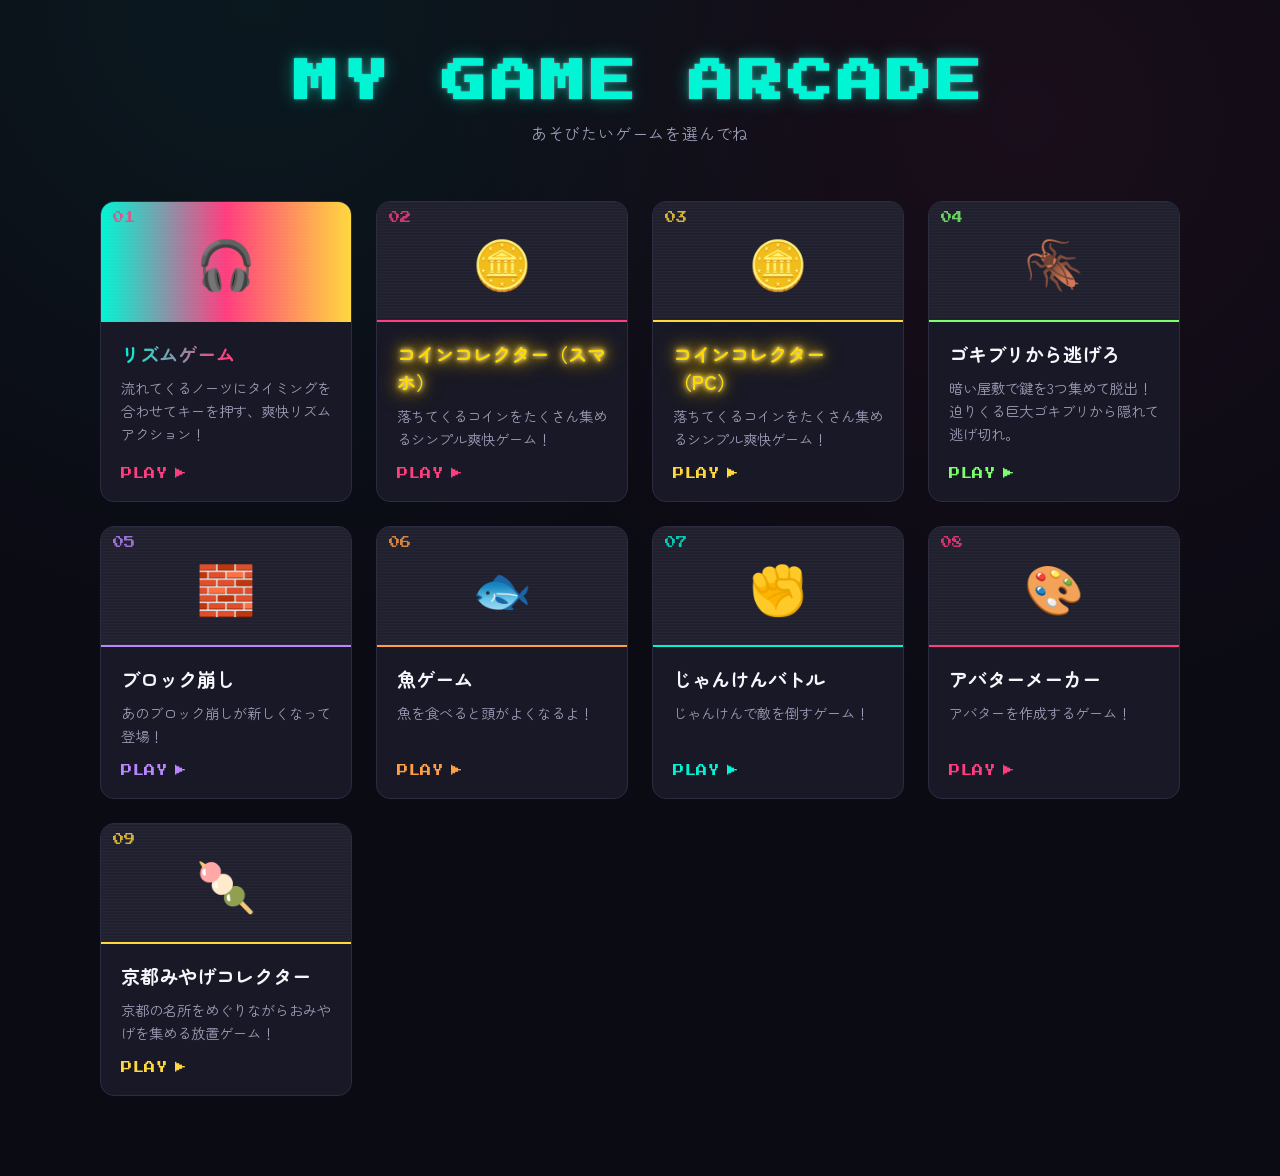
<file: index.html>
<!DOCTYPE html>
<html lang="ja">
<head>
  <meta charset="UTF-8">
  <meta name="viewport" content="width=device-width, initial-scale=1.0">
  <title>マイゲームズ | My Game Arcade</title>
  <link rel="preconnect" href="https://fonts.googleapis.com">
  <link rel="preconnect" href="https://fonts.gstatic.com" crossorigin>
  <link href="https://fonts.googleapis.com/css2?family=Press+Start+2P&family=Zen+Maru+Gothic:wght@500;700;900&display=swap" rel="stylesheet">
  <style>
    :root {
      --bg: #0b0b14;
      --surface: #181826;
      --surface-light: #20202f;
      --border: #2c2c40;
      --text: #f5f5fa;
      --text-muted: #9b9bb5;

      --cyan: #00f5d4;
      --cyan-glow: rgba(0, 245, 212, 0.35);
      --magenta: #ff3d7f;
      --magenta-glow: rgba(255, 61, 127, 0.35);
      --yellow: #ffd83d;
      --yellow-glow: rgba(255, 216, 61, 0.35);
      --green: #7cff6b;
      --green-glow: rgba(124, 255, 107, 0.35);
      --purple: #b986ff;
      --purple-glow: rgba(185, 134, 255, 0.35);
      --orange: #ff9f45;
      --orange-glow: rgba(255, 159, 69, 0.35);
    }

    * {
      box-sizing: border-box;
    }

    body {
      margin: 0;
      padding: 60px 20px 80px;
      background-color: var(--bg);
      background-image:
        radial-gradient(circle at 20% 0%, rgba(0, 245, 212, 0.06), transparent 40%),
        radial-gradient(circle at 80% 10%, rgba(255, 61, 127, 0.06), transparent 40%);
      color: var(--text);
      font-family: 'Zen Maru Gothic', 'Segoe UI', sans-serif;
    }

    /* ===== ヘッダー（マーキー風タイトル） ===== */
    .arcade-header {
      text-align: center;
      margin-bottom: 56px;
    }

    .arcade-header h1 {
      font-family: 'Press Start 2P', 'Zen Maru Gothic', sans-serif;
      font-size: clamp(1.6rem, 6vw, 2.8rem);
      letter-spacing: 0.1em;
      margin: 0 0 16px;
      color: var(--cyan);
      text-shadow:
        0 0 6px var(--cyan-glow),
        0 0 18px var(--cyan-glow),
        0 0 2px var(--magenta);
      animation: flicker 6s infinite;
    }

    .arcade-header p {
      margin: 0;
      color: var(--text-muted);
      font-size: 1rem;
      letter-spacing: 0.05em;
    }

    @keyframes flicker {
      0%, 91%, 100% { opacity: 1; }
      92% { opacity: 0.75; }
      93% { opacity: 1; }
      95% { opacity: 0.85; }
      96% { opacity: 1; }
    }

    @media (prefers-reduced-motion: reduce) {
      .arcade-header h1 {
        animation: none;
      }
    }

    /* ===== ゲーム一覧グリッド ===== */
    .game-grid {
      display: grid;
      grid-template-columns: repeat(auto-fit, minmax(250px, 1fr));
      gap: 24px;
      max-width: 1080px;
      margin: 0 auto;
    }

    /* ===== ゲームカード ===== */
    .game-card {
      display: flex;
      flex-direction: column;
      background-color: var(--surface);
      border: 1px solid var(--border);
      border-radius: 14px;
      overflow: hidden;
      text-decoration: none;
      color: inherit;
      transition: transform 0.2s ease, box-shadow 0.2s ease, border-color 0.2s ease;
    }

    .game-card:hover,
    .game-card:focus-visible {
      transform: translateY(-6px);
      border-color: var(--accent);
      box-shadow: 0 12px 24px -8px var(--accent-glow);
      outline: none;
    }

    /* カード上部：アイコン表示エリア（CRT風スキャンライン） */
    .card-screen {
      position: relative;
      display: flex;
      align-items: center;
      justify-content: center;
      height: 120px;
      background-color: var(--surface-light);
      background-image: repeating-linear-gradient(
        0deg,
        rgba(255, 255, 255, 0.025) 0px,
        rgba(255, 255, 255, 0.025) 1px,
        transparent 1px,
        transparent 3px
      );
      border-bottom: 2px solid var(--accent);
      font-size: 3rem;
    }

    .card-number {
      position: absolute;
      top: 10px;
      left: 12px;
      font-family: 'Press Start 2P', sans-serif;
      font-size: 0.7rem;
      color: var(--accent);
      opacity: 0.8;
    }

    /* カード下部：テキスト情報 */
    .game-info {
      padding: 18px 20px 22px;
      display: flex;
      flex-direction: column;
      flex-grow: 1;
    }

    .game-title {
      font-size: 1.2rem;
      margin: 0 0 8px;
      color: var(--text);
    }

    .game-title.gold-glow {
      color: #ffd700;
      text-shadow:
        0 0 4px #fff7cc,
        0 0 8px #ffd700,
        0 0 16px #ffb700,
        0 0 24px #ffb700;
      animation: gold-glow-pulse 1.6s ease-in-out infinite alternate;
    }

    @keyframes gold-glow-pulse {
      from {
        text-shadow:
          0 0 4px #fff7cc,
          0 0 8px #ffd700,
          0 0 16px #ffb700,
          0 0 24px #ffb700;
      }
      to {
        text-shadow:
          0 0 6px #fff7cc,
          0 0 12px #ffd700,
          0 0 24px #ffb700,
          0 0 36px #ffb700;
      }
    }

    .game-desc {
      color: var(--text-muted);
      font-size: 0.9rem;
      line-height: 1.6;
      margin: 0 0 18px;
      flex-grow: 1;
    }

    .play-btn {
      align-self: flex-start;
      font-family: 'Press Start 2P', sans-serif;
      font-size: 0.7rem;
      letter-spacing: 0.05em;
      color: var(--accent);
      display: inline-flex;
      align-items: center;
      gap: 8px;
    }

    .play-btn .arrow {
      transition: transform 0.2s ease;
    }

    .game-card:hover .play-btn .arrow,
    .game-card:focus-visible .play-btn .arrow {
      transform: translateX(4px);
    }

    /* ===== カードごとのアクセントカラー（6色を順番に割り当て） ===== */
    .game-card:nth-child(6n + 1) { --accent: var(--cyan);    --accent-glow: var(--cyan-glow); }
    .game-card:nth-child(6n + 2) { --accent: var(--magenta); --accent-glow: var(--magenta-glow); }
    .game-card:nth-child(6n + 3) { --accent: var(--yellow);  --accent-glow: var(--yellow-glow); }
    .game-card:nth-child(6n + 4) { --accent: var(--green);   --accent-glow: var(--green-glow); }
    .game-card:nth-child(6n + 5) { --accent: var(--purple);  --accent-glow: var(--purple-glow); }
    .game-card:nth-child(6n + 6) { --accent: var(--orange);  --accent-glow: var(--orange-glow); }

    /* ===== リズムゲーム専用：虹色に光るカラフル演出 ===== */
    .game-card.rhythm-card {
      --accent: var(--magenta);
      --accent-glow: var(--magenta-glow);
    }

    .card-screen.rainbow-screen {
      background-image:
        repeating-linear-gradient(
          0deg,
          rgba(255, 255, 255, 0.025) 0px,
          rgba(255, 255, 255, 0.025) 1px,
          transparent 1px,
          transparent 3px
        ),
        linear-gradient(90deg,
          var(--cyan), var(--magenta), var(--yellow),
          var(--green), var(--purple), var(--orange), var(--cyan));
      background-size: auto, 300% 100%;
      animation: rainbow-shift 5s linear infinite;
      border-bottom: 2px solid transparent;
    }

    @keyframes rainbow-shift {
      0% { background-position: 0 0, 0% 50%; }
      100% { background-position: 0 0, 300% 50%; }
    }

    .game-title.rainbow-glow {
      background-image: linear-gradient(90deg,
        var(--cyan), var(--magenta), var(--yellow),
        var(--green), var(--purple), var(--orange), var(--cyan));
      background-size: 300% auto;
      -webkit-background-clip: text;
      background-clip: text;
      color: transparent;
      animation: rainbow-shift-text 5s linear infinite;
    }

    @keyframes rainbow-shift-text {
      0% { background-position: 0% 50%; }
      100% { background-position: 300% 50%; }
    }

    @media (prefers-reduced-motion: reduce) {
      .card-screen.rainbow-screen,
      .game-title.rainbow-glow {
        animation: none;
      }
    }

    /* ===== スマホ対応 ===== */
    @media (max-width: 480px) {
      body {
        padding: 40px 14px 60px;
      }

      .arcade-header {
        margin-bottom: 36px;
      }

      .game-grid {
        grid-template-columns: 1fr;
        gap: 18px;
      }

      .card-screen {
        height: 100px;
        font-size: 2.5rem;
      }
    }
  </style>
</head>
<body>
  <header class="arcade-header">
    <h1>MY GAME ARCADE</h1>
    <p>あそびたいゲームを選んでね</p>
  </header>

  <div class="game-grid">

    <a href="games/rhythm-game/index.html" class="game-card rhythm-card">
      <div class="card-screen rainbow-screen">
        <span class="card-number">01</span>
        <span>🎧</span>
      </div>
      <div class="game-info">
        <h2 class="game-title rainbow-glow">リズムゲーム</h2>
        <p class="game-desc">流れてくるノーツにタイミングを合わせてキーを押す、爽快リズムアクション！</p>
        <span class="play-btn">PLAY <span class="arrow">▶</span></span>
      </div>
    </a>

    <a href="games/coinCollector/smartphone.html" class="game-card">
      <div class="card-screen">
        <span class="card-number">02</span>
        <span>🪙</span>
      </div>
      <div class="game-info">
        <h2 class="game-title gold-glow">コインコレクター（スマホ）</h2>
        <p class="game-desc">落ちてくるコインをたくさん集めるシンプル爽快ゲーム！</p>
        <span class="play-btn">PLAY <span class="arrow">▶</span></span>
      </div>
    </a>

    <a href="games/coinCollector/pc.html" class="game-card">
      <div class="card-screen">
        <span class="card-number">03</span>
        <span>🪙</span>
      </div>
      <div class="game-info">
        <h2 class="game-title gold-glow">コインコレクター（PC）</h2>
        <p class="game-desc">落ちてくるコインをたくさん集めるシンプル爽快ゲーム！</p>
        <span class="play-btn">PLAY <span class="arrow">▶</span></span>
      </div>
    </a>

    <a href="games/escapeTheRoach/index.html" class="game-card">
      <div class="card-screen">
        <span class="card-number">04</span>
        <span>🪳</span>
      </div>
      <div class="game-info">
        <h2 class="game-title">ゴキブリから逃げろ</h2>
        <p class="game-desc">暗い屋敷で鍵を3つ集めて脱出！迫りくる巨大ゴキブリから隠れて逃げ切れ。</p>
        <span class="play-btn">PLAY <span class="arrow">▶</span></span>
      </div>
    </a>

    <a href="games/breakOut/index.html" class="game-card">
      <div class="card-screen">
        <span class="card-number">05</span>
        <span>🧱</span>
      </div>
      <div class="game-info">
        <h2 class="game-title">ブロック崩し</h2>
        <p class="game-desc">あのブロック崩しが新しくなって登場！</p>
        <span class="play-btn">PLAY <span class="arrow">▶</span></span>
      </div>
    </a>

    <a href="games/fishAttack/index.html" class="game-card">
      <div class="card-screen">
        <span class="card-number">06</span>
        <span>🐟</span>
      </div>
      <div class="game-info">
        <h2 class="game-title">魚ゲーム</h2>
        <p class="game-desc">魚を食べると頭がよくなるよ！</p>
        <span class="play-btn">PLAY <span class="arrow">▶</span></span>
      </div>
    </a>

    <a href="games/jankenBattle/index.html" class="game-card">
      <div class="card-screen">
        <span class="card-number">07</span>
        <span>✊</span>
      </div>
      <div class="game-info">
        <h2 class="game-title">じゃんけんバトル</h2>
        <p class="game-desc">じゃんけんで敵を倒すゲーム！</p>
        <span class="play-btn">PLAY <span class="arrow">▶</span></span>
      </div>
    </a>

    <a href="games/avatarCreator/index.html" class="game-card">
      <div class="card-screen">
        <span class="card-number">08</span>
        <span>🎨</span>
      </div>
      <div class="game-info">
        <h2 class="game-title">アバターメーカー</h2>
        <p class="game-desc">アバターを作成するゲーム！</p>
        <span class="play-btn">PLAY <span class="arrow">▶</span></span>
      </div>
    </a>

    <a href="games/kyoto-yatsuhashi-clicker/index.html" class="game-card">
      <div class="card-screen">
        <span class="card-number">09</span>
        <span>🍡</span>
      </div>
      <div class="game-info">
        <h2 class="game-title">京都みやげコレクター</h2>
        <p class="game-desc">京都の名所をめぐりながらおみやげを集める放置ゲーム！</p>
        <span class="play-btn">PLAY <span class="arrow">▶</span></span>
      </div>
    </a>

  </div>
</body>
</html>
</file>
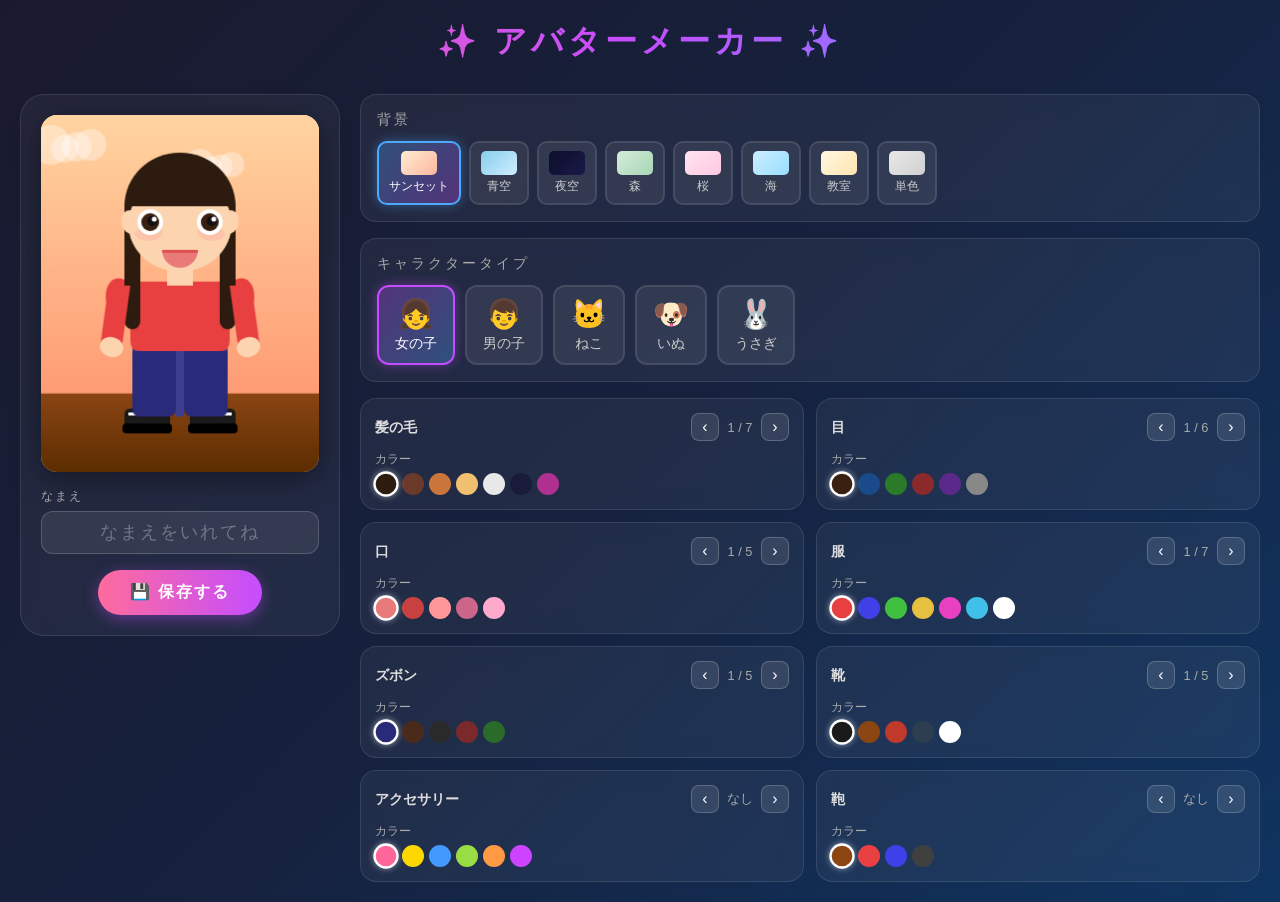
<file: games/avatarCreator/index.html>
<!DOCTYPE html>
<html lang="ja">
<head>
<meta charset="UTF-8">
<meta name="viewport" content="width=device-width, initial-scale=1.0">
<title>アバターメーカー</title>
<style>
  * { box-sizing: border-box; margin: 0; padding: 0; }

  body {
    background: linear-gradient(135deg, #1a1a2e 0%, #16213e 50%, #0f3460 100%);
    min-height: 100vh;
    font-family: 'Segoe UI', 'Yu Gothic', sans-serif;
    color: #fff;
    overflow-x: hidden;
  }

  h1 {
    text-align: center;
    padding: 20px;
    font-size: 2rem;
    background: linear-gradient(90deg, #ff6b9d, #c44dff, #4daaff);
    -webkit-background-clip: text;
    -webkit-text-fill-color: transparent;
    background-clip: text;
    text-shadow: none;
    letter-spacing: 4px;
  }

  .main {
    display: flex;
    gap: 20px;
    padding: 10px 20px 20px;
    max-width: 1400px;
    margin: 0 auto;
    align-items: flex-start;
  }

  /* === AVATAR DISPLAY === */
  .avatar-panel {
    flex: 0 0 320px;
    background: rgba(255,255,255,0.05);
    border: 1px solid rgba(255,255,255,0.1);
    border-radius: 24px;
    padding: 20px;
    display: flex;
    flex-direction: column;
    align-items: center;
    gap: 16px;
    position: sticky;
    top: 20px;
    backdrop-filter: blur(10px);
  }

  #avatarCanvas {
    border-radius: 16px;
    background: linear-gradient(160deg, #ffecd2, #fcb69f);
    box-shadow: 0 8px 32px rgba(0,0,0,0.4);
    display: block;
  }

  .btn-save {
    background: linear-gradient(90deg, #ff6b9d, #c44dff);
    border: none;
    color: white;
    padding: 12px 32px;
    border-radius: 50px;
    cursor: pointer;
    font-size: 1rem;
    font-weight: bold;
    letter-spacing: 2px;
    transition: transform 0.2s, box-shadow 0.2s;
    box-shadow: 0 4px 15px rgba(196,77,255,0.4);
  }
  .btn-save:hover { transform: translateY(-2px); box-shadow: 0 6px 20px rgba(196,77,255,0.6); }

  .name-input-wrap {
    width: 100%;
    display: flex;
    flex-direction: column;
    gap: 6px;
  }
  .name-label {
    font-size: 0.78rem;
    letter-spacing: 2px;
    color: #aaa;
    text-transform: uppercase;
  }
  .name-input {
    width: 100%;
    background: rgba(255,255,255,0.08);
    border: 1.5px solid rgba(255,255,255,0.18);
    border-radius: 12px;
    color: #fff;
    font-size: 1.1rem;
    padding: 10px 14px;
    text-align: center;
    letter-spacing: 2px;
    outline: none;
    transition: border-color 0.2s, box-shadow 0.2s;
    font-family: 'Yu Gothic', 'Segoe UI', sans-serif;
  }
  .name-input:focus {
    border-color: #c44dff;
    box-shadow: 0 0 10px rgba(196,77,255,0.35);
  }
  .name-input::placeholder { color: rgba(255,255,255,0.3); }

  /* === CONTROLS === */
  .controls {
    flex: 1;
    display: flex;
    flex-direction: column;
    gap: 16px;
  }

  /* キャラクター種類 */
  .char-type-row {
    background: rgba(255,255,255,0.05);
    border: 1px solid rgba(255,255,255,0.1);
    border-radius: 16px;
    padding: 16px;
    backdrop-filter: blur(10px);
  }

  .section-title {
    font-size: 0.85rem;
    letter-spacing: 3px;
    color: #aaa;
    text-transform: uppercase;
    margin-bottom: 12px;
  }

  .char-buttons {
    display: flex;
    gap: 10px;
    flex-wrap: wrap;
  }

  .char-btn {
    display: flex;
    flex-direction: column;
    align-items: center;
    gap: 4px;
    padding: 10px 16px;
    background: rgba(255,255,255,0.07);
    border: 2px solid rgba(255,255,255,0.1);
    border-radius: 12px;
    cursor: pointer;
    transition: all 0.2s;
    color: #ccc;
    font-size: 0.85rem;
    min-width: 70px;
  }
  .char-btn .icon { font-size: 1.8rem; }
  .char-btn:hover { background: rgba(255,255,255,0.15); border-color: rgba(255,255,255,0.3); }
  .char-btn.active {
    background: linear-gradient(135deg, rgba(196,77,255,0.3), rgba(77,170,255,0.3));
    border-color: #c44dff;
    color: #fff;
    box-shadow: 0 0 12px rgba(196,77,255,0.4);
  }

  /* パーツパネル */
  .parts-grid {
    display: grid;
    grid-template-columns: 1fr 1fr;
    gap: 12px;
  }

  .part-section {
    background: rgba(255,255,255,0.05);
    border: 1px solid rgba(255,255,255,0.1);
    border-radius: 16px;
    padding: 14px;
    backdrop-filter: blur(10px);
  }

  .part-header {
    display: flex;
    justify-content: space-between;
    align-items: center;
    margin-bottom: 10px;
  }

  .part-name {
    font-size: 0.9rem;
    font-weight: bold;
    color: #ddd;
  }

  .part-nav {
    display: flex;
    align-items: center;
    gap: 6px;
  }

  .nav-btn {
    background: rgba(255,255,255,0.1);
    border: 1px solid rgba(255,255,255,0.2);
    color: #fff;
    width: 28px;
    height: 28px;
    border-radius: 8px;
    cursor: pointer;
    font-size: 1rem;
    display: flex;
    align-items: center;
    justify-content: center;
    transition: all 0.15s;
  }
  .nav-btn:hover { background: rgba(255,255,255,0.25); }

  .part-index {
    font-size: 0.8rem;
    color: #aaa;
    min-width: 30px;
    text-align: center;
  }

  /* 色選択 */
  .color-label {
    font-size: 0.75rem;
    color: #aaa;
    margin-top: 8px;
    margin-bottom: 5px;
  }

  .color-swatches {
    display: flex;
    flex-wrap: wrap;
    gap: 5px;
  }

  .swatch {
    width: 22px;
    height: 22px;
    border-radius: 50%;
    cursor: pointer;
    border: 2px solid transparent;
    transition: transform 0.15s, border-color 0.15s;
  }
  .swatch:hover { transform: scale(1.2); }
  .swatch.active { border-color: #fff; transform: scale(1.15); box-shadow: 0 0 6px rgba(255,255,255,0.5); }

  /* 背景セクション */
  .bg-section {
    background: rgba(255,255,255,0.05);
    border: 1px solid rgba(255,255,255,0.1);
    border-radius: 16px;
    padding: 16px;
    backdrop-filter: blur(10px);
  }
  .bg-buttons {
    display: flex;
    flex-wrap: wrap;
    gap: 8px;
  }
  .bg-btn {
    display: flex;
    flex-direction: column;
    align-items: center;
    gap: 3px;
    padding: 8px 10px;
    background: rgba(255,255,255,0.07);
    border: 2px solid rgba(255,255,255,0.1);
    border-radius: 10px;
    cursor: pointer;
    color: #ccc;
    font-size: 0.78rem;
    transition: all 0.2s;
    min-width: 60px;
  }
  .bg-btn .bg-prev {
    width: 36px;
    height: 24px;
    border-radius: 5px;
    display: block;
  }
  .bg-btn:hover { background: rgba(255,255,255,0.15); border-color: rgba(255,255,255,0.3); }
  .bg-btn.active {
    background: linear-gradient(135deg, rgba(77,170,255,0.3), rgba(196,77,255,0.3));
    border-color: #4daaff;
    color: #fff;
    box-shadow: 0 0 12px rgba(77,170,255,0.4);
  }
  .bg-solid-colors {
    display: flex;
    flex-wrap: wrap;
    gap: 6px;
    margin-top: 10px;
  }

  /* ─── タッチ最適化 ─── */
  button {
    touch-action: manipulation;
    -webkit-tap-highlight-color: transparent;
    user-select: none;
  }

  /* Canvas をCSSでスケール可能に */
  #avatarCanvas {
    max-width: 100%;
    height: auto;
  }

  /* ─── タブレット・大型スマホ（〜 767px）─── */
  @media (max-width: 767px) {
    h1 {
      font-size: 1.5rem;
      padding: 14px 12px;
      letter-spacing: 2px;
    }

    .main {
      flex-direction: column;   /* 縦並びに切り替え */
      padding: 8px 12px 24px;
      gap: 14px;
    }

    .avatar-panel {
      flex: none;
      width: 100%;
      position: static;         /* sticky 解除 */
      flex-direction: row;      /* キャンバス と 入力を横並び */
      flex-wrap: wrap;
      justify-content: center;
      align-items: flex-start;
      gap: 14px;
      padding: 14px 16px;
    }

    #avatarCanvas {
      max-width: 200px;
      flex-shrink: 0;
    }

    .name-input-wrap {
      flex: 1;
      min-width: 140px;
    }

    .btn-save {
      width: 100%;
      padding: 10px 20px;
      font-size: 0.92rem;
    }

    .char-type-row,
    .part-section,
    .bg-section { padding: 12px; }

    .section-title {
      font-size: 0.8rem;
      letter-spacing: 2px;
      margin-bottom: 8px;
    }

    .nav-btn {
      width: 34px;
      height: 34px;
      font-size: 1.1rem;
      border-radius: 9px;
    }

    .swatch { width: 24px; height: 24px; }
  }

  /* ─── 標準スマホ（〜 480px）─── */
  @media (max-width: 480px) {
    h1 {
      font-size: 1.25rem;
      padding: 12px 10px;
      letter-spacing: 1px;
    }

    .main { padding: 6px 10px 20px; gap: 10px; }

    .avatar-panel {
      padding: 12px;
      gap: 10px;
    }

    #avatarCanvas { max-width: 170px; }

    .name-input {
      font-size: 1rem;
      padding: 8px 10px;
    }

    /* パーツグリッドを1列に */
    .parts-grid { grid-template-columns: 1fr; gap: 8px; }

    .char-buttons { gap: 7px; }
    .char-btn {
      padding: 8px 10px;
      min-width: 54px;
      font-size: 0.78rem;
    }
    .char-btn .icon { font-size: 1.45rem; }

    .bg-buttons { gap: 6px; }
    .bg-btn {
      padding: 6px 7px;
      min-width: 48px;
      font-size: 0.7rem;
    }
    .bg-btn .bg-prev { width: 28px; height: 18px; }

    .part-section { padding: 10px 12px; }
    .part-header { margin-bottom: 8px; }
    .part-name { font-size: 0.82rem; }
    .part-nav { gap: 4px; }
    .part-index { font-size: 0.74rem; }

    .color-label { font-size: 0.7rem; margin-top: 6px; margin-bottom: 4px; }
    .color-swatches { gap: 4px; }
    .swatch { width: 22px; height: 22px; }
    .bg-solid-colors { gap: 5px; }
  }

  /* ─── 小型スマホ（〜 360px）─── */
  @media (max-width: 360px) {
    .avatar-panel { flex-direction: column; align-items: center; }
    #avatarCanvas { max-width: 200px; }   /* 縦積みなら少し大きく */
    .char-btn { min-width: 48px; padding: 7px 8px; }
    .nav-btn { width: 30px; height: 30px; font-size: 1rem; }
  }
</style>
</head>
<body>

<h1>✨ アバターメーカー ✨</h1>

<div class="main">
  <!-- アバタープレビュー -->
  <div class="avatar-panel">
    <canvas id="avatarCanvas" width="280" height="360"></canvas>
    <div class="name-input-wrap">
      <span class="name-label">なまえ</span>
      <input class="name-input" id="nameInput" type="text" maxlength="12" placeholder="なまえをいれてね">
    </div>
    <button class="btn-save" onclick="saveAvatar()">💾 保存する</button>
  </div>

  <!-- コントロール -->
  <div class="controls">
    <!-- 背景 -->
    <div class="bg-section">
      <div class="section-title">背景</div>
      <div class="bg-buttons" id="bgButtons"></div>
      <div class="bg-solid-colors" id="bgSolidColors" style="display:none"></div>
    </div>

    <!-- キャラクター種類 -->
    <div class="char-type-row">
      <div class="section-title">キャラクタータイプ</div>
      <div class="char-buttons">
        <button class="char-btn active" onclick="setCharType('girl',this)"><span class="icon">👧</span>女の子</button>
        <button class="char-btn" onclick="setCharType('boy',this)"><span class="icon">👦</span>男の子</button>
        <button class="char-btn" onclick="setCharType('cat',this)"><span class="icon">🐱</span>ねこ</button>
        <button class="char-btn" onclick="setCharType('dog',this)"><span class="icon">🐶</span>いぬ</button>
        <button class="char-btn" onclick="setCharType('rabbit',this)"><span class="icon">🐰</span>うさぎ</button>
      </div>
    </div>

    <!-- パーツ -->
    <div class="parts-grid" id="partsGrid"></div>
  </div>
</div>

<script>
// ===== DATA =====
const PARTS_DEF = [
  { id: 'hair',      label: '髪の毛',       count: 7, colors: ['#2c1b0e','#6b3a2a','#c8763a','#f0c070','#e8e8e8','#1a1a3a','#b03090'] },
  { id: 'eyes',      label: '目',           count: 6, colors: ['#3a2010','#1a4a8a','#2a7a2a','#8a2a2a','#5a2a8a','#888888'] },
  { id: 'mouth',     label: '口',           count: 5, colors: ['#e87a7a','#c84040','#ff9999','#cc6688','#ffaacc'] },
  { id: 'top',       label: '服',           count: 7, colors: ['#e84040','#4040e8','#40c040','#e8c040','#e840c0','#40c0e8','#ffffff'] },
  { id: 'bottom',    label: 'ズボン',       count: 5, colors: ['#2a2a7a','#4a2a1a','#2a2a2a','#7a2a2a','#2a6a2a'] },
  { id: 'shoes',     label: '靴',           count: 5, colors: ['#1a1a1a','#8b4513','#c0392b','#2c3e50','#ffffff'] },
  { id: 'accessory', label: 'アクセサリー', count: 6, colors: ['#ff6699','#ffd700','#4499ff','#99dd44','#ff9944','#cc44ff'] },
  { id: 'bag',       label: '鞄',           count: 4, colors: ['#8b4513','#e84040','#4040e8','#404040'] },
];

const BG_PRESETS = [
  { label: 'サンセット', grad: ['#ffecd2','#fcb69f'] },
  { label: '青空',       grad: ['#87ceeb','#d0eeff'] },
  { label: '夜空',       grad: ['#0d0d2b','#1a1a4a'] },
  { label: '森',         grad: ['#d4edda','#a8d5b5'] },
  { label: '桜',         grad: ['#ffe4f0','#ffc8e0'] },
  { label: '海',         grad: ['#cceeff','#99ddff'] },
  { label: '教室',       grad: ['#fff8e1','#ffe4b0'] },
  { label: '単色',       grad: ['#e8e8e8','#d0d0d0'] },
];

const BG_SOLID_COLORS = [
  '#ffffff','#fff0f5','#f0f0ff','#f0fff0','#fffce0','#e0f8ff','#ffe0e0','#f5e0ff',
  '#ffccdd','#ccddff','#ccffee','#ffffcc','#ddeeff','#ffddcc','#e8e8e8','#333344'
];

const state = {
  charType: 'girl',
  bg: { type: 0, solidIdx: 0 },
  parts: {}
};
PARTS_DEF.forEach(p => {
  state.parts[p.id] = { index: 0, colorIdx: 0 };
});

// ===== BACKGROUND UI =====
function buildBgUI() {
  const wrap = document.getElementById('bgButtons');
  BG_PRESETS.forEach((p, i) => {
    const btn = document.createElement('button');
    btn.className = 'bg-btn' + (i === 0 ? ' active' : '');
    btn.onclick = () => setBgType(i, btn);
    const prev = document.createElement('span');
    prev.className = 'bg-prev';
    prev.style.background = `linear-gradient(135deg, ${p.grad[0]}, ${p.grad[1]})`;
    btn.appendChild(prev);
    btn.appendChild(document.createTextNode(p.label));
    wrap.appendChild(btn);
  });

  const solidWrap = document.getElementById('bgSolidColors');
  BG_SOLID_COLORS.forEach((c, i) => {
    const sw = document.createElement('div');
    sw.className = 'swatch' + (i === 0 ? ' active' : '');
    sw.style.background = c;
    sw.style.border = '2px solid rgba(255,255,255,0.3)';
    sw.onclick = () => setBgSolid(i);
    solidWrap.appendChild(sw);
  });
}

function setBgType(idx, btn) {
  state.bg.type = idx;
  document.querySelectorAll('.bg-btn').forEach(b => b.classList.remove('active'));
  btn.classList.add('active');
  document.getElementById('bgSolidColors').style.display = (idx === 7) ? 'flex' : 'none';
  drawAvatar();
}

function setBgSolid(idx) {
  state.bg.solidIdx = idx;
  document.querySelectorAll('#bgSolidColors .swatch').forEach((s,i) => s.classList.toggle('active', i===idx));
  drawAvatar();
}

// ===== BUILD UI =====
function buildPartsUI() {
  const grid = document.getElementById('partsGrid');
  grid.innerHTML = '';
  PARTS_DEF.forEach(def => {
    const sec = document.createElement('div');
    sec.className = 'part-section';
    sec.id = `sec-${def.id}`;
    sec.innerHTML = `
      <div class="part-header">
        <span class="part-name">${def.label}</span>
        <div class="part-nav">
          <button class="nav-btn" onclick="changePart('${def.id}',-1)">&#8249;</button>
          <span class="part-index" id="idx-${def.id}">${partLabel(def.id, 0, def.count)}</span>
          <button class="nav-btn" onclick="changePart('${def.id}',1)">&#8250;</button>
        </div>
      </div>
      <div class="color-label">カラー</div>
      <div class="color-swatches" id="sw-${def.id}"></div>
    `;
    grid.appendChild(sec);

    const swDiv = sec.querySelector(`#sw-${def.id}`);
    def.colors.forEach((c, i) => {
      const sw = document.createElement('div');
      sw.className = 'swatch' + (i === 0 ? ' active' : '');
      sw.style.background = c;
      sw.onclick = () => setColor(def.id, i);
      swDiv.appendChild(sw);
    });
  });
}

const NONE_PARTS = new Set(['accessory','bag']);

function partLabel(id, idx, count) {
  if (NONE_PARTS.has(id) && idx === 0) return 'なし';
  if (NONE_PARTS.has(id)) return `${idx} / ${count - 1}`;
  return `${idx + 1} / ${count}`;
}

function changePart(id, dir) {
  const def = PARTS_DEF.find(p => p.id === id);
  state.parts[id].index = (state.parts[id].index + dir + def.count) % def.count;
  document.getElementById(`idx-${id}`).textContent = partLabel(id, state.parts[id].index, def.count);
  drawAvatar();
}

function setColor(id, idx) {
  state.parts[id].colorIdx = idx;
  const def = PARTS_DEF.find(p => p.id === id);
  const swatches = document.querySelectorAll(`#sw-${id} .swatch`);
  swatches.forEach((s, i) => s.classList.toggle('active', i === idx));
  drawAvatar();
}

function setCharType(type, btn) {
  state.charType = type;
  document.querySelectorAll('.char-btn').forEach(b => b.classList.remove('active'));
  btn.classList.add('active');
  const isAnimal = type === 'cat' || type === 'dog' || type === 'rabbit';
  const hairSec = document.getElementById('sec-hair');
  if (hairSec) hairSec.style.display = isAnimal ? 'none' : '';
  drawAvatar();
}

// ===== DRAWING =====
const canvas = document.getElementById('avatarCanvas');
const ctx = canvas.getContext('2d');

function getColor(partId) {
  const def = PARTS_DEF.find(p => p.id === partId);
  return def.colors[state.parts[partId].colorIdx];
}

function drawAvatar() {
  const W = canvas.width, H = canvas.height;
  ctx.clearRect(0, 0, W, H);

  drawBackground(W, H);

  // Draw based on char type
  const type = state.charType;
  if (type === 'girl' || type === 'boy') drawHuman(type);
  else drawAnimal(type);

  drawName();
}

// ===== BACKGROUND DRAWING =====
function drawBackground(W, H) {
  const t = state.bg.type;

  function grad(c1, c2) {
    const g = ctx.createLinearGradient(0, 0, 0, H);
    g.addColorStop(0, c1); g.addColorStop(1, c2);
    ctx.fillStyle = g; ctx.fillRect(0, 0, W, H);
  }
  function cloud(x, y, s) {
    ctx.fillStyle = 'rgba(255,255,255,0.88)';
    [[0,0,s],[s*.7,s*.2,s*.7],[s*1.3,s*.1,s*.75],[s*2,0,s*.8]].forEach(([dx,dy,r])=>{
      ctx.beginPath(); ctx.arc(x+dx, y+dy, r, 0, Math.PI*2); ctx.fill();
    });
  }
  function ground(c1, c2, yStart) {
    const g = ctx.createLinearGradient(0, yStart, 0, H);
    g.addColorStop(0, c1); g.addColorStop(1, c2);
    ctx.fillStyle = g; ctx.fillRect(0, yStart, W, H - yStart);
  }

  switch(t) {
    case 0: // サンセット
      grad('#ffd4a0','#ff8c69');
      // 雲(夕焼け色)
      ctx.globalAlpha = 0.4;
      cloud(10, 30, 20); cloud(160, 50, 16);
      ctx.globalAlpha = 1;
      ground('#8b4513','#5c2e00', H*.78);
      break;

    case 1: // 青空
      grad('#87ceeb','#d0eeff');
      // 太陽
      ctx.fillStyle = '#ffe866';
      ctx.beginPath(); ctx.arc(230, 38, 26, 0, Math.PI*2); ctx.fill();
      ctx.strokeStyle = '#ffd700'; ctx.lineWidth = 2;
      for(let i=0;i<8;i++){
        const a=(i/8)*Math.PI*2;
        ctx.beginPath(); ctx.moveTo(230+32*Math.cos(a),38+32*Math.sin(a));
        ctx.lineTo(230+42*Math.cos(a),38+42*Math.sin(a)); ctx.stroke();
      }
      cloud(20, 36, 18); cloud(130, 52, 14); cloud(200, 25, 11);
      ground('#7ec850','#4a9e2a', H*.76);
      break;

    case 2: // 夜空
      grad('#0d0d2b','#1e2050');
      // 星
      for(let i=0;i<60;i++){
        const sx=Math.sin(i*137.5)*W*.5+W*.5;
        const sy=Math.cos(i*97.3)*H*.35+H*.15;
        const sr=Math.random()*1.4+0.4;
        ctx.fillStyle = `rgba(255,255,220,${0.5+Math.sin(i)*0.4})`;
        ctx.beginPath(); ctx.arc(sx,sy,sr,0,Math.PI*2); ctx.fill();
      }
      // 月
      ctx.fillStyle = '#fffde0';
      ctx.beginPath(); ctx.arc(220, 44, 28, 0, Math.PI*2); ctx.fill();
      ctx.fillStyle = '#1e2050';
      ctx.beginPath(); ctx.arc(232, 38, 24, 0, Math.PI*2); ctx.fill();
      ground('#0a1a0a','#142814', H*.78);
      break;

    case 3: // 森
      grad('#c8e6c9','#a5d6a7');
      // 木（背景）
      [[30,H*.65],[80,H*.58],[200,H*.62],[250,H*.56]].forEach(([tx,ty])=>{
        ctx.fillStyle = '#4a7c59';
        ctx.beginPath(); ctx.moveTo(tx,ty); ctx.lineTo(tx-20,ty+50); ctx.lineTo(tx+20,ty+50); ctx.closePath(); ctx.fill();
        ctx.beginPath(); ctx.moveTo(tx,ty-20); ctx.lineTo(tx-18,ty+20); ctx.lineTo(tx+18,ty+20); ctx.closePath(); ctx.fill();
        ctx.fillStyle = '#5d4037'; ctx.fillRect(tx-5,ty+48,10,22);
      });
      ground('#558b2f','#33691e', H*.78);
      break;

    case 4: // 桜
      grad('#ffe4f0','#ffd0e8');
      // 桜の木の幹
      ctx.fillStyle = '#7a5033';
      ctx.fillRect(W*.1-5, H*.45, 10, H*.35);
      ctx.fillRect(W*.1-5, H*.45, 30, 8);
      ctx.fillRect(W*.1-25, H*.52, 25, 7);
      // 花
      const petalC = ['#ffb7c5','#ff8fa3','#ffc8d5','#ff7090'];
      for(let i=0;i<30;i++){
        const px=Math.sin(i*83)*90+W*.13;
        const py=Math.cos(i*61)*50+H*.38;
        ctx.fillStyle = petalC[i%4];
        ctx.beginPath(); ctx.arc(px,py,6+Math.sin(i)*2,0,Math.PI*2); ctx.fill();
      }
      // 花びらが舞う
      for(let i=0;i<20;i++){
        const px=(i*47)%W*.9+15;
        const py=(i*73+20)%(H*.6)+20;
        ctx.fillStyle = 'rgba(255,180,200,0.7)';
        ctx.beginPath(); ctx.ellipse(px,py,4,2,i*0.5,0,Math.PI*2); ctx.fill();
      }
      ground('#a8d5a2','#7ab87a', H*.78);
      break;

    case 5: // 海
      grad('#87ceeb','#b3e5ff');
      // 太陽
      ctx.fillStyle = '#ffe566';
      ctx.beginPath(); ctx.arc(240, 42, 24, 0, Math.PI*2); ctx.fill();
      cloud(20, 40, 15); cloud(150, 28, 12);
      // 砂浜
      const sand = ctx.createLinearGradient(0,H*.72,0,H);
      sand.addColorStop(0,'#f4d59e'); sand.addColorStop(1,'#e8c076');
      ctx.fillStyle = sand; ctx.fillRect(0, H*.72, W, H*.28);
      // 波
      ctx.strokeStyle = 'rgba(255,255,255,0.7)'; ctx.lineWidth = 3;
      [H*.68, H*.72].forEach(wy=>{
        ctx.beginPath();
        for(let x=0;x<=W;x+=4) ctx.lineTo(x, wy+Math.sin(x*.08)*4);
        ctx.stroke();
      });
      // 海
      const sea = ctx.createLinearGradient(0,H*.55,0,H*.72);
      sea.addColorStop(0,'#29b6f6'); sea.addColorStop(1,'#0288d1');
      ctx.fillStyle = sea; ctx.fillRect(0, H*.55, W, H*.18);
      break;

    case 6: // 教室
      // 壁
      grad('#fff8e1','#ffe0b2');
      // 窓
      ctx.fillStyle = '#b3e5fc';
      roundRect(10, 30, 80, 80, 4); ctx.fill();
      ctx.strokeStyle = '#9ab'; ctx.lineWidth = 3;
      roundRect(10, 30, 80, 80, 4); ctx.stroke();
      ctx.beginPath(); ctx.moveTo(50,30); ctx.lineTo(50,110); ctx.stroke();
      ctx.beginPath(); ctx.moveTo(10,70); ctx.lineTo(90,70); ctx.stroke();
      // 窓の光
      ctx.fillStyle = 'rgba(255,255,200,0.3)';
      ctx.beginPath(); ctx.moveTo(90,30); ctx.lineTo(W*.6,H*.5); ctx.lineTo(W*.7,H*.5); ctx.lineTo(100,30); ctx.closePath(); ctx.fill();
      // 黒板
      ctx.fillStyle = '#2d5a27';
      roundRect(W*.3, 20, W*.65, 70, 4); ctx.fill();
      ctx.strokeStyle = '#4a8a44'; ctx.lineWidth = 2;
      roundRect(W*.3, 20, W*.65, 70, 4); ctx.stroke();
      ctx.fillStyle = 'rgba(255,255,255,0.8)';
      ctx.font = 'bold 11px Yu Gothic,sans-serif';
      ctx.textAlign = 'center'; ctx.fillText('ようこそ！', W*.62, 62);
      // 床
      const floor = ctx.createLinearGradient(0,H*.78,0,H);
      floor.addColorStop(0,'#d7a96d'); floor.addColorStop(1,'#c49055');
      ctx.fillStyle = floor; ctx.fillRect(0, H*.78, W, H*.22);
      // 床の線
      ctx.strokeStyle = 'rgba(180,130,80,0.5)'; ctx.lineWidth = 1;
      for(let i=1;i<4;i++){ ctx.beginPath(); ctx.moveTo(0,H*.78+i*(H*.22/4)); ctx.lineTo(W,H*.78+i*(H*.22/4)); ctx.stroke(); }
      break;

    case 7: // 単色
      ctx.fillStyle = BG_SOLID_COLORS[state.bg.solidIdx];
      ctx.fillRect(0, 0, W, H);
      break;
  }
}

function roundRect(x, y, w, h, r) {
  ctx.beginPath();
  ctx.moveTo(x+r, y);
  ctx.lineTo(x+w-r, y);
  ctx.quadraticCurveTo(x+w, y, x+w, y+r);
  ctx.lineTo(x+w, y+h-r);
  ctx.quadraticCurveTo(x+w, y+h, x+w-r, y+h);
  ctx.lineTo(x+r, y+h);
  ctx.quadraticCurveTo(x, y+h, x, y+h-r);
  ctx.lineTo(x, y+r);
  ctx.quadraticCurveTo(x, y, x+r, y);
  ctx.closePath();
}

const SKIN = '#fcd5b0';
const SKIN_DARK = '#e8a87c';

function drawHuman(type) {
  const cx = 140, W = 280;

  drawShoes(type);
  drawPants(type);
  drawTop(type);

  // 髪の毛（顔の後ろに回る部分）
  drawHairBack(type, cx);

  // ネック
  ctx.fillStyle = SKIN;
  ctx.fillRect(cx-13, 152, 26, 20);

  // 顔
  ctx.fillStyle = SKIN;
  ctx.beginPath();
  ctx.ellipse(cx, 110, 52, 48, 0, 0, Math.PI*2);
  ctx.fill();

  ctx.fillStyle = 'rgba(255,160,160,0.35)';
  ctx.beginPath(); ctx.ellipse(cx-32, 118, 14, 9, 0, 0, Math.PI*2); ctx.fill();
  ctx.beginPath(); ctx.ellipse(cx+32, 118, 14, 9, 0, 0, Math.PI*2); ctx.fill();

  ctx.fillStyle = SKIN;
  ctx.beginPath(); ctx.ellipse(cx-50, 108, 9, 12, -0.2, 0, Math.PI*2); ctx.fill();
  ctx.beginPath(); ctx.ellipse(cx+50, 108, 9, 12, 0.2, 0, Math.PI*2); ctx.fill();

  // 髪の毛（顔の前に出る部分）
  drawHairFront(type, cx);

  drawEyes(type, cx);
  drawMouth(type, cx);
  drawAccessory(cx);
  drawArms(type, cx);
  drawBag(cx);
}

function drawAnimal(type) {
  const cx = 140;
  const skinColor = type === 'cat' ? '#f5c8a0' : type === 'dog' ? '#bf7030' : '#f0d0e8';

  drawShoes(type);
  drawPants(type);
  drawTop(type);

  ctx.fillStyle = skinColor;
  ctx.fillRect(cx-12, 150, 24, 18);

  ctx.fillStyle = skinColor;
  ctx.beginPath();
  ctx.ellipse(cx, 108, 55, 55, 0, 0, Math.PI*2);
  ctx.fill();

  ctx.fillStyle = 'rgba(255,140,140,0.3)';
  ctx.beginPath(); ctx.ellipse(cx-34, 118, 14, 9, 0, 0, Math.PI*2); ctx.fill();
  ctx.beginPath(); ctx.ellipse(cx+34, 118, 14, 9, 0, 0, Math.PI*2); ctx.fill();

  drawAnimalEars(type, cx, skinColor);

  drawEyes(type, cx);
  drawAnimalFace(type, cx);
  drawAccessory(cx);
  drawArms(type, cx);
  drawTail(type, cx);
  drawBag(cx);
}

// ---- HAIR BACK (顔の後ろに回る部分、顔を描く前に描画) ----
function drawHairBack(type, cx) {
  const c = getColor('hair');
  const idx = state.parts['hair'].index;
  ctx.fillStyle = c;

  if (type === 'girl') {
    switch(idx) {
      case 0: // ロング - 両サイドを顔の後ろに
        ctx.fillRect(cx-56, 90, 16, 118);
        ctx.beginPath(); ctx.ellipse(cx-48, 208, 8, 8, 0, 0, Math.PI*2); ctx.fill();
        ctx.fillRect(cx+40, 90, 16, 118);
        ctx.beginPath(); ctx.ellipse(cx+48, 208, 8, 8, 0, 0, Math.PI*2); ctx.fill();
        break;
      case 1: // ツインテール - しっぽを後ろに
        ctx.fillRect(cx-63, 90, 18, 80);
        ctx.beginPath(); ctx.ellipse(cx-54, 170, 9, 9, 0, 0, Math.PI*2); ctx.fill();
        ctx.fillRect(cx+45, 90, 18, 80);
        ctx.beginPath(); ctx.ellipse(cx+54, 170, 9, 9, 0, 0, Math.PI*2); ctx.fill();
        break;
      case 3: // ポニーテール - テールを後ろに
        ctx.fillRect(cx-8, 54, 16, 82);
        ctx.beginPath(); ctx.ellipse(cx, 136, 12, 28, 0.2, 0, Math.PI*2); ctx.fill();
        break;
      case 4: // ウェーブロング - ウェーブを後ろに
        for(let s=-1;s<=1;s+=2) {
          for(let i=0;i<4;i++) {
            ctx.beginPath();
            ctx.ellipse(cx+s*49, 102+i*24, 11, 14, 0, 0, Math.PI*2);
            ctx.fill();
          }
        }
        break;
      case 6: // ストレートミディアム - サイドを後ろに
        ctx.fillRect(cx-55, 90, 16, 75);
        ctx.beginPath(); ctx.ellipse(cx-47, 165, 8, 8, 0, 0, Math.PI*2); ctx.fill();
        ctx.fillRect(cx+39, 90, 16, 75);
        ctx.beginPath(); ctx.ellipse(cx+47, 165, 8, 8, 0, 0, Math.PI*2); ctx.fill();
        break;
    }
  } else {
    // boy / animal - ロング系のみ後ろに
    switch(idx) {
      case 4: // ロングストレート
        ctx.fillRect(cx-55, 90, 15, 78);
        ctx.beginPath(); ctx.ellipse(cx-47, 168, 8, 8, 0, 0, Math.PI*2); ctx.fill();
        ctx.fillRect(cx+40, 90, 15, 78);
        ctx.beginPath(); ctx.ellipse(cx+47, 168, 8, 8, 0, 0, Math.PI*2); ctx.fill();
        break;
      case 5: // ウェーブ
        for(let s=-1;s<=1;s+=2) {
          for(let i=0;i<3;i++) {
            ctx.beginPath(); ctx.ellipse(cx+s*48, 100+i*22, 10, 13, 0, 0, Math.PI*2); ctx.fill();
          }
        }
        break;
    }
  }
}

// ---- HAIR FRONT (顔の上に乗る部分、顔を描いた後に描画) ----
function drawHairFront(type, cx) {
  const c = getColor('hair');
  const idx = state.parts['hair'].index;
  ctx.fillStyle = c;

  if (type === 'girl') {
    switch(idx) {
      case 0: // ロング - トップのみ
        ctx.beginPath(); ctx.ellipse(cx, 92, 56, 54, 0, Math.PI, Math.PI*2); ctx.fill();
        break;
      case 1: // ツインテール - トップ + クリップ
        ctx.beginPath(); ctx.ellipse(cx, 90, 56, 52, 0, Math.PI, Math.PI*2); ctx.fill();
        roundRect(cx-74, 88, 26, 18, 8); ctx.fill();
        roundRect(cx+48, 88, 26, 18, 8); ctx.fill();
        break;
      case 2: // ショート
        ctx.beginPath(); ctx.ellipse(cx, 90, 56, 52, 0, Math.PI, Math.PI*2); ctx.fill();
        ctx.fillRect(cx-55, 90, 18, 40);
        ctx.fillRect(cx+37, 90, 18, 40);
        break;
      case 3: // ポニーテール - トップ + 短いサイド
        ctx.beginPath(); ctx.ellipse(cx, 90, 56, 52, 0, Math.PI, Math.PI*2); ctx.fill();
        ctx.fillRect(cx-55, 90, 14, 28);
        ctx.fillRect(cx+41, 90, 14, 28);
        break;
      case 4: // ウェーブロング - トップのみ
        ctx.beginPath(); ctx.ellipse(cx, 90, 56, 54, 0, Math.PI, Math.PI*2); ctx.fill();
        break;
      case 5: // おだんご
        ctx.beginPath(); ctx.ellipse(cx, 90, 56, 52, 0, Math.PI, Math.PI*2); ctx.fill();
        ctx.beginPath(); ctx.arc(cx-28, 64, 22, 0, Math.PI*2); ctx.fill();
        ctx.beginPath(); ctx.arc(cx+28, 64, 22, 0, Math.PI*2); ctx.fill();
        break;
      case 6: // ストレートミディアム - トップのみ
        ctx.beginPath(); ctx.ellipse(cx, 90, 56, 54, 0, Math.PI, Math.PI*2); ctx.fill();
        break;
    }
  } else {
    switch(idx) {
      case 0: // ショート刈り上げ
        ctx.beginPath(); ctx.ellipse(cx, 90, 56, 50, 0, Math.PI, Math.PI*2); ctx.fill();
        ctx.fillRect(cx-55, 90, 12, 25);
        ctx.fillRect(cx+43, 90, 12, 25);
        break;
      case 1: // マッシュ
        ctx.beginPath(); ctx.ellipse(cx, 88, 58, 52, 0, Math.PI, Math.PI*2); ctx.fill();
        ctx.fillRect(cx-56, 88, 16, 32);
        ctx.fillRect(cx+40, 88, 16, 32);
        ctx.fillRect(cx-40, 56, 80, 18);
        break;
      case 2: // サイドパート
        ctx.beginPath(); ctx.ellipse(cx, 90, 56, 52, 0, Math.PI, Math.PI*2); ctx.fill();
        ctx.fillRect(cx-55, 90, 14, 28);
        ctx.fillRect(cx+41, 90, 14, 28);
        ctx.fillRect(cx-30, 56, 70, 20);
        break;
      case 3: // ツンツン
        ctx.beginPath(); ctx.ellipse(cx, 90, 56, 52, 0, Math.PI, Math.PI*2); ctx.fill();
        for(let i=-2;i<=2;i++) {
          ctx.beginPath();
          ctx.moveTo(cx+i*18-6, 72);
          ctx.lineTo(cx+i*18, 44+Math.abs(i)*6);
          ctx.lineTo(cx+i*18+6, 72);
          ctx.fill();
        }
        break;
      case 4: // ロングストレート - トップのみ
        ctx.beginPath(); ctx.ellipse(cx, 90, 56, 54, 0, Math.PI, Math.PI*2); ctx.fill();
        break;
      case 5: // ウェーブ - トップのみ
        ctx.beginPath(); ctx.ellipse(cx, 90, 56, 52, 0, Math.PI, Math.PI*2); ctx.fill();
        break;
      case 6: // 帽子風
        ctx.beginPath(); ctx.ellipse(cx, 90, 56, 52, 0, Math.PI, Math.PI*2); ctx.fill();
        roundRect(cx-64, 78, 128, 12, 4); ctx.fill();
        roundRect(cx-44, 42, 88, 40, 12); ctx.fill();
        break;
    }
  }
}

// ---- EYES ----
function drawEyes(type, cx) {
  const c = getColor('eyes');
  const idx = state.parts['eyes'].index;
  const y = 108;

  function drawOneEye(ex) {
    switch(idx) {
      case 0: // 丸目
        ctx.fillStyle = '#fff';
        ctx.beginPath(); ctx.ellipse(ex, y, 13, 13, 0, 0, Math.PI*2); ctx.fill();
        ctx.fillStyle = c;
        ctx.beginPath(); ctx.ellipse(ex, y, 9, 9, 0, 0, Math.PI*2); ctx.fill();
        ctx.fillStyle = '#111';
        ctx.beginPath(); ctx.ellipse(ex+2, y-1, 5, 5, 0, 0, Math.PI*2); ctx.fill();
        ctx.fillStyle = '#fff';
        ctx.beginPath(); ctx.ellipse(ex+4, y-3, 2.5, 2.5, 0, 0, Math.PI*2); ctx.fill();
        break;
      case 1: // キラキラ大目
        ctx.fillStyle = '#fff';
        ctx.beginPath(); ctx.ellipse(ex, y, 15, 16, 0, 0, Math.PI*2); ctx.fill();
        ctx.fillStyle = c;
        ctx.beginPath(); ctx.ellipse(ex, y+1, 11, 12, 0, 0, Math.PI*2); ctx.fill();
        ctx.fillStyle = '#000';
        ctx.beginPath(); ctx.ellipse(ex+2, y, 6, 7, 0, 0, Math.PI*2); ctx.fill();
        ctx.fillStyle = '#fff';
        ctx.beginPath(); ctx.ellipse(ex+4, y-4, 3, 3, 0, 0, Math.PI*2); ctx.fill();
        ctx.beginPath(); ctx.ellipse(ex-3, y+2, 2, 2, 0, 0, Math.PI*2); ctx.fill();
        break;
      case 2: // 細目
        ctx.fillStyle = '#fff';
        ctx.beginPath(); ctx.ellipse(ex, y, 13, 8, 0, 0, Math.PI*2); ctx.fill();
        ctx.fillStyle = c;
        ctx.beginPath(); ctx.ellipse(ex, y, 8, 6, 0, 0, Math.PI*2); ctx.fill();
        ctx.fillStyle = '#111';
        ctx.beginPath(); ctx.ellipse(ex+1, y-1, 4, 4, 0, 0, Math.PI*2); ctx.fill();
        ctx.fillStyle = '#fff';
        ctx.beginPath(); ctx.ellipse(ex+3, y-2, 2, 2, 0, 0, Math.PI*2); ctx.fill();
        break;
      case 3: // 三角目(クール)
        ctx.fillStyle = '#fff';
        ctx.beginPath();
        ctx.moveTo(ex-13, y+8);
        ctx.lineTo(ex+13, y+8);
        ctx.lineTo(ex+13, y-4);
        ctx.lineTo(ex, y-10);
        ctx.lineTo(ex-13, y-4);
        ctx.closePath(); ctx.fill();
        ctx.fillStyle = c;
        ctx.beginPath(); ctx.ellipse(ex, y+2, 8, 8, 0, 0, Math.PI*2); ctx.fill();
        ctx.fillStyle = '#111';
        ctx.beginPath(); ctx.ellipse(ex+2, y+1, 5, 5, 0, 0, Math.PI*2); ctx.fill();
        ctx.fillStyle = '#fff';
        ctx.beginPath(); ctx.ellipse(ex+4, y-1, 2, 2, 0, 0, Math.PI*2); ctx.fill();
        break;
      case 4: // 点目
        ctx.fillStyle = '#222';
        ctx.beginPath(); ctx.arc(ex, y, 7, 0, Math.PI*2); ctx.fill();
        ctx.fillStyle = '#fff';
        ctx.beginPath(); ctx.arc(ex+2, y-2, 2.5, 0, Math.PI*2); ctx.fill();
        break;
      case 5: // きりっと目
        ctx.fillStyle = '#fff';
        ctx.beginPath();
        ctx.moveTo(ex-13, y+6);
        ctx.lineTo(ex+2, y-6);
        ctx.lineTo(ex+13, y-1);
        ctx.lineTo(ex+13, y+8);
        ctx.lineTo(ex-13, y+8);
        ctx.closePath(); ctx.fill();
        ctx.fillStyle = c;
        ctx.beginPath(); ctx.ellipse(ex+1, y+2, 7, 7, 0, 0, Math.PI*2); ctx.fill();
        ctx.fillStyle = '#111';
        ctx.beginPath(); ctx.ellipse(ex+2, y+2, 5, 5, 0, 0, Math.PI*2); ctx.fill();
        ctx.strokeStyle = '#111'; ctx.lineWidth = 2.5;
        ctx.beginPath();
        ctx.moveTo(ex-13, y+6);
        ctx.lineTo(ex+2, y-6);
        ctx.lineTo(ex+13, y-1);
        ctx.stroke();
        ctx.fillStyle = '#fff';
        ctx.beginPath(); ctx.arc(ex+5, y-1, 2.5, 0, Math.PI*2); ctx.fill();
        break;
    }
  }
  drawOneEye(cx-30);
  drawOneEye(cx+30);
}

function drawStar(cx, cy, r1, r2, n, color) {
  ctx.fillStyle = color;
  ctx.beginPath();
  for(let i=0;i<n*2;i++) {
    const r = i%2===0 ? r2 : r1;
    const a = (i*Math.PI/n) - Math.PI/2;
    if(i===0) ctx.moveTo(cx+r*Math.cos(a), cy+r*Math.sin(a));
    else ctx.lineTo(cx+r*Math.cos(a), cy+r*Math.sin(a));
  }
  ctx.closePath(); ctx.fill();
}

// ---- MOUTH ----
function drawMouth(type, cx) {
  const c = getColor('mouth');
  const idx = state.parts['mouth'].index;
  const y = 136;

  ctx.strokeStyle = shadeColor(c, -40);
  ctx.lineWidth = 2;

  switch(idx) {
    case 0: // 笑顔
      ctx.fillStyle = c;
      ctx.beginPath();
      ctx.arc(cx, y, 18, 0, Math.PI);
      ctx.fill();
      ctx.fillStyle = '#e05050';
      ctx.fillRect(cx-18, y, 36, 3);
      break;
    case 1: // 小さい笑顔
      ctx.fillStyle = c;
      ctx.beginPath(); ctx.arc(cx, y+2, 11, 0, Math.PI); ctx.fill();
      break;
    case 2: // ニヤリ
      ctx.fillStyle = c;
      ctx.beginPath();
      ctx.moveTo(cx-20, y-2);
      ctx.quadraticCurveTo(cx, y+16, cx+20, y-2);
      ctx.lineTo(cx+20, y+4);
      ctx.quadraticCurveTo(cx, y+20, cx-20, y+4);
      ctx.closePath(); ctx.fill();
      break;
    case 3: // キャット口
      ctx.strokeStyle = c;
      ctx.lineWidth = 3;
      ctx.beginPath(); ctx.moveTo(cx, y); ctx.lineTo(cx, y+8);
      ctx.moveTo(cx, y+8); ctx.lineTo(cx-14, y+14);
      ctx.moveTo(cx, y+8); ctx.lineTo(cx+14, y+14);
      ctx.stroke();
      break;
    case 4: // びっくり口
      ctx.fillStyle = c;
      ctx.beginPath(); ctx.ellipse(cx, y+6, 14, 16, 0, 0, Math.PI*2); ctx.fill();
      break;
  }
}

// ---- TOP / 服 ----
function drawTop(type) {
  const c = getColor('top');
  const idx = state.parts['top'].index;
  const cx = 140;

  ctx.fillStyle = c;

  switch(idx) {
    case 0: // シンプルTシャツ
      roundRect(cx-50, 168, 100, 70, 10); ctx.fill();
      // sleeves
      ctx.beginPath(); ctx.ellipse(cx-58, 188, 16, 24, -0.3, 0, Math.PI*2); ctx.fill();
      ctx.beginPath(); ctx.ellipse(cx+58, 188, 16, 24, 0.3, 0, Math.PI*2); ctx.fill();
      break;
    case 1: // フーディー
      roundRect(cx-52, 165, 104, 75, 12); ctx.fill();
      ctx.beginPath(); ctx.ellipse(cx-60, 188, 17, 26, -0.3, 0, Math.PI*2); ctx.fill();
      ctx.beginPath(); ctx.ellipse(cx+60, 188, 17, 26, 0.3, 0, Math.PI*2); ctx.fill();
      // hood
      ctx.fillStyle = shadeColor(c, -20);
      ctx.beginPath();
      ctx.moveTo(cx-30, 170); ctx.quadraticCurveTo(cx, 148, cx+30, 170);
      ctx.lineTo(cx+26, 170); ctx.quadraticCurveTo(cx, 154, cx-26, 170);
      ctx.closePath(); ctx.fill();
      break;
    case 2: // ドレス
      ctx.beginPath();
      ctx.moveTo(cx-40, 168); ctx.lineTo(cx+40, 168);
      ctx.lineTo(cx+64, 238); ctx.lineTo(cx-64, 238);
      ctx.closePath(); ctx.fill();
      ctx.beginPath(); ctx.ellipse(cx-48, 186, 14, 22, -0.3, 0, Math.PI*2); ctx.fill();
      ctx.beginPath(); ctx.ellipse(cx+48, 186, 14, 22, 0.3, 0, Math.PI*2); ctx.fill();
      // ribbon
      ctx.fillStyle = shadeColor(c, 30);
      ctx.beginPath();
      ctx.moveTo(cx-10, 172); ctx.lineTo(cx-24, 160); ctx.lineTo(cx, 170); ctx.lineTo(cx+24, 160); ctx.lineTo(cx+10, 172); ctx.lineTo(cx, 164);
      ctx.closePath(); ctx.fill();
      break;
    case 3: // ジャケット
      roundRect(cx-52, 165, 104, 75, 10); ctx.fill();
      ctx.beginPath(); ctx.ellipse(cx-60, 188, 17, 26, -0.3, 0, Math.PI*2); ctx.fill();
      ctx.beginPath(); ctx.ellipse(cx+60, 188, 17, 26, 0.3, 0, Math.PI*2); ctx.fill();
      ctx.fillStyle = shadeColor(c, -25);
      ctx.fillRect(cx-8, 168, 16, 72);
      ctx.fillRect(cx-52, 165, 24, 40);
      ctx.fillRect(cx+28, 165, 24, 40);
      break;
    case 4: // ストライプシャツ
      roundRect(cx-50, 168, 100, 70, 10); ctx.fill();
      ctx.beginPath(); ctx.ellipse(cx-58, 188, 16, 24, -0.3, 0, Math.PI*2); ctx.fill();
      ctx.beginPath(); ctx.ellipse(cx+58, 188, 16, 24, 0.3, 0, Math.PI*2); ctx.fill();
      ctx.fillStyle = shadeColor(c, -30);
      for(let i=0;i<5;i++) {
        ctx.fillRect(cx-50, 174+i*14, 100, 5);
      }
      break;
    case 5: // セーラー服
      ctx.fillStyle = '#3050b0';
      roundRect(cx-52, 165, 104, 75, 10); ctx.fill();
      ctx.beginPath(); ctx.ellipse(cx-60, 188, 17, 26, -0.3, 0, Math.PI*2); ctx.fill();
      ctx.beginPath(); ctx.ellipse(cx+60, 188, 17, 26, 0.3, 0, Math.PI*2); ctx.fill();
      ctx.fillStyle = '#fff';
      ctx.fillRect(cx-52, 200, 104, 6);
      ctx.fillStyle = c;
      ctx.beginPath();
      ctx.moveTo(cx-30, 168); ctx.lineTo(cx, 200); ctx.lineTo(cx+30, 168);
      ctx.closePath(); ctx.fill();
      break;
    case 6: // タンクトップ
      roundRect(cx-38, 168, 76, 70, 10); ctx.fill();
      ctx.fillRect(cx-50, 168, 14, 16);
      ctx.fillRect(cx+36, 168, 14, 16);
      break;
  }
}

// ---- PANTS ----
function drawPants(type) {
  const c = getColor('bottom');
  const idx = state.parts['bottom'].index;
  const cx = 140;

  ctx.fillStyle = c;
  switch(idx) {
    case 0: // ジーンズ
      roundRect(cx-48, 232, 44, 72, 8); ctx.fill();
      roundRect(cx+4, 232, 44, 72, 8); ctx.fill();
      ctx.fillStyle = shadeColor(c, 20);
      ctx.fillRect(cx-48, 232, 96, 6);
      ctx.fillRect(cx-4, 232, 8, 72);
      break;
    case 1: // ショートパンツ
      roundRect(cx-48, 232, 44, 44, 8); ctx.fill();
      roundRect(cx+4, 232, 44, 44, 8); ctx.fill();
      ctx.fillStyle = shadeColor(c, 20);
      ctx.fillRect(cx-48, 232, 96, 5);
      ctx.fillRect(cx-4, 232, 8, 44);
      ctx.fillStyle = SKIN;
      ctx.fillRect(cx-45, 276, 38, 30);
      ctx.fillRect(cx+7, 276, 38, 30);
      break;
    case 2: // スカート
      ctx.beginPath();
      ctx.moveTo(cx-44, 234); ctx.lineTo(cx+44, 234);
      ctx.lineTo(cx+60, 300); ctx.lineTo(cx-60, 300);
      ctx.closePath(); ctx.fill();
      ctx.fillStyle = shadeColor(c, 15);
      ctx.fillRect(cx-44, 234, 88, 6);
      break;
    case 3: // カーゴパンツ
      roundRect(cx-48, 232, 44, 72, 8); ctx.fill();
      roundRect(cx+4, 232, 44, 72, 8); ctx.fill();
      ctx.fillStyle = shadeColor(c, -20);
      roundRect(cx-46, 254, 20, 18, 4); ctx.fill();
      roundRect(cx+26, 254, 20, 18, 4); ctx.fill();
      break;
    case 4: // レギンス
      roundRect(cx-42, 232, 38, 74, 6); ctx.fill();
      roundRect(cx+4, 232, 38, 74, 6); ctx.fill();
      ctx.strokeStyle = shadeColor(c, 30);
      ctx.lineWidth = 2;
      ctx.beginPath(); ctx.moveTo(cx-42, 260); ctx.lineTo(cx-4, 260); ctx.stroke();
      ctx.beginPath(); ctx.moveTo(cx+4, 260); ctx.lineTo(cx+42, 260); ctx.stroke();
      break;
  }
}

// ---- SHOES ----
function drawShoes(type) {
  const c = getColor('shoes');
  const idx = state.parts['shoes'].index;
  const cx = 140;

  ctx.fillStyle = c;
  const sole = shadeColor(c, -40);

  switch(idx) {
    case 0: // スニーカー
      roundRect(cx-56, 296, 46, 22, 6); ctx.fill();
      roundRect(cx+10, 296, 46, 22, 6); ctx.fill();
      ctx.fillStyle = sole;
      roundRect(cx-58, 311, 50, 10, 4); ctx.fill();
      roundRect(cx+8, 311, 50, 10, 4); ctx.fill();
      ctx.fillStyle = '#fff';
      ctx.fillRect(cx-52, 300, 36, 3);
      ctx.fillRect(cx+16, 300, 36, 3);
      break;
    case 1: // ブーツ
      roundRect(cx-52, 278, 38, 42, 6); ctx.fill();
      roundRect(cx+14, 278, 38, 42, 6); ctx.fill();
      ctx.fillStyle = sole;
      roundRect(cx-54, 312, 42, 10, 4); ctx.fill();
      roundRect(cx+12, 312, 42, 10, 4); ctx.fill();
      ctx.fillStyle = shadeColor(c, 20);
      ctx.fillRect(cx-50, 284, 32, 3);
      ctx.fillRect(cx+18, 284, 32, 3);
      break;
    case 2: // ヒール
      roundRect(cx-50, 295, 40, 18, 5); ctx.fill();
      roundRect(cx+10, 295, 40, 18, 5); ctx.fill();
      ctx.fillStyle = sole;
      roundRect(cx-51, 308, 20, 12, 3); ctx.fill();
      roundRect(cx+31, 308, 20, 12, 3); ctx.fill();
      ctx.fillRect(cx-43, 308, 4, 14);
      ctx.fillRect(cx+39, 308, 4, 14);
      break;
    case 3: // サンダル
      ctx.fillStyle = c;
      roundRect(cx-54, 308, 46, 12, 4); ctx.fill();
      roundRect(cx+8, 308, 46, 12, 4); ctx.fill();
      ctx.fillStyle = sole;
      roundRect(cx-56, 314, 50, 8, 3); ctx.fill();
      roundRect(cx+6, 314, 50, 8, 3); ctx.fill();
      ctx.strokeStyle = c; ctx.lineWidth = 4;
      ctx.beginPath(); ctx.moveTo(cx-44, 308); ctx.lineTo(cx-28, 295); ctx.stroke();
      ctx.beginPath(); ctx.moveTo(cx-20, 308); ctx.lineTo(cx-24, 295); ctx.stroke();
      ctx.beginPath(); ctx.moveTo(cx+36, 308); ctx.lineTo(cx+52, 295); ctx.stroke();
      ctx.beginPath(); ctx.moveTo(cx+20, 308); ctx.lineTo(cx+24, 295); ctx.stroke();
      break;
    case 4: // ローファー
      roundRect(cx-52, 298, 44, 20, 7); ctx.fill();
      roundRect(cx+8, 298, 44, 20, 7); ctx.fill();
      ctx.fillStyle = sole;
      roundRect(cx-54, 312, 48, 8, 3); ctx.fill();
      roundRect(cx+6, 312, 48, 8, 3); ctx.fill();
      ctx.fillStyle = shadeColor(c, 30);
      roundRect(cx-44, 299, 28, 8, 3); ctx.fill();
      roundRect(cx+16, 299, 28, 8, 3); ctx.fill();
      break;
  }
}

// ---- ARMS ----
function drawArms(type, cx) {
  const topColor = getColor('top');
  const idx = state.parts['top'].index;

  // Sleeve-less tops show skin
  const sleeveColor = (idx === 6) ? SKIN : topColor;

  ctx.fillStyle = sleeveColor;
  // left arm
  ctx.beginPath();
  ctx.moveTo(cx-50, 172); ctx.lineTo(cx-72, 172);
  ctx.lineTo(cx-80, 230); ctx.lineTo(cx-58, 230);
  ctx.closePath(); ctx.fill();
  // right arm
  ctx.beginPath();
  ctx.moveTo(cx+50, 172); ctx.lineTo(cx+72, 172);
  ctx.lineTo(cx+80, 230); ctx.lineTo(cx+58, 230);
  ctx.closePath(); ctx.fill();

  // hands
  ctx.fillStyle = SKIN;
  ctx.beginPath(); ctx.ellipse(cx-69, 234, 12, 10, 0.3, 0, Math.PI*2); ctx.fill();
  ctx.beginPath(); ctx.ellipse(cx+69, 234, 12, 10, -0.3, 0, Math.PI*2); ctx.fill();
}

// ---- ANIMAL EARS ----
function drawAnimalEars(type, cx, skin) {
  ctx.fillStyle = skin;
  if (type === 'cat') {
    // 三角耳
    ctx.beginPath(); ctx.moveTo(cx-50, 70); ctx.lineTo(cx-68, 28); ctx.lineTo(cx-28, 58); ctx.closePath(); ctx.fill();
    ctx.beginPath(); ctx.moveTo(cx+50, 70); ctx.lineTo(cx+68, 28); ctx.lineTo(cx+28, 58); ctx.closePath(); ctx.fill();
    ctx.fillStyle = '#ffb0c0';
    ctx.beginPath(); ctx.moveTo(cx-50, 66); ctx.lineTo(cx-64, 36); ctx.lineTo(cx-30, 60); ctx.closePath(); ctx.fill();
    ctx.beginPath(); ctx.moveTo(cx+50, 66); ctx.lineTo(cx+64, 36); ctx.lineTo(cx+30, 60); ctx.closePath(); ctx.fill();
  } else if (type === 'dog') {
    // ダックスフンドの長い垂れ耳
    ctx.beginPath(); ctx.ellipse(cx-60, 120, 20, 50, -0.15, 0, Math.PI*2); ctx.fill();
    ctx.beginPath(); ctx.ellipse(cx+60, 120, 20, 50, 0.15, 0, Math.PI*2); ctx.fill();
    ctx.fillStyle = shadeColor(skin, -25);
    ctx.beginPath(); ctx.ellipse(cx-60, 124, 12, 40, -0.15, 0, Math.PI*2); ctx.fill();
    ctx.beginPath(); ctx.ellipse(cx+60, 124, 12, 40, 0.15, 0, Math.PI*2); ctx.fill();
  } else if (type === 'rabbit') {
    // 長い耳
    ctx.beginPath(); ctx.ellipse(cx-30, 46, 13, 44, -0.15, 0, Math.PI*2); ctx.fill();
    ctx.beginPath(); ctx.ellipse(cx+30, 46, 13, 44, 0.15, 0, Math.PI*2); ctx.fill();
    ctx.fillStyle = '#ffb0c0';
    ctx.beginPath(); ctx.ellipse(cx-30, 46, 7, 36, -0.15, 0, Math.PI*2); ctx.fill();
    ctx.beginPath(); ctx.ellipse(cx+30, 46, 7, 36, 0.15, 0, Math.PI*2); ctx.fill();
  }
}

// ---- ANIMAL FACE ----
function drawAnimalFace(type, cx) {
  const y = 126;

  if (type === 'cat') {
    // 鼻
    ctx.fillStyle = '#ff9999';
    ctx.beginPath(); ctx.moveTo(cx, y); ctx.lineTo(cx-6, y+6); ctx.lineTo(cx+6, y+6); ctx.closePath(); ctx.fill();
    // ひげ
    ctx.strokeStyle = '#888'; ctx.lineWidth = 1.5;
    for(let s=-1;s<=1;s+=2) {
      ctx.beginPath(); ctx.moveTo(cx+s*8, y+10); ctx.lineTo(cx+s*36, y+6); ctx.stroke();
      ctx.beginPath(); ctx.moveTo(cx+s*8, y+14); ctx.lineTo(cx+s*36, y+14); ctx.stroke();
    }
    // 口
    ctx.strokeStyle = '#c06080'; ctx.lineWidth = 2;
    ctx.beginPath(); ctx.moveTo(cx, y+6); ctx.lineTo(cx, y+14); ctx.stroke();
    ctx.beginPath(); ctx.moveTo(cx, y+14); ctx.quadraticCurveTo(cx-10, y+20, cx-16, y+16); ctx.stroke();
    ctx.beginPath(); ctx.moveTo(cx, y+14); ctx.quadraticCurveTo(cx+10, y+20, cx+16, y+16); ctx.stroke();
  } else if (type === 'dog') {
    // ダックスフンドの長いマズル
    ctx.fillStyle = shadeColor('#bf7030', -15);
    ctx.beginPath(); ctx.ellipse(cx, y+14, 22, 16, 0, 0, Math.PI*2); ctx.fill();
    // 鼻（横長・大きめ）
    ctx.fillStyle = '#2a1a0a';
    ctx.beginPath(); ctx.ellipse(cx, y+5, 13, 9, 0, 0, Math.PI*2); ctx.fill();
    ctx.fillStyle = '#554433';
    ctx.beginPath(); ctx.ellipse(cx-4, y+3, 4, 3, 0, 0, Math.PI*2); ctx.fill();
    // 口（たれた感じ）
    ctx.strokeStyle = '#7a3a20'; ctx.lineWidth = 2.5;
    ctx.beginPath(); ctx.moveTo(cx, y+14); ctx.lineTo(cx, y+22); ctx.stroke();
    ctx.beginPath(); ctx.moveTo(cx, y+22); ctx.quadraticCurveTo(cx-14, y+30, cx-20, y+24); ctx.stroke();
    ctx.beginPath(); ctx.moveTo(cx, y+22); ctx.quadraticCurveTo(cx+14, y+30, cx+20, y+24); ctx.stroke();
  } else if (type === 'rabbit') {
    // 鼻
    ctx.fillStyle = '#ff99bb';
    ctx.beginPath(); ctx.ellipse(cx, y+2, 8, 6, 0, 0, Math.PI*2); ctx.fill();
    // ひげ
    ctx.strokeStyle = '#bbb'; ctx.lineWidth = 1.2;
    for(let s=-1;s<=1;s+=2) {
      ctx.beginPath(); ctx.moveTo(cx+s*10, y+8); ctx.lineTo(cx+s*34, y+2); ctx.stroke();
      ctx.beginPath(); ctx.moveTo(cx+s*10, y+12); ctx.lineTo(cx+s*34, y+12); ctx.stroke();
    }
    // 口
    ctx.strokeStyle = '#e080a0'; ctx.lineWidth = 2;
    ctx.beginPath(); ctx.moveTo(cx, y+8); ctx.lineTo(cx, y+16); ctx.stroke();
    ctx.beginPath(); ctx.moveTo(cx, y+16); ctx.quadraticCurveTo(cx-8, y+22, cx-14, y+18); ctx.stroke();
    ctx.beginPath(); ctx.moveTo(cx, y+16); ctx.quadraticCurveTo(cx+8, y+22, cx+14, y+18); ctx.stroke();
  }
}

// ---- TAIL ----
function drawTail(type, cx) {
  const skinColor = type === 'cat' ? '#f5c8a0' : type === 'dog' ? '#bf7030' : '#f0d0e8';
  ctx.fillStyle = skinColor;
  ctx.strokeStyle = shadeColor(skinColor, -20);
  ctx.lineWidth = 3;

  if (type === 'cat') {
    ctx.beginPath();
    ctx.moveTo(cx+50, 230);
    ctx.bezierCurveTo(cx+90, 220, cx+100, 190, cx+80, 175);
    ctx.bezierCurveTo(cx+70, 170, cx+68, 178, cx+72, 185);
    ctx.stroke();
    ctx.beginPath(); ctx.ellipse(cx+80, 174, 10, 8, -0.5, 0, Math.PI*2); ctx.fill();
  } else if (type === 'dog') {
    // ダックスフンドのしっぽ（上向きに立つ）
    ctx.lineWidth = 5;
    ctx.beginPath();
    ctx.moveTo(cx+48, 228);
    ctx.bezierCurveTo(cx+70, 220, cx+82, 200, cx+72, 180);
    ctx.stroke();
    ctx.lineWidth = 3;
  } else if (type === 'rabbit') {
    ctx.fillStyle = '#fff';
    ctx.beginPath(); ctx.ellipse(cx+52, 238, 10, 12, 0.3, 0, Math.PI*2); ctx.fill();
  }
}

// ---- ACCESSORY ----
function drawAccessory(cx) {
  const c = getColor('accessory');
  const idx = state.parts['accessory'].index;
  if (idx === 0) return;

  switch(idx) {
    case 1: { // リボン（右寄り）
      const rx = cx + 26;
      ctx.fillStyle = c;
      ctx.beginPath();
      ctx.moveTo(rx-4, 66); ctx.lineTo(rx-26, 52); ctx.lineTo(rx-22, 70); ctx.lineTo(rx-26, 82); ctx.lineTo(rx-4, 70);
      ctx.closePath(); ctx.fill();
      ctx.beginPath();
      ctx.moveTo(rx+4, 66); ctx.lineTo(rx+26, 52); ctx.lineTo(rx+22, 70); ctx.lineTo(rx+26, 82); ctx.lineTo(rx+4, 70);
      ctx.closePath(); ctx.fill();
      ctx.fillStyle = shadeColor(c, 20);
      ctx.beginPath(); ctx.ellipse(rx, 68, 7, 6, 0, 0, Math.PI*2); ctx.fill();
      break;
    }
    case 2: { // 花かんむり
      const fc = ['#ff6699','#ff9944','#ffdd44','#44cc88','#66aaff'];
      for(let i=0;i<9;i++) {
        const a = (i/9)*Math.PI*2 - Math.PI/2;
        const fx = cx + 50*Math.cos(a);
        const fy = 70 + 22*Math.sin(a);
        ctx.fillStyle = fc[i%fc.length];
        ctx.beginPath(); ctx.ellipse(fx, fy, 9, 8, a, 0, Math.PI*2); ctx.fill();
        ctx.fillStyle = '#ffffaa';
        ctx.beginPath(); ctx.ellipse(fx, fy, 4, 4, 0, 0, Math.PI*2); ctx.fill();
      }
      ctx.strokeStyle = '#55aa55'; ctx.lineWidth = 4;
      ctx.beginPath(); ctx.arc(cx, 70, 50, Math.PI+0.25, Math.PI*2-0.25); ctx.stroke();
      break;
    }
    case 3: { // メガネ
      ctx.strokeStyle = c; ctx.lineWidth = 3;
      ctx.fillStyle = 'rgba(180,220,255,0.22)';
      roundRect(cx-47, 100, 30, 22, 6); ctx.fill();
      roundRect(cx-47, 100, 30, 22, 6); ctx.stroke();
      roundRect(cx+17, 100, 30, 22, 6); ctx.fill();
      roundRect(cx+17, 100, 30, 22, 6); ctx.stroke();
      ctx.beginPath(); ctx.moveTo(cx-17, 111); ctx.lineTo(cx+17, 111); ctx.stroke();
      ctx.beginPath(); ctx.moveTo(cx-47, 107); ctx.lineTo(cx-60, 103); ctx.stroke();
      ctx.beginPath(); ctx.moveTo(cx+47, 107); ctx.lineTo(cx+60, 103); ctx.stroke();
      break;
    }
    case 4: { // ニット帽
      ctx.fillStyle = c;
      roundRect(cx-56, 38, 112, 48, 10); ctx.fill();
      ctx.fillStyle = shadeColor(c, -35);
      for(let i=0;i<3;i++) ctx.fillRect(cx-56, 46+i*13, 112, 6);
      ctx.fillStyle = shadeColor(c, 25);
      ctx.beginPath(); ctx.arc(cx, 38, 15, 0, Math.PI*2); ctx.fill();
      ctx.fillStyle = shadeColor(c, -20);
      ctx.beginPath(); ctx.arc(cx, 38, 7, 0, Math.PI*2); ctx.fill();
      break;
    }
    case 5: { // 王冠
      ctx.fillStyle = c;
      ctx.beginPath();
      ctx.moveTo(cx-48, 76); ctx.lineTo(cx-48, 48);
      ctx.lineTo(cx-26, 64); ctx.lineTo(cx, 42);
      ctx.lineTo(cx+26, 64); ctx.lineTo(cx+48, 48);
      ctx.lineTo(cx+48, 76);
      ctx.closePath(); ctx.fill();
      ctx.strokeStyle = shadeColor(c, -40); ctx.lineWidth = 2; ctx.stroke();
      [['#ff4444',cx-30,58],['#ffd700',cx,46],['#4444ff',cx+30,58]].forEach(([gc,gx,gy]) => {
        ctx.fillStyle = gc;
        ctx.beginPath(); ctx.ellipse(gx, gy, 5, 5, 0, 0, Math.PI*2); ctx.fill();
      });
      break;
    }
  }
}

// ---- BAG ----
function drawBag(cx) {
  const c = getColor('bag');
  const idx = state.parts['bag'].index;
  if (idx === 0) return;

  const dark = shadeColor(c, -35);

  switch(idx) {
    case 1: { // リュックサック
      ctx.fillStyle = c;
      roundRect(cx+40, 168, 38, 58, 9); ctx.fill();
      ctx.fillStyle = dark;
      ctx.fillRect(cx+44, 176, 30, 3); ctx.fillRect(cx+44, 184, 30, 3);
      ctx.strokeStyle = dark; ctx.lineWidth = 4;
      ctx.beginPath(); ctx.moveTo(cx+28, 172); ctx.quadraticCurveTo(cx+40, 176, cx+40, 220); ctx.stroke();
      ctx.fillStyle = shadeColor(c, -20);
      roundRect(cx+46, 198, 24, 20, 5); ctx.fill();
      ctx.fillStyle = '#ffd700';
      ctx.beginPath(); ctx.ellipse(cx+58, 208, 4, 3, 0, 0, Math.PI*2); ctx.fill();
      break;
    }
    case 2: { // ショルダーバッグ
      ctx.fillStyle = c;
      roundRect(cx+60, 210, 38, 32, 8); ctx.fill();
      ctx.fillStyle = dark; ctx.fillRect(cx+64, 210, 30, 3);
      ctx.strokeStyle = dark; ctx.lineWidth = 4;
      ctx.beginPath();
      ctx.moveTo(cx+60, 214); ctx.quadraticCurveTo(cx+28, 196, cx+18, 172); ctx.stroke();
      ctx.fillStyle = '#ffd700';
      ctx.beginPath(); ctx.ellipse(cx+79, 214, 4, 3, 0, 0, Math.PI*2); ctx.fill();
      break;
    }
    case 3: { // トートバッグ
      ctx.fillStyle = c;
      ctx.beginPath();
      ctx.moveTo(cx+52, 220); ctx.lineTo(cx+48, 260);
      ctx.lineTo(cx+98, 260); ctx.lineTo(cx+94, 220);
      ctx.closePath(); ctx.fill();
      ctx.fillStyle = dark; ctx.fillRect(cx+48, 218, 50, 5);
      ctx.strokeStyle = dark; ctx.lineWidth = 4;
      ctx.beginPath(); ctx.moveTo(cx+58, 220); ctx.quadraticCurveTo(cx+56, 202, cx+68, 202); ctx.stroke();
      ctx.beginPath(); ctx.moveTo(cx+84, 220); ctx.quadraticCurveTo(cx+86, 202, cx+74, 202); ctx.stroke();
      ctx.fillStyle = shadeColor(c, 18);
      roundRect(cx+56, 232, 32, 18, 4); ctx.fill();
      break;
    }
  }
}

// ---- HELPERS ----
function shadeColor(hex, amount) {
  hex = hex.replace(/^#/, '');
  if (hex.length === 3) hex = hex.split('').map(c=>c+c).join('');
  let r = parseInt(hex.substring(0,2),16);
  let g = parseInt(hex.substring(2,4),16);
  let b = parseInt(hex.substring(4,6),16);
  r = Math.max(0, Math.min(255, r+amount));
  g = Math.max(0, Math.min(255, g+amount));
  b = Math.max(0, Math.min(255, b+amount));
  return `rgb(${r},${g},${b})`;
}

function saveAvatar() {
  const link = document.createElement('a');
  link.download = `avatar_${Date.now()}.png`;
  link.href = canvas.toDataURL();
  link.click();
}

function drawName() {
  const name = document.getElementById('nameInput').value.trim();
  if (!name) return;

  const W = canvas.width;
  const H = canvas.height;
  const y = H - 18;

  // プレート背景
  const plateW = Math.min(W - 20, name.length * 22 + 48);
  const plateX = (W - plateW) / 2;
  const plateY = y - 22;

  ctx.fillStyle = 'rgba(30,10,60,0.72)';
  roundRect(plateX, plateY, plateW, 32, 10);
  ctx.fill();

  ctx.strokeStyle = 'rgba(196,77,255,0.7)';
  ctx.lineWidth = 1.5;
  roundRect(plateX, plateY, plateW, 32, 10);
  ctx.stroke();

  // テキスト
  ctx.font = 'bold 18px "Yu Gothic","Segoe UI",sans-serif';
  ctx.textAlign = 'center';
  ctx.textBaseline = 'middle';

  // グロー
  ctx.shadowColor = '#c44dff';
  ctx.shadowBlur = 8;
  ctx.fillStyle = '#fff';
  ctx.fillText(name, W / 2, plateY + 16);
  ctx.shadowBlur = 0;
}

// ===== INIT =====
buildBgUI();
buildPartsUI();
// 初期タイプが動物なら髪の毛セクションを非表示
(function() {
  const isAnimal = state.charType === 'cat' || state.charType === 'dog' || state.charType === 'rabbit';
  const hairSec = document.getElementById('sec-hair');
  if (hairSec) hairSec.style.display = isAnimal ? 'none' : '';
})();
drawAvatar();
document.getElementById('nameInput').addEventListener('input', drawAvatar);
</script>
</body>
</html>
</file>
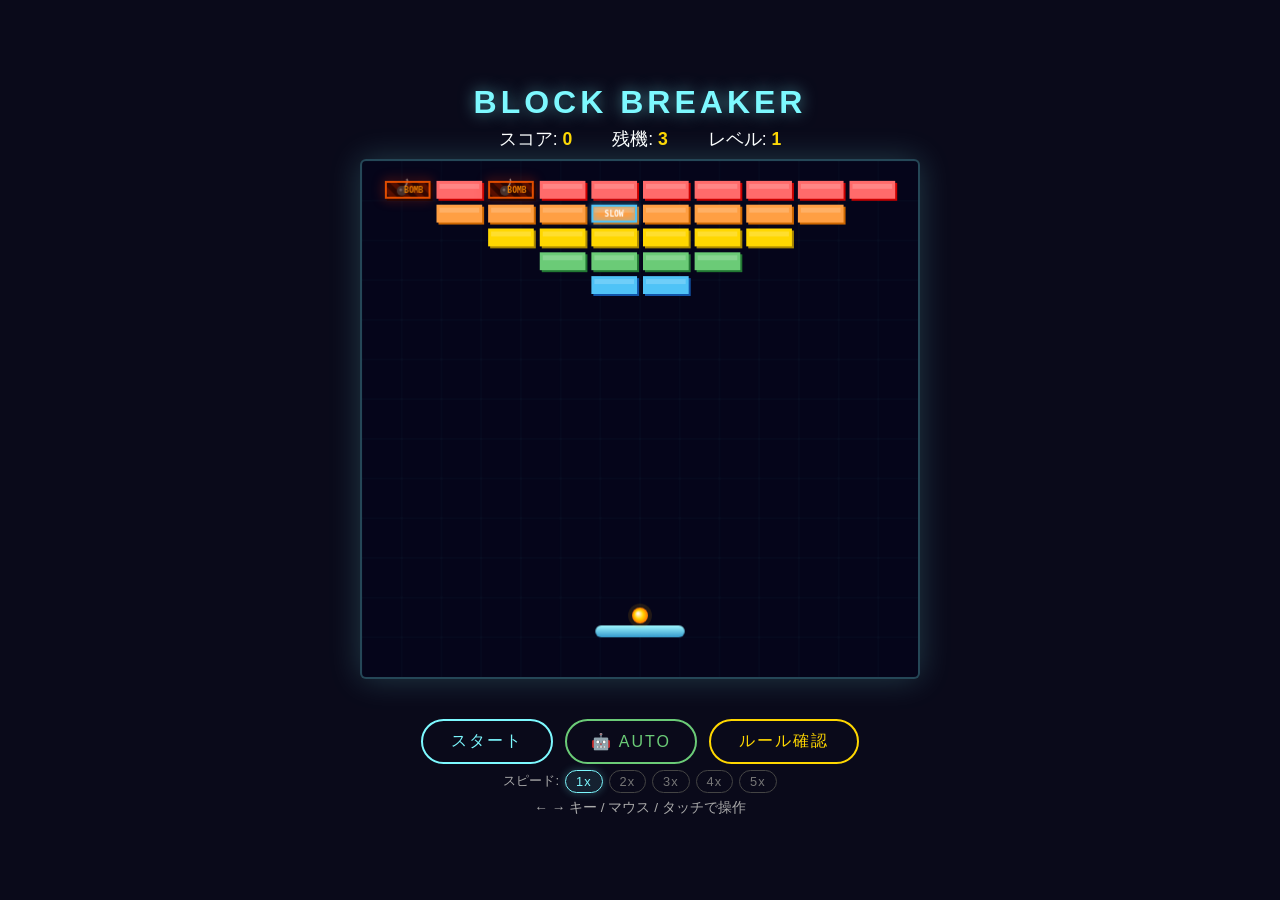
<file: games/breakOut/index.html>
<!DOCTYPE html>
<html lang="ja">
<head>
  <meta charset="UTF-8">
  <meta name="viewport" content="width=device-width, initial-scale=1, user-scalable=no">
  <title>ブロック崩し</title>
  <style>
    * { margin: 0; padding: 0; box-sizing: border-box; }
    body {
      background: #0a0a1a;
      display: flex;
      flex-direction: column;
      align-items: center;
      justify-content: center;
      min-height: 100vh;
      min-height: 100dvh;
      font-family: 'Segoe UI', sans-serif;
      color: #fff;
      user-select: none;
      padding: 8px;
      overflow: hidden;
    }
    h1 {
      font-size: clamp(1.1rem, 5vw, 2rem);
      margin-bottom: 6px;
      letter-spacing: 4px;
      color: #7df9ff;
      text-shadow: 0 0 16px #7df9ff88;
    }
    #info {
      display: flex;
      gap: clamp(12px, 4vw, 40px);
      margin-bottom: 8px;
      font-size: clamp(0.8rem, 3vw, 1.1rem);
      flex-wrap: wrap;
      justify-content: center;
    }
    #info span { color: #ffd700; font-weight: bold; }
    canvas {
      border: 2px solid #7df9ff44;
      border-radius: 6px;
      box-shadow: 0 0 32px #7df9ff33;
      background: #05051a;
      display: block;
      touch-action: none;
    }
    #message {
      margin-top: 8px;
      font-size: clamp(0.9rem, 3.5vw, 1.3rem);
      min-height: 1.5rem;
      color: #ffd700;
      text-shadow: 0 0 10px #ffd70088;
      letter-spacing: 2px;
      text-align: center;
    }
    #hint {
      margin-top: 6px;
      font-size: clamp(0.65rem, 2.5vw, 0.85rem);
      color: #aaa;
      text-align: center;
    }
    #btnRow {
      display: flex;
      gap: 12px;
      margin-top: 8px;
      flex-wrap: wrap;
      justify-content: center;
    }
    #startBtn, #rulesBtn {
      padding: 10px 28px;
      font-size: clamp(0.85rem, 3vw, 1rem);
      background: transparent;
      border-radius: 30px;
      cursor: pointer;
      letter-spacing: 2px;
      transition: background 0.2s;
    }
    #startBtn {
      color: #7df9ff;
      border: 2px solid #7df9ff;
    }
    #startBtn:hover, #startBtn:active { background: #7df9ff22; }
    #rulesBtn {
      color: #ffd700;
      border: 2px solid #ffd700;
    }
    #rulesBtn:hover, #rulesBtn:active { background: #ffd70022; }
    #autoPlayBtn {
      padding: 10px 24px;
      font-size: clamp(0.85rem, 3vw, 1rem);
      background: transparent;
      border: 2px solid #6bcb77;
      border-radius: 30px;
      cursor: pointer;
      letter-spacing: 2px;
      transition: background 0.2s, box-shadow 0.2s;
      color: #6bcb77;
    }
    #autoPlayBtn:hover, #autoPlayBtn:active { background: #6bcb7722; }
    #autoPlayBtn.on {
      background: #6bcb7733;
      color: #ccffcc;
      box-shadow: 0 0 14px #6bcb7799;
    }
    #speedRow {
      margin-top: 6px;
      display: flex;
      align-items: center;
      gap: 6px;
      font-size: clamp(0.7rem, 2.5vw, 0.82rem);
      color: #aaa;
    }
    .speedBtn {
      padding: 3px 10px;
      font-size: clamp(0.68rem, 2.3vw, 0.8rem);
      background: transparent;
      border: 1.5px solid #444;
      border-radius: 20px;
      cursor: pointer;
      color: #777;
      letter-spacing: 1px;
      transition: all 0.15s;
    }
    .speedBtn:hover { border-color: #7df9ff88; color: #7df9ff; }
    .speedBtn.on {
      border-color: #7df9ff;
      color: #7df9ff;
      background: #7df9ff18;
      box-shadow: 0 0 8px #7df9ff44;
    }

    /* ── ルールモーダル ── */
    #rulesOverlay {
      display: none;
      position: fixed;
      inset: 0;
      background: rgba(0, 0, 10, 0.85);
      z-index: 100;
      align-items: center;
      justify-content: center;
      padding: 16px;
    }
    #rulesOverlay.show { display: flex; }
    #rulesBox {
      background: #0d0d2a;
      border: 2px solid #7df9ff44;
      border-radius: 12px;
      box-shadow: 0 0 40px #7df9ff22;
      padding: 24px 28px;
      max-width: 520px;
      width: 100%;
      max-height: 90dvh;
      overflow-y: auto;
      color: #ddd;
      font-size: clamp(0.8rem, 2.5vw, 0.95rem);
      line-height: 1.7;
    }
    #rulesBox h2 {
      color: #7df9ff;
      font-size: clamp(1rem, 4vw, 1.4rem);
      letter-spacing: 3px;
      text-align: center;
      margin-bottom: 18px;
      text-shadow: 0 0 12px #7df9ff88;
    }
    #rulesBox h3 {
      color: #ffd700;
      font-size: 0.9em;
      margin: 16px 0 6px;
      border-left: 3px solid #ffd700;
      padding-left: 8px;
      letter-spacing: 1px;
    }
    .item-row {
      display: flex;
      align-items: center;
      gap: 10px;
      margin: 5px 0;
    }
    .item-badge {
      display: inline-block;
      padding: 2px 8px;
      border-radius: 4px;
      font-family: monospace;
      font-weight: bold;
      font-size: 0.85em;
      min-width: 46px;
      text-align: center;
      flex-shrink: 0;
    }
    .bomb-badge {
      display: inline-block;
      padding: 2px 8px;
      border-radius: 4px;
      font-family: monospace;
      font-weight: bold;
      font-size: 0.85em;
      background: #1c0000;
      color: #ff6644;
      border: 1px solid #ff3300;
      flex-shrink: 0;
    }
    #rulesBox .note {
      font-size: 0.82em;
      color: #888;
      margin-top: 4px;
    }
    #closeRulesBtn {
      display: block;
      margin: 22px auto 0;
      padding: 9px 32px;
      font-size: 1rem;
      background: transparent;
      color: #7df9ff;
      border: 2px solid #7df9ff;
      border-radius: 30px;
      cursor: pointer;
      letter-spacing: 2px;
      transition: background 0.2s;
    }
    #closeRulesBtn:hover { background: #7df9ff22; }
  </style>
</head>
<body>
  <h1>BLOCK BREAKER</h1>
  <div id="info">
    <div>スコア: <span id="scoreVal">0</span></div>
    <div>残機: <span id="livesVal">3</span></div>
    <div>レベル: <span id="levelVal">1</span></div>
  </div>
  <canvas id="canvas" width="560" height="520"></canvas>
  <div id="message"></div>
  <div id="btnRow">
    <button id="startBtn">スタート</button>
    <button id="autoPlayBtn">🤖 AUTO</button>
    <button id="rulesBtn">ルール確認</button>
  </div>
  <div id="speedRow">
    スピード:
    <button class="speedBtn on" data-mult="1">1x</button>
    <button class="speedBtn" data-mult="2">2x</button>
    <button class="speedBtn" data-mult="3">3x</button>
    <button class="speedBtn" data-mult="4">4x</button>
    <button class="speedBtn" data-mult="5">5x</button>
  </div>
  <div id="hint">← → キー / マウス / タッチで操作</div>

  <!-- ルールモーダル -->
  <div id="rulesOverlay">
    <div id="rulesBox">
      <h2>BLOCK BREAKER ルール</h2>

      <h3>操作方法</h3>
      <p>← → キー / マウス移動 / 画面タッチでパドルを動かしてボールを跳ね返す</p>

      <h3>アイテムブロック</h3>
      <p>光るボーダーとラベルが付いたブロック。ボールが当たった瞬間に効果が発動する。</p>
      <div class="item-row">
        <span class="item-badge" style="background:#1a5c2a;color:#6bcb77;border:1px solid #6bcb77">WIDE</span>
        <span>パドルが拡張される <span class="note">（約8秒間）</span></span>
      </div>
      <div class="item-row">
        <span class="item-badge" style="background:#0d3d6b;color:#4fc3f7;border:1px solid #4fc3f7">SLOW</span>
        <span>ボールが低速化する <span class="note">（約7秒間）</span></span>
      </div>
      <div class="item-row">
        <span class="item-badge" style="background:#7a5a00;color:#ffd700;border:1px solid #ffd700">LIFE</span>
        <span>残機が +1 増える <span class="note">（最大9）</span></span>
      </div>
      <div class="item-row">
        <span class="item-badge" style="background:#6b0000;color:#ff6b6b;border:1px solid #ff6b6b">THRU</span>
        <span>ボールがブロックを貫通する <span class="note">（約6秒間）</span></span>
      </div>
      <p class="note">※ ミスすると取得済みのパワーアップは失われる</p>

      <h3>爆弾ブロック</h3>
      <div class="item-row">
        <span class="bomb-badge">BOMB</span>
        <span>ボールが当たると周囲1マスのブロックを一括破壊！<br>
          巻き込まれたアイテムブロックの効果も同時に発動する。</span>
      </div>
      <p class="note">※ 各レベルに2個配置される</p>

      <h3>レベルアップ</h3>
      <p><strong style="color:#ffd700">ブロックを全て破壊する</strong>と次のレベルへ進む。レベル上限はなく無限に続く。</p>
      <p class="note">レベルが上がるごとにボールの基本速度が上がる（最高速度あり）</p>

      <h3>スピード切り替え</h3>
      <p>画面下の <strong style="color:#7df9ff">1x〜5x</strong> ボタンでボール速度を変更できる。ゲーム中でも即時反映。</p>
      <p class="note">高速モードでも衝突判定はサブステップで処理されるのでブロックを貫通しない</p>

      <h3>特殊ステージ</h3>
      <p><strong style="color:#ffd700">3レベルごと</strong>（Lv.3, 6, 9…）に特殊形ステージが出現！</p>
      <div class="item-row">
        <span class="item-badge" style="background:#7a0000;color:#ff4444;border:1px solid #ff4444">鬼</span>
        <span>二本の角と牙を持つ鬼の顔。赤いブロックで形成される。</span>
      </div>
      <div class="item-row">
        <span class="item-badge" style="background:#3d0066;color:#cc44ff;border:1px solid #cc44ff">ドラゴン</span>
        <span>翼を広げたドラゴンの正面像。紫のブロックで形成される。</span>
      </div>
      <div class="item-row">
        <span class="item-badge" style="background:#7a5a00;color:#ffd700;border:1px solid #ffd700">神</span>
        <span>王冠と光輪を持つ神の姿。金色のブロックで形成される。</span>
      </div>
      <p class="note">※ 形はランダムで選ばれる</p>

      <h3>スコア</h3>
      <p>上の行のブロックほど高得点。爆弾で連鎖破壊するとまとめて加算される。<br>
      600点ごとにレベルアップ（例: 600・1200・1800…）。</p>

      <button id="closeRulesBtn">閉じる</button>
    </div>
  </div>

  <script>
    const canvas = document.getElementById('canvas');
    const ctx = canvas.getContext('2d');
    const W = canvas.width, H = canvas.height;

    // ── レスポンシブ ──────────────────────────────────────
    function fitCanvas() {
      const uiH = document.querySelector('h1').offsetHeight
                + document.getElementById('info').offsetHeight
                + document.getElementById('message').offsetHeight
                + document.getElementById('startBtn').offsetHeight
                + document.getElementById('hint').offsetHeight + 80;
      const scale = Math.min((window.innerWidth - 16) / W, (window.innerHeight - uiH) / H, 1);
      canvas.style.width  = Math.floor(W * scale) + 'px';
      canvas.style.height = Math.floor(H * scale) + 'px';
    }
    window.addEventListener('resize', fitCanvas);

    function toCanvasX(clientX) {
      const rect = canvas.getBoundingClientRect();
      return (clientX - rect.left) * (W / rect.width);
    }

    // ── 音声 (Web Audio API) ──────────────────────────────
    let audioCtx = null;
    function ensureAudio() {
      if (!audioCtx) audioCtx = new (window.AudioContext || window.webkitAudioContext)();
      if (audioCtx.state === 'suspended') audioCtx.resume();
      return audioCtx;
    }

    function playExplosion() {
      try {
        const ac = ensureAudio();
        const t  = ac.currentTime;

        // ノイズバースト（ゴォ音）
        const bufLen = Math.floor(ac.sampleRate * 0.7);
        const buf    = ac.createBuffer(1, bufLen, ac.sampleRate);
        const data   = buf.getChannelData(0);
        for (let i = 0; i < bufLen; i++) data[i] = Math.random() * 2 - 1;

        const noise = ac.createBufferSource();
        noise.buffer = buf;

        const lp = ac.createBiquadFilter();
        lp.type = 'lowpass';
        lp.frequency.setValueAtTime(1800, t);
        lp.frequency.exponentialRampToValueAtTime(40, t + 0.5);
        lp.Q.value = 1;

        const noiseGain = ac.createGain();
        noiseGain.gain.setValueAtTime(1.2, t);
        noiseGain.gain.exponentialRampToValueAtTime(0.001, t + 0.6);

        noise.connect(lp);
        lp.connect(noiseGain);
        noiseGain.connect(ac.destination);
        noise.start(t);
        noise.stop(t + 0.7);

        // 低音ドン
        const osc = ac.createOscillator();
        osc.type = 'sine';
        osc.frequency.setValueAtTime(130, t);
        osc.frequency.exponentialRampToValueAtTime(25, t + 0.35);

        const oscGain = ac.createGain();
        oscGain.gain.setValueAtTime(1.5, t);
        oscGain.gain.exponentialRampToValueAtTime(0.001, t + 0.35);

        osc.connect(oscGain);
        oscGain.connect(ac.destination);
        osc.start(t);
        osc.stop(t + 0.35);

        // 高音パチっ
        const click = ac.createOscillator();
        click.type = 'square';
        click.frequency.setValueAtTime(800, t);
        click.frequency.exponentialRampToValueAtTime(60, t + 0.08);

        const clickGain = ac.createGain();
        clickGain.gain.setValueAtTime(0.6, t);
        clickGain.gain.exponentialRampToValueAtTime(0.001, t + 0.1);

        click.connect(clickGain);
        clickGain.connect(ac.destination);
        click.start(t);
        click.stop(t + 0.1);
      } catch (e) { /* 音声非対応環境では無視 */ }
    }

    // 行が高いほど高音（row 0=880Hz → row 4=440Hz）
    // 形ブロックはソフトなサイン波のオーバートーンを重ねる
    function playBlockBreak(row, shape) {
      try {
        const ac = ensureAudio();
        const t  = ac.currentTime;
        const BASE_FREQS = [880, 740, 622, 524, 440];
        const freq = BASE_FREQS[Math.min(row, BASE_FREQS.length - 1)];

        const osc  = ac.createOscillator();
        osc.type   = 'square';
        osc.frequency.setValueAtTime(freq, t);
        osc.frequency.exponentialRampToValueAtTime(freq * 0.45, t + 0.09);

        const gain = ac.createGain();
        gain.gain.setValueAtTime(0.22, t);
        gain.gain.exponentialRampToValueAtTime(0.001, t + 0.1);

        osc.connect(gain);
        gain.connect(ac.destination);
        osc.start(t); osc.stop(t + 0.1);

        // 形ブロックだけソフトなサイン波を重ねる（やや神秘的な音）
        if (shape >= 0) {
          const osc2  = ac.createOscillator();
          osc2.type   = 'sine';
          osc2.frequency.setValueAtTime(freq * 1.5, t);
          osc2.frequency.exponentialRampToValueAtTime(freq * 0.75, t + 0.18);

          const gain2 = ac.createGain();
          gain2.gain.setValueAtTime(0.18, t);
          gain2.gain.exponentialRampToValueAtTime(0.001, t + 0.2);

          osc2.connect(gain2);
          gain2.connect(ac.destination);
          osc2.start(t); osc2.stop(t + 0.2);
        }
      } catch (e) { /* 音声非対応環境では無視 */ }
    }

    function playFireballSpawn() {
      try {
        const ac = ensureAudio(); const t = ac.currentTime;
        const osc = ac.createOscillator();
        osc.type = 'sawtooth';
        osc.frequency.setValueAtTime(500, t);
        osc.frequency.exponentialRampToValueAtTime(160, t + 0.18);
        const gain = ac.createGain();
        gain.gain.setValueAtTime(0.18, t);
        gain.gain.exponentialRampToValueAtTime(0.001, t + 0.18);
        osc.connect(gain); gain.connect(ac.destination);
        osc.start(t); osc.stop(t + 0.18);
      } catch(e) {}
    }

    function playFireballHit() {
      try {
        const ac = ensureAudio(); const t = ac.currentTime;
        // 低音ドン
        const osc = ac.createOscillator();
        osc.type = 'sine';
        osc.frequency.setValueAtTime(90, t);
        osc.frequency.exponentialRampToValueAtTime(28, t + 0.28);
        const gain = ac.createGain();
        gain.gain.setValueAtTime(0.9, t);
        gain.gain.exponentialRampToValueAtTime(0.001, t + 0.3);
        osc.connect(gain); gain.connect(ac.destination);
        osc.start(t); osc.stop(t + 0.3);
        // ノイズ層
        const bufLen = Math.floor(ac.sampleRate * 0.15);
        const buf = ac.createBuffer(1, bufLen, ac.sampleRate);
        const data = buf.getChannelData(0);
        for (let i = 0; i < bufLen; i++) data[i] = Math.random() * 2 - 1;
        const ns = ac.createBufferSource(); ns.buffer = buf;
        const hp = ac.createBiquadFilter(); hp.type = 'highpass'; hp.frequency.value = 800;
        const ng = ac.createGain();
        ng.gain.setValueAtTime(0.4, t);
        ng.gain.exponentialRampToValueAtTime(0.001, t + 0.12);
        ns.connect(hp); hp.connect(ng); ng.connect(ac.destination);
        ns.start(t); ns.stop(t + 0.15);
      } catch(e) {}
    }

    // ── 定数 ──────────────────────────────────────────────
    const COLS = 10, ROWS = 5;
    const BW = 46, BH = 18, BGAP = 6;
    const BOFF_X = (W - (BW + BGAP) * COLS + BGAP) / 2;
    const BOFF_Y = 20;
    const BASE_PADDLE_W = 90, PADDLE_H = 12, PADDLE_Y = H - 52;
    const BALL_R = 8;
    const BOMB_COUNT  = 2;
    const ITEM_CHANCE = 0.07;

    const BLOCK_COLORS = [
      ['#ff6b6b','#cc0000'],['#ff9f43','#cc6600'],
      ['#ffd700','#aa8800'],['#6bcb77','#227733'],['#4fc3f7','#1155aa'],
    ];

    const ITEM_TYPES = [
      { id:'wide', color:'#6bcb77', dark:'#1a5c2a', label:'WIDE', duration:480 },
      { id:'slow', color:'#4fc3f7', dark:'#0d3d6b', label:'SLOW', duration:420 },
      { id:'life', color:'#ffd700', dark:'#7a5a00', label:'LIFE', duration:0   },
      { id:'thru', color:'#ff6b6b', dark:'#6b0000', label:'THRU', duration:360 },
    ];

    const SPARK_COLORS = ['#ff4400','#ff7700','#ffcc00','#ffffff','#ff2200','#ffaa00'];

    // ── 特殊ステージ（3レベルごと）──────────────────────
    const SHAPE_NAMES = ['鬼', 'ドラゴン', '神'];
    const SHAPE_COLORS = [
      ['#ff4444','#7a0000','rgba(255,50,50,0.55)'],    // 鬼 - 赤
      ['#cc44ff','#3d0066','rgba(160,0,255,0.55)'],    // ドラゴン - 紫
      ['#ffd700','#7a5a00','rgba(255,215,0,0.55)'],    // 神 - 金
    ];
    const SHAPE_VIGNETTE = [
      'rgba(160,0,0,0.12)',
      'rgba(80,0,160,0.12)',
      'rgba(160,130,0,0.12)',
    ];
    // 各パターンは ROWS=5 × COLS=10
    const SHAPE_PATTERNS = [
      // 鬼 — 二本の角・丸顔・目の穴・二本の牙
      [[0,0,1,1,0,0,1,1,0,0],
       [0,1,1,1,1,1,1,1,1,0],
       [1,1,0,1,1,1,1,0,1,1],
       [0,1,1,1,1,1,1,1,1,0],
       [0,0,0,1,0,0,1,0,0,0]],
      // ドラゴン — 翼を広げた正面ドラゴン
      [[1,0,1,0,0,0,0,1,0,1],
       [1,1,0,1,0,0,1,0,1,1],
       [0,0,1,1,1,1,1,1,0,0],
       [0,0,0,1,1,1,1,0,0,0],
       [0,0,1,0,1,1,0,1,0,0]],
      // 神 — 王冠＋光輪
      [[0,1,0,1,0,0,1,0,1,0],
       [1,1,1,1,1,1,1,1,1,1],
       [0,0,1,1,1,1,1,1,0,0],
       [0,1,1,0,0,0,0,1,1,0],
       [0,0,1,1,1,1,1,1,0,0]],
    ];

    // ── 状態 ──────────────────────────────────────────────
    let score, lives, level, blocks, ball, paddle, dx, dy;
    let keys, running, animId, tick, autoMode;
    let powerups, popups, particles, flashes, shake, levelUpMsg;
    let currentShape, fireballs;
    let autoPlay = false, aiTargetX = 0;
    let speedMult = 1;

    function currentPaddleW() { return powerups.wide > 0 ? 140 : BASE_PADDLE_W; }

    // ランダム地形パターン
    function randomLayoutFn() {
      const t = Math.floor(Math.random() * 9);
      return (r, c) => {
        switch (t) {
          case 0: return Math.random() < 0.78;
          case 1: return Math.random() < 0.48;
          case 2: return c >= r && c < COLS - r;
          case 3: return c >= (ROWS-1-r) && c <= COLS-1-(ROWS-1-r);
          case 4: return (r + c) % 2 === 0;
          case 5: return r % 2 === 0;
          case 6: return r===0||r===ROWS-1||c===0||c===COLS-1||Math.random()<0.38;
          case 7: return (c + r * 3) % 5 !== 0;
          case 8: return Math.abs(c - 4.5) <= (ROWS - r - 0.5);
        }
      };
    }

    function initLevel(lvl) {
      fireballs = [];
      const isShapeStage = lvl % 3 === 0;
      let layoutFn;

      if (isShapeStage) {
        currentShape = Math.floor(Math.random() * 3);
        const pat = SHAPE_PATTERNS[currentShape];
        layoutFn = (r, c) => pat[r][c] === 1;
      } else {
        currentShape = -1;
        layoutFn = randomLayoutFn();
      }

      blocks = [];
      for (let r = 0; r < ROWS; r++) {
        for (let c = 0; c < COLS; c++) {
          if (!layoutFn(r, c)) continue;
          blocks.push({
            x: BOFF_X + c * (BW + BGAP),
            y: BOFF_Y + r * (BH + BGAP),
            alive: true, row: r, col: c, item: null, bomb: false,
            shape: currentShape,
          });
        }
      }
      // 通常ステージのみ最低ブロック数を保証
      if (!isShapeStage && blocks.length < 12) {
        for (let r = 0; r < ROWS; r++)
          for (let c = 0; c < COLS; c++)
            if (!blocks.find(b => b.row===r && b.col===c) && Math.random()<0.5)
              blocks.push({ x: BOFF_X+c*(BW+BGAP), y: BOFF_Y+r*(BH+BGAP), alive:true, row:r, col:c, item:null, bomb:false, shape:-1 });
      }

      const itemChance = isShapeStage ? 0.04 : ITEM_CHANCE;
      const bombCount  = isShapeStage ? 1 : BOMB_COUNT;

      for (const b of blocks) {
        if (Math.random() < itemChance)
          b.item = ITEM_TYPES[Math.floor(Math.random() * ITEM_TYPES.length)];
      }
      const nonItem = blocks.filter(b => !b.item);
      for (let i = 0; i < bombCount && nonItem.length > 0; i++) {
        const idx = Math.floor(Math.random() * nonItem.length);
        nonItem[idx].bomb = true;
        nonItem.splice(idx, 1);
      }

      const spd = Math.min(2.5 + (lvl - 1) * 0.3, 8.0);
      ball    = { x: W / 2, y: PADDLE_Y - BALL_R - 2 };
      dx      = spd * (Math.random() > 0.5 ? 1 : -1);
      dy      = -spd;
      paddle  = { x: W / 2 - BASE_PADDLE_W / 2 };
      powerups = { wide: 0, slow: 0, thru: 0 };

      // 形ステージ突入アナウンス
      if (isShapeStage) {
        levelUpMsg.subtext  = '★ ' + SHAPE_NAMES[currentShape] + ' ★';
        levelUpMsg.subcolor = SHAPE_COLORS[currentShape][0];
        if (levelUpMsg.life < 50) levelUpMsg.life = 100;
      }

      // ボス前ステージ警告（次のレベルが形ステージ = lvl % 3 === 2）
      if (!isShapeStage && lvl % 3 === 2) {
        if (levelUpMsg.life > 0) {
          levelUpMsg.subtext  = '⚠  次はボス戦！';
          levelUpMsg.subcolor = '#ff9900';
          levelUpMsg.life     = Math.max(levelUpMsg.life, 110);
          levelUpMsg.warn     = true;
        } else {
          levelUpMsg = { text: '⚠  次はボス戦！', subtext: '', life: 110, color: '#ff9900', subcolor: '', warn: true };
        }
      }
    }

    function init() {
      score = 0; lives = 3; level = 1;
      keys = {}; running = false; tick = 0;
      popups = []; particles = []; flashes = [];
      shake = { x: 0, y: 0, life: 0 };
      levelUpMsg = { text: '', subtext: '', life: 0, color: '#7df9ff', subcolor: '#fff' };
      currentShape = -1;
      fireballs = [];
      initLevel(level);
      document.getElementById('message').textContent = '';
      updateHUD(); draw();
    }

    function updateHUD() {
      document.getElementById('scoreVal').textContent = score;
      document.getElementById('livesVal').textContent = lives;
      document.getElementById('levelVal').textContent = level;
    }

    // ── エフェクト ────────────────────────────────────────

    function spawnExplosion(cx, cy) {
      // スパーク
      for (let i = 0; i < 32; i++) {
        const angle = Math.random() * Math.PI * 2;
        const spd   = 1.5 + Math.random() * 5;
        particles.push({
          x: cx, y: cy,
          vx: Math.cos(angle) * spd,
          vy: Math.sin(angle) * spd - 1,
          life: 35 + Math.random() * 25,
          maxLife: 60,
          size: 2 + Math.random() * 4,
          color: SPARK_COLORS[Math.floor(Math.random() * SPARK_COLORS.length)],
        });
      }
      // フラッシュ
      flashes.push({ x: cx, y: cy, r: 0, maxR: 70, life: 14, maxLife: 14 });
      // 画面シェイク
      shake.life = 18;
    }

    function updateParticles() {
      for (let i = particles.length - 1; i >= 0; i--) {
        const p = particles[i];
        p.x  += p.vx; p.y += p.vy;
        p.vy += 0.18; // 重力
        p.vx *= 0.97;
        if (--p.life <= 0) particles.splice(i, 1);
      }
    }

    function updateFlashes() {
      for (let i = flashes.length - 1; i >= 0; i--) {
        const f = flashes[i];
        f.r = f.maxR * (1 - f.life / f.maxLife);
        if (--f.life <= 0) flashes.splice(i, 1);
      }
    }

    function updateShake() {
      if (shake.life > 0) {
        const s = shake.life / 18;
        shake.x = (Math.random() - 0.5) * 10 * s;
        shake.y = (Math.random() - 0.5) * 10 * s;
        shake.life--;
      } else { shake.x = 0; shake.y = 0; }
    }

    // ── 描画 ──────────────────────────────────────────────

    function drawBombBlock(b) {
      const pulse = 0.5 + 0.5 * Math.sin(tick * 0.12);

      // ベース
      ctx.fillStyle = '#100000';
      ctx.fillRect(b.x + 2, b.y + 2, BW, BH);
      ctx.fillStyle = '#1c0000';
      ctx.fillRect(b.x, b.y, BW, BH);

      // 斜線ストライプ（警告柄）
      ctx.save();
      ctx.beginPath();
      ctx.rect(b.x, b.y, BW, BH);
      ctx.clip();
      const sw = 7;
      for (let i = -(BH + sw); i < BW + BH + sw; i += sw * 2) {
        ctx.fillStyle = `rgba(220, 50, 0, ${0.25 + 0.15 * pulse})`;
        ctx.beginPath();
        ctx.moveTo(b.x + i,        b.y);
        ctx.lineTo(b.x + i + sw,   b.y);
        ctx.lineTo(b.x + i + sw + BH, b.y + BH);
        ctx.lineTo(b.x + i + BH,   b.y + BH);
        ctx.closePath();
        ctx.fill();
      }
      ctx.restore();

      // 暗めオーバーレイ
      ctx.fillStyle = 'rgba(0,0,0,0.35)';
      ctx.fillRect(b.x, b.y, BW, BH);

      // 爆弾アイコン（円 + ヒューズ）
      const cx = b.x + BW / 2 - 6;
      const cy = b.y + BH / 2 + 1;
      const br = 5;
      ctx.fillStyle = '#333';
      ctx.beginPath(); ctx.arc(cx, cy, br, 0, Math.PI * 2); ctx.fill();
      ctx.fillStyle = '#666';
      ctx.beginPath(); ctx.arc(cx - 1, cy - 1, 1.5, 0, Math.PI * 2); ctx.fill();
      // ヒューズ
      ctx.strokeStyle = '#888';
      ctx.lineWidth = 1.5;
      ctx.beginPath();
      ctx.moveTo(cx + 3, cy - 4);
      ctx.quadraticCurveTo(cx + 7, cy - 9, cx + 5, cy - 12);
      ctx.stroke();
      // 火花（点滅）
      if (pulse > 0.5) {
        ctx.fillStyle = `rgba(255, ${150 + Math.floor(pulse * 100)}, 0, ${pulse})`;
        ctx.beginPath();
        ctx.arc(cx + 5, cy - 12, 2.5 * pulse, 0, Math.PI * 2);
        ctx.fill();
      }

      // "BOMB" ラベル
      ctx.font = 'bold 8px monospace';
      ctx.textAlign = 'center';
      ctx.textBaseline = 'middle';
      ctx.fillStyle = `rgba(255, ${100 + Math.floor(100 * pulse)}, 0, ${0.8 + 0.2 * pulse})`;
      ctx.fillText('BOMB', b.x + BW / 2 + 6, b.y + BH / 2 + 1);

      // パルスボーダー
      ctx.save();
      ctx.strokeStyle = `rgba(255, ${60 + Math.floor(60 * pulse)}, 0, ${0.7 + 0.3 * pulse})`;
      ctx.lineWidth = 2;
      ctx.shadowColor = '#ff3300';
      ctx.shadowBlur  = 8 + 8 * pulse;
      ctx.strokeRect(b.x + 1, b.y + 1, BW - 2, BH - 2);
      ctx.restore();
    }

    function drawBlock(b) {
      if (b.bomb) { drawBombBlock(b); return; }

      const isShape = b.shape >= 0;
      const fill   = isShape ? SHAPE_COLORS[b.shape][0] : BLOCK_COLORS[b.row][0];
      const shadow = isShape ? SHAPE_COLORS[b.shape][1] : BLOCK_COLORS[b.row][1];

      ctx.save();
      if (isShape) {
        ctx.shadowColor = SHAPE_COLORS[b.shape][2];
        ctx.shadowBlur  = 10 + 5 * Math.sin(tick * 0.07);
      }
      ctx.fillStyle = shadow;
      ctx.fillRect(b.x + 2, b.y + 2, BW, BH);
      ctx.fillStyle = fill;
      ctx.fillRect(b.x, b.y, BW, BH);
      ctx.restore();

      ctx.fillStyle = 'rgba(255,255,255,0.18)';
      ctx.fillRect(b.x + 3, b.y + 3, BW - 6, 5);

      if (b.item) {
        ctx.save();
        ctx.strokeStyle = b.item.color;
        ctx.lineWidth = 2;
        ctx.shadowColor = b.item.color;
        ctx.shadowBlur = 6;
        ctx.strokeRect(b.x + 1, b.y + 1, BW - 2, BH - 2);
        ctx.restore();
        ctx.font = 'bold 8px monospace';
        ctx.fillStyle = '#fff';
        ctx.textAlign = 'center';
        ctx.textBaseline = 'middle';
        ctx.fillText(b.item.label, b.x + BW / 2, b.y + BH / 2 + 1);
      }
    }

    function drawPaddle() {
      const pw = currentPaddleW();
      const grad = ctx.createLinearGradient(paddle.x, PADDLE_Y, paddle.x, PADDLE_Y + PADDLE_H);
      if (powerups.wide > 0) {
        grad.addColorStop(0, '#a0ffb0'); grad.addColorStop(1, '#228833');
      } else {
        grad.addColorStop(0, '#a0f8ff'); grad.addColorStop(1, '#3399cc');
      }
      ctx.fillStyle = grad;
      ctx.beginPath();
      ctx.roundRect(paddle.x, PADDLE_Y, pw, PADDLE_H, 6);
      ctx.fill();
    }

    function drawBall() {
      const grad = ctx.createRadialGradient(ball.x - 2, ball.y - 2, 1, ball.x, ball.y, BALL_R);
      if (powerups.thru > 0) {
        grad.addColorStop(0, '#fff'); grad.addColorStop(0.4, '#ff9999'); grad.addColorStop(1, '#cc0000');
      } else {
        grad.addColorStop(0, '#fff'); grad.addColorStop(0.5, '#ffd700'); grad.addColorStop(1, '#ff6b00');
      }
      ctx.beginPath();
      ctx.arc(ball.x, ball.y, BALL_R, 0, Math.PI * 2);
      ctx.fillStyle = grad; ctx.fill();
      ctx.beginPath();
      ctx.arc(ball.x, ball.y, BALL_R + 4, 0, Math.PI * 2);
      ctx.fillStyle = powerups.thru > 0 ? 'rgba(255,0,0,0.12)' : 'rgba(255,180,0,0.12)';
      ctx.fill();
    }

    function drawParticles() {
      ctx.save();
      for (const p of particles) {
        const alpha = p.life / p.maxLife;
        ctx.globalAlpha = alpha;
        ctx.fillStyle = p.color;
        ctx.beginPath();
        ctx.arc(p.x, p.y, p.size * alpha, 0, Math.PI * 2);
        ctx.fill();
      }
      ctx.globalAlpha = 1;
      ctx.restore();
    }

    function drawFlashes() {
      for (const f of flashes) {
        const alpha = f.life / f.maxLife;
        const grad = ctx.createRadialGradient(f.x, f.y, 0, f.x, f.y, Math.max(1, f.r));
        grad.addColorStop(0,   `rgba(255, 220, 80,  ${alpha * 0.9})`);
        grad.addColorStop(0.4, `rgba(255, 100, 0,   ${alpha * 0.6})`);
        grad.addColorStop(1,   `rgba(255,  50, 0,   0)`);
        ctx.fillStyle = grad;
        ctx.beginPath();
        ctx.arc(f.x, f.y, Math.max(1, f.r), 0, Math.PI * 2);
        ctx.fill();
      }
    }

    function drawPowerupBar() {
      const defs = [
        { key:'wide', max:480, color:'#6bcb77', label:'WIDE パドル拡張' },
        { key:'slow', max:420, color:'#4fc3f7', label:'SLOW 低速化' },
        { key:'thru', max:360, color:'#ff6b6b', label:'THRU 貫通' },
      ];
      const active = defs.filter(d => powerups[d.key] > 0);
      if (!active.length) return;
      const barW = 150, barH = 8, gap = 14;
      let x = (W - (active.length * barW + (active.length - 1) * gap)) / 2;
      const y = H - 16;
      ctx.save();
      ctx.font = '9px monospace';
      ctx.textBaseline = 'bottom';
      for (const d of active) {
        ctx.fillStyle = '#1a1a2e';
        ctx.beginPath(); ctx.roundRect(x, y, barW, barH, 3); ctx.fill();
        ctx.fillStyle = d.color;
        ctx.beginPath(); ctx.roundRect(x, y, barW * (powerups[d.key] / d.max), barH, 3); ctx.fill();
        ctx.fillStyle = d.color; ctx.textAlign = 'left';
        ctx.fillText(d.label, x, y - 1);
        x += barW + gap;
      }
      ctx.restore();
    }

    function drawPopups() {
      ctx.save();
      ctx.font = 'bold 14px monospace';
      ctx.textAlign = 'center';
      for (const p of popups) {
        ctx.globalAlpha = p.life / 60;
        ctx.fillStyle = p.color;
        ctx.fillText(p.text, p.x, p.y);
      }
      ctx.globalAlpha = 1;
      ctx.restore();
    }

    function drawFireballs() {
      for (const f of fireballs) {
        const pulse = 0.75 + 0.25 * Math.sin(f.age * 0.25);
        const r = f.r * pulse;

        // 外炎グロー
        const grad = ctx.createRadialGradient(f.x, f.y, 0, f.x, f.y, r * 2.4);
        grad.addColorStop(0,   'rgba(255,255,180,0.95)');
        grad.addColorStop(0.2, 'rgba(255,160, 20,0.85)');
        grad.addColorStop(0.5, 'rgba(220, 40,  0,0.55)');
        grad.addColorStop(1,   'rgba(120,  0,  0,0)');
        ctx.save();
        ctx.shadowColor = '#ff6600';
        ctx.shadowBlur  = 18 * pulse;
        ctx.fillStyle = grad;
        ctx.beginPath();
        ctx.arc(f.x, f.y, r * 2.4, 0, Math.PI * 2);
        ctx.fill();

        // コア白点
        ctx.fillStyle = 'rgba(255,255,220,0.95)';
        ctx.beginPath();
        ctx.arc(f.x, f.y, r * 0.45, 0, Math.PI * 2);
        ctx.fill();
        ctx.restore();
      }
    }

    function draw() {
      ctx.clearRect(0, 0, W, H);
      ctx.save();
      ctx.translate(shake.x, shake.y);

      // 形ステージ背景ヴィネット
      if (currentShape >= 0) {
        const vg = ctx.createRadialGradient(W/2, H/2, H*0.25, W/2, H/2, H*0.85);
        vg.addColorStop(0, 'transparent');
        vg.addColorStop(1, SHAPE_VIGNETTE[currentShape]);
        ctx.fillStyle = vg;
        ctx.fillRect(0, 0, W, H);
      }

      // グリッド
      ctx.strokeStyle = currentShape >= 0
        ? SHAPE_COLORS[currentShape][2].replace('0.55', '0.06')
        : 'rgba(125,249,255,0.04)';
      ctx.lineWidth = 1;
      for (let i = 0; i < W; i += 40) { ctx.beginPath(); ctx.moveTo(i,0); ctx.lineTo(i,H); ctx.stroke(); }
      for (let j = 0; j < H; j += 40) { ctx.beginPath(); ctx.moveTo(0,j); ctx.lineTo(W,j); ctx.stroke(); }

      blocks.forEach(b => { if (b.alive) drawBlock(b); });
      drawFlashes();
      drawParticles();
      drawFireballs();
      drawPaddle();
      drawBall();
      drawPowerupBar();
      drawPopups();

      // レベルアップ＆形ステージ＆ボス前警告 演出
      if (levelUpMsg.life > 0) {
        const a       = Math.min(1, levelUpMsg.life / 20);
        const hasMain = !!levelUpMsg.text;
        const hasSub  = !!levelUpMsg.subtext;
        const isWarn  = !!levelUpMsg.warn;
        const mainY   = hasSub ? H / 2 - 26 : H / 2;

        ctx.save();
        ctx.globalAlpha = a;
        ctx.textAlign   = 'center';
        ctx.textBaseline = 'middle';

        if (hasMain) {
          // 警告テキストは高速点滅（赤⇔橙）
          const warnPulse = isWarn ? 0.5 + 0.5 * Math.sin(tick * 0.35) : 1;
          const color = isWarn
            ? (Math.sin(tick * 0.35) > 0 ? '#ff9900' : '#ff3300')
            : (levelUpMsg.color || '#7df9ff');
          ctx.shadowColor = color;
          ctx.shadowBlur  = isWarn ? 28 + 16 * warnPulse : 24;
          ctx.fillStyle   = color;
          ctx.font = 'bold 38px monospace';
          ctx.fillText(levelUpMsg.text, W / 2, mainY);
        }

        if (hasSub) {
          const isSubWarn = isWarn;
          const subPulse  = isSubWarn
            ? 0.5 + 0.5 * Math.sin(tick * 0.35)
            : 0.85 + 0.15 * Math.sin(tick * 0.12);
          const subColor  = isSubWarn
            ? (Math.sin(tick * 0.35) > 0 ? '#ff9900' : '#ff3300')
            : levelUpMsg.subcolor;
          ctx.shadowColor = subColor;
          ctx.shadowBlur  = isSubWarn ? 28 + 16 * subPulse : 30 * subPulse;
          ctx.fillStyle   = subColor;
          ctx.font = 'bold 42px sans-serif';
          ctx.fillText(levelUpMsg.subtext, W / 2, H / 2 + (hasMain ? 28 : 0));
        }

        ctx.restore();
        levelUpMsg.life--;
        if (levelUpMsg.life === 0) { levelUpMsg.subtext = ''; levelUpMsg.warn = false; }
      }

      // AUTO PLAY バッジ（右上）
      if (autoPlay) {
        const pulse = 0.7 + 0.3 * Math.sin(tick * 0.08);
        ctx.save();
        ctx.font = 'bold 11px monospace';
        ctx.textAlign = 'right';
        ctx.textBaseline = 'top';
        ctx.shadowColor = '#6bcb77';
        ctx.shadowBlur  = 8 * pulse;
        ctx.fillStyle   = `rgba(107,203,119,${0.75 + 0.25 * pulse})`;
        ctx.fillText('🤖 AUTO PLAY', W - 8, 6);
        ctx.restore();
      }

      ctx.restore();
    }

    // ── ロジック ──────────────────────────────────────────

    function applyItem(type) {
      if      (type.id === 'wide') { powerups.wide = type.duration; addPopup('WIDE パドル拡張!', type.color); }
      else if (type.id === 'slow') { powerups.slow = type.duration; addPopup('SLOW 低速化!', type.color); }
      else if (type.id === 'life') { lives = Math.min(lives + 1, 9); updateHUD(); addPopup('LIFE 残機+1!', type.color); }
      else if (type.id === 'thru') { powerups.thru = type.duration; addPopup('THRU 貫通!', type.color); }
    }

    function explodeBomb(bomb) {
      const cx = bomb.x + BW / 2;
      const cy = bomb.y + BH / 2;
      playExplosion();
      spawnExplosion(cx, cy);
      addPopup('💥 爆発!', '#ff4400');
      for (const b of blocks) {
        if (!b.alive || b === bomb) continue;
        if (Math.abs(b.row - bomb.row) <= 1 && Math.abs(b.col - bomb.col) <= 1) {
          b.alive = false;
          score += (ROWS - b.row) * 10;
          if (b.item) applyItem(b.item);
        }
      }
      updateHUD();
    }

    function addPopup(text, color) {
      popups.push({ text, color, x: W / 2, y: PADDLE_Y - 30, life: 60 });
    }

    // ボールが PADDLE_Y に到達する X 座標を壁反射込みでシミュレーション予測
    function predictBallLandingX() {
      const sm = powerups.slow > 0 ? 0.6 : 1;
      let x = ball.x, y = ball.y, vx = dx * sm, vy = dy * sm;
      for (let i = 0; i < 4000; i++) {
        x += vx; y += vy;
        if (x - BALL_R < 0) { x = BALL_R;     vx =  Math.abs(vx); }
        if (x + BALL_R > W) { x = W - BALL_R; vx = -Math.abs(vx); }
        if (y - BALL_R < 0) { y = BALL_R;     vy =  Math.abs(vy); }
        if (y + BALL_R >= PADDLE_Y) return x;
      }
      return x;
    }

    // 各ブロックをスコアリングして最適な狙い先を選び、パドル中心位置を返す
    function calcAimCenter(landingX) {
      const pw   = currentPaddleW();
      const alive = blocks.filter(b => b.alive);
      if (alive.length === 0) return landingX;

      const sm  = powerups.slow > 0 ? 0.6 : 1;
      const spd = Math.sqrt(dx * dx + dy * dy) * sm;

      // 列ごとのブロック数（密集列を優遇するため）
      const colCount = new Array(COLS).fill(0);
      for (const b of alive) colCount[b.col]++;

      let bestBlock = null;
      let bestScore = -Infinity;

      for (const b of alive) {
        const bx    = b.x + BW / 2;
        const by    = b.y + BH / 2;
        const diffX = bx - landingX;
        const diffY = PADDLE_Y - by;                    // 正値（ブロックは上）
        const hyp   = Math.sqrt(diffX * diffX + diffY * diffY);
        const ratio = hyp > 0 ? Math.abs(diffX) / hyp : 0;

        if (ratio > 0.82) continue;                     // 角度が急すぎる → スキップ

        // スコア: 上段ほど高得点・同列ブロック密集ほど加点・角度がきついほど減点
        const score = colCount[b.col] * 2.5
                    + (ROWS - b.row) * 1.5
                    - ratio * 4;

        if (score > bestScore) {
          bestScore = score;
          bestBlock = { x: bx, y: by };
        }
      }

      // 急角度ブロックしかない場合: 角度制限を緩めて最も近い列を選ぶ
      if (!bestBlock) {
        let minRatio = Infinity;
        for (const b of alive) {
          const bx    = b.x + BW / 2;
          const by    = b.y + BH / 2;
          const diffX = bx - landingX;
          const diffY = PADDLE_Y - by;
          const hyp   = Math.sqrt(diffX * diffX + diffY * diffY);
          const ratio = hyp > 0 ? Math.abs(diffX) / hyp : 0;
          if (ratio < minRatio) { minRatio = ratio; bestBlock = { x: bx, y: by }; }
        }
      }

      const diffX = bestBlock.x - landingX;
      const diffY = PADDLE_Y - bestBlock.y;
      const hyp   = Math.sqrt(diffX * diffX + diffY * diffY);

      let wantDx = hyp > 0 ? (diffX / hyp) * spd : 0;
      wantDx = Math.max(-spd * 0.75, Math.min(spd * 0.75, wantDx));

      const rel    = wantDx / (spd * 1.2);
      const center = landingX - rel * (pw / 2);
      return Math.max(pw / 2, Math.min(W - pw / 2, center));
    }

    function movePaddle() {
      const pw = currentPaddleW();
      if (autoPlay) {
        // ── AI ──────────────────────────────────────────
        // 常に着地点を予測（上昇中も跳ね返り後の着地を先読み）し、
        // ブロック重心を狙えるパドル位置へ移動する
        const landingX = predictBallLandingX();
        let target     = calcAimCenter(landingX);

        // 下半分に火の玉が来たら予測位置へ回避（ボス戦）
        for (const f of fireballs) {
          if (f.y < H * 0.5) continue;
          const ttp = Math.max(1, (PADDLE_Y - f.y) / Math.max(0.1, f.vy));
          const px  = f.x + f.vx * ttp;
          const cx  = paddle.x + pw / 2;
          if (Math.abs(px - cx) < pw * 0.8) {
            target = px < W / 2 ? W * 0.78 : W * 0.22;
            break;
          }
        }

        // 残りフレームから必要速度を算出して確実に間に合うよう移動
        const diff = target - (paddle.x + pw / 2);
        const sm   = powerups.slow > 0 ? 0.6 : 1;
        const framesLeft = Math.max(1, (PADDLE_Y - ball.y) / (Math.abs(dy) * sm));
        const neededSpeed  = Math.abs(diff) / framesLeft;
        const autoSpeed    = Math.max(neededSpeed * 1.3, 8);
        paddle.x += Math.sign(diff) * Math.min(autoSpeed, Math.abs(diff));
      } else {
        // ── 手動 ────────────────────────────────────────
        const spd = 7;
        if (keys['ArrowLeft']  || keys['a'] || keys['A']) paddle.x -= spd;
        if (keys['ArrowRight'] || keys['d'] || keys['D']) paddle.x += spd;
      }
      paddle.x = Math.max(0, Math.min(W - pw, paddle.x));
    }

    function update() {
      tick++;
      movePaddle();
      updateParticles();
      updateFlashes();
      updateShake();

      if (powerups.wide > 0) powerups.wide--;
      if (powerups.slow > 0) powerups.slow--;
      if (powerups.thru > 0) powerups.thru--;

      for (let i = popups.length - 1; i >= 0; i--) {
        popups[i].y -= 0.5;
        if (--popups[i].life <= 0) popups.splice(i, 1);
      }

      // ── ボール物理（speedMult 倍サブステップ、トンネル防止）──────
      const smBase = powerups.slow > 0 ? 0.6 : 1;
      let missed = false;

      for (let step = 0; step < speedMult && !missed; step++) {
        ball.x += dx * smBase;
        ball.y += dy * smBase;

        if (ball.x - BALL_R < 0) { ball.x = BALL_R;     dx =  Math.abs(dx); }
        if (ball.x + BALL_R > W) { ball.x = W - BALL_R; dx = -Math.abs(dx); }
        if (ball.y - BALL_R < 0) { ball.y = BALL_R;     dy =  Math.abs(dy); }

        const pw = currentPaddleW();
        if (
          ball.y + BALL_R >= PADDLE_Y &&
          ball.y + BALL_R <= PADDLE_Y + PADDLE_H + Math.abs(dy) &&
          ball.x >= paddle.x - BALL_R &&
          ball.x <= paddle.x + pw + BALL_R
        ) {
          dy = -Math.abs(dy);
          ball.y = PADDLE_Y - BALL_R;
          const rel = (ball.x - (paddle.x + pw / 2)) / (pw / 2);
          const spd = Math.sqrt(dx * dx + dy * dy);
          dx = rel * spd * 1.2;
          dy = -Math.sqrt(Math.max((spd * 0.5) ** 2, spd * spd - dx * dx));
        }

        for (const b of blocks) {
          if (!b.alive) continue;
          if (!(ball.x + BALL_R > b.x && ball.x - BALL_R < b.x + BW &&
                ball.y + BALL_R > b.y && ball.y - BALL_R < b.y + BH)) continue;

          b.alive = false;
          score += (ROWS - b.row) * 10;
          updateHUD();

          if (b.bomb) {
            explodeBomb(b);
          } else {
            playBlockBreak(b.row, b.shape);
            if (b.item) applyItem(b.item);
          }

          if (!powerups.thru) {
            const oL = (ball.x + BALL_R) - b.x, oR = (b.x + BW) - (ball.x - BALL_R);
            const oT = (ball.y + BALL_R) - b.y, oB = (b.y + BH) - (ball.y - BALL_R);
            if (Math.min(oL, oR) < Math.min(oT, oB)) dx = -dx; else dy = -dy;
            break;
          }
        }

        if (ball.y - BALL_R > H) { missed = true; }
      }

      if (missed) {
        lives--;
        updateHUD();
        if (lives <= 0) { endGame(false); return; }
        ball = { x: W / 2, y: PADDLE_Y - BALL_R - 2 };
        const spd = Math.min(2.5 + (level - 1) * 0.3, 8.0);
        dx = spd * (Math.random() > 0.5 ? 1 : -1);
        dy = -spd;
        powerups = { wide: 0, slow: 0, thru: 0 };
      }

      // ── ボス攻撃（形ステージのみ）────────────────────
      if (currentShape >= 0) {
        const interval = Math.max(55, 130 - level * 4);
        const maxFB    = Math.min(6, 1 + Math.floor(level / 3));
        if (tick % interval === 0 && fireballs.length < maxFB) {
          const src = blocks.filter(b => b.alive && b.shape >= 0);
          if (src.length > 0) {
            const o = src[Math.floor(Math.random() * src.length)];
            fireballs.push({
              x: o.x + BW / 2,
              y: o.y + BH + 4,
              vx: (Math.random() - 0.5) * 2.5,
              vy: 2.2 + Math.random() * 1.5 + level * 0.08,
              r:  9 + Math.random() * 4,
              phase: Math.random() * Math.PI * 2,
              age: 0,
            });
            playFireballSpawn();
          }
        }

        const pwF = currentPaddleW();
        for (let i = fireballs.length - 1; i >= 0; i--) {
          const f = fireballs[i];
          f.age++;
          f.x += f.vx + Math.sin(f.age * 0.09 + f.phase) * 1.1;
          f.y += f.vy;
          if (f.x - f.r < 0)  { f.x = f.r;     f.vx =  Math.abs(f.vx); }
          if (f.x + f.r > W)  { f.x = W - f.r; f.vx = -Math.abs(f.vx); }
          if (f.y - f.r > H)  { fireballs.splice(i, 1); continue; }
          if (f.y + f.r >= PADDLE_Y &&
              f.y - f.r <= PADDLE_Y + PADDLE_H &&
              f.x + f.r >= paddle.x &&
              f.x - f.r <= paddle.x + pwF) {
            fireballs.splice(i, 1);
            lives--;
            updateHUD();
            playFireballHit();
            shake.life = 22;
            addPopup('🔥 ダメージ！', '#ff4400');
            if (lives <= 0) { endGame(false); return; }
          }
        }
      }

      // ブロック全滅 → 次のレベルへ（スコアではなくブロック全破壊で進行）
      if (!missed && blocks.every(b => !b.alive)) {
        level++;
        updateHUD();
        levelUpMsg = { text: 'LEVEL ' + level + '!', subtext: '', life: 70, color: '#7df9ff', subcolor: '', warn: false };
        initLevel(level);
      }
    }

    function endGame(win) {
      running = false;
      document.getElementById('message').textContent = win
        ? '🎉 クリア！ スコア: ' + score
        : 'ゲームオーバー… スコア: ' + score;
      const sBtn = document.getElementById('startBtn');
      sBtn.textContent = 'もう一度';
      sBtn.style.display = '';
      document.getElementById('rulesBtn').style.display = '';
    }

    function loop() {
      update(); draw();
      if (running) animId = requestAnimationFrame(loop);
    }

    function setAutoPlay(on) {
      autoPlay = on;
      aiTargetX = paddle.x + currentPaddleW() / 2;
      const btn = document.getElementById('autoPlayBtn');
      btn.classList.toggle('on', on);
      btn.textContent = on ? '🤖 AUTO ON' : '🤖 AUTO';
    }

    document.getElementById('startBtn').addEventListener('click', () => {
      ensureAudio();
      init();
      running = true;
      aiTargetX = W / 2;
      document.getElementById('startBtn').style.display = 'none';
      document.getElementById('rulesBtn').style.display = 'none';
      document.getElementById('message').textContent = '';
      animId = requestAnimationFrame(loop);
    });

    document.getElementById('autoPlayBtn').addEventListener('click', () => {
      setAutoPlay(!autoPlay);
    });

    // ── ルールモーダル ──────────────────────────────────
    const rulesOverlay = document.getElementById('rulesOverlay');
    document.getElementById('rulesBtn').addEventListener('click', () => {
      rulesOverlay.classList.add('show');
    });
    document.getElementById('closeRulesBtn').addEventListener('click', () => {
      rulesOverlay.classList.remove('show');
    });
    rulesOverlay.addEventListener('click', e => {
      if (e.target === rulesOverlay) rulesOverlay.classList.remove('show');
    });

    document.querySelectorAll('.speedBtn').forEach(btn => {
      btn.addEventListener('click', () => {
        speedMult = parseInt(btn.dataset.mult);
        document.querySelectorAll('.speedBtn').forEach(b => b.classList.toggle('on', b === btn));
      });
    });

    document.addEventListener('keydown', e => { keys[e.key] = true; });
    document.addEventListener('keyup',   e => { keys[e.key] = false; });

    canvas.addEventListener('mousemove', e => {
      if (autoPlay) return;
      const mx = toCanvasX(e.clientX);
      paddle.x = Math.max(0, Math.min(W - currentPaddleW(), mx - currentPaddleW() / 2));
    });

    canvas.addEventListener('touchmove', e => {
      e.preventDefault();
      if (autoPlay) return;
      const tx = toCanvasX(e.touches[0].clientX);
      paddle.x = Math.max(0, Math.min(W - currentPaddleW(), tx - currentPaddleW() / 2));
    }, { passive: false });

    fitCanvas();
    init();
  </script>
</body>
</html>
</file>
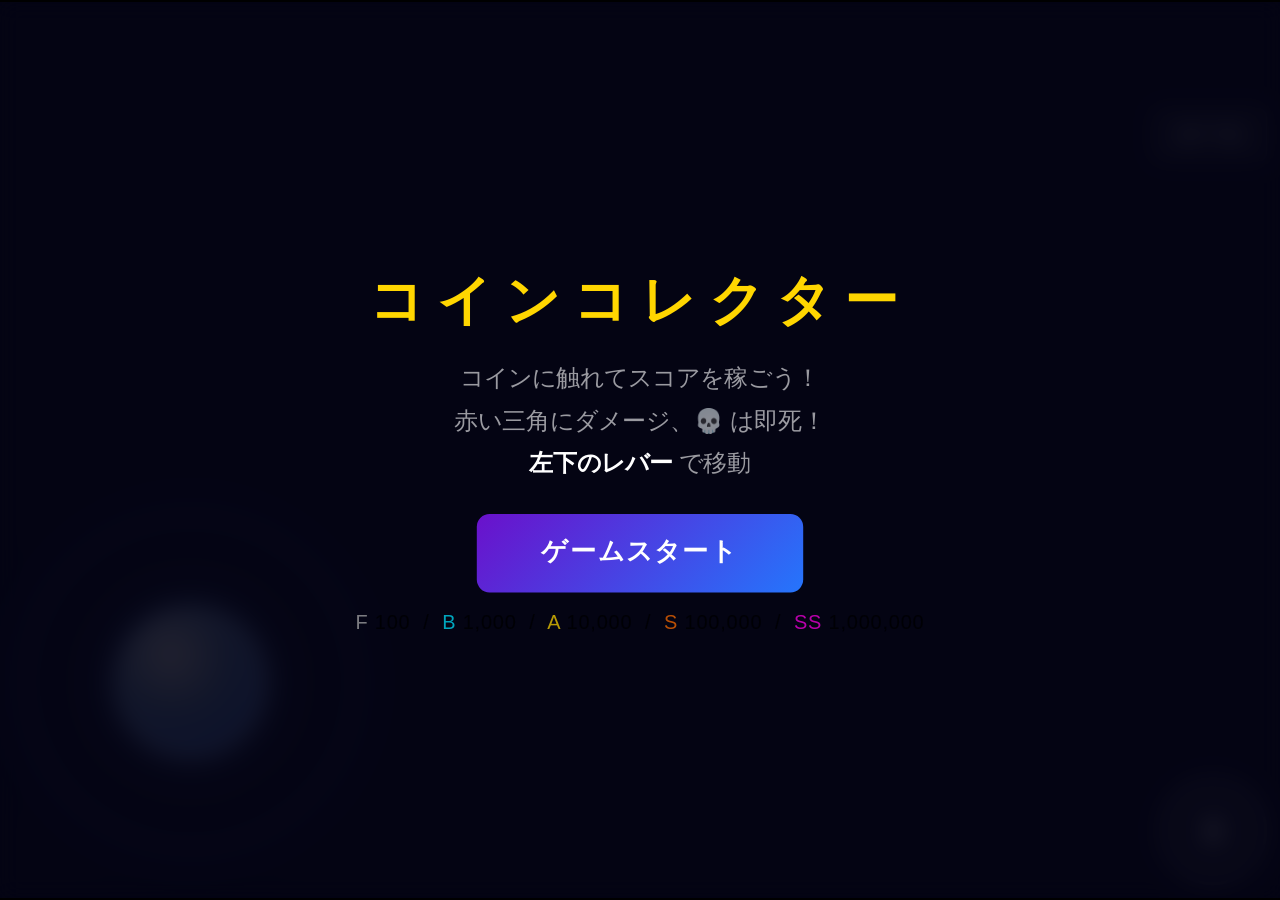
<file: games/coinCollector/index.html>
<!DOCTYPE html>
<html lang="ja">
<head>
<meta charset="UTF-8">
<meta name="viewport" content="width=device-width, initial-scale=1.0, maximum-scale=1.0, user-scalable=no">
<title>コインコレクター (スマホ)</title>
<style>
* { margin:0; padding:0; box-sizing:border-box; }
html,body { width:100%; height:100%; background:#000; overflow:hidden; font-family:'Segoe UI','Yu Gothic UI',sans-serif; }
body { display:flex; align-items:center; justify-content:center; }
#wrap { position:fixed; transform-origin:top left; }
canvas { display:block; }
#ov {
  position:absolute; inset:0;
  display:flex; flex-direction:column; align-items:center; justify-content:center; gap:12px;
  background:rgba(4,4,20,0.88); backdrop-filter:blur(7px);
}
#ov.hide { display:none; }
#ov h2 { font-size:2.1rem; font-weight:900; letter-spacing:.22em; }
#ov p  { font-size:.92rem; color:rgba(255,255,255,.6); text-align:center; line-height:1.8; padding:0 20px; }
#ov button {
  margin-top:6px;
  background:linear-gradient(135deg,#6a11cb,#2575fc);
  border:none; border-radius:8px; color:#fff;
  font-size:1rem; font-weight:700; padding:14px 40px;
  cursor:pointer; letter-spacing:.1em;
}
#ov { z-index:20; }
#joy-base {
  position:absolute; bottom:30px; left:14px; z-index:10;
  width:210px; height:210px; border-radius:50%;
  background:radial-gradient(circle, rgba(255,255,255,0.07) 0%, rgba(255,255,255,0.02) 65%, transparent 100%);
  border:2.5px solid rgba(255,255,255,0.22);
  box-shadow:0 0 28px rgba(80,140,255,0.18), inset 0 0 24px rgba(80,140,255,0.07);
  touch-action:none; user-select:none; -webkit-user-select:none;
}
#joy-ring {
  position:absolute; inset:28px; border-radius:50%;
  border:1px solid rgba(255,255,255,0.11);
  pointer-events:none;
}
#joy-knob {
  position:absolute; top:50%; left:50%;
  width:92px; height:92px; border-radius:50%;
  transform:translate(-50%,-50%);
  background:radial-gradient(circle at 36% 30%, rgba(255,255,255,0.95), rgba(150,200,255,0.75) 42%, rgba(55,115,240,0.90));
  border:2.5px solid rgba(255,255,255,0.82);
  box-shadow:0 0 22px rgba(100,160,255,0.80), 0 0 8px rgba(100,160,255,0.45), 0 5px 12px rgba(0,0,0,0.45);
  pointer-events:none;
}
#ruleBtn {
  position:absolute; top:66px; right:8px; z-index:10;
  background:rgba(255,255,255,0.11); border:1.5px solid rgba(255,255,255,0.3);
  border-radius:6px; color:#fff; font-size:.85rem; font-weight:700;
  padding:7px 14px; cursor:pointer; touch-action:manipulation;
  font-family:'Segoe UI','Yu Gothic UI',sans-serif;
}
#rulesPanel {
  display:none; position:fixed; inset:0; z-index:300;
  background:rgba(0,0,10,0.88); backdrop-filter:blur(10px);
  align-items:center; justify-content:center;
}
#rulesPanel.show { display:flex; }
#rulesBox {
  background:rgba(8,8,24,0.98); border:1px solid rgba(255,255,255,0.14);
  border-radius:14px; padding:20px 22px; max-width:480px; width:92vw;
  max-height:84vh; overflow-y:auto; color:#fff;
  font-size:.84rem; line-height:1.7;
  font-family:'Segoe UI','Yu Gothic UI',sans-serif;
}
#rulesBox h3 { font-size:1.1rem; margin-bottom:12px; color:#ffd600; text-align:center; }
.rsec { margin-bottom:10px; }
.rsec > b { color:#00e5ff; font-size:.76rem; letter-spacing:.12em; display:block; margin-bottom:3px; }
.rsec table { width:100%; border-collapse:collapse; }
.rsec td { padding:1px 5px 1px 0; vertical-align:middle; }
.rsec td:first-child { width:26px; text-align:center; }
.rsec .pt { color:#ffd600; font-weight:700; text-align:right; white-space:nowrap; }
#rulesClose {
  display:block; margin:12px auto 0;
  background:linear-gradient(135deg,#6a11cb,#2575fc);
  border:none; border-radius:8px; color:#fff;
  font-size:.9rem; font-weight:700; padding:9px 32px; cursor:pointer;
  touch-action:manipulation;
}
#pbtn {
  position:absolute; bottom:8px; right:8px; z-index:10;
  width:68px; height:68px; border-radius:50%;
  background:rgba(255,255,255,0.13);
  border:2px solid rgba(255,255,255,0.35);
  color:#fff; font-size:1.5rem; cursor:pointer;
  display:flex; align-items:center; justify-content:center;
  touch-action:manipulation;
}
#portrait {
  display:none; position:fixed; inset:0; z-index:200;
  background:#000; flex-direction:column;
  align-items:center; justify-content:center; gap:16px;
  color:#fff; font-size:1.1rem; text-align:center;
}
@media (orientation:portrait) { #portrait { display:flex; } }
</style>
</head>
<body>
<div id="wrap">
  <canvas id="c"></canvas>
  <div id="ov">
    <h2 style="color:#ffd600">コインコレクター</h2>
    <p>コインに触れてスコアを稼ごう！<br>
       赤い三角にダメージ、💀 は即死！<br>
       <b style="color:#fff">左下のレバー</b> で移動</p>
    <button id="ob">ゲームスタート</button>
    <div id="rg" style="font-size:.78rem;opacity:.72;letter-spacing:.04em;text-align:center">
      <span style="color:#aaa">F</span> 100 &nbsp;/&nbsp;
      <span style="color:#00e5ff">B</span> 1,000 &nbsp;/&nbsp;
      <span style="color:#ffd600">A</span> 10,000 &nbsp;/&nbsp;
      <span style="color:#ff6d00">S</span> 100,000 &nbsp;/&nbsp;
      <span style="color:#ff00e5">SS</span> 1,000,000
    </div>
  </div>
  <div id="joy-base">
    <div id="joy-ring"></div>
    <div id="joy-knob"></div>
  </div>
  <button id="pbtn">⏸</button>
  <button id="ruleBtn">ルール</button>
</div>
<div id="rulesPanel">
  <div id="rulesBox">
    <h3>📖 ゲームルール</h3>
    <div class="rsec"><b>操作</b><table>
      <tr><td>🕹</td><td>左下のバーチャルレバーで移動（8方向・アナログ対応）</td></tr>
      <tr><td>⏸</td><td>右下ボタン でポーズ</td></tr>
    </table></div>
    <div class="rsec"><b>コイン（得点）</b><table>
      <tr><td>🟡</td><td>金コイン</td><td class="pt">+10pt</td></tr>
      <tr><td>🟢</td><td>緑コイン</td><td class="pt">+100pt</td></tr>
      <tr><td>🟣</td><td>紫コイン</td><td class="pt">+200pt</td></tr>
      <tr><td>⭐</td><td>星コイン</td><td class="pt">+30pt</td></tr>
      <tr><td>🌟</td><td>大きい星（40秒後〜）</td><td class="pt">+500pt</td></tr>
      <tr><td>💎</td><td>四角（30秒後〜）</td><td class="pt">+1000pt</td></tr>
    </table></div>
    <div class="rsec"><b>敵</b><table>
      <tr><td>🔴</td><td>赤い三角（通常）</td><td class="pt" style="color:#ff6d75">−1ライフ</td></tr>
      <tr><td>🟠</td><td>橙のダイヤ（重量）</td><td class="pt" style="color:#ff6d00">−2ライフ</td></tr>
      <tr><td>💀</td><td>紫の五角形（即死）※盾で−1に軽減</td><td class="pt" style="color:#ea80ff">即死！</td></tr>
      <tr><td>💚</td><td>緑のハート（回復敵）触れるとライフ+1（満タンなら+200pt）</td><td class="pt" style="color:#69f0ae">+1ライフ</td></tr>
      <tr><td>💛</td><td>黄色のハート（回復敵）触れるとライフ+2（満タンなら+400pt）</td><td class="pt" style="color:#ffd600">+2ライフ</td></tr>
      <tr><td>💖</td><td>虹のハート（全回復敵）触れるとライフ全回復（満タンなら+500pt）</td><td class="pt" style="color:#ff80ab">全回復！</td></tr>
    </table></div>
    <div class="rsec"><b>パワーアップ</b><table>
      <tr><td>🧲</td><td>マグネット — コイン自動回収（6秒）</td></tr>
      <tr><td>🛡</td><td>シールド — ダメージ無効（6秒）</td></tr>
      <tr><td>⚡</td><td>スピード — 移動速度×1.75（5秒）</td></tr>
      <tr><td>💖</td><td>回復 — ライフ+1（満タンなら+100pt）</td></tr>
      <tr><td>🔷</td><td>盾 — ダメージブロック×5回</td></tr>
      <tr><td>💣</td><td>爆弾 — 近くの敵を最大5体爆破</td></tr>
      <tr><td>❄</td><td>凍結 — 5秒間動けなくなる！（危険）</td></tr>
      <tr><td>💀</td><td>即死アイテム — 触れると即死！盾で−1に軽減（超危険）</td></tr>
      <tr><td>🧊</td><td>敵凍結 — 5秒間すべての敵の動きが止まる！</td></tr>
      <tr><td>😈</td><td>敵マグネット — 8秒間敵が追跡！</td></tr>
      <tr><td>☄</td><td>全滅ボム — 画面上の全敵を一掃！（各+150pt）レア出現</td></tr>
      <tr><td>❓</td><td>ミステリーボックス — 触れるとランダムアイテム2〜4個出現！（危険なものも…）</td></tr>
    </table></div>
    <div class="rsec"><b>ボーナスイベント</b><table>
      <tr><td>60秒</td><td>コイン50個出現</td></tr>
      <tr><td>120秒</td><td>大きい星×10</td></tr>
      <tr><td>180秒</td><td>大きい星×50</td></tr>
      <tr><td>240秒</td><td>四角×5</td></tr>
      <tr><td>300秒</td><td>四角×50</td></tr>
    </table></div>
    <div class="rsec"><b>ランク</b>
      <p style="margin-top:3px">
        <span style="color:#aaa">F</span> 100 ／ <span style="color:#00e5ff">B</span> 1,000 ／
        <span style="color:#ffd600">A</span> 10,000 ／ <span style="color:#ff6d00">S</span> 100,000 ／
        <span style="color:#ff00e5">SS</span> 1,000,000
      </p>
    </div>
    <button id="rulesClose">閉じる</button>
  </div>
</div>
<div id="portrait">
  <div style="font-size:3rem">📱</div>
  <div>スマホを<b>横向き</b>にしてください</div>
</div>

<script>
'use strict';

const H=560,HUD=58,PH=H-HUD;
const _sw=Math.max(window.innerWidth,window.innerHeight);
const _sh=Math.min(window.innerWidth,window.innerHeight);
const W=Math.max(800,Math.round(_sw/(_sh/H)));
const cv=document.getElementById('c');
cv.width=W; cv.height=H;
const ctx=cv.getContext('2d');
const wrap=document.getElementById('wrap');
let joyScale=1;

function resizeCanvas(){
  const sc=Math.min(window.innerWidth/W, window.innerHeight/H);
  joyScale=sc;
  wrap.style.transform=`scale(${sc})`;
  wrap.style.left=((window.innerWidth-W*sc)/2)+'px';
  wrap.style.top= ((window.innerHeight-H*sc)/2)+'px';
}
window.addEventListener('resize',resizeCanvas);
resizeCanvas();

// ── Helpers ───────────────────────────────────
const rnd=(a,b)=>Math.random()*(b-a)+a;
const getRank=s=>s>=1000000?['SS','#ff00e5','#ff80f0']:s>=100000?['S','#ff6d00','#ff9100']:s>=10000?['A','#ffd600','#fff176']:s>=1000?['B','#00e5ff','#80d8ff']:s>=100?['F','#aaaaaa','#eeeeee']:['','#fff','#fff'];
const RANK_ORDER=['','F','B','A','S','SS'];
const rankGT=(a,b)=>RANK_ORDER.indexOf(a)>RANK_ORDER.indexOf(b);
const dist=(ax,ay,bx,by)=>Math.hypot(ax-bx,ay-by);
const clamp=(v,lo,hi)=>Math.max(lo,Math.min(hi,v));
const lerp=(a,b,t)=>a+(b-a)*t;
const pi2=Math.PI*2;

// ── Joystick ──────────────────────────────────
const jbase=document.getElementById('joy-base');
const jknob=document.getElementById('joy-knob');
const joy={dx:0,dy:0,touchId:null};
const JR=64; // max displacement in canvas px

function joyUpdate(touch){
  const rect=jbase.getBoundingClientRect();
  const cx=rect.left+rect.width*0.5;
  const cy=rect.top +rect.height*0.5;
  let cdx=(touch.clientX-cx)/joyScale;
  let cdy=(touch.clientY-cy)/joyScale;
  const len=Math.hypot(cdx,cdy);
  if(len>JR){cdx=cdx/len*JR;cdy=cdy/len*JR;}
  jknob.style.transform=`translate(calc(-50% + ${cdx}px),calc(-50% + ${cdy}px))`;
  joy.dx=cdx/JR; joy.dy=cdy/JR;
}
function joyReset(){
  joy.dx=0; joy.dy=0; joy.touchId=null;
  jknob.style.transition='transform 0.14s cubic-bezier(0.25,0.46,0.45,0.94)';
  jknob.style.transform='translate(-50%,-50%)';
  setTimeout(()=>{jknob.style.transition='';},150);
}

jbase.addEventListener('touchstart',e=>{
  e.preventDefault();
  if(joy.touchId!==null) return;
  const touch=e.changedTouches[0];
  joy.touchId=touch.identifier;
  jknob.style.transition='';
  joyUpdate(touch);
},{passive:false});

document.addEventListener('touchmove',e=>{
  for(const touch of e.changedTouches){
    if(touch.identifier===joy.touchId){e.preventDefault();joyUpdate(touch);return;}
  }
},{passive:false});

document.addEventListener('touchend',e=>{
  for(const touch of e.changedTouches)
    if(touch.identifier===joy.touchId){joyReset();return;}
});
document.addEventListener('touchcancel',e=>{
  for(const touch of e.changedTouches)
    if(touch.identifier===joy.touchId){joyReset();return;}
});

// ── State ─────────────────────────────────────
let P,coins,enemies,particles,popups,powerups;
let score,best,lives,level,levelXP,bestLevel,bestTime,prevRank,bestRank;
let over,started,paused;
let t,coinTimer,enemyTimer,pwTimer,deathTimer,bigStarTimer,squareTimer,enemyMagTimer,heavyEnemyTimer,healEnemyTimer,heal2EnemyTimer,fullHealEnemyTimer,allBombTimer,randBoxTimer;
let bonusDone,bigStarBonusDone,bigStar2BonusDone,squareBonusDone,squareBonus2Done;
let lastTs,rafId,shakeT;
const keys={};

function mkPlayer(){
  return{x:W/2,y:HUD+PH/2,r:20,vx:0,vy:0,speed:210,angle:0,sqX:1,sqY:1,
         invT:0,magT:0,shieldT:0,speedT:0,enemyMagT:0,armorCount:0,freezeT:0,enemyFreezeT:0};
}
function safePos(md){
  let x,y,i=0;
  do{ x=rnd(30,W-30); y=rnd(HUD+30,H-30); i++; }
  while(dist(x,y,P.x,P.y)<(md||130)&&i<25);
  return[x,y];
}

// ── Spawners ──────────────────────────────────
function spawnCoin(){
  const r=Math.random();
  let type,radius;
  if     (r<0.07){type='purple';radius=12;}
  else if(r<0.20){type='green'; radius=11;}
  else if(r<0.30){type='star';  radius=14;}
  else           {type='coin';  radius=10;}
  const[x,y]=safePos(100);
  coins.push({x,y,r:radius,type,age:0,vx:0,vy:0});
}
function spawnEnemy(){
  const [x,y]=safePos(160),spd=rnd(70+level*14,110+level*18),a=rnd(0,pi2);
  enemies.push({x,y,r:16,vx:Math.cos(a)*spd,vy:Math.sin(a)*spd,rot:0});
}
function spawnHeavyEnemy(){
  const[x,y]=safePos(170),spd=rnd(55+level*10,90+level*14),a=rnd(0,pi2);
  enemies.push({x,y,r:20,vx:Math.cos(a)*spd,vy:Math.sin(a)*spd,rot:0,heavy:true});
}
function spawnHealEnemy(){
  const [x,y]=safePos(160),spd=rnd(50+level*8,80+level*12),a=rnd(0,pi2);
  enemies.push({x,y,r:18,vx:Math.cos(a)*spd,vy:Math.sin(a)*spd,rot:0,heal:true});
}
function spawnHeal2Enemy(){
  const [x,y]=safePos(160),spd=rnd(45+level*7,72+level*11),a=rnd(0,pi2);
  enemies.push({x,y,r:20,vx:Math.cos(a)*spd,vy:Math.sin(a)*spd,rot:0,heal2:true});
}
function spawnFullHealEnemy(){
  const [x,y]=safePos(160),spd=rnd(40+level*6,65+level*10),a=rnd(0,pi2);
  enemies.push({x,y,r:22,vx:Math.cos(a)*spd,vy:Math.sin(a)*spd,rot:0,fullHeal:true});
}
function spawnDeathEnemy(){
  const [x,y]=safePos(200),spd=rnd(45+level*8,75+level*10),a=rnd(0,pi2);
  enemies.push({x,y,r:26,vx:Math.cos(a)*spd,vy:Math.sin(a)*spd,rot:0,instant:true});
}
function spawnPower(){
  const [x,y]=safePos(120);
  const types=['magnet','shield','speed','armor','bomb','freeze','instadeath','enemyfreeze'];
  if(lives<3) types.push('heart','heart');
  powerups.push({x,y,r:15,type:types[0|rnd(0,types.length)],age:0});
}
function burst(x,y,col,n){
  for(let i=0;i<(n||10);i++){
    const a=rnd(0,pi2),sp=rnd(60,220);
    particles.push({x,y,vx:Math.cos(a)*sp,vy:Math.sin(a)*sp-60,r:rnd(2,5),col,life:1});
  }
}
function popup(x,y,txt,col){ popups.push({x,y,vy:-75,txt,col,life:1}); }

// ── Lifecycle ─────────────────────────────────
function startGame(){
  P=mkPlayer();
  coins=[];enemies=[];particles=[];popups=[];powerups=[];
  score=0;lives=3;level=1;levelXP=0;prevRank='';
  t=0;coinTimer=0;enemyTimer=10;pwTimer=18;deathTimer=25;
  bigStarTimer=40;squareTimer=30;enemyMagTimer=20;heavyEnemyTimer=15;healEnemyTimer=20;heal2EnemyTimer=32;fullHealEnemyTimer=45;allBombTimer=20;randBoxTimer=25;
  bonusDone=bigStarBonusDone=bigStar2BonusDone=squareBonusDone=squareBonus2Done=false;
  shakeT=0;over=false;started=true;paused=false;
  best    =+(localStorage.getItem('cc-best')||0);
  bestLevel=+(localStorage.getItem('cc-bestlv')||1);
  bestTime =+(localStorage.getItem('cc-besttime')||0);
  bestRank =  localStorage.getItem('cc-bestrank')||'';
  for(let i=0;i<6;i++) spawnCoin();
  document.getElementById('ov').classList.add('hide');
  cancelAnimationFrame(rafId); lastTs=null;
  rafId=requestAnimationFrame(loop);
}
function absorbWithArmor(){
  P.armorCount--;P.invT=1.2;shakeT=0.18;
  burst(P.x,P.y,'#4fc3f7',16);
  if(P.armorCount>0)popup(P.x,P.y-22,`🔷 ブロック！残り${P.armorCount}回`,'#4fc3f7');
  else{popup(P.x,P.y-22,'🔷 盾が壊れた！','#ff8a65');burst(P.x,P.y,'#ff8a65',20);shakeT=0.35;}
}
function onDamage(){
  if(P.invT>0||P.shieldT>0) return;
  if(P.armorCount>0){absorbWithArmor();return;}
  lives--; P.invT=2.4; shakeT=0.38;
  burst(P.x,P.y,'#ff1744',18); popup(P.x,P.y-20,'💥 ダメージ！','#ff6d75');
  if(lives<=0) endGame();
}
function onHeavyDamage(){
  if(P.invT>0)return;
  if(P.shieldT>0){onDamage();return;}
  if(P.armorCount>0){absorbWithArmor();return;}
  lives=Math.max(0,lives-2);P.invT=2.4;shakeT=0.52;
  burst(P.x,P.y,'#ff6d00',22);burst(P.x,P.y,'#ff1744',12);
  popup(P.x,P.y-20,'💢 2ダメージ！','#ff6d00');
  if(lives<=0)endGame();
}
function onInstantKill(){
  if(P.invT>0) return;
  if(P.armorCount>0){absorbWithArmor();return;}
  if(P.shieldT>0){onDamage();return;}
  lives=0; shakeT=0.7;
  burst(P.x,P.y,'#aa00ff',35); burst(P.x,P.y,'#220033',20);
  popup(P.x,P.y-24,'💀 即死！！','#ea80ff'); endGame();
}
function endGame(){
  over=true; joyReset();
  if(score>best){best=score;localStorage.setItem('cc-best',best);}
  if(level>bestLevel){bestLevel=level;localStorage.setItem('cc-bestlv',bestLevel);}
  if(t>bestTime){bestTime=t;localStorage.setItem('cc-besttime',bestTime);}
  const[endRank]=getRank(score);
  if(rankGT(endRank,bestRank)){bestRank=endRank;localStorage.setItem('cc-bestrank',bestRank);}
  showOv('GAME OVER','#ff1744',`スコア: ${score.toLocaleString()}　ベスト: ${best.toLocaleString()}`,'もう一度');
}
function showOv(title,col,msg,btn){
  const ov=document.getElementById('ov');
  ov.querySelector('h2').textContent=title;
  ov.querySelector('h2').style.color=col;
  ov.querySelector('p').innerHTML=msg;
  ov.querySelector('button').textContent=btn;
  ov.classList.remove('hide');
}
function togglePause(){
  if(!started||over) return;
  paused=!paused;
  if(paused){joyReset();showOv('⏸ PAUSE','#ffd600','タップして再開','再開');}
  else{document.getElementById('ov').classList.add('hide');lastTs=null;rafId=requestAnimationFrame(loop);}
}

// ── Update ────────────────────────────────────
function update(dt){
  t+=dt;
  const[curRank,,rankGlow]=getRank(score);
  if(curRank&&curRank!==prevRank){
    prevRank=curRank;
    popup(P.x,P.y-44,curRank+'ランク獲得！',rankGlow);
    burst(P.x,P.y,rankGlow,30); shakeT=Math.max(shakeT,0.3);
  }
  let dx=0,dy=0;
  if(P.freezeT<=0){
    dx=joy.dx; dy=joy.dy;
    if(keys.ArrowLeft||keys.KeyA)  dx-=1;
    if(keys.ArrowRight||keys.KeyD) dx+=1;
    if(keys.ArrowUp||keys.KeyW)    dy-=1;
    if(keys.ArrowDown||keys.KeyS)  dy+=1;
  }
  const dlen=Math.hypot(dx,dy); if(dlen>1){dx/=dlen;dy/=dlen;}
  const sp=P.speed*(P.speedT>0?1.75:1);
  P.vx=lerp(P.vx,dx*sp,0.22); P.vy=lerp(P.vy,dy*sp,0.22);
  P.x=clamp(P.x+P.vx*dt,P.r,W-P.r);
  P.y=clamp(P.y+P.vy*dt,HUD+P.r,H-P.r);
  if(dx||dy) P.angle=Math.atan2(dy,dx);
  const mv2=Math.hypot(P.vx,P.vy)/sp;
  P.sqX=lerp(P.sqX,dx||dy?1+mv2*.14:1,0.25);
  P.sqY=lerp(P.sqY,dx||dy?1-mv2*.09:1,0.25);

  if(P.invT>0)P.invT-=dt; if(P.magT>0)P.magT-=dt;
  if(P.shieldT>0)P.shieldT-=dt; if(P.speedT>0)P.speedT-=dt;
  if(P.enemyMagT>0)P.enemyMagT-=dt; if(P.freezeT>0)P.freezeT-=dt; if(P.enemyFreezeT>0)P.enemyFreezeT-=dt; if(shakeT>0)shakeT-=dt;

  coinTimer-=dt;
  if(coinTimer<=0){coinTimer=Math.max(1.0,2.4-level*0.1);if(coins.length<12)spawnCoin();}
  if(t>=enemyTimer){enemyTimer=t+Math.max(2.5,8-level*0.4);if(enemies.length<4+level)spawnEnemy();}
  if(t>=pwTimer){pwTimer=t+rnd(16,26);if(powerups.length<2)spawnPower();}
  if(t>=enemyMagTimer&&!powerups.some(p=>p.type==='enemymagnet')){
    enemyMagTimer=t+rnd(25,40);
    const[x,y]=safePos(130);
    powerups.push({x,y,r:15,type:'enemymagnet',age:0});
  }
  if(t>=randBoxTimer&&!powerups.some(p=>p.type==='randbox')){
    randBoxTimer=t+rnd(35,55);
    const[rbx,rby]=safePos(120);
    powerups.push({x:rbx,y:rby,r:16,type:'randbox',age:0});
  }
  if(t>=allBombTimer&&!powerups.some(p=>p.type==='allbomb')){
    allBombTimer=t+rnd(45,70);
    const[abx,aby]=safePos(130);
    powerups.push({x:abx,y:aby,r:18,type:'allbomb',age:0});
  }

  if(t>=60&&!bonusDone){
    bonusDone=true;
    for(let i=0;i<50;i++){const[bx,by]=safePos(40);const s=i<8;coins.push({x:bx,y:by,r:s?14:10,type:s?'star':'coin',age:rnd(0,3),vx:0,vy:0});}
    popup(W/2,HUD+PH/2,'🎉 ボーナス！コイン50個！','#ffd600');
    burst(W/2,HUD+PH/2,'#ffd600',60);burst(W/2,HUD+PH/2,'#ff9100',40);shakeT=0.3;
  }
  if(t>=120&&!bigStarBonusDone){
    bigStarBonusDone=true;
    for(let i=0;i<10;i++){const[bx,by]=safePos(50);coins.push({x:bx,y:by,r:30,type:'bigstar',age:rnd(0,pi2),vx:0,vy:0});}
    popup(W/2,HUD+PH/2,'⭐ 大スターボーナス！×10','#ffe57f');
    burst(W/2,HUD+PH/2,'#fff',80);burst(W/2,HUD+PH/2,'#ffd600',60);shakeT=0.5;
  }
  if(t>=180&&!bigStar2BonusDone){
    bigStar2BonusDone=true;
    for(let i=0;i<50;i++){const[bx,by]=safePos(40);coins.push({x:bx,y:by,r:30,type:'bigstar',age:rnd(0,pi2),vx:0,vy:0});}
    popup(W/2,HUD+PH/2,'🌟 メガスターボーナス！×50','#ffe57f');
    burst(W/2,HUD+PH/2,'#fff',100);burst(W/2,HUD+PH/2,'#ffd600',80);shakeT=0.7;
  }
  if(t>=240&&!squareBonusDone){
    squareBonusDone=true;
    for(let i=0;i<5;i++){const[bx,by]=safePos(60);coins.push({x:bx,y:by,r:28,type:'square',age:rnd(0,pi2),vx:0,vy:0});}
    popup(W/2,HUD+PH/2,'💎 スクエアボーナス！×5','#00e5ff');
    burst(W/2,HUD+PH/2,'#00e5ff',80);burst(W/2,HUD+PH/2,'#aa00ff',40);shakeT=0.6;
  }
  if(t>=300&&!squareBonus2Done){
    squareBonus2Done=true;
    for(let i=0;i<50;i++){const[bx,by]=safePos(40);coins.push({x:bx,y:by,r:28,type:'square',age:rnd(0,pi2),vx:0,vy:0});}
    popup(W/2,HUD+PH/2,'🔥 メガスクエアボーナス！×50','#00e5ff');
    burst(W/2,HUD+PH/2,'#00e5ff',100);burst(W/2,HUD+PH/2,'#aa00ff',60);shakeT=0.9;
  }
  if(t>=squareTimer){squareTimer=t+rnd(40,60);if(!coins.some(c=>c.type==='square')){const[x,y]=safePos(140);coins.push({x,y,r:28,type:'square',age:0,vx:0,vy:0});}}
  if(t>=bigStarTimer){bigStarTimer=t+rnd(45,70);if(!coins.some(c=>c.type==='bigstar')){const[x,y]=safePos(120);coins.push({x,y,r:30,type:'bigstar',age:0,vx:0,vy:0});}}
  if(t>=heavyEnemyTimer){heavyEnemyTimer=t+rnd(12,20);if(enemies.filter(e=>e.heavy).length<1+Math.floor(level/2))spawnHeavyEnemy();}
  if(t>=healEnemyTimer){healEnemyTimer=t+rnd(25,40);if(!enemies.some(e=>e.heal))spawnHealEnemy();}
  if(t>=heal2EnemyTimer){heal2EnemyTimer=t+rnd(35,55);if(!enemies.some(e=>e.heal2))spawnHeal2Enemy();}
  if(t>=fullHealEnemyTimer){fullHealEnemyTimer=t+rnd(50,80);if(!enemies.some(e=>e.fullHeal))spawnFullHealEnemy();}
  if(t>=deathTimer){deathTimer=t+rnd(35,50);if(enemies.filter(e=>e.instant).length<1+Math.floor(level/3))spawnDeathEnemy();}

  for(let i=coins.length-1;i>=0;i--){
    const c=coins[i]; c.age+=dt;
    if(P.magT>0){const d=dist(P.x,P.y,c.x,c.y)||1;c.vx+=(P.x-c.x)/d*700*dt;c.vy+=(P.y-c.y)/d*700*dt;const mv=Math.hypot(c.vx,c.vy);if(mv>450){c.vx=c.vx/mv*450;c.vy=c.vy/mv*450;}}
    else{c.vx*=0.88;c.vy*=0.88;}
    c.x+=c.vx*dt;c.y+=c.vy*dt;
    if(dist(P.x,P.y,c.x,c.y)<P.r+c.r){
      const pts=c.type==='square'?1000:c.type==='bigstar'?500:c.type==='purple'?200:c.type==='green'?100:c.type==='star'?30:10;
      score+=pts;levelXP+=pts;
      const bc=c.type==='square'?'#00e5ff':c.type==='bigstar'?'#fff':c.type==='purple'?'#ce93d8':c.type==='green'?'#69f0ae':c.type==='star'?'#ffd600':'#ffca28';
      burst(c.x,c.y,bc,c.type==='square'?60:c.type==='bigstar'?50:c.type==='purple'?14:c.type==='green'?12:c.type==='star'?20:10);
      if(c.type==='square'){burst(c.x,c.y,'#fff',40);burst(c.x,c.y,'#aa00ff',30);shakeT=0.4;}
      if(c.type==='bigstar'){burst(c.x,c.y,'#ffd600',30);burst(c.x,c.y,'#ff9100',20);}
      popup(c.x,c.y-12,'+'+pts,c.type==='square'?'#00e5ff':c.type==='bigstar'?'#ffe57f':c.type==='purple'?'#ce93d8':c.type==='green'?'#69f0ae':c.type==='star'?'#ffd600':'#fff');
      coins.splice(i,1);
      if(levelXP>=level*120){level++;levelXP=0;popup(P.x,P.y-30,'LEVEL UP!','#00e5ff');if(level>bestLevel){bestLevel=level;localStorage.setItem('cc-bestlv',bestLevel);}}
    }
  }

  for(const e of enemies){
    if(P.enemyFreezeT>0){e.rot+=dt*0.3;continue;}
    if(P.enemyMagT>0){const d=dist(P.x,P.y,e.x,e.y)||1;e.vx+=(P.x-e.x)/d*380*dt;e.vy+=(P.y-e.y)/d*380*dt;const sp2=Math.hypot(e.vx,e.vy),ms=180+level*22;if(sp2>ms){e.vx=e.vx/sp2*ms;e.vy=e.vy/sp2*ms;}}
    e.x+=e.vx*dt;e.y+=e.vy*dt;e.rot+=dt*2.5;
    if(e.x-e.r<0){e.x=e.r;e.vx=Math.abs(e.vx);} if(e.x+e.r>W){e.x=W-e.r;e.vx=-Math.abs(e.vx);}
    if(e.y-e.r<HUD){e.y=HUD+e.r;e.vy=Math.abs(e.vy);} if(e.y+e.r>H){e.y=H-e.r;e.vy=-Math.abs(e.vy);}
    if(dist(P.x,P.y,e.x,e.y)<P.r+e.r-4){
      if(e.heal){
        if(lives<3){lives++;burst(e.x,e.y,'#00e676',22);popup(e.x,e.y,'💚 回復！','#69f0ae');}
        else{score+=200;burst(e.x,e.y,'#69f0ae',18);popup(e.x,e.y,'+200 満タン！','#69f0ae');}
        shakeT=0.1;enemies.splice(enemies.indexOf(e),1);continue;
      }
      if(e.heal2){
        const gained=Math.min(2,3-lives);lives=Math.min(3,lives+2);
        burst(e.x,e.y,'#ffd600',26);burst(e.x,e.y,'#fffde7',14);
        if(gained>0)popup(e.x,e.y,'💛 ×2回復！','#ffd600');
        else{score+=400;popup(e.x,e.y,'+400 満タン！','#ffd600');}
        shakeT=0.12;enemies.splice(enemies.indexOf(e),1);continue;
      }
      if(e.fullHeal){
        const added=3-lives;lives=3;
        burst(e.x,e.y,'#ff80ab',30);burst(e.x,e.y,'#ffffff',16);
        popup(e.x,e.y,'💖 全回復！','#ff80ab');
        if(added===0)popup(e.x,e.y-28,'+500 満タン！','#ff80ab'),score+=500;
        shakeT=0.15;enemies.splice(enemies.indexOf(e),1);continue;
      }
      if(e.instant)onInstantKill();else if(e.heavy)onHeavyDamage();else onDamage();
    }
  }

  for(let i=powerups.length-1;i>=0;i--){
    const pw=powerups[i];pw.age+=dt;
    if(dist(P.x,P.y,pw.x,pw.y)<P.r+pw.r){
      switch(pw.type){
        case'magnet':P.magT=6;burst(pw.x,pw.y,'#2979ff',16);popup(pw.x,pw.y,'🧲 マグネット！','#82b1ff');break;
        case'shield':P.shieldT=6;burst(pw.x,pw.y,'#00e676',16);popup(pw.x,pw.y,'🛡 シールド！','#69f0ae');break;
        case'speed':P.speedT=5;burst(pw.x,pw.y,'#ffd600',16);popup(pw.x,pw.y,'⚡ スピード！','#ffff00');break;
        case'freeze':P.freezeT=5;burst(pw.x,pw.y,'#80deea',16);popup(pw.x,pw.y,'❄ 凍結！','#80deea');break;
        case'enemyfreeze':P.enemyFreezeT=5;burst(pw.x,pw.y,'#40c4ff',24);burst(pw.x,pw.y,'#ffffff',14);popup(pw.x,pw.y,'🧊 敵が凍った！5秒間停止！','#40c4ff');break;
        case'instadeath':onInstantKill();burst(pw.x,pw.y,'#aa00ff',40);burst(pw.x,pw.y,'#ff1744',20);popup(P.x,P.y-28,'💀 即死アイテム！','#ea80ff');break;
        case'heart':if(lives<3){lives++;burst(pw.x,pw.y,'#ff4081',20);popup(pw.x,pw.y,'💖 回復！','#ff80ab');}else{score+=100;popup(pw.x,pw.y,'+100 満タン！','#ff80ab');}break;
        case'armor':P.armorCount=5;burst(pw.x,pw.y,'#4fc3f7',20);popup(pw.x,pw.y,'🔷 盾装備！×5','#4fc3f7');break;
        case'bomb':{const targets=[...enemies].sort((a,b)=>dist(P.x,P.y,a.x,a.y)-dist(P.x,P.y,b.x,b.y)).slice(0,5);for(const e of targets){burst(e.x,e.y,'#ff6d00',28);burst(e.x,e.y,'#ffab40',18);burst(e.x,e.y,'#fff',10);score+=100;enemies.splice(enemies.indexOf(e),1);}burst(pw.x,pw.y,'#ff1744',35);burst(pw.x,pw.y,'#ffd600',25);shakeT=0.65;popup(P.x,P.y-34,`💣 ${targets.length}体爆破！`,'#ff6d00');break;}
        case'enemymagnet':P.enemyMagT=8;shakeT=0.3;burst(pw.x,pw.y,'#ff1744',20);popup(pw.x,pw.y,'😈 敵が引き寄せられた！','#ff6d00');break;
        case'randbox':{
          const pool=['magnet','shield','speed','heart','armor','bomb','enemyfreeze','magnet','shield','speed','heart'];
          if(Math.random()<0.22)pool.push('enemymagnet');
          if(Math.random()<0.15)pool.push('freeze');
          const cnt=2+Math.floor(Math.random()*3);
          for(let i=0;i<cnt;i++){const type=pool[0|rnd(0,pool.length)];const[rx,ry]=safePos(60);powerups.push({x:rx,y:ry,r:15,type,age:0});}
          burst(pw.x,pw.y,'#ffd600',35);burst(pw.x,pw.y,'#ff00e5',22);burst(pw.x,pw.y,'#00e5ff',18);
          shakeT=0.35;popup(pw.x,pw.y-22,`❓ ${cnt}個出現！`,'#ffd600');
          break;
        }
        case'allbomb':{const cnt=enemies.length;for(const e of [...enemies]){burst(e.x,e.y,'#ff6d00',24);burst(e.x,e.y,'#ffff00',16);burst(e.x,e.y,'#fff',8);score+=150;}enemies.length=0;burst(pw.x,pw.y,'#ff6d00',60);burst(pw.x,pw.y,'#ffff00',50);burst(pw.x,pw.y,'#fff',30);shakeT=0.9;popup(P.x,P.y-40,`☄ 全${cnt}体撃破！`,'#ffff00');break;}
      }
      powerups.splice(i,1);
    }
  }

  for(let i=particles.length-1;i>=0;i--){const p=particles[i];p.x+=p.vx*dt;p.y+=p.vy*dt;p.vy+=180*dt;p.vx*=0.97;p.life-=dt*1.7;if(p.life<=0)particles.splice(i,1);}
  for(let i=popups.length-1;i>=0;i--){const p=popups[i];p.y+=p.vy*dt;p.vy*=0.93;p.life-=dt*1.4;if(p.life<=0)popups.splice(i,1);}
}

// ── Draw helpers ──────────────────────────────
function star5(cx,cy,ro,ri,n,a0){
  ctx.beginPath();
  for(let i=0;i<n*2;i++){const a=a0+i*Math.PI/n,r=i%2===0?ro:ri;i===0?ctx.moveTo(cx+Math.cos(a)*r,cy+Math.sin(a)*r):ctx.lineTo(cx+Math.cos(a)*r,cy+Math.sin(a)*r);}
  ctx.closePath();
}
function drawBg(){
  ctx.fillStyle='#080816';ctx.fillRect(0,0,W,H);
  ctx.fillStyle='rgba(255,255,255,0.038)';
  for(let x=20;x<W;x+=42)for(let y=HUD+20;y<H;y+=42){ctx.beginPath();ctx.arc(x,y,1.5,0,pi2);ctx.fill();}
  ctx.fillStyle='rgba(0,0,0,0.55)';ctx.fillRect(0,0,W,HUD);
  ctx.fillStyle='rgba(255,255,255,0.07)';ctx.fillRect(0,HUD-1,W,1);
}
function drawHUD(){
  ctx.save();
  ctx.fillStyle='rgba(255,255,255,.45)';ctx.font='11px "Segoe UI"';ctx.textAlign='left';ctx.textBaseline='top';
  ctx.fillText('SCORE',18,8);
  ctx.fillStyle='#ffd600';ctx.font='bold 26px "Segoe UI"';ctx.textBaseline='alphabetic';
  ctx.fillText(score.toLocaleString(),18,48);
  const[rank,rankCol,rankGlowCol]=getRank(score);
  if(rank){const rx=18+ctx.measureText(score.toLocaleString()).width+10;ctx.save();ctx.shadowColor=rankGlowCol;ctx.shadowBlur=16;ctx.fillStyle=rankCol;ctx.font='bold 28px "Segoe UI"';ctx.textBaseline='alphabetic';ctx.fillText(rank,rx,48);ctx.restore();}
  const NR=[[100,'F','#aaaaaa'],[1000,'B','#00e5ff'],[10000,'A','#ffd600'],[100000,'S','#ff6d00'],[1000000,'SS','#ff00e5']].find(([th])=>score<th);
  if(NR){const[nth,nnm,nnc]=NR;ctx.save();ctx.fillStyle=nnc;ctx.font='10px "Segoe UI"';ctx.textAlign='left';ctx.textBaseline='bottom';ctx.fillText(`→${nnm}: あと${(nth-score).toLocaleString()}pt`,18,HUD-3);ctx.restore();}
  ctx.fillStyle='rgba(255,255,255,.35)';ctx.font='12px "Segoe UI"';
  const btSec=Math.floor(bestTime),btStr=String(Math.floor(btSec/60)).padStart(2,'0')+':'+String(btSec%60).padStart(2,'0');
  ctx.fillText('BEST '+best.toLocaleString(),135,34);
  if(bestRank){const bx=135+ctx.measureText('BEST '+best.toLocaleString()).width+5;const[,brc,brg]=getRank({'F':100,'B':1000,'A':10000,'S':100000,'SS':1000000}[bestRank]||0);ctx.save();ctx.shadowColor=brg;ctx.shadowBlur=10;ctx.fillStyle=brc;ctx.fillText('['+bestRank+']',bx,34);ctx.restore();}
  ctx.fillText('最高Lv. '+bestLevel+'　最高時間 '+btStr,135,50);
  ctx.fillStyle='#00e5ff';ctx.font='bold 19px "Segoe UI"';ctx.textAlign='center';
  ctx.fillText('LEVEL  '+level,W/2,30);
  const xpRatio=levelXP/(level*120);
  ctx.fillStyle='rgba(255,255,255,0.1)';ctx.fillRect(W/2-60,34,120,6);
  const xg=ctx.createLinearGradient(W/2-60,0,W/2+60,0);xg.addColorStop(0,'#00e5ff');xg.addColorStop(1,'#aa00ff');
  ctx.fillStyle=xg;ctx.fillRect(W/2-60,34,120*xpRatio,6);
  let px=W/2-44;
  for(const[tm,mx,icon,col] of [[P.magT,6,'🧲','#82b1ff'],[P.shieldT,6,'🛡','#69f0ae'],[P.speedT,5,'⚡','#ffff00'],[P.enemyMagT,8,'😈','#ff6d00'],[P.freezeT,5,'❄','#80deea'],[P.enemyFreezeT,5,'🧊','#40c4ff']]){
    if(tm<=0)continue;
    ctx.font='16px serif';ctx.textAlign='center';ctx.fillText(icon,px+10,47);
    ctx.fillStyle='rgba(255,255,255,0.12)';ctx.fillRect(px+22,38,48,7);
    ctx.fillStyle=col;ctx.fillRect(px+22,38,48*(tm/mx),7);px+=82;
  }
  const sec=Math.floor(t),mm=String(Math.floor(sec/60)).padStart(2,'0'),ss=String(sec%60).padStart(2,'0');
  const nearBonus=(!bonusDone&&t>=50)||(!bigStarBonusDone&&t>=110);
  ctx.textAlign='right';ctx.textBaseline='top';
  ctx.fillStyle='rgba(255,255,255,0.4)';ctx.font='11px "Segoe UI"';ctx.fillText(bonusDone?'TIME':'BONUS',W-132,8);
  ctx.font='bold 22px "Segoe UI"';
  if(nearBonus){ctx.fillStyle=Math.sin(t*8)>0?'#ff5252':'#ffab40';ctx.shadowColor='#ff5252';ctx.shadowBlur=10;}
  else{ctx.fillStyle=bonusDone?'rgba(255,255,255,0.7)':'#69f0ae';ctx.shadowBlur=0;}
  ctx.fillText(mm+':'+ss,W-132,30);ctx.shadowBlur=0;
  if(!bonusDone){const ratio=Math.min(t/60,1);ctx.fillStyle='rgba(255,255,255,0.1)';ctx.fillRect(W-200,50,68,5);const bg=ctx.createLinearGradient(W-200,0,W-132,0);bg.addColorStop(0,'#00e676');bg.addColorStop(0.7,'#ffeb3b');bg.addColorStop(1,'#ff5252');ctx.fillStyle=bg;ctx.fillRect(W-200,50,68*ratio,5);}
  if(P.armorCount>0){const acol=P.armorCount<=1?'#ff8a65':'#4fc3f7';ctx.textAlign='right';ctx.textBaseline='alphabetic';ctx.font='13px "Segoe UI"';ctx.fillStyle=acol;ctx.shadowColor=acol;ctx.shadowBlur=8;ctx.fillText('🔷×'+P.armorCount,W-112,18);ctx.shadowBlur=0;}
  ctx.textAlign='right';ctx.textBaseline='alphabetic';ctx.font='24px serif';
  for(let i=0;i<3;i++){if(i<lives){ctx.shadowColor='#ff4081';ctx.shadowBlur=10;ctx.globalAlpha=1;}else{ctx.shadowBlur=0;ctx.globalAlpha=0.18;}ctx.fillText('♥',W-16-i*32,46);}
  ctx.globalAlpha=1;ctx.shadowBlur=0;ctx.restore();
}
function drawCoin(c){
  ctx.save();ctx.translate(c.x,c.y);
  const pulse=1+Math.sin(c.age*3.5)*0.08;
  if(c.type==='square'){
    const beat=1+Math.sin(c.age*3.5)*0.1,hue=(t*90)%360;
    ctx.rotate(c.age*1.4);ctx.shadowColor=`hsl(${hue},100%,65%)`;ctx.shadowBlur=36;
    const s=c.r*beat;ctx.fillStyle=`hsla(${hue},100%,65%,0.12)`;ctx.fillRect(-s*1.4,-s*1.4,s*2.8,s*2.8);
    const g=ctx.createLinearGradient(-s,-s,s,s);g.addColorStop(0,`hsl(${hue},100%,75%)`);g.addColorStop(0.5,'#fff');g.addColorStop(1,`hsl(${(hue+180)%360},100%,55%)`);
    ctx.fillStyle=g;const rad=s*0.22;
    ctx.beginPath();ctx.moveTo(-s+rad,-s);ctx.lineTo(s-rad,-s);ctx.arcTo(s,-s,s,-s+rad,rad);ctx.lineTo(s,s-rad);ctx.arcTo(s,s,s-rad,s,rad);ctx.lineTo(-s+rad,s);ctx.arcTo(-s,s,-s,s-rad,rad);ctx.lineTo(-s,-s+rad);ctx.arcTo(-s,-s,-s+rad,-s,rad);ctx.closePath();ctx.fill();
    ctx.strokeStyle=`hsl(${(hue+60)%360},100%,90%)`;ctx.lineWidth=2.5;ctx.stroke();
    ctx.rotate(-c.age*1.4);ctx.shadowBlur=0;ctx.fillStyle='#fff';ctx.font=`bold ${s*.58}px "Segoe UI"`;ctx.textAlign='center';ctx.textBaseline='middle';ctx.fillText('1000',0,0);
  }else if(c.type==='bigstar'){
    const beat=1+Math.sin(c.age*4)*0.13,hue=(t*80)%360;
    ctx.shadowColor=`hsl(${hue},100%,65%)`;ctx.shadowBlur=40;
    ctx.beginPath();ctx.arc(0,0,c.r*beat*1.45,0,pi2);ctx.fillStyle=`hsla(${hue},100%,65%,0.12)`;ctx.fill();
    ctx.beginPath();for(let i=0;i<16;i++){const a=i*Math.PI/8+t*1.2,r2=i%2===0?c.r*beat:c.r*beat*0.48;i===0?ctx.moveTo(Math.cos(a)*r2,Math.sin(a)*r2):ctx.lineTo(Math.cos(a)*r2,Math.sin(a)*r2);}ctx.closePath();
    const sg=ctx.createRadialGradient(0,0,2,0,0,c.r*beat);sg.addColorStop(0,'#fff');sg.addColorStop(0.3,`hsl(${hue},100%,75%)`);sg.addColorStop(0.7,`hsl(${(hue+90)%360},100%,55%)`);sg.addColorStop(1,`hsl(${(hue+180)%360},100%,40%)`);
    ctx.fillStyle=sg;ctx.fill();ctx.strokeStyle=`hsl(${(hue+60)%360},100%,85%)`;ctx.lineWidth=2;ctx.stroke();
    ctx.shadowBlur=0;ctx.fillStyle='#fff';ctx.font=`bold ${c.r*.62}px "Segoe UI"`;ctx.textAlign='center';ctx.textBaseline='middle';ctx.fillText('500',0,0);
  }else if(c.type==='green'){
    ctx.shadowColor='#00c853';ctx.shadowBlur=14;const r=c.r*pulse;
    const g=ctx.createRadialGradient(-r*.3,-r*.3,r*.1,0,0,r);g.addColorStop(0,'#ccff90');g.addColorStop(.45,'#69f0ae');g.addColorStop(1,'#00695c');
    ctx.fillStyle=g;ctx.beginPath();ctx.arc(0,0,r,0,pi2);ctx.fill();
    ctx.shadowBlur=0;ctx.fillStyle='rgba(255,255,255,0.48)';ctx.beginPath();ctx.ellipse(-r*.22,-r*.28,r*.32,r*.18,-0.45,0,pi2);ctx.fill();
    ctx.fillStyle='rgba(0,50,20,0.85)';ctx.font=`bold ${r*1.1}px serif`;ctx.textAlign='center';ctx.textBaseline='middle';ctx.fillText('G',0,1);
  }else if(c.type==='purple'){
    ctx.shadowColor='#aa00ff';ctx.shadowBlur=16;const r=c.r*pulse;
    const g=ctx.createRadialGradient(-r*.3,-r*.3,r*.1,0,0,r);g.addColorStop(0,'#e1bee7');g.addColorStop(.45,'#ce93d8');g.addColorStop(1,'#6a0080');
    ctx.fillStyle=g;ctx.beginPath();ctx.arc(0,0,r,0,pi2);ctx.fill();
    ctx.shadowBlur=0;ctx.fillStyle='rgba(255,255,255,0.48)';ctx.beginPath();ctx.ellipse(-r*.22,-r*.28,r*.32,r*.18,-0.45,0,pi2);ctx.fill();
    ctx.fillStyle='rgba(40,0,60,0.85)';ctx.font=`bold ${r*1.1}px serif`;ctx.textAlign='center';ctx.textBaseline='middle';ctx.fillText('P',0,1);
  }else if(c.type==='star'){
    ctx.shadowColor=`hsl(${(t*100)%360},100%,65%)`;ctx.shadowBlur=22;
    star5(0,0,c.r*1.3*pulse,c.r*0.55*pulse,5,t*2.2);
    const hue=(t*100)%360;ctx.fillStyle=`hsl(${hue},100%,68%)`;ctx.fill();ctx.strokeStyle=`hsl(${(hue+70)%360},100%,85%)`;ctx.lineWidth=1.5;ctx.stroke();
    ctx.shadowBlur=0;ctx.fillStyle='rgba(255,255,255,0.55)';ctx.beginPath();ctx.ellipse(-c.r*.25,-c.r*.35,c.r*.28,c.r*.15,-0.4,0,pi2);ctx.fill();
  }else{
    ctx.shadowColor='#ffc107';ctx.shadowBlur=14;const r=c.r*pulse;
    const g=ctx.createRadialGradient(-r*.3,-r*.3,r*.1,0,0,r);g.addColorStop(0,'#fff9c4');g.addColorStop(.45,'#ffd600');g.addColorStop(1,'#ff8f00');
    ctx.fillStyle=g;ctx.beginPath();ctx.arc(0,0,r,0,pi2);ctx.fill();
    ctx.shadowBlur=0;ctx.fillStyle='rgba(255,255,255,0.48)';ctx.beginPath();ctx.ellipse(-r*.22,-r*.28,r*.32,r*.18,-0.45,0,pi2);ctx.fill();
    ctx.fillStyle='rgba(120,70,0,0.8)';ctx.font=`bold ${r*1.15}px serif`;ctx.textAlign='center';ctx.textBaseline='middle';ctx.fillText('C',0,1);
  }
  ctx.restore();
}
function drawEnemy(e){
  ctx.save();ctx.translate(e.x,e.y);ctx.rotate(e.rot);
  ctx.shadowColor='#ff1744';ctx.shadowBlur=P.enemyMagT>0?28+Math.sin(t*10)*10:16;
  ctx.beginPath();for(let i=0;i<3;i++){const a=i*pi2/3;i===0?ctx.moveTo(Math.cos(a)*e.r,Math.sin(a)*e.r):ctx.lineTo(Math.cos(a)*e.r,Math.sin(a)*e.r);}ctx.closePath();
  const g=ctx.createRadialGradient(0,0,2,0,0,e.r);g.addColorStop(0,'#ff6d75');g.addColorStop(1,'#b71c1c');
  ctx.fillStyle=g;ctx.fill();ctx.strokeStyle='#ff8a80';ctx.lineWidth=1.5;ctx.stroke();
  ctx.shadowBlur=0;ctx.fillStyle='#fff';ctx.beginPath();ctx.arc(0,-2,4.5,0,pi2);ctx.fill();
  ctx.fillStyle='#111';ctx.beginPath();ctx.arc(1,-2,2.5,0,pi2);ctx.fill();ctx.restore();
}
function drawHeavyEnemy(e){
  ctx.save();ctx.translate(e.x,e.y);ctx.rotate(e.rot+Math.PI/4);
  ctx.shadowColor='#ff6d00';ctx.shadowBlur=20+Math.sin(t*5)*6;
  const s=e.r*1.1;
  ctx.beginPath();ctx.moveTo(0,-s);ctx.lineTo(s,0);ctx.lineTo(0,s);ctx.lineTo(-s,0);ctx.closePath();
  const g=ctx.createRadialGradient(0,0,2,0,0,s);g.addColorStop(0,'#ffab40');g.addColorStop(0.5,'#ff6d00');g.addColorStop(1,'#bf360c');
  ctx.fillStyle=g;ctx.fill();ctx.strokeStyle='#ffcc80';ctx.lineWidth=2;ctx.stroke();
  ctx.shadowBlur=0;ctx.rotate(-(e.rot+Math.PI/4));
  ctx.fillStyle='#fff';ctx.font='bold 13px "Segoe UI"';ctx.textAlign='center';ctx.textBaseline='middle';ctx.fillText('×2',0,0);
  ctx.restore();
}
function drawHealEnemy(e){
  ctx.save();ctx.translate(e.x,e.y);
  const pulse=1+Math.sin(t*4)*0.1;
  ctx.shadowColor='#00e676';ctx.shadowBlur=22+Math.sin(t*5)*8;
  ctx.beginPath();
  const s=e.r*pulse;
  ctx.moveTo(0,s*0.3);
  ctx.bezierCurveTo(s*1.0,-s*0.3,s*1.1,-s*1.0,0,-s*0.55);
  ctx.bezierCurveTo(-s*1.1,-s*1.0,-s*1.0,-s*0.3,0,s*0.3);
  ctx.closePath();
  const g=ctx.createRadialGradient(0,-s*0.1,2,0,0,s);
  g.addColorStop(0,'#b9f6ca');g.addColorStop(0.5,'#00e676');g.addColorStop(1,'#00695c');
  ctx.fillStyle=g;ctx.fill();ctx.strokeStyle='#69f0ae';ctx.lineWidth=2;ctx.stroke();
  ctx.shadowBlur=0;ctx.fillStyle='#fff';ctx.font=`bold ${e.r*0.72}px serif`;
  ctx.textAlign='center';ctx.textBaseline='middle';ctx.fillText('💚',0,2);
  ctx.restore();
}
function drawHeal2Enemy(e){
  ctx.save();ctx.translate(e.x,e.y);
  const pulse=1+Math.sin(t*4.5)*0.11;
  ctx.shadowColor='#ffd600';ctx.shadowBlur=24+Math.sin(t*5)*8;
  for(const ox of [-e.r*0.38,e.r*0.38]){
    ctx.beginPath();
    const s=e.r*pulse*0.72;
    ctx.moveTo(ox,s*0.3);
    ctx.bezierCurveTo(ox+s*1.0,-s*0.3,ox+s*1.1,-s*1.0,ox,-s*0.55);
    ctx.bezierCurveTo(ox-s*1.1,-s*1.0,ox-s*1.0,-s*0.3,ox,s*0.3);
    ctx.closePath();
    const g=ctx.createRadialGradient(ox,-s*0.1,1,ox,0,s);
    g.addColorStop(0,'#fffde7');g.addColorStop(0.5,'#ffd600');g.addColorStop(1,'#e65100');
    ctx.fillStyle=g;ctx.fill();ctx.strokeStyle='#fff176';ctx.lineWidth=1.5;ctx.stroke();
  }
  ctx.shadowBlur=0;ctx.fillStyle='#fff';ctx.font=`bold ${e.r*0.6}px serif`;
  ctx.textAlign='center';ctx.textBaseline='middle';ctx.fillText('💛',0,2);
  ctx.restore();
}
function drawFullHealEnemy(e){
  ctx.save();ctx.translate(e.x,e.y);
  const pulse=1+Math.sin(t*5)*0.13,hue=(t*80)%360;
  ctx.shadowColor=`hsl(${hue},100%,70%)`;ctx.shadowBlur=28+Math.sin(t*6)*10;
  ctx.beginPath();
  const s=e.r*pulse;
  ctx.moveTo(0,s*0.3);
  ctx.bezierCurveTo(s*1.0,-s*0.3,s*1.1,-s*1.0,0,-s*0.55);
  ctx.bezierCurveTo(-s*1.1,-s*1.0,-s*1.0,-s*0.3,0,s*0.3);
  ctx.closePath();
  const g=ctx.createRadialGradient(0,-s*0.1,2,0,0,s);
  g.addColorStop(0,'#fff');g.addColorStop(0.3,`hsl(${hue},100%,80%)`);
  g.addColorStop(0.7,`hsl(${(hue+120)%360},100%,55%)`);g.addColorStop(1,`hsl(${(hue+240)%360},100%,35%)`);
  ctx.fillStyle=g;ctx.fill();
  ctx.strokeStyle=`hsl(${(hue+60)%360},100%,85%)`;ctx.lineWidth=2.5;ctx.stroke();
  ctx.shadowBlur=0;ctx.fillStyle='#fff';ctx.font=`bold ${e.r*0.72}px serif`;
  ctx.textAlign='center';ctx.textBaseline='middle';ctx.fillText('💖',0,2);
  ctx.restore();
}
function drawDeathEnemy(e){
  ctx.save();ctx.translate(e.x,e.y);ctx.rotate(e.rot*0.6);
  const pulse=1+Math.sin(t*5)*0.12;ctx.shadowColor='#aa00ff';ctx.shadowBlur=28+Math.sin(t*6)*10;
  ctx.beginPath();for(let i=0;i<5;i++){const a=i*pi2/5-Math.PI/2;i===0?ctx.moveTo(Math.cos(a)*e.r*pulse,Math.sin(a)*e.r*pulse):ctx.lineTo(Math.cos(a)*e.r*pulse,Math.sin(a)*e.r*pulse);}ctx.closePath();
  const g=ctx.createRadialGradient(0,0,3,0,0,e.r);g.addColorStop(0,'#ce93d8');g.addColorStop(0.5,'#6a0080');g.addColorStop(1,'#0d0020');
  ctx.fillStyle=g;ctx.fill();ctx.strokeStyle='#ea80ff';ctx.lineWidth=2.5;ctx.stroke();
  ctx.shadowBlur=0;ctx.font=`${e.r*1.1}px serif`;ctx.textAlign='center';ctx.textBaseline='middle';ctx.fillText('💀',0,1);
  ctx.shadowColor='#aa00ff';ctx.shadowBlur=10;ctx.fillStyle='#fff';ctx.font='bold 12px "Segoe UI"';ctx.fillText('即　死',0,-(e.r+10));ctx.restore();
}
function drawPowerup(pw){
  const cols={magnet:'#2979ff',shield:'#00e676',speed:'#ffd600',heart:'#ff4081',enemymagnet:'#ff1744',armor:'#4fc3f7',bomb:'#ff3d00',freeze:'#80deea',instadeath:'#aa00ff',enemyfreeze:'#40c4ff',allbomb:'#ff6d00',randbox:'#ffd600'};
  const icons={magnet:'🧲',shield:'🛡',speed:'⚡',heart:'💖',enemymagnet:'😈',armor:'🔷',bomb:'💣',freeze:'❄',instadeath:'💀',enemyfreeze:'🧊',allbomb:'☄',randbox:'❓'};
  const pulse=1+Math.sin(pw.age*4)*0.11;
  ctx.save();ctx.translate(pw.x,pw.y);ctx.shadowColor=cols[pw.type];ctx.shadowBlur=24;
  ctx.beginPath();ctx.arc(0,0,pw.r*pulse,0,pi2);ctx.fillStyle=cols[pw.type]+'28';ctx.fill();
  ctx.strokeStyle=cols[pw.type];ctx.lineWidth=2.2;ctx.stroke();
  ctx.shadowBlur=0;ctx.font=`${pw.r*1.5}px serif`;ctx.textAlign='center';ctx.textBaseline='middle';ctx.fillText(icons[pw.type],0,1);
  if(pw.type==='armor'){ctx.fillStyle='#fff';ctx.font='bold 10px "Segoe UI"';ctx.fillText('×5',0,pw.r*0.9);}
  if(pw.type==='bomb'){const ring=1+Math.sin(pw.age*8)*0.3;ctx.strokeStyle='#ffab40';ctx.lineWidth=1.5;ctx.globalAlpha=0.5+Math.sin(pw.age*8)*0.4;ctx.beginPath();ctx.arc(0,0,pw.r*ring*1.5,0,pi2);ctx.stroke();ctx.globalAlpha=1;}
  if(pw.type==='allbomb'){const r1=1+Math.sin(pw.age*5)*0.35;ctx.strokeStyle='#ffff00';ctx.lineWidth=2;ctx.globalAlpha=0.55+Math.sin(pw.age*5)*0.3;ctx.beginPath();ctx.arc(0,0,pw.r*r1*1.7,0,pi2);ctx.stroke();const r2=1+Math.sin(pw.age*5+Math.PI)*0.35;ctx.strokeStyle='#ff6d00';ctx.lineWidth=1.5;ctx.globalAlpha=0.35+Math.sin(pw.age*5+Math.PI)*0.25;ctx.beginPath();ctx.arc(0,0,pw.r*r2*2.3,0,pi2);ctx.stroke();ctx.globalAlpha=1;}
  if(pw.type==='randbox'){const hue=(t*110+pw.age*60)%360;ctx.shadowColor=`hsl(${hue},100%,65%)`;ctx.shadowBlur=28;for(let ri=0;ri<3;ri++){const rh=(hue+ri*120)%360,rr=1+Math.sin(pw.age*5+ri*2.1)*0.28;ctx.strokeStyle=`hsl(${rh},100%,65%)`;ctx.lineWidth=1.8;ctx.globalAlpha=0.45+Math.sin(pw.age*4+ri)*0.3;ctx.beginPath();ctx.arc(0,0,pw.r*rr*(1.6+ri*0.4),0,pi2);ctx.stroke();}ctx.globalAlpha=1;ctx.shadowBlur=0;ctx.font=`${pw.r*1.8}px serif`;ctx.textAlign='center';ctx.textBaseline='middle';ctx.fillText('❓',0,1);}
  ctx.restore();
}
function drawPlayer(){
  const blink=P.invT>0&&Math.sin(t*20)>0; if(blink)return;
  ctx.save();ctx.translate(P.x,P.y);ctx.scale(P.sqX,P.sqY);
  if(P.armorCount>0){
    const ac=P.armorCount,acol=ac<=1?'#ff8a65':'#4fc3f7';
    ctx.save();ctx.shadowColor=acol;ctx.shadowBlur=14;ctx.globalAlpha=0.3+ac/5*0.55;
    ctx.strokeStyle=acol;ctx.lineWidth=2.5;ctx.beginPath();
    for(let i=0;i<6;i++){const a=i*pi2/6-Math.PI/6,r=P.r+13;i===0?ctx.moveTo(Math.cos(a)*r,Math.sin(a)*r):ctx.lineTo(Math.cos(a)*r,Math.sin(a)*r);}
    ctx.closePath();ctx.stroke();ctx.globalAlpha=1;ctx.shadowBlur=0;
    ctx.fillStyle=acol;ctx.font='bold 10px "Segoe UI"';ctx.textAlign='center';ctx.textBaseline='middle';ctx.fillText(ac,0,-(P.r+13));ctx.restore();
  }
  if(P.shieldT>0){ctx.shadowColor='#00e676';ctx.shadowBlur=22;ctx.beginPath();ctx.arc(0,0,P.r+9,0,pi2);ctx.strokeStyle='#00e676';ctx.lineWidth=2.5;ctx.stroke();}
  if(P.speedT>0){ctx.shadowColor='#ffd600';ctx.shadowBlur=18;}
  const g=ctx.createRadialGradient(-P.r*.3,-P.r*.32,2,0,0,P.r);g.addColorStop(0,'#80d8ff');g.addColorStop(.6,'#00b0ff');g.addColorStop(1,'#006db3');
  ctx.fillStyle=g;ctx.beginPath();ctx.arc(0,0,P.r,0,pi2);ctx.fill();
  ctx.shadowBlur=0;ctx.fillStyle='rgba(255,255,255,0.36)';ctx.beginPath();ctx.ellipse(-P.r*.22,-P.r*.3,P.r*.38,P.r*.2,-0.4,0,pi2);ctx.fill();
  const a=P.angle,perp=a+Math.PI/2,ed=P.r*.38;
  for(const[ex,ey] of [[Math.cos(a)*P.r*.28+Math.cos(perp)*ed*.55,Math.sin(a)*P.r*.28+Math.sin(perp)*ed*.55],[Math.cos(a)*P.r*.28-Math.cos(perp)*ed*.55,Math.sin(a)*P.r*.28-Math.sin(perp)*ed*.55]]){
    ctx.fillStyle='#fff';ctx.beginPath();ctx.arc(ex,ey,5,0,pi2);ctx.fill();
    ctx.fillStyle='#102040';ctx.beginPath();ctx.arc(ex+Math.cos(a)*1.5,ey+Math.sin(a)*1.5,3,0,pi2);ctx.fill();
  }
  if(P.freezeT>0){
    ctx.save();ctx.shadowColor='#80deea';ctx.shadowBlur=20;ctx.globalAlpha=0.55+Math.sin(t*8)*0.15;
    for(let ring=0;ring<2;ring++){
      const rot=t*(ring===0?1.5:-1.2),rr=P.r+8+ring*7,pts=6;
      ctx.strokeStyle=ring===0?'#80deea':'#b2ebf2';ctx.lineWidth=1.5;ctx.beginPath();
      for(let i=0;i<pts;i++){const ang=i*pi2/pts+rot;i===0?ctx.moveTo(Math.cos(ang)*rr,Math.sin(ang)*rr):ctx.lineTo(Math.cos(ang)*rr,Math.sin(ang)*rr);}
      ctx.closePath();ctx.stroke();
    }
    ctx.globalAlpha=1;ctx.shadowBlur=0;ctx.fillStyle='#80deea';ctx.font='bold 11px "Segoe UI"';ctx.textAlign='center';ctx.textBaseline='middle';ctx.fillText('❄'+Math.ceil(P.freezeT),0,-(P.r+20));
    ctx.restore();
  }
  ctx.restore();
}
function drawParticles(){
  for(const p of particles){ctx.save();ctx.globalAlpha=Math.max(0,p.life);ctx.shadowColor=p.col;ctx.shadowBlur=8;ctx.fillStyle=p.col;ctx.beginPath();ctx.arc(p.x,p.y,p.r*Math.max(0,p.life),0,pi2);ctx.fill();ctx.restore();}
}
function drawPopups(){
  ctx.save();ctx.textAlign='center';ctx.textBaseline='middle';
  for(const p of popups){ctx.globalAlpha=Math.max(0,p.life);ctx.shadowColor=p.col;ctx.shadowBlur=10;ctx.fillStyle=p.col;ctx.font=`bold ${p.life>0.5?18:14}px "Segoe UI"`;ctx.fillText(p.txt,p.x,p.y);}
  ctx.globalAlpha=1;ctx.shadowBlur=0;ctx.restore();
}

// ── Main loop ─────────────────────────────────
function loop(ts){
  if(over||paused)return;
  const dt=Math.min(lastTs?(ts-lastTs)/1000:0.016,0.05); lastTs=ts;
  update(dt);
  ctx.save();
  if(shakeT>0){const s=shakeT/0.38;ctx.translate(rnd(-9,9)*s,rnd(-9,9)*s);}
  drawBg();
  for(const pw of powerups)drawPowerup(pw);
  for(const c of coins)drawCoin(c);
  for(const e of enemies)e.instant?drawDeathEnemy(e):e.heavy?drawHeavyEnemy(e):e.fullHeal?drawFullHealEnemy(e):e.heal2?drawHeal2Enemy(e):e.heal?drawHealEnemy(e):drawEnemy(e);
  if(P.enemyFreezeT>0){for(const e of enemies){ctx.save();ctx.translate(e.x,e.y);ctx.globalAlpha=0.38+Math.sin(t*6)*0.08;ctx.shadowColor='#40c4ff';ctx.shadowBlur=18;ctx.beginPath();ctx.arc(0,0,e.r+4,0,Math.PI*2);ctx.fillStyle='#40c4ff';ctx.fill();ctx.globalAlpha=1;ctx.shadowBlur=0;ctx.fillStyle='#fff';ctx.font=`${e.r*0.9}px serif`;ctx.textAlign='center';ctx.textBaseline='middle';ctx.fillText('🧊',0,1);ctx.restore();}}
  drawParticles();drawPlayer();drawPopups();
  ctx.restore();drawHUD();
  rafId=requestAnimationFrame(loop);
}

// ── Input ─────────────────────────────────────
document.addEventListener('keydown',e=>{
  keys[e.code]=true;
  if(e.code==='KeyP'||e.code==='Escape'){togglePause();e.preventDefault();}
  if(e.code==='Space'&&(over||!started)){startGame();e.preventDefault();}
});
document.addEventListener('keyup',e=>{keys[e.code]=false;});
document.getElementById('ob').addEventListener('click',()=>{if(!started||over)startGame();else togglePause();});
document.getElementById('pbtn').addEventListener('click',togglePause);

// ── Rules ─────────────────────────────────────
let rulesOpen=false,pausedByRules=false;
function openRules(){rulesOpen=true;if(started&&!over&&!paused){pausedByRules=true;togglePause();}document.getElementById('rulesPanel').classList.add('show');}
function closeRules(){rulesOpen=false;document.getElementById('rulesPanel').classList.remove('show');if(pausedByRules){pausedByRules=false;togglePause();}}
document.getElementById('ruleBtn').addEventListener('click',openRules);
document.getElementById('rulesClose').addEventListener('click',closeRules);

ctx.fillStyle='#080816';ctx.fillRect(0,0,W,H);
</script>
</body>
</html>
</file>
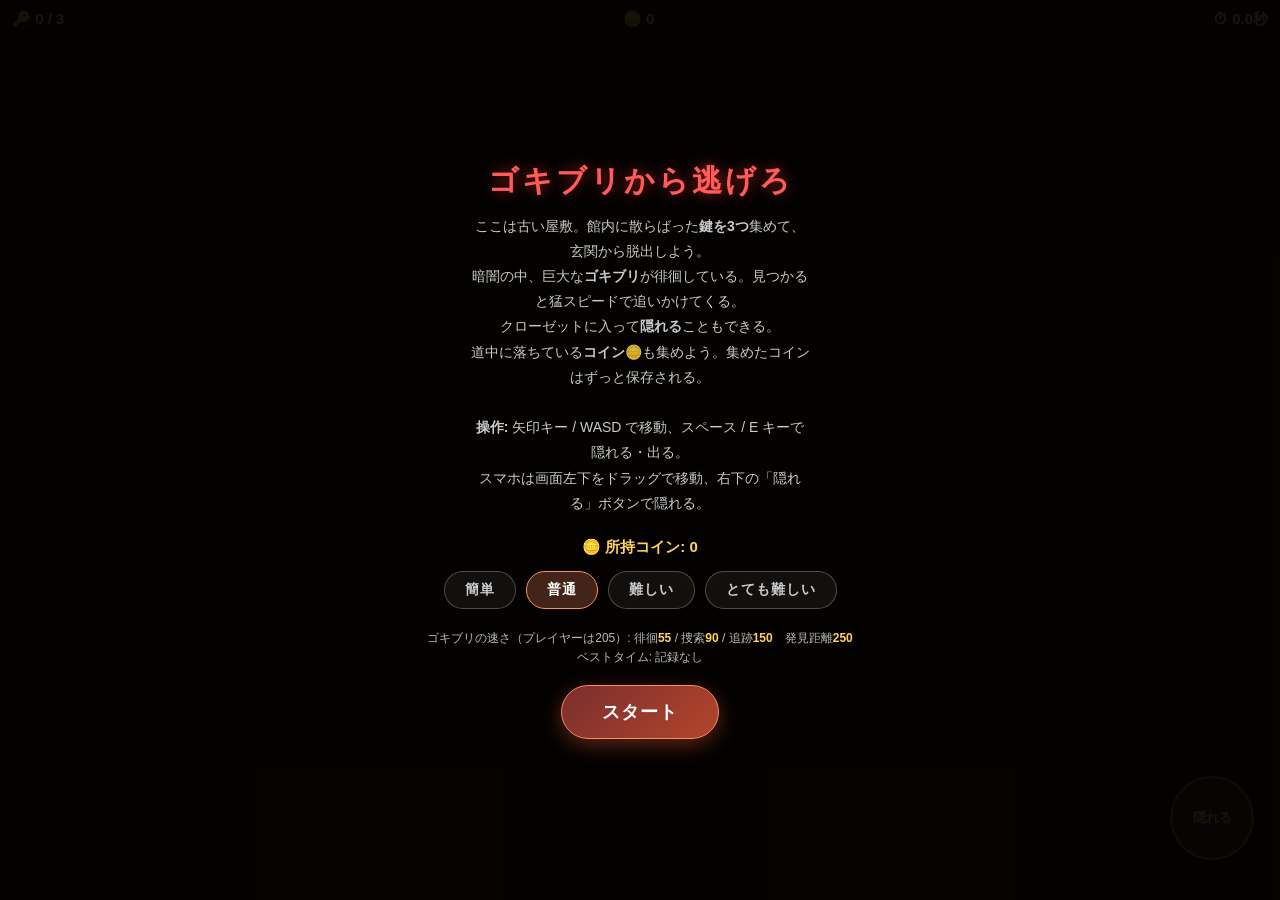
<file: games/escapeTheRoach/index.html>
<!DOCTYPE html>
<html lang="ja">
<head>
<meta charset="UTF-8">
<meta name="viewport" content="width=device-width, initial-scale=1.0, maximum-scale=1.0, user-scalable=no">
<title>ゴキブリから逃げろ</title>
<style>
  * { margin: 0; padding: 0; box-sizing: border-box; -webkit-tap-highlight-color: transparent; }
  html, body {
    width: 100%; height: 100%;
    overflow: hidden;
    background: #000;
    font-family: "Yu Gothic", "Meiryo", sans-serif;
    touch-action: none;
    user-select: none;
  }
  #gameContainer {
    position: relative;
    width: 100%;
    height: 100%;
    display: flex;
    align-items: center;
    justify-content: center;
  }
  canvas {
    background: #000;
    display: block;
    max-width: 100%;
    max-height: 100%;
  }
  #hud {
    position: absolute;
    top: 10px;
    left: 12px;
    right: 12px;
    display: flex;
    justify-content: space-between;
    color: #eee;
    font-size: 15px;
    font-weight: bold;
    text-shadow: 0 2px 4px rgba(0,0,0,0.9);
    pointer-events: none;
    z-index: 5;
  }
  #hideHint {
    position: absolute;
    bottom: 100px;
    left: 0; right: 0;
    text-align: center;
    color: #ffe27a;
    font-size: 15px;
    font-weight: bold;
    text-shadow: 0 2px 6px #000;
    z-index: 5;
    pointer-events: none;
    display: none;
  }
  #overlay {
    position: absolute;
    inset: 0;
    display: flex;
    flex-direction: column;
    align-items: center;
    justify-content: center;
    background: rgba(4,3,2,0.92);
    color: #eee;
    text-align: center;
    z-index: 10;
    padding: 20px;
  }
  #overlay h1 {
    font-size: 30px;
    margin-bottom: 12px;
    letter-spacing: 3px;
    color: #ff5b5b;
    text-shadow: 0 0 14px rgba(255,60,60,0.6);
  }
  #overlay p {
    font-size: 14px;
    line-height: 1.8;
    opacity: 0.85;
    margin-bottom: 22px;
    max-width: 340px;
  }
  #overlay .score-line {
    font-size: 18px;
    margin-bottom: 6px;
  }
  button#startBtn {
    background: linear-gradient(135deg, #7a2e2e, #b3452b);
    color: #fff;
    border: 1px solid #ff8a5b;
    padding: 14px 40px;
    font-size: 18px;
    font-weight: bold;
    border-radius: 30px;
    cursor: pointer;
    box-shadow: 0 6px 20px rgba(179,69,43,0.5);
    letter-spacing: 1px;
  }
  button#startBtn:active { transform: scale(0.96); }
  #difficultyRow {
    display: flex;
    flex-wrap: wrap;
    justify-content: center;
    gap: 10px;
    margin-bottom: 20px;
  }
  .diffBtn {
    background: rgba(255,255,255,0.06);
    color: #ccc;
    border: 1px solid rgba(255,255,255,0.25);
    padding: 9px 20px;
    font-size: 14px;
    font-weight: bold;
    border-radius: 20px;
    cursor: pointer;
    letter-spacing: 1px;
  }
  .diffBtn.selected {
    background: rgba(255,138,91,0.25);
    border-color: #ff8a5b;
    color: #fff;
  }
  #diffInfo {
    font-size: 12px;
    color: #bbb;
    margin-bottom: 18px;
    line-height: 1.6;
  }
  #diffInfo b { color: #ffd35b; }
  #totalCoins {
    font-size: 15px;
    font-weight: bold;
    color: #ffd35b;
    margin-bottom: 14px;
  }
  #joystickZone {
    position: absolute;
    left: 0; bottom: 0;
    width: 45%; height: 50%;
    z-index: 4;
  }
  #stick-base {
    position: absolute;
    width: 100px; height: 100px;
    border-radius: 50%;
    background: rgba(255,255,255,0.10);
    border: 2px solid rgba(255,255,255,0.22);
    display: none;
    z-index: 6;
  }
  #stick-knob {
    position: absolute;
    width: 46px; height: 46px;
    border-radius: 50%;
    background: rgba(255,255,255,0.5);
    left: 27px; top: 27px;
    z-index: 7;
  }
  #hideBtn {
    position: absolute;
    right: 26px;
    bottom: 40px;
    width: 84px; height: 84px;
    border-radius: 50%;
    background: rgba(255,226,122,0.18);
    border: 2px solid rgba(255,226,122,0.5);
    color: #ffe27a;
    font-size: 13px;
    font-weight: bold;
    z-index: 6;
  }
  #flash {
    position: absolute;
    inset: 0;
    background: #ff2222;
    opacity: 0;
    pointer-events: none;
    z-index: 8;
  }
</style>
</head>
<body>
<div id="gameContainer">
  <canvas id="canvas"></canvas>

  <div id="hud">
    <span id="keyCount">🔑 0 / 3</span>
    <span id="coinCount">🪙 0</span>
    <span id="timeVal">⏱ 0.0秒</span>
  </div>

  <div id="hideHint">スペース / Eキー で隠れる・出る</div>

  <div id="joystickZone"></div>
  <div id="stick-base"><div id="stick-knob"></div></div>
  <button id="hideBtn">隠れる</button>
  <div id="flash"></div>

  <div id="overlay">
    <h1>ゴキブリから逃げろ</h1>
    <p>ここは古い屋敷。館内に散らばった<b>鍵を3つ</b>集めて、玄関から脱出しよう。<br>
       暗闇の中、巨大な<b>ゴキブリ</b>が徘徊している。見つかると猛スピードで追いかけてくる。<br>
       クローゼットに入って<b>隠れる</b>こともできる。<br>
       道中に落ちている<b>コイン🪙</b>も集めよう。集めたコインはずっと保存される。<br><br>
       <b>操作:</b> 矢印キー / WASD で移動、スペース / E キーで隠れる・出る。<br>
       スマホは画面左下をドラッグで移動、右下の「隠れる」ボタンで隠れる。</p>
    <div id="totalCoins">🪙 所持コイン: 0</div>
    <div id="difficultyRow">
      <button class="diffBtn" data-diff="easy">簡単</button>
      <button class="diffBtn selected" data-diff="normal">普通</button>
      <button class="diffBtn" data-diff="hard">難しい</button>
      <button class="diffBtn" data-diff="veryhard">とても難しい</button>
    </div>
    <div id="diffInfo"></div>
    <button id="startBtn">スタート</button>
  </div>
</div>

<script>
(function(){
  const canvas = document.getElementById('canvas');
  const ctx = canvas.getContext('2d');
  const overlay = document.getElementById('overlay');
  const startBtn = document.getElementById('startBtn');
  const timeVal = document.getElementById('timeVal');
  const keyCountEl = document.getElementById('keyCount');
  const coinCountEl = document.getElementById('coinCount');
  const totalCoinsEl = document.getElementById('totalCoins');
  const hideHint = document.getElementById('hideHint');
  const flashEl = document.getElementById('flash');

  const VW = 800, VH = 600;
  canvas.width = VW;
  canvas.height = VH;

  function fitCanvas(){
    const scale = Math.min(window.innerWidth / VW, window.innerHeight / VH);
    canvas.style.width = (VW * scale) + 'px';
    canvas.style.height = (VH * scale) + 'px';
  }
  window.addEventListener('resize', fitCanvas);
  fitCanvas();

  // ---------- Audio (simple WebAudio, no external files) ----------
  let actx = null;
  function audio(){ if (!actx) { try { actx = new (window.AudioContext||window.webkitAudioContext)(); } catch(e){} } return actx; }
  function beep(freq, dur, type, vol, delay){
    const a = audio(); if (!a) return;
    const t0 = a.currentTime + (delay||0);
    const osc = a.createOscillator();
    const gain = a.createGain();
    osc.type = type || 'sine';
    osc.frequency.setValueAtTime(freq, t0);
    gain.gain.setValueAtTime(0, t0);
    gain.gain.linearRampToValueAtTime(vol||0.15, t0+0.02);
    gain.gain.exponentialRampToValueAtTime(0.0001, t0+dur);
    osc.connect(gain); gain.connect(a.destination);
    osc.start(t0); osc.stop(t0+dur+0.05);
  }
  function sfxKey(){ beep(880,0.12,'triangle',0.18); beep(1320,0.14,'triangle',0.14,0.07); }
  function sfxCoin(){ beep(1046,0.08,'square',0.14); beep(1568,0.1,'square',0.12,0.05); }
  function sfxDoor(){ beep(220,0.4,'sine',0.15); }
  function sfxCatch(){
    const a = audio(); if (!a) return;
    const bufSize = a.sampleRate * 0.5;
    const buf = a.createBuffer(1, bufSize, a.sampleRate);
    const d = buf.getChannelData(0);
    for (let i=0;i<bufSize;i++) d[i] = (Math.random()*2-1) * (1 - i/bufSize);
    const src = a.createBufferSource();
    src.buffer = buf;
    const gain = a.createGain();
    gain.gain.setValueAtTime(0.35, a.currentTime);
    src.connect(gain); gain.connect(a.destination);
    src.start();
    beep(90,0.5,'sawtooth',0.25);
  }
  function sfxHide(on){ beep(on?520:340, 0.15, 'square', 0.08); }
  function sfxAlert(){ beep(180,0.18,'sawtooth',0.16); beep(140,0.22,'sawtooth',0.14,0.12); }

  // ---------- World / Map ----------
  const WORLD_W = 1450, WORLD_H = 1080;

  const floors = [
    {x:50,   y:400, w:250,  h:220, name:'hall'},
    {x:200,  y:470, w:1000, h:60,  name:'hbar'},
    {x:1100, y:350, w:280,  h:320, name:'living'},
    {x:600,  y:100, w:140,  h:800, name:'vbar'},
    {x:400,  y:50,  w:270,  h:250, name:'kitchen'},
    {x:690,  y:50,  w:270,  h:250, name:'bedroom'},
    {x:400,  y:800, w:270,  h:200, name:'bathroom'},
    {x:690,  y:800, w:270,  h:200, name:'study'},
  ];

  function isWalkable(x, y){
    for (const f of floors) {
      if (x >= f.x && x <= f.x + f.w && y >= f.y && y <= f.y + f.h) return true;
    }
    return false;
  }

  const doorZone = {x:50, y:485, w:22, h:50};

  const keysData = [
    {x:535, y:175, taken:false, room:'キッチン'},
    {x:535, y:900, taken:false, room:'浴室'},
    {x:1240,y:510, taken:false, room:'リビング'},
  ];

  const closets = [
    {x:905, y:75,  w:45, h:55},
    {x:905, y:905, w:45, h:55},
  ];

  const coinsData = [
    {x:300, y:500, taken:false},
    {x:950, y:500, taken:false},
    {x:670, y:380, taken:false},
    {x:670, y:640, taken:false},
    {x:820, y:150, taken:false},
    {x:820, y:930, taken:false},
  ];

  const waypoints = [
    {x:175,y:510}, {x:670,y:510}, {x:1240,y:510},
    {x:535,y:175}, {x:825,y:175},
    {x:535,y:900}, {x:825,y:900},
    {x:670,y:300}, {x:670,y:700},
  ];

  function dist(ax,ay,bx,by){ return Math.hypot(ax-bx, ay-by); }

  // ---------- Entities ----------
  const player = { x:175, y:510, r:13, speed:205, hidden:false, facing:0, moving:false, walkPhase:0 };

  const roach = {
    x:1220, y:420, r:15,
    state:'patrol', // patrol | chase | search
    target:{x:670,y:510},
    lastKnown:{x:0,y:0},
    searchTimer:0,
    stuckTimer:0,
    lastX:1220, lastY:420,
    legPhase:0,
  };

  const DIFFICULTY = {
    easy:   { patrol:42, search:72,  chase:122, detect:210, lose:380, light:210 },
    normal: { patrol:55, search:90,  chase:150, detect:250, lose:420, light:185 },
    hard:   { patrol:72, search:112, chase:182, detect:290, lose:460, light:150 },
    veryhard: { patrol:90, search:140, chase:202, detect:330, lose:500, light:120 },
  };
  let difficulty = 'normal';
  let diffSettings = DIFFICULTY[difficulty];

  const BEST_KEY_PREFIX = 'gokiburiEscapeBest_';
  function getBestTime(diff){
    const v = localStorage.getItem(BEST_KEY_PREFIX + diff);
    return v ? parseFloat(v) : null;
  }
  function saveBestTime(diff, time){
    const cur = getBestTime(diff);
    if (cur === null || time < cur) {
      localStorage.setItem(BEST_KEY_PREFIX + diff, time.toFixed(2));
      return true;
    }
    return false;
  }

  const TOTAL_COINS_KEY = 'gokiburiTotalCoins';
  function getTotalCoins(){ return parseInt(localStorage.getItem(TOTAL_COINS_KEY) || '0', 10); }
  function addTotalCoins(n){
    const t = getTotalCoins() + n;
    localStorage.setItem(TOTAL_COINS_KEY, String(t));
    return t;
  }

  let keysCollected = 0;
  let coinsCollected = 0;
  let elapsed = 0;
  let running = false;
  let lastTime = 0;
  let gameState = 'title'; // title | playing | win | lose

  const camera = {x:0, y:0};

  // ---------- Input ----------
  const keys = {};
  window.addEventListener('keydown', e => {
    const k = e.key.toLowerCase();
    keys[k] = true;
    if (['arrowup','arrowdown','arrowleft','arrowright',' '].includes(k)) e.preventDefault();
    if ((k === ' ' || k === 'e') && running) toggleHide();
  });
  window.addEventListener('keyup', e => { keys[e.key.toLowerCase()] = false; });

  let joyActive = false, joyDX = 0, joyDY = 0, joyStartX = 0, joyStartY = 0;
  const joystickZone = document.getElementById('joystickZone');
  const stickBase = document.getElementById('stick-base');
  const stickKnob = document.getElementById('stick-knob');

  function joyStart(x,y){
    joyActive = true; joyStartX = x; joyStartY = y;
    stickBase.style.left = (x-50)+'px'; stickBase.style.top = (y-50)+'px';
    stickBase.style.display = 'block';
    stickKnob.style.left = '27px'; stickKnob.style.top = '27px';
  }
  function joyMove(x,y){
    if (!joyActive) return;
    let dx = x-joyStartX, dy = y-joyStartY;
    const maxD = 50;
    const d = Math.hypot(dx,dy);
    if (d > maxD) { dx = dx/d*maxD; dy = dy/d*maxD; }
    stickKnob.style.left = (27+dx)+'px'; stickKnob.style.top = (27+dy)+'px';
    joyDX = dx/maxD; joyDY = dy/maxD;
  }
  function joyEnd(){ joyActive=false; joyDX=0; joyDY=0; stickBase.style.display='none'; }

  joystickZone.addEventListener('touchstart', e => { const t=e.changedTouches[0]; joyStart(t.clientX,t.clientY); e.preventDefault(); }, {passive:false});
  joystickZone.addEventListener('touchmove', e => { const t=e.changedTouches[0]; joyMove(t.clientX,t.clientY); e.preventDefault(); }, {passive:false});
  joystickZone.addEventListener('touchend', e => { joyEnd(); e.preventDefault(); }, {passive:false});
  joystickZone.addEventListener('touchcancel', e => { joyEnd(); e.preventDefault(); }, {passive:false});

  document.getElementById('hideBtn').addEventListener('click', () => { if (running) toggleHide(); });

  const diffInfoEl = document.getElementById('diffInfo');
  function renderDiffInfo(){
    const d = diffSettings;
    const best = getBestTime(difficulty);
    diffInfoEl.innerHTML =
      'ゴキブリの速さ（プレイヤーは' + player.speed + '）: ' +
      '徘徊<b>' + d.patrol + '</b> / 捜索<b>' + d.search + '</b> / 追跡<b>' + d.chase + '</b>　' +
      '発見距離<b>' + d.detect + '</b><br>' +
      'ベストタイム: ' + (best !== null ? '<b>' + best.toFixed(1) + ' 秒</b>' : '記録なし');
  }
  document.querySelectorAll('.diffBtn').forEach(btn => {
    btn.addEventListener('click', () => {
      difficulty = btn.dataset.diff;
      diffSettings = DIFFICULTY[difficulty];
      document.querySelectorAll('.diffBtn').forEach(b => b.classList.toggle('selected', b === btn));
      renderDiffInfo();
    });
  });
  renderDiffInfo();

  function renderTotalCoins(){
    totalCoinsEl.textContent = '🪙 所持コイン: ' + getTotalCoins();
  }
  renderTotalCoins();

  function inClosetZone(){
    return closets.find(c => player.x > c.x && player.x < c.x+c.w && player.y > c.y && player.y < c.y+c.h);
  }
  function toggleHide(){
    if (player.hidden) { player.hidden = false; sfxHide(false); }
    else if (inClosetZone()) { player.hidden = true; sfxHide(true); }
  }

  // ---------- Game flow ----------
  function resetGame(){
    player.x = 175; player.y = 510; player.hidden = false;
    roach.x = 1220; roach.y = 420; roach.state = 'patrol'; roach.target = {x:670,y:510};
    roach.stuckTimer = 0; roach.lastX = roach.x; roach.lastY = roach.y;
    keysData.forEach(k => k.taken = false);
    coinsData.forEach(c => c.taken = false);
    keysCollected = 0;
    coinsCollected = 0;
    elapsed = 0;
    keyCountEl.textContent = '🔑 0 / 3';
    coinCountEl.textContent = '🪙 0';
  }

  function startGame(){
    audio();
    resetGame();
    running = true;
    gameState = 'playing';
    overlay.style.display = 'none';
    lastTime = performance.now();
    requestAnimationFrame(loop);
  }

  function loseGame(){
    running = false;
    gameState = 'lose';
    sfxCatch();
    runJumpscare(() => {
      flashEl.style.transition = 'none';
      flashEl.style.opacity = '0.9';
      setTimeout(() => {
        flashEl.style.transition = 'opacity 0.8s';
        flashEl.style.opacity = '0';
      }, 60);
      document.querySelector('#overlay h1').textContent = 'ゴキブリに捕まった…';
      document.querySelector('#overlay h1').style.color = '#ff5b5b';
      document.querySelector('#overlay p').innerHTML =
        '<span class="score-line">生存時間 ' + elapsed.toFixed(1) + ' 秒 / 鍵 ' + keysCollected + ' 個 / 🪙 ' + coinsCollected + ' 枚</span>';
      startBtn.textContent = 'もう一度挑戦';
      renderDiffInfo();
      setTimeout(() => { overlay.style.display = 'flex'; }, 300);
    });
  }

  function winGame(){
    running = false;
    gameState = 'win';
    sfxDoor();
    const isRecord = saveBestTime(difficulty, elapsed);
    const best = getBestTime(difficulty);
    document.querySelector('#overlay h1').textContent = '脱出成功！';
    document.querySelector('#overlay h1').style.color = '#7dffb0';
    document.querySelector('#overlay p').innerHTML =
      '<span class="score-line">クリアタイム ' + elapsed.toFixed(1) + ' 秒 / 🪙 ' + coinsCollected + ' 枚</span>' +
      (isRecord
        ? '<span style="color:#ffd35b;font-weight:bold;">新記録！</span><br>'
        : 'ベストタイム: ' + best.toFixed(1) + ' 秒<br>') +
      '屋敷から無事に逃げ切った。';
    startBtn.textContent = 'もう一度遊ぶ';
    renderDiffInfo();
    renderTotalCoins();
    overlay.style.display = 'flex';
  }

  // ---------- Update ----------
  function moveEntity(ent, dx, dy, speed, dt){
    if (dx === 0 && dy === 0) return;
    const len = Math.hypot(dx,dy);
    dx /= len; dy /= len;
    const nx = ent.x + dx*speed*dt;
    const ny = ent.y + dy*speed*dt;
    if (isWalkable(nx, ent.y)) ent.x = nx;
    if (isWalkable(ent.x, ny)) ent.y = ny;
  }

  function pickWaypoint(exclude){
    let w;
    do { w = waypoints[Math.floor(Math.random()*waypoints.length)]; }
    while (waypoints.length > 1 && exclude && w.x === exclude.x && w.y === exclude.y);
    return w;
  }

  function updatePlayer(dt){
    if (player.hidden) return;
    let dx = 0, dy = 0;
    if (keys['arrowleft'] || keys['a']) dx -= 1;
    if (keys['arrowright'] || keys['d']) dx += 1;
    if (keys['arrowup'] || keys['w']) dy -= 1;
    if (keys['arrowdown'] || keys['s']) dy += 1;
    if (joyActive) { dx += joyDX; dy += joyDY; }
    if (dx !== 0 || dy !== 0) {
      player.facing = Math.atan2(dy, dx);
      moveEntity(player, dx, dy, player.speed, dt);
      player.moving = true;
      player.walkPhase += dt * 11;
    } else {
      player.moving = false;
    }
  }

  function updateRoach(dt){
    const d = dist(player.x, player.y, roach.x, roach.y);
    roach.legPhase += dt * 14;

    if (!player.hidden && d < diffSettings.detect) {
      if (roach.state !== 'chase') sfxAlert();
      roach.state = 'chase';
      roach.lastKnown.x = player.x; roach.lastKnown.y = player.y;
    } else if (roach.state === 'chase' && (player.hidden || d > diffSettings.lose)) {
      roach.state = 'search';
      roach.searchTimer = 3;
    }

    let speed;
    if (roach.state === 'chase') {
      speed = diffSettings.chase;
      roach.target = {x:player.x, y:player.y};
    } else if (roach.state === 'search') {
      speed = diffSettings.search;
      roach.target = roach.lastKnown;
      roach.searchTimer -= dt;
      if (dist(roach.x,roach.y,roach.target.x,roach.target.y) < 24 || roach.searchTimer <= 0) {
        roach.state = 'patrol';
        roach.target = pickWaypoint();
      }
    } else {
      speed = diffSettings.patrol;
      if (dist(roach.x,roach.y,roach.target.x,roach.target.y) < 24) {
        roach.target = pickWaypoint(roach.target);
      }
    }

    const dx = roach.target.x - roach.x, dy = roach.target.y - roach.y;
    moveEntity(roach, dx, dy, speed, dt);

    if (dist(roach.x,roach.y,roach.lastX,roach.lastY) < 2) {
      roach.stuckTimer += dt;
      if (roach.stuckTimer > 1.0) {
        roach.target = pickWaypoint(roach.target);
        roach.state = 'patrol';
        roach.stuckTimer = 0;
      }
    } else {
      roach.stuckTimer = 0;
    }
    roach.lastX = roach.x; roach.lastY = roach.y;

    if (!player.hidden && dist(player.x,player.y,roach.x,roach.y) < player.r + roach.r) {
      loseGame();
    }
  }

  function updateItems(){
    for (const k of keysData) {
      if (!k.taken && dist(player.x,player.y,k.x,k.y) < player.r + 14) {
        k.taken = true;
        keysCollected++;
        keyCountEl.textContent = '🔑 ' + keysCollected + ' / 3';
        sfxKey();
      }
    }
    for (const c of coinsData) {
      if (!c.taken && dist(player.x,player.y,c.x,c.y) < player.r + 11) {
        c.taken = true;
        coinsCollected++;
        coinCountEl.textContent = '🪙 ' + coinsCollected;
        addTotalCoins(1);
        renderTotalCoins();
        sfxCoin();
      }
    }
    const closet = inClosetZone();
    hideHint.style.display = (closet || player.hidden) ? 'block' : 'none';

    if (keysCollected >= 3 &&
        player.x > doorZone.x && player.x < doorZone.x+doorZone.w+40 &&
        player.y > doorZone.y && player.y < doorZone.y+doorZone.h) {
      winGame();
    }
  }

  function update(dt){
    elapsed += dt;
    timeVal.textContent = '⏱ ' + elapsed.toFixed(1) + '秒';
    updatePlayer(dt);
    updateRoach(dt);
    updateItems();

    camera.x = Math.max(0, Math.min(WORLD_W - VW, player.x - VW/2));
    camera.y = Math.max(0, Math.min(WORLD_H - VH, player.y - VH/2));
  }

  // ---------- Draw ----------
  function worldToScreen(x,y){ return {x: x - camera.x, y: y - camera.y}; }

  function drawRoachShape(legWig, glowBlur, eyeColor){
    ctx.strokeStyle = '#241a10';
    ctx.lineWidth = 2;
    for (let i=-1;i<=1;i++){
      ctx.beginPath(); ctx.moveTo(i*8, -3); ctx.lineTo(i*8-6, -14+legWig*i); ctx.stroke();
      ctx.beginPath(); ctx.moveTo(i*8, 3);  ctx.lineTo(i*8-6, 14-legWig*i);  ctx.stroke();
    }
    ctx.beginPath();
    ctx.ellipse(0, 0, 20, 11, 0, 0, Math.PI*2);
    ctx.fillStyle = '#4a2f18';
    ctx.shadowColor = 'rgba(255,40,40,0.85)';
    ctx.shadowBlur = glowBlur;
    ctx.fill();
    ctx.shadowBlur = 0;
    ctx.beginPath();
    ctx.ellipse(-6, 0, 8, 7, 0, 0, Math.PI*2);
    ctx.fillStyle = '#2e1c0d';
    ctx.fill();
    ctx.strokeStyle = '#1b1109';
    ctx.lineWidth = 1;
    ctx.beginPath(); ctx.moveTo(-2,-2); ctx.lineTo(2,-2); ctx.stroke();
    ctx.beginPath(); ctx.moveTo(-2,2); ctx.lineTo(2,2); ctx.stroke();
    ctx.beginPath();
    ctx.moveTo(14, -3); ctx.quadraticCurveTo(24, -10, 30, -14 + legWig);
    ctx.moveTo(14, 3);  ctx.quadraticCurveTo(24, 10, 30, 14 - legWig);
    ctx.strokeStyle = '#3a2513'; ctx.lineWidth = 1.4; ctx.stroke();
    ctx.fillStyle = eyeColor;
    ctx.shadowColor = eyeColor;
    ctx.shadowBlur = glowBlur * 0.8;
    ctx.beginPath(); ctx.arc(13,-3,1.6,0,Math.PI*2); ctx.arc(13,3,1.6,0,Math.PI*2); ctx.fill();
    ctx.shadowBlur = 0;
  }

  function drawRoach(){
    if (player.hidden) return;
    const s = worldToScreen(roach.x, roach.y);
    if (s.x < -50 || s.x > VW+50 || s.y < -50 || s.y > VH+50) return;
    const ang = Math.atan2(roach.target.y - roach.y, roach.target.x - roach.x);
    const chasing = roach.state === 'chase';
    ctx.save();
    // already inside drawWorld's camera-translated context, so use raw world coords here
    ctx.translate(roach.x, roach.y);
    ctx.rotate(ang);
    drawRoachShape(Math.sin(roach.legPhase) * 5, chasing ? 22 : 8, chasing ? '#ff3030' : '#a03030');
    ctx.restore();
  }

  // Glowing eyes stay visible through the darkness so the roach is never a total surprise.
  function drawRoachGlowThroughDark(){
    if (player.hidden) return;
    const d = dist(player.x, player.y, roach.x, roach.y);
    const GLOW_RANGE = 340;
    if (d > GLOW_RANGE) return;
    const s = worldToScreen(roach.x, roach.y);
    const near = 1 - Math.min(d / GLOW_RANGE, 1);
    const pulse = 0.6 + 0.4 * Math.sin(performance.now() * 0.008);
    const alpha = Math.min(0.9, near * 0.9) * pulse;
    const r = 10 + near * 18;
    const grad = ctx.createRadialGradient(s.x, s.y, 0, s.x, s.y, r);
    const glowColor = roach.state === 'chase' ? '255,40,40' : '255,120,40';
    grad.addColorStop(0, 'rgba(' + glowColor + ',' + alpha + ')');
    grad.addColorStop(1, 'rgba(' + glowColor + ',0)');
    ctx.fillStyle = grad;
    ctx.beginPath(); ctx.arc(s.x, s.y, r, 0, Math.PI*2); ctx.fill();
  }

  function runJumpscare(onDone){
    const t0 = performance.now();
    const dur = 700;
    function frame(now){
      const t = Math.min((now - t0) / dur, 1);
      ctx.fillStyle = '#000';
      ctx.fillRect(0, 0, VW, VH);

      const shake = (1 - t) * 10;
      const sx = (Math.random() - 0.5) * shake;
      const sy = (Math.random() - 0.5) * shake;
      const scale = 4.5 + t * 3.5;

      ctx.save();
      ctx.translate(VW/2 + sx, VH/2 + sy);
      ctx.scale(scale, scale);
      ctx.rotate(Math.PI);
      drawRoachShape(Math.sin(now * 0.03) * 6, 30, '#ff3030');
      ctx.restore();

      const grad = ctx.createRadialGradient(VW/2, VH/2, 40, VW/2, VH/2, VW*0.75);
      grad.addColorStop(0, 'rgba(140,0,0,0)');
      grad.addColorStop(1, 'rgba(140,0,0,' + (0.55 * t) + ')');
      ctx.fillStyle = grad;
      ctx.fillRect(0, 0, VW, VH);

      if (t < 1) requestAnimationFrame(frame);
      else onDone();
    }
    requestAnimationFrame(frame);
  }

  function drawPlayer(){
    if (player.hidden) {
      ctx.save();
      ctx.globalAlpha = 0.25;
      ctx.beginPath(); ctx.arc(player.x, player.y, player.r, 0, Math.PI*2);
      ctx.fillStyle = '#4fd1ff'; ctx.fill();
      ctx.restore();
      return;
    }

    const bob = player.moving ? Math.abs(Math.sin(player.walkPhase)) * 2.5 : 0;
    const legSwing = player.moving ? Math.sin(player.walkPhase) * 7 : 0;
    const R = player.r;       // collision radius, unchanged
    const B = R * 1.55;       // visual body size (bigger & bolder so it reads as a character)

    ctx.save();
    // already inside drawWorld's camera-translated context, so use raw world coords here
    ctx.translate(player.x, player.y);

    // ground shadow (stays put, doesn't bob)
    ctx.beginPath();
    ctx.ellipse(0, B*0.6, B*0.85, B*0.35, 0, 0, Math.PI*2);
    ctx.fillStyle = 'rgba(0,0,0,0.4)';
    ctx.fill();

    ctx.translate(0, -bob);
    ctx.rotate(player.facing);

    // legs: swing fore/aft on alternating sides for a walk-cycle feel
    ctx.fillStyle = '#2e2a22';
    ctx.beginPath(); ctx.ellipse(-B*0.15 + legSwing, -B*0.55, 5, 3.6, 0, 0, Math.PI*2); ctx.fill();
    ctx.beginPath(); ctx.ellipse(-B*0.15 - legSwing, B*0.55, 5, 3.6, 0, 0, Math.PI*2); ctx.fill();

    // arms: swing opposite to legs
    ctx.strokeStyle = '#c1552a';
    ctx.lineWidth = 5;
    ctx.lineCap = 'round';
    ctx.beginPath(); ctx.moveTo(-B*0.1, -B*0.75); ctx.lineTo(-B*0.1 - legSwing, -B*1.2); ctx.stroke();
    ctx.beginPath(); ctx.moveTo(-B*0.1, B*0.75);  ctx.lineTo(-B*0.1 + legSwing, B*1.2);  ctx.stroke();

    // body / jacket
    ctx.beginPath();
    ctx.ellipse(0, 0, B, B*0.88, 0, 0, Math.PI*2);
    ctx.fillStyle = '#d9622b';
    ctx.shadowColor = 'rgba(255,180,120,0.6)';
    ctx.shadowBlur = 14;
    ctx.fill();
    ctx.shadowBlur = 0;

    // head (offset toward facing direction)
    ctx.beginPath();
    ctx.arc(B*0.3, 0, B*0.6, 0, Math.PI*2);
    ctx.fillStyle = '#f0c9a0';
    ctx.fill();

    // hair patch on the back of the head
    ctx.beginPath();
    ctx.arc(B*0.12, 0, B*0.62, Math.PI*0.35, Math.PI*1.65);
    ctx.fillStyle = '#4a3626';
    ctx.fill();

    // eyes (show facing direction clearly)
    ctx.fillStyle = '#2a2016';
    ctx.beginPath();
    ctx.arc(B*0.55, -B*0.18, 2.2, 0, Math.PI*2);
    ctx.arc(B*0.55, B*0.18, 2.2, 0, Math.PI*2);
    ctx.fill();

    ctx.restore();
  }

  function drawWorld(){
    ctx.fillStyle = '#0c0906';
    ctx.fillRect(0,0,VW,VH);

    ctx.save();
    ctx.translate(-camera.x, -camera.y);

    for (const f of floors) {
      ctx.fillStyle = '#2a2015';
      ctx.fillRect(f.x, f.y, f.w, f.h);
      ctx.strokeStyle = 'rgba(0,0,0,0.5)';
      ctx.lineWidth = 3;
      ctx.strokeRect(f.x, f.y, f.w, f.h);
      ctx.strokeStyle = 'rgba(255,255,255,0.03)';
      ctx.lineWidth = 1;
      for (let gx = f.x; gx <= f.x+f.w; gx += 40) {
        ctx.beginPath(); ctx.moveTo(gx, f.y); ctx.lineTo(gx, f.y+f.h); ctx.stroke();
      }
    }

    for (const c of closets) {
      ctx.fillStyle = 'rgba(90,60,30,0.55)';
      ctx.fillRect(c.x, c.y, c.w, c.h);
      ctx.strokeStyle = 'rgba(255,220,140,0.5)';
      ctx.lineWidth = 2;
      ctx.strokeRect(c.x, c.y, c.w, c.h);
    }

    ctx.fillStyle = 'rgba(120,80,30,0.9)';
    ctx.fillRect(doorZone.x-4, doorZone.y, 8, doorZone.h);

    for (const k of keysData) {
      if (k.taken) continue;
      const bob = Math.sin(elapsed*3 + k.x) * 4;
      const grad = ctx.createRadialGradient(k.x,k.y+bob,0,k.x,k.y+bob,45);
      grad.addColorStop(0, 'rgba(255,220,120,0.35)');
      grad.addColorStop(1, 'rgba(255,220,120,0)');
      ctx.fillStyle = grad;
      ctx.beginPath(); ctx.arc(k.x,k.y+bob,45,0,Math.PI*2); ctx.fill();

      ctx.save();
      ctx.translate(k.x, k.y+bob);
      ctx.fillStyle = '#ffd35b';
      ctx.beginPath(); ctx.arc(-6,0,6,0,Math.PI*2); ctx.fill();
      ctx.fillRect(-2,-2,14,4);
      ctx.fillRect(8,-2,3,6);
      ctx.restore();
    }

    for (const c of coinsData) {
      if (c.taken) continue;
      const bob = Math.sin(elapsed*3.5 + c.x*1.3) * 3;
      const spin = Math.abs(Math.cos(elapsed*2.2 + c.x));
      const grad = ctx.createRadialGradient(c.x,c.y+bob,0,c.x,c.y+bob,30);
      grad.addColorStop(0, 'rgba(255,210,80,0.3)');
      grad.addColorStop(1, 'rgba(255,210,80,0)');
      ctx.fillStyle = grad;
      ctx.beginPath(); ctx.arc(c.x,c.y+bob,30,0,Math.PI*2); ctx.fill();

      ctx.save();
      ctx.translate(c.x, c.y+bob);
      ctx.scale(Math.max(spin,0.18), 1);
      ctx.beginPath(); ctx.arc(0,0,8,0,Math.PI*2);
      ctx.fillStyle = '#ffcf3f';
      ctx.fill();
      ctx.strokeStyle = '#c98f1a';
      ctx.lineWidth = 1.5;
      ctx.stroke();
      ctx.restore();
    }

    drawPlayer();
    drawRoach();

    ctx.restore();
  }

  function drawDarkness(){
    const s = worldToScreen(player.x, player.y);
    const radius = player.hidden ? 60 : diffSettings.light;
    ctx.save();
    ctx.globalCompositeOperation = 'source-over';
    const grad = ctx.createRadialGradient(s.x, s.y, radius*0.25, s.x, s.y, radius);
    grad.addColorStop(0, 'rgba(0,0,0,0)');
    grad.addColorStop(0.7, 'rgba(0,0,0,0.55)');
    grad.addColorStop(1, 'rgba(0,0,0,0.97)');
    ctx.fillStyle = grad;
    ctx.fillRect(0,0,VW,VH);
    ctx.restore();
  }

  function drawCompass(){
    let target = null, label = '';
    if (keysCollected >= 3) { target = {x: doorZone.x+10, y: doorZone.y+doorZone.h/2}; label = '出口'; }
    else {
      let best = null, bd = Infinity;
      for (const k of keysData) {
        if (k.taken) continue;
        const d = dist(player.x,player.y,k.x,k.y);
        if (d < bd) { bd = d; best = k; }
      }
      if (best) { target = best; label = '鍵: ' + best.room; }
    }
    if (!target) return;
    const ang = Math.atan2(target.y - player.y, target.x - player.x);
    const cx = VW/2, cy = 34, r = 16;
    ctx.save();
    ctx.translate(cx, cy);
    ctx.fillStyle = 'rgba(0,0,0,0.45)';
    ctx.beginPath(); ctx.arc(0,0,r+6,0,Math.PI*2); ctx.fill();
    ctx.strokeStyle = 'rgba(255,255,255,0.4)';
    ctx.lineWidth = 1.5;
    ctx.beginPath(); ctx.arc(0,0,r+6,0,Math.PI*2); ctx.stroke();
    ctx.rotate(ang);
    ctx.fillStyle = '#ffd35b';
    ctx.beginPath();
    ctx.moveTo(r, 0); ctx.lineTo(-6, -8); ctx.lineTo(-6, 8);
    ctx.closePath(); ctx.fill();
    ctx.restore();
    ctx.fillStyle = 'rgba(255,255,255,0.85)';
    ctx.font = '11px sans-serif';
    ctx.textAlign = 'center';
    ctx.fillText(label, cx, cy + r + 18);
    ctx.textAlign = 'left';
  }

  function draw(){
    drawWorld();
    drawDarkness();
    drawRoachGlowThroughDark();
    drawCompass();
  }

  function loop(now){
    if (!running) return;
    const dt = Math.min((now - lastTime) / 1000, 0.05);
    lastTime = now;
    update(dt);
    draw();
    if (running) requestAnimationFrame(loop);
  }

  startBtn.addEventListener('click', startGame);
})();
</script>
</body>
</html>
</file>
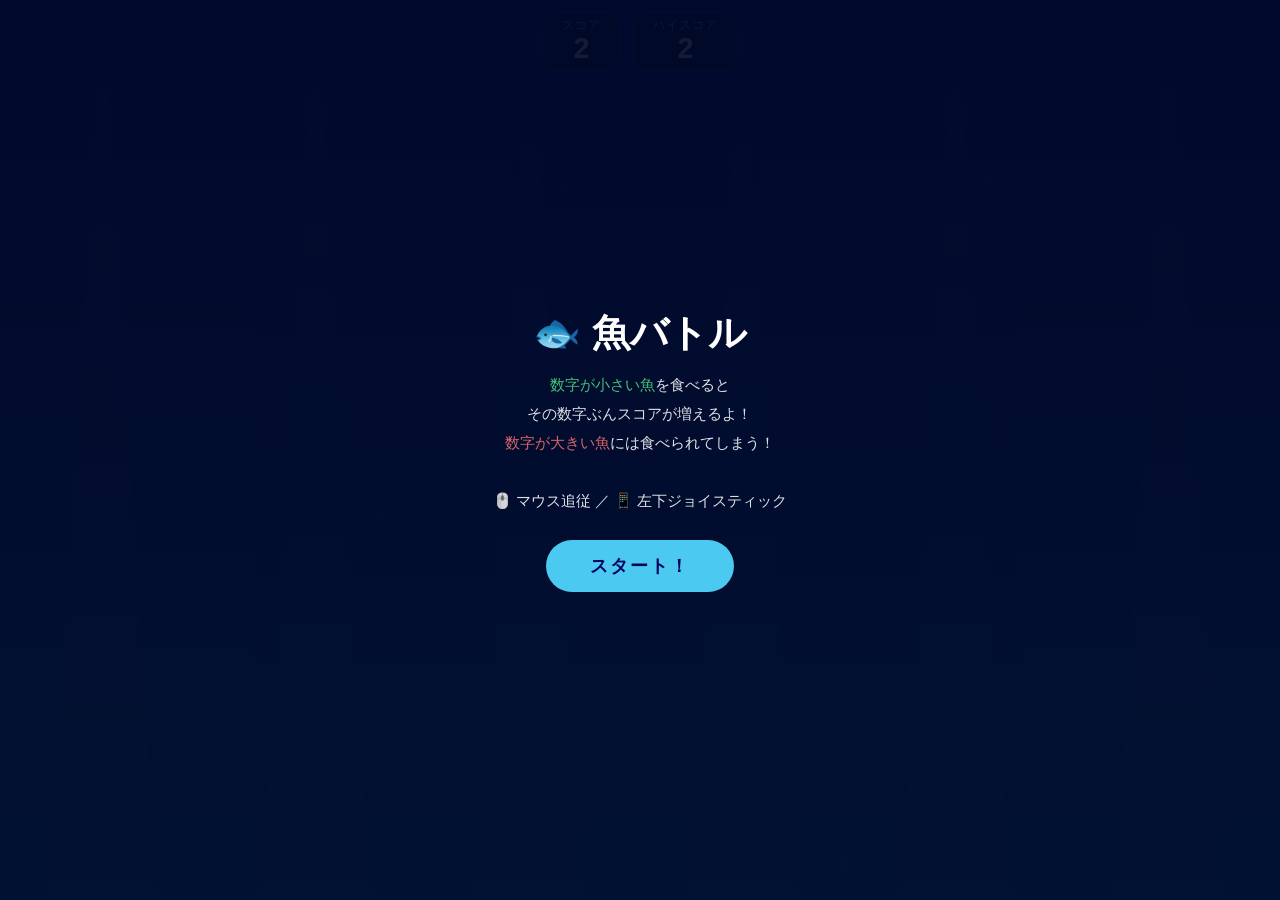
<file: games/fishAttack/index.html>
<!DOCTYPE html>
<html lang="ja">
<head>
    <meta charset="UTF-8">
    <meta name="viewport" content="width=device-width, initial-scale=1.0, maximum-scale=1.0, user-scalable=no">
    <title>魚バトル</title>
    <style>
        * { margin:0; padding:0; box-sizing:border-box; }
        html,body { overflow:hidden; width:100%; height:100%; touch-action:none; }
        body { background:#03045e; font-family:Arial,sans-serif; }
        canvas { display:block; }

        #hud {
            position:fixed; top:12px; left:0; right:0;
            display:flex; justify-content:center; gap:14px;
            pointer-events:none; z-index:10;
        }
        .hud-panel {
            background:rgba(0,0,0,0.5);
            border:1px solid rgba(255,255,255,0.15);
            border-radius:14px; padding:5px 18px;
            text-align:center; color:#fff;
        }
        .hud-label { font-size:0.72em; opacity:0.7; letter-spacing:1px; }
        .hud-val   { font-size:1.8em; font-weight:bold; line-height:1.1; }

        #start-screen {
            position:fixed; inset:0;
            background:rgba(2,10,40,0.93);
            display:flex; align-items:center; justify-content:center;
            z-index:20; color:#fff;
        }
        #start-screen.hidden { display:none; }
        .start-box { text-align:center; max-width:360px; padding:20px; }
        .start-box h1 { font-size:2.4em; margin-bottom:12px; }
        .start-box p  { font-size:0.95em; line-height:1.9; opacity:0.88; margin-bottom:24px; }
        .start-btn {
            padding:14px 44px; font-size:1.1em; font-weight:bold;
            background:#4cc9f0; color:#03045e; border:none;
            border-radius:30px; cursor:pointer; letter-spacing:2px;
        }
        .start-btn:hover { background:#72ddf7; }

        #overlay {
            position:fixed; inset:0; background:rgba(0,0,0,0);
            display:flex; align-items:center; justify-content:center;
            pointer-events:none; transition:background .4s; z-index:15;
        }
        #overlay.active { background:rgba(0,0,0,0.72); pointer-events:all; }
        #go-box {
            background:linear-gradient(135deg,#023e8a,#03045e);
            border:2px solid #4cc9f0; border-radius:22px;
            padding:36px 52px; text-align:center; color:#fff;
            transform:scale(0); transition:transform .4s cubic-bezier(.22,1,.36,1);
            box-shadow:0 0 50px rgba(76,201,240,.3);
        }
        #overlay.active #go-box { transform:scale(1); }
        #go-box h2 { font-size:2.2em; color:#f87171; margin-bottom:10px; }
        #go-box .go-scores { font-size:1.2em; line-height:2.1; margin-bottom:20px; }
        #restart-btn {
            padding:11px 34px; font-size:1em; font-weight:bold;
            background:#4cc9f0; color:#03045e; border:none;
            border-radius:25px; cursor:pointer; letter-spacing:2px;
        }
        #restart-btn:hover { background:#72ddf7; }

        @media (max-width:480px) {
            .hud-label { font-size:0.6em; }
            .hud-val   { font-size:1.4em; }
            .hud-panel { padding:4px 12px; border-radius:10px; }
            .start-box h1 { font-size:1.9em; }
            #go-box { padding:28px 30px; }
            #go-box h2 { font-size:1.7em; }
        }
    </style>
</head>
<body>

<canvas id="canvas"></canvas>

<div id="hud">
    <div class="hud-panel">
        <div class="hud-label">スコア</div>
        <div class="hud-val" id="hud-score">2</div>
    </div>
    <div class="hud-panel">
        <div class="hud-label">ハイスコア</div>
        <div class="hud-val" id="hud-hi">2</div>
    </div>
</div>

<div id="start-screen">
    <div class="start-box">
        <h1>🐟 魚バトル</h1>
        <p>
            <span style="color:#4ade80">数字が小さい魚</span>を食べると<br>その数字ぶんスコアが増えるよ！<br>
            <span style="color:#f87171">数字が大きい魚</span>には食べられてしまう！<br><br>
            🖱️ マウス追従 ／ 📱 左下ジョイスティック
        </p>
        <button class="start-btn" onclick="startGame()">スタート！</button>
    </div>
</div>

<div id="overlay">
    <div id="go-box">
        <h2>💀 食べられた！</h2>
        <div class="go-scores" id="go-scores"></div>
        <button id="restart-btn" onclick="startGame()">もう一度！</button>
    </div>
</div>

<script>
const canvas = document.getElementById('canvas');
const ctx    = canvas.getContext('2d');

let W, H;
function resize(){
    W = canvas.width  = window.innerWidth;
    H = canvas.height = window.innerHeight;
    resetJoyBase();
}
window.addEventListener('resize', resize);

// ── カメラ設定 ──
const CAM_SCALE = 1.5;
// プレイヤーが常に画面中心。ワールド座標 → スクリーン座標:
//   sx = W/2 + (wx - player.x) * CAM_SCALE
//   sy = H/2 + (wy - player.y) * CAM_SCALE

// ── モバイル判定 ──
const isMobile = ('ontouchstart' in window) || navigator.maxTouchPoints > 0;

// ── ユーティリティ ──
const rng    = (a,b) => Math.random()*(b-a)+a;
const rngInt = (a,b) => Math.floor(rng(a,b+1));
const clamp  = (v,lo,hi) => Math.max(lo,Math.min(hi,v));
const dist2  = (ax,ay,bx,by) => Math.hypot(ax-bx,ay-by);
function lerpAngle(a,b,t){
    const d=((b-a)%(Math.PI*2)+Math.PI*3)%(Math.PI*2)-Math.PI;
    return a+d*t;
}

// 画面の対角半径（ワールド単位）
function visR(){ return Math.hypot(W, H) / 2 / CAM_SCALE; }

function fishSize(n){
    if(n <= 100){
        return 22 * Math.pow(1.03, Math.floor((n-1)/20));
    }
    const base100 = 22 * Math.pow(1.03, 4);
    if(n <= 1000){
        const tier = Math.floor((n-101)/100) + 1; // 1〜9
        return base100 * Math.pow(1.05, tier);
    }
    const base1000 = base100 * Math.pow(1.05, 9);
    const tier = Math.min(Math.floor((n-1001)/1000) + 1, 40);
    return Math.min(base1000 * Math.pow(1.02, tier), 120);
}

// ── サウンド ──
let _ac=null;
function getAC(){
    if(!_ac) try{ _ac=new(window.AudioContext||window.webkitAudioContext)(); }catch(e){}
    return _ac;
}
function playKirari(){
    const ac=getAC(); if(!ac) return;
    const t=ac.currentTime;
    [[2200,2900,0],[3400,4100,0.06]].forEach(([f1,f2,d])=>{
        const o=ac.createOscillator(),g=ac.createGain();
        o.connect(g); g.connect(ac.destination); o.type='sine';
        o.frequency.setValueAtTime(f1,t+d);
        o.frequency.exponentialRampToValueAtTime(f2,t+d+0.07);
        g.gain.setValueAtTime(0,t+d);
        g.gain.linearRampToValueAtTime(0.18,t+d+0.008);
        g.gain.exponentialRampToValueAtTime(0.001,t+d+0.22);
        o.start(t+d); o.stop(t+d+0.25);
    });
}
function playBomb(){
    const ac=getAC(); if(!ac) return;
    const t=ac.currentTime;
    const o=ac.createOscillator(),g=ac.createGain();
    o.connect(g); g.connect(ac.destination); o.type='sine';
    o.frequency.setValueAtTime(120,t);
    o.frequency.exponentialRampToValueAtTime(25,t+0.35);
    g.gain.setValueAtTime(0,t);
    g.gain.linearRampToValueAtTime(0.5,t+0.02);
    g.gain.exponentialRampToValueAtTime(0.001,t+0.4);
    o.start(t); o.stop(t+0.4);
    const o2=ac.createOscillator(),g2=ac.createGain();
    o2.connect(g2); g2.connect(ac.destination); o2.type='square';
    o2.frequency.setValueAtTime(80,t);
    o2.frequency.exponentialRampToValueAtTime(20,t+0.2);
    g2.gain.setValueAtTime(0,t);
    g2.gain.linearRampToValueAtTime(0.25,t+0.01);
    g2.gain.exponentialRampToValueAtTime(0.001,t+0.25);
    o2.start(t); o2.stop(t+0.3);
}
// ── 色 ──
const COL_PLAYER='#4cc9f0', COL_PLAYER_DARK='#0077b6';
function randomFishColor(){
    const h=rngInt(0,359);
    const s=rngInt(65,90);
    const l=rngInt(52,70);
    return { body:`hsl(${h},${s}%,${l}%)`, dark:`hsl(${h},${s}%,${l-28}%)` };
}

// ── 状態 ──
let player=null, npcs=[], particles=[], popups=[], bombs=[], gameActive=false;
let bombTimer=300;
let highScore=parseInt(localStorage.getItem('fishHS')||'2');
document.getElementById('hud-hi').textContent=highScore;

// ── ジョイスティック ──
const JOY_R=60, JOY_TH=26, JOY_MAX=48;
let joy={active:false,bx:0,by:0,tx:0,ty:0,dx:0,dy:0,mag:0,id:null};

function resetJoyBase(){
    joy.bx=JOY_R+18; joy.by=(H||600)-JOY_R-18;
    if(!joy.active){ joy.tx=joy.bx; joy.ty=joy.by; }
}

function updateJoy(cx,cy){
    const dx=cx-joy.bx, dy=cy-joy.by, d=Math.hypot(dx,dy);
    joy.mag=Math.min(1,d/JOY_MAX);
    if(d>0){
        joy.dx=dx/d; joy.dy=dy/d;
        joy.tx=joy.bx+joy.dx*Math.min(d,JOY_MAX);
        joy.ty=joy.by+joy.dy*Math.min(d,JOY_MAX);
    } else { joy.dx=0; joy.dy=0; joy.tx=joy.bx; joy.ty=joy.by; }
}

canvas.addEventListener('touchstart',e=>{
    e.preventDefault();
    const ac=getAC(); if(ac&&ac.state==='suspended') ac.resume();
    for(const t of e.changedTouches){
        if(joy.id===null && dist2(t.clientX,t.clientY,joy.bx,joy.by)<JOY_R*2.2){
            joy.id=t.identifier; joy.active=true;
            updateJoy(t.clientX,t.clientY);
        }
    }
},{passive:false});
canvas.addEventListener('touchmove',e=>{
    e.preventDefault();
    for(const t of e.changedTouches){
        if(t.identifier===joy.id) updateJoy(t.clientX,t.clientY);
    }
},{passive:false});
function joyRelease(e){
    for(const t of e.changedTouches){
        if(t.identifier===joy.id){
            joy.active=false; joy.id=null;
            joy.dx=0; joy.dy=0; joy.mag=0;
            joy.tx=joy.bx; joy.ty=joy.by;
        }
    }
}
canvas.addEventListener('touchend',joyRelease);
canvas.addEventListener('touchcancel',joyRelease);

// ── マウス（デスクトップ） ──
let mouseX=-9999, mouseY=-9999;
if(!isMobile){
    canvas.addEventListener('mousemove',e=>{ mouseX=e.clientX; mouseY=e.clientY; });
}

// ── NPC生成 ──
function createNPC(initSpawn){
    const pn=player?player.number:2;
    // スコア爆発防止：近傍の数字のみ生成（差は最大50）
    const spread = Math.min(Math.max(3, Math.floor(pn * 0.4)), 50);
    let n; const r=Math.random();
    if     (r<0.52) n=Math.max(1, rngInt(Math.max(1, pn - spread), pn - 1));
    else if(r<0.80) n=rngInt(pn + 1, pn + spread);
    else            n=pn;
    n=Math.max(1,n);

    const vr=visR();
    const angle=rng(0,Math.PI*2);
    // initSpawn時は画面内に、それ以外は少し外から
    const radius=initSpawn ? rng(vr*0.05, vr*0.9) : rng(vr*0.7, vr*1.6);
    const px=player?player.x:0, py=player?player.y:0;
    const x=px+Math.cos(angle)*radius;
    const y=py+Math.sin(angle)*radius;

    const ang=rng(0,Math.PI*2), spd=rng(0.4,1.2);
    const col=randomFishColor();
    return{x,y,n,alive:true,
        vx:Math.cos(ang)*spd, vy:Math.sin(ang)*spd,
        angle:ang, swimPhase:rng(0,Math.PI*2),
        size:fishSize(n), dirTimer:rng(100,280),
        color:col.body, darkColor:col.dark};
}

// ── 爆弾生成 ──
function createBomb(){
    const pn=player?player.number:2;
    const damage=Math.max(1, Math.round(pn * 0.2));
    const vr=visR();
    const angle=rng(0,Math.PI*2);
    const radius=rng(vr*0.3, vr*1.2);
    const px=player?player.x:0, py=player?player.y:0;
    return {
        x:px+Math.cos(angle)*radius,
        y:py+Math.sin(angle)*radius,
        damage, alive:true,
        size:14,
        lifetime:rng(1000,1500),
        phase:rng(0,Math.PI*2)
    };
}

function drawBomb(bx,by,size,damage,phase){
    ctx.save();
    ctx.translate(bx,by);
    const pulse=1+Math.sin(phase)*0.06;
    const r=size*pulse;
    ctx.fillStyle='#1a1a2e';
    ctx.beginPath(); ctx.arc(0,0,r,0,Math.PI*2); ctx.fill();
    ctx.fillStyle='rgba(255,255,255,0.12)';
    ctx.beginPath(); ctx.arc(-r*0.28,-r*0.28,r*0.45,0,Math.PI*2); ctx.fill();
    ctx.strokeStyle='#ff8c00'; ctx.lineWidth=r*0.15;
    ctx.beginPath(); ctx.moveTo(r*0.5,-r*0.5);
    ctx.quadraticCurveTo(r*0.9,-r*1.1,r*0.5,-r*1.35); ctx.stroke();
    ctx.fillStyle='#ffff44';
    ctx.beginPath(); ctx.arc(r*0.5,-r*1.35,r*0.14,0,Math.PI*2); ctx.fill();
    ctx.restore();
    const fs=clamp(size*0.78,8,20);
    ctx.save(); ctx.translate(bx,by);
    ctx.font=`bold ${fs}px Arial`; ctx.textAlign='center'; ctx.textBaseline='middle';
    ctx.strokeStyle='rgba(0,0,0,0.9)'; ctx.lineWidth=Math.max(2,fs*0.25);
    ctx.strokeText(`-${damage}`,0,0);
    ctx.fillStyle='#ff4444';
    ctx.fillText(`-${damage}`,0,0);
    ctx.restore();
}

// ── パーティクル ──
function spawnParticles(x,y,color,count){
    for(let i=0;i<count;i++){
        const a=rng(0,Math.PI*2), s=rng(1,4)/CAM_SCALE;
        particles.push({x,y,vx:Math.cos(a)*s,vy:Math.sin(a)*s,
            life:1,decay:rng(0.025,0.06),size:rng(3,9)/CAM_SCALE,color});
    }
}
function spawnPopup(x,y,text){
    popups.push({x,y,text,vy:-0.8/CAM_SCALE,life:1,decay:0.018});
}

// ── 魚描画（ワールド座標） ──
function drawFishBody(x,y,size,angle,bodyColor,darkColor,swimPhase){
    const wiggle=Math.sin(swimPhase*2.8)*0.26;
    const fr=Math.cos(angle)>=0;
    ctx.save(); ctx.translate(x,y);
    if(!fr) ctx.scale(-1,1);
    ctx.rotate(fr?angle:Math.PI-angle);

    ctx.fillStyle=darkColor;
    ctx.beginPath();
    ctx.moveTo(-size*0.78,0);
    ctx.lineTo(-size*1.52,-size*0.62+wiggle*size*0.9);
    ctx.lineTo(-size*1.15,0);
    ctx.lineTo(-size*1.52, size*0.62+wiggle*size*0.9);
    ctx.closePath(); ctx.fill();

    ctx.fillStyle=bodyColor;
    ctx.beginPath(); ctx.ellipse(0,0,size,size*0.57,0,0,Math.PI*2); ctx.fill();
    const g=ctx.createRadialGradient(-size*0.15,-size*0.2,size*0.08,0,0,size);
    g.addColorStop(0,'rgba(255,255,255,0.35)'); g.addColorStop(1,'rgba(0,0,0,0)');
    ctx.fillStyle=g;
    ctx.beginPath(); ctx.ellipse(0,0,size,size*0.57,0,0,Math.PI*2); ctx.fill();

    ctx.fillStyle=darkColor;
    ctx.beginPath();
    ctx.moveTo(-size*0.08,-size*0.54);
    ctx.quadraticCurveTo(size*0.22,-size*0.98,size*0.44,-size*0.54);
    ctx.closePath(); ctx.fill();

    ctx.fillStyle='white';
    ctx.beginPath(); ctx.arc(size*0.52,-size*0.1,size*0.17,0,Math.PI*2); ctx.fill();
    ctx.fillStyle='#0d1b2a';
    ctx.beginPath(); ctx.arc(size*0.55,-size*0.1,size*0.09,0,Math.PI*2); ctx.fill();
    ctx.fillStyle='white';
    ctx.beginPath(); ctx.arc(size*0.58,-size*0.16,size*0.04,0,Math.PI*2); ctx.fill();
    ctx.restore();
}

function drawFish(x,y,size,angle,bodyColor,darkColor,number,swimPhase,isPlayer){
    if(isPlayer){
        const rg=ctx.createRadialGradient(x,y,size*0.5,x,y,size*1.6);
        rg.addColorStop(0,'rgba(76,201,240,0.22)'); rg.addColorStop(1,'rgba(76,201,240,0)');
        ctx.fillStyle=rg; ctx.beginPath(); ctx.arc(x,y,size*1.6,0,Math.PI*2); ctx.fill();
    }
    drawFishBody(x,y,size,angle,bodyColor,darkColor,swimPhase);
    const fs=clamp(size*0.68,9,24);
    ctx.save(); ctx.translate(x,y);
    ctx.font=`bold ${fs}px Arial`;
    ctx.textAlign='center'; ctx.textBaseline='middle';
    ctx.strokeStyle='rgba(0,0,0,0.82)'; ctx.lineWidth=Math.max(1.5,fs*0.22);
    ctx.strokeText(number,0,0); ctx.fillStyle='white'; ctx.fillText(number,0,0);
    ctx.restore();
}

// ── 海底の粒子（ワールド座標で固定、海を泳いでいる感覚） ──
function drawSeaDots(){
    const grid=200;
    const vr=visR();
    const px=player?player.x:0, py=player?player.y:0;
    const x0=Math.floor((px-vr*1.2)/grid)-1;
    const y0=Math.floor((py-vr*1.2)/grid)-1;
    const x1=Math.ceil( (px+vr*1.2)/grid)+1;
    const y1=Math.ceil( (py+vr*1.2)/grid)+1;
    ctx.fillStyle='rgba(255,255,255,0.07)';
    for(let gx=x0;gx<=x1;gx++){
        for(let gy=y0;gy<=y1;gy++){
            const h1=((Math.sin(gx*127.1+gy*311.7)*43758.5453)%1+1)%1;
            const h2=((Math.sin(gx*269.5+gy*183.3)*43758.5453)%1+1)%1;
            const h3=((Math.sin(gx*92.7 +gy*461.1)*43758.5453)%1+1)%1;
            const wx=gx*grid+(h1-0.5)*grid*0.8;
            const wy=gy*grid+(h2-0.5)*grid*0.8;
            const sz=1+h3*3.5;
            ctx.beginPath(); ctx.arc(wx,wy,sz,0,Math.PI*2); ctx.fill();
        }
    }
}

// ── ジョイスティック描画（スクリーン座標） ──
function drawJoystick(){
    if(!isMobile||!gameActive) return;
    const{bx,by,tx,ty,active}=joy;
    ctx.save();
    ctx.globalAlpha=active?0.5:0.22;
    ctx.beginPath(); ctx.arc(bx,by,JOY_R,0,Math.PI*2);
    ctx.fillStyle='rgba(255,255,255,0.08)'; ctx.fill();
    ctx.strokeStyle='rgba(255,255,255,0.55)'; ctx.lineWidth=2.5; ctx.stroke();
    ctx.globalAlpha=active?0.28:0.12;
    ctx.beginPath(); ctx.arc(bx,by,JOY_MAX,0,Math.PI*2);
    ctx.strokeStyle='rgba(255,255,255,0.4)'; ctx.lineWidth=1.5; ctx.stroke();
    ctx.globalAlpha=active?0.82:0.38;
    ctx.beginPath(); ctx.arc(tx,ty,JOY_TH,0,Math.PI*2);
    ctx.fillStyle='rgba(255,255,255,0.7)'; ctx.fill();
    ctx.strokeStyle='rgba(255,255,255,0.95)'; ctx.lineWidth=2; ctx.stroke();
    if(!active){
        ctx.globalAlpha=0.32; ctx.font='bold 11px Arial';
        ctx.fillStyle='white'; ctx.textAlign='center'; ctx.textBaseline='middle';
        ctx.fillText('MOVE',bx,by+JOY_R+13);
    }
    ctx.restore();
}

// ── 背景グラデーション（スクリーン座標） ──
function drawBG(){
    const g=ctx.createLinearGradient(0,0,0,H);
    g.addColorStop(0,'#03045e'); g.addColorStop(0.6,'#023e8a'); g.addColorStop(1,'#0077b6');
    ctx.fillStyle=g; ctx.fillRect(0,0,W,H);
    // 光の筋
    ctx.save(); ctx.globalAlpha=0.03; ctx.fillStyle='white';
    for(let i=0;i<6;i++){
        const lx=W*(i/6)+W*0.08;
        ctx.beginPath(); ctx.moveTo(lx,0); ctx.lineTo(lx-55,H); ctx.lineTo(lx+55,H);
        ctx.closePath(); ctx.fill();
    }
    ctx.restore();
}

// ── ゲームループ ──
let lastTime=0;
function gameLoop(ts){
    const dt=Math.min((ts-lastTime)/16.67,3);
    lastTime=ts;

    ctx.clearRect(0,0,W,H);
    drawBG();

    // ── カメラ変換（ワールド空間へ） ──
    const camX=player?player.x:0, camY=player?player.y:0;
    ctx.save();
    ctx.translate(W/2, H/2);
    ctx.scale(CAM_SCALE, CAM_SCALE);
    ctx.translate(-camX, -camY);

    // 海の粒子（背景、常に描画）
    drawSeaDots();

    if(gameActive){
        // ── プレイヤー更新 ──
        if(isMobile){
            if(joy.active && joy.mag>0.05){
                const spd=clamp(2.5+player.number*0.04,2.5,6)*joy.mag*dt;
                player.x+=joy.dx*spd;
                player.y+=joy.dy*spd;
                player.angle=Math.atan2(joy.dy,joy.dx);
            }
        } else {
            if(mouseX>-9000){
                // マウスのスクリーン座標 → ワールド座標
                const tx=camX+(mouseX-W/2)/CAM_SCALE;
                const ty=camY+(mouseY-H/2)/CAM_SCALE;
                const dx=tx-player.x, dy=ty-player.y;
                const d=Math.hypot(dx,dy);
                if(d>3){
                    const spd=clamp(2.5+player.number*0.04,2.5,6)*dt;
                    player.x+=dx/d*Math.min(spd,d);
                    player.y+=dy/d*Math.min(spd,d);
                    player.angle=Math.atan2(dy,dx);
                }
            }
        }
        player.swimPhase+=0.1*dt;

        // ── NPC更新（ランダム遊泳のみ） ──
        for(const npc of npcs){
            if(!npc.alive) continue;
            npc.dirTimer-=dt;
            if(npc.dirTimer<=0){
                const a=rng(0,Math.PI*2), s=rng(0.4,1.3);
                npc.vx=Math.cos(a)*s; npc.vy=Math.sin(a)*s;
                npc.dirTimer=rng(100,280);
            }
            const spd=Math.hypot(npc.vx,npc.vy);
            if(spd>1.4){npc.vx*=1.4/spd; npc.vy*=1.4/spd;}
            npc.x+=npc.vx*dt; npc.y+=npc.vy*dt;
            if(spd>0.05) npc.angle=lerpAngle(npc.angle,Math.atan2(npc.vy,npc.vx),0.08*dt);
            npc.swimPhase+=0.09*dt;
        }

        // 範囲外の魚を削除
        const cullR=visR()*2.2;
        npcs=npcs.filter(n=>n.alive && dist2(n.x,n.y,player.x,player.y)<cullR);

        // 魚を補充（合計25匹）
        while(npcs.length<25) npcs.push(createNPC(false));

        // 大きい魚を常に5匹以上確保
        let lc=npcs.filter(n=>n.alive&&n.n>player.number).length;
        while(lc<5){
            const a=rng(0,Math.PI*2), r=visR();
            const radius=rng(r*0.3, r*1.4);
            const npc=createNPC(false);
            npc.x=player.x+Math.cos(a)*radius;
            npc.y=player.y+Math.sin(a)*radius;
            npc.n=player.number+rngInt(1,Math.max(3,Math.ceil(player.number*0.5)));
            npc.size=fishSize(npc.n);
            npcs.push(npc); lc++;
        }

        // ── 衝突判定 ──
        let died=false;
        for(const npc of npcs){
            if(!npc.alive) continue;
            const d=dist2(player.x,player.y,npc.x,npc.y);
            if(d<(player.size+npc.size)*0.62){
                if(player.number>npc.n){
                    playKirari();
                    spawnParticles(npc.x,npc.y,'#4ade80',10);
                    spawnPopup(npc.x,npc.y-npc.size,`+${npc.n}`);
                    player.number+=npc.n;
                    player.size=fishSize(player.number);
                    npc.alive=false;
                    document.getElementById('hud-score').textContent=player.number;
                    if(player.number>highScore){
                        highScore=player.number;
                        document.getElementById('hud-hi').textContent=highScore;
                        localStorage.setItem('fishHS',highScore);
                    }
                } else if(player.number<npc.n){
                    spawnParticles(player.x,player.y,COL_PLAYER,22);
                    died=true; break;
                }
            }
        }
        if(died){ gameOver(); }

        // ── 爆弾スポーン＆衝突 ──
        bombTimer-=dt;
        if(bombTimer<=0 && bombs.length<3){
            bombs.push(createBomb());
            bombTimer=rng(480,780);
        }
        for(const b of bombs){
            if(!b.alive) continue;
            b.lifetime-=dt;
            b.phase+=0.04;
            if(b.lifetime<=0){ b.alive=false; continue; }
            const bd=dist2(player.x,player.y,b.x,b.y);
            if(bd<(player.size+b.size)*0.7){
                playBomb();
                spawnParticles(b.x,b.y,'#ff4444',14);
                spawnPopup(b.x,b.y-b.size*2,`-${b.damage}`);
                player.number=Math.max(1, player.number-b.damage);
                player.size=fishSize(player.number);
                b.alive=false;
                document.getElementById('hud-score').textContent=player.number;
            }
        }
        bombs=bombs.filter(b=>b.alive);
    }

    // ── ワールド座標で描画 ──
    // パーティクル
    for(const p of particles){
        p.x+=p.vx; p.y+=p.vy; p.vx*=0.93; p.vy*=0.93; p.life-=p.decay;
        if(p.life<=0) continue;
        ctx.save(); ctx.globalAlpha=p.life*0.85; ctx.fillStyle=p.color;
        ctx.beginPath(); ctx.arc(p.x,p.y,p.size*p.life,0,Math.PI*2); ctx.fill();
        ctx.restore();
    }
    particles=particles.filter(p=>p.life>0);

    // NPC
    for(const npc of npcs){
        if(!npc.alive) continue;
        drawFish(npc.x,npc.y,npc.size,npc.angle,npc.color,npc.darkColor,npc.n,npc.swimPhase,false);
    }

    // 爆弾
    for(const b of bombs){
        if(!b.alive) continue;
        const fade=b.lifetime<120 ? b.lifetime/120 : 1;
        ctx.save(); ctx.globalAlpha=fade; ctx.restore();
        ctx.save(); ctx.globalAlpha=fade;
        drawBomb(b.x,b.y,b.size,b.damage,b.phase);
        ctx.restore();
    }

    // プレイヤー
    if(player){
        drawFish(player.x,player.y,player.size,player.angle,
                 COL_PLAYER,COL_PLAYER_DARK,player.number,player.swimPhase,true);
    }

    // ポップアップ
    for(const p of popups){
        p.y+=p.vy; p.life-=p.decay;
        if(p.life<=0) continue;
        ctx.save(); ctx.globalAlpha=p.life;
        ctx.font=`bold ${18/CAM_SCALE}px Arial`;
        ctx.textAlign='center'; ctx.textBaseline='middle';
        ctx.strokeStyle='rgba(0,0,0,0.8)'; ctx.lineWidth=3/CAM_SCALE;
        ctx.strokeText(p.text,p.x,p.y);
        ctx.fillStyle=p.text[0]==='-'?'#ff4444':'#ffd60a'; ctx.fillText(p.text,p.x,p.y);
        ctx.restore();
    }
    popups=popups.filter(p=>p.life>0);

    // ── カメラ変換を戻す ──
    ctx.restore();

    // ── スクリーン座標で描画 ──
    drawJoystick();

    // ループを常に継続（バグ修正：ここでのみ requestAnimationFrame を呼ぶ）
    requestAnimationFrame(gameLoop);
}

// ── ゲーム開始/終了 ──
function startGame(){
    document.getElementById('start-screen').classList.add('hidden');
    document.getElementById('overlay').classList.remove('active');
    const ac=getAC(); if(ac&&ac.state==='suspended') ac.resume();

    player={x:0, y:0, number:2, angle:0, swimPhase:0, size:fishSize(2)};
    npcs=[]; particles=[]; popups=[]; bombs=[]; bombTimer=400;
    gameActive=true;

    resetJoyBase();
    joy.active=false; joy.id=null;
    joy.dx=0; joy.dy=0; joy.mag=0;
    joy.tx=joy.bx; joy.ty=joy.by;

    // 初期魚を画面内に配置
    for(let i=0;i<25;i++) npcs.push(createNPC(true));

    mouseX=W/2+5; mouseY=H/2;
    document.getElementById('hud-score').textContent=2;
    document.getElementById('hud-hi').textContent=highScore;
}

function gameOver(){
    gameActive=false;
    document.getElementById('go-scores').innerHTML=
        `スコア：<strong>${player.number}</strong><br>ハイスコア：<strong>${highScore}</strong>`;
    document.getElementById('overlay').classList.add('active');
}

// ── 起動 ──
resize();
requestAnimationFrame(gameLoop); // ループ開始（以降は内部で継続）
</script>
</body>
</html>
</file>
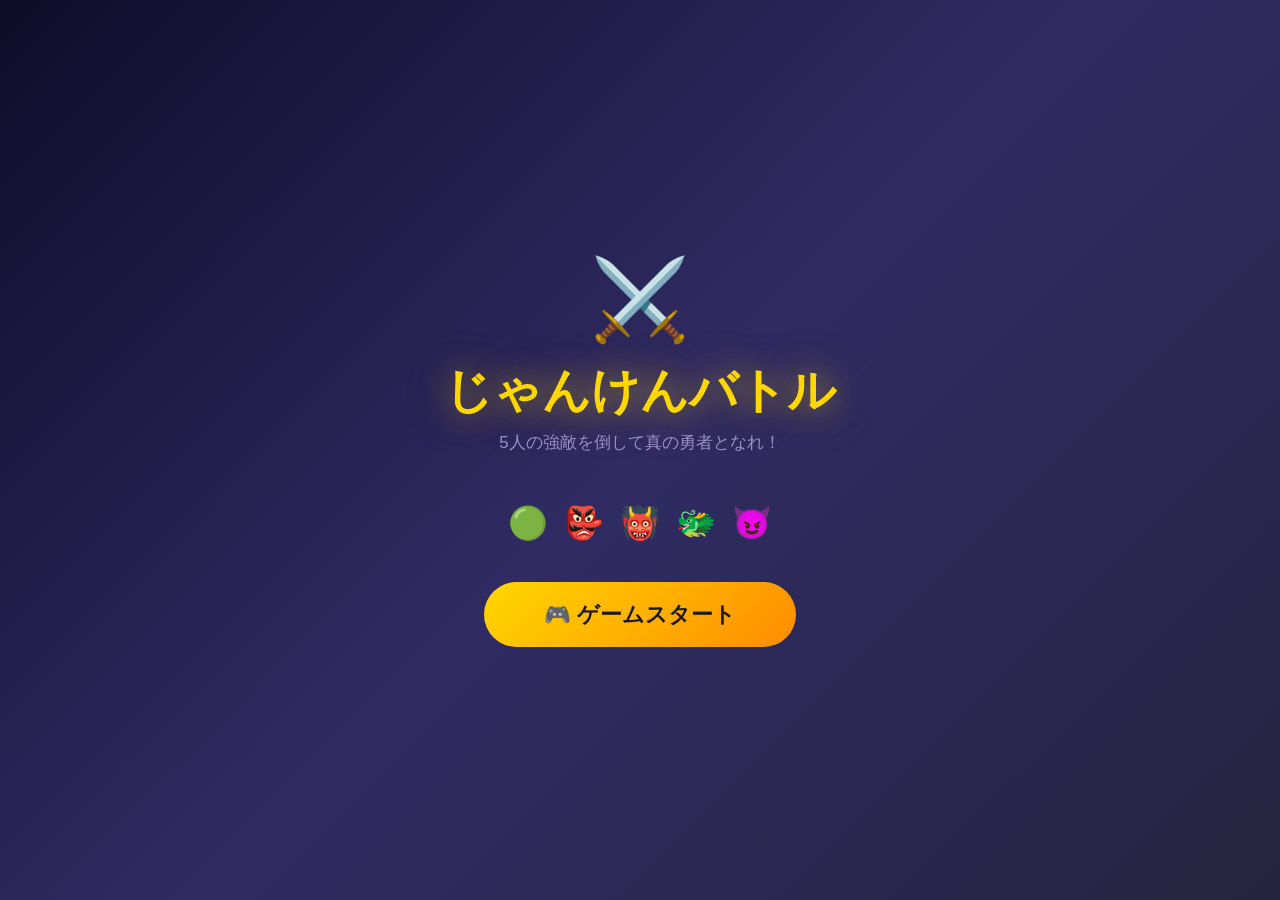
<file: games/jankenBattle/index.html>
<!DOCTYPE html>
<html lang="ja">
<head>
<meta charset="UTF-8">
<meta name="viewport" content="width=device-width, initial-scale=1.0">
<title>じゃんけんバトル ⚔️</title>
<style>
* { margin: 0; padding: 0; box-sizing: border-box; }
button {
    touch-action: manipulation;
    -webkit-tap-highlight-color: transparent;
    user-select: none;
}

body {
    font-family: 'Hiragino Kaku Gothic ProN', 'Meiryo', 'メイリオ', sans-serif;
    background: linear-gradient(135deg, #0f0c29, #302b63, #24243e);
    min-height: 100vh;
    display: flex;
    align-items: center;
    justify-content: center;
    color: #eee;
}

.container { width: 100%; max-width: 920px; padding: 20px; }

.screen { display: none; }
.screen.active { display: block; }

/* ── Title ── */
.title-wrap {
    text-align: center;
    padding: 60px 20px;
}
.title-logo {
    font-size: 5em;
    animation: float 3s ease-in-out infinite;
    display: block;
    margin-bottom: 12px;
}
@keyframes float {
    0%,100% { transform: translateY(0); }
    50% { transform: translateY(-14px); }
}
.title-h1 {
    font-size: 3em;
    color: #ffd700;
    text-shadow: 0 0 30px rgba(255,215,0,.55), 0 0 60px rgba(255,215,0,.25);
    margin-bottom: 8px;
}
.title-sub {
    color: #9b8fc4;
    margin-bottom: 50px;
    font-size: 1.05em;
}
.enemy-preview {
    display: flex;
    justify-content: center;
    gap: 16px;
    margin-bottom: 40px;
    font-size: 2em;
}

/* ── Buttons ── */
.btn {
    border: none;
    border-radius: 50px;
    cursor: pointer;
    font-family: inherit;
    transition: transform .2s, box-shadow .2s;
    padding: 14px 36px;
    font-size: 1em;
}
.btn:hover { transform: translateY(-3px); box-shadow: 0 8px 25px rgba(0,0,0,.4); }
.btn:active { transform: translateY(0); }
.btn:disabled { opacity: .45; cursor: not-allowed; transform: none; box-shadow: none; }

.btn-gold {
    background: linear-gradient(135deg, #ffd700, #ff8c00);
    color: #1a1a1a;
    font-weight: bold;
    font-size: 1.35em;
    padding: 18px 60px;
}
.btn-purple {
    background: linear-gradient(135deg, #667eea, #764ba2);
    color: #fff;
    font-weight: bold;
}
.btn-ghost {
    background: rgba(255,255,255,.08);
    color: #eee;
    border: 1px solid rgba(255,255,255,.2);
}

/* ── Character Select ── */
.scr-title { text-align: center; font-size: 2em; color: #ffd700; margin-bottom: 6px; }
.scr-sub { text-align: center; color: #9b8fc4; margin-bottom: 22px; }

.char-grid {
    display: grid;
    grid-template-columns: repeat(5, 1fr);
    gap: 12px;
    margin-bottom: 22px;
}

.char-card {
    background: rgba(255,255,255,.04);
    border: 2px solid rgba(255,255,255,.1);
    border-radius: 16px;
    padding: 16px 10px;
    text-align: center;
    cursor: pointer;
    transition: all .22s;
    position: relative;
}
.char-card:hover { border-color: #667eea; background: rgba(102,126,234,.1); transform: translateY(-4px); }
.char-card.sel { border-color: #ffd700; background: rgba(255,215,0,.08); transform: translateY(-4px); }
.char-card.sel::after {
    content: '✓';
    position: absolute;
    top: 8px; right: 10px;
    color: #ffd700; font-size: .95em;
}

.cc-emoji { font-size: 2.8em; display: block; margin-bottom: 8px; }
.cc-name { font-weight: bold; margin-bottom: 8px; font-size: .95em; }

.stat-row { display: flex; align-items: center; gap: 5px; margin: 4px 0; }
.stat-icon { font-size: .72em; width: 14px; }
.stat-bg { flex: 1; height: 5px; background: rgba(255,255,255,.1); border-radius: 3px; overflow: hidden; }
.stat-fill { height: 100%; border-radius: 3px; }
.fill-hp { background: linear-gradient(90deg, #4CAF50, #8BC34A); }
.fill-atk { background: linear-gradient(90deg, #f44336, #FF9800); }

.cc-ability { font-size: .67em; color: #ff9800; margin-top: 8px; line-height: 1.35; }
.cc-desc { font-size: .67em; color: #7a6fa0; margin-top: 4px; }

.confirm-wrap { text-align: center; }

/* ── Battle ── */
.prog-row {
    display: flex;
    justify-content: center;
    align-items: flex-start;
    gap: 6px;
    margin-bottom: 18px;
}
.prog-item { display: flex; flex-direction: column; align-items: center; gap: 2px; }
.prog-emoji { font-size: 1.3em; opacity: .25; }
.prog-emoji.done { opacity: .6; filter: grayscale(1); }
.prog-emoji.current { opacity: 1; }
.prog-lbl { font-size: .6em; color: #666; }
.prog-line { width: 24px; height: 2px; background: rgba(255,255,255,.12); margin-top: 12px; }

.battle-card {
    background: rgba(0,0,0,.3);
    border: 1px solid rgba(255,255,255,.07);
    border-radius: 22px;
    padding: 24px;
}

.fighters {
    display: flex;
    align-items: center;
    justify-content: space-between;
    gap: 14px;
    margin-bottom: 18px;
}
.fighter { flex: 1; text-align: center; }
.f-icon {
    font-size: 5em;
    display: block;
    line-height: 1;
    margin-bottom: 10px;
}
.f-name { font-weight: bold; margin-bottom: 8px; font-size: 1.05em; }
.hp-wrap { background: rgba(255,255,255,.1); border-radius: 10px; height: 18px; overflow: hidden; }
.hp-bar { height: 100%; border-radius: 10px; transition: width .5s cubic-bezier(.4,0,.2,1); }
.hp-p { background: linear-gradient(90deg, #4CAF50, #8BC34A); }
.hp-e { background: linear-gradient(90deg, #f44336, #FF5722); }
.hp-lbl { font-size: .78em; color: #8a80aa; margin-top: 4px; }
.combo-wrap {
    display: flex;
    justify-content: center;
    align-items: center;
    gap: 6px;
    margin-top: 6px;
}
.combo-label { font-size: .72em; color: #ff9800; }
.c-dot { width: 10px; height: 10px; border-radius: 50%; background: rgba(255,255,255,.12); transition: background .3s; }
.c-dot.lit { background: #ff9800; box-shadow: 0 0 6px rgba(255,152,0,.65); }

.vs-col { display: flex; flex-direction: column; align-items: center; gap: 8px; }
.vs-text { font-size: 2em; font-weight: 900; color: #ffd700; text-shadow: 0 0 14px rgba(255,215,0,.4); }
.choices { display: flex; align-items: center; gap: 14px; min-height: 56px; }
.choice-box { font-size: 2.4em; min-width: 48px; text-align: center; }
.vs-mini { font-size: .8em; color: #666; }

/* Janken buttons */
.jk-section { margin: 16px 0; }
.jk-hint { text-align: center; color: #8a80aa; margin-bottom: 10px; font-size: .88em; }
.jk-row { display: flex; justify-content: center; gap: 14px; }
.jk-btn {
    background: rgba(255,255,255,.05);
    border: 2px solid rgba(255,255,255,.14);
    border-radius: 16px;
    padding: 14px 22px;
    color: #fff;
    cursor: pointer;
    font-family: inherit;
    font-size: 1em;
    transition: all .2s;
    display: flex;
    flex-direction: column;
    align-items: center;
    gap: 5px;
    min-width: 96px;
}
.jk-btn:hover:not(:disabled) {
    border-color: #667eea;
    background: rgba(102,126,234,.18);
    transform: translateY(-4px);
}
.jk-btn:disabled { opacity: .45; cursor: not-allowed; }
.jk-icon { font-size: 2.4em; }
.jk-name { font-size: .88em; font-weight: bold; }

/* Battle log */
.log-box {
    background: rgba(0,0,0,.4);
    border-radius: 12px;
    padding: 14px 18px;
    min-height: 88px;
    text-align: center;
}
.res-tag { font-size: 1.35em; font-weight: bold; margin-bottom: 6px; }
.tag-win { color: #4CAF50; }
.tag-lose { color: #f44336; }
.tag-draw { color: #ffd700; }
.log-txt { font-size: .92em; color: #ddd; line-height: 1.65; }
.abi-txt { color: #ff9800; font-size: .88em; margin-top: 5px; }

/* ── Overlays ── */
.overlay {
    position: fixed;
    inset: 0;
    background: rgba(0,0,0,.75);
    display: flex;
    align-items: center;
    justify-content: center;
    z-index: 200;
}
.ov-box {
    background: linear-gradient(135deg, #1a1a2e, #302b63);
    border: 3px solid #ffd700;
    border-radius: 24px;
    padding: 50px 60px;
    text-align: center;
    max-width: 440px;
    animation: popIn .38s cubic-bezier(.34,1.56,.64,1);
}
@keyframes popIn {
    from { transform: scale(.5); opacity: 0; }
    to   { transform: scale(1);  opacity: 1; }
}
.ov-icon { font-size: 5em; margin-bottom: 10px; }
.ov-title { font-size: 2.4em; font-weight: bold; margin-bottom: 10px; }
.col-gold { color: #ffd700; }
.col-red  { color: #f44336; }
.ov-desc { color: #9b8fc4; margin-bottom: 25px; line-height: 1.6; }
.ov-btns { display: flex; gap: 10px; justify-content: center; flex-wrap: wrap; }

/* ── Stars ── */
.stars { position: fixed; inset: 0; pointer-events: none; z-index: 190; }
.star {
    position: absolute;
    font-size: 1.5em;
    animation: starFall 2s ease-in forwards;
}
@keyframes starFall {
    from { transform: translateY(-50px) rotate(0deg); opacity: 1; }
    to   { transform: translateY(105vh) rotate(720deg); opacity: 0; }
}

/* ── Animations ── */
@keyframes shake {
    0%,100% { transform: translateX(0); }
    20% { transform: translateX(-12px); }
    40% { transform: translateX(12px); }
    60% { transform: translateX(-8px); }
    80% { transform: translateX(8px); }
}
@keyframes bounce {
    0%,100% { transform: scale(1); }
    35% { transform: scale(1.3); }
    65% { transform: scale(.95); }
}
@keyframes spinOut {
    from { transform: scale(1) rotate(0deg); opacity: 1; }
    to   { transform: scale(0) rotate(720deg); opacity: 0; }
}
.anim-shake { animation: shake .38s; }
.anim-bounce { animation: bounce .38s; }
.anim-spin-out { animation: spinOut .55s forwards; }

@keyframes healPulse {
    0%   { box-shadow: 0 0 0 0 rgba(76,175,80,.8); }
    50%  { box-shadow: 0 0 0 12px rgba(76,175,80,0); }
    100% { box-shadow: 0 0 0 0 rgba(76,175,80,0); }
}
.anim-heal { animation: healPulse .7s ease-out; }

/* ── Ultimate Gauge ── */
.gauge-row {
    margin-top: 6px;
    display: flex;
    flex-direction: column;
    align-items: center;
    gap: 4px;
}
.gauge-lbl { font-size: .65em; color: #9b8fc4; }
.gauge-orbs { display: flex; gap: 6px; }
.g-orb {
    width: 14px; height: 14px; border-radius: 50%;
    background: rgba(255,255,255,.1);
    border: 2px solid rgba(255,255,255,.2);
    transition: all .3s;
}
.g-orb.lit {
    background: #ffd700;
    border-color: #ff8c00;
    box-shadow: 0 0 8px rgba(255,215,0,.8), 0 0 14px rgba(255,140,0,.4);
}

/* ── Ultimate Button ── */
.ult-wrap { text-align: center; margin: 8px 0 10px; }
.ult-btn {
    background: linear-gradient(135deg, #ffd700, #ff6b00);
    color: #1a1a1a;
    font-family: inherit;
    font-weight: bold;
    font-size: 1.05em;
    border: none;
    border-radius: 50px;
    padding: 12px 38px;
    cursor: pointer;
    animation: ultGlow 1s ease-in-out infinite alternate;
    transition: transform .15s;
}
.ult-btn:hover { transform: scale(1.06); }
@keyframes ultGlow {
    from { box-shadow: 0 0 10px rgba(255,215,0,.5); }
    to   { box-shadow: 0 0 28px rgba(255,215,0,.95), 0 0 55px rgba(255,100,0,.35); }
}

@keyframes ultFlash {
    0%,100% { filter: none; }
    30%     { filter: brightness(2) saturate(2); }
    60%     { filter: brightness(1.5); }
}
.anim-ult-flash { animation: ultFlash .6s; }

/* ── Items ── */
.item-section { margin: 10px 0 6px; }
.item-hint { text-align: center; color: #9b8fc4; font-size: .8em; margin-bottom: 8px; }
.item-row { display: flex; justify-content: center; gap: 10px; }
.item-btn {
    background: rgba(255,255,255,.05);
    border: 1.5px solid rgba(255,255,255,.16);
    border-radius: 12px;
    padding: 9px 12px;
    color: #fff;
    cursor: pointer;
    font-family: inherit;
    display: flex;
    flex-direction: column;
    align-items: center;
    gap: 2px;
    min-width: 70px;
    transition: all .2s;
    position: relative;
}
.item-btn:hover:not([disabled]) {
    border-color: #ffd700;
    background: rgba(255,215,0,.1);
    transform: translateY(-3px);
    box-shadow: 0 4px 14px rgba(0,0,0,.3);
}
.item-btn[disabled] {
    opacity: .28;
    cursor: not-allowed;
    transform: none;
}
.item-btn[disabled]::after {
    content: '使用済';
    position: absolute;
    bottom: -1px;
    font-size: .55em;
    color: #888;
    letter-spacing: .05em;
}
.item-emoji-lg { font-size: 1.9em; }
.item-lbl { font-size: .75em; font-weight: bold; }
.item-sub  { font-size: .62em; color: #aaa; }

/* Shield status badge */
.shield-badge {
    display: inline-flex;
    align-items: center;
    gap: 3px;
    background: rgba(33,150,243,.18);
    border: 1px solid rgba(100,181,246,.45);
    border-radius: 20px;
    padding: 2px 9px;
    font-size: .7em;
    color: #90CAF9;
    margin-top: 5px;
    animation: shieldPulse 2s ease-in-out infinite;
}
@keyframes shieldPulse {
    0%,100% { box-shadow: 0 0 0 0 rgba(33,150,243,.3); }
    50%      { box-shadow: 0 0 8px 3px rgba(33,150,243,.15); }
}

/* ── Level & EXP ── */
.lv-row { display: flex; justify-content: center; margin: 3px 0 5px; }
.lv-badge {
    background: linear-gradient(135deg, #667eea, #764ba2);
    color: #fff;
    font-size: .72em;
    font-weight: bold;
    padding: 2px 11px;
    border-radius: 20px;
    letter-spacing: .06em;
}
.exp-wrap {
    height: 5px;
    background: rgba(255,255,255,.1);
    border-radius: 3px;
    margin-top: 4px;
    overflow: hidden;
}
.exp-fill {
    height: 100%;
    background: linear-gradient(90deg, #667eea, #a78bfa);
    border-radius: 3px;
    transition: width .4s ease;
}
.exp-lbl { font-size: .6em; color: #9b8fc4; margin-top: 2px; }

@keyframes lvupBurst {
    0%   { transform: scale(1); }
    40%  { transform: scale(1.5); box-shadow: 0 0 18px rgba(167,139,250,.95); }
    100% { transform: scale(1); }
}
.anim-lvup { animation: lvupBurst .65s ease-out; }

/* ═══ RESPONSIVE ═══ */

/* ── タブレット・大型スマホ ── */
@media (max-width: 640px) {
    .container { padding: 12px; }

    /* キャラ選択 */
    .char-grid { grid-template-columns: repeat(3, 1fr); gap: 8px; }
    .char-card { padding: 12px 8px; }
    .cc-emoji { font-size: 2.3em; }
    .cc-ability { font-size: .62em; }
    .cc-desc { display: none; }

    /* バトル */
    .battle-card { padding: 18px 14px; }
    .f-icon { font-size: 4em; }
    .jk-btn { min-width: 84px; padding: 12px 14px; }

    /* オーバーレイ */
    .ov-box { padding: 30px 24px; margin: 16px; }
}

/* ── 標準スマホ（〜480px）── */
@media (max-width: 480px) {
    /* タイトル */
    .title-wrap { padding: 32px 16px; }
    .title-logo { font-size: 3.8em; }
    .title-h1 { font-size: 2.3em; }
    .title-sub { font-size: .9em; }
    .enemy-preview { font-size: 1.6em; gap: 10px; margin-bottom: 28px; }
    .btn-gold { font-size: 1.1em; padding: 14px 40px; }

    /* キャラ選択 */
    .scr-title { font-size: 1.5em; }
    .scr-sub { font-size: .85em; margin-bottom: 16px; }
    .char-grid { gap: 6px; }
    .char-card { padding: 10px 6px; border-radius: 12px; }
    .cc-emoji { font-size: 2em; margin-bottom: 5px; }
    .cc-name { font-size: .82em; margin-bottom: 5px; }
    .stat-row { margin: 2px 0; }
    .stat-bg { height: 4px; }
    .confirm-wrap .btn-purple { padding: 12px 28px; }

    /* 敵進捗バー */
    .prog-row { gap: 3px; margin-bottom: 12px; }
    .prog-emoji { font-size: .95em; }
    .prog-lbl { display: none; }
    .prog-line { width: 12px; }

    /* バトルカード */
    .battle-card { padding: 13px 11px; border-radius: 16px; }
    .fighters { gap: 5px; margin-bottom: 13px; }

    /* 各ファイター */
    .f-icon { font-size: 2.9em; margin-bottom: 7px; line-height: 1.05; }
    .f-name { font-size: .83em; margin-bottom: 6px; }
    .hp-wrap { height: 13px; border-radius: 7px; }
    .hp-bar { border-radius: 7px; }
    .hp-lbl { font-size: .68em; margin-top: 3px; }

    /* ゲージ・シールド・コンボ */
    .gauge-row { gap: 3px; margin-top: 4px; }
    .gauge-lbl { font-size: .58em; }
    .g-orb { width: 10px; height: 10px; border-width: 1.5px; }
    .shield-badge { font-size: .6em; padding: 2px 6px; margin-top: 3px; }
    .combo-wrap { gap: 4px; margin-top: 3px; }
    .combo-label { font-size: .6em; }
    .c-dot { width: 8px; height: 8px; }

    /* VSカラム */
    .vs-col { gap: 5px; }
    .vs-text { font-size: 1.25em; }
    .choices { gap: 5px; min-height: 42px; }
    .choice-box { font-size: 1.6em; min-width: 28px; }
    .vs-mini { font-size: .62em; }

    /* じゃんけんボタン */
    .jk-section { margin: 11px 0; }
    .jk-hint { font-size: .76em; margin-bottom: 7px; }
    .jk-row { gap: 7px; }
    .jk-btn { flex: 1; min-width: 0; padding: 9px 6px; border-radius: 11px; font-size: .88em; }
    .jk-icon { font-size: 1.85em; }
    .jk-name { font-size: .76em; }

    /* アイテム */
    .item-section { margin: 7px 0 4px; }
    .item-hint { font-size: .73em; margin-bottom: 6px; }
    .item-row { gap: 6px; }
    .item-btn { flex: 1; min-width: 0; padding: 7px 5px; border-radius: 10px; }
    .item-emoji-lg { font-size: 1.5em; }
    .item-lbl { font-size: .67em; }
    .item-sub { font-size: .54em; }

    /* 必殺技ボタン */
    .ult-wrap { margin: 6px 0 7px; }
    .ult-btn { font-size: .9em; padding: 10px 22px; }

    /* バトルログ */
    .log-box { padding: 9px 11px; min-height: 66px; border-radius: 10px; }
    .log-txt { font-size: .82em; line-height: 1.55; }
    .res-tag { font-size: 1.1em; margin-bottom: 4px; }
    .abi-txt { font-size: .79em; }

    /* オーバーレイ */
    .ov-box { padding: 26px 18px; margin: 10px; border-radius: 18px; }
    .ov-icon { font-size: 3.5em; margin-bottom: 8px; }
    .ov-title { font-size: 1.85em; margin-bottom: 8px; }
    .ov-desc { font-size: .86em; margin-bottom: 16px; }
    .ov-btns { gap: 8px; }
}

/* ── 小型スマホ（〜360px）── */
@media (max-width: 360px) {
    .title-h1 { font-size: 2em; }
    .char-card { padding: 8px 5px; }
    .cc-emoji { font-size: 1.75em; }
    .cc-ability { font-size: .57em; }
    .f-icon { font-size: 2.5em; }
    .choice-box { font-size: 1.4em; }
    .jk-icon { font-size: 1.65em; }
    .item-sub { display: none; }
    .ov-title { font-size: 1.6em; }
    .ov-btns { flex-direction: column; align-items: stretch; }
    .ov-btns .btn { text-align: center; }
}
</style>
</head>
<body>
<div class="container">

<!-- ═══ TITLE SCREEN ═══ -->
<div class="screen active" id="titleScreen">
    <div class="title-wrap">
        <span class="title-logo">⚔️</span>
        <h1 class="title-h1">じゃんけんバトル</h1>
        <p class="title-sub">5人の強敵を倒して真の勇者となれ！</p>
        <div class="enemy-preview">
            <span title="スライム">🟢</span>
            <span title="ゴブリン">👺</span>
            <span title="オーク">👹</span>
            <span title="ドラゴン">🐲</span>
            <span title="魔王">😈</span>
        </div>
        <button class="btn btn-gold" onclick="showScreen('characterSelect')">🎮 ゲームスタート</button>
    </div>
</div>

<!-- ═══ CHARACTER SELECT ═══ -->
<div class="screen" id="characterSelectScreen">
    <h2 class="scr-title">⚔️ キャラクター選択</h2>
    <p class="scr-sub">主人公を選んで冒険へ出発しよう！</p>
    <div class="char-grid" id="charGrid"></div>
    <div class="confirm-wrap">
        <button class="btn btn-purple" id="confirmBtn" onclick="startBattle()" disabled>
            バトルへ進む →
        </button>
    </div>
</div>

<!-- ═══ BATTLE SCREEN ═══ -->
<div class="screen" id="battleScreen">
    <div class="prog-row" id="progRow"></div>

    <div class="battle-card">
        <!-- Fighters row -->
        <div class="fighters">
            <!-- Player -->
            <div class="fighter">
                <span class="f-icon" id="pIcon">⚔️</span>
                <div class="f-name" id="pName">勇者</div>
                <div class="lv-row"><span class="lv-badge" id="lvBadge">Lv.1</span></div>
                <div class="hp-wrap"><div class="hp-bar hp-p" id="pHpBar" style="width:100%"></div></div>
                <div class="hp-lbl" id="pHpLbl">100 / 100</div>
                <div class="exp-wrap"><div class="exp-fill" id="expBar" style="width:0%"></div></div>
                <div class="exp-lbl" id="expLbl">EXP 0 / 30</div>
                <div class="gauge-row">
                    <span class="gauge-lbl">必殺ゲージ</span>
                    <div class="gauge-orbs">
                        <div class="g-orb" id="g0"></div>
                        <div class="g-orb" id="g1"></div>
                        <div class="g-orb" id="g2"></div>
                    </div>
                </div>
                <div class="shield-badge" id="shieldBadge" style="display:none">
                    🛡️ 防御中 <span id="shieldCnt">5</span>T
                </div>
                <div class="combo-wrap" id="comboWrap" style="display:none">
                    <span class="combo-label">コンボ</span>
                    <div class="c-dot" id="cd0"></div>
                    <div class="c-dot" id="cd1"></div>
                    <div class="c-dot" id="cd2"></div>
                </div>
            </div>

            <!-- VS center -->
            <div class="vs-col">
                <div class="vs-text">VS</div>
                <div class="choices">
                    <div class="choice-box" id="pChoice">　</div>
                    <span class="vs-mini">vs</span>
                    <div class="choice-box" id="eChoice">　</div>
                </div>
            </div>

            <!-- Enemy -->
            <div class="fighter">
                <span class="f-icon" id="eIcon">👺</span>
                <div class="f-name" id="eName">ゴブリン</div>
                <div class="hp-wrap"><div class="hp-bar hp-e" id="eHpBar" style="width:100%"></div></div>
                <div class="hp-lbl" id="eHpLbl">90 / 90</div>
            </div>
        </div>

        <!-- Janken buttons -->
        <div class="jk-section">
            <p class="jk-hint">✊ 手を選んでバトル！ ✋</p>
            <div class="jk-row">
                <button class="jk-btn" id="btnGu"    onclick="battle('gu')">
                    <span class="jk-icon">✊</span><span class="jk-name">グー</span>
                </button>
                <button class="jk-btn" id="btnChoki" onclick="battle('choki')">
                    <span class="jk-icon">✌️</span><span class="jk-name">チョキ</span>
                </button>
                <button class="jk-btn" id="btnPa"    onclick="battle('pa')">
                    <span class="jk-icon">🖐️</span><span class="jk-name">パー</span>
                </button>
            </div>
        </div>

        <!-- Item buttons -->
        <div class="item-section">
            <p class="item-hint">🎒 アイテム（各1回限り）</p>
            <div class="item-row">
                <button class="item-btn" id="itemHerb"   onclick="useItem('herb')">
                    <span class="item-emoji-lg">🌿</span>
                    <span class="item-lbl">薬草</span>
                    <span class="item-sub">HP+40回復</span>
                </button>
                <button class="item-btn" id="itemBomb"   onclick="useItem('bomb')">
                    <span class="item-emoji-lg">💣</span>
                    <span class="item-lbl">爆弾</span>
                    <span class="item-sub">敵-50ダメ</span>
                </button>
                <button class="item-btn" id="itemShield" onclick="useItem('shield')">
                    <span class="item-emoji-lg">🛡️</span>
                    <span class="item-lbl">盾</span>
                    <span class="item-sub">防御×2 5T</span>
                </button>
            </div>
        </div>

        <!-- Ultimate button (hidden until gauge full) -->
        <div class="ult-wrap" id="ultWrap" style="display:none">
            <button class="ult-btn" onclick="useUltimate()" id="ultBtn">
                <span id="ultLabel">⚡ 必殺技！</span>
            </button>
        </div>

        <!-- Log -->
        <div class="log-box" id="logBox">
            <div class="log-txt">手を選んでバトル開始！</div>
        </div>
    </div>
</div>

</div><!-- /container -->

<!-- ── Enemy Beaten Overlay ── -->
<div class="overlay" id="ovWin" style="display:none">
    <div class="ov-box">
        <div class="ov-icon">🏆</div>
        <h2 class="ov-title col-gold" id="ovWinTitle">勝利！</h2>
        <p class="ov-desc" id="ovWinDesc"></p>
        <p style="color:#4CAF50;font-size:1.2em;margin-bottom:16px" id="ovWinHeal"></p>
        <div class="ov-btns">
            <button class="btn btn-purple" onclick="nextEnemy()">次の敵へ →</button>
        </div>
    </div>
</div>

<!-- ── Defeat Overlay ── -->
<div class="overlay" id="ovDefeat" style="display:none">
    <div class="ov-box" style="border-color:#f44336">
        <div class="ov-icon">💀</div>
        <h2 class="ov-title col-red">敗北...</h2>
        <p class="ov-desc" id="ovDefeatDesc">体力が尽きてしまった...</p>
        <div class="ov-btns">
            <button class="btn btn-ghost" onclick="goCharSelect()">キャラ選択へ</button>
            <button class="btn btn-purple" onclick="retryBattle()">もう一度挑戦！</button>
        </div>
    </div>
</div>

<!-- ── Game Clear Overlay ── -->
<div class="overlay" id="ovClear" style="display:none">
    <div class="ov-box">
        <div class="ov-icon">👑</div>
        <h2 class="ov-title col-gold">ゲームクリア！！</h2>
        <p class="ov-desc">すべての強敵を倒し、真の勇者となった！<br>おめでとうございます！🎉</p>
        <div class="ov-btns">
            <button class="btn btn-gold" onclick="resetGame()">もう一度プレイ</button>
        </div>
    </div>
</div>

<div class="stars" id="stars"></div>

<script>
// ════════════════════════════════════
//  DATA
// ════════════════════════════════════

const CHARS = [
    {
        id: 'hero', name: '勇者', emoji: '⚔️',
        maxHp: 150, dmg: 20,
        hpR: .63, atkR: .57,
        desc: 'バランス型の戦士',
        abi: 'HP50%以下でダメージ2倍',
        abiName: '🔥 闘志',
        ultName: '⚡ 天空斬り', ultDesc: 'HP50%以下なら120ダメージ！通常時60ダメージ',
    },
    {
        id: 'mage', name: '魔法使い', emoji: '🔮',
        maxHp: 110, dmg: 35,
        hpR: .44, atkR: 1.0,
        desc: '高火力の魔法使い',
        abi: '25%の確率でダメージ2倍',
        abiName: '✨ 魔法暴走',
        ultName: '☄️ メテオ', ultDesc: '敵に105ダメージ！（じゃんけん不要）',
    },
    {
        id: 'ninja', name: '忍者', emoji: '🥷',
        maxHp: 165, dmg: 20,
        hpR: .69, atkR: .57,
        desc: '身軽な忍者',
        abi: '負け時20%で攻撃を回避',
        abiName: '💨 回避',
        ultName: '💨 影分身', ultDesc: '60ダメージ＋次ラウンドのダメージ無効！',
    },
    {
        id: 'knight', name: '騎士', emoji: '🛡️',
        maxHp: 240, dmg: 15,
        hpR: 1.0, atkR: .43,
        desc: '重鎧の守護騎士',
        abi: '受けるダメージを常に30%軽減',
        abiName: '🛡️ 堅牢',
        ultName: '✨ 神聖防壁', ultDesc: '45ダメージ＋HP40回復！',
    },
    {
        id: 'dragon', name: 'ドラゴン使い', emoji: '🐉',
        maxHp: 130, dmg: 15,
        hpR: .56, atkR: .43,
        desc: 'ドラゴンと契約した者',
        abi: '連勝でダメージUP（最大3連勝で×2）',
        abiName: '🐉 コンボ',
        ultName: '🔥 竜炎爆発', ultDesc: '90ダメージ＋コンボをMAXに！',
    },
];

const ENEMIES = [
    { name: 'スライム',  emoji: '🟢', maxHp: 60,  dmg: 10, aiChance: 1.0, aiDesc: '⚠️ 前回の手を<strong>100%</strong>読んでくる！' },
    { name: 'ゴブリン',  emoji: '👺', maxHp: 90,  dmg: 15, aiChance: 0.7, aiDesc: '⚠️ 前回の手を<strong>70%</strong>読んでくる！' },
    { name: 'オーク',    emoji: '👹', maxHp: 130, dmg: 22, aiChance: 0.4, aiDesc: '⚠️ 前回の手を<strong>40%</strong>読んでくる！' },
    { name: 'ドラゴン',  emoji: '🐲', maxHp: 180, dmg: 30, aiChance: 0,   aiDesc: '' },
    { name: '魔王',      emoji: '😈', maxHp: 250, dmg: 42, aiChance: 0,   aiDesc: '' },
];

// 各手を対策する手のマップ（gu を出されたら pa で勝てる等）
const COUNTER = { gu: 'pa', choki: 'gu', pa: 'choki' };

const ITEMS = [
    { id: 'herb',   btnId: 'itemHerb',   emoji: '🌿', name: '薬草' },
    { id: 'bomb',   btnId: 'itemBomb',   emoji: '💣', name: '爆弾' },
    { id: 'shield', btnId: 'itemShield', emoji: '🛡️', name: '盾'  },
];

const JANKEN = {
    gu:    { emoji: '✊', label: 'グー',   beats: 'choki' },
    choki: { emoji: '✌️', label: 'チョキ', beats: 'pa' },
    pa:    { emoji: '🖐️', label: 'パー',   beats: 'gu' },
};

// ════════════════════════════════════
//  STATE
// ════════════════════════════════════

const S = {
    char: null,
    playerHp: 0,
    enemyIdx: 0,
    enemyHp: 0,
    combo: 0,
    gauge: 0,         // 0–3: 必殺技ゲージ
    nextDodge: false, // 忍者必殺技の次ラウンド回避フラグ
    itemUsed: { herb: false, bomb: false, shield: false },
    shieldTurns: 0,   // 盾の残りターン数
    level: 1,
    exp: 0,
    maxHp: 0,         // レベルアップで増加する最大HP
    busy: false,
};

// ════════════════════════════════════
//  SCREENS
// ════════════════════════════════════

function showScreen(id) {
    document.querySelectorAll('.screen').forEach(s => s.classList.remove('active'));
    document.getElementById(id + 'Screen').classList.add('active');
    if (id === 'characterSelect') buildCharGrid();
}

// ════════════════════════════════════
//  CHARACTER SELECT
// ════════════════════════════════════

function buildCharGrid() {
    S.char = null;
    document.getElementById('confirmBtn').disabled = true;

    const grid = document.getElementById('charGrid');
    grid.innerHTML = '';

    CHARS.forEach((c, i) => {
        const el = document.createElement('div');
        el.className = 'char-card';
        el.id = 'cc' + i;
        el.onclick = () => pickChar(i);
        el.innerHTML = `
            <span class="cc-emoji">${c.emoji}</span>
            <div class="cc-name">${c.name}</div>
            <div>
                <div class="stat-row">
                    <span class="stat-icon">❤️</span>
                    <div class="stat-bg"><div class="stat-fill fill-hp" style="width:${c.hpR*100}%"></div></div>
                </div>
                <div class="stat-row">
                    <span class="stat-icon">⚔️</span>
                    <div class="stat-bg"><div class="stat-fill fill-atk" style="width:${c.atkR*100}%"></div></div>
                </div>
            </div>
            <div class="cc-ability">★ ${c.abi}</div>
            <div class="cc-ability" style="color:#ffd700;margin-top:4px">⚡ ${c.ultName}</div>
            <div class="cc-desc">${c.desc}</div>
        `;
        grid.appendChild(el);
    });
}

function pickChar(i) {
    document.querySelectorAll('.char-card').forEach(c => c.classList.remove('sel'));
    document.getElementById('cc' + i).classList.add('sel');
    S.char = CHARS[i];
    document.getElementById('confirmBtn').disabled = false;
}

// ════════════════════════════════════
//  BATTLE SETUP
// ════════════════════════════════════

function startBattle() {
    if (!S.char) return;
    S.maxHp    = S.char.maxHp;
    S.playerHp = S.maxHp;
    S.level    = 1;
    S.exp      = 0;
    S.enemyIdx = 0;
    S.combo    = 0;
    S.gauge    = 0;
    S.nextDodge  = false;
    S.itemUsed   = { herb: false, bomb: false, shield: false };
    S.shieldTurns = 0;
    S.lastPlayerChoice = null;
    showScreen('battle');
    loadEnemy();
}

function retryBattle() {
    hide('ovDefeat');
    startBattle();
}

function goCharSelect() {
    hide('ovDefeat');
    showScreen('characterSelect');
}

function resetGame() {
    hide('ovClear');
    document.getElementById('stars').innerHTML = '';
    showScreen('characterSelect');
}

function loadEnemy() {
    const e = ENEMIES[S.enemyIdx];
    S.enemyHp = e.maxHp;

    $('pIcon').textContent  = S.char.emoji;
    $('pName').textContent  = S.char.name;
    $('eIcon').textContent  = e.emoji;
    $('eName').textContent  = e.name;

    const comboWrap = $('comboWrap');
    comboWrap.style.display = S.char.id === 'dragon' ? 'flex' : 'none';
    refreshCombo();
    refreshHp();
    refreshGauge();
    refreshItems();
    refreshShield();
    refreshLevel();
    renderProgress();

    S.lastPlayerChoice = null; // 敵が変わったら読み履歴リセット

    $('pChoice').textContent = '　';
    $('eChoice').textContent = '　';
    $('logBox').innerHTML = `
        <div class="log-txt">「${e.name}」が現れた！</div>
        ${e.aiDesc ? `<div class="abi-txt" style="color:#f4a261">${e.aiDesc}</div>` : ''}
        <div class="log-txt" style="margin-top:4px">じゃんけんで勝負だ！</div>
    `;

    setBtns(true);
    S.busy = false;
}

function renderProgress() {
    const row = $('progRow');
    row.innerHTML = '';
    ENEMIES.forEach((e, i) => {
        const item = document.createElement('div');
        item.className = 'prog-item';
        const cls = i < S.enemyIdx ? 'done' : i === S.enemyIdx ? 'current' : '';
        item.innerHTML = `<span class="prog-emoji ${cls}">${e.emoji}</span><span class="prog-lbl">${e.name}</span>`;
        row.appendChild(item);
        if (i < ENEMIES.length - 1) {
            const line = document.createElement('div');
            line.className = 'prog-line';
            row.appendChild(line);
        }
    });
}

// ════════════════════════════════════
//  BATTLE LOGIC
// ════════════════════════════════════

function battle(pc) {
    if (S.busy) return;
    S.busy = true;
    setBtns(false);

    const choices = ['gu', 'choki', 'pa'];

    // 敵AI：前回プレイヤーの手をカウンターする確率
    const e = ENEMIES[S.enemyIdx];
    let ec;
    if (S.lastPlayerChoice && Math.random() < e.aiChance) {
        ec = COUNTER[S.lastPlayerChoice]; // 前回の手に勝つ手を出す
    } else {
        ec = choices[Math.floor(Math.random() * 3)];
    }

    S.lastPlayerChoice = pc; // 今回の手を次ラウンド用に記録

    $('pChoice').textContent = JANKEN[pc].emoji;
    $('eChoice').textContent = JANKEN[ec].emoji;

    let result = pc === ec ? 'draw' : JANKEN[pc].beats === ec ? 'win' : 'lose';

    setTimeout(() => resolve(result, pc, ec), 420);
}

function resolve(result, pc, ec) {
    const c = S.char;
    const e = ENEMIES[S.enemyIdx];
    const pEl = $('pIcon');
    const eEl = $('eIcon');
    let html = '';
    let abiMsg = '';

    if (result === 'win') {
        let dmg = c.dmg;

        if (c.id === 'hero' && S.playerHp <= S.maxHp * 0.5) {
            dmg *= 2;
            abiMsg = c.abiName + '発動！ ダメージ2倍！';
        } else if (c.id === 'mage' && Math.random() < 0.25) {
            dmg *= 2;
            abiMsg = c.abiName + '！ ダメージ2倍！';
        } else if (c.id === 'dragon') {
            S.combo = Math.min(S.combo + 1, 3);
            const mult = 1 + (S.combo - 1) * 0.5;
            dmg = Math.floor(dmg * mult);
            if (S.combo > 1) abiMsg = c.abiName + ` ${S.combo}連勝！ ダメージ×${mult}！`;
        }

        // レベルダメージ補正（+10%/レベル）
        dmg = Math.floor(dmg * (1 + (S.level - 1) * 0.1));

        S.enemyHp = Math.max(0, S.enemyHp - dmg);
        S.gauge = Math.min(3, S.gauge + 1);
        gainExp(10);
        anim(eEl, 'anim-shake');
        anim(pEl, 'anim-bounce');

        const gaugeMsg = S.gauge >= 3
            ? '<div class="abi-txt">💥 必殺技ゲージMAX！</div>'
            : `<div style="font-size:.8em;color:#9b8fc4">ゲージ ${S.gauge}/3</div>`;

        html = `
            <div class="res-tag tag-win">✅ 勝ち！</div>
            <div class="log-txt">${JANKEN[pc].label}で${JANKEN[ec].label}に勝った！<br>
            ${e.name}に <strong>${dmg}</strong> ダメージ！</div>
            ${abiMsg ? `<div class="abi-txt">${abiMsg}</div>` : ''}
            ${gaugeMsg}
        `;

    } else if (result === 'lose') {
        if (c.id === 'dragon') S.combo = 0;

        let dmg = e.dmg;
        let dodged = false;

        if (S.nextDodge) {
            dmg = 0;
            dodged = true;
            S.nextDodge = false;
            abiMsg = '💨 影分身が攻撃を無効化！';
        } else if (S.shieldTurns > 0) {
            dmg = Math.floor(dmg * 0.5);
            abiMsg = `🛡️ 盾で防御！ ダメージ半減！（残り${S.shieldTurns}T）`;
            if (c.id === 'knight') dmg = Math.floor(dmg * 0.7); // 騎士と重複適用
        } else if (c.id === 'knight') {
            dmg = Math.floor(dmg * 0.7);
            abiMsg = c.abiName + '！ ダメージ軽減！';
        } else if (c.id === 'ninja' && Math.random() < 0.2) {
            dmg = 0;
            dodged = true;
            abiMsg = c.abiName + '成功！ ダメージ無効！';
        }

        if (dodged) {
            anim(pEl, 'anim-bounce');
        } else {
            S.playerHp = Math.max(0, S.playerHp - dmg);
            anim(pEl, 'anim-shake');
        }

        html = `
            <div class="res-tag tag-lose">❌ 負け…</div>
            <div class="log-txt">${JANKEN[pc].label}で${JANKEN[ec].label}に負けた…<br>
            ${dodged ? '攻撃を回避した！' : `<strong>${dmg}</strong> ダメージを受けた！`}</div>
            ${abiMsg ? `<div class="abi-txt">${abiMsg}</div>` : ''}
        `;

    } else {
        if (c.id === 'dragon') S.combo = 0;
        html = `
            <div class="res-tag tag-draw">🤝 引き分け</div>
            <div class="log-txt">お互い${JANKEN[pc].label}で引き分け！ ダメージなし。</div>
        `;
    }

    // 盾ターン消費（毎ラウンド終了時）
    if (S.shieldTurns > 0) {
        S.shieldTurns--;
        refreshShield();
    }

    $('logBox').innerHTML = html;
    refreshHp();
    refreshCombo();
    refreshGauge();

    setTimeout(() => {
        if (S.playerHp <= 0) {
            showDefeat();
        } else if (S.enemyHp <= 0) {
            handleEnemyDown();
        } else {
            S.busy = false;
            setBtns(true);
        }
    }, 620);
}

// ════════════════════════════════════
//  END CONDITIONS
// ════════════════════════════════════

function handleEnemyDown() {
    const eEl = $('eIcon');
    eEl.classList.add('anim-spin-out');

    setTimeout(() => {
        eEl.classList.remove('anim-spin-out');

        if (S.enemyIdx >= ENEMIES.length - 1) {
            showClear();
        } else {
            const beaten = ENEMIES[S.enemyIdx];

            // 回復量: 10, 30, 50, 70（敵ごとに20ずつ増加）
            const healAmt = 10 + S.enemyIdx * 20;
            const before  = S.playerHp;
            S.playerHp    = Math.min(S.maxHp, S.playerHp + healAmt);
            const actual  = S.playerHp - before;
            refreshHp();

            // HP バーにヒールエフェクト
            const bar = $('pHpBar');
            bar.classList.remove('anim-heal');
            void bar.offsetWidth;
            bar.classList.add('anim-heal');

            $('ovWinTitle').textContent = `${beaten.name}を倒した！`;
            $('ovWinDesc').textContent  = `次の敵「${ENEMIES[S.enemyIdx + 1].name}」が待ち構えている…`;
            $('ovWinHeal').textContent  = `💚 HP +${actual} 回復！（${before} → ${S.playerHp}）`;
            show('ovWin');
        }
        S.busy = false;
    }, 560);
}

function nextEnemy() {
    hide('ovWin');
    S.enemyIdx++;
    S.combo = 0;
    loadEnemy();
}

function showDefeat() {
    setTimeout(() => {
        $('ovDefeatDesc').textContent =
            `${ENEMIES[S.enemyIdx].name}に敗れた… もう一度挑戦しよう！`;
        show('ovDefeat');
        S.busy = false;
    }, 300);
}

function showClear() {
    spawnStars();
    setTimeout(() => show('ovClear'), 700);
}

// ════════════════════════════════════
//  UI HELPERS
// ════════════════════════════════════

function refreshHp() {
    const c = S.char;
    const e = ENEMIES[S.enemyIdx];
    const pp = Math.max(0, S.playerHp / S.maxHp * 100);
    const ep = Math.max(0, S.enemyHp  / e.maxHp  * 100);

    $('pHpBar').style.width = pp + '%';
    $('eHpBar').style.width = ep + '%';
    $('pHpLbl').textContent = `HP: ${Math.max(0, S.playerHp)} / ${S.maxHp}`;
    $('eHpLbl').textContent = `HP: ${Math.max(0, S.enemyHp)}  / ${e.maxHp}`;

    const bar = $('pHpBar');
    if (pp < 25)      bar.style.background = 'linear-gradient(90deg,#f44336,#FF5722)';
    else if (pp < 50) bar.style.background = 'linear-gradient(90deg,#FF9800,#FFC107)';
    else              bar.style.background = 'linear-gradient(90deg,#4CAF50,#8BC34A)';
}

function refreshCombo() {
    for (let i = 0; i < 3; i++) {
        const d = $('cd' + i);
        if (d) d.className = 'c-dot' + (i < S.combo ? ' lit' : '');
    }
}

function gainExp(amount) {
    S.exp += amount;
    if (S.exp >= 30) {
        S.exp -= 30;
        levelUp();
    }
    refreshLevel();
}

function levelUp() {
    S.level++;
    const hpGain = 15;
    S.maxHp    += hpGain;
    S.playerHp  = Math.min(S.maxHp, S.playerHp + hpGain);
    refreshHp();

    // ログにレベルアップ通知を追記
    const mult = (1 + (S.level - 1) * 0.1).toFixed(1);
    $('logBox').innerHTML += `
        <div style="color:#a78bfa;font-size:.88em;margin-top:6px;font-weight:bold">
            ✨ レベルアップ！ Lv.${S.level}<br>
            <span style="font-size:.9em;font-weight:normal">ダメージ×${mult} / 最大HP+${hpGain}</span>
        </div>`;

    // バッジにアニメーション
    const badge = $('lvBadge');
    badge.classList.remove('anim-lvup');
    void badge.offsetWidth;
    badge.classList.add('anim-lvup');
    setTimeout(() => badge.classList.remove('anim-lvup'), 700);
}

function refreshLevel() {
    $('lvBadge').textContent = `Lv.${S.level}`;
    const pct = Math.min(100, (S.exp / 30) * 100);
    $('expBar').style.width = pct + '%';
    $('expLbl').textContent = `EXP ${S.exp} / 30`;
}

function refreshItems() {
    ITEMS.forEach(item => {
        const btn = $(item.btnId);
        if (btn) btn.disabled = S.itemUsed[item.id];
    });
}

function refreshShield() {
    const badge = $('shieldBadge');
    if (S.shieldTurns > 0) {
        badge.style.display = 'inline-flex';
        $('shieldCnt').textContent = S.shieldTurns;
    } else {
        badge.style.display = 'none';
    }
}

function useItem(id) {
    if (S.busy || S.itemUsed[id]) return;

    const c = S.char;
    const e = ENEMIES[S.enemyIdx];
    let logHtml = '';

    if (id === 'herb') {
        const before = S.playerHp;
        S.playerHp = Math.min(S.maxHp, S.playerHp + 40);
        const healed = S.playerHp - before;
        const bar = $('pHpBar');
        bar.classList.remove('anim-heal'); void bar.offsetWidth; bar.classList.add('anim-heal');
        logHtml = `
            <div class="res-tag" style="color:#4CAF50">🌿 薬草を使った！</div>
            <div class="log-txt">HP が <strong>+${healed}</strong> 回復した！（${before} → ${S.playerHp}）</div>
        `;
        refreshHp();

    } else if (id === 'bomb') {
        S.enemyHp = Math.max(0, S.enemyHp - 50);
        anim($('eIcon'), 'anim-shake');
        logHtml = `
            <div class="res-tag" style="color:#FF5722">💣 爆弾を投げた！</div>
            <div class="log-txt">${e.name}に <strong>50</strong> ダメージ！</div>
        `;
        refreshHp();

    } else if (id === 'shield') {
        S.shieldTurns = 5;
        refreshShield();
        logHtml = `
            <div class="res-tag" style="color:#64B5F6">🛡️ 盾を構えた！</div>
            <div class="log-txt">5ターンの間、受けるダメージが半減する！</div>
        `;
    }

    S.itemUsed[id] = true;
    refreshItems();
    $('logBox').innerHTML = logHtml;

    // 爆弾で敵を倒した場合
    if (id === 'bomb' && S.enemyHp <= 0) {
        S.busy = true;
        setBtns(false);
        setTimeout(() => handleEnemyDown(), 700);
    }
}

function refreshGauge() {
    for (let i = 0; i < 3; i++) {
        $('g' + i).className = 'g-orb' + (i < S.gauge ? ' lit' : '');
    }
    const full = S.gauge >= 3;
    $('ultWrap').style.display = full ? 'block' : 'none';
    if (full && S.char) {
        $('ultLabel').textContent = S.char.ultName + ' ─ 必殺技！';
    }
}

function useUltimate() {
    if (S.busy || S.gauge < 3) return;
    S.busy = true;
    setBtns(false);
    $('ultWrap').style.display = 'none';

    const c = S.char;
    const e = ENEMIES[S.enemyIdx];
    const eEl = $('eIcon');
    const pEl = $('pIcon');

    let dmg = 0, healAmt = 0, extraMsg = '';

    if (c.id === 'hero') {
        dmg = 60;
        if (S.playerHp <= S.maxHp * 0.5) {
            dmg = 120;
            extraMsg = '<div class="abi-txt">🔥 闘志発動！ ダメージ2倍！</div>';
        }
    } else if (c.id === 'mage') {
        dmg = 105;
    } else if (c.id === 'ninja') {
        dmg = 60;
        S.nextDodge = true;
        extraMsg = '<div class="abi-txt">💨 次のラウンドのダメージを無効化！</div>';
    } else if (c.id === 'knight') {
        dmg = 45;
        healAmt = 40;
    } else if (c.id === 'dragon') {
        dmg = 90;
        S.combo = 3;
        extraMsg = '<div class="abi-txt">🐉 コンボMAX！</div>';
    }

    // レベルダメージ補正
    dmg = Math.floor(dmg * (1 + (S.level - 1) * 0.1));

    S.enemyHp = Math.max(0, S.enemyHp - dmg);
    if (healAmt > 0) S.playerHp = Math.min(S.maxHp, S.playerHp + healAmt);
    gainExp(10);
    S.gauge = 0;

    $('pChoice').textContent = '💥';
    $('eChoice').textContent = '💥';

    anim(eEl, 'anim-ult-flash');
    anim(eEl, 'anim-shake');
    anim(pEl, 'anim-bounce');

    $('logBox').innerHTML = `
        <div class="res-tag" style="color:#ffd700">💥 ${c.ultName}！</div>
        <div class="log-txt">${e.name}に <strong>${dmg}</strong> ダメージ！</div>
        ${healAmt > 0 ? `<div class="abi-txt">💚 HP +${healAmt} 回復！</div>` : ''}
        ${extraMsg}
    `;

    refreshHp();
    refreshCombo();
    refreshGauge();

    setTimeout(() => {
        if (S.enemyHp <= 0) {
            handleEnemyDown();
        } else {
            S.busy = false;
            setBtns(true);
        }
    }, 700);
}

function setBtns(on) {
    ['btnGu','btnChoki','btnPa'].forEach(id => { $(id).disabled = !on; });
    // アイテムはアニメーション中だけ封鎖（使用済みは refreshItems で管理）
    ITEMS.forEach(item => {
        const btn = $(item.btnId);
        if (btn && !S.itemUsed[item.id]) btn.disabled = !on;
    });
}

function anim(el, cls) {
    el.classList.remove(cls);
    void el.offsetWidth;
    el.classList.add(cls);
    setTimeout(() => el.classList.remove(cls), 400);
}

function show(id) { $(id).style.display = 'flex'; }
function hide(id) { $(id).style.display = 'none'; }
function $(id)    { return document.getElementById(id); }

function spawnStars() {
    const c = $('stars');
    c.innerHTML = '';
    const emojis = ['⭐','🌟','✨','💫','🏆','👑','🎉','🎊'];
    for (let i = 0; i < 32; i++) {
        const s = document.createElement('div');
        s.className = 'star';
        s.textContent = emojis[Math.floor(Math.random() * emojis.length)];
        s.style.left = Math.random() * 100 + '%';
        s.style.animationDelay  = Math.random() * 1.8 + 's';
        s.style.animationDuration = (1.6 + Math.random() * 1.4) + 's';
        c.appendChild(s);
    }
    setTimeout(() => { c.innerHTML = ''; }, 4500);
}

// Init
showScreen('title');
</script>
</body>
</html>
</file>
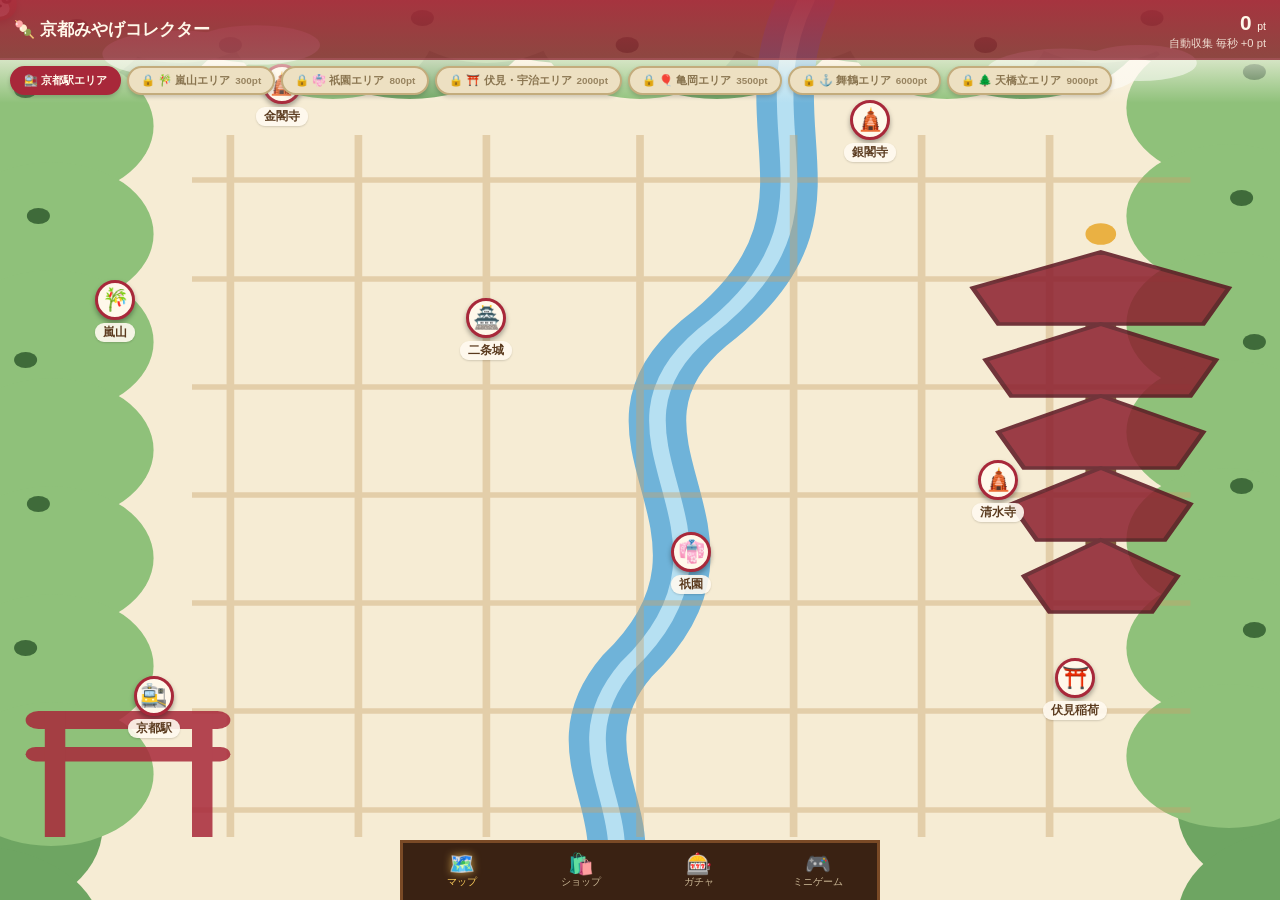
<file: games/kyoto-yatsuhashi-clicker/index.html>
<!DOCTYPE html>
<html lang="ja">
<head>
<meta charset="UTF-8">
<meta name="viewport" content="width=device-width, initial-scale=1.0, maximum-scale=1.0, user-scalable=no, viewport-fit=cover">
<title>京都みやげコレクター - 放置ゲーム</title>
<link rel="stylesheet" href="style.css">
</head>
<body>
<div id="app">

  <header id="header">
    <h1>🍡 京都みやげコレクター</h1>
    <div id="score-panel">
      <div class="score-value"><span id="score">0</span> <small>pt</small></div>
      <div class="score-sub">自動収集 毎秒 +<span id="pps">0</span> pt</div>
    </div>
  </header>

  <main id="screens">

  <section id="screen-map" class="screen active">
    <nav id="map-switcher"><!-- JSで生成 --></nav>
    <div id="map-stack"><!-- JSでマップごとの背景・ランドマーク・アイテムを生成 --></div>
  </section>

  <section id="screen-shop" class="screen">
    <div class="screen-inner">
      <h2 class="screen-title">🛍️ ショップ</h2>
      <div class="shop-grid">
        <button class="upgrade-btn" id="buy-click">
          <div class="upgrade-name">✋ 集める力</div>
          <div class="upgrade-desc">タップで得るポイントが増える</div>
          <div class="upgrade-row">
            <span class="upgrade-level">Lv.<span id="click-level">1</span></span>
            <span class="upgrade-cost"><span id="click-cost">10</span> pt</span>
          </div>
        </button>
        <button class="upgrade-btn" id="buy-auto">
          <div class="upgrade-name">🧑‍🍳 自動収集人</div>
          <div class="upgrade-desc">毎秒自動でポイント獲得</div>
          <div class="upgrade-row">
            <span class="upgrade-level">Lv.<span id="auto-level">0</span></span>
            <span class="upgrade-cost"><span id="auto-cost">25</span> pt</span>
          </div>
        </button>
        <button class="upgrade-btn" id="buy-spawn">
          <div class="upgrade-name">⚡ 出現スピード</div>
          <div class="upgrade-desc">おみやげが出てくる間隔が短縮</div>
          <div class="upgrade-row">
            <span class="upgrade-level">Lv.<span id="spawn-level">1</span></span>
            <span class="upgrade-cost"><span id="spawn-cost">30</span> pt</span>
          </div>
        </button>
        <button class="upgrade-btn" id="buy-ticket">
          <div class="upgrade-name">🎫 ガチャチケット交換</div>
          <div class="upgrade-desc">ポイントをガチャチケットに交換する</div>
          <div class="upgrade-row">
            <span class="upgrade-level">所持 <span id="ticket-count">0</span>枚</span>
            <span class="upgrade-cost">2000 pt</span>
          </div>
        </button>
      </div>
    </div>
  </section>

  <section id="screen-gacha" class="screen">
    <div class="screen-inner">
      <h2 class="screen-title">🎰 ガチャ</h2>
      <div id="gacha-ticket-display">🎫 所持チケット: <span id="gacha-ticket-count">0</span>枚</div>
      <div id="gacha-top">
        <button id="gacha-pull-btn">
          🎰 ガチャを回す <span class="gacha-cost"><span id="gacha-cost">1</span>枚</span>
        </button>
        <button id="gacha-multi-btn">
          🎉 10連ガチャ <span class="gacha-cost"><span id="gacha-multi-cost">10</span>枚</span>
        </button>
      </div>
      <div id="gacha-collection" class="gacha-grid"><!-- JSで生成 --></div>
    </div>
  </section>

  <section id="screen-minigame" class="screen">
    <div class="screen-inner">
      <div id="minigame-menu">
        <h2 class="screen-title">🎮 ミニゲーム</h2>
        <div id="minigame-list"><!-- JSで生成 --></div>
      </div>
    </div>
  </section>

  <div id="minigame-kyotoquiz" class="minigame-view quiz-fullscreen hidden">
    <div class="quiz-fullscreen-inner">
      <h2 class="screen-title quiz-fullscreen-title">🗾 京都地名クイズ</h2>

      <div class="quiz-fullscreen-body">
        <div id="quiz-start">
          <div class="quiz-start-title">🗾 京都地名クイズ</div>
          <div class="quiz-start-desc">漢字の読み方をあてよう！<br>1問15秒、全<span id="quiz-start-total">10</span>問</div>
          <div id="quiz-start-banner" class="quiz-start-banner">スタート！</div>
        </div>

        <div id="quiz-area" class="hidden">
          <div id="quiz-progress">
            <span>Q <span id="quiz-index">1</span> / <span id="quiz-total">10</span></span>
            <span id="quiz-timer-wrap">⏱ <span id="quiz-timer">15</span></span>
          </div>
          <div id="quiz-kanji"></div>
          <div id="quiz-choices"><!-- JSで生成 --></div>
        </div>
        <div id="quiz-result" class="hidden">
          <div class="quiz-result-emoji">🎉</div>
          <p id="quiz-result-text"></p>
          <p id="quiz-result-best"></p>
          <button id="quiz-retry-btn">もう一度挑戦する</button>
        </div>
      </div>

      <button class="minigame-back-btn minigame-back-btn-bottom" data-minigame-back>← ミニゲーム一覧へ</button>
    </div>
  </div>

  <div id="minigame-oddoneout" class="minigame-view quiz-fullscreen hidden">
    <div class="quiz-fullscreen-inner">
      <h2 class="screen-title quiz-fullscreen-title">🔍 仲間外れゲーム</h2>

      <div class="quiz-fullscreen-body">
        <div id="oddoneout-start">
          <div class="quiz-start-title">🔍 仲間外れゲーム</div>
          <div class="quiz-start-desc">京都に関わるものが3つ、関係ないものが1つ。<br>仲間外れを見つけよう！1問12秒、全<span id="oddoneout-start-total">8</span>問</div>
          <div id="oddoneout-start-banner" class="quiz-start-banner">スタート！</div>
        </div>

        <div id="oddoneout-area" class="hidden">
          <div id="oddoneout-progress">
            <span>Q <span id="oddoneout-index">1</span> / <span id="oddoneout-total">8</span></span>
            <span id="oddoneout-timer-wrap">⏱ <span id="oddoneout-timer">12</span></span>
          </div>
          <div id="oddoneout-grid"><!-- JSで生成 --></div>
          <p id="oddoneout-explanation" class="oddoneout-explanation hidden"></p>
        </div>

        <div id="oddoneout-result" class="hidden">
          <div class="quiz-result-emoji">🔍</div>
          <p id="oddoneout-result-text"></p>
          <p id="oddoneout-result-best"></p>
          <button id="oddoneout-retry-btn">もう一度挑戦する</button>
        </div>
      </div>

      <button class="minigame-back-btn minigame-back-btn-bottom" data-minigame-back>← ミニゲーム一覧へ</button>
    </div>
  </div>

  </main>

  <nav id="tab-bar">
    <button class="tab-btn active" data-screen="map"><span class="tab-icon">🗺️</span><span class="tab-label">マップ</span></button>
    <button class="tab-btn" data-screen="shop"><span class="tab-icon">🛍️</span><span class="tab-label">ショップ</span></button>
    <button class="tab-btn" data-screen="gacha"><span class="tab-icon">🎰</span><span class="tab-label">ガチャ</span></button>
    <button class="tab-btn" data-screen="minigame"><span class="tab-icon">🎮</span><span class="tab-label">ミニゲーム</span></button>
  </nav>

</div>

<div id="landmark-info" class="modal hidden">
  <div class="modal-box landmark-info-box">
    <div id="landmark-info-icon" class="landmark-info-icon"></div>
    <h2 id="landmark-info-name"></h2>
    <p id="landmark-info-desc"></p>
    <button id="landmark-info-close">OK</button>
  </div>
</div>

<div id="gacha-item-info" class="modal hidden">
  <div class="modal-box gacha-result-box" id="gacha-item-info-box">
    <div id="gacha-item-info-icon" class="gacha-result-icon"></div>
    <div id="gacha-item-info-rarity" class="gacha-result-rarity"></div>
    <h2 id="gacha-item-info-name"></h2>
    <p id="gacha-item-info-count"></p>
    <button id="gacha-item-info-close">OK</button>
  </div>
</div>

<div id="gacha-result" class="modal hidden">
  <div class="modal-box gacha-result-box" id="gacha-result-box">
    <div id="chest-phase" class="chest-phase">
      <div class="chest-scene">
        <div id="chest" class="chest">
          <div class="chest-glow"></div>
          <svg viewBox="0 0 60 60" class="chest-body-svg">
            <defs>
              <linearGradient id="cbBody" x1="0" y1="0" x2="0" y2="1">
                <stop offset="0" stop-color="#c9975f"/><stop offset="1" stop-color="#8a5a30"/>
              </linearGradient>
            </defs>
            <rect x="8" y="26" width="44" height="26" rx="3" fill="url(#cbBody)" stroke="#5a3a1a" stroke-width="1.5"/>
            <rect x="8" y="34" width="44" height="5" fill="#e8a72a" stroke="#b9821e" stroke-width="0.8"/>
            <rect x="26" y="30" width="8" height="10" rx="2" fill="#e8a72a" stroke="#b9821e" stroke-width="1"/>
            <circle cx="30" cy="35" r="1.6" fill="#5a3a1a"/>
          </svg>
          <svg viewBox="0 0 60 60" class="chest-lid-svg">
            <defs>
              <linearGradient id="clLid" x1="0" y1="0" x2="0" y2="1">
                <stop offset="0" stop-color="#d9aa6f"/><stop offset="1" stop-color="#9a6a3a"/>
              </linearGradient>
            </defs>
            <path d="M8 30 L8 18 Q8 8 30 8 Q52 8 52 18 L52 30 Z" fill="url(#clLid)" stroke="#5a3a1a" stroke-width="1.5"/>
            <path d="M8 22 Q30 30 52 22" fill="none" stroke="#e8a72a" stroke-width="2.5"/>
          </svg>
        </div>
      </div>
      <p class="chest-hint">タップして開ける！</p>
    </div>
    <div id="item-phase" class="item-phase hidden">
      <div id="gacha-result-icon" class="gacha-result-icon"></div>
      <div id="gacha-result-rarity" class="gacha-result-rarity"></div>
      <h2 id="gacha-result-name"></h2>
      <p id="gacha-result-sub"></p>
      <button id="gacha-result-close">OK</button>
    </div>
  </div>
</div>

<div id="gacha-multi-result" class="modal hidden">
  <div class="modal-box gacha-multi-box">
    <div id="multi-chest-phase" class="chest-phase">
      <div class="chest-scene">
        <div id="multi-chest" class="chest">
          <div class="chest-glow"></div>
          <svg viewBox="0 0 60 60" class="chest-body-svg">
            <defs>
              <linearGradient id="cbBody2" x1="0" y1="0" x2="0" y2="1">
                <stop offset="0" stop-color="#c9975f"/><stop offset="1" stop-color="#8a5a30"/>
              </linearGradient>
            </defs>
            <rect x="8" y="26" width="44" height="26" rx="3" fill="url(#cbBody2)" stroke="#5a3a1a" stroke-width="1.5"/>
            <rect x="8" y="34" width="44" height="5" fill="#e8a72a" stroke="#b9821e" stroke-width="0.8"/>
            <rect x="26" y="30" width="8" height="10" rx="2" fill="#e8a72a" stroke="#b9821e" stroke-width="1"/>
            <circle cx="30" cy="35" r="1.6" fill="#5a3a1a"/>
          </svg>
          <svg viewBox="0 0 60 60" class="chest-lid-svg">
            <defs>
              <linearGradient id="clLid2" x1="0" y1="0" x2="0" y2="1">
                <stop offset="0" stop-color="#d9aa6f"/><stop offset="1" stop-color="#9a6a3a"/>
              </linearGradient>
            </defs>
            <path d="M8 30 L8 18 Q8 8 30 8 Q52 8 52 18 L52 30 Z" fill="url(#clLid2)" stroke="#5a3a1a" stroke-width="1.5"/>
            <path d="M8 22 Q30 30 52 22" fill="none" stroke="#e8a72a" stroke-width="2.5"/>
          </svg>
        </div>
      </div>
      <p class="chest-hint">タップして開ける！</p>
      <button id="multi-skip-btn" class="multi-skip-btn">スキップ ▶</button>
    </div>
    <div id="multi-item-phase" class="item-phase hidden">
      <h2 class="multi-result-title">10連ガチャ結果</h2>
      <div id="multi-item-grid" class="gacha-multi-grid"><!-- JSで生成 --></div>
      <p id="multi-summary"></p>
      <button id="multi-result-close">OK</button>
    </div>
  </div>
</div>

<script src="quiz-data.js"></script>
<script src="oddoneout-data.js"></script>
<script src="script.js"></script>
</body>
</html>
</file>
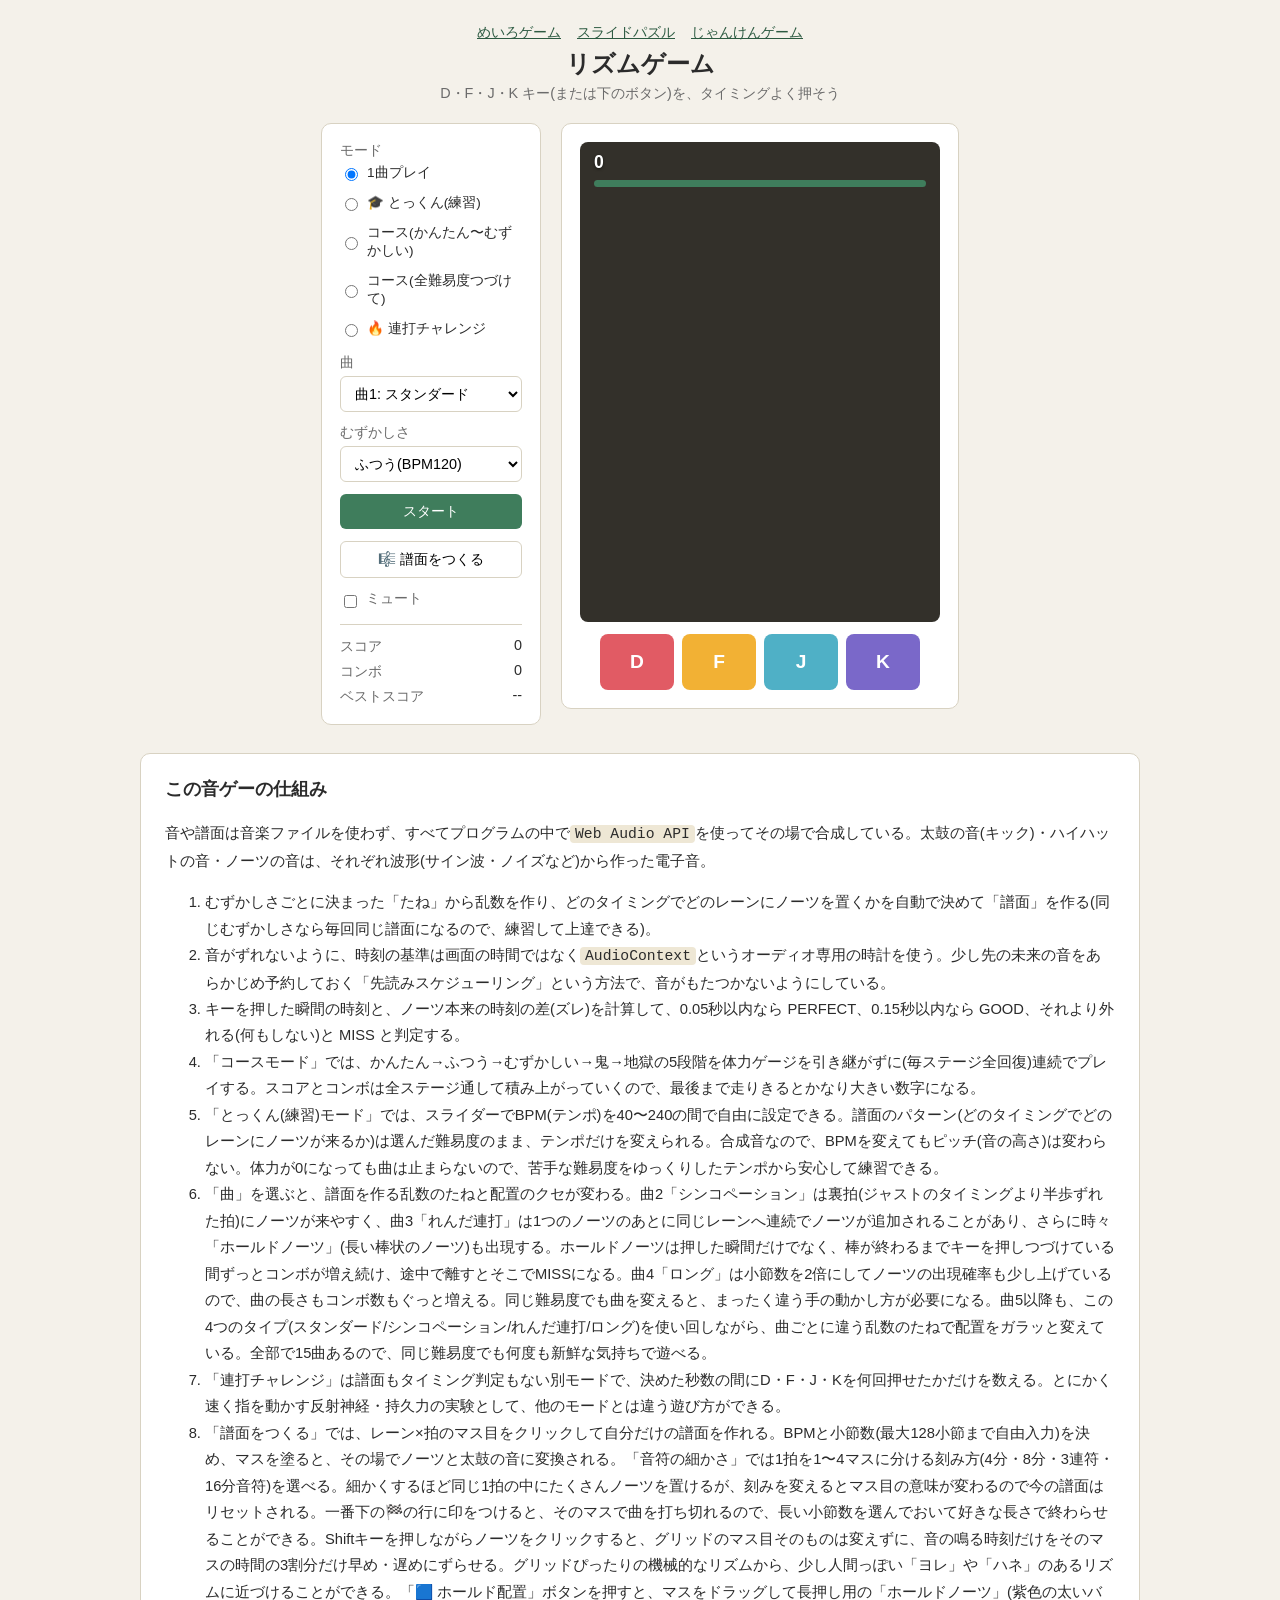
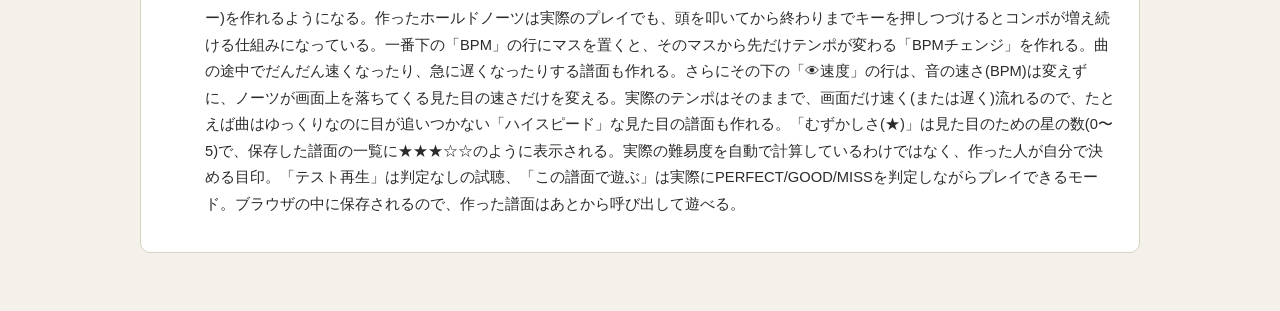
<file: games/rhythm-game/index.html>
<!DOCTYPE html>
<html lang="ja">
<head>
<meta charset="UTF-8">
<meta name="viewport" content="width=device-width, initial-scale=1.0">
<title>リズムゲーム</title>
<style>
  :root {
    --bg: #f4f1ea;
    --panel: #ffffff;
    --ink: #2b2b2b;
    --sub: #6b6b6b;
    --accent: #3f7d5c;
    --accent-dark: #2c5a41;
    --border: #d8d2c2;
    --lane-bg: #33302a;
    --lane-line: #4a463d;
    --judge: #d8a53f;
    --perfect: #3f7d5c;
    --good: #d8a53f;
    --miss: #c0392b;
    --lane0: #e15b64;
    --lane1: #f2b134;
    --lane2: #4fb0c6;
    --lane3: #7a68c9;
  }
  * { box-sizing: border-box; }
  body {
    margin: 0;
    font-family: "Hiragino Sans", "Yu Gothic", "Meiryo", sans-serif;
    background: var(--bg);
    color: var(--ink);
    display: flex;
    flex-direction: column;
    align-items: center;
    padding: 24px 12px 60px;
  }
  .nav { font-size: 0.85rem; margin-bottom: 6px; display: flex; gap: 16px; }
  .nav a { color: var(--accent-dark); }
  h1 { font-size: 1.5rem; margin: 0 0 4px; }
  .subtitle { color: var(--sub); font-size: 0.9rem; margin-bottom: 20px; }

  .layout {
    display: flex;
    gap: 20px;
    flex-wrap: wrap;
    justify-content: center;
    align-items: flex-start;
    width: 100%;
    max-width: 1000px;
  }
  .panel {
    background: var(--panel);
    border: 1px solid var(--border);
    border-radius: 10px;
    padding: 18px;
  }
  .side { width: 220px; display: flex; flex-direction: column; gap: 12px; }
  .side label { font-size: 0.85rem; color: var(--sub); display: block; margin-bottom: 4px; }
  .radio-row { display: flex; flex-direction: column; gap: 8px; font-size: 0.9rem; }
  .radio-row label { display: flex; align-items: center; gap: 6px; color: var(--ink); }
  select, button {
    font-family: inherit;
    font-size: 0.9rem;
    padding: 8px 10px;
    border-radius: 6px;
    border: 1px solid var(--border);
    background: #fff;
    cursor: pointer;
    width: 100%;
  }
  button.primary { background: var(--accent); color: #fff; border: none; }
  button.primary:hover { background: var(--accent-dark); }
  input[type=range] { width: 100%; cursor: pointer; accent-color: var(--accent); }
  .stats { display: flex; flex-direction: column; gap: 6px; font-size: 0.9rem; border-top: 1px solid var(--border); padding-top: 12px; }
  .stats div { display: flex; justify-content: space-between; }
  .stats div span:first-child { color: var(--sub); }
  .mute-row { display: flex; align-items: center; gap: 6px; font-size: 0.85rem; color: var(--sub); }
  .mute-row input { width: auto; }

  .game-wrap { position: relative; }
  canvas { background: var(--lane-bg); border-radius: 8px; display: block; transition: box-shadow 0.3s ease; }
  .game-wrap.oni-mode canvas {
    background:
      radial-gradient(ellipse at 30% 8%, rgba(150,160,180,0.5) 0%, transparent 55%),
      radial-gradient(ellipse at 72% 22%, rgba(100,110,130,0.45) 0%, transparent 50%),
      radial-gradient(ellipse at 50% 2%, rgba(180,190,210,0.3) 0%, transparent 60%),
      linear-gradient(180deg, #14161d 0%, #262a37 40%, #363b4c 70%, #1e212b 100%);
    box-shadow: 0 0 22px rgba(120, 130, 160, 0.5);
  }
  .lightning-flash {
    position: absolute;
    inset: 0;
    background: #eaf2ff;
    opacity: 0;
    pointer-events: none;
    border-radius: 8px;
    z-index: 5;
  }
  .lightning-flash.strike { animation: lightningFlash 0.5s ease-out; }
  @keyframes lightningFlash {
    0% { opacity: 0; }
    8% { opacity: 0.85; }
    15% { opacity: 0.15; }
    25% { opacity: 0.7; }
    40% { opacity: 0.05; }
    100% { opacity: 0; }
  }
  .game-wrap.mash-mode canvas {
    background: linear-gradient(180deg, #3a1a05 0%, #8a3a08 60%, #ffb347 100%);
    box-shadow: 0 0 22px rgba(255, 140, 0, 0.5);
  }
  .game-wrap.fire-mode canvas {
    background:
      radial-gradient(circle at 30% 75%, rgba(255,214,140,0.5) 0 2px, transparent 3px),
      radial-gradient(circle at 65% 60%, rgba(255,180,80,0.45) 0 1.5px, transparent 2.5px),
      radial-gradient(circle at 50% 85%, rgba(255,230,160,0.55) 0 2px, transparent 3px),
      radial-gradient(circle at 20% 40%, rgba(255,160,60,0.35) 0 1.5px, transparent 2.5px),
      radial-gradient(circle at 80% 30%, rgba(255,200,100,0.3) 0 1px, transparent 2px),
      linear-gradient(180deg, #2b0f02 0%, #7a2a06 45%, #d1560a 80%, #ffb347 100%);
    box-shadow: 0 0 22px rgba(255, 140, 0, 0.6);
  }
  .game-wrap.sea-mode canvas {
    background:
      radial-gradient(circle at 25% 20%, rgba(255,255,255,0.35) 0 3px, transparent 4px),
      radial-gradient(circle at 55% 45%, rgba(255,255,255,0.25) 0 2px, transparent 3px),
      radial-gradient(circle at 75% 70%, rgba(255,255,255,0.3) 0 3px, transparent 4px),
      radial-gradient(circle at 40% 85%, rgba(255,255,255,0.2) 0 2px, transparent 3px),
      radial-gradient(circle at 85% 30%, rgba(255,255,255,0.25) 0 2px, transparent 3px),
      radial-gradient(circle at 15% 60%, rgba(255,255,255,0.2) 0 1.5px, transparent 2.5px),
      linear-gradient(180deg, #04263e 0%, #0a5478 45%, #1489a8 100%);
    box-shadow: 0 0 22px rgba(20, 137, 168, 0.6);
  }
  .game-wrap.ice-mode canvas {
    background:
      radial-gradient(circle at 20% 15%, rgba(255,255,255,0.75) 0 2px, transparent 3px),
      radial-gradient(circle at 62% 32%, rgba(255,255,255,0.55) 0 1.5px, transparent 2.5px),
      radial-gradient(circle at 82% 68%, rgba(255,255,255,0.65) 0 2px, transparent 3px),
      radial-gradient(circle at 33% 78%, rgba(255,255,255,0.5) 0 1.5px, transparent 2.5px),
      radial-gradient(circle at 90% 18%, rgba(255,255,255,0.45) 0 1px, transparent 2px),
      radial-gradient(circle at 10% 55%, rgba(255,255,255,0.4) 0 1px, transparent 2px),
      linear-gradient(180deg, #1c4a68 0%, #2f7fa8 55%, #bfe8fa 100%);
    box-shadow: 0 0 22px rgba(129, 212, 250, 0.6);
  }
  .game-wrap.hell-mode canvas {
    background: radial-gradient(ellipse at 50% 20%, #5a1a0a 0%, #240a06 75%);
    box-shadow: 0 0 32px rgba(255, 87, 34, 0.75);
    animation: hellShake 0.18s infinite, hellFlicker 1.4s ease-in-out infinite;
  }
  @keyframes hellShake {
    0%, 100% { transform: translate(0, 0); }
    25% { transform: translate(1px, -1px); }
    50% { transform: translate(-1px, 1px); }
    75% { transform: translate(1px, 1px); }
  }
  @keyframes hellFlicker {
    0%, 100% { filter: brightness(1); }
    30% { filter: brightness(1.18); }
    55% { filter: brightness(0.9); }
    80% { filter: brightness(1.1); }
  }
  .hell-embers {
    position: absolute;
    inset: 0;
    pointer-events: none;
    opacity: 0;
    border-radius: 8px;
    background-image:
      radial-gradient(circle, rgba(255,210,120,0.9) 0 2px, transparent 3px),
      radial-gradient(circle, rgba(255,140,50,0.85) 0 1.5px, transparent 2.5px),
      radial-gradient(circle, rgba(255,230,160,0.9) 0 1.5px, transparent 2.5px),
      radial-gradient(circle, rgba(255,100,30,0.75) 0 2px, transparent 3px);
    background-size: 60px 220px, 90px 260px, 70px 200px, 110px 300px;
    background-position: 10px 380px, 55px 300px, 25px 440px, 85px 200px;
    background-repeat: repeat-y;
  }
  .game-wrap.hell-mode .hell-embers {
    opacity: 1;
    animation: emberRise 3.5s linear infinite;
  }
  @keyframes emberRise {
    from { background-position: 10px 380px, 55px 300px, 25px 440px, 85px 200px; }
    to   { background-position: 10px -220px, 55px -260px, 25px -200px, 85px -300px; }
  }
  .game-wrap.exploding canvas {
    animation: explosionShake 0.08s infinite, explosionFlash 3s ease-out;
  }
  @keyframes explosionShake {
    0%, 100% { transform: translate(0, 0); }
    20% { transform: translate(3px, -3px); }
    40% { transform: translate(-3px, 2px); }
    60% { transform: translate(2px, 3px); }
    80% { transform: translate(-3px, -2px); }
  }
  @keyframes explosionFlash {
    0% { filter: brightness(2.4) saturate(1.6); }
    12% { filter: brightness(1.5); }
    28% { filter: brightness(2.1); }
    45% { filter: brightness(1.3); }
    70% { filter: brightness(1.5); }
    100% { filter: brightness(1); }
  }

  .hud {
    position: absolute;
    top: 10px; left: 0; right: 0;
    display: flex; justify-content: space-between;
    padding: 0 14px;
    color: #fff;
    font-weight: bold;
    font-size: 1.1rem;
    text-shadow: 0 1px 3px rgba(0,0,0,0.6);
    pointer-events: none;
  }
  .life-bar-wrap {
    position: absolute;
    top: 38px; left: 14px; right: 14px;
    height: 7px;
    background: rgba(255, 255, 255, 0.18);
    border-radius: 4px;
    overflow: hidden;
    pointer-events: none;
  }
  .life-bar {
    height: 100%;
    width: 100%;
    background: var(--perfect);
    transition: width 0.15s ease, background 0.3s ease;
  }
  .judge-text {
    position: absolute;
    left: 50%; top: 40%;
    transform: translate(-50%, -50%);
    font-size: 1.6rem;
    font-weight: bold;
    text-shadow: 0 1px 3px rgba(0,0,0,0.6);
    pointer-events: none;
    opacity: 0;
  }

  .mash-hud {
    position: absolute;
    inset: 0;
    display: flex;
    flex-direction: column;
    align-items: center;
    justify-content: center;
    gap: 4px;
    pointer-events: none;
    color: #fff;
    text-shadow: 0 2px 6px rgba(0,0,0,0.6);
  }
  .mash-timer { font-size: 1.4rem; font-weight: bold; opacity: 0.85; }
  .mash-count {
    font-size: 4.2rem;
    font-weight: bold;
    line-height: 1;
    transition: transform 0.08s ease;
  }
  .mash-count.pulse { animation: mashPulse 0.12s ease-out; }
  @keyframes mashPulse {
    0% { transform: scale(1.35); }
    100% { transform: scale(1); }
  }
  .mash-caption { font-size: 1rem; opacity: 0.8; letter-spacing: 0.1em; }

  .keys-row {
    display: flex;
    justify-content: center;
    gap: 8px;
    margin-top: 12px;
  }
  .keys-row button {
    width: 74px;
    height: 56px;
    font-size: 1.2rem;
    font-weight: bold;
    color: #fff;
    border: none;
    border-radius: 8px;
  }
  .keys-row button:nth-child(1) { background: var(--lane0); }
  .keys-row button:nth-child(2) { background: var(--lane1); }
  .keys-row button:nth-child(3) { background: var(--lane2); }
  .keys-row button:nth-child(4) { background: var(--lane3); }

  .overlay {
    position: absolute;
    inset: 0;
    background: rgba(20, 18, 14, 0.9);
    color: #fff;
    display: flex;
    flex-direction: column;
    align-items: center;
    justify-content: center;
    gap: 10px;
    border-radius: 8px;
    text-align: center;
    padding: 20px;
  }
  .overlay h2 { margin: 0 0 6px; font-size: 1.6rem; }
  .overlay .rank { font-size: 3rem; font-weight: bold; color: var(--judge); margin: 4px 0; }
  .overlay .row { display: flex; gap: 20px; font-size: 0.95rem; }
  .overlay button { width: auto; padding: 10px 20px; margin-top: 10px; }

  .explain {
    max-width: 1000px;
    margin-top: 28px;
    background: var(--panel);
    border: 1px solid var(--border);
    border-radius: 10px;
    padding: 20px 24px;
    line-height: 1.8;
    font-size: 0.92rem;
  }
  .explain h2 { font-size: 1.1rem; margin-top: 0; }
  .explain code { background: #eee7d5; padding: 1px 5px; border-radius: 4px; }

  #editorPanel { margin-top: 20px; }
  .editor-header { display: flex; justify-content: space-between; align-items: center; margin-bottom: 14px; }
  .editor-header h2 { margin: 0; font-size: 1.2rem; }
  .editor-header button { width: auto; padding: 8px 14px; }
  .editor-controls { display: flex; gap: 16px; flex-wrap: wrap; margin-bottom: 14px; }
  .editor-controls label { font-size: 0.85rem; color: var(--sub); display: block; margin-bottom: 4px; }
  .editor-controls input, .editor-controls select {
    font-family: inherit; font-size: 0.9rem; padding: 8px 10px; border-radius: 6px;
    border: 1px solid var(--border); width: 140px;
  }
  .editor-hint { font-size: 0.82rem; color: var(--sub); margin: 0 0 10px; line-height: 1.6; }
  .editor-grid-wrap {
    display: flex; gap: 6px; border: 1px solid var(--border); border-radius: 8px;
    padding: 10px; background: #faf8f2;
  }
  .editor-lane-labels { display: flex; flex-direction: column; gap: 3px; flex-shrink: 0; }
  .editor-lane-labels div {
    width: 22px; height: 22px; display: flex; align-items: center; justify-content: center;
    font-weight: bold; font-size: 0.75rem; color: #fff; border-radius: 3px;
  }
  .editor-lane-labels div:nth-child(1) { background: var(--lane0); }
  .editor-lane-labels div:nth-child(2) { background: var(--lane1); }
  .editor-lane-labels div:nth-child(3) { background: var(--lane2); }
  .editor-lane-labels div:nth-child(4) { background: var(--lane3); }
  .editor-lane-labels div.end-label { background: #4a463d; font-size: 0.7rem; }
  .editor-lane-labels div.bpm-label { background: #4fb0c6; font-size: 0.65rem; }
  .editor-lane-labels div.speed-label { background: #e15b64; font-size: 0.6rem; }
  .editor-grid-scroll { overflow-x: auto; }
  .editor-grid { display: grid; gap: 3px; width: max-content; }
  .editor-cell {
    position: relative;
    width: 22px; height: 22px; border-radius: 3px; background: #e5e0d0;
    cursor: pointer; border: 1px solid var(--border);
  }
  .editor-cell.nudge-early::after,
  .editor-cell.nudge-late::after {
    position: absolute; inset: 0;
    display: flex; align-items: center; justify-content: center;
    color: rgba(255,255,255,0.9); font-weight: bold; font-size: 13px;
    pointer-events: none;
  }
  .editor-cell.nudge-early::after { content: "‹"; }
  .editor-cell.nudge-late::after { content: "›"; }
  .editor-cell.hold-cell {
    background: #7a68c9;
    border-top-color: #7a68c9; border-bottom-color: #7a68c9;
    margin-left: -1px;
  }
  .editor-cell.hold-cell.hold-head { border-radius: 8px 3px 3px 8px; margin-left: 0; }
  .editor-cell.hold-cell.hold-tail { border-radius: 3px 8px 8px 3px; }
  .editor-cell.hold-cell.hold-head::after { content: "●"; position: absolute; inset: 0; display: flex; align-items: center; justify-content: center; color: #fff; font-size: 10px; pointer-events: none; }
  .editor-cell.bpm-cell { background: #efe9d8; }
  .editor-cell.bpm-cell.active {
    background: #4fb0c6;
    display: flex; align-items: center; justify-content: center;
    font-size: 0.55rem; font-weight: bold; color: #fff;
    overflow: hidden;
  }
  .editor-cell.speed-cell { background: #efe9d8; }
  .editor-cell.speed-cell.active {
    background: #e15b64;
    display: flex; align-items: center; justify-content: center;
    font-size: 0.55rem; font-weight: bold; color: #fff;
    overflow: hidden;
  }
  .editor-cell.bar-start { border-left: 2px solid #a89a6e; }
  .editor-cell.beat-start:not(.bar-start) { border-left: 1px solid #c9bd96; }
  .editor-cell.lane0.active { background: var(--lane0); }
  .editor-cell.lane1.active { background: var(--lane1); }
  .editor-cell.lane2.active { background: var(--lane2); }
  .editor-cell.lane3.active { background: var(--lane3); }
  .editor-cell.playing { outline: 2px solid #333; }
  .editor-cell.end-cell { background: #efe9d8; }
  .editor-cell.end-cell.active {
    background: #2b2b2b;
    display: flex; align-items: center; justify-content: center;
    font-size: 0.7rem;
  }
  .editor-cell.end-cell.active::after { content: "🏁"; }
  .editor-buttons { display: flex; gap: 8px; flex-wrap: wrap; margin-top: 14px; }
  .editor-buttons button { width: auto; padding: 8px 14px; }
  .editor-saved { margin-top: 20px; }
  .editor-saved h3 { font-size: 1rem; margin: 0 0 8px; }
  .editor-share {
    margin-top: 20px;
    border-top: 1px solid var(--border);
    padding-top: 14px;
  }
  .editor-share h3 { font-size: 1rem; margin: 0 0 6px; }
  .editor-share-note { font-size: 0.82rem; color: var(--sub); margin: 0 0 10px; line-height: 1.6; }
  .editor-share label { font-size: 0.82rem; color: var(--sub); display: block; margin: 10px 0 4px; }
  .editor-share textarea {
    width: 100%;
    font-family: monospace;
    font-size: 0.75rem;
    padding: 8px;
    border-radius: 6px;
    border: 1px solid var(--border);
    resize: vertical;
    box-sizing: border-box;
  }
  .editor-msg { font-size: 0.85rem; color: var(--accent-dark); margin-top: 8px; min-height: 20px; }
  .saved-chart-row {
    display: flex; justify-content: space-between; align-items: center;
    padding: 7px 0; border-bottom: 1px solid var(--border); font-size: 0.85rem;
  }
  .saved-chart-actions button { width: auto; padding: 4px 10px; font-size: 0.8rem; margin-left: 6px; }
  .saved-chart-stars { margin-left: 8px; color: #d8a53f; letter-spacing: 1px; }
  .star-picker { display: flex; gap: 2px; font-size: 1.4rem; line-height: 1; cursor: pointer; user-select: none; }
  .star-picker span { color: #d8d2c2; transition: color 0.1s ease; }
  .star-picker span.filled { color: #d8a53f; }
</style>
</head>
<body>

<div class="nav">
  <a href="index.html">めいろゲーム</a>
  <a href="slide-puzzle.html">スライドパズル</a>
  <a href="janken.html">じゃんけんゲーム</a>
</div>
<h1>リズムゲーム</h1>
<div class="subtitle">D・F・J・K キー(または下のボタン)を、タイミングよく押そう</div>

<div class="layout">
  <div class="panel side">
    <div>
      <label>モード</label>
      <div class="radio-row">
        <label><input type="radio" name="playMode" value="single" checked> 1曲プレイ</label>
        <label><input type="radio" name="playMode" value="training"> 🎓 とっくん(練習)</label>
        <label><input type="radio" name="playMode" value="course-basic"> コース(かんたん〜むずかしい)</label>
        <label><input type="radio" name="playMode" value="course-full"> コース(全難易度つづけて)</label>
        <label><input type="radio" name="playMode" value="mash"> 🔥 連打チャレンジ</label>
      </div>
    </div>
    <div id="songWrap">
      <label for="songSelect">曲</label>
      <select id="songSelect">
        <option value="song1" selected>曲1: スタンダード</option>
        <option value="song2">曲2: シンコペーション</option>
        <option value="song3">曲3: れんだ連打</option>
        <option value="song4">曲4: ロング(長い・コンボ数多め)</option>
        <option value="song5">曲5: サニーデイ</option>
        <option value="song6">曲6: ムーンライト</option>
        <option value="song7">曲7: 全力ダッシュ</option>
        <option value="song8">曲8: エンドレスロード</option>
        <option value="song9">曲9: きまぐれビート</option>
        <option value="song10">曲10: タンゴ風</option>
        <option value="song11">曲11: 連続コンボ</option>
        <option value="song12">曲12: マラソン</option>
        <option value="song13">曲13: スターライト</option>
        <option value="song14">曲14: ウェイブダンス</option>
        <option value="song15">曲15: フィナーレ</option>
      </select>
    </div>
    <div id="mashWrap" style="display:none;">
      <label for="mashDuration">秒数</label>
      <select id="mashDuration">
        <option value="5">5秒</option>
        <option value="10" selected>10秒</option>
        <option value="15">15秒</option>
      </select>
    </div>
    <div id="difficultyWrap">
      <label for="difficulty">むずかしさ</label>
      <select id="difficulty">
        <option value="easy">かんたん(BPM100)</option>
        <option value="normal" selected>ふつう(BPM120)</option>
        <option value="hard">むずかしい(BPM140)</option>
        <option value="oni">👹 鬼(BPM160)</option>
        <option value="hell">🔥 地獄(BPM190)</option>
      </select>
    </div>
    <div id="speedWrap" style="display:none;">
      <label for="bpmSlider">BPM: <span id="bpmValue">120</span>(体力は減りません)</label>
      <input type="range" id="bpmSlider" min="40" max="240" step="5" value="120">
    </div>
    <button class="primary" id="startBtn">スタート</button>
    <button id="stopBtn" style="display:none;">やめる</button>
    <button type="button" id="editorBtn">🎼 譜面をつくる</button>

    <div class="mute-row">
      <input type="checkbox" id="muteBox">
      <label for="muteBox">ミュート</label>
    </div>

    <div class="stats">
      <div id="stageRow" style="display:none;"><span>ステージ</span><span id="stageStat">--</span></div>
      <div><span>スコア</span><span id="scoreStat">0</span></div>
      <div><span>コンボ</span><span id="comboStat">0</span></div>
      <div><span>ベストスコア</span><span id="bestStat">--</span></div>
    </div>
  </div>

  <div class="panel">
    <div class="game-wrap" id="gameWrap">
      <canvas id="board" width="360" height="480"></canvas>
      <div class="hell-embers" id="hellEmbers"></div>
      <div class="lightning-flash" id="lightningFlash"></div>
      <div class="hud" id="hudRow"><span id="hudScore">0</span><span id="hudCombo"></span></div>
      <div class="life-bar-wrap" id="lifeBarWrap"><div class="life-bar" id="lifeBar"></div></div>
      <div class="judge-text" id="judgeText"></div>
      <div class="mash-hud" id="mashHud" style="display:none;">
        <div class="mash-timer" id="mashTimer">10.0</div>
        <div class="mash-count" id="mashCount">0</div>
        <div class="mash-caption">れんだ!</div>
      </div>
      <div class="overlay" id="overlay" style="display:none;"></div>
    </div>
    <div class="keys-row">
      <button data-lane="0">D</button>
      <button data-lane="1">F</button>
      <button data-lane="2">J</button>
      <button data-lane="3">K</button>
    </div>
  </div>
</div>

<div class="panel" id="editorPanel" style="display:none; max-width:1000px; width:100%; margin:0 auto;">
  <div class="editor-header">
    <h2>譜面エディター</h2>
    <button id="editorBackBtn">← もどる</button>
  </div>
  <div class="editor-controls">
    <div>
      <label for="editorName">名前</label>
      <input type="text" id="editorName" value="マイ譜面1">
    </div>
    <div>
      <label for="editorBpm">BPM</label>
      <input type="number" id="editorBpm" min="60" max="220" step="5" value="120">
    </div>
    <div>
      <label for="editorBars">小節数(1〜128)</label>
      <input type="number" id="editorBars" min="1" max="128" step="1" value="4">
    </div>
    <div>
      <label for="editorSubdivision">音符の細かさ</label>
      <select id="editorSubdivision">
        <option value="1">4分音符きざみ(1拍に1マス)</option>
        <option value="2" selected>8分音符きざみ(1拍に2マス)</option>
        <option value="3">3連符きざみ(1拍に3マス)</option>
        <option value="4">16分音符きざみ(1拍に4マス)</option>
      </select>
    </div>
    <div>
      <label>むずかしさ(★)</label>
      <div class="star-picker" id="starPicker">
        <span data-star="1">★</span><span data-star="2">★</span><span data-star="3">★</span><span data-star="4">★</span><span data-star="5">★</span>
      </div>
    </div>
  </div>
  <div class="editor-buttons">
    <button id="holdModeBtn">🟦 ホールド配置: OFF</button>
  </div>
  <p class="editor-hint" id="editorHintText">クリックでノーツON/OFF。すでにあるノーツを<b>Shiftキー+クリック</b>すると「ぴったり → 少し早め(‹) → 少し遅め(›) → ぴったり」の順でタイミングを微妙にずらせる。一番下の「BPM」の行をクリックすると、そのマスから先のテンポを変えられる(途中でだんだん速くなる曲も作れる)。</p>
  <div class="editor-grid-wrap">
    <div class="editor-lane-labels"><div>D</div><div>F</div><div>J</div><div>K</div><div class="end-label">🏁</div><div class="bpm-label">BPM</div><div class="speed-label">👁速度</div></div>
    <div class="editor-grid-scroll"><div class="editor-grid" id="editorGrid"></div></div>
  </div>
  <div class="editor-buttons">
    <button id="editorPlayBtn">▶ テスト再生</button>
    <button id="editorStopBtn">■ 停止</button>
    <button id="editorClearBtn">🗑 ぜんぶ消す</button>
    <button class="primary" id="editorSaveBtn">💾 ほぞん</button>
    <button class="primary" id="editorPlayRealBtn">🎮 この譜面で遊ぶ</button>
  </div>
  <div class="editor-saved">
    <h3>ほぞんした譜面</h3>
    <div id="savedChartsList"></div>
  </div>
  <div class="editor-share">
    <h3>譜面をシェアする</h3>
    <p class="editor-share-note">このゲームはネットのサーバーを使っていないので、みんなが見られる場所に自動で公開することはできない。かわりに、譜面ファイルか共有コードを友だちに送って、この同じゲームで読み込んでもらう形でシェアできる。</p>
    <div class="editor-buttons">
      <button id="exportBtn">📤 ファイルに書き出す</button>
      <button id="importBtn">📥 ファイルから読み込む</button>
      <input type="file" id="importFile" accept="application/json" style="display:none;">
      <button id="shareCodeBtn">🔗 共有コードを作る</button>
    </div>
    <label for="shareCodeOut">共有コード(コピーして送る)</label>
    <textarea id="shareCodeOut" readonly rows="3" placeholder="「共有コードを作る」を押すとここに出る"></textarea>
    <label for="shareCodeIn">もらった共有コードを貼り付け</label>
    <textarea id="shareCodeIn" rows="3" placeholder="ここに貼り付けて下のボタンを押す"></textarea>
    <div class="editor-buttons">
      <button id="loadShareCodeBtn">📥 コードから読み込む</button>
    </div>
    <div class="editor-msg" id="editorShareMsg"></div>
  </div>
</div>

<div class="explain">
  <h2>この音ゲーの仕組み</h2>
  <p>音や譜面は音楽ファイルを使わず、すべてプログラムの中で<code>Web Audio API</code>を使ってその場で合成している。太鼓の音(キック)・ハイハットの音・ノーツの音は、それぞれ波形(サイン波・ノイズなど)から作った電子音。</p>
  <ol>
    <li>むずかしさごとに決まった「たね」から乱数を作り、どのタイミングでどのレーンにノーツを置くかを自動で決めて「譜面」を作る(同じむずかしさなら毎回同じ譜面になるので、練習して上達できる)。</li>
    <li>音がずれないように、時刻の基準は画面の時間ではなく<code>AudioContext</code>というオーディオ専用の時計を使う。少し先の未来の音をあらかじめ予約しておく「先読みスケジューリング」という方法で、音がもたつかないようにしている。</li>
    <li>キーを押した瞬間の時刻と、ノーツ本来の時刻の差(ズレ)を計算して、0.05秒以内なら PERFECT、0.15秒以内なら GOOD、それより外れる(何もしない)と MISS と判定する。</li>
    <li>「コースモード」では、かんたん→ふつう→むずかしい→鬼→地獄の5段階を体力ゲージを引き継がずに(毎ステージ全回復)連続でプレイする。スコアとコンボは全ステージ通して積み上がっていくので、最後まで走りきるとかなり大きい数字になる。</li>
    <li>「とっくん(練習)モード」では、スライダーでBPM(テンポ)を40〜240の間で自由に設定できる。譜面のパターン(どのタイミングでどのレーンにノーツが来るか)は選んだ難易度のまま、テンポだけを変えられる。合成音なので、BPMを変えてもピッチ(音の高さ)は変わらない。体力が0になっても曲は止まらないので、苦手な難易度をゆっくりしたテンポから安心して練習できる。</li>
    <li>「曲」を選ぶと、譜面を作る乱数のたねと配置のクセが変わる。曲2「シンコペーション」は裏拍(ジャストのタイミングより半歩ずれた拍)にノーツが来やすく、曲3「れんだ連打」は1つのノーツのあとに同じレーンへ連続でノーツが追加されることがあり、さらに時々「ホールドノーツ」(長い棒状のノーツ)も出現する。ホールドノーツは押した瞬間だけでなく、棒が終わるまでキーを押しつづけている間ずっとコンボが増え続け、途中で離すとそこでMISSになる。曲4「ロング」は小節数を2倍にしてノーツの出現確率も少し上げているので、曲の長さもコンボ数もぐっと増える。同じ難易度でも曲を変えると、まったく違う手の動かし方が必要になる。曲5以降も、この4つのタイプ(スタンダード/シンコペーション/れんだ連打/ロング)を使い回しながら、曲ごとに違う乱数のたねで配置をガラッと変えている。全部で15曲あるので、同じ難易度でも何度も新鮮な気持ちで遊べる。</li>
    <li>「連打チャレンジ」は譜面もタイミング判定もない別モードで、決めた秒数の間にD・F・J・Kを何回押せたかだけを数える。とにかく速く指を動かす反射神経・持久力の実験として、他のモードとは違う遊び方ができる。</li>
    <li>「譜面をつくる」では、レーン×拍のマス目をクリックして自分だけの譜面を作れる。BPMと小節数(最大128小節まで自由入力)を決め、マスを塗ると、その場でノーツと太鼓の音に変換される。「音符の細かさ」では1拍を1〜4マスに分ける刻み方(4分・8分・3連符・16分音符)を選べる。細かくするほど同じ1拍の中にたくさんノーツを置けるが、刻みを変えるとマス目の意味が変わるので今の譜面はリセットされる。一番下の🏁の行に印をつけると、そのマスで曲を打ち切れるので、長い小節数を選んでおいて好きな長さで終わらせることができる。Shiftキーを押しながらノーツをクリックすると、グリッドのマス目そのものは変えずに、音の鳴る時刻だけをそのマスの時間の3割分だけ早め・遅めにずらせる。グリッドぴったりの機械的なリズムから、少し人間っぽい「ヨレ」や「ハネ」のあるリズムに近づけることができる。「🟦 ホールド配置」ボタンを押すと、マスをドラッグして長押し用の「ホールドノーツ」(紫色の太いバー)を作れるようになる。作ったホールドノーツは実際のプレイでも、頭を叩いてから終わりまでキーを押しつづけるとコンボが増え続ける仕組みになっている。一番下の「BPM」の行にマスを置くと、そのマスから先だけテンポが変わる「BPMチェンジ」を作れる。曲の途中でだんだん速くなったり、急に遅くなったりする譜面も作れる。さらにその下の「👁速度」の行は、音の速さ(BPM)は変えずに、ノーツが画面上を落ちてくる見た目の速さだけを変える。実際のテンポはそのままで、画面だけ速く(または遅く)流れるので、たとえば曲はゆっくりなのに目が追いつかない「ハイスピード」な見た目の譜面も作れる。「むずかしさ(★)」は見た目のための星の数(0〜5)で、保存した譜面の一覧に★★★☆☆のように表示される。実際の難易度を自動で計算しているわけではなく、作った人が自分で決める目印。「テスト再生」は判定なしの試聴、「この譜面で遊ぶ」は実際にPERFECT/GOOD/MISSを判定しながらプレイできるモード。ブラウザの中に保存されるので、作った譜面はあとから呼び出して遊べる。</li>
  </ol>
</div>

<script>
(() => {
  const DIFF = {
    easy:   { bpm: 100, bars: 16, subdivisions: 1, density: 0.8,  chordChance: 0.0,  travelTime: 1.6,  missPenalty: 8 },
    normal: { bpm: 120, bars: 20, subdivisions: 2, density: 0.55, chordChance: 0.08, travelTime: 1.5,  missPenalty: 10 },
    hard:   { bpm: 140, bars: 24, subdivisions: 2, density: 0.75, chordChance: 0.2,  travelTime: 1.35, missPenalty: 13 },
    oni:    { bpm: 160, bars: 28, subdivisions: 2, density: 0.9,  chordChance: 0.35, travelTime: 1.0,  missPenalty: 16 },
    hell:   { bpm: 190, bars: 32, subdivisions: 3, density: 0.95, chordChance: 0.5,  travelTime: 0.8,  missPenalty: 20 },
  };
  const PERFECT_RECOVER = 1;
  const LEAD_IN_BEATS = 8;
  const TRAVEL_TIME = 1.5;
  let currentTravelTime = TRAVEL_TIME;
  const PERFECT_WINDOW = 0.05;
  const GOOD_WINDOW = 0.15;
  const HOLD_END_TOLERANCE = 0.12;
  const HOLD_TICK_INTERVAL = 0.15;
  const LANE_KEYS = ['d', 'f', 'j', 'k'];
  const LANE_COLORS = ['#e15b64', '#f2b134', '#4fb0c6', '#7a68c9'];
  const COURSE_ORDERS = {
    full: ['easy', 'normal', 'hard', 'oni', 'hell'],
    basic: ['easy', 'normal', 'hard'],
  };
  const DIFF_LABEL = { easy: 'かんたん', normal: 'ふつう', hard: 'むずかしい', oni: '👹 鬼', hell: '🔥 地獄' };
  const SONGS = {
    song1: { style: 'standard' },
    song2: { style: 'syncopation' },
    song3: { style: 'renda' },
    song4: { style: 'long' },
    song5: { style: 'standard' },
    song6: { style: 'syncopation' },
    song7: { style: 'renda' },
    song8: { style: 'long' },
    song9: { style: 'standard' },
    song10: { style: 'syncopation' },
    song11: { style: 'renda' },
    song12: { style: 'long' },
    song13: { style: 'standard' },
    song14: { style: 'syncopation' },
    song15: { style: 'renda' },
  };

  const canvas = document.getElementById('board');
  const ctx = canvas.getContext('2d');
  const W = canvas.width, H = canvas.height;
  const JUDGE_Y = H - 70;
  const LANE_W = W / 4;

  const diffSelect = document.getElementById('difficulty');
  const songSelect = document.getElementById('songSelect');
  const songWrap = document.getElementById('songWrap');
  const difficultyWrap = document.getElementById('difficultyWrap');
  const speedWrap = document.getElementById('speedWrap');
  const bpmSlider = document.getElementById('bpmSlider');
  const bpmValue = document.getElementById('bpmValue');
  const mashWrap = document.getElementById('mashWrap');
  const mashDurationSelect = document.getElementById('mashDuration');
  const mashHud = document.getElementById('mashHud');
  const mashTimerEl = document.getElementById('mashTimer');
  const mashCountEl = document.getElementById('mashCount');
  const playModeRadios = document.querySelectorAll('input[name=playMode]');
  const startBtn = document.getElementById('startBtn');
  const stopBtn = document.getElementById('stopBtn');
  const muteBox = document.getElementById('muteBox');
  const stageRow = document.getElementById('stageRow');
  const stageStat = document.getElementById('stageStat');
  const scoreStat = document.getElementById('scoreStat');
  const comboStat = document.getElementById('comboStat');
  const bestStat = document.getElementById('bestStat');
  const hudRow = document.getElementById('hudRow');
  const hudScore = document.getElementById('hudScore');
  const hudCombo = document.getElementById('hudCombo');
  const lifeBarWrap = document.getElementById('lifeBarWrap');
  const lifeBar = document.getElementById('lifeBar');
  const judgeText = document.getElementById('judgeText');
  const lightningFlash = document.getElementById('lightningFlash');
  const overlay = document.getElementById('overlay');
  const gameWrap = document.getElementById('gameWrap');
  const editorBtn = document.getElementById('editorBtn');
  const editorPanel = document.getElementById('editorPanel');
  const editorBackBtn = document.getElementById('editorBackBtn');
  const editorName = document.getElementById('editorName');
  const editorBpm = document.getElementById('editorBpm');
  const editorBars = document.getElementById('editorBars');
  const editorSubdivision = document.getElementById('editorSubdivision');
  const starPicker = document.getElementById('starPicker');
  const starPickerStars = starPicker.querySelectorAll('span');
  const holdModeBtn = document.getElementById('holdModeBtn');
  const editorHintText = document.getElementById('editorHintText');
  const editorGrid = document.getElementById('editorGrid');
  const editorPlayBtn = document.getElementById('editorPlayBtn');
  const editorStopBtn = document.getElementById('editorStopBtn');
  const editorClearBtn = document.getElementById('editorClearBtn');
  const editorSaveBtn = document.getElementById('editorSaveBtn');
  const editorPlayRealBtn = document.getElementById('editorPlayRealBtn');
  const savedChartsList = document.getElementById('savedChartsList');
  const exportBtn = document.getElementById('exportBtn');
  const importBtn = document.getElementById('importBtn');
  const importFile = document.getElementById('importFile');
  const shareCodeBtn = document.getElementById('shareCodeBtn');
  const shareCodeOut = document.getElementById('shareCodeOut');
  const shareCodeIn = document.getElementById('shareCodeIn');
  const loadShareCodeBtn = document.getElementById('loadShareCodeBtn');
  const editorShareMsg = document.getElementById('editorShareMsg');
  const layoutEl = document.querySelector('.layout');

  let audioCtx = null;
  let masterGain = null;
  let events = [];
  let notes = [];
  let songStartTime = 0;
  let totalDuration = 0;
  let schedPtr = 0;
  let schedTimer = null;
  let rafId = null;
  let running = false;
  let score = 0, combo = 0, maxCombo = 0;
  let perfectCount = 0, goodCount = 0, missCount = 0;
  let flashes = []; // {lane, result, t}
  let life = 100;
  let currentMissPenalty = 10;
  let courseActive = false;
  let courseStageIndex = 0;
  let courseTotalScore = 0;
  let stageTransitionTimer = null;
  let lightningTimer = null;
  let hellRoarTimer = null;
  let explosionTimer = null;
  let explosionEndTimer = null;
  let currentTrainingMode = false;
  let mashActive = false;
  let mashCount = 0;
  let mashStartTime = 0;
  let mashDurationSec = 10;
  let mashTapTimes = [];
  let mashRafId = null;
  let playingCustomChart = false;
  let lastPlayedCustomChart = null;
  let editorCells = null;
  let editorEndStep = null;
  let editorHolds = [[], [], [], []];
  let editorBpmChanges = [];
  let editorSpeedChanges = [];
  let editorStars = 3;
  let holdModeActive = false;
  let holdDrag = null;
  let editorPreviewActive = false;
  let editorPreviewTimer = null;
  let editorPreviewRafId = null;
  let currentCourseOrder = COURSE_ORDERS.full;
  let currentCourseKind = 'full';
  let currentCourseKey = 'rhythm_best_course_full';
  let laneHeld = [false, false, false, false];
  let activeHolds = [null, null, null, null];

  function mulberry32(a) {
    return function () {
      a |= 0; a = (a + 0x6D2B79F5) | 0;
      let t = Math.imul(a ^ (a >>> 15), 1 | a);
      t = (t + Math.imul(t ^ (t >>> 7), 61 | t)) ^ t;
      return ((t ^ (t >>> 14)) >>> 0) / 4294967296;
    };
  }
  function hashSeed(str) {
    let h = 0;
    for (let i = 0; i < str.length; i++) h = (Math.imul(31, h) + str.charCodeAt(i)) | 0;
    return h;
  }

  function buildChart(diffKey, bpmOverride, songId) {
    const cfg = DIFF[diffKey];
    const song = SONGS[songId] || SONGS.song1;
    const rng = mulberry32(hashSeed(diffKey + '_' + (songId || 'song1') + '_seed'));
    const secPerBeat = 60 / (bpmOverride || cfg.bpm);
    const barsMult = song.style === 'long' ? 2 : 1;
    const totalBeats = LEAD_IN_BEATS + Math.round(cfg.bars * barsMult) * 4;
    const chart = [];
    const timeline = []; // kick / hihat
    const laneBusyUntil = [0, 0, 0, 0];

    for (let b = 0; b < totalBeats; b++) {
      const beatTime = b * secPerBeat;
      timeline.push({ time: beatTime, type: 'kick' });
      timeline.push({ time: beatTime + secPerBeat / 2, type: 'hihat' });

      if (b < LEAD_IN_BEATS) continue;

      for (let s = 0; s < cfg.subdivisions; s++) {
        const t = beatTime + s * (secPerBeat / cfg.subdivisions);
        let placeChance = cfg.density;
        if (song.style === 'syncopation' && cfg.subdivisions > 1) {
          placeChance = s === 0 ? cfg.density * 0.5 : Math.min(1, cfg.density * 1.3);
        } else if (song.style === 'long') {
          placeChance = Math.min(1, cfg.density * 1.15);
        }
        if (rng() < placeChance) {
          let lane = Math.floor(rng() * 4);
          if (t < laneBusyUntil[lane]) lane = (lane + 1 + Math.floor(rng() * 3)) % 4;
          if (t < laneBusyUntil[lane]) continue;

          if (song.style === 'renda' && rng() < 0.35) {
            const holdBeats = 0.5 + rng() * 1.5;
            const holdEnd = t + holdBeats * secPerBeat;
            chart.push({ time: t, lane, judged: false, result: null, holdEnd });
            laneBusyUntil[lane] = holdEnd + 0.05;
          } else {
            chart.push({ time: t, lane, judged: false, result: null });
            laneBusyUntil[lane] = t + 0.05;
            if (song.style === 'renda' && rng() < 0.3) {
              const burstCount = 1 + Math.floor(rng() * 2);
              const step = secPerBeat / cfg.subdivisions / 2;
              for (let k = 1; k <= burstCount; k++) {
                chart.push({ time: t + k * step, lane, judged: false, result: null });
              }
              laneBusyUntil[lane] = t + burstCount * step + 0.05;
            }
          }
          if (rng() < cfg.chordChance) {
            const lane2 = (lane + 1 + Math.floor(rng() * 3)) % 4;
            if (t >= laneBusyUntil[lane2]) {
              chart.push({ time: t, lane: lane2, judged: false, result: null });
              laneBusyUntil[lane2] = t + 0.05;
            }
          }
        }
      }
    }
    chart.sort((a, b) => a.time - b.time);

    const merged = timeline.map(e => ({ time: e.time, type: e.type }))
      .concat(chart.map(n => ({ time: n.time, type: 'note', lane: n.lane })))
      .sort((a, b) => a.time - b.time);

    const lastBeatTime = (totalBeats - 1) * secPerBeat;
    const duration = lastBeatTime + cfg.travelTime + 1.0;
    return { chart, events: merged, duration, travelTime: cfg.travelTime, missPenalty: cfg.missPenalty };
  }

  const CUSTOM_LEAD_IN_SEC = 2.0;
  const CUSTOM_TRAVEL_TIME = 1.4;
  const CUSTOM_MISS_PENALTY = 10;
  const NUDGE_FRACTION = 0.3;

  function computeStepTimes(customChart, totalSteps) {
    const stepsPerBeat = customChart.subdivision || 2;
    const changes = {};
    (Array.isArray(customChart.bpmChanges) ? customChart.bpmChanges : []).forEach(c => {
      if (c && Number.isFinite(c.step) && Number.isFinite(c.bpm)) changes[c.step] = c.bpm;
    });
    let currentBpm = customChart.bpm;
    let t = CUSTOM_LEAD_IN_SEC;
    const times = new Array(totalSteps + 1);
    for (let step = 0; step <= totalSteps; step++) {
      if (changes[step] != null) currentBpm = changes[step];
      times[step] = t;
      if (step < totalSteps) t += (60 / currentBpm) / stepsPerBeat;
    }
    return times;
  }

  function computeSpeedMults(customChart, totalSteps) {
    const changes = (Array.isArray(customChart.speedChanges) ? customChart.speedChanges : [])
      .filter(c => c && Number.isFinite(c.step) && Number.isFinite(c.speedMult))
      .slice().sort((a, b) => a.step - b.step);
    const mults = new Array(totalSteps);
    let mult = 1, idx = 0;
    for (let step = 0; step < totalSteps; step++) {
      while (idx < changes.length && changes[idx].step <= step) { mult = changes[idx].speedMult; idx++; }
      mults[step] = mult;
    }
    return mults;
  }

  function buildCustomEvents(customChart) {
    const stepsPerBeat = customChart.subdivision || 2;
    const fullSteps = customChart.bars * 4 * stepsPerBeat;
    const totalSteps = (customChart.endStep != null) ? Math.min(customChart.endStep + 1, fullSteps) : fullSteps;
    const stepTimes = computeStepTimes(customChart, totalSteps);
    const speedMults = computeSpeedMults(customChart, totalSteps);
    const events = [];
    const chart = [];
    const holds = Array.isArray(customChart.holds) && customChart.holds.length === 4
      ? customChart.holds : [[], [], [], []];

    const holdStepSet = [new Set(), new Set(), new Set(), new Set()];
    const holdStarts = [{}, {}, {}, {}];
    for (let lane = 0; lane < 4; lane++) {
      for (const h of holds[lane]) {
        if (h.start >= totalSteps) continue;
        const end = Math.min(h.end, totalSteps - 1);
        for (let i = h.start; i <= end; i++) holdStepSet[lane].add(i);
        holdStarts[lane][h.start] = end;
      }
    }

    for (let step = 0; step < totalSteps; step++) {
      const t = stepTimes[step];
      const localStepDur = stepTimes[step + 1] - t;
      events.push({ time: t, type: step % stepsPerBeat === 0 ? 'kick' : 'hihat' });
      for (let lane = 0; lane < 4; lane++) {
        if (holdStarts[lane][step] != null) {
          const holdEnd = stepTimes[holdStarts[lane][step] + 1];
          events.push({ time: t, type: 'note', lane });
          chart.push({ time: t, lane, judged: false, result: null, holdEnd, speedMult: speedMults[step] });
          continue;
        }
        if (holdStepSet[lane].has(step)) continue;
        const state = customChart.cells[lane][step];
        if (state) {
          const offset = state === 'early' ? -NUDGE_FRACTION * localStepDur
            : state === 'late' ? NUDGE_FRACTION * localStepDur : 0;
          const noteTime = t + offset;
          events.push({ time: noteTime, type: 'note', lane });
          chart.push({ time: noteTime, lane, judged: false, result: null, speedMult: speedMults[step] });
        }
      }
    }
    events.sort((a, b) => a.time - b.time);
    chart.sort((a, b) => a.time - b.time);
    const duration = stepTimes[totalSteps] + CUSTOM_TRAVEL_TIME + 1.0;
    return { chart, events, duration, travelTime: CUSTOM_TRAVEL_TIME, missPenalty: CUSTOM_MISS_PENALTY };
  }

  function loadSavedCharts() {
    try { return JSON.parse(localStorage.getItem('rhythm_custom_charts') || '[]'); }
    catch (e) { return []; }
  }
  function saveSavedCharts(list) {
    localStorage.setItem('rhythm_custom_charts', JSON.stringify(list));
  }

  function playKick(time) {
    const osc = audioCtx.createOscillator();
    const gain = audioCtx.createGain();
    osc.type = 'sine';
    osc.frequency.setValueAtTime(120, time);
    osc.frequency.exponentialRampToValueAtTime(45, time + 0.12);
    gain.gain.setValueAtTime(0.5, time);
    gain.gain.exponentialRampToValueAtTime(0.001, time + 0.18);
    osc.connect(gain).connect(masterGain);
    osc.start(time);
    osc.stop(time + 0.2);
  }

  function playHihat(time) {
    const bufferSize = audioCtx.sampleRate * 0.05;
    const buffer = audioCtx.createBuffer(1, bufferSize, audioCtx.sampleRate);
    const data = buffer.getChannelData(0);
    for (let i = 0; i < bufferSize; i++) data[i] = Math.random() * 2 - 1;
    const noise = audioCtx.createBufferSource();
    noise.buffer = buffer;
    const filter = audioCtx.createBiquadFilter();
    filter.type = 'highpass';
    filter.frequency.value = 6000;
    const gain = audioCtx.createGain();
    gain.gain.setValueAtTime(0.18, time);
    gain.gain.exponentialRampToValueAtTime(0.001, time + 0.05);
    noise.connect(filter).connect(gain).connect(masterGain);
    noise.start(time);
    noise.stop(time + 0.05);
  }

  const LANE_FREQ = [261.63, 329.63, 392.0, 523.25];
  function playNoteTone(time, lane) {
    const osc = audioCtx.createOscillator();
    const gain = audioCtx.createGain();
    osc.type = 'triangle';
    osc.frequency.setValueAtTime(LANE_FREQ[lane], time);
    gain.gain.setValueAtTime(0.22, time);
    gain.gain.exponentialRampToValueAtTime(0.001, time + 0.22);
    osc.connect(gain).connect(masterGain);
    osc.start(time);
    osc.stop(time + 0.25);
  }

  function playThunder() {
    if (!audioCtx || !masterGain) return;
    const time = audioCtx.currentTime;
    const bufferSize = Math.floor(audioCtx.sampleRate * 1.2);
    const buffer = audioCtx.createBuffer(1, bufferSize, audioCtx.sampleRate);
    const data = buffer.getChannelData(0);
    for (let i = 0; i < bufferSize; i++) data[i] = (Math.random() * 2 - 1) * (1 - i / bufferSize);
    const noise = audioCtx.createBufferSource();
    noise.buffer = buffer;
    const filter = audioCtx.createBiquadFilter();
    filter.type = 'lowpass';
    filter.frequency.setValueAtTime(500, time);
    filter.frequency.exponentialRampToValueAtTime(80, time + 1.0);
    const gain = audioCtx.createGain();
    gain.gain.setValueAtTime(0.0001, time);
    gain.gain.exponentialRampToValueAtTime(0.4, time + 0.05);
    gain.gain.exponentialRampToValueAtTime(0.001, time + 1.15);
    noise.connect(filter).connect(gain).connect(masterGain);
    noise.start(time);
    noise.stop(time + 1.2);
  }

  function triggerLightning() {
    lightningFlash.classList.remove('strike');
    void lightningFlash.offsetWidth;
    lightningFlash.classList.add('strike');
    playThunder();
  }

  function scheduleLightning() {
    const delay = 3000 + Math.random() * 4000;
    lightningTimer = setTimeout(() => {
      if (running && gameWrap.classList.contains('oni-mode')) {
        triggerLightning();
        scheduleLightning();
      } else {
        lightningTimer = null;
      }
    }, delay);
  }

  function playHellRoar() {
    if (!audioCtx || !masterGain) return;
    const time = audioCtx.currentTime;
    const osc1 = audioCtx.createOscillator();
    const osc2 = audioCtx.createOscillator();
    const filter = audioCtx.createBiquadFilter();
    const gain = audioCtx.createGain();
    osc1.type = 'sawtooth';
    osc2.type = 'sine';
    osc1.frequency.setValueAtTime(70, time);
    osc1.frequency.exponentialRampToValueAtTime(42, time + 1.5);
    osc2.frequency.setValueAtTime(54, time);
    osc2.frequency.exponentialRampToValueAtTime(32, time + 1.5);
    filter.type = 'lowpass';
    filter.frequency.value = 220;
    gain.gain.setValueAtTime(0.0001, time);
    gain.gain.exponentialRampToValueAtTime(0.28, time + 0.3);
    gain.gain.exponentialRampToValueAtTime(0.001, time + 1.7);
    osc1.connect(filter);
    osc2.connect(filter);
    filter.connect(gain).connect(masterGain);
    osc1.start(time); osc2.start(time);
    osc1.stop(time + 1.8); osc2.stop(time + 1.8);
  }

  function scheduleHellRoar() {
    const delay = 4000 + Math.random() * 5000;
    hellRoarTimer = setTimeout(() => {
      if (running && gameWrap.classList.contains('hell-mode')) {
        playHellRoar();
        scheduleHellRoar();
      } else {
        hellRoarTimer = null;
      }
    }, delay);
  }

  function playExplosion() {
    if (!audioCtx || !masterGain) return;
    const time = audioCtx.currentTime;

    const osc = audioCtx.createOscillator();
    const oscGain = audioCtx.createGain();
    osc.type = 'sine';
    osc.frequency.setValueAtTime(150, time);
    osc.frequency.exponentialRampToValueAtTime(35, time + 0.5);
    oscGain.gain.setValueAtTime(0.6, time);
    oscGain.gain.exponentialRampToValueAtTime(0.001, time + 0.9);
    osc.connect(oscGain).connect(masterGain);
    osc.start(time);
    osc.stop(time + 0.9);

    const bufferSize = Math.floor(audioCtx.sampleRate * 0.6);
    const buffer = audioCtx.createBuffer(1, bufferSize, audioCtx.sampleRate);
    const data = buffer.getChannelData(0);
    for (let i = 0; i < bufferSize; i++) data[i] = (Math.random() * 2 - 1) * (1 - i / bufferSize);
    const noise = audioCtx.createBufferSource();
    noise.buffer = buffer;
    const filter = audioCtx.createBiquadFilter();
    filter.type = 'lowpass';
    filter.frequency.setValueAtTime(2500, time);
    filter.frequency.exponentialRampToValueAtTime(150, time + 0.6);
    const noiseGain = audioCtx.createGain();
    noiseGain.gain.setValueAtTime(0.5, time);
    noiseGain.gain.exponentialRampToValueAtTime(0.001, time + 0.6);
    noise.connect(filter).connect(noiseGain).connect(masterGain);
    noise.start(time);
    noise.stop(time + 0.6);
  }

  function triggerExplosion() {
    gameWrap.classList.add('exploding');
    playExplosion();
    explosionEndTimer = setTimeout(() => {
      gameWrap.classList.remove('exploding');
      explosionEndTimer = null;
    }, 3000);
  }

  function scheduleExplosion() {
    const delay = 8000 + Math.random() * 7000;
    explosionTimer = setTimeout(() => {
      if (running && gameWrap.classList.contains('hell-mode')) {
        triggerExplosion();
        scheduleExplosion();
      } else {
        explosionTimer = null;
      }
    }, delay);
  }

  function playClick() {
    const time = audioCtx.currentTime;
    const osc = audioCtx.createOscillator();
    const gain = audioCtx.createGain();
    osc.type = 'square';
    osc.frequency.setValueAtTime(1200, time);
    gain.gain.setValueAtTime(0.06, time);
    gain.gain.exponentialRampToValueAtTime(0.001, time + 0.05);
    osc.connect(gain).connect(masterGain);
    osc.start(time);
    osc.stop(time + 0.05);
  }

  const SCHEDULE_AHEAD = 0.15;
  const LOOKAHEAD_MS = 25;

  function scheduler() {
    const horizon = (audioCtx.currentTime - songStartTime) + SCHEDULE_AHEAD;
    while (schedPtr < events.length && events[schedPtr].time <= horizon) {
      const ev = events[schedPtr];
      const when = songStartTime + ev.time;
      if (ev.type === 'kick') playKick(when);
      else if (ev.type === 'hihat') playHihat(when);
      else if (ev.type === 'note') playNoteTone(when, ev.lane);
      schedPtr++;
    }
    if (running) schedTimer = setTimeout(scheduler, LOOKAHEAD_MS);
  }

  function bestKey(diff) { return 'rhythm_best_' + diff; }
  function bestMashKey(duration) { return 'rhythm_best_mash_' + duration; }
  function selectedPlayMode() {
    return document.querySelector('input[name=playMode]:checked').value;
  }
  function isCourseMode() {
    const m = selectedPlayMode();
    return m === 'course-full' || m === 'course-basic';
  }
  function updateBestDisplay() {
    const mode = selectedPlayMode();
    const key = mode === 'course-full' ? 'rhythm_best_course_full'
      : mode === 'course-basic' ? 'rhythm_best_course_basic'
      : mode === 'mash' ? bestMashKey(Number(mashDurationSelect.value))
      : bestKey(diffSelect.value);
    const v = localStorage.getItem(key);
    bestStat.textContent = v ? v : '--';
  }

  function showJudge(text, color) {
    judgeText.textContent = text;
    judgeText.style.color = color;
    judgeText.style.opacity = '1';
    judgeText.style.transform = 'translate(-50%, -50%) scale(1.15)';
    clearTimeout(showJudge._t);
    showJudge._t = setTimeout(() => { judgeText.style.opacity = '0'; }, 220);
  }

  function judge(lane) {
    if (!running) return;
    laneHeld[lane] = true;
    const songTime = audioCtx.currentTime - songStartTime;
    let best = null, bestDelta = Infinity;
    for (const note of notes) {
      if (note.lane !== lane || note.headJudged) continue;
      const delta = Math.abs(note.time - songTime);
      if (delta < bestDelta) { bestDelta = delta; best = note; }
    }
    flashes.push({ lane, t: performance.now() });
    if (best && bestDelta <= GOOD_WINDOW) {
      best.headJudged = true;
      if (bestDelta <= PERFECT_WINDOW) {
        best.result = 'perfect'; score += 300; perfectCount++; life = Math.min(100, life + PERFECT_RECOVER); showJudge('PERFECT', getCss('--perfect'));
      } else {
        best.result = 'good'; score += 100; goodCount++; showJudge('GOOD', getCss('--good'));
      }
      combo++;
      maxCombo = Math.max(maxCombo, combo);
      playClick();
      updateHud();
      updateLife();

      if (best.holdEnd != null) {
        best.holding = true;
        best.lastTickTime = songTime;
        activeHolds[lane] = best;
      } else {
        best.judged = true;
      }
    }
  }

  function releaseLane(lane) {
    laneHeld[lane] = false;
    const note = activeHolds[lane];
    if (!note) return;
    activeHolds[lane] = null;
    note.holding = false;
    const songTime = audioCtx.currentTime - songStartTime;
    if (songTime >= note.holdEnd - HOLD_END_TOLERANCE) {
      note.judged = true;
    } else {
      note.judged = true;
      note.result = 'miss';
      missCount++;
      combo = 0;
      life = Math.max(0, life - currentMissPenalty);
      showJudge('MISS', getCss('--miss'));
      updateHud();
      updateLife();
      if (life <= 0 && !currentTrainingMode) endGame('fail');
    }
  }

  function updateHud() {
    scoreStat.textContent = score;
    comboStat.textContent = combo;
    hudScore.textContent = score;
    hudCombo.textContent = combo > 1 ? combo + ' COMBO' : '';
  }

  function updateLife() {
    lifeBar.style.width = life + '%';
    lifeBar.style.background = life > 50 ? getCss('--perfect') : life > 20 ? getCss('--good') : getCss('--miss');
  }

  function getCss(v) { return getComputedStyle(document.documentElement).getPropertyValue(v).trim(); }

  function draw(songTime) {
    ctx.clearRect(0, 0, W, H);
    ctx.strokeStyle = getCss('--lane-line');
    ctx.lineWidth = 2;
    for (let i = 1; i < 4; i++) {
      ctx.beginPath();
      ctx.moveTo(i * LANE_W, 0);
      ctx.lineTo(i * LANE_W, H);
      ctx.stroke();
    }
    ctx.fillStyle = getCss('--judge');
    ctx.fillRect(0, JUDGE_Y, W, 4);

    for (const note of notes) {
      if (note.judged) continue;
      const relHead = note.time - songTime;
      const x = note.lane * LANE_W + 8;
      const w = LANE_W - 16;
      const effTravel = currentTravelTime / (note.speedMult || 1);

      if (note.holdEnd != null) {
        const relTail = note.holdEnd - songTime;
        if (relTail < -0.3 && relHead < -0.3) continue;
        if (relHead > effTravel + 0.2) continue;
        const yHead = note.headJudged ? JUDGE_Y : (JUDGE_Y - (relHead / effTravel) * JUDGE_Y);
        const yTail = JUDGE_Y - (relTail / effTravel) * JUDGE_Y;
        const top = Math.min(yHead, yTail);
        const bottom = Math.max(yHead, yTail);
        ctx.fillStyle = LANE_COLORS[note.lane];
        ctx.globalAlpha = note.holding ? 1 : 0.8;
        ctx.fillRect(x, top, w, Math.max(bottom - top, 6));
        ctx.globalAlpha = 1;
        if (note.holding) {
          ctx.fillStyle = '#fff';
          ctx.globalAlpha = 0.55;
          ctx.fillRect(x, JUDGE_Y - 4, w, 8);
          ctx.globalAlpha = 1;
        }
      } else {
        if (relHead > effTravel + 0.2 || relHead < -0.3) continue;
        const y = JUDGE_Y - (relHead / effTravel) * JUDGE_Y;
        ctx.fillStyle = LANE_COLORS[note.lane];
        ctx.fillRect(x, y - 10, w, 20);
      }
    }

    const now = performance.now();
    flashes = flashes.filter(f => now - f.t < 150);
    for (const f of flashes) {
      const alpha = 1 - (now - f.t) / 150;
      ctx.fillStyle = LANE_COLORS[f.lane];
      ctx.globalAlpha = alpha * 0.4;
      ctx.fillRect(f.lane * LANE_W, JUDGE_Y - 40, LANE_W, 80);
      ctx.globalAlpha = 1;
    }
  }

  function loop() {
    if (!running) return;
    const songTime = audioCtx.currentTime - songStartTime;

    for (const note of notes) {
      if (!note.headJudged && songTime - note.time > GOOD_WINDOW) {
        note.judged = true;
        note.headJudged = true;
        note.result = 'miss';
        missCount++;
        combo = 0;
        life = Math.max(0, life - currentMissPenalty);
        showJudge('MISS', getCss('--miss'));
        updateHud();
        updateLife();
        if (life <= 0 && !currentTrainingMode) {
          endGame('fail');
          return;
        }
      }
    }

    for (let lane = 0; lane < 4; lane++) {
      const note = activeHolds[lane];
      if (!note || !note.holding) continue;
      if (!laneHeld[lane]) {
        releaseLane(lane);
        continue;
      }
      if (songTime >= note.holdEnd) {
        note.holding = false;
        note.judged = true;
        activeHolds[lane] = null;
        score += 50;
        combo++;
        maxCombo = Math.max(maxCombo, combo);
        updateHud();
        continue;
      }
      if (songTime - note.lastTickTime >= HOLD_TICK_INTERVAL) {
        note.lastTickTime = songTime;
        score += 20;
        combo++;
        maxCombo = Math.max(maxCombo, combo);
        flashes.push({ lane, t: performance.now() });
        playClick();
        updateHud();
      }
    }

    draw(songTime);

    if (songTime > totalDuration) {
      endGame('clear');
      return;
    }
    rafId = requestAnimationFrame(loop);
  }

  function ensureEditorCells() {
    let bars = Math.floor(Number(editorBars.value));
    if (!bars || bars < 1) bars = 1;
    if (bars > 128) bars = 128;
    editorBars.value = bars;
    const stepsPerBeat = Number(editorSubdivision.value) || 2;
    const totalSteps = bars * 4 * stepsPerBeat;
    if (!editorCells || editorCells[0].length !== totalSteps) {
      const fresh = [[], [], [], []];
      for (let lane = 0; lane < 4; lane++) {
        const oldRow = editorCells ? editorCells[lane] : [];
        const row = new Array(totalSteps).fill(null);
        for (let i = 0; i < Math.min(oldRow.length, totalSteps); i++) row[i] = oldRow[i];
        fresh[lane] = row;
      }
      editorCells = fresh;
    }
    if (editorEndStep != null && editorEndStep >= totalSteps) editorEndStep = null;
    if (!editorHolds) editorHolds = [[], [], [], []];
    for (let lane = 0; lane < 4; lane++) {
      editorHolds[lane] = editorHolds[lane]
        .map(h => ({ start: h.start, end: Math.min(h.end, totalSteps - 1) }))
        .filter(h => h.start < totalSteps && h.start <= h.end);
    }
    if (!editorBpmChanges) editorBpmChanges = [];
    editorBpmChanges = editorBpmChanges.filter(c => c.step < totalSteps);
    if (!editorSpeedChanges) editorSpeedChanges = [];
    editorSpeedChanges = editorSpeedChanges.filter(c => c.step < totalSteps);
  }

  function applyCellStateClasses(cell, state) {
    cell.classList.toggle('active', !!state);
    cell.classList.toggle('nudge-early', state === 'early');
    cell.classList.toggle('nudge-late', state === 'late');
  }

  function normalizeCellValue(v) {
    if (v === 'on' || v === 'early' || v === 'late') return v;
    if (v === true) return 'on';
    return null;
  }

  function getHoldAt(lane, step) {
    return editorHolds[lane].find(h => step >= h.start && step <= h.end) || null;
  }

  function removeHoldAt(lane, step) {
    editorHolds[lane] = editorHolds[lane].filter(h => !(step >= h.start && step <= h.end));
  }

  function addHoldSpan(lane, start, end) {
    editorHolds[lane] = editorHolds[lane].filter(h => end < h.start || start > h.end);
    editorHolds[lane].push({ start, end });
    for (let i = start; i <= end; i++) editorCells[lane][i] = null;
  }

  function finalizeHoldDrag() {
    if (!holdDrag) return;
    const { lane, startStep } = holdDrag;
    const endStep = holdDrag.endStep != null ? holdDrag.endStep : startStep;
    holdDrag = null;
    if (startStep === endStep) {
      removeHoldAt(lane, startStep);
    } else {
      addHoldSpan(lane, Math.min(startStep, endStep), Math.max(startStep, endStep));
    }
    buildEditorGrid();
  }

  function buildEditorGrid() {
    ensureEditorCells();
    const totalSteps = editorCells[0].length;
    const stepsPerBeat = Number(editorSubdivision.value) || 2;
    const stepsPerBar = stepsPerBeat * 4;
    editorGrid.innerHTML = '';
    editorGrid.style.gridTemplateColumns = `repeat(${totalSteps}, 22px)`;
    for (let lane = 0; lane < 4; lane++) {
      for (let step = 0; step < totalSteps; step++) {
        const cell = document.createElement('div');
        cell.className = 'editor-cell lane' + lane;
        if (step % stepsPerBar === 0) cell.classList.add('bar-start');
        else if (step % stepsPerBeat === 0) cell.classList.add('beat-start');

        const hold = getHoldAt(lane, step);
        if (hold) {
          cell.classList.add('hold-cell');
          if (step === hold.start) cell.classList.add('hold-head');
          if (step === hold.end) cell.classList.add('hold-tail');
        } else {
          applyCellStateClasses(cell, editorCells[lane][step]);
        }
        cell.dataset.lane = lane;
        cell.dataset.step = step;

        cell.addEventListener('pointerdown', (e) => {
          if (!holdModeActive) return;
          e.preventDefault();
          holdDrag = { lane, startStep: step, endStep: step };
        });
        cell.addEventListener('pointerenter', () => {
          if (holdModeActive && holdDrag && holdDrag.lane === lane) holdDrag.endStep = step;
        });
        cell.addEventListener('click', (e) => {
          if (holdModeActive) return;
          if (getHoldAt(lane, step)) return;
          const cur = editorCells[lane][step];
          let next;
          if (e.shiftKey) {
            if (!cur) return;
            next = cur === 'on' ? 'early' : cur === 'early' ? 'late' : 'on';
          } else {
            next = cur ? null : 'on';
          }
          editorCells[lane][step] = next;
          applyCellStateClasses(cell, next);
        });
        editorGrid.appendChild(cell);
      }
    }
    for (let step = 0; step < totalSteps; step++) {
      const cell = document.createElement('div');
      cell.className = 'editor-cell end-cell';
      if (step % stepsPerBar === 0) cell.classList.add('bar-start');
      else if (step % stepsPerBeat === 0) cell.classList.add('beat-start');
      if (editorEndStep === step) cell.classList.add('active');
      cell.dataset.step = step;
      cell.addEventListener('click', () => {
        editorEndStep = (editorEndStep === step) ? null : step;
        buildEditorGrid();
      });
      editorGrid.appendChild(cell);
    }
    for (let step = 0; step < totalSteps; step++) {
      const cell = document.createElement('div');
      cell.className = 'editor-cell bpm-cell';
      if (step % stepsPerBar === 0) cell.classList.add('bar-start');
      else if (step % stepsPerBeat === 0) cell.classList.add('beat-start');
      const existing = editorBpmChanges.find(c => c.step === step);
      if (existing) {
        cell.classList.add('active');
        cell.textContent = existing.bpm;
      }
      cell.dataset.step = step;
      cell.addEventListener('click', () => {
        const current = editorBpmChanges.find(c => c.step === step);
        const input = prompt(
          'このマスからのBPMを入力してね(空にすると削除)',
          current ? current.bpm : editorBpm.value
        );
        if (input === null) return;
        const trimmed = input.trim();
        editorBpmChanges = editorBpmChanges.filter(c => c.step !== step);
        if (trimmed !== '') {
          const bpmVal = Math.max(40, Math.min(300, Math.round(Number(trimmed)) || Number(editorBpm.value)));
          editorBpmChanges.push({ step, bpm: bpmVal });
          editorBpmChanges.sort((a, b) => a.step - b.step);
        }
        buildEditorGrid();
      });
      editorGrid.appendChild(cell);
    }
    for (let step = 0; step < totalSteps; step++) {
      const cell = document.createElement('div');
      cell.className = 'editor-cell speed-cell';
      if (step % stepsPerBar === 0) cell.classList.add('bar-start');
      else if (step % stepsPerBeat === 0) cell.classList.add('beat-start');
      const existingSpeed = editorSpeedChanges.find(c => c.step === step);
      if (existingSpeed) {
        cell.classList.add('active');
        cell.textContent = existingSpeed.speedMult + 'x';
      }
      cell.dataset.step = step;
      cell.addEventListener('click', () => {
        const current = editorSpeedChanges.find(c => c.step === step);
        const input = prompt(
          'このマスからの見た目の速さ(倍率)を入力してね。音の速さ(BPM)は変わらない(空にすると削除)',
          current ? current.speedMult : 1
        );
        if (input === null) return;
        const trimmed = input.trim();
        editorSpeedChanges = editorSpeedChanges.filter(c => c.step !== step);
        if (trimmed !== '') {
          const speedVal = Math.round(Math.max(0.01, Math.min(100, Number(trimmed) || 1)) * 100) / 100;
          editorSpeedChanges.push({ step, speedMult: speedVal });
          editorSpeedChanges.sort((a, b) => a.step - b.step);
        }
        buildEditorGrid();
      });
      editorGrid.appendChild(cell);
    }
  }

  function readEditorChart() {
    return {
      name: editorName.value.trim() || 'マイ譜面',
      endStep: editorEndStep,
      bpm: Math.max(60, Math.min(220, Number(editorBpm.value) || 120)),
      bars: Number(editorBars.value),
      subdivision: Number(editorSubdivision.value) || 2,
      cells: editorCells.map(row => row.slice()),
      holds: editorHolds.map(row => row.map(h => ({ start: h.start, end: h.end }))),
      bpmChanges: editorBpmChanges.map(c => ({ step: c.step, bpm: c.bpm })),
      speedChanges: editorSpeedChanges.map(c => ({ step: c.step, speedMult: c.speedMult })),
      stars: editorStars,
    };
  }

  function renderStarPicker() {
    starPickerStars.forEach(el => {
      el.classList.toggle('filled', Number(el.dataset.star) <= editorStars);
    });
  }

  function loadChartIntoEditor(chart) {
    if (!chart || !Array.isArray(chart.cells) || chart.cells.length !== 4) {
      throw new Error('invalid chart');
    }
    editorName.value = chart.name || 'マイ譜面';
    editorBpm.value = Math.max(60, Math.min(220, Number(chart.bpm) || 120));
    editorBars.value = Math.max(1, Math.min(128, Number(chart.bars) || 4));
    editorSubdivision.value = [1, 2, 3, 4].includes(Number(chart.subdivision)) ? Number(chart.subdivision) : 2;
    editorCells = chart.cells.map(row => row.map(normalizeCellValue));
    editorEndStep = (chart.endStep != null && !isNaN(Number(chart.endStep))) ? Number(chart.endStep) : null;
    editorHolds = Array.isArray(chart.holds) && chart.holds.length === 4
      ? chart.holds.map(row => row.filter(h => h && Number.isFinite(h.start) && Number.isFinite(h.end) && h.end >= h.start)
          .map(h => ({ start: Number(h.start), end: Number(h.end) })))
      : [[], [], [], []];
    editorBpmChanges = Array.isArray(chart.bpmChanges)
      ? chart.bpmChanges.filter(c => c && Number.isFinite(c.step) && Number.isFinite(c.bpm))
          .map(c => ({ step: Number(c.step), bpm: Number(c.bpm) }))
      : [];
    editorSpeedChanges = Array.isArray(chart.speedChanges)
      ? chart.speedChanges.filter(c => c && Number.isFinite(c.step) && Number.isFinite(c.speedMult))
          .map(c => ({ step: Number(c.step), speedMult: Number(c.speedMult) }))
      : [];
    editorStars = Number.isFinite(Number(chart.stars)) ? Math.max(0, Math.min(5, Number(chart.stars))) : 3;
    renderStarPicker();
    buildEditorGrid();
  }

  function downloadChartFile(chart) {
    const blob = new Blob([JSON.stringify(chart, null, 2)], { type: 'application/json' });
    const url = URL.createObjectURL(blob);
    const a = document.createElement('a');
    a.href = url;
    a.download = (chart.name || 'chart').replace(/[\\/:*?"<>|]/g, '_') + '.json';
    document.body.appendChild(a);
    a.click();
    document.body.removeChild(a);
    URL.revokeObjectURL(url);
  }

  function encodeShareCode(chart) {
    return btoa(unescape(encodeURIComponent(JSON.stringify(chart))));
  }

  function decodeShareCode(code) {
    return JSON.parse(decodeURIComponent(escape(atob(code.trim()))));
  }

  function renderSavedChartsList() {
    const list = loadSavedCharts();
    savedChartsList.innerHTML = '';
    if (list.length === 0) {
      savedChartsList.innerHTML = '<div style="color:var(--sub); font-size:0.85rem;">まだ保存された譜面はありません</div>';
      return;
    }
    list.forEach((chart, i) => {
      const row = document.createElement('div');
      row.className = 'saved-chart-row';
      const starCount = Math.max(0, Math.min(5, Number(chart.stars) || 0));
      const starStr = '★'.repeat(starCount) + '☆'.repeat(5 - starCount);
      row.innerHTML = `
        <span>${chart.name}(BPM${chart.bpm}・${chart.bars}小節)<span class="saved-chart-stars">${starStr}</span></span>
        <span class="saved-chart-actions">
          <button data-action="load" data-i="${i}">よみこみ</button>
          <button data-action="play" data-i="${i}">あそぶ</button>
          <button data-action="delete" data-i="${i}">けす</button>
        </span>
      `;
      savedChartsList.appendChild(row);
    });
  }

  function stopEditorPreview() {
    editorPreviewActive = false;
    if (editorPreviewTimer) { clearTimeout(editorPreviewTimer); editorPreviewTimer = null; }
    if (editorPreviewRafId) { cancelAnimationFrame(editorPreviewRafId); editorPreviewRafId = null; }
    document.querySelectorAll('.editor-cell.playing').forEach(el => el.classList.remove('playing'));
  }

  function playEditorPreview() {
    stopEditorPreview();
    if (audioCtx) audioCtx.close();
    audioCtx = new (window.AudioContext || window.webkitAudioContext)();
    masterGain = audioCtx.createGain();
    masterGain.gain.value = muteBox.checked ? 0 : 0.9;
    masterGain.connect(audioCtx.destination);

    const chart = readEditorChart();
    const built = buildCustomEvents(chart);
    const startAt = audioCtx.currentTime + 0.15;
    const stepsPerBeat = chart.subdivision || 2;
    const fullSteps = chart.bars * 4 * stepsPerBeat;
    const totalSteps = (chart.endStep != null) ? Math.min(chart.endStep + 1, fullSteps) : fullSteps;
    const stepTimes = computeStepTimes(chart, totalSteps);
    function findCol(t) {
      if (t <= stepTimes[0]) return 0;
      if (t >= stepTimes[totalSteps - 1]) return totalSteps - 1;
      let lo = 0, hi = totalSteps - 1;
      while (lo < hi) {
        const mid = (lo + hi + 1) >> 1;
        if (stepTimes[mid] <= t) lo = mid; else hi = mid - 1;
      }
      return lo;
    }
    let idx = 0;
    editorPreviewActive = true;

    function schedulePreview() {
      if (!editorPreviewActive) return;
      const horizon = (audioCtx.currentTime - startAt) + 0.15;
      while (idx < built.events.length && built.events[idx].time <= horizon) {
        const ev = built.events[idx];
        const when = startAt + ev.time;
        if (ev.type === 'kick') playKick(when);
        else if (ev.type === 'hihat') playHihat(when);
        else if (ev.type === 'note') playNoteTone(when, ev.lane);
        idx++;
      }
      if (idx < built.events.length) {
        editorPreviewTimer = setTimeout(schedulePreview, 25);
      } else {
        editorPreviewTimer = setTimeout(stopEditorPreview, 800);
      }
    }
    schedulePreview();

    function highlightLoop() {
      if (!editorPreviewActive) return;
      const t = audioCtx.currentTime - startAt;
      const col = findCol(t);
      document.querySelectorAll('.editor-cell').forEach(el => {
        el.classList.toggle('playing', Number(el.dataset.step) === col);
      });
      if (t < built.duration) editorPreviewRafId = requestAnimationFrame(highlightLoop);
      else stopEditorPreview();
    }
    editorPreviewRafId = requestAnimationFrame(highlightLoop);
  }

  function openEditor() {
    if (running || mashActive) return;
    layoutEl.style.display = 'none';
    editorPanel.style.display = 'block';
    buildEditorGrid();
    renderSavedChartsList();
  }

  function closeEditor() {
    stopEditorPreview();
    editorPanel.style.display = 'none';
    layoutEl.style.display = 'flex';
  }

  function playCustomChart(customChart) {
    if (running || mashActive) return;
    stopEditorPreview();
    if (audioCtx) audioCtx.close();
    audioCtx = new (window.AudioContext || window.webkitAudioContext)();
    masterGain = audioCtx.createGain();
    masterGain.gain.value = muteBox.checked ? 0 : 0.9;
    masterGain.connect(audioCtx.destination);

    clearThemeEffects();
    gameWrap.classList.remove('mash-mode');
    currentTrainingMode = false;
    courseActive = false;
    playingCustomChart = true;
    lastPlayedCustomChart = customChart;

    const built = buildCustomEvents(customChart);
    notes = built.chart;
    events = built.events;
    totalDuration = built.duration;
    currentTravelTime = built.travelTime;
    currentMissPenalty = built.missPenalty;
    schedPtr = 0;
    laneHeld = [false, false, false, false];
    activeHolds = [null, null, null, null];

    score = 0; combo = 0; maxCombo = 0;
    perfectCount = 0; goodCount = 0; missCount = 0;
    life = 100;
    flashes = [];
    updateHud();
    updateLife();
    overlay.style.display = 'none';
    stageRow.style.display = 'none';

    closeEditor();
    hudRow.style.display = 'flex';
    lifeBarWrap.style.display = 'block';

    songStartTime = audioCtx.currentTime + 0.3;
    running = true;
    startBtn.style.display = 'none';
    stopBtn.style.display = 'block';
    editorBtn.disabled = true;
    diffSelect.disabled = true;
    songSelect.disabled = true;
    bpmSlider.disabled = true;
    playModeRadios.forEach(r => r.disabled = true);

    scheduler();
    rafId = requestAnimationFrame(loop);
  }

  function clearThemeEffects() {
    gameWrap.classList.remove('oni-mode', 'hell-mode', 'ice-mode', 'sea-mode', 'fire-mode', 'exploding');
    lightningFlash.classList.remove('strike');
    if (lightningTimer) { clearTimeout(lightningTimer); lightningTimer = null; }
    if (hellRoarTimer) { clearTimeout(hellRoarTimer); hellRoarTimer = null; }
    if (explosionTimer) { clearTimeout(explosionTimer); explosionTimer = null; }
    if (explosionEndTimer) { clearTimeout(explosionEndTimer); explosionEndTimer = null; }
  }

  function startMash() {
    if (audioCtx) audioCtx.close();
    audioCtx = new (window.AudioContext || window.webkitAudioContext)();
    masterGain = audioCtx.createGain();
    masterGain.gain.value = muteBox.checked ? 0 : 0.9;
    masterGain.connect(audioCtx.destination);

    clearThemeEffects();
    ctx.clearRect(0, 0, W, H);
    gameWrap.classList.add('mash-mode');
    mashActive = true;
    mashCount = 0;
    mashTapTimes = [];
    mashDurationSec = Number(mashDurationSelect.value);
    mashCountEl.textContent = '0';
    mashTimerEl.textContent = mashDurationSec.toFixed(1);
    overlay.style.display = 'none';
    hudRow.style.display = 'none';
    lifeBarWrap.style.display = 'none';
    stageRow.style.display = 'none';
    mashHud.style.display = 'flex';

    startBtn.style.display = 'none';
    stopBtn.style.display = 'block';
    editorBtn.disabled = true;
    diffSelect.disabled = true;
    songSelect.disabled = true;
    bpmSlider.disabled = true;
    mashDurationSelect.disabled = true;
    playModeRadios.forEach(r => r.disabled = true);

    mashStartTime = performance.now();
    mashRafId = requestAnimationFrame(mashLoop);
  }

  function handleMashTap() {
    if (!mashActive) return;
    mashCount++;
    mashTapTimes.push(performance.now());
    mashCountEl.textContent = mashCount;
    mashCountEl.classList.remove('pulse');
    void mashCountEl.offsetWidth;
    mashCountEl.classList.add('pulse');
    playClick();
  }

  function mashLoop() {
    if (!mashActive) return;
    const elapsed = (performance.now() - mashStartTime) / 1000;
    const remaining = Math.max(0, mashDurationSec - elapsed);
    mashTimerEl.textContent = remaining.toFixed(1);
    if (remaining <= 0) {
      endMash('finished');
      return;
    }
    mashRafId = requestAnimationFrame(mashLoop);
  }

  function endMash(mode) {
    mashActive = false;
    if (mashRafId) cancelAnimationFrame(mashRafId);
    mashRafId = null;
    gameWrap.classList.remove('mash-mode');

    mashHud.style.display = 'none';
    hudRow.style.display = 'flex';
    lifeBarWrap.style.display = 'block';

    startBtn.style.display = 'block';
    stopBtn.style.display = 'none';
    editorBtn.disabled = false;
    diffSelect.disabled = false;
    songSelect.disabled = false;
    bpmSlider.disabled = false;
    mashDurationSelect.disabled = false;
    playModeRadios.forEach(r => r.disabled = false);

    if (mode === 'abort') { overlay.style.display = 'none'; return; }

    const rate = mashCount / mashDurationSec;
    let rankLabel = 'れんしゅうしよう';
    if (rate >= 8) rankLabel = '伝説の連打王';
    else if (rate >= 6) rankLabel = '連打マスター';
    else if (rate >= 4) rankLabel = 'なかなかやるね';
    else if (rate >= 2) rankLabel = 'がんばった';

    const key = bestMashKey(mashDurationSec);
    const prevBest = Number(localStorage.getItem(key) || 0);
    let newRecord = false;
    if (mashCount > prevBest) { localStorage.setItem(key, mashCount); newRecord = true; }
    updateBestDisplay();

    overlay.innerHTML = `
      <h2>🔥 連打しゅうりょう!</h2>
      <div class="rank">${mashCount}</div>
      <div>${mashDurationSec}秒間で ${mashCount}回(${rate.toFixed(1)}回/秒)</div>
      <div>${rankLabel}${newRecord ? '(新記録!)' : ''}</div>
      <button class="primary" id="retryBtn">もう一度</button>
    `;
    overlay.style.display = 'flex';
    document.getElementById('retryBtn').addEventListener('click', () => startMash());
  }

  function startGame(overrideDiff, continueCourse) {
    if (audioCtx) audioCtx.close();
    audioCtx = new (window.AudioContext || window.webkitAudioContext)();
    masterGain = audioCtx.createGain();
    masterGain.gain.value = muteBox.checked ? 0 : 0.9;
    masterGain.connect(audioCtx.destination);

    const diffKey = overrideDiff || diffSelect.value;
    currentTrainingMode = selectedPlayMode() === 'training';
    playingCustomChart = false;
    const bpmOverride = currentTrainingMode ? Number(bpmSlider.value) : null;
    const built = buildChart(diffKey, bpmOverride, songSelect.value);
    notes = built.chart;
    events = built.events;
    totalDuration = built.duration;
    currentTravelTime = built.travelTime;
    currentMissPenalty = built.missPenalty;
    schedPtr = 0;
    laneHeld = [false, false, false, false];
    activeHolds = [null, null, null, null];
    gameWrap.classList.toggle('oni-mode', diffKey === 'oni');
    gameWrap.classList.toggle('hell-mode', diffKey === 'hell');
    gameWrap.classList.toggle('ice-mode', diffKey === 'easy');
    gameWrap.classList.toggle('sea-mode', diffKey === 'normal');
    gameWrap.classList.toggle('fire-mode', diffKey === 'hard');
    gameWrap.classList.remove('mash-mode');
    lightningFlash.classList.remove('strike');
    if (lightningTimer) { clearTimeout(lightningTimer); lightningTimer = null; }
    if (diffKey === 'oni') scheduleLightning();
    if (hellRoarTimer) { clearTimeout(hellRoarTimer); hellRoarTimer = null; }
    if (diffKey === 'hell') scheduleHellRoar();
    if (explosionTimer) { clearTimeout(explosionTimer); explosionTimer = null; }
    if (explosionEndTimer) { clearTimeout(explosionEndTimer); explosionEndTimer = null; }
    gameWrap.classList.remove('exploding');
    if (diffKey === 'hell') scheduleExplosion();

    if (!continueCourse) {
      score = 0; combo = 0; maxCombo = 0;
      perfectCount = 0; goodCount = 0; missCount = 0;
    }
    life = 100;
    flashes = [];
    updateHud();
    updateLife();
    overlay.style.display = 'none';

    if (courseActive) {
      stageRow.style.display = 'flex';
      stageStat.textContent = `${courseStageIndex + 1}/${currentCourseOrder.length} ${DIFF_LABEL[diffKey]}`;
    } else {
      stageRow.style.display = 'none';
    }

    songStartTime = audioCtx.currentTime + 0.3;
    running = true;
    startBtn.style.display = 'none';
    stopBtn.style.display = 'block';
    editorBtn.disabled = true;
    diffSelect.disabled = true;
    songSelect.disabled = true;
    bpmSlider.disabled = true;
    playModeRadios.forEach(r => r.disabled = true);

    scheduler();
    rafId = requestAnimationFrame(loop);
  }

  function startCourse(kind) {
    courseActive = true;
    courseStageIndex = 0;
    currentCourseKind = kind;
    currentCourseOrder = COURSE_ORDERS[kind];
    currentCourseKey = 'rhythm_best_course_' + kind;
    startGame(currentCourseOrder[0], false);
  }

  function endGame(mode) {
    running = false;
    if (schedTimer) clearTimeout(schedTimer);
    if (rafId) cancelAnimationFrame(rafId);
    if (stageTransitionTimer) { clearTimeout(stageTransitionTimer); stageTransitionTimer = null; }
    if (lightningTimer) { clearTimeout(lightningTimer); lightningTimer = null; }
    if (hellRoarTimer) { clearTimeout(hellRoarTimer); hellRoarTimer = null; }
    if (explosionTimer) { clearTimeout(explosionTimer); explosionTimer = null; }
    if (explosionEndTimer) { clearTimeout(explosionEndTimer); explosionEndTimer = null; }
    gameWrap.classList.remove('exploding');

    if (mode === 'abort') {
      courseActive = false;
      playingCustomChart = false;
      startBtn.style.display = 'block';
      stopBtn.style.display = 'none';
      editorBtn.disabled = false;
      diffSelect.disabled = false;
      songSelect.disabled = false;
      bpmSlider.disabled = false;
      playModeRadios.forEach(r => r.disabled = false);
      stageRow.style.display = 'none';
      overlay.style.display = 'none';
      return;
    }

    if (mode === 'fail') {
      if (masterGain && audioCtx) masterGain.gain.setValueAtTime(0, audioCtx.currentTime);
      const wasCourse = courseActive;
      const stageInfo = wasCourse
        ? `<div>ステージ ${courseStageIndex + 1}/${currentCourseOrder.length}(${DIFF_LABEL[currentCourseOrder[courseStageIndex]]})で力尽きた…</div>`
        : '';
      courseActive = false;
      playingCustomChart = false;
      startBtn.style.display = 'block';
      stopBtn.style.display = 'none';
      editorBtn.disabled = false;
      diffSelect.disabled = false;
      songSelect.disabled = false;
      bpmSlider.disabled = false;
      playModeRadios.forEach(r => r.disabled = false);
      stageRow.style.display = 'none';

      overlay.innerHTML = `
        <h2>FAILED…</h2>
        ${stageInfo}
        <div class="row"><span>スコア: ${score}</span><span>最大コンボ: ${maxCombo}</span></div>
        <div>体力が0になってしまった。もう一度チャレンジしよう。</div>
        <button class="primary" id="retryBtn">もう一度</button>
      `;
      overlay.style.display = 'flex';
      document.getElementById('retryBtn').addEventListener('click', () => {
        if (wasCourse) startCourse(currentCourseKind); else startGame();
      });
      return;
    }

    // mode === 'clear'
    if (courseActive && courseStageIndex < currentCourseOrder.length - 1) {
      const clearedLabel = DIFF_LABEL[currentCourseOrder[courseStageIndex]];
      courseStageIndex++;
      const nextDiff = currentCourseOrder[courseStageIndex];
      overlay.innerHTML = `
        <h2>STAGE CLEAR!</h2>
        <div>${clearedLabel} クリア!</div>
        <div class="row"><span>スコア: ${score}</span><span>最大コンボ: ${maxCombo}</span></div>
        <div>つぎ: ${DIFF_LABEL[nextDiff]}</div>
      `;
      overlay.style.display = 'flex';
      stageTransitionTimer = setTimeout(() => startGame(nextDiff, true), 1600);
      return;
    }

    const wasCourse = courseActive;
    const wasCustom = playingCustomChart;
    courseActive = false;
    playingCustomChart = false;
    startBtn.style.display = 'block';
    stopBtn.style.display = 'none';
    editorBtn.disabled = false;
    diffSelect.disabled = false;
    songSelect.disabled = false;
    bpmSlider.disabled = false;
    playModeRadios.forEach(r => r.disabled = false);
    stageRow.style.display = 'none';

    const total = perfectCount + goodCount + missCount;
    const accuracy = total > 0 ? ((perfectCount + goodCount) / total) * 100 : 0;
    let rank = 'C';
    if (accuracy >= 98) rank = 'S';
    else if (accuracy >= 90) rank = 'A';
    else if (accuracy >= 75) rank = 'B';

    let newRecord = false;
    if (!currentTrainingMode && !wasCustom) {
      const key = wasCourse ? currentCourseKey : bestKey(diffSelect.value);
      const prevBest = Number(localStorage.getItem(key) || 0);
      if (score > prevBest) { localStorage.setItem(key, score); newRecord = true; }
      updateBestDisplay();
    }

    const titleText = currentTrainingMode ? '🎓 練習おわり!' : wasCustom ? '🎨 じぶんの譜面 CLEAR!' : (wasCourse ? '🎉 コースクリア!!' : '🎉 CLEAR!');
    overlay.innerHTML = `
      <h2>${titleText}</h2>
      <div class="rank">${rank}</div>
      <div class="row"><span>スコア: ${score}</span><span>最大コンボ: ${maxCombo}</span></div>
      <div class="row"><span>PERFECT: ${perfectCount}</span><span>GOOD: ${goodCount}</span><span>MISS: ${missCount}</span></div>
      <div>正確率: ${accuracy.toFixed(1)}%${newRecord ? '(新記録!)' : ''}</div>
      <button class="primary" id="retryBtn">もう一度</button>
    `;
    overlay.style.display = 'flex';
    document.getElementById('retryBtn').addEventListener('click', () => {
      if (wasCustom) { playCustomChart(lastPlayedCustomChart); return; }
      if (wasCourse) startCourse(currentCourseKind); else startGame();
    });
  }

  document.querySelectorAll('.keys-row button').forEach(btn => {
    const lane = Number(btn.dataset.lane);
    btn.addEventListener('pointerdown', () => {
      if (mashActive) handleMashTap(); else judge(lane);
    });
    btn.addEventListener('pointerup', () => { if (!mashActive && running) releaseLane(lane); });
    btn.addEventListener('pointerleave', () => { if (!mashActive && running) releaseLane(lane); });
  });

  window.addEventListener('keydown', (e) => {
    const idx = LANE_KEYS.indexOf(e.key.toLowerCase());
    if (idx === -1 || e.repeat) return;
    if (mashActive) handleMashTap();
    else if (running) judge(idx);
  });

  window.addEventListener('keyup', (e) => {
    const idx = LANE_KEYS.indexOf(e.key.toLowerCase());
    if (idx === -1) return;
    if (running) releaseLane(idx);
  });

  muteBox.addEventListener('change', () => {
    if (masterGain) masterGain.gain.value = muteBox.checked ? 0 : 0.9;
  });

  function syncBpmDefault() {
    bpmSlider.value = DIFF[diffSelect.value].bpm;
    bpmValue.textContent = bpmSlider.value;
  }
  bpmSlider.addEventListener('input', () => { bpmValue.textContent = bpmSlider.value; });

  diffSelect.addEventListener('change', updateBestDisplay);
  function updateModeUI() {
    const mode = selectedPlayMode();
    const course = mode === 'course-full' || mode === 'course-basic';
    const training = mode === 'training';
    const mash = mode === 'mash';
    songWrap.style.display = mash ? 'none' : 'block';
    difficultyWrap.style.display = (course || mash) ? 'none' : 'block';
    speedWrap.style.display = training ? 'block' : 'none';
    mashWrap.style.display = mash ? 'block' : 'none';
    if (training) syncBpmDefault();
    updateBestDisplay();
  }
  playModeRadios.forEach(r => r.addEventListener('change', updateModeUI));
  mashDurationSelect.addEventListener('change', updateBestDisplay);
  startBtn.addEventListener('click', () => {
    const mode = selectedPlayMode();
    if (mode === 'course-full') startCourse('full');
    else if (mode === 'course-basic') startCourse('basic');
    else if (mode === 'mash') startMash();
    else startGame();
  });
  stopBtn.addEventListener('click', () => {
    if (mashActive) endMash('abort'); else endGame('abort');
  });

  editorBtn.addEventListener('click', openEditor);
  editorBackBtn.addEventListener('click', closeEditor);
  editorBars.addEventListener('change', buildEditorGrid);
  starPickerStars.forEach(el => {
    el.addEventListener('click', () => {
      const val = Number(el.dataset.star);
      editorStars = (editorStars === val) ? val - 1 : val;
      renderStarPicker();
    });
  });
  renderStarPicker();
  let editorSubdivisionPrev = editorSubdivision.value;
  editorSubdivision.addEventListener('change', () => {
    const hasNotes = (editorCells && editorCells.some(row => row.some(Boolean)))
      || editorHolds.some(row => row.length > 0)
      || editorBpmChanges.length > 0
      || editorSpeedChanges.length > 0;
    if (hasNotes && !confirm('音符の細かさを変えると、今作っている譜面はリセットされるよ。続ける?')) {
      editorSubdivision.value = editorSubdivisionPrev;
      return;
    }
    editorSubdivisionPrev = editorSubdivision.value;
    editorCells = null;
    editorEndStep = null;
    editorHolds = [[], [], [], []];
    editorBpmChanges = [];
    editorSpeedChanges = [];
    buildEditorGrid();
  });
  editorPlayBtn.addEventListener('click', playEditorPreview);
  editorStopBtn.addEventListener('click', stopEditorPreview);
  editorClearBtn.addEventListener('click', () => {
    ensureEditorCells();
    for (let lane = 0; lane < 4; lane++) editorCells[lane].fill(null);
    editorEndStep = null;
    editorHolds = [[], [], [], []];
    editorBpmChanges = [];
    editorSpeedChanges = [];
    buildEditorGrid();
  });
  holdModeBtn.addEventListener('click', () => {
    holdModeActive = !holdModeActive;
    holdModeBtn.textContent = holdModeActive ? '🟦 ホールド配置: ON' : '🟦 ホールド配置: OFF';
    editorHintText.innerHTML = holdModeActive
      ? 'ホールド配置モード: マスを<b>ドラッグ</b>してホールドノーツ(長押しノーツ)を作る。既にあるホールドをクリックすると削除できる。'
      : 'クリックでノーツON/OFF。すでにあるノーツを<b>Shiftキー+クリック</b>すると「ぴったり → 少し早め(‹) → 少し遅め(›) → ぴったり」の順でタイミングを微妙にずらせる。一番下の「BPM」の行をクリックすると、そのマスから先のテンポを変えられる。';
    buildEditorGrid();
  });
  document.addEventListener('pointerup', finalizeHoldDrag);
  editorSaveBtn.addEventListener('click', () => {
    const chart = readEditorChart();
    const list = loadSavedCharts();
    const existingIdx = list.findIndex(c => c.name === chart.name);
    if (existingIdx !== -1) list[existingIdx] = chart; else list.push(chart);
    saveSavedCharts(list);
    renderSavedChartsList();
  });
  editorPlayRealBtn.addEventListener('click', () => {
    playCustomChart(readEditorChart());
  });
  savedChartsList.addEventListener('click', (e) => {
    const btn = e.target.closest('button[data-action]');
    if (!btn) return;
    const i = Number(btn.dataset.i);
    const list = loadSavedCharts();
    const chart = list[i];
    if (!chart) return;
    if (btn.dataset.action === 'load') {
      loadChartIntoEditor(chart);
    } else if (btn.dataset.action === 'play') {
      playCustomChart(chart);
    } else if (btn.dataset.action === 'delete') {
      list.splice(i, 1);
      saveSavedCharts(list);
      renderSavedChartsList();
    }
  });

  exportBtn.addEventListener('click', () => {
    downloadChartFile(readEditorChart());
    editorShareMsg.textContent = 'ファイルに書き出したよ(ダウンロードフォルダを確認してね)';
  });
  importBtn.addEventListener('click', () => importFile.click());
  importFile.addEventListener('change', (e) => {
    const file = e.target.files[0];
    if (!file) return;
    const reader = new FileReader();
    reader.onload = (ev) => {
      try {
        const chart = JSON.parse(ev.target.result);
        loadChartIntoEditor(chart);
        editorShareMsg.textContent = `「${chart.name || 'マイ譜面'}」を読み込んだよ`;
      } catch (err) {
        editorShareMsg.textContent = '読み込みに失敗した。正しい譜面ファイルか確認してね';
      }
    };
    reader.readAsText(file);
    importFile.value = '';
  });
  shareCodeBtn.addEventListener('click', () => {
    shareCodeOut.value = encodeShareCode(readEditorChart());
    shareCodeOut.select();
    editorShareMsg.textContent = '共有コードを作ったよ。コピーして送ってね';
  });
  loadShareCodeBtn.addEventListener('click', () => {
    const code = shareCodeIn.value.trim();
    if (!code) { editorShareMsg.textContent = '共有コードを貼り付けてね'; return; }
    try {
      const chart = decodeShareCode(code);
      loadChartIntoEditor(chart);
      editorShareMsg.textContent = `「${chart.name || 'マイ譜面'}」を読み込んだよ`;
    } catch (err) {
      editorShareMsg.textContent = '共有コードの読み込みに失敗した。コピーミスがないか確認してね';
    }
  });

  updateBestDisplay();
})();
</script>
</body>
</html>
</file>
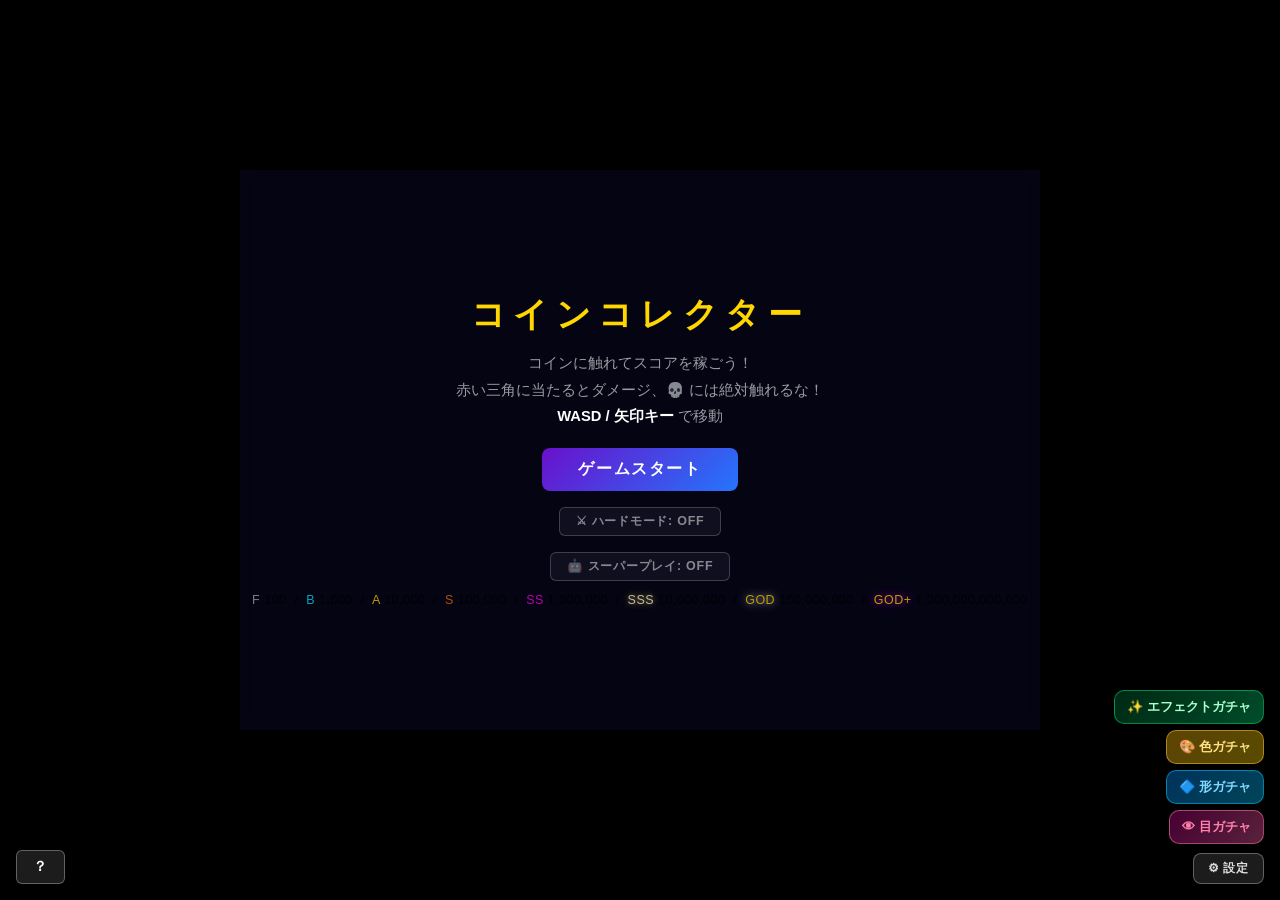
<file: games/coinCollector/pc.html>
<!DOCTYPE html>
<html lang="ja">
<head>
<meta charset="UTF-8">
<title>コインコレクター</title>
<style>
* { margin:0; padding:0; box-sizing:border-box; }
body {
  background:#000;
  display:flex; align-items:center; justify-content:center;
  min-height:100vh;
  font-family:'Segoe UI','Yu Gothic UI',sans-serif;
}
#wrap { position:relative; display:inline-block; }
canvas { display:block; }
#ov {
  position:absolute; inset:0;
  display:flex; flex-direction:column; align-items:center; justify-content:center; gap:12px;
  background:rgba(4,4,20,0.88); backdrop-filter:blur(7px);
}
#ov.hide { display:none; }
#ov h2 { font-size:2.1rem; font-weight:900; letter-spacing:.22em; }
#ov p  { font-size:.92rem; color:rgba(255,255,255,.6); text-align:center; line-height:1.8; }
#ov button {
  margin-top:6px;
  background:linear-gradient(135deg,#6a11cb,#2575fc);
  border:none; border-radius:8px; color:#fff;
  font-size:1rem; font-weight:700; padding:11px 36px;
  cursor:pointer; letter-spacing:.1em;
  transition:opacity .15s, transform .1s;
}
#ov button:hover  { opacity:.82; transform:scale(1.03); }
#ov button:active { transform:scale(.97); }
#ruleBtn {
  position:fixed; bottom:16px; left:16px; z-index:100;
  background:rgba(255,255,255,0.11); border:1.5px solid rgba(255,255,255,0.3);
  border-radius:6px; color:#fff; font-size:.85rem; font-weight:700;
  padding:7px 16px; cursor:pointer; letter-spacing:.08em;
  font-family:'Segoe UI','Yu Gothic UI',sans-serif;
  transition:background .15s;
}
#ruleBtn:hover { background:rgba(255,255,255,0.22); }
#settingBtn {
  position:fixed; bottom:16px; right:16px; z-index:100;
  background:rgba(255,255,255,0.11); border:1.5px solid rgba(255,255,255,0.3);
  border-radius:8px; color:rgba(255,255,255,0.85); font-size:.78rem;
  font-weight:700; padding:6px 14px; cursor:pointer; letter-spacing:.06em;
  font-family:'Segoe UI','Yu Gothic UI',sans-serif; transition:background .15s;
}
#settingBtn:hover { background:rgba(255,255,255,0.22); }
#settingPanel {
  display:none; position:fixed; inset:0; z-index:300;
  background:rgba(0,0,10,0.86); backdrop-filter:blur(10px);
  align-items:center; justify-content:center;
}
#settingPanel.show { display:flex; }
#settingBox {
  background:rgba(8,8,24,0.98); border:1px solid rgba(255,255,255,0.14);
  border-radius:14px; padding:22px 26px; max-width:360px; width:92vw;
  color:#eee; font-family:'Segoe UI','Yu Gothic UI',sans-serif;
}
#settingBox h3 { font-size:1.1rem; margin-bottom:16px; color:#ffd600; text-align:center; }
.ssec { margin-bottom:14px; }
.ssec > b { color:#00e5ff; font-size:.78rem; letter-spacing:.12em; display:block; margin-bottom:8px; }
#gachaPanel {
  display:none; position:fixed; inset:0; z-index:300;
  background:rgba(0,0,10,0.88); backdrop-filter:blur(10px);
  align-items:center; justify-content:center;
}
#gachaPanel.show { display:flex; }
#gachaBox {
  background:rgba(8,8,24,0.98); border:1px solid rgba(255,200,50,0.25);
  border-radius:16px; padding:22px 24px; max-width:380px; width:92vw;
  max-height:88vh; overflow-y:auto;
  color:#eee; font-family:'Segoe UI','Yu Gothic UI',sans-serif;
}
#gachaBox h3 { font-size:1.1rem; margin-bottom:4px; color:#ffd600; text-align:center; }
.g-ticket { text-align:center; font-size:.85rem; color:rgba(255,255,255,.6); margin-bottom:14px; }
.g-ticket span { color:#ffe082; font-weight:700; font-size:1.1rem; }
.g-result-wrap { text-align:center; margin-bottom:16px; }
.g-orb { width:72px; height:72px; border-radius:16px; margin:0 auto 8px;
  background:#333; transition:background .08s; border:2px solid rgba(255,255,255,.15); }
.g-result-name { font-size:.95rem; font-weight:700; min-height:1.4em; }
.g-result-stars { font-size:.85rem; color:#ffd600; margin-bottom:2px; min-height:1.2em; }
.g-result-new { font-size:.75rem; color:#76ff03; font-weight:700; }
.g-result-dup { font-size:.75rem; color:rgba(255,255,255,.38); }
.g-pull-btn {
  display:block; width:100%; padding:10px;
  background:linear-gradient(135deg,#b8860b,#ffd700,#b8860b);
  border:none; border-radius:10px; color:#1a1000; font-size:1rem; font-weight:700;
  cursor:pointer; font-family:'Segoe UI','Yu Gothic UI',sans-serif;
  transition:opacity .18s; margin-bottom:6px;
}
.g-pull-btn:disabled { opacity:.4; cursor:default; }
.g-rate { text-align:center; font-size:.68rem; color:rgba(255,255,255,.35); margin-bottom:14px; }
.g-coll-title { font-size:.75rem; color:#00e5ff; letter-spacing:.1em; margin-bottom:8px; }
.g-coll { display:flex; flex-wrap:wrap; gap:6px; }
.g-coll-item { width:52px; text-align:center; font-size:.52rem; }
.g-coll-dot { width:36px; height:36px; border-radius:8px; margin:0 auto 3px;
  border:2px solid rgba(255,255,255,.12); display:flex; align-items:center; justify-content:center; }
.g-coll-dot.owned { border-color:rgba(255,255,255,.4); }
.g-close-btn {
  display:block; width:100%; padding:8px; margin-top:10px;
  background:rgba(255,255,255,.06); border:1.5px solid rgba(255,255,255,.18);
  border-radius:8px; color:rgba(255,255,255,.65); font-size:.85rem; font-weight:700;
  cursor:pointer; font-family:'Segoe UI','Yu Gothic UI',sans-serif;
}
#gachaEffectBtn {
  position:fixed; bottom:176px; right:16px; z-index:200;
  background:linear-gradient(135deg,rgba(0,80,40,.5),rgba(0,220,120,.35));
  border:1.5px solid rgba(0,220,120,.5); border-radius:10px;
  color:#aaffcc; font-size:.82rem; font-weight:700; padding:7px 12px;
  cursor:pointer; font-family:'Segoe UI','Yu Gothic UI',sans-serif; transition:all .18s;
}
.g-pull-btn-effect {
  background:linear-gradient(135deg,#003d1a,#00aa55,#003d1a) !important;
  color:#e8fff2 !important;
}
#gachaColorBtn {
  position:fixed; bottom:136px; right:16px; z-index:200;
  background:linear-gradient(135deg,rgba(184,134,11,.5),rgba(255,215,0,.35));
  border:1.5px solid rgba(255,200,50,.5); border-radius:10px;
  color:#ffe082; font-size:.82rem; font-weight:700; padding:7px 12px;
  cursor:pointer; font-family:'Segoe UI','Yu Gothic UI',sans-serif; transition:all .18s;
}
#gachaShapeBtn {
  position:fixed; bottom:96px; right:16px; z-index:200;
  background:linear-gradient(135deg,rgba(0,100,180,.5),rgba(0,200,255,.35));
  border:1.5px solid rgba(0,200,255,.5); border-radius:10px;
  color:#80d8ff; font-size:.82rem; font-weight:700; padding:7px 12px;
  cursor:pointer; font-family:'Segoe UI','Yu Gothic UI',sans-serif; transition:all .18s;
}
#gachaEyeBtn {
  position:fixed; bottom:56px; right:16px; z-index:200;
  background:linear-gradient(135deg,rgba(140,0,100,.5),rgba(255,100,170,.35));
  border:1.5px solid rgba(255,128,171,.5); border-radius:10px;
  color:#ff80ab; font-size:.82rem; font-weight:700; padding:7px 12px;
  cursor:pointer; font-family:'Segoe UI','Yu Gothic UI',sans-serif; transition:all .18s;
}
.g-pull-btn-shape {
  background:linear-gradient(135deg,#005f8a,#00bcd4,#005f8a) !important;
  color:#e0f7fa !important;
}
.g-pull-btn-eye {
  background:linear-gradient(135deg,#6a003c,#e91e8c,#6a003c) !important;
  color:#fce4ec !important;
}
#rulesPanel {
  display:none; position:fixed; inset:0; z-index:300;
  background:rgba(0,0,10,0.86); backdrop-filter:blur(10px);
  align-items:center; justify-content:center;
}
#rulesPanel.show { display:flex; }
#rulesBox {
  background:rgba(8,8,24,0.98); border:1px solid rgba(255,255,255,0.14);
  border-radius:14px; padding:22px 26px; max-width:500px; width:92vw;
  max-height:84vh; overflow-y:auto; color:#fff;
  font-size:.86rem; line-height:1.75;
  font-family:'Segoe UI','Yu Gothic UI',sans-serif;
}
#rulesBox h3 { font-size:1.15rem; margin-bottom:14px; color:#ffd600; text-align:center; }
.rsec { margin-bottom:11px; }
.rsec > b { color:#00e5ff; font-size:.78rem; letter-spacing:.12em; display:block; margin-bottom:3px; }
.rsec table { width:100%; border-collapse:collapse; }
.rsec td { padding:1px 6px 1px 0; vertical-align:middle; }
.rsec td:first-child { width:28px; text-align:center; }
.rsec .pt { color:#ffd600; font-weight:700; text-align:right; white-space:nowrap; }
#rulesClose {
  display:block; margin:14px auto 0;
  background:linear-gradient(135deg,#6a11cb,#2575fc);
  border:none; border-radius:8px; color:#fff;
  font-size:.9rem; font-weight:700; padding:9px 32px; cursor:pointer;
}
</style>
</head>
<body>
<div id="wrap">
  <canvas id="c"></canvas>
  <div id="ov">
    <h2 style="color:#ffd600">コインコレクター</h2>
    <p>コインに触れてスコアを稼ごう！<br>
       赤い三角に当たるとダメージ、💀 には絶対触れるな！<br>
       <b style="color:#fff">WASD / 矢印キー</b> で移動</p>
    <button id="ob">ゲームスタート</button>
    <button id="hardBtn" onclick="toggleHard()" style="margin-top:4px;background:rgba(255,255,255,.05);border:1.5px solid rgba(255,255,255,.2);border-radius:6px;color:rgba(255,255,255,.5);font-size:.78rem;font-weight:700;padding:5px 16px;cursor:pointer;letter-spacing:.06em;font-family:'Segoe UI','Yu Gothic UI',sans-serif;transition:all .2s">⚔ ハードモード: OFF</button>
    <button id="autoBtn" onclick="toggleAuto()" style="margin-top:4px;background:rgba(255,255,255,.05);border:1.5px solid rgba(255,255,255,.2);border-radius:6px;color:rgba(255,255,255,.5);font-size:.78rem;font-weight:700;padding:5px 16px;cursor:pointer;letter-spacing:.06em;font-family:'Segoe UI','Yu Gothic UI',sans-serif;transition:all .2s">🤖 スーパープレイ: OFF</button>
    <div id="rg" style="font-size:.78rem;opacity:.72;letter-spacing:.04em;text-align:center">
      <span style="color:#aaa">F</span> 100 &nbsp;/&nbsp;
      <span style="color:#00e5ff">B</span> 1,000 &nbsp;/&nbsp;
      <span style="color:#ffd600">A</span> 10,000 &nbsp;/&nbsp;
      <span style="color:#ff6d00">S</span> 100,000 &nbsp;/&nbsp;
      <span style="color:#ff00e5">SS</span> 1,000,000 &nbsp;/&nbsp;
      <span style="color:#fff;text-shadow:0 0 6px #ffd700">SSS</span> 10,000,000 &nbsp;/&nbsp;
      <span style="color:#ffd700;text-shadow:0 0 8px #fff">GOD</span> 100,000,000 &nbsp;/&nbsp;
      <span style="color:#ffd700;text-shadow:0 0 8px #ff00e5">GOD+</span> 1,000,000,000,000
    </div>
  </div>
</div>
<button id="ruleBtn">？</button>
<button id="gachaEffectBtn" onclick="openGacha('effect')">✨ エフェクトガチャ</button>
<button id="gachaColorBtn" onclick="openGacha('color')">🎨 色ガチャ</button>
<button id="gachaShapeBtn" onclick="openGacha('shape')">🔷 形ガチャ</button>
<button id="gachaEyeBtn" onclick="openGacha('eye')">👁 目ガチャ</button>
<div id="gachaPanel" onclick="if(event.target===this)closeGacha()">
  <div id="gachaBox">
    <h3 id="gachaTitle"></h3>
    <div class="g-ticket">🎟 チケット: <span id="gachaTicketCount">0</span> 枚</div>
    <div class="g-result-wrap">
      <div class="g-orb" id="gachaOrb"></div>
      <div class="g-result-stars" id="gachaStars"></div>
      <div class="g-result-name" id="gachaResultName"></div>
      <div id="gachaResultSub"></div>
    </div>
    <button class="g-pull-btn" id="gachaPullBtn"></button>
    <div class="g-rate" id="gachaRate"></div>
    <div class="g-coll-title" id="gachaCollTitle"></div>
    <div class="g-coll" id="gachaColl"></div>
    <button class="g-close-btn" onclick="closeGacha()">閉じる</button>
  </div>
</div>
<button id="settingBtn" onclick="openSettings()">⚙ 設定</button>
<div id="settingPanel" onclick="if(event.target===this)closeSettings()">
  <div id="settingBox">
    <h3>⚙ 設定</h3>
    <div class="ssec">
      <b>🎨 キャラ色</b>
      <div id="colorPicker" style="display:flex;gap:8px;flex-wrap:wrap"></div>
    </div>
    <div class="ssec">
      <b>🔷 キャラ形</b>
      <div id="shapePicker" style="display:flex;gap:8px;align-items:center;flex-wrap:wrap"></div>
    </div>
    <div class="ssec">
      <b>👁 目の色</b>
      <div id="eyePicker" style="display:flex;gap:7px;flex-wrap:wrap;margin-top:6px"></div>
    </div>
    <div class="ssec">
      <b>✨ エフェクト</b>
      <div id="effectPicker" style="display:flex;gap:7px;flex-wrap:wrap;align-items:center;margin-top:6px"></div>
    </div>
    <button onclick="closeSettings()" style="margin-top:6px;width:100%;background:rgba(255,255,255,.08);border:1.5px solid rgba(255,255,255,.2);border-radius:8px;color:rgba(255,255,255,.7);font-size:.85rem;font-weight:700;padding:8px;cursor:pointer;font-family:'Segoe UI','Yu Gothic UI',sans-serif">閉じる</button>
  </div>
</div>
<div id="rulesPanel">
  <div id="rulesBox">
    <h3>📖 ？</h3>
    <div class="rsec"><b>操作</b><table>
      <tr><td>🕹</td><td>WASD / 矢印キー で移動</td></tr>
      <tr><td>⏸</td><td>P / Esc でポーズ</td></tr>
    </table></div>
    <div class="rsec"><b>コイン（得点）</b><table>
      <tr><td>🟡</td><td>金コイン</td><td class="pt">+10pt</td></tr>
      <tr><td>🟢</td><td>緑コイン</td><td class="pt">+100pt</td></tr>
      <tr><td>🟣</td><td>紫コイン</td><td class="pt">+200pt</td></tr>
      <tr><td>⭐</td><td>星コイン</td><td class="pt">+30pt</td></tr>
      <tr><td>🌟</td><td>大きい星（40秒後〜定期出現）</td><td class="pt">+500pt</td></tr>
      <tr><td>💎</td><td>四角（30秒後〜定期出現）</td><td class="pt">+1000pt</td></tr>
      <tr><td>❓</td><td style="color:#888;font-style:italic">???（長く遊ぶと出会えるかも…）</td><td class="pt" style="color:#888">+?????pt</td></tr>
    </table></div>
    <div class="rsec"><b>敵</b><table>
      <tr><td>🔴</td><td>赤い三角（通常）</td><td class="pt" style="color:#ff6d75">−1ライフ</td></tr>
      <tr><td>🟠</td><td>橙のダイヤ（重量）</td><td class="pt" style="color:#ff6d00">−2ライフ</td></tr>
      <tr><td>💀</td><td>紫の五角形（即死）※盾で−1に軽減</td><td class="pt" style="color:#ea80ff">即死！</td></tr>
      <tr><td>💚</td><td>緑のハート（回復敵）触れるとライフ+1（満タンなら+200pt）</td><td class="pt" style="color:#69f0ae">+1ライフ</td></tr>
      <tr><td>💛</td><td>黄色のハート（回復敵）触れるとライフ+2（満タンなら+400pt）</td><td class="pt" style="color:#ffd600">+2ライフ</td></tr>
      <tr><td>💖</td><td>虹のハート（全回復敵）触れるとライフ全回復（満タンなら+500pt）</td><td class="pt" style="color:#ff80ab">全回復！</td></tr>
    </table></div>
    <div class="rsec"><b>パワーアップ</b><table>
      <tr><td>🧲</td><td>マグネット — コインを自動回収（6秒）</td></tr>
      <tr><td>🛡</td><td>シールド — ダメージ無効（6秒）</td></tr>
      <tr><td>⚡</td><td>スピード — 移動速度×1.75（5秒）</td></tr>
      <tr><td>💖</td><td>回復 — ライフ+1（満タンなら+100pt）</td></tr>
      <tr><td>🔷</td><td>盾 — ダメージをブロック×5回</td></tr>
      <tr><td>💣</td><td>爆弾 — 近くの敵を最大5体爆破（各+100pt）</td></tr>
      <tr><td>🧊</td><td>敵凍結 — 5秒間すべての敵の動きが止まる！</td></tr>
      <tr><td>⛄</td><td>大凍結 — 10秒間すべての敵の動きが止まる！（レア出現）</td></tr>
      <tr><td>💊</td><td>全回復 — ライフを全回復！満タンなら+500pt（レア出現）</td></tr>
      <tr><td>😈</td><td>敵マグネット — 8秒間すべての敵が追いかけてくる！</td></tr>
      <tr><td>❄</td><td>凍結 — 5秒間動けなくなる！（危険）</td></tr>
      <tr><td>🥶</td><td>極寒 — 10秒間動けなくなる！（超危険・レア出現）</td></tr>
      <tr><td>💀</td><td>即死アイテム — 触れると即死！盾で−1に軽減（超危険）</td></tr>
      <tr><td>☄</td><td>全滅ボム — 画面上の全敵を一掃！（各+150pt）レア出現</td></tr>
      <tr><td>❓</td><td>ミステリーボックス — 触れるとランダムアイテム2〜4個出現！（危険なものも…）</td></tr>
    </table></div>
    <div class="rsec"><b>ボーナスイベント</b><table>
      <tr><td>60秒</td><td>コイン50個出現</td></tr>
      <tr><td>120秒</td><td>大きい星×10</td></tr>
      <tr><td>180秒</td><td>大きい星×50</td></tr>
      <tr><td>240秒</td><td>四角×5</td></tr>
      <tr><td>300秒</td><td>四角×50</td></tr>
    </table></div>
    <div class="rsec"><b>ランク</b>
      <p style="margin-top:3px">
        <span style="color:#aaa">F</span> 100 ／
        <span style="color:#00e5ff">B</span> 1,000 ／
        <span style="color:#ffd600">A</span> 10,000 ／
        <span style="color:#ff6d00">S</span> 100,000 ／
        <span style="color:#ff00e5">SS</span> 1,000,000 ／
        <span style="color:#fff;text-shadow:0 0 5px #ffd700">SSS</span> 10,000,000 ／
        <span style="color:#ffd700;text-shadow:0 0 6px #fff">GOD</span> 100,000,000 ／
        <span style="color:#ffd700;text-shadow:0 0 6px #ff00e5">GOD+</span> 1,000,000,000,000
      </p>
    </div>
    <div class="rsec"><b>ハードモード</b><table>
      <tr><td>⚔</td><td>スタート画面でハードモードをONにして開始</td></tr>
      <tr><td>🔥</td><td>60秒後からBOSSが定期出現（HP3・体当たりで2ダメージ）</td></tr>
      <tr><td>💣</td><td>爆弾でBOSS HP-1、全滅ボムで即撃破（+3000pt）</td></tr>
      <tr><td>❓</td><td>ミステリーボックスから70%の確率で悪いアイテム出現</td></tr>
      <tr><td>🏃</td><td>敵が最初から1.65倍速い</td></tr>
      <tr><td>🎁</td><td>ボーナスイベントなし</td></tr>
    </table></div>
    <button id="rulesClose">閉じる</button>
  </div>
</div>

<script>
'use strict';

// ── Canvas setup ──────────────────────────────
const W = 800, H = 560, HUD = 58;
const PW = W, PH = H - HUD; // play area

const cv  = document.getElementById('c');
cv.width  = W; cv.height = H;
const ctx = cv.getContext('2d');

// ── Helpers ───────────────────────────────────
const rnd   = (a,b) => Math.random()*(b-a)+a;
const getRank   = s => s>=1000000000000?['GOD+','#ffd700','#ff00e5']:s>=100000000?['GOD','#ffd700','#ffffff']:s>=10000000?['SSS','#ffffff','#ffd700']:s>=1000000?['SS','#ff00e5','#ff80f0']:s>=100000?['S','#ff6d00','#ff9100']:s>=10000?['A','#ffd600','#fff176']:s>=1000?['B','#00e5ff','#80d8ff']:s>=100?['F','#aaaaaa','#eeeeee']:['','#ffffff','#ffffff'];
const RANK_ORDER = ['','F','B','A','S','SS','SSS','GOD','GOD+'];
const rankGT    = (a,b) => RANK_ORDER.indexOf(a) > RANK_ORDER.indexOf(b);
const dist  = (ax,ay,bx,by) => Math.hypot(ax-bx,ay-by);
const clamp = (v,lo,hi) => Math.max(lo,Math.min(hi,v));
const lerp  = (a,b,t) => a+(b-a)*t;
const pi2   = Math.PI*2;

// ── State ─────────────────────────────────────
let P, coins, enemies, particles, popups, powerups;
let score, best, lives, level, levelXP, bestLevel, bestTime, prevRank, bestRank;
let over, started, paused;
let t, coinTimer, enemyTimer, pwTimer, deathTimer, bigStarTimer, squareTimer, megaTimer, enemyMagTimer, heavyEnemyTimer, healEnemyTimer, heal2EnemyTimer, fullHealEnemyTimer, allBombTimer, randBoxTimer, bigFreezeTimer, fullHealTimer, bigColdTimer, bossTimer, bonusDone, bigStarBonusDone, bigStar2BonusDone, squareBonusDone, squareBonus2Done, ticketSpawnTimer;
let lastTs, rafId, shakeT;
let hardMode = false;
let autoMode = false;
const keys = {};

const playerColors = [
  {hi:'#80d8ff',mid:'#00b0ff',lo:'#006db3'},
  {hi:'#ff8a80',mid:'#f44336',lo:'#b71c1c'},
  {hi:'#b9f6ca',mid:'#00e676',lo:'#00695c'},
  {hi:'#ea80ff',mid:'#e040fb',lo:'#6a0080'},
  {hi:'#ffcc80',mid:'#ff9800',lo:'#e65100'},
  {hi:'#ff80ab',mid:'#f06292',lo:'#880e4f'},
  {hi:'#fff9c4',mid:'#ffd600',lo:'#f9a825'},
  {hi:'#ffffff',mid:'#e0e0e0',lo:'#9e9e9e'},
];
let playerColorIdx = +(localStorage.getItem('cc-color')||0);
(function(){
  const picker=document.getElementById('colorPicker');
  playerColors.forEach((c,i)=>{
    const b=document.createElement('button');
    b.style.cssText=`width:22px;height:22px;border-radius:50%;background:${c.mid};border:2.5px solid ${i===playerColorIdx?'#fff':'rgba(255,255,255,.25)'};cursor:pointer;padding:0;transition:all .18s;transform:${i===playerColorIdx?'scale(1.25)':'scale(1)'}`;
    b.onclick=()=>{ playerColorIdx=i; localStorage.setItem('cc-color',i); updateColorPicker(); };
    picker.appendChild(b);
  });
})();
// ── Gacha system ─────────────────────────────────
const gachaColorPool=[
  {hi:'#fff59d',mid:'#f9a825',lo:'#e65100',name:'サンセット',r:1},
  {hi:'#f8bbd0',mid:'#e91e63',lo:'#880e4f',name:'ローズ',r:1},
  {hi:'#b3e5fc',mid:'#039be5',lo:'#01579b',name:'スカイ',r:1},
  {hi:'#dcedc8',mid:'#7cb342',lo:'#33691e',name:'フォレスト',r:1},
  {hi:'#ffe0b2',mid:'#ff9800',lo:'#bf360c',name:'マンゴー',r:1},
  {hi:'#d7ccc8',mid:'#8d6e63',lo:'#3e2723',name:'チョコ',r:1},
  {hi:'#fff9c4',mid:'#ffd600',lo:'#ff6f00',name:'ゴールド',r:2},
  {hi:'#f5f5f5',mid:'#bdbdbd',lo:'#424242',name:'シルバー',r:2},
  {hi:'#fbe9e7',mid:'#ff7043',lo:'#bf360c',name:'コッパー',r:2},
  {hi:'#e8eaf6',mid:'#7986cb',lo:'#283593',name:'インディゴ',r:2},
  {hi:'#fce4ec',mid:'#f48fb1',lo:'#880e4f',name:'チェリー',r:2},
  {hi:'#e0f7fa',mid:'#26c6da',lo:'#006064',name:'オーロラ',r:3},
  {hi:'#f3e5f5',mid:'#ce93d8',lo:'#4a148c',name:'ラベンダー',r:3},
  {hi:'#fffde7',mid:'#ffee58',lo:'#f57f17',name:'サンシャイン',r:3},
  {hi:'#fce4ec',mid:'#f06292',lo:'#ad1457',name:'さくら',r:3},
  {hi:'#f0faff',mid:'#c8eeff',lo:'#4488cc',name:'ダイアモンド',r:3},
];
const gachaShapePool=[
  {shapeIdx:6,icon:'★',name:'スター',r:2},
  {shapeIdx:7,icon:'♥',name:'ハート',r:2},
  {shapeIdx:8,icon:'◆',name:'ダイヤ',r:3},
  {shapeIdx:9,icon:'🍫',name:'チョコ',r:3},
  {shapeIdx:10,icon:'🍀',name:'クローバー',r:3},
  {shapeIdx:11,icon:'🐟',name:'金魚',r:3},
  {shapeIdx:12,icon:'🍎',name:'りんご',r:3},
  {shapeIdx:13,icon:'🍉',name:'スイカ',r:3},
];
const gachaEyePool=[
  {s:'#fff0f5',p:'#ff69b4',name:'ピンク',r:1},
  {s:'#f0fff0',p:'#228b22',name:'エメラルド',r:1},
  {s:'#fffff0',p:'#cc8800',name:'アンバー',r:1},
  {s:'#f8f8f8',p:'#555555',name:'グレー',r:1},
  {s:'#1a0000',p:'#ff0000',name:'血赤',r:2},
  {s:'#e8e0ff',p:'#5500dd',name:'ディープ',r:2},
  {s:'#e0ffe8',p:'#00cc55',name:'ネオン',r:2},
  {s:'#111111',p:'#ffd700',name:'黄金竜',r:2},
  {s:'#fff8ff',p:'#ff00cc',name:'マゼンタ',r:3},
  {s:'#e0f8ff',p:'#00ddff',name:'アイス',r:3},
  {s:'#ffd700',p:'#cc0000',name:'竜眼',r:3},
];
function makeW(pool){return pool.map(c=>c.r===1?6:c.r===2?3:1);}
const gachaColorW=makeW(gachaColorPool), gachaColorTot=gachaColorW.reduce((a,b)=>a+b,0);
const gachaShapeW=makeW(gachaShapePool), gachaShapeTot=gachaShapeW.reduce((a,b)=>a+b,0);
const gachaEyeW=makeW(gachaEyePool), gachaEyeTot=gachaEyeW.reduce((a,b)=>a+b,0);
function rollFrom(W,tot){let r=Math.random()*tot;for(let i=0;i<W.length;i++){r-=W[i];if(r<=0)return i;}return W.length-1;}
let gachaTickets=+(localStorage.getItem('cc-tickets')||3);
let gachaColorOwned=JSON.parse(localStorage.getItem('cc-gacha-color-owned')||'[]');
let gachaShapeOwned=JSON.parse(localStorage.getItem('cc-gacha-shape-owned')||'[]');
let gachaEyeOwned=JSON.parse(localStorage.getItem('cc-gacha-eye-owned')||'[]');
const gachaEffectPool=[
  {name:'炎',   icon:'🔥',color:'#ff6600',r:1},
  {name:'氷',   icon:'❄️',color:'#88ccff',r:1},
  {name:'オーラ',icon:'✨',color:'#aaffaa',r:1},
  {name:'星',   icon:'⭐',color:'#ffdd00',r:2},
  {name:'桜',   icon:'🌸',color:'#ffb6c1',r:2},
  {name:'毒',   icon:'💀',color:'#9900cc',r:2},
  {name:'電撃', icon:'⚡',color:'#ffff00',r:2},
  {name:'レインボー',icon:'🌈',color:'#ff0000',r:3},
  {name:'龍',   icon:'🐉',color:'#ffd700',r:3},
  {name:'貧しい',icon:'🪙',color:'#887755',r:1},
  {name:'神',    icon:'👼',color:'#ffd700',r:3},
];
const gachaEffectW=makeW(gachaEffectPool), gachaEffectTot=gachaEffectW.reduce((a,b)=>a+b,0);
let gachaEffectOwned=JSON.parse(localStorage.getItem('cc-gacha-effect-owned')||'[]');
let playerEffect=+(localStorage.getItem('cc-effect')||-1);
function saveGacha(){localStorage.setItem('cc-tickets',gachaTickets);localStorage.setItem('cc-gacha-color-owned',JSON.stringify(gachaColorOwned));localStorage.setItem('cc-gacha-shape-owned',JSON.stringify(gachaShapeOwned));localStorage.setItem('cc-gacha-eye-owned',JSON.stringify(gachaEyeOwned));localStorage.setItem('cc-gacha-effect-owned',JSON.stringify(gachaEffectOwned));}
function getAllColors(){return[...playerColors,...gachaColorOwned.map(i=>gachaColorPool[i])];}
function getAllEyeColors(){return[...eyeColors,...gachaEyeOwned.map(i=>gachaEyePool[i])];}
function rebuildColorPicker(){
  const picker=document.getElementById('colorPicker');
  picker.innerHTML='';
  getAllColors().forEach((c,i)=>{
    const b=document.createElement('button');
    const on=i===playerColorIdx;
    b.title=c.name||'';
    b.style.cssText=`width:22px;height:22px;border-radius:50%;background:${c.mid};border:2.5px solid ${on?'#fff':'rgba(255,255,255,.25)'};cursor:pointer;padding:0;transition:all .18s;transform:${on?'scale(1.25)':'scale(1)'}`;
    b.onclick=()=>{ playerColorIdx=i; localStorage.setItem('cc-color',i); rebuildColorPicker(); };
    picker.appendChild(b);
  });
}
rebuildColorPicker();
let gachaAnimating=false;
let gachaMode='color';
function buildGachaColl(){
  const el=document.getElementById('gachaColl');
  if(!el) return;
  el.innerHTML='';
  const pool=gachaMode==='color'?gachaColorPool:gachaMode==='shape'?gachaShapePool:gachaMode==='eye'?gachaEyePool:gachaEffectPool;
  const owned=gachaMode==='color'?gachaColorOwned:gachaMode==='shape'?gachaShapeOwned:gachaMode==='eye'?gachaEyeOwned:gachaEffectOwned;
  const starColor=gachaMode==='shape'?'#80d8ff':gachaMode==='eye'?'#ff80ab':gachaMode==='effect'?'#aaffaa':'#ffd600';
  pool.forEach((c,i)=>{
    const isOwned=owned.includes(i);
    const stars='★'.repeat(c.r)+'☆'.repeat(3-c.r);
    const wrap=document.createElement('div'); wrap.className='g-coll-item';
    const dot=document.createElement('div');
    dot.className='g-coll-dot'+(isOwned?' owned':'');
    if(gachaMode==='shape'){
      dot.style.cssText='background:rgba(255,255,255,.05);font-size:1.3rem;display:flex;align-items:center;justify-content:center;width:36px;height:36px;border-radius:8px;margin:0 auto 3px;border:2px solid '+(isOwned?'rgba(0,200,255,.5)':'rgba(255,255,255,.1)');
      dot.textContent=isOwned?c.icon:'❓';
    } else if(gachaMode==='eye'){
      dot.style.cssText='width:36px;height:36px;border-radius:50%;margin:0 auto 3px;display:flex;align-items:center;justify-content:center;border:2px solid '+(isOwned?'rgba(255,128,171,.5)':'rgba(255,255,255,.1)')+';background:'+(isOwned?c.s:'#1a1a2e');
      if(isOwned){const pu=document.createElement('span');pu.style.cssText=`width:38%;height:38%;border-radius:50%;background:${c.p}`;dot.appendChild(pu);}
      else dot.innerHTML='<span style="font-size:.9rem;color:rgba(255,255,255,.3)">❓</span>';
    } else if(gachaMode==='effect'){
      dot.style.cssText='background:'+(isOwned?c.color+'33':'#1a1a2e')+';font-size:1.3rem;display:flex;align-items:center;justify-content:center;width:36px;height:36px;border-radius:8px;margin:0 auto 3px;border:2px solid '+(isOwned?c.color+'88':'rgba(255,255,255,.1)');
      dot.textContent=isOwned?c.icon:'❓';
    } else {
      dot.style.background=isOwned?c.mid:'#1a1a2e';
      dot.innerHTML=isOwned?'':`<span style="font-size:1rem">❓</span>`;
    }
    const lbl=document.createElement('div');
    lbl.style.cssText='color:'+(isOwned?'rgba(255,255,255,.7)':'rgba(255,255,255,.2)');
    lbl.innerHTML=`<div style="color:${starColor};font-size:.55rem">${stars}</div>${isOwned?c.name:'???'}`;
    wrap.appendChild(dot); wrap.appendChild(lbl);
    el.appendChild(wrap);
  });
}
function updateGachaTicketUI(){
  const el=document.getElementById('gachaTicketCount');
  if(el) el.textContent=gachaTickets;
  const btn=document.getElementById('gachaPullBtn');
  if(btn) btn.disabled=gachaAnimating||gachaTickets<=0;
}
function doGachaPull(){
  if(gachaAnimating||gachaTickets<=0) return;
  gachaTickets--; saveGacha(); updateGachaTicketUI();
  gachaAnimating=true;
  const orb=document.getElementById('gachaOrb');
  const starsEl=document.getElementById('gachaStars');
  const rname=document.getElementById('gachaResultName');
  const rsub=document.getElementById('gachaResultSub');
  starsEl.textContent=''; rname.textContent=''; rsub.textContent='';
  orb.style.fontSize=''; orb.textContent='';
  const isShape=gachaMode==='shape', isEye=gachaMode==='eye', isEffect=gachaMode==='effect';
  const pool=isShape?gachaShapePool:isEye?gachaEyePool:isEffect?gachaEffectPool:gachaColorPool;
  const W=isShape?gachaShapeW:isEye?gachaEyeW:isEffect?gachaEffectW:gachaColorW;
  const tot=isShape?gachaShapeTot:isEye?gachaEyeTot:isEffect?gachaEffectTot:gachaColorTot;
  const ownedArr=isShape?gachaShapeOwned:isEye?gachaEyeOwned:isEffect?gachaEffectOwned:gachaColorOwned;
  const rolled=rollFrom(W,tot);
  const item=pool[rolled];
  const isNew=!ownedArr.includes(rolled);
  let count=0, total=22+Math.floor(Math.random()*6);
  function spin(){
    const tmp=pool[Math.floor(Math.random()*pool.length)];
    if(tmp.mid){ orb.style.background=tmp.mid; orb.style.fontSize=''; orb.textContent=''; orb.innerHTML=''; }
    else if(tmp.s){ orb.style.background=tmp.s; orb.style.fontSize=''; orb.textContent=''; orb.innerHTML=''; }
    else { orb.style.background=tmp.color?tmp.color+'33':'rgba(255,255,255,.06)'; orb.style.fontSize='1.8rem'; orb.textContent=tmp.icon||''; }
    count++;
    if(count<total){
      const d=count<total*.55?50:count<total*.8?105:210;
      setTimeout(spin,d);
    } else {
      orb.innerHTML='';
      if(isShape){
        orb.style.background='rgba(255,255,255,.06)'; orb.style.fontSize='2.2rem'; orb.textContent=item.icon;
      } else if(isEye){
        orb.style.background=item.s; orb.style.fontSize=''; orb.textContent='';
        orb.style.position='relative';
        orb.innerHTML=`<span style="position:absolute;inset:0;display:flex;align-items:center;justify-content:center"><span style="width:36%;height:36%;border-radius:50%;background:${item.p}"></span></span>`;
      } else if(isEffect){
        orb.style.background=item.color+'33'; orb.style.fontSize='2.2rem'; orb.textContent=item.icon;
      } else {
        orb.style.background=item.mid; orb.style.fontSize=''; orb.textContent='';
      }
      starsEl.textContent='★'.repeat(item.r)+'☆'.repeat(3-item.r);
      rname.textContent=item.name;
      if(isNew){
        rsub.innerHTML='<span class="g-result-new">✨ NEW！設定から変更できます</span>';
        ownedArr.push(rolled); ownedArr.sort((a,b)=>a-b);
        saveGacha();
        if(isShape) initShapePicker(); else if(isEye) initEyePicker(); else if(isEffect) initEffectPicker(); else rebuildColorPicker();
      } else {
        rsub.innerHTML='<span class="g-result-dup">（すでに持っています）</span>';
      }
      buildGachaColl();
      gachaAnimating=false; updateGachaTicketUI();
    }
  }
  spin();
}
let gachaOpen=false;
function openGacha(mode){
  gachaMode=mode||'color';
  gachaOpen=true;
  const isShape=gachaMode==='shape';
  const isEye=gachaMode==='eye', isEffect=gachaMode==='effect';
  document.getElementById('gachaTitle').textContent=isShape?'🔷 形ガチャ':isEye?'👁 目ガチャ':isEffect?'✨ エフェクトガチャ':'🎨 色ガチャ';
  const btn=document.getElementById('gachaPullBtn');
  btn.textContent=isShape?'🔷 1回引く（🎟 ×1）':isEye?'👁 1回引く（🎟 ×1）':isEffect?'✨ 1回引く（🎟 ×1）':'🎨 1回引く（🎟 ×1）';
  btn.onclick=doGachaPull;
  btn.className='g-pull-btn'+(isShape?' g-pull-btn-shape':isEye?' g-pull-btn-eye':isEffect?' g-pull-btn-effect':'');
  document.getElementById('gachaRate').textContent=isShape?'★★ 67%　★★★ 33%':isEye?'★ 57%　★★ 29%　★★★ 14%':isEffect?'★ 43%　★★ 43%　★★★ 14%':'★ 60%　★★ 30%　★★★ 10%';
  document.getElementById('gachaCollTitle').textContent=isShape?'🔷 形コレクション':isEye?'👁 目コレクション':isEffect?'✨ エフェクトコレクション':'🎨 色コレクション';
  const orb=document.getElementById('gachaOrb');
  orb.style.background=''; orb.style.fontSize=''; orb.textContent='';
  document.getElementById('gachaStars').textContent='';
  document.getElementById('gachaResultName').textContent='';
  document.getElementById('gachaResultSub').textContent='';
  updateGachaTicketUI(); buildGachaColl();
  document.getElementById('gachaPanel').classList.add('show');
}
function closeGacha(){
  gachaOpen=false;
  document.getElementById('gachaPanel').classList.remove('show');
}
let playerShape=+(localStorage.getItem('cc-shape')||0);
const eyeColors=[
  {s:'#ffffff',p:'#102040'}, // 黒
  {s:'#ffffff',p:'#cc1111'}, // 赤
  {s:'#ffffff',p:'#1144dd'}, // 青
  {s:'#ffffff',p:'#118822'}, // 緑
  {s:'#ffeedd',p:'#aa6600'}, // 金
  {s:'#ffeeff',p:'#9900cc'}, // 紫
  {s:'#eeffff',p:'#007799'}, // 水色
  {s:'#111111',p:'#ff3030'}, // 悪魔
];
let playerEyeIdx=+(localStorage.getItem('cc-eyecolor')||0);
function initEyePicker(){
  const picker=document.getElementById('eyePicker');
  picker.innerHTML='';
  if(+(localStorage.getItem('cc-best')||0)<1000){
    picker.innerHTML='<span style="font-size:.72rem;color:rgba(255,255,255,.28)">🔒 Bランク(1000pt)達成で解放</span>';
    return;
  }
  getAllEyeColors().forEach(({s,p},i)=>{
    const isGacha=i>=eyeColors.length;
    const b=document.createElement('button');
    const on=i===playerEyeIdx;
    b.style.cssText=`width:28px;height:28px;border-radius:50%;background:${s};border:2.5px solid ${on?(isGacha?'rgba(255,128,171,.9)':'rgba(255,255,255,.9)'):(isGacha?'rgba(255,128,171,.25)':'rgba(255,255,255,.2)')};cursor:pointer;padding:0;position:relative;transition:all .18s;transform:${on?'scale(1.25)':'scale(1)'}`;
    const dot=document.createElement('span');
    dot.style.cssText=`position:absolute;width:11px;height:11px;border-radius:50%;background:${p};top:50%;left:55%;transform:translate(-50%,-50%)`;
    b.appendChild(dot);
    b.onclick=()=>{ playerEyeIdx=i; localStorage.setItem('cc-eyecolor',i); initEyePicker(); };
    picker.appendChild(b);
  });
  // 未入手のガチャ目色をロック表示
  gachaEyePool.forEach((c,i)=>{
    if(gachaEyeOwned.includes(i)) return;
    const sp=document.createElement('span');
    sp.style.cssText='font-size:.72rem;color:rgba(255,128,171,.28);padding:0 4px;cursor:default';
    sp.title='目ガチャで解放';
    sp.textContent='👁🎰';
    picker.appendChild(sp);
  });
}
initEyePicker();
function initShapePicker(){
  const picker=document.getElementById('shapePicker');
  picker.innerHTML='';
  const best=+(localStorage.getItem('cc-best')||0);
  const shapes=[
    {label:'●',minPt:0},
    {label:'▲',minPt:100,hint:'Fランク(100pt)'},
    {label:'■',minPt:1000,hint:'Bランク(1000pt)'},
    {label:'⬟',minPt:10000,hint:'Aランク(10000pt)'},
    {label:'⬡',minPt:100000,hint:'Sランク(100000pt)'},
    {label:'✚',minPt:1000000,hint:'SSランク(1000000pt)'},
  ];
  shapes.forEach(({label,minPt,hint},i)=>{
    if(best>=minPt){
      const b=document.createElement('button');
      b.textContent=label;
      const on=i===playerShape;
      b.style.cssText=`background:${on?'rgba(255,255,255,.2)':'rgba(255,255,255,.05)'};border:1.5px solid ${on?'rgba(255,255,255,.8)':'rgba(255,255,255,.2)'};border-radius:6px;color:${on?'#fff':'rgba(255,255,255,.4)'};font-size:1rem;font-weight:700;padding:4px 12px;cursor:pointer;transition:all .18s`;
      b.onclick=()=>{ playerShape=i; localStorage.setItem('cc-shape',i); initShapePicker(); };
      picker.appendChild(b);
    } else {
      const sp=document.createElement('span');
      sp.style.cssText='font-size:.72rem;color:rgba(255,255,255,.28);padding:0 4px';
      sp.title=hint+'で解放';
      sp.textContent=label+'🔒';
      picker.appendChild(sp);
    }
  });
  // ガチャ解放形状
  gachaShapePool.forEach((c,i)=>{
    const owned=gachaShapeOwned.includes(i);
    if(owned){
      const b=document.createElement('button');
      b.textContent=c.icon;
      const on=c.shapeIdx===playerShape;
      b.style.cssText=`background:${on?'rgba(255,255,255,.2)':'rgba(255,255,255,.05)'};border:1.5px solid ${on?'rgba(100,200,255,.9)':'rgba(100,200,255,.25)'};border-radius:6px;color:${on?'#fff':'rgba(255,255,255,.4)'};font-size:1rem;font-weight:700;padding:4px 12px;cursor:pointer;transition:all .18s`;
      b.title=c.name+'（ガチャ）';
      b.onclick=()=>{ playerShape=c.shapeIdx; localStorage.setItem('cc-shape',c.shapeIdx); initShapePicker(); };
      picker.appendChild(b);
    } else {
      const sp=document.createElement('span');
      sp.style.cssText='font-size:.72rem;color:rgba(100,200,255,.28);padding:0 4px';
      sp.title='形ガチャで解放';
      sp.textContent=c.icon+'🎰';
      picker.appendChild(sp);
    }
  });
}
initShapePicker();
function initEffectPicker(){
  const picker=document.getElementById('effectPicker');
  if(!picker) return;
  picker.innerHTML='';
  // なし
  const none=document.createElement('button');
  const onNone=playerEffect===-1;
  none.textContent='✕';none.title='なし';
  none.style.cssText=`background:${onNone?'rgba(255,255,255,.2)':'rgba(255,255,255,.05)'};border:1.5px solid ${onNone?'rgba(255,255,255,.8)':'rgba(255,255,255,.2)'};border-radius:6px;color:${onNone?'#fff':'rgba(255,255,255,.4)'};font-size:.95rem;font-weight:700;padding:4px 10px;cursor:pointer;transition:all .18s`;
  none.onclick=()=>{playerEffect=-1;localStorage.setItem('cc-effect',-1);initEffectPicker();};
  picker.appendChild(none);
  gachaEffectPool.forEach((e,i)=>{
    const owned=gachaEffectOwned.includes(i);
    if(owned){
      const b=document.createElement('button');
      b.textContent=e.icon;b.title=e.name;
      const on=playerEffect===i;
      b.style.cssText=`background:${on?e.color+'44':'rgba(255,255,255,.05)'};border:1.5px solid ${on?e.color:'rgba(255,255,255,.15)'};border-radius:6px;font-size:1rem;padding:4px 10px;cursor:pointer;transition:all .18s`;
      b.onclick=()=>{playerEffect=i;localStorage.setItem('cc-effect',i);initEffectPicker();};
      picker.appendChild(b);
    } else {
      const sp=document.createElement('span');
      sp.style.cssText='font-size:.72rem;color:rgba(100,255,180,.28);padding:0 4px';
      sp.title=e.name+'（エフェクトガチャで解放）';
      sp.textContent=e.icon+'🎰';
      picker.appendChild(sp);
    }
  });
}
initEffectPicker();

// ── Player init ───────────────────────────────
function mkPlayer() {
  return {
    x:W/2, y:HUD+PH/2, r:20,
    vx:0, vy:0, speed:210,
    angle:0,
    sqX:1, sqY:1,
    invT:0, magT:0, shieldT:0, speedT:0, enemyMagT:0, armorCount:0, freezeT:0, enemyFreezeT:0
  };
}

// ── Random safe position ───────────────────────
function safePos(minDist) {
  let x,y,i=0;
  do {
    x = rnd(30, W-30);
    y = rnd(HUD+30, H-30);
    i++;
  } while(dist(x,y,P.x,P.y)<(minDist||130) && i<25);
  return [x,y];
}

// ── Spawners ──────────────────────────────────
function spawnCoin() {
  const r=Math.random();
  let type,radius;
  if     (r<0.001&&!coins.some(c=>c.type==='mega')){ type='mega';   radius=32; }
  else if(r<0.07){ type='purple'; radius=12; }
  else if(r<0.20){ type='green';  radius=11; }
  else if(r<0.30){ type='star';   radius=14; }
  else           { type='coin';   radius=10; }
  const [x,y]=safePos(100);
  coins.push({x,y,r:radius,type,age:0,vx:0,vy:0});
}

function spawnEnemy() {
  const [x,y] = safePos(160);
  const m=hardMode?1.65:1;
  const spd = rnd((70+level*14)*m, (110+level*18)*m);
  const a = rnd(0,pi2);
  enemies.push({
    x,y, r:16,
    vx:Math.cos(a)*spd, vy:Math.sin(a)*spd,
    rot:0
  });
}

function spawnHeavyEnemy() {
  const [x,y] = safePos(170);
  const m=hardMode?1.65:1;
  const spd = rnd((55+level*10)*m, (90+level*14)*m);
  const a = rnd(0,pi2);
  enemies.push({ x,y, r:20, vx:Math.cos(a)*spd, vy:Math.sin(a)*spd, rot:0, heavy:true });
}

function spawnHealEnemy() {
  const [x,y] = safePos(160);
  const m=hardMode?1.65:1;
  const spd = rnd((50+level*8)*m, (80+level*12)*m);
  const a = rnd(0,pi2);
  enemies.push({ x,y, r:18, vx:Math.cos(a)*spd, vy:Math.sin(a)*spd, rot:0, heal:true });
}

function spawnHeal2Enemy() {
  const [x,y] = safePos(160);
  const m=hardMode?1.65:1;
  const spd = rnd((45+level*7)*m, (72+level*11)*m);
  const a = rnd(0,pi2);
  enemies.push({ x,y, r:20, vx:Math.cos(a)*spd, vy:Math.sin(a)*spd, rot:0, heal2:true });
}

function spawnFullHealEnemy() {
  const [x,y] = safePos(160);
  const m=hardMode?1.65:1;
  const spd = rnd((40+level*6)*m, (65+level*10)*m);
  const a = rnd(0,pi2);
  enemies.push({ x,y, r:22, vx:Math.cos(a)*spd, vy:Math.sin(a)*spd, rot:0, fullHeal:true });
}

function spawnDeathEnemy() {
  const [x,y] = safePos(200);
  const m=hardMode?1.65:1;
  const spd = rnd((45+level*8)*m, (75+level*10)*m);
  const a = rnd(0,pi2);
  enemies.push({
    x,y, r:26,
    vx:Math.cos(a)*spd, vy:Math.sin(a)*spd,
    rot:0, instant:true
  });
}

function spawnBoss() {
  const [x,y]=safePos(220);
  const spd=rnd(150,200), a=rnd(0,pi2);
  enemies.push({x,y,r:44,vx:Math.cos(a)*spd,vy:Math.sin(a)*spd,rot:0,boss:true,hp:3,maxHp:3});
  popup(W/2,HUD+PH/2,'🔥 BOSS出現！','#ff1744');
  burst(W/2,HUD+PH/2,'#ff1744',50); burst(W/2,HUD+PH/2,'#ff9100',35);
  shakeT=0.6;
}

function spawnPower() {
  const [x,y] = safePos(120);
  const types = ['magnet','shield','speed','armor','bomb','freeze','instadeath','enemyfreeze'];
  if(lives<3) types.push('heart','heart'); // HPが減っているときは出やすく
  powerups.push({ x,y, r:15, type:types[0|rnd(0,types.length)], age:0 });
}

// ── Particles ─────────────────────────────────
function burst(x,y,col,n) {
  for(let i=0;i<(n||10);i++) {
    const a=rnd(0,pi2), sp=rnd(60,220);
    particles.push({ x,y, vx:Math.cos(a)*sp, vy:Math.sin(a)*sp-60,
                     r:rnd(2,5), col, life:1 });
  }
}
function popup(x,y,txt,col) {
  popups.push({ x,y,vy:-75, txt, col, life:1 });
}

// ── Audio ─────────────────────────────────────
let _ac = null;
function playEnemyMagnet() {
  try {
    if(!_ac) _ac=new(window.AudioContext||window.webkitAudioContext)();
    if(_ac.state==='suspended') _ac.resume();
    const now=_ac.currentTime;
    // が（小さい初撃）
    { const osc=_ac.createOscillator(),g=_ac.createGain();
      osc.connect(g); g.connect(_ac.destination);
      osc.type='sawtooth';
      osc.frequency.setValueAtTime(190,now);
      osc.frequency.exponentialRampToValueAtTime(90,now+0.06);
      g.gain.setValueAtTime(0.15,now);
      g.gain.exponentialRampToValueAtTime(0.001,now+0.07);
      osc.start(now); osc.stop(now+0.08); }
    // ガガガガ（4連・徐々に大きく）
    for(let i=0;i<4;i++){
      const d=0.09+i*0.068, vol=0.18+i*0.08, f=200+i*45;
      const osc=_ac.createOscillator(),g=_ac.createGain();
      osc.connect(g); g.connect(_ac.destination);
      osc.type='square';
      osc.frequency.setValueAtTime(f,now+d);
      osc.frequency.exponentialRampToValueAtTime(f*0.48,now+d+0.055);
      g.gain.setValueAtTime(vol,now+d);
      g.gain.exponentialRampToValueAtTime(0.001,now+d+0.062);
      osc.start(now+d); osc.stop(now+d+0.072);
    }
    // ーン（深い3層の余韻）
    const t0=0.40;
    for(const[f,v] of [[120,0.46],[80,0.36],[55,0.24]]){
      const osc=_ac.createOscillator(),g=_ac.createGain();
      osc.connect(g); g.connect(_ac.destination);
      osc.type='sine';
      osc.frequency.setValueAtTime(f,now+t0);
      osc.frequency.exponentialRampToValueAtTime(f*0.58,now+t0+0.68);
      g.gain.setValueAtTime(0,now+t0);
      g.gain.linearRampToValueAtTime(v,now+t0+0.007);
      g.gain.exponentialRampToValueAtTime(0.001,now+t0+0.68);
      osc.start(now+t0); osc.stop(now+t0+0.70);
    }
  } catch(e){}
}
function playMagnet() {
  try {
    if(!_ac) _ac=new(window.AudioContext||window.webkitAudioContext)();
    if(_ac.state==='suspended') _ac.resume();
    const now=_ac.currentTime;
    // カラカラカラ（3連タップ）
    for(let i=0;i<3;i++){
      const d=i*0.072;
      const osc=_ac.createOscillator(),g=_ac.createGain();
      osc.connect(g); g.connect(_ac.destination);
      osc.type='triangle';
      osc.frequency.setValueAtTime(1100+i*60,now+d);
      osc.frequency.exponentialRampToValueAtTime(640+i*40,now+d+0.045);
      g.gain.setValueAtTime(0.21-i*0.02,now+d);
      g.gain.exponentialRampToValueAtTime(0.001,now+d+0.055);
      osc.start(now+d); osc.stop(now+d+0.065);
    }
    // ン（澄んだ3倍音の余韻）
    const t0=0.23;
    for(const[f,v] of [[1320,0.22],[2640,0.12],[3960,0.06]]){
      const osc=_ac.createOscillator(),g=_ac.createGain();
      osc.connect(g); g.connect(_ac.destination);
      osc.type='sine';
      osc.frequency.setValueAtTime(f,now+t0);
      g.gain.setValueAtTime(0,now+t0);
      g.gain.linearRampToValueAtTime(v,now+t0+0.005);
      g.gain.exponentialRampToValueAtTime(0.001,now+t0+0.50);
      osc.start(now+t0); osc.stop(now+t0+0.52);
    }
  } catch(e){}
}
function playBomb() {
  try {
    if(!_ac) _ac=new(window.AudioContext||window.webkitAudioContext)();
    if(_ac.state==='suspended') _ac.resume();
    const now=_ac.currentTime;
    // バ（鋭いクラック）
    { const osc=_ac.createOscillator(),g=_ac.createGain();
      osc.connect(g); g.connect(_ac.destination);
      osc.type='sawtooth';
      osc.frequency.setValueAtTime(420,now);
      osc.frequency.exponentialRampToValueAtTime(55,now+0.08);
      g.gain.setValueAtTime(0.48,now);
      g.gain.exponentialRampToValueAtTime(0.001,now+0.10);
      osc.start(now); osc.stop(now+0.11); }
    // ーン（低音ブーム2層）
    for(const[f0,f1,vol,d,dur] of [[100,35,0.52,0.01,0.55],[60,22,0.38,0.03,0.62]]){
      const osc=_ac.createOscillator(),g=_ac.createGain();
      osc.connect(g); g.connect(_ac.destination);
      osc.type='sine';
      osc.frequency.setValueAtTime(f0,now+d);
      osc.frequency.exponentialRampToValueAtTime(f1,now+d+dur);
      g.gain.setValueAtTime(0,now+d);
      g.gain.linearRampToValueAtTime(vol,now+d+0.005);
      g.gain.exponentialRampToValueAtTime(0.001,now+d+dur);
      osc.start(now+d); osc.stop(now+d+dur+0.01);
    }
  } catch(e){}
}
function playFreeze() {
  try {
    if(!_ac) _ac=new(window.AudioContext||window.webkitAudioContext)();
    if(_ac.state==='suspended') _ac.resume();
    const now=_ac.currentTime;
    // ガ（鋭い初撃）
    { const osc=_ac.createOscillator(),g=_ac.createGain();
      osc.connect(g); g.connect(_ac.destination);
      osc.type='sawtooth';
      osc.frequency.setValueAtTime(2800,now);
      osc.frequency.exponentialRampToValueAtTime(420,now+0.08);
      g.gain.setValueAtTime(0.32,now);
      g.gain.exponentialRampToValueAtTime(0.001,now+0.09);
      osc.start(now); osc.stop(now+0.10); }
    // リーー（2本デチューンで擦れ感）
    for(const det of [0,18]){
      const osc=_ac.createOscillator(),g=_ac.createGain();
      osc.connect(g); g.connect(_ac.destination);
      osc.type='sawtooth';
      osc.frequency.setValueAtTime(1800+det,now+0.06);
      osc.frequency.exponentialRampToValueAtTime(280+det,now+0.90);
      g.gain.setValueAtTime(0,now+0.06);
      g.gain.linearRampToValueAtTime(0.17,now+0.08);
      g.gain.exponentialRampToValueAtTime(0.001,now+0.90);
      osc.start(now+0.06); osc.stop(now+0.92);
    }
  } catch(e){}
}
function playKikiRaran() {
  try {
    if(!_ac) _ac=new(window.AudioContext||window.webkitAudioContext)();
    if(_ac.state==='suspended') _ac.resume();
    const now=_ac.currentTime;
    // "キキ" — 2回の短い高音スイープ
    for(let i=0;i<2;i++){
      const t0=now+i*0.1;
      const osc=_ac.createOscillator(),g=_ac.createGain();
      osc.type='sine';
      osc.frequency.setValueAtTime(1600+i*200,t0);
      osc.frequency.exponentialRampToValueAtTime(2200+i*150,t0+0.06);
      g.gain.setValueAtTime(0.18,t0); g.gain.exponentialRampToValueAtTime(0.001,t0+0.07);
      osc.connect(g); g.connect(_ac.destination); osc.start(t0); osc.stop(t0+0.08);
    }
    // "ラ" — 中音の短い下降
    { const osc=_ac.createOscillator(),g=_ac.createGain();
      osc.type='triangle';
      osc.frequency.setValueAtTime(1100,now+0.22); osc.frequency.exponentialRampToValueAtTime(700,now+0.32);
      g.gain.setValueAtTime(0.16,now+0.22); g.gain.exponentialRampToValueAtTime(0.001,now+0.34);
      osc.connect(g); g.connect(_ac.destination); osc.start(now+0.22); osc.stop(now+0.35); }
    // "ン" — 余韻ベル（倍音3本）
    const tb=now+0.36;
    for(const[freq,vol,dur] of [[1320,0.22,0.9],[2640,0.09,0.6],[3960,0.04,0.4]]){
      const osc=_ac.createOscillator(),g=_ac.createGain();
      osc.type='sine';
      osc.frequency.setValueAtTime(freq,tb);
      g.gain.setValueAtTime(vol,tb); g.gain.exponentialRampToValueAtTime(0.001,tb+dur);
      osc.connect(g); g.connect(_ac.destination); osc.start(tb); osc.stop(tb+dur+0.01);
    }
  } catch(e){}
}
function playKaran() {
  try {
    if(!_ac) _ac=new(window.AudioContext||window.webkitAudioContext)();
    if(_ac.state==='suspended') _ac.resume();
    const now=_ac.currentTime;
    // "カ" — 単発の打撃ノイズ
    const bsz=Math.floor(_ac.sampleRate*0.04);
    const buf=_ac.createBuffer(1,bsz,_ac.sampleRate);
    const bd=buf.getChannelData(0);
    for(let j=0;j<bsz;j++) bd[j]=(Math.random()*2-1)*Math.pow(1-j/bsz,2);
    const ns=_ac.createBufferSource(); ns.buffer=buf;
    const nf=_ac.createBiquadFilter(); nf.type='bandpass'; nf.frequency.value=1200; nf.Q.value=1.8;
    const ng=_ac.createGain(); ng.gain.setValueAtTime(0.42,now);
    ns.connect(nf); nf.connect(ng); ng.connect(_ac.destination); ns.start(now);
    // "ラーーン" — 長く伸びるベル（倍音3本）
    for(const[freq,vol,dur] of [[880,0.26,2.0],[1760,0.11,1.4],[2640,0.05,0.9]]){
      const osc=_ac.createOscillator(),g=_ac.createGain();
      osc.type='sine';
      osc.frequency.setValueAtTime(freq,now+0.03);
      g.gain.setValueAtTime(0.001,now+0.03);
      g.gain.linearRampToValueAtTime(vol,now+0.07);
      g.gain.exponentialRampToValueAtTime(0.001,now+0.07+dur);
      osc.connect(g); g.connect(_ac.destination); osc.start(now+0.03); osc.stop(now+0.08+dur);
    }
  } catch(e){}
}
function playToratoratoran() {
  try {
    if(!_ac) _ac=new(window.AudioContext||window.webkitAudioContext)();
    if(_ac.state==='suspended') _ac.resume();
    const now=_ac.currentTime;
    // "トラトラトラ" — 3回の重い打撃音（中低音・力強い）
    for(let i=0;i<3;i++){
      const t0=now+i*0.1;
      // 重いノイズ（ト）
      const bsz=Math.floor(_ac.sampleRate*0.045);
      const buf=_ac.createBuffer(1,bsz,_ac.sampleRate);
      const bd=buf.getChannelData(0);
      for(let j=0;j<bsz;j++) bd[j]=(Math.random()*2-1)*Math.pow(1-j/bsz,1.2);
      const ns=_ac.createBufferSource(); ns.buffer=buf;
      const nf=_ac.createBiquadFilter(); nf.type='bandpass'; nf.frequency.value=300+i*40; nf.Q.value=1.5;
      const ng=_ac.createGain(); ng.gain.setValueAtTime(0.55,t0);
      ns.connect(nf); nf.connect(ng); ng.connect(_ac.destination); ns.start(t0);
      // 中音下降トーン（ラ）
      const osc=_ac.createOscillator(),g=_ac.createGain();
      osc.type='sawtooth';
      osc.frequency.setValueAtTime(320+i*30,t0+0.01); osc.frequency.exponentialRampToValueAtTime(200+i*20,t0+0.08);
      g.gain.setValueAtTime(0.22,t0+0.01); g.gain.exponentialRampToValueAtTime(0.001,t0+0.09);
      osc.connect(g); g.connect(_ac.destination); osc.start(t0+0.01); osc.stop(t0+0.1);
    }
    // "トラン" — 締めの中低音ベル
    const tb=now+0.35;
    for(const[freq,vol,dur] of [[440,0.28,0.9],[880,0.12,0.6],[1320,0.05,0.4]]){
      const osc=_ac.createOscillator(),g=_ac.createGain();
      osc.type='sine';
      osc.frequency.setValueAtTime(freq,tb);
      g.gain.setValueAtTime(vol,tb); g.gain.exponentialRampToValueAtTime(0.001,tb+dur);
      osc.connect(g); g.connect(_ac.destination); osc.start(tb); osc.stop(tb+dur+0.01);
    }
  } catch(e){}
}
function playKirakirakiran() {
  try {
    if(!_ac) _ac=new(window.AudioContext||window.webkitAudioContext)();
    if(_ac.state==='suspended') _ac.resume();
    const now=_ac.currentTime;
    // "キラキラキラ" — 3回のキラキラ音（高音・上昇スイープ）
    for(let i=0;i<3;i++){
      const t0=now+i*0.1;
      // 高音ノイズ（キ）
      const bsz=Math.floor(_ac.sampleRate*0.022);
      const buf=_ac.createBuffer(1,bsz,_ac.sampleRate);
      const bd=buf.getChannelData(0);
      for(let j=0;j<bsz;j++) bd[j]=(Math.random()*2-1)*Math.pow(1-j/bsz,2.5);
      const ns=_ac.createBufferSource(); ns.buffer=buf;
      const nf=_ac.createBiquadFilter(); nf.type='highpass'; nf.frequency.value=3200+i*200;
      const ng=_ac.createGain(); ng.gain.setValueAtTime(0.22,t0);
      ns.connect(nf); nf.connect(ng); ng.connect(_ac.destination); ns.start(t0);
      // 上昇サイン×2デチューン（ラ）
      for(const det of [0,7]){
        const osc=_ac.createOscillator(),g=_ac.createGain();
        osc.type='sine';
        osc.frequency.setValueAtTime(1800+i*150+det,t0+0.005);
        osc.frequency.exponentialRampToValueAtTime(2300+i*120+det,t0+0.055);
        g.gain.setValueAtTime(0.12,t0+0.005); g.gain.exponentialRampToValueAtTime(0.001,t0+0.065);
        osc.connect(g); g.connect(_ac.destination); osc.start(t0+0.005); osc.stop(t0+0.07);
      }
    }
    // "キラン" — 高音ベル（倍音3本）
    const tb=now+0.34;
    for(const[freq,vol,dur] of [[2000,0.20,0.78],[4000,0.09,0.52],[6000,0.04,0.36]]){
      const osc=_ac.createOscillator(),g=_ac.createGain();
      osc.type='sine';
      osc.frequency.setValueAtTime(freq,tb);
      g.gain.setValueAtTime(vol,tb); g.gain.exponentialRampToValueAtTime(0.001,tb+dur);
      osc.connect(g); g.connect(_ac.destination); osc.start(tb); osc.stop(tb+dur+0.01);
    }
  } catch(e){}
}
function playKarakarakaran() {
  try {
    if(!_ac) _ac=new(window.AudioContext||window.webkitAudioContext)();
    if(_ac.state==='suspended') _ac.resume();
    const now=_ac.currentTime;
    // "カラカラカラ" — 3回のカラっとした打撃音
    for(let i=0;i<3;i++){
      const t0=now+i*0.1;
      // ノイズ成分（カ）
      const bsz=Math.floor(_ac.sampleRate*0.035);
      const buf=_ac.createBuffer(1,bsz,_ac.sampleRate);
      const bd=buf.getChannelData(0);
      for(let j=0;j<bsz;j++) bd[j]=(Math.random()*2-1)*Math.pow(1-j/bsz,1.8);
      const ns=_ac.createBufferSource(); ns.buffer=buf;
      const nf=_ac.createBiquadFilter(); nf.type='bandpass'; nf.frequency.value=1600+i*150; nf.Q.value=2.5;
      const ng=_ac.createGain(); ng.gain.setValueAtTime(0.36,t0);
      ns.connect(nf); nf.connect(ng); ng.connect(_ac.destination); ns.start(t0);
      // トーン成分（ラ）
      const osc=_ac.createOscillator(),g=_ac.createGain();
      osc.type='triangle';
      osc.frequency.setValueAtTime(700+i*60,t0+0.01); osc.frequency.exponentialRampToValueAtTime(480+i*40,t0+0.065);
      g.gain.setValueAtTime(0.14,t0+0.01); g.gain.exponentialRampToValueAtTime(0.001,t0+0.07);
      osc.connect(g); g.connect(_ac.destination); osc.start(t0+0.01); osc.stop(t0+0.08);
    }
    // "カラン" — 最後のベル音（倍音3本）
    const tb=now+0.35;
    for(const[freq,vol,dur] of [[1100,0.24,0.85],[2200,0.11,0.55],[3300,0.05,0.38]]){
      const osc=_ac.createOscillator(),g=_ac.createGain();
      osc.type='sine';
      osc.frequency.setValueAtTime(freq,tb);
      g.gain.setValueAtTime(vol,tb); g.gain.exponentialRampToValueAtTime(0.001,tb+dur);
      osc.connect(g); g.connect(_ac.destination); osc.start(tb); osc.stop(tb+dur+0.01);
    }
  } catch(e){}
}
function playGariii() {
  try {
    if(!_ac) _ac=new(window.AudioContext||window.webkitAudioContext)();
    if(_ac.state==='suspended') _ac.resume();
    const now=_ac.currentTime;
    // "が" — ノイズアタック（引っかき感）
    const bufSize=Math.floor(_ac.sampleRate*0.07);
    const buf=_ac.createBuffer(1,bufSize,_ac.sampleRate);
    const bd=buf.getChannelData(0);
    for(let i=0;i<bufSize;i++) bd[i]=(Math.random()*2-1)*Math.pow(1-i/bufSize,1.5);
    const ns=_ac.createBufferSource(); ns.buffer=buf;
    const nf=_ac.createBiquadFilter(); nf.type='bandpass'; nf.frequency.value=900; nf.Q.value=0.6;
    const ng=_ac.createGain(); ng.gain.setValueAtTime(0.48,now);
    ns.connect(nf); nf.connect(ng); ng.connect(_ac.destination); ns.start(now);
    // "が" — サワートーン
    { const osc=_ac.createOscillator(),g=_ac.createGain();
      osc.type='sawtooth';
      osc.frequency.setValueAtTime(380,now); osc.frequency.exponentialRampToValueAtTime(200,now+0.08);
      g.gain.setValueAtTime(0.28,now); g.gain.exponentialRampToValueAtTime(0.001,now+0.09);
      osc.connect(g); g.connect(_ac.destination); osc.start(now); osc.stop(now+0.1); }
    // "り" — 素早いピッチ上昇
    { const osc=_ac.createOscillator(),g=_ac.createGain();
      osc.type='triangle';
      osc.frequency.setValueAtTime(340,now+0.09); osc.frequency.exponentialRampToValueAtTime(560,now+0.17);
      g.gain.setValueAtTime(0.001,now+0.09); g.gain.linearRampToValueAtTime(0.22,now+0.12); g.gain.exponentialRampToValueAtTime(0.001,now+0.19);
      osc.connect(g); g.connect(_ac.destination); osc.start(now+0.09); osc.stop(now+0.21); }
    // "いい" — 持続する細い高音（2本デチューン）
    for(const [det,vol] of [[0,0.17],[13,0.13]]){
      const osc=_ac.createOscillator(),g=_ac.createGain();
      osc.type='sine';
      osc.frequency.setValueAtTime(520+det,now+0.18); osc.frequency.linearRampToValueAtTime(488+det,now+1.05);
      g.gain.setValueAtTime(0.001,now+0.18); g.gain.linearRampToValueAtTime(vol,now+0.23);
      g.gain.setValueAtTime(vol,now+0.62); g.gain.exponentialRampToValueAtTime(0.001,now+1.05);
      osc.connect(g); g.connect(_ac.destination); osc.start(now+0.18); osc.stop(now+1.07);
    }
  } catch(e){}
}
function playDamage() {
  try {
    if(!_ac) _ac=new(window.AudioContext||window.webkitAudioContext)();
    if(_ac.state==='suspended') _ac.resume();
    const now=_ac.currentTime;
    // デ デン（低音2段下降）
    for(const[d,f0,f1,vol,dur] of [[0,240,110,0.38,0.13],[0.14,190,80,0.44,0.25]]){
      const osc=_ac.createOscillator(),g=_ac.createGain();
      osc.connect(g); g.connect(_ac.destination);
      osc.type='sawtooth';
      osc.frequency.setValueAtTime(f0,now+d);
      osc.frequency.exponentialRampToValueAtTime(f1,now+d+dur);
      g.gain.setValueAtTime(0,now+d);
      g.gain.linearRampToValueAtTime(vol,now+d+0.006);
      g.gain.exponentialRampToValueAtTime(0.001,now+d+dur+0.06);
      osc.start(now+d); osc.stop(now+d+dur+0.07);
    }
  } catch(e){}
}
function playRankUp() {
  try {
    if(!_ac) _ac=new(window.AudioContext||window.webkitAudioContext)();
    if(_ac.state==='suspended') _ac.resume();
    const now=_ac.currentTime;
    // てれれれてれ ファンファーレ
    // [周波数, 開始(秒), 長さ(秒), 音量]
    const notes=[
      [523.3,  0,    0.10, 0.40], // て  C5
      [659.3,  0.10, 0.10, 0.42], // れ  E5
      [784.0,  0.20, 0.10, 0.44], // れ  G5
      [987.8,  0.30, 0.10, 0.46], // れ  B5
      [1046.5, 0.42, 0.10, 0.48], // て  C6
      [1318.5, 0.54, 0.70, 0.50], // れ～ E6 (長め)
    ];
    for(const [freq,nt,dur,vol] of notes){
      const osc=_ac.createOscillator(), g=_ac.createGain();
      osc.connect(g); g.connect(_ac.destination);
      osc.type='triangle';
      osc.frequency.setValueAtTime(freq, now+nt);
      g.gain.setValueAtTime(0, now+nt);
      g.gain.linearRampToValueAtTime(vol, now+nt+0.012);
      g.gain.setValueAtTime(vol, now+nt+dur*0.55);
      g.gain.exponentialRampToValueAtTime(0.001, now+nt+dur);
      osc.start(now+nt); osc.stop(now+nt+dur+0.05);
      // ハーモニー（1オクターブ下を薄く重ねる）
      const osc2=_ac.createOscillator(), g2=_ac.createGain();
      osc2.connect(g2); g2.connect(_ac.destination);
      osc2.type='sine';
      osc2.frequency.setValueAtTime(freq/2, now+nt);
      g2.gain.setValueAtTime(0, now+nt);
      g2.gain.linearRampToValueAtTime(vol*0.22, now+nt+0.012);
      g2.gain.exponentialRampToValueAtTime(0.001, now+nt+dur);
      osc2.start(now+nt); osc2.stop(now+nt+dur+0.05);
    }
  } catch(e){}
}
function playCoin(pts) {
  try {
    if(!_ac) _ac=new(window.AudioContext||window.webkitAudioContext)();
    if(_ac.state==='suspended') _ac.resume();
    const now=_ac.currentTime;
    const notes=pts>=1000?[[440,0],[880,0.06],[1320,0.12]]
               :pts>=500 ?[[880,0],[1320,0.05],[1760,0.10]]
               :pts>=100 ?[[880,0],[1320,0.04]]
               :          [[740,0],[1100,0.03]];
    const dur=pts>=1000?0.28:pts>=500?0.22:0.14;
    for(const[f,d] of notes){
      const osc=_ac.createOscillator(),g=_ac.createGain();
      osc.connect(g); g.connect(_ac.destination);
      osc.type='sine';
      osc.frequency.setValueAtTime(f,now+d);
      g.gain.setValueAtTime(0,now+d);
      g.gain.linearRampToValueAtTime(0.18,now+d+0.005);
      g.gain.exponentialRampToValueAtTime(0.001,now+d+dur);
      osc.start(now+d); osc.stop(now+d+dur+0.01);
    }
  } catch(e){}
}

// ── Hard mode / Auto play toggles ─────────────
function _btnOff(b,txt){ b.textContent=txt; b.style.color='rgba(255,255,255,.5)'; b.style.borderColor='rgba(255,255,255,.2)'; b.style.background='rgba(255,255,255,.05)'; b.style.boxShadow='none'; }
function toggleHard() {
  if(started && !over) return;
  hardMode=!hardMode;
  const btn=document.getElementById('hardBtn');
  if(hardMode){
    btn.textContent='⚔ ハードモード: ON';
    btn.style.color='#ff5252'; btn.style.borderColor='rgba(255,82,82,.7)';
    btn.style.background='rgba(255,23,68,.15)'; btn.style.boxShadow='0 0 12px rgba(255,23,68,.4)';
    if(autoMode){ autoMode=false; _btnOff(document.getElementById('autoBtn'),'🤖 スーパープレイ: OFF'); }
  } else {
    _btnOff(btn,'⚔ ハードモード: OFF');
  }
}
function toggleAuto() {
  if(started && !over) return;
  autoMode=!autoMode;
  const btn=document.getElementById('autoBtn');
  if(autoMode){
    btn.textContent='🤖 スーパープレイ: ON';
    btn.style.color='#ffd600'; btn.style.borderColor='rgba(255,214,0,.7)';
    btn.style.background='rgba(255,214,0,.15)'; btn.style.boxShadow='0 0 12px rgba(255,214,0,.4)';
    if(hardMode){ hardMode=false; _btnOff(document.getElementById('hardBtn'),'⚔ ハードモード: OFF'); }
  } else {
    _btnOff(btn,'🤖 スーパープレイ: OFF');
  }
}

// ── Game lifecycle ────────────────────────────
function startGame() {
  P = mkPlayer();
  coins=[]; enemies=[]; particles=[]; popups=[]; powerups=[];
  score=0; lives=3; level=1; levelXP=0; prevRank='';
  t=0; coinTimer=0; enemyTimer=10; pwTimer=18; deathTimer=25; bigStarTimer=40; squareTimer=30; megaTimer=rnd(120,180); enemyMagTimer=20; heavyEnemyTimer=15; healEnemyTimer=20; heal2EnemyTimer=32; fullHealEnemyTimer=45; allBombTimer=20; randBoxTimer=25; bigFreezeTimer=35; fullHealTimer=45; bigColdTimer=40; bossTimer=60; bonusDone=false; bigStarBonusDone=false; bigStar2BonusDone=false; squareBonusDone=false; squareBonus2Done=false; ticketSpawnTimer=rnd(30,50);
  shakeT=0; over=false; started=true; paused=false;
  best      = +(localStorage.getItem('cc-best')||0);
  bestLevel = +(localStorage.getItem('cc-bestlv')||1);
  bestTime  = +(localStorage.getItem('cc-besttime')||0);
  bestRank  =   localStorage.getItem('cc-bestrank')||'';
  for(let i=0;i<6;i++) spawnCoin();
  document.getElementById('ov').classList.add('hide');
  cancelAnimationFrame(rafId);
  lastTs=null;
  rafId=requestAnimationFrame(loop);
}

function absorbWithArmor() {
  P.armorCount--; P.invT=1.2; shakeT=0.18;
  burst(P.x,P.y,'#4fc3f7',16);
  if(P.armorCount>0) popup(P.x,P.y-22,`🔷 ブロック！残り${P.armorCount}回`,'#4fc3f7');
  else { popup(P.x,P.y-22,'🔷 盾が壊れた！','#ff8a65'); burst(P.x,P.y,'#ff8a65',20); shakeT=0.35; }
}

function onDamage() {
  if(P.invT>0||P.shieldT>0) return;
  if(P.armorCount>0){ absorbWithArmor(); return; }
  lives--;
  playDamage();
  P.invT=2.4; shakeT=0.38;
  burst(P.x,P.y,'#ff1744',18);
  popup(P.x,P.y-20,'💥 ダメージ！','#ff6d75');
  if(lives<=0) endGame();
}

function onHeavyDamage() {
  if(P.invT>0) return;
  if(P.shieldT>0){ onDamage(); return; }
  if(P.armorCount>0){ absorbWithArmor(); return; }
  lives=Math.max(0,lives-2);
  playDamage();
  P.invT=2.4; shakeT=0.52;
  burst(P.x,P.y,'#ff6d00',22); burst(P.x,P.y,'#ff1744',12);
  popup(P.x,P.y-20,'💢 2ダメージ！','#ff6d00');
  if(lives<=0) endGame();
}

function onInstantKill() {
  if(P.invT>0) return;
  if(P.armorCount>0){ absorbWithArmor(); return; }
  if(P.shieldT>0){ onDamage(); return; } // シールドなら1ダメで済む
  lives=0;
  playDamage();
  shakeT=0.7;
  burst(P.x,P.y,'#aa00ff',35);
  burst(P.x,P.y,'#220033',20);
  popup(P.x,P.y-24,'💀 即死！！','#ea80ff');
  endGame();
}

function endGame() {
  over=true;
  if(!autoMode){
    if(score>best){ best=score; localStorage.setItem('cc-best',best); }
    if(level>bestLevel){ bestLevel=level; localStorage.setItem('cc-bestlv',bestLevel); }
    if(t>bestTime){ bestTime=t; localStorage.setItem('cc-besttime',bestTime); }
    const [endRank]=getRank(score);
    if(rankGT(endRank,bestRank)){ bestRank=endRank; localStorage.setItem('cc-bestrank',bestRank); }
  }
  initShapePicker(); initEyePicker();
  showOv('GAME OVER','#ff1744',
    `スコア: ${score.toLocaleString()}　ベスト: ${best.toLocaleString()}`,
    'もう一度');
  if(autoMode) setTimeout(()=>{ if(autoMode&&over) startGame(); }, 2500);
}

function showOv(title,col,msg,btn) {
  const ov=document.getElementById('ov');
  ov.querySelector('h2').textContent=title;
  ov.querySelector('h2').style.color=col;
  ov.querySelector('p').innerHTML=msg;
  ov.querySelector('button').textContent=btn;
  ov.classList.remove('hide');
}

function togglePause() {
  if(!started||over) return;
  paused=!paused;
  if(paused) showOv('⏸ PAUSE','#ffd600','<b>P</b> または <b>Esc</b> キーで再開','再開');
  else { document.getElementById('ov').classList.add('hide'); lastTs=null; rafId=requestAnimationFrame(loop); }
}


// ── Auto-play AI ──────────────────────────────
function autoPlayInput() {
  let fx=0, fy=0;
  const efrozen = P.enemyFreezeT>0;
  let minGap=Infinity, mDx=0, mDy=0;
  if(!efrozen){
    for(const e of enemies){
      const d=dist(P.x,P.y,e.x,e.y)||1;
      const coll=P.r+e.r-4;
      const edx=(P.x-e.x)/d, edy=(P.y-e.y)/d;
      const safeD=e.boss?450:e.instant?390:e.heavy?340:290;
      if(d<safeD){const s=(safeD-d)/safeD; fx+=edx*s*s*(e.boss?40:e.instant?32:e.heavy?25:18); fy+=edy*s*s*(e.boss?40:e.instant?32:e.heavy?25:18);}
      const absD=coll*3.5;
      if(d<absD){const s=(absD-d)/absD; fx+=edx*s*s*s*70; fy+=edy*s*s*s*70;}
      const gap=d-coll;
      if(gap<minGap){minGap=gap; mDx=edx; mDy=edy;}
    }
    if(minGap<Infinity&&minGap<400){const s=Math.max(0,(400-minGap)/400); fx+=mDx*s*s*45; fy+=mDy*s*s*45;}
  }
  const danger=!efrozen&&minGap<300;
  const severe=!efrozen&&minGap<100;
  for(const pw of powerups){
    if(!['freeze','bigcold','instadeath','enemymagnet'].includes(pw.type)) continue;
    const d=dist(P.x,P.y,pw.x,pw.y)||1;
    const bx=(P.x-pw.x)/d, by=(P.y-pw.y)/d;
    if(d<260){const s=(260-d)/260; fx+=bx*s*s*30; fy+=by*s*s*30;}
    if(d<80) {const s=(80-d)/80;   fx+=bx*s*s*s*60; fy+=by*s*s*s*60;}
  }
  const fightable=enemies.filter(e=>!e.heal&&!e.heal2&&!e.fullHeal);
  const hasBoss=fightable.some(e=>e.boss);
  const manyEnemy=fightable.length>=4;
  for(const pw of powerups){
    if(pw.type!=='allbomb'&&pw.type!=='bomb') continue;
    const d=dist(P.x,P.y,pw.x,pw.y)||1;
    const pri=pw.type==='allbomb'?(hasBoss?16:manyEnemy?13:fightable.length>0?10:3):(hasBoss?12:manyEnemy?9:fightable.length>0?7:2);
    fx+=(pw.x-P.x)/d*pri; fy+=(pw.y-P.y)/d*pri;
  }
  if(!efrozen&&!severe){
    for(const pw of powerups){
      if(pw.type!=='enemyfreeze'&&pw.type!=='bigfreeze') continue;
      const d=dist(P.x,P.y,pw.x,pw.y)||1;
      fx+=(pw.x-P.x)/d*(manyEnemy?9:danger?4:7); fy+=(pw.y-P.y)/d*(manyEnemy?9:danger?4:7);
    }
  }
  if(!severe){
    const goodPw={'fullheal':4,'heart':3,'shield':3.5,'magnet':2.5,'armor':2.5,'speed':2};
    for(const pw of powerups){
      if(!goodPw[pw.type]) continue;
      if((pw.type==='heart'||pw.type==='fullheal')&&lives>=3) continue;
      const d=dist(P.x,P.y,pw.x,pw.y)||1;
      if(d<320){
        const inf=efrozen?1.5:danger?0.1:0.8;
        const hb=(pw.type==='heart'||pw.type==='fullheal')&&lives<2?2.5:1;
        const sb=(pw.type==='shield'||pw.type==='armor')&&manyEnemy?1.8:1;
        fx+=(pw.x-P.x)/d*goodPw[pw.type]*inf*hb*sb; fy+=(pw.y-P.y)/d*goodPw[pw.type]*inf*hb*sb;
      }
    }
  }
  const ci=severe?0:efrozen?2.2:danger?0.05:0.7;
  if(ci>0){
    let bc=null,bv=-1;
    for(const c of coins){
      const d=dist(P.x,P.y,c.x,c.y)||1;
      const pts=c.type==='mega'?100000:c.type==='square'?1000:c.type==='bigstar'?500:c.type==='purple'?200:c.type==='green'?100:c.type==='star'?30:10;
      const v=pts/d; if(v>bv){bv=v; bc=c;}
    }
    if(bc){const d=dist(P.x,P.y,bc.x,bc.y)||1; fx+=(bc.x-P.x)/d*2.5*ci; fy+=(bc.y-P.y)/d*2.5*ci;}
  }
  // 近くのコインは danger 中でも優先取得
  if(!severe){
    for(const c of coins){
      const d=dist(P.x,P.y,c.x,c.y)||1;
      if(d<110){ fx+=(c.x-P.x)/d*(danger?1.8:2.2); fy+=(c.y-P.y)/d*(danger?1.8:2.2); }
    }
  }
  const wr=100;
  if(P.x<wr)     fx+=(wr-P.x)/wr*12;
  if(P.x>W-wr)   fx-=(P.x-(W-wr))/wr*12;
  if(P.y<HUD+wr) fy+=(HUD+wr-P.y)/wr*12;
  if(P.y>H-wr)   fy-=(P.y-(H-wr))/wr*12;
  const len=Math.hypot(fx,fy);
  return len<0.001?{dx:0,dy:0}:{dx:fx/len,dy:fy/len};
}

// ── Update ────────────────────────────────────
function update(dt) {
  t+=dt;

  // Rank-up check
  const [curRank,,rankGlow]=getRank(score);
  if(curRank && curRank!==prevRank){
    prevRank=curRank;
    popup(P.x,P.y-44,curRank+'ランク獲得！',rankGlow);
    burst(P.x,P.y,rankGlow,30);
    shakeT=Math.max(shakeT,0.3);
    playRankUp();
  }

  // Player movement
  let dx=0,dy=0;
  if(P.freezeT<=0){
    if(autoMode){
      const ai=autoPlayInput(); dx=ai.dx; dy=ai.dy;
    } else {
      if(keys.ArrowLeft ||keys.KeyA) dx-=1;
      if(keys.ArrowRight||keys.KeyD) dx+=1;
      if(keys.ArrowUp   ||keys.KeyW) dy-=1;
      if(keys.ArrowDown ||keys.KeyS) dy+=1;
      if(dx&&dy){ dx*=0.707; dy*=0.707; }
    }
  }
  const sp=P.speed*(P.speedT>0?1.75:1);
  P.vx=lerp(P.vx,dx*sp,0.22); P.vy=lerp(P.vy,dy*sp,0.22);
  P.x =clamp(P.x+P.vx*dt, P.r, W-P.r);
  P.y =clamp(P.y+P.vy*dt, HUD+P.r, H-P.r);
  if(dx||dy) P.angle=Math.atan2(dy,dx);
  const mv2=Math.hypot(P.vx,P.vy)/sp;
  P.sqX=lerp(P.sqX, dx||dy ? 1+mv2*.14:1, 0.25);
  P.sqY=lerp(P.sqY, dx||dy ? 1-mv2*.09:1, 0.25);

  // Timers
  if(P.invT>0)       P.invT-=dt;
  if(P.magT>0)       P.magT-=dt;
  if(P.shieldT>0)    P.shieldT-=dt;
  if(P.speedT>0)     P.speedT-=dt;
  if(P.enemyMagT>0)     P.enemyMagT-=dt;
  if(P.freezeT>0)       P.freezeT-=dt;
  if(P.enemyFreezeT>0)  P.enemyFreezeT-=dt;
  if(shakeT>0)    shakeT-=dt;

  // Coin spawning
  coinTimer-=dt;
  if(coinTimer<=0){ coinTimer=Math.max(1.0,2.4-level*0.1); if(coins.length<12) spawnCoin(); }

  // Enemy spawning
  if(t>=enemyTimer){ enemyTimer=t+Math.max(2.5,8-level*0.4); if(enemies.length<4+level) spawnEnemy(); }

  // Power-up spawning
  if(t>=pwTimer){ pwTimer=t+rnd(16,26); if(powerups.length<2) spawnPower(); }

  // Enemy magnet spawning（20秒後から、25〜40秒ごと・同時1個まで）
  if(t>=enemyMagTimer && !powerups.some(p=>p.type==='enemymagnet')){
    enemyMagTimer=t+rnd(25,40);
    const [x,y]=safePos(130);
    powerups.push({x,y,r:15,type:'enemymagnet',age:0});
  }

  // Big freeze spawning（35秒後から、40〜60秒ごと・同時1個まで）
  if(t>=bigFreezeTimer && !powerups.some(p=>p.type==='bigfreeze')){
    bigFreezeTimer=t+rnd(40,60);
    const [bfx,bfy]=safePos(120);
    powerups.push({x:bfx,y:bfy,r:15,type:'bigfreeze',age:0});
  }

  // Mystery box spawning（25秒後から、35〜55秒ごと・同時1個まで）
  if(t>=randBoxTimer && !powerups.some(p=>p.type==='randbox')){
    randBoxTimer=t+rnd(35,55);
    const [rbx,rby]=safePos(120);
    powerups.push({x:rbx,y:rby,r:16,type:'randbox',age:0});
  }

  // Big cold spawning（40秒後から、50〜75秒ごと・同時1個まで）
  if(t>=bigColdTimer && !powerups.some(p=>p.type==='bigcold')){
    bigColdTimer=t+rnd(50,75);
    const [bcx,bcy]=safePos(120);
    powerups.push({x:bcx,y:bcy,r:15,type:'bigcold',age:0});
  }

  // Gacha ticket spawning（30〜50秒後から、40〜70秒ごと・同時1個まで）
  if(t>=ticketSpawnTimer && !powerups.some(p=>p.type==='ticket')){
    ticketSpawnTimer=t+rnd(40,70);
    const [tx,ty]=safePos(100);
    powerups.push({x:tx,y:ty,r:16,type:'ticket',age:0});
  }

  // Full heal spawning（45秒後から、55〜80秒ごと・同時1個まで）
  if(t>=fullHealTimer && !powerups.some(p=>p.type==='fullheal')){
    fullHealTimer=t+rnd(55,80);
    const [fhx,fhy]=safePos(120);
    powerups.push({x:fhx,y:fhy,r:15,type:'fullheal',age:0});
  }

  // Boss spawning（ハードモード限定・60秒後から100〜150秒ごと）
  if(hardMode && t>=bossTimer && !enemies.some(e=>e.boss)){
    bossTimer=t+rnd(100,150);
    spawnBoss();
  }

  // All-bomb spawning（20秒後から、45〜70秒ごと・同時1個まで）
  if(t>=allBombTimer && !powerups.some(p=>p.type==='allbomb')){
    allBombTimer=t+rnd(45,70);
    const [abx,aby]=safePos(130);
    powerups.push({x:abx,y:aby,r:18,type:'allbomb',age:0});
  }

  // 60秒ボーナス：コイン50個一斉出現
  if(!hardMode && t>=60 && !bonusDone){
    bonusDone=true;
    for(let i=0;i<50;i++){
      const [bx,by]=safePos(40);
      const isStar=i<8; // 最初の8個はスター（30pt）、残り42個は通常（10pt）
      coins.push({x:bx,y:by,r:isStar?14:10,type:isStar?'star':'coin',age:rnd(0,3),vx:0,vy:0});
    }
    popup(W/2,HUD+PH/2,'🎉 ボーナス！コイン50個出現！','#ffd600');
    burst(W/2,HUD+PH/2,'#ffd600',60);
    burst(W/2,HUD+PH/2,'#ff9100',40);
    shakeT=0.3;
  }

  // 120秒ボーナス：大きい星10個一斉出現
  if(!hardMode && t>=120 && !bigStarBonusDone){
    bigStarBonusDone=true;
    for(let i=0;i<10;i++){
      const [bx,by]=safePos(50);
      coins.push({x:bx,y:by,r:30,type:'bigstar',age:rnd(0,pi2),vx:0,vy:0});
    }
    popup(W/2,HUD+PH/2,'⭐ 大スターボーナス！×10','#ffe57f');
    burst(W/2,HUD+PH/2,'#ffffff',80);
    burst(W/2,HUD+PH/2,'#ffd600',60);
    burst(W/2,HUD+PH/2,'#ff9100',40);
    shakeT=0.5;
  }

  // 180秒ボーナス：大きい星50個一斉出現
  if(!hardMode && t>=180 && !bigStar2BonusDone){
    bigStar2BonusDone=true;
    for(let i=0;i<50;i++){
      const [bx,by]=safePos(40);
      coins.push({x:bx,y:by,r:30,type:'bigstar',age:rnd(0,pi2),vx:0,vy:0});
    }
    popup(W/2,HUD+PH/2,'🌟 メガスターボーナス！×50','#ffe57f');
    burst(W/2,HUD+PH/2,'#ffffff',100);
    burst(W/2,HUD+PH/2,'#ffd600',80);
    burst(W/2,HUD+PH/2,'#ff9100',60);
    shakeT=0.7;
  }

  // 240秒ボーナス：四角5個一斉出現
  if(!hardMode && t>=240 && !squareBonusDone){
    squareBonusDone=true;
    for(let i=0;i<5;i++){
      const [bx,by]=safePos(60);
      coins.push({x:bx,y:by,r:28,type:'square',age:rnd(0,pi2),vx:0,vy:0});
    }
    popup(W/2,HUD+PH/2,'💎 スクエアボーナス！×5','#00e5ff');
    burst(W/2,HUD+PH/2,'#00e5ff',80);
    burst(W/2,HUD+PH/2,'#ffffff',60);
    burst(W/2,HUD+PH/2,'#aa00ff',40);
    shakeT=0.6;
  }

  // 300秒ボーナス：四角50個一斉出現
  if(!hardMode && t>=300 && !squareBonus2Done){
    squareBonus2Done=true;
    for(let i=0;i<50;i++){
      const [bx,by]=safePos(40);
      coins.push({x:bx,y:by,r:28,type:'square',age:rnd(0,pi2),vx:0,vy:0});
    }
    popup(W/2,HUD+PH/2,'🔥 メガスクエアボーナス！×50','#00e5ff');
    burst(W/2,HUD+PH/2,'#00e5ff',100);
    burst(W/2,HUD+PH/2,'#ffffff',80);
    burst(W/2,HUD+PH/2,'#aa00ff',60);
    burst(W/2,HUD+PH/2,'#ffd600',40);
    shakeT=0.9;
  }

  // Square spawning（30秒後から、40〜60秒ごと・同時1個まで）
  if(t>=squareTimer){
    squareTimer=t+rnd(40,60);
    if(!coins.some(c=>c.type==='square')){
      const [x,y]=safePos(140);
      coins.push({x,y,r:28,type:'square',age:0,vx:0,vy:0});
    }
  }

  // Big star spawning（40秒後から、45〜70秒ごと・同時1個まで）
  if(t>=bigStarTimer){
    bigStarTimer=t+rnd(45,70);
    if(!coins.some(c=>c.type==='bigstar')){
      const [x,y]=safePos(120);
      coins.push({x,y,r:30,type:'bigstar',age:0,vx:0,vy:0});
    }
  }

  // Mega coin spawning（120秒後から、150〜240秒ごと・同時1個まで）
  if(t>=megaTimer){
    megaTimer=t+rnd(150,240);
    if(!coins.some(c=>c.type==='mega')){
      const [x,y]=safePos(140);
      coins.push({x,y,r:32,type:'mega',age:0,vx:0,vy:0});
      popup(W/2,HUD+PH/2,'💎 10万コイン出現！','#ffd700');
      burst(W/2,HUD+PH/2,'#ffd700',40); burst(W/2,HUD+PH/2,'#ffffff',25);
      shakeT=0.35;
    }
  }

  // Heavy enemy spawning（15秒後から、12〜20秒ごと）
  if(t>=heavyEnemyTimer){
    heavyEnemyTimer=t+rnd(12,20);
    if(enemies.filter(e=>e.heavy).length<1+Math.floor(level/2)) spawnHeavyEnemy();
  }

  // Heal enemy spawning（20秒後から、25〜40秒ごと、最大1体）
  if(t>=healEnemyTimer){
    healEnemyTimer=t+rnd(25,40);
    if(!enemies.some(e=>e.heal)) spawnHealEnemy();
  }

  // Heal2 enemy spawning（32秒後から、35〜55秒ごと、最大1体）
  if(t>=heal2EnemyTimer){
    heal2EnemyTimer=t+rnd(35,55);
    if(!enemies.some(e=>e.heal2)) spawnHeal2Enemy();
  }

  // Full heal enemy spawning（45秒後から、50〜80秒ごと、最大1体）
  if(t>=fullHealEnemyTimer){
    fullHealEnemyTimer=t+rnd(50,80);
    if(!enemies.some(e=>e.fullHeal)) spawnFullHealEnemy();
  }

  // Death enemy spawning（25秒後から、35〜50秒ごと）
  if(t>=deathTimer){
    deathTimer=t+rnd(35,50);
    const deathCount=enemies.filter(e=>e.instant).length;
    if(deathCount<1+Math.floor(level/3)) spawnDeathEnemy();
  }

  // Coins
  for(let i=coins.length-1;i>=0;i--){
    const c=coins[i]; c.age+=dt;
    if(P.magT>0){
      const d=dist(P.x,P.y,c.x,c.y)||1;
      c.vx+=(P.x-c.x)/d*700*dt; c.vy+=(P.y-c.y)/d*700*dt;
      const mv=Math.hypot(c.vx,c.vy);
      if(mv>450){ c.vx=c.vx/mv*450; c.vy=c.vy/mv*450; }
    } else { c.vx*=0.88; c.vy*=0.88; }
    c.x+=c.vx*dt; c.y+=c.vy*dt;
    if(dist(P.x,P.y,c.x,c.y)<P.r+c.r){
      const pts=c.type==='mega'?100000:c.type==='square'?1000:c.type==='bigstar'?500:c.type==='purple'?200:c.type==='green'?100:c.type==='star'?30:10;
      score+=pts; levelXP+=pts; playCoin(pts);
      const burstCol=c.type==='mega'?'#ffd700':c.type==='square'?'#00e5ff':c.type==='bigstar'?'#ffffff':c.type==='purple'?'#ce93d8':c.type==='green'?'#69f0ae':c.type==='star'?'#ffd600':'#ffca28';
      const burstN  =c.type==='mega'?90:c.type==='square'?60:c.type==='bigstar'?50:c.type==='purple'?14:c.type==='green'?12:c.type==='star'?20:10;
      burst(c.x,c.y,burstCol,burstN);
      if(c.type==='mega'){ burst(c.x,c.y,'#ffffff',70); burst(c.x,c.y,'#ff00ff',50); burst(c.x,c.y,'#00ffff',40); shakeT=1.2; }
      if(c.type==='square'){ burst(c.x,c.y,'#ffffff',40); burst(c.x,c.y,'#aa00ff',30); shakeT=0.4; }
      if(c.type==='bigstar'){ burst(c.x,c.y,'#ffd600',30); burst(c.x,c.y,'#ff9100',20); }
      popup(c.x,c.y-12,'+'+pts, c.type==='mega'?'#ffd700':c.type==='square'?'#00e5ff':c.type==='bigstar'?'#ffe57f':c.type==='purple'?'#ce93d8':c.type==='green'?'#69f0ae':c.type==='star'?'#ffd600':'#ffffff');
      coins.splice(i,1);
      if(levelXP>=level*120){
        level++; levelXP=0;
        popup(P.x,P.y-30,'LEVEL UP!','#00e5ff');
        if(level>bestLevel){ bestLevel=level; localStorage.setItem('cc-bestlv',bestLevel); }
      }
    }
  }

  // Enemies
  for(const e of enemies){
    if(P.enemyFreezeT>0){ e.rot+=dt*0.3; continue; }
    // ボスはプレイヤーへ向けてホーミング
    if(e.boss){
      const bd=dist(P.x,P.y,e.x,e.y)||1;
      e.vx=lerp(e.vx,(P.x-e.x)/bd*190,0.045);
      e.vy=lerp(e.vy,(P.y-e.y)/bd*190,0.045);
    }
    // 敵マグネット：プレイヤーへ向けてホーミング
    if(P.enemyMagT>0){
      const d=dist(P.x,P.y,e.x,e.y)||1;
      e.vx+=(P.x-e.x)/d*380*dt;
      e.vy+=(P.y-e.y)/d*380*dt;
      const spd=Math.hypot(e.vx,e.vy), maxSpd=180+level*22;
      if(spd>maxSpd){ e.vx=e.vx/spd*maxSpd; e.vy=e.vy/spd*maxSpd; }
    }
    e.x+=e.vx*dt; e.y+=e.vy*dt; e.rot+=dt*2.5;
    if(e.x-e.r<0)      { e.x=e.r;    e.vx=Math.abs(e.vx); }
    if(e.x+e.r>W)      { e.x=W-e.r;  e.vx=-Math.abs(e.vx); }
    if(e.y-e.r<HUD)    { e.y=HUD+e.r; e.vy=Math.abs(e.vy); }
    if(e.y+e.r>H)      { e.y=H-e.r;  e.vy=-Math.abs(e.vy); }
    if(dist(P.x,P.y,e.x,e.y)<P.r+e.r-4){
      if(e.boss){ onHeavyDamage(); continue; }
      if(e.heal){
        playKaran();
        if(lives<3){ lives++; burst(e.x,e.y,'#00e676',22); popup(e.x,e.y,'💚 回復！','#69f0ae'); }
        else{ score+=200; burst(e.x,e.y,'#69f0ae',18); popup(e.x,e.y,'+200 満タン！','#69f0ae'); }
        shakeT=0.1; enemies.splice(enemies.indexOf(e),1); continue;
      }
      if(e.heal2){
        playKaran();
        const gained=Math.min(2, 3-lives);
        lives=Math.min(3, lives+2);
        burst(e.x,e.y,'#ffd600',26); burst(e.x,e.y,'#fffde7',14);
        if(gained>0) popup(e.x,e.y,'💛 ×2回復！','#ffd600');
        else{ score+=400; popup(e.x,e.y,'+400 満タン！','#ffd600'); }
        shakeT=0.12; enemies.splice(enemies.indexOf(e),1); continue;
      }
      if(e.fullHeal){
        playKaran();
        const added=3-lives; lives=3;
        burst(e.x,e.y,'#ff80ab',30); burst(e.x,e.y,'#ffffff',16);
        popup(e.x,e.y,'💖 全回復！','#ff80ab');
        if(added===0) popup(e.x,e.y-28,'+500 満タン！','#ff80ab'), score+=500;
        shakeT=0.15; enemies.splice(enemies.indexOf(e),1); continue;
      }
      if(e.instant) onInstantKill(); else if(e.heavy) onHeavyDamage(); else onDamage();
    }
  }

  // Power-ups
  for(let i=powerups.length-1;i>=0;i--){
    const pw=powerups[i]; pw.age+=dt;
    if(dist(P.x,P.y,pw.x,pw.y)<P.r+pw.r){
      switch(pw.type){
        case'magnet': P.magT=6; playMagnet(); burst(pw.x,pw.y,'#2979ff',16); popup(pw.x,pw.y,'🧲 マグネット！','#82b1ff'); break;
        case'shield': P.shieldT=6; playKirakirakiran(); burst(pw.x,pw.y,'#00e676',16); popup(pw.x,pw.y,'🛡 シールド！', '#69f0ae'); break;
        case'speed':  P.speedT=5;  burst(pw.x,pw.y,'#ffd600',16); popup(pw.x,pw.y,'⚡ スピード！', '#ffff00'); break;
        case'heart':
          playKikiRaran();
          if(lives<3){ lives++; burst(pw.x,pw.y,'#ff4081',20); popup(pw.x,pw.y,'💖 回復！','#ff80ab'); }
          else { score+=100; popup(pw.x,pw.y,'+100 満タン！','#ff80ab'); }
          break;
        case'armor':
          playToratoratoran(); P.armorCount=5; burst(pw.x,pw.y,'#4fc3f7',20);
          popup(pw.x,pw.y,'🔷 盾装備！×5','#4fc3f7'); break;
        case'bomb': {
          playBomb();
          const targets=[...enemies].sort((a,b)=>dist(P.x,P.y,a.x,a.y)-dist(P.x,P.y,b.x,b.y)).slice(0,5);
          for(const e of targets){
            burst(e.x,e.y,'#ff6d00',28); burst(e.x,e.y,'#ffab40',18); burst(e.x,e.y,'#fff',10);
            if(e.boss){
              e.hp--; burst(e.x,e.y,'#ff5252',20);
              if(e.hp<=0){ score+=3000; enemies.splice(enemies.indexOf(e),1); popup(e.x,e.y,'⭐ BOSS撃破！+3000','#ffd600'); burst(e.x,e.y,'#ffd600',50); shakeT=0.9; }
              else popup(e.x,e.y-10,`💥 BOSS HP残り${e.hp}！`,'#ff5252');
            } else { score+=100; enemies.splice(enemies.indexOf(e),1); }
          }
          burst(pw.x,pw.y,'#ff1744',35); burst(pw.x,pw.y,'#ffd600',25);
          if(shakeT<0.65) shakeT=0.65;
          popup(P.x,P.y-34,`💣 ${targets.length}体攻撃！`,'#ff6d00');
          break;
        }
        case'instadeath':
          onInstantKill();
          burst(pw.x,pw.y,'#aa00ff',40); burst(pw.x,pw.y,'#ff1744',20);
          popup(P.x,P.y-28,'💀 即死アイテム！','#ea80ff');
          break;
        case'freeze':
          P.freezeT=5; shakeT=0.25; playGariii();
          burst(pw.x,pw.y,'#80deea',20); burst(pw.x,pw.y,'#ffffff',12);
          popup(P.x,P.y-28,'❄ 凍った！5秒間動けない！','#80deea');
          break;
        case'bigcold':
          P.freezeT=10; shakeT=0.5; playGariii();
          burst(pw.x,pw.y,'#b2ebf2',40); burst(pw.x,pw.y,'#ffffff',28); burst(pw.x,pw.y,'#80deea',18);
          popup(P.x,P.y-28,'🥶 極寒！10秒間動けない！！','#b2ebf2');
          break;
        case'enemyfreeze':
          P.enemyFreezeT=5; playFreeze();
          burst(pw.x,pw.y,'#40c4ff',24); burst(pw.x,pw.y,'#ffffff',14);
          popup(pw.x,pw.y,'🧊 敵が凍った！5秒間停止！','#40c4ff');
          break;
        case'bigfreeze':
          P.enemyFreezeT=10; playFreeze();
          burst(pw.x,pw.y,'#00b0ff',40); burst(pw.x,pw.y,'#ffffff',28); burst(pw.x,pw.y,'#80d8ff',18);
          shakeT=0.3;
          popup(pw.x,pw.y-10,'⛄ 大凍結！10秒間停止！','#00b0ff');
          break;
        case'enemymagnet':
          P.enemyMagT=8; shakeT=0.3; playEnemyMagnet();
          burst(pw.x,pw.y,'#ff1744',20); burst(pw.x,pw.y,'#ff6d00',14);
          popup(pw.x,pw.y,'😈 敵が引き寄せられた！','#ff6d00');
          break;
        case'ticket':
          gachaTickets++; saveGacha();
          burst(pw.x,pw.y,'#ffd600',28); burst(pw.x,pw.y,'#fff9c4',16);
          popup(pw.x,pw.y,'🎟 ガチャチケット +1！','#ffd600');
          break;
        case'randbox': {
          let pool;
          if(autoMode){
            pool=['magnet','shield','speed','heart','armor','bomb','enemyfreeze','bigfreeze','fullheal',
                  'magnet','shield','speed','heart','armor','bomb']; // 練習モード：良いアイテムのみ
          } else if(hardMode){
            pool=['freeze','bigcold','enemymagnet','freeze','bigcold','enemymagnet','freeze',
                  'magnet','shield','heart']; // ハードモード：70%悪いアイテム
          } else {
            pool=['magnet','shield','speed','heart','armor','bomb','enemyfreeze','bigfreeze','fullheal',
                  'magnet','shield','speed','heart']; // 通常：良いアイテム多め
            if(Math.random()<0.22) pool.push('enemymagnet');
            if(Math.random()<0.15) pool.push('freeze');
            if(Math.random()<0.10) pool.push('bigcold');
          }
          const cnt=2+Math.floor(Math.random()*3); // 2〜4個
          for(let i=0;i<cnt;i++){
            const type=pool[0|rnd(0,pool.length)];
            const[rx,ry]=safePos(60);
            powerups.push({x:rx,y:ry,r:15,type,age:0});
          }
          playKarakarakaran();
          burst(pw.x,pw.y,'#ffd600',35); burst(pw.x,pw.y,'#ff00e5',22); burst(pw.x,pw.y,'#00e5ff',18);
          shakeT=0.35;
          popup(pw.x,pw.y-22,`❓ ${cnt}個出現！`,'#ffd600');
          break;
        }
        case'allbomb': {
          playBomb();
          const cnt=enemies.length;
          for(const e of [...enemies]){
            burst(e.x,e.y,'#ff6d00',24); burst(e.x,e.y,'#ffff00',16); burst(e.x,e.y,'#fff',8);
            if(e.boss){ score+=3000; popup(e.x,e.y,'⭐ BOSS撃破！+3000','#ffd600'); burst(e.x,e.y,'#ffd600',50); }
            else score+=150;
          }
          enemies.length=0;
          burst(pw.x,pw.y,'#ff6d00',60); burst(pw.x,pw.y,'#ffff00',50); burst(pw.x,pw.y,'#fff',30);
          shakeT=0.9;
          popup(P.x,P.y-40,`☄ 全${cnt}体撃破！`,'#ffff00');
          break;
        }
        case'fullheal': {
          playKikiRaran();
          const added=3-lives;
          lives=3;
          burst(pw.x,pw.y,'#00e676',40); burst(pw.x,pw.y,'#b9f6ca',24); burst(pw.x,pw.y,'#ffffff',16);
          shakeT=0.3;
          if(added>0) popup(pw.x,pw.y-12,'💊 全回復！','#00e676');
          else { score+=500; popup(pw.x,pw.y-12,'💊 +500 満タン！','#00e676'); }
          break;
        }
      }
      powerups.splice(i,1);
    }
  }

  // Particles
  for(let i=particles.length-1;i>=0;i--){
    const p=particles[i];
    p.x+=p.vx*dt; p.y+=p.vy*dt; p.vy+=180*dt; p.vx*=0.97;
    p.life-=dt*1.7;
    if(p.life<=0) particles.splice(i,1);
  }

  // Popups
  for(let i=popups.length-1;i>=0;i--){
    const p=popups[i];
    p.y+=p.vy*dt; p.vy*=0.93; p.life-=dt*1.4;
    if(p.life<=0) popups.splice(i,1);
  }
}

// ── Draw helpers ──────────────────────────────
function star5(cx,cy,ro,ri,n,a0){ // 5-pointed star
  ctx.beginPath();
  for(let i=0;i<n*2;i++){
    const a=a0+i*Math.PI/n;
    const r=i%2===0?ro:ri;
    i===0?ctx.moveTo(cx+Math.cos(a)*r,cy+Math.sin(a)*r)
         :ctx.lineTo(cx+Math.cos(a)*r,cy+Math.sin(a)*r);
  }
  ctx.closePath();
}

// ── Draw: background ──────────────────────────
function drawBg() {
  ctx.fillStyle='#080816'; ctx.fillRect(0,0,W,H);
  // dot grid
  ctx.fillStyle='rgba(255,255,255,0.038)';
  for(let x=20;x<W;x+=42) for(let y=HUD+20;y<H;y+=42){
    ctx.beginPath(); ctx.arc(x,y,1.5,0,pi2); ctx.fill();
  }
  // HUD bg
  ctx.fillStyle='rgba(0,0,0,0.55)'; ctx.fillRect(0,0,W,HUD);
  ctx.fillStyle='rgba(255,255,255,0.07)'; ctx.fillRect(0,HUD-1,W,1);
}

// ── Draw: HUD ─────────────────────────────────
function drawHUD() {
  ctx.save();
  // Score
  ctx.fillStyle='rgba(255,255,255,.45)'; ctx.font='11px "Segoe UI"';
  ctx.textAlign='left'; ctx.textBaseline='top';
  ctx.fillText('SCORE',18,8);
  ctx.fillStyle='#ffd600'; ctx.font='bold 26px "Segoe UI"';
  ctx.textBaseline='alphabetic';
  ctx.fillText(score.toLocaleString(),18,48);
  // Rank badge
  const [rank,rankCol,rankGlowCol]=getRank(score);
  if(rank){
    const rx=18+ctx.measureText(score.toLocaleString()).width+10;
    ctx.save();
    ctx.shadowColor=rankGlowCol; ctx.shadowBlur=16;
    ctx.fillStyle=rankCol; ctx.font='bold 28px "Segoe UI"';
    ctx.textBaseline='alphabetic';
    ctx.fillText(rank,rx,48);
    ctx.restore();
  }
  // Next rank hint
  const NR=[[100,'F','#aaaaaa'],[1000,'B','#00e5ff'],[10000,'A','#ffd600'],[100000,'S','#ff6d00'],[1000000,'SS','#ff00e5'],[10000000,'SSS','#ffffff'],[100000000,'GOD','#ffd700'],[1000000000000,'GOD+','#ffd700']].find(([th])=>score<th);
  if(NR){
    const[nth,nnm,nnc]=NR;
    ctx.save(); ctx.fillStyle=nnc; ctx.font='10px "Segoe UI"';
    ctx.textAlign='left'; ctx.textBaseline='bottom';
    ctx.fillText(`→${nnm}: あと${(nth-score).toLocaleString()}pt`, 18, HUD-3);
    ctx.restore();
  }
  // Best score & best level
  ctx.fillStyle='rgba(255,255,255,.35)'; ctx.font='12px "Segoe UI"';
  const btSec=Math.floor(bestTime), btStr=String(Math.floor(btSec/60)).padStart(2,'0')+':'+String(btSec%60).padStart(2,'0');
  ctx.fillText('BEST '+best.toLocaleString(),135,34);
  if(bestRank){
    const bx=135+ctx.measureText('BEST '+best.toLocaleString()).width+5;
    const [,brc,brg]=getRank({'F':100,'B':1000,'A':10000,'S':100000,'SS':1000000,'SSS':10000000,'GOD':100000000,'GOD+':1000000000000}[bestRank]||0);
    ctx.save(); ctx.shadowColor=brg; ctx.shadowBlur=10; ctx.fillStyle=brc;
    ctx.fillText('['+bestRank+']',bx,34); ctx.restore();
  }
  ctx.fillText('最高Lv. '+bestLevel+'　最高時間 '+btStr,135,50);
  // Level
  ctx.fillStyle='#00e5ff'; ctx.font='bold 19px "Segoe UI"';
  ctx.textAlign='center';
  ctx.fillText('LEVEL  '+level, W/2, 30);
  // XP bar
  const xpRatio=levelXP/(level*120);
  ctx.fillStyle='rgba(255,255,255,0.1)'; ctx.fillRect(W/2-60,34,120,6);
  const xpGrad=ctx.createLinearGradient(W/2-60,0,W/2+60,0);
  xpGrad.addColorStop(0,'#00e5ff'); xpGrad.addColorStop(1,'#aa00ff');
  ctx.fillStyle=xpGrad; ctx.fillRect(W/2-60,34,120*xpRatio,6);
  // Power indicators
  let px=W/2-44;
  const pwInfo=[
    [P.magT,      6,'🧲','#82b1ff'],
    [P.shieldT,   6,'🛡','#69f0ae'],
    [P.speedT,    5,'⚡','#ffff00'],
    [P.enemyMagT,    8,'😈','#ff6d00'],
    [P.freezeT,      5,'❄','#80deea'],
    [P.enemyFreezeT, 5,'🧊','#40c4ff'],
  ];
  for(const [tm,mx,icon,col] of pwInfo){
    if(tm<=0) continue;
    ctx.font='16px serif'; ctx.textAlign='center'; ctx.fillText(icon,px+10,47);
    ctx.fillStyle='rgba(255,255,255,0.12)'; ctx.fillRect(px+22,38,48,7);
    ctx.fillStyle=col; ctx.fillRect(px+22,38,48*(tm/mx),7);
    px+=82;
  }
  // Timer
  const sec=Math.floor(t), mm=String(Math.floor(sec/60)).padStart(2,'0'), ss=String(sec%60).padStart(2,'0');
  const timeStr=mm+':'+ss;
  const nearBonus=(!bonusDone && t>=50) || (!bigStarBonusDone && t>=110); // 残り10秒以内は警告
  ctx.textAlign='right'; ctx.textBaseline='top';
  ctx.fillStyle='rgba(255,255,255,0.4)'; ctx.font='11px "Segoe UI"';
  ctx.fillText(bonusDone?'TIME':'BONUS', W-132, 8);
  ctx.font='bold 22px "Segoe UI"';
  if(nearBonus){
    // 点滅して警告
    ctx.fillStyle=Math.sin(t*8)>0?'#ff5252':'#ffab40';
    ctx.shadowColor='#ff5252'; ctx.shadowBlur=10;
  } else {
    ctx.fillStyle=bonusDone?'rgba(255,255,255,0.7)':'#69f0ae';
    ctx.shadowBlur=0;
  }
  ctx.fillText(timeStr, W-132, 30);
  ctx.shadowBlur=0;
  // Bonus countdown bar（60秒まで）
  if(!bonusDone){
    const ratio=Math.min(t/60,1);
    ctx.fillStyle='rgba(255,255,255,0.1)'; ctx.fillRect(W-200,50,68,5);
    const barG=ctx.createLinearGradient(W-200,0,W-132,0);
    barG.addColorStop(0,'#00e676'); barG.addColorStop(0.7,'#ffeb3b'); barG.addColorStop(1,'#ff5252');
    ctx.fillStyle=barG; ctx.fillRect(W-200,50,68*ratio,5);
  }
  // Armor count
  if(P.armorCount>0){
    const acol=P.armorCount<=1?'#ff8a65':'#4fc3f7';
    ctx.textAlign='right'; ctx.textBaseline='alphabetic'; ctx.font='13px "Segoe UI"';
    ctx.fillStyle=acol; ctx.shadowColor=acol; ctx.shadowBlur=8;
    ctx.fillText('🔷×'+P.armorCount, W-112, 18);
    ctx.shadowBlur=0;
  }
  // Lives
  ctx.textAlign='right'; ctx.textBaseline='alphabetic'; ctx.font='24px serif';
  for(let i=0;i<3;i++){
    if(i<lives){ ctx.shadowColor='#ff4081'; ctx.shadowBlur=10; ctx.globalAlpha=1; }
    else { ctx.shadowBlur=0; ctx.globalAlpha=0.18; }
    ctx.fillText('♥',W-16-i*32,46);
  }
  ctx.globalAlpha=1; ctx.shadowBlur=0;
  // Hard / Super Play indicator
  if(hardMode||autoMode){
    ctx.textAlign='center'; ctx.textBaseline='top';
    ctx.font='bold 10px "Segoe UI"';
    if(hardMode){ ctx.fillStyle='#ff5252'; ctx.shadowColor='#ff1744'; ctx.shadowBlur=6; ctx.fillText('⚔ HARD MODE ⚔', W/2, 8); }
    else { ctx.fillStyle='#ffd600'; ctx.shadowColor='#ffd600'; ctx.shadowBlur=8; ctx.fillText('🤖 SUPER PLAY', W/2, 8); }
    ctx.shadowBlur=0;
  }
  ctx.restore();
}

// ── Draw: coins ───────────────────────────────
function drawCoin(c) {
  ctx.save();
  ctx.translate(c.x,c.y);
  const pulse=1+Math.sin(c.age*3.5)*0.08;
  if(c.type==='mega'){
    // 💎 10万コイン — 特大レインボーダイヤ星
    const beat=1+Math.sin(c.age*4)*0.1;
    const hue=(t*50)%360;
    const r=c.r*beat;
    // 二重外周オーラ
    ctx.shadowColor=`hsl(${hue},100%,70%)`; ctx.shadowBlur=70;
    ctx.beginPath(); ctx.arc(0,0,r*1.85,0,pi2);
    ctx.fillStyle=`hsla(${hue},100%,65%,0.1)`; ctx.fill();
    ctx.beginPath(); ctx.arc(0,0,r*1.5,0,pi2);
    ctx.fillStyle=`hsla(${hue},100%,65%,0.1)`; ctx.fill();
    // 外周8ミニスター（公転）
    ctx.save(); ctx.rotate(t*1.1);
    for(let i=0;i<8;i++){
      const sa=i*pi2/8;
      ctx.fillStyle=`hsl(${(hue+i*45)%360},100%,80%)`;
      ctx.shadowColor=`hsl(${(hue+i*45)%360},100%,65%)`; ctx.shadowBlur=12;
      star5(Math.cos(sa)*r*1.58,Math.sin(sa)*r*1.58,r*.26,r*.11,5,sa+t);
      ctx.fill();
    }
    ctx.restore();
    // 本体：8点ダイヤ星（自転）
    ctx.save(); ctx.rotate(t*0.65);
    ctx.beginPath();
    for(let i=0;i<16;i++){
      const a=i*Math.PI/8;
      const rr=i%2===0?r*1.15:r*0.45;
      i===0?ctx.moveTo(Math.cos(a)*rr,Math.sin(a)*rr):ctx.lineTo(Math.cos(a)*rr,Math.sin(a)*rr);
    }
    ctx.closePath();
    const dg=ctx.createRadialGradient(0,0,2,0,0,r*1.15);
    dg.addColorStop(0,'#ffffff');
    dg.addColorStop(0.2,`hsl(${hue},100%,92%)`);
    dg.addColorStop(0.5,`hsl(${(hue+60)%360},100%,68%)`);
    dg.addColorStop(0.8,`hsl(${(hue+120)%360},100%,52%)`);
    dg.addColorStop(1,  `hsl(${(hue+180)%360},100%,38%)`);
    ctx.fillStyle=dg; ctx.fill();
    ctx.strokeStyle=`hsl(${(hue+90)%360},100%,90%)`; ctx.lineWidth=2.5; ctx.stroke();
    ctx.restore();
    // テキスト（回転しない）
    ctx.shadowBlur=0;
    ctx.fillStyle='#fff'; ctx.font=`bold ${r*.68}px "Segoe UI"`;
    ctx.textAlign='center'; ctx.textBaseline='middle';
    ctx.fillText('10万',0,0);
  } else if(c.type==='square'){
    // 回転する虹色の四角
    const beat=1+Math.sin(c.age*3.5)*0.1;
    const hue=(t*90)%360;
    ctx.rotate(c.age*1.4);
    ctx.shadowColor=`hsl(${hue},100%,65%)`; ctx.shadowBlur=36;
    const s=c.r*beat;
    ctx.fillStyle=`hsla(${hue},100%,65%,0.12)`;
    ctx.fillRect(-s*1.4,-s*1.4,s*2.8,s*2.8);
    const g=ctx.createLinearGradient(-s,-s,s,s);
    g.addColorStop(0,`hsl(${hue},100%,75%)`);
    g.addColorStop(0.5,'#fff');
    g.addColorStop(1,`hsl(${(hue+180)%360},100%,55%)`);
    ctx.fillStyle=g;
    const rad=s*0.22;
    ctx.beginPath();
    ctx.moveTo(-s+rad,-s); ctx.lineTo(s-rad,-s);
    ctx.arcTo(s,-s,s,-s+rad,rad); ctx.lineTo(s,s-rad);
    ctx.arcTo(s,s,s-rad,s,rad); ctx.lineTo(-s+rad,s);
    ctx.arcTo(-s,s,-s,s-rad,rad); ctx.lineTo(-s,-s+rad);
    ctx.arcTo(-s,-s,-s+rad,-s,rad);
    ctx.closePath(); ctx.fill();
    ctx.strokeStyle=`hsl(${(hue+60)%360},100%,90%)`; ctx.lineWidth=2.5; ctx.stroke();
    // 内側回転リング
    ctx.save(); ctx.rotate(c.age*0.6);
    ctx.strokeStyle=`hsla(${(hue+120)%360},100%,90%,0.4)`; ctx.lineWidth=1.5;
    ctx.beginPath(); ctx.arc(0,0,s*.6,0,pi2); ctx.stroke();
    ctx.restore();
    ctx.rotate(-c.age*1.4);
    ctx.shadowBlur=0;
    ctx.fillStyle='#fff'; ctx.font=`bold ${s*.58}px "Segoe UI"`;
    ctx.textAlign='center'; ctx.textBaseline='middle';
    ctx.fillText('1000',0,0);
  } else if(c.type==='bigstar'){
    // 巨大レインボースター
    const beat=1+Math.sin(c.age*4)*0.13;
    const hue=(t*80)%360;
    ctx.shadowColor=`hsl(${hue},100%,65%)`; ctx.shadowBlur=40;
    ctx.beginPath(); ctx.arc(0,0,c.r*beat*1.45,0,pi2);
    ctx.fillStyle=`hsla(${hue},100%,65%,0.12)`; ctx.fill();
    ctx.beginPath();
    for(let i=0;i<16;i++){
      const a=i*Math.PI/8+t*1.2;
      const r2=i%2===0?c.r*beat:c.r*beat*0.48;
      i===0?ctx.moveTo(Math.cos(a)*r2,Math.sin(a)*r2):ctx.lineTo(Math.cos(a)*r2,Math.sin(a)*r2);
    }
    ctx.closePath();
    const sg=ctx.createRadialGradient(0,0,2,0,0,c.r*beat);
    sg.addColorStop(0,'#fff');
    sg.addColorStop(0.3,`hsl(${hue},100%,75%)`);
    sg.addColorStop(0.7,`hsl(${(hue+90)%360},100%,55%)`);
    sg.addColorStop(1,  `hsl(${(hue+180)%360},100%,40%)`);
    ctx.fillStyle=sg; ctx.fill();
    ctx.strokeStyle=`hsl(${(hue+60)%360},100%,85%)`; ctx.lineWidth=2; ctx.stroke();
    // 内側パルスコア
    ctx.fillStyle=`rgba(255,255,255,${0.45+Math.sin(c.age*6)*0.22})`;
    star5(0,0,c.r*beat*.42,c.r*beat*.18,8,t*1.2);
    ctx.fill();
    ctx.shadowBlur=0;
    ctx.fillStyle='#fff'; ctx.font=`bold ${c.r*.62}px "Segoe UI"`;
    ctx.textAlign='center'; ctx.textBaseline='middle';
    ctx.fillText('500',0,0);
  } else if(c.type==='green'){
    // グリーンコイン +100
    ctx.shadowColor='#00c853'; ctx.shadowBlur=18;
    const r=c.r*pulse;
    // 外リム
    const rim=ctx.createRadialGradient(0,0,r*.75,0,0,r*1.07);
    rim.addColorStop(0,'#00695c'); rim.addColorStop(1,'#1b5e20');
    ctx.fillStyle=rim; ctx.beginPath(); ctx.arc(0,0,r*1.07,0,pi2); ctx.fill();
    // 表面
    const g=ctx.createRadialGradient(-r*.3,-r*.3,r*.08,0,0,r*.82);
    g.addColorStop(0,'#ccff90'); g.addColorStop(.45,'#69f0ae'); g.addColorStop(1,'#00695c');
    ctx.fillStyle=g; ctx.beginPath(); ctx.arc(0,0,r*.82,0,pi2); ctx.fill();
    ctx.shadowBlur=0;
    // 回転スパークライン
    ctx.save(); ctx.globalAlpha=0.22; ctx.strokeStyle='#fff'; ctx.lineWidth=1.5;
    for(let i=0;i<4;i++){
      const a=i*Math.PI/4+c.age*0.9;
      ctx.beginPath(); ctx.moveTo(Math.cos(a)*r*.15,Math.sin(a)*r*.15);
      ctx.lineTo(Math.cos(a)*r*.78,Math.sin(a)*r*.78); ctx.stroke();
    }
    ctx.restore();
    // ハイライト
    ctx.fillStyle='rgba(255,255,255,0.52)';
    ctx.beginPath(); ctx.ellipse(-r*.2,-r*.26,r*.28,r*.15,-0.45,0,pi2); ctx.fill();
    // テキスト
    ctx.fillStyle='rgba(0,40,15,0.9)'; ctx.font=`bold ${r*.7}px "Segoe UI"`;
    ctx.textAlign='center'; ctx.textBaseline='middle'; ctx.fillText('100',0,1);
  } else if(c.type==='purple'){
    // パープルコイン +200
    ctx.shadowColor='#aa00ff'; ctx.shadowBlur=20;
    const r=c.r*pulse;
    // 外リム
    const rim=ctx.createRadialGradient(0,0,r*.75,0,0,r*1.07);
    rim.addColorStop(0,'#4a0080'); rim.addColorStop(1,'#1a0033');
    ctx.fillStyle=rim; ctx.beginPath(); ctx.arc(0,0,r*1.07,0,pi2); ctx.fill();
    // 表面
    const g=ctx.createRadialGradient(-r*.3,-r*.3,r*.08,0,0,r*.82);
    g.addColorStop(0,'#e1bee7'); g.addColorStop(.45,'#ce93d8'); g.addColorStop(1,'#6a0080');
    ctx.fillStyle=g; ctx.beginPath(); ctx.arc(0,0,r*.82,0,pi2); ctx.fill();
    ctx.shadowBlur=0;
    // ジェムカットライン6本
    ctx.save(); ctx.strokeStyle='rgba(255,255,255,0.3)'; ctx.lineWidth=1;
    for(let i=0;i<6;i++){
      const a=i*Math.PI/3;
      ctx.beginPath(); ctx.moveTo(0,0); ctx.lineTo(Math.cos(a)*r*.78,Math.sin(a)*r*.78); ctx.stroke();
    }
    ctx.restore();
    // ハイライト
    ctx.fillStyle='rgba(255,255,255,0.52)';
    ctx.beginPath(); ctx.ellipse(-r*.2,-r*.26,r*.28,r*.15,-0.45,0,pi2); ctx.fill();
    // テキスト
    ctx.fillStyle='rgba(30,0,50,0.9)'; ctx.font=`bold ${r*.7}px "Segoe UI"`;
    ctx.textAlign='center'; ctx.textBaseline='middle'; ctx.fillText('200',0,1);
  } else if(c.type==='star'){
    // レインボースター +30
    const hue=(t*100)%360;
    ctx.shadowColor=`hsl(${hue},100%,65%)`; ctx.shadowBlur=26;
    const r=c.r*pulse;
    // 外グロー
    ctx.beginPath(); ctx.arc(0,0,r*1.55,0,pi2);
    ctx.fillStyle=`hsla(${hue},100%,65%,0.1)`; ctx.fill();
    // 星本体
    star5(0,0,r*1.3,r*.52,5,t*2.2);
    const sg=ctx.createRadialGradient(0,0,2,0,0,r*1.3);
    sg.addColorStop(0,'#fff');
    sg.addColorStop(0.3,`hsl(${hue},100%,82%)`);
    sg.addColorStop(0.7,`hsl(${(hue+120)%360},100%,58%)`);
    sg.addColorStop(1,  `hsl(${(hue+200)%360},100%,42%)`);
    ctx.fillStyle=sg; ctx.fill();
    ctx.strokeStyle=`hsl(${(hue+70)%360},100%,88%)`; ctx.lineWidth=1.5; ctx.stroke();
    ctx.shadowBlur=0;
    // 内側パルスコア
    ctx.fillStyle=`rgba(255,255,255,${0.42+Math.sin(c.age*5)*0.2})`;
    star5(0,0,r*.52,r*.21,5,t*2.2); ctx.fill();
    // ハイライト
    ctx.fillStyle='rgba(255,255,255,0.55)';
    ctx.beginPath(); ctx.ellipse(-r*.22,-r*.3,r*.26,r*.14,-0.4,0,pi2); ctx.fill();
  } else {
    // ゴールドコイン +10 — リム付き刻印スター
    ctx.shadowColor='#ffc107'; ctx.shadowBlur=18;
    const r=c.r*pulse;
    // 外リム（金の縁）
    const rim=ctx.createRadialGradient(0,0,r*.73,0,0,r*1.07);
    rim.addColorStop(0,'#e65100'); rim.addColorStop(1,'#ffd600');
    ctx.fillStyle=rim; ctx.beginPath(); ctx.arc(0,0,r*1.07,0,pi2); ctx.fill();
    // 表面グラデ
    const g=ctx.createRadialGradient(-r*.3,-r*.3,r*.08,0,0,r*.82);
    g.addColorStop(0,'#fff9c4'); g.addColorStop(.45,'#ffd600'); g.addColorStop(1,'#ff8f00');
    ctx.fillStyle=g; ctx.beginPath(); ctx.arc(0,0,r*.82,0,pi2); ctx.fill();
    ctx.shadowBlur=0;
    // 光芒（6本、ゆっくり回転）
    ctx.save(); ctx.globalAlpha=0.14;
    ctx.fillStyle='#fff';
    for(let i=0;i<6;i++){
      const ra=i*Math.PI/3+c.age*0.4;
      ctx.beginPath(); ctx.moveTo(0,0); ctx.arc(0,0,r*.78,ra,ra+0.14); ctx.closePath(); ctx.fill();
    }
    ctx.restore();
    // 刻印スター
    star5(0,0,r*.34,r*.15,5,-Math.PI/2);
    ctx.fillStyle='rgba(160,90,0,0.32)'; ctx.fill();
    // ハイライト
    ctx.fillStyle='rgba(255,255,255,0.54)';
    ctx.beginPath(); ctx.ellipse(-r*.2,-r*.26,r*.28,r*.15,-0.45,0,pi2); ctx.fill();
  }
  ctx.restore();
}

// ── Draw: enemies ─────────────────────────────
function drawEnemy(e) {
  ctx.save();
  ctx.translate(e.x,e.y); ctx.rotate(e.rot);
  ctx.shadowColor='#ff1744'; ctx.shadowBlur=P.enemyMagT>0?28+Math.sin(t*10)*10:16;
  ctx.beginPath();
  for(let i=0;i<3;i++){
    const a=i*pi2/3;
    i===0?ctx.moveTo(Math.cos(a)*e.r,Math.sin(a)*e.r)
         :ctx.lineTo(Math.cos(a)*e.r,Math.sin(a)*e.r);
  }
  ctx.closePath();
  const g=ctx.createRadialGradient(0,0,2,0,0,e.r);
  g.addColorStop(0,'#ff6d75'); g.addColorStop(1,'#b71c1c');
  ctx.fillStyle=g; ctx.fill();
  ctx.strokeStyle='#ff8a80'; ctx.lineWidth=1.5; ctx.stroke();
  ctx.shadowBlur=0;
  ctx.fillStyle='#fff';
  ctx.beginPath(); ctx.arc(0,-2,4.5,0,pi2); ctx.fill();
  ctx.fillStyle='#111';
  ctx.beginPath(); ctx.arc(1,-2,2.5,0,pi2); ctx.fill();
  ctx.restore();
}

// ── Draw: heavy enemy ────────────────────────
function drawHeavyEnemy(e) {
  ctx.save();
  ctx.translate(e.x,e.y); ctx.rotate(e.rot+Math.PI/4);
  ctx.shadowColor='#ff6d00'; ctx.shadowBlur=20+Math.sin(t*5)*6;
  // ダイヤ形（正方形を45°回転）
  ctx.beginPath();
  const s=e.r*1.1;
  ctx.moveTo(0,-s); ctx.lineTo(s,0); ctx.lineTo(0,s); ctx.lineTo(-s,0);
  ctx.closePath();
  const g=ctx.createRadialGradient(0,0,2,0,0,s);
  g.addColorStop(0,'#ffab40'); g.addColorStop(0.5,'#ff6d00'); g.addColorStop(1,'#bf360c');
  ctx.fillStyle=g; ctx.fill();
  ctx.strokeStyle='#ffcc80'; ctx.lineWidth=2; ctx.stroke();
  ctx.shadowBlur=0;
  // ×2 ラベル（回転を戻して表示）
  ctx.rotate(-(e.rot+Math.PI/4));
  ctx.fillStyle='#fff'; ctx.font='bold 13px "Segoe UI"';
  ctx.textAlign='center'; ctx.textBaseline='middle';
  ctx.fillText('×2',0,0);
  ctx.restore();
}

// ── Draw: heal enemy ─────────────────────────
function drawHealEnemy(e) {
  ctx.save();
  ctx.translate(e.x,e.y);
  const pulse=1+Math.sin(t*4)*0.1;
  ctx.shadowColor='#00e676'; ctx.shadowBlur=22+Math.sin(t*5)*8;
  // ハート形
  ctx.beginPath();
  const s=e.r*pulse;
  ctx.moveTo(0,s*0.3);
  ctx.bezierCurveTo( s*1.0,-s*0.3,  s*1.1,-s*1.0,  0,-s*0.55);
  ctx.bezierCurveTo(-s*1.1,-s*1.0, -s*1.0,-s*0.3,  0, s*0.3);
  ctx.closePath();
  const g=ctx.createRadialGradient(0,-s*0.1,2,0,0,s);
  g.addColorStop(0,'#b9f6ca'); g.addColorStop(0.5,'#00e676'); g.addColorStop(1,'#00695c');
  ctx.fillStyle=g; ctx.fill();
  ctx.strokeStyle='#69f0ae'; ctx.lineWidth=2; ctx.stroke();
  ctx.shadowBlur=0;
  ctx.fillStyle='#fff'; ctx.font=`bold ${e.r*0.72}px serif`;
  ctx.textAlign='center'; ctx.textBaseline='middle';
  ctx.fillText('💚',0,2);
  ctx.restore();
}

// ── Draw: heal2 enemy ────────────────────────
function drawHeal2Enemy(e) {
  ctx.save();
  ctx.translate(e.x,e.y);
  const pulse=1+Math.sin(t*4.5)*0.11;
  ctx.shadowColor='#ffd600'; ctx.shadowBlur=24+Math.sin(t*5)*8;
  // ハート2つ並べて描画
  for(const ox of [-e.r*0.38, e.r*0.38]){
    ctx.beginPath();
    const s=e.r*pulse*0.72;
    ctx.moveTo(ox, s*0.3);
    ctx.bezierCurveTo(ox+s*1.0,-s*0.3, ox+s*1.1,-s*1.0, ox,-s*0.55);
    ctx.bezierCurveTo(ox-s*1.1,-s*1.0, ox-s*1.0,-s*0.3, ox, s*0.3);
    ctx.closePath();
    const g=ctx.createRadialGradient(ox,-s*0.1,1,ox,0,s);
    g.addColorStop(0,'#fffde7'); g.addColorStop(0.5,'#ffd600'); g.addColorStop(1,'#e65100');
    ctx.fillStyle=g; ctx.fill();
    ctx.strokeStyle='#fff176'; ctx.lineWidth=1.5; ctx.stroke();
  }
  ctx.shadowBlur=0;
  ctx.fillStyle='#fff'; ctx.font=`bold ${e.r*0.6}px serif`;
  ctx.textAlign='center'; ctx.textBaseline='middle';
  ctx.fillText('💛',0,2);
  ctx.restore();
}

// ── Draw: full heal enemy ────────────────────
function drawFullHealEnemy(e) {
  ctx.save();
  ctx.translate(e.x,e.y);
  const pulse=1+Math.sin(t*5)*0.13;
  const hue=(t*80)%360;
  ctx.shadowColor=`hsl(${hue},100%,70%)`; ctx.shadowBlur=28+Math.sin(t*6)*10;
  // 大きいハート形（レインボー）
  ctx.beginPath();
  const s=e.r*pulse;
  ctx.moveTo(0,s*0.3);
  ctx.bezierCurveTo( s*1.0,-s*0.3,  s*1.1,-s*1.0,  0,-s*0.55);
  ctx.bezierCurveTo(-s*1.1,-s*1.0, -s*1.0,-s*0.3,  0, s*0.3);
  ctx.closePath();
  const g=ctx.createRadialGradient(0,-s*0.1,2,0,0,s);
  g.addColorStop(0,'#fff');
  g.addColorStop(0.3,`hsl(${hue},100%,80%)`);
  g.addColorStop(0.7,`hsl(${(hue+120)%360},100%,55%)`);
  g.addColorStop(1,`hsl(${(hue+240)%360},100%,35%)`);
  ctx.fillStyle=g; ctx.fill();
  ctx.strokeStyle=`hsl(${(hue+60)%360},100%,85%)`; ctx.lineWidth=2.5; ctx.stroke();
  ctx.shadowBlur=0;
  ctx.fillStyle='#fff'; ctx.font=`bold ${e.r*0.72}px serif`;
  ctx.textAlign='center'; ctx.textBaseline='middle';
  ctx.fillText('💖',0,2);
  ctx.restore();
}

// ── Draw: death enemy ────────────────────────
function drawDeathEnemy(e) {
  ctx.save();
  ctx.translate(e.x,e.y); ctx.rotate(e.rot*0.6);
  // 脈動する紫の禍々しいオーラ
  const pulse=1+Math.sin(t*5)*0.12;
  ctx.shadowColor='#aa00ff'; ctx.shadowBlur=28+Math.sin(t*6)*10;
  // 五角形ボディ
  ctx.beginPath();
  for(let i=0;i<5;i++){
    const a=i*pi2/5-Math.PI/2;
    i===0?ctx.moveTo(Math.cos(a)*e.r*pulse,Math.sin(a)*e.r*pulse)
         :ctx.lineTo(Math.cos(a)*e.r*pulse,Math.sin(a)*e.r*pulse);
  }
  ctx.closePath();
  const g=ctx.createRadialGradient(0,0,3,0,0,e.r);
  g.addColorStop(0,'#ce93d8'); g.addColorStop(0.5,'#6a0080'); g.addColorStop(1,'#0d0020');
  ctx.fillStyle=g; ctx.fill();
  ctx.strokeStyle='#ea80ff'; ctx.lineWidth=2.5; ctx.stroke();
  // ドクロ
  ctx.shadowBlur=0;
  ctx.font=`${e.r*1.1}px serif`;
  ctx.textAlign='center'; ctx.textBaseline='middle';
  ctx.fillText('💀',0,1);
  // 警告テキスト
  ctx.shadowColor='#aa00ff'; ctx.shadowBlur=10;
  ctx.fillStyle='#fff'; ctx.font='bold 12px "Segoe UI"';
  ctx.fillText('即　死',0,-(e.r+10));
  ctx.restore();
}

// ── Draw: boss ───────────────────────────────
function drawBoss(e) {
  ctx.save();
  ctx.translate(e.x,e.y);
  const pulse=1+Math.sin(t*5)*0.12;
  ctx.shadowColor='#ff1744'; ctx.shadowBlur=30+Math.sin(t*4)*12;
  // 回転スパイク
  ctx.save();
  ctx.rotate(e.rot*0.5);
  for(let i=0;i<8;i++){
    const a=i*pi2/8;
    ctx.beginPath();
    ctx.moveTo(Math.cos(a)*e.r*0.85, Math.sin(a)*e.r*0.85);
    ctx.lineTo(Math.cos(a+pi2/16)*e.r*1.65*pulse, Math.sin(a+pi2/16)*e.r*1.65*pulse);
    ctx.lineTo(Math.cos(a-pi2/16)*e.r*1.65*pulse, Math.sin(a-pi2/16)*e.r*1.65*pulse);
    ctx.closePath();
    ctx.fillStyle=`hsl(${(t*60+i*45)%360},100%,55%)`;
    ctx.fill();
  }
  ctx.restore();
  // 本体
  const g=ctx.createRadialGradient(0,0,4,0,0,e.r);
  g.addColorStop(0,'#ff8a80'); g.addColorStop(0.45,'#c62828'); g.addColorStop(1,'#1a0000');
  ctx.beginPath(); ctx.arc(0,0,e.r*pulse,0,pi2);
  ctx.fillStyle=g; ctx.fill();
  ctx.strokeStyle='#ff5252'; ctx.lineWidth=3; ctx.stroke();
  ctx.shadowBlur=0;
  ctx.font=`${e.r*1.0}px serif`;
  ctx.textAlign='center'; ctx.textBaseline='middle';
  ctx.fillText('💀',0,2);
  // BOSSラベル
  ctx.fillStyle='#ff5252'; ctx.shadowColor='#ff1744'; ctx.shadowBlur=10;
  ctx.font='bold 13px "Segoe UI"';
  ctx.fillText('BOSS',0,-(e.r+33));
  ctx.shadowBlur=0;
  // HPバー
  const barW=e.r*2.4, barH=9, bx=-barW/2, by=-(e.r+20);
  ctx.fillStyle='rgba(0,0,0,0.75)'; ctx.fillRect(bx-1,by-1,barW+2,barH+2);
  ctx.fillStyle='#b71c1c'; ctx.fillRect(bx,by,barW,barH);
  const ratio=e.hp/e.maxHp;
  ctx.fillStyle=ratio>0.6?'#ff1744':ratio>0.3?'#ff9800':'#ffeb3b';
  ctx.fillRect(bx,by,barW*ratio,barH);
  ctx.fillStyle='#fff'; ctx.font='bold 8px "Segoe UI"';
  ctx.textBaseline='middle';
  ctx.fillText(`${e.hp}/${e.maxHp}`,0,by+barH/2+0.5);
  ctx.restore();
}

// ── Draw: power-ups ───────────────────────────
function drawPowerup(pw) {
  const cols={magnet:'#2979ff',shield:'#00e676',speed:'#ffd600',heart:'#ff4081',enemymagnet:'#ff1744',armor:'#4fc3f7',bomb:'#ff3d00',freeze:'#80deea',instadeath:'#aa00ff',enemyfreeze:'#40c4ff',allbomb:'#ff6d00',randbox:'#ffd600',bigfreeze:'#00b0ff',fullheal:'#00e676',bigcold:'#b2ebf2',ticket:'#ffb300'};
  const icons={magnet:'🧲',shield:'🛡',speed:'⚡',heart:'💖',enemymagnet:'😈',armor:'🔷',bomb:'💣',freeze:'❄',instadeath:'💀',enemyfreeze:'🧊',allbomb:'☄',randbox:'❓',bigfreeze:'⛄',fullheal:'💊',bigcold:'🥶',ticket:'🎟'};
  const pulse=1+Math.sin(pw.age*4)*0.11;
  ctx.save();
  ctx.translate(pw.x,pw.y);
  ctx.shadowColor=cols[pw.type]; ctx.shadowBlur=24;
  ctx.beginPath(); ctx.arc(0,0,pw.r*pulse,0,pi2);
  ctx.fillStyle=cols[pw.type]+'28'; ctx.fill();
  ctx.strokeStyle=cols[pw.type]; ctx.lineWidth=2.2; ctx.stroke();
  ctx.shadowBlur=0;
  ctx.font=`${pw.r*1.5}px serif`;
  ctx.textAlign='center'; ctx.textBaseline='middle';
  ctx.fillText(icons[pw.type],0,1);
  if(pw.type==='armor'){
    ctx.fillStyle='#fff'; ctx.font='bold 10px "Segoe UI"';
    ctx.fillText('×5',0,pw.r*0.9);
  }
  if(pw.type==='bomb'){
    // 点滅する警告リング
    const ring=1+Math.sin(pw.age*8)*0.3;
    ctx.strokeStyle='#ffab40'; ctx.lineWidth=1.5; ctx.globalAlpha=0.5+Math.sin(pw.age*8)*0.4;
    ctx.beginPath(); ctx.arc(0,0,pw.r*ring*1.5,0,pi2); ctx.stroke();
    ctx.globalAlpha=1;
  }
  if(pw.type==='bigfreeze'){
    const ic=1+Math.sin(pw.age*4)*0.22;
    ctx.strokeStyle='#00b0ff'; ctx.lineWidth=2.5; ctx.globalAlpha=0.55+Math.sin(pw.age*4)*0.3;
    ctx.beginPath(); ctx.arc(0,0,pw.r*ic*1.7,0,pi2); ctx.stroke();
    ctx.strokeStyle='#ffffff'; ctx.lineWidth=1.5; ctx.globalAlpha=0.3+Math.sin(pw.age*4+Math.PI)*0.2;
    ctx.beginPath(); ctx.arc(0,0,pw.r*ic*2.3,0,pi2); ctx.stroke();
    ctx.globalAlpha=1;
  }
  if(pw.type==='allbomb'){
    const r1=1+Math.sin(pw.age*5)*0.35;
    ctx.strokeStyle='#ffff00'; ctx.lineWidth=2; ctx.globalAlpha=0.55+Math.sin(pw.age*5)*0.3;
    ctx.beginPath(); ctx.arc(0,0,pw.r*r1*1.7,0,pi2); ctx.stroke();
    const r2=1+Math.sin(pw.age*5+Math.PI)*0.35;
    ctx.strokeStyle='#ff6d00'; ctx.lineWidth=1.5; ctx.globalAlpha=0.35+Math.sin(pw.age*5+Math.PI)*0.25;
    ctx.beginPath(); ctx.arc(0,0,pw.r*r2*2.3,0,pi2); ctx.stroke();
    ctx.globalAlpha=1;
  }
  if(pw.type==='randbox'){
    const hue=(t*110+pw.age*60)%360;
    ctx.shadowColor=`hsl(${hue},100%,65%)`; ctx.shadowBlur=28;
    // レインボーの回転リング
    for(let ri=0;ri<3;ri++){
      const rh=(hue+ri*120)%360;
      const rr=1+Math.sin(pw.age*5+ri*2.1)*0.28;
      ctx.strokeStyle=`hsl(${rh},100%,65%)`; ctx.lineWidth=1.8;
      ctx.globalAlpha=0.45+Math.sin(pw.age*4+ri)*0.3;
      ctx.beginPath(); ctx.arc(0,0,pw.r*rr*(1.6+ri*0.4),0,pi2); ctx.stroke();
    }
    ctx.globalAlpha=1; ctx.shadowBlur=0;
    // ？マークをアイコンより少し大きく
    ctx.font=`${pw.r*1.8}px serif`;
    ctx.textAlign='center'; ctx.textBaseline='middle';
    ctx.fillText('❓',0,1);
  }
  if(pw.type==='fullheal'){
    const p1=1+Math.sin(pw.age*5)*0.28;
    const p2=1+Math.sin(pw.age*5+Math.PI)*0.28;
    ctx.strokeStyle='#00e676'; ctx.lineWidth=2.2; ctx.globalAlpha=0.6+Math.sin(pw.age*5)*0.3;
    ctx.beginPath(); ctx.arc(0,0,pw.r*p1*1.7,0,pi2); ctx.stroke();
    ctx.strokeStyle='#b9f6ca'; ctx.lineWidth=1.5; ctx.globalAlpha=0.35+Math.sin(pw.age*5+Math.PI)*0.25;
    ctx.beginPath(); ctx.arc(0,0,pw.r*p2*2.3,0,pi2); ctx.stroke();
    ctx.globalAlpha=1;
  }
  if(pw.type==='bigcold'){
    for(let ri=0;ri<3;ri++){
      const rr=1+Math.sin(pw.age*6+ri*1.8)*0.32;
      ctx.strokeStyle=ri===0?'#b2ebf2':ri===1?'#80deea':'#e0f7fa';
      ctx.lineWidth=2-ri*0.4;
      ctx.globalAlpha=0.6+Math.sin(pw.age*5+ri)*0.28;
      ctx.beginPath(); ctx.arc(0,0,pw.r*rr*(1.6+ri*0.5),0,pi2); ctx.stroke();
    }
    ctx.globalAlpha=1;
  }
  if(pw.type==='ticket'){
    // 回転する金のリング
    const rr=1+Math.sin(pw.age*6)*0.22;
    ctx.strokeStyle='#ffd600'; ctx.lineWidth=2.5;
    ctx.globalAlpha=0.7+Math.sin(pw.age*6)*0.25;
    ctx.beginPath(); ctx.arc(0,0,pw.r*rr*1.7,0,pi2); ctx.stroke();
    ctx.strokeStyle='#ffe082'; ctx.lineWidth=1.5;
    ctx.globalAlpha=0.4+Math.sin(pw.age*6+Math.PI)*0.2;
    ctx.beginPath(); ctx.arc(0,0,pw.r*rr*2.3,0,pi2); ctx.stroke();
    // キラキラ星4つ
    ctx.globalAlpha=1; ctx.fillStyle='#fff9c4'; ctx.shadowColor='#ffd600'; ctx.shadowBlur=10;
    for(let si=0;si<4;si++){
      const sa=pw.age*2+si*Math.PI/2;
      const sr=pw.r*2.0+Math.sin(pw.age*4+si)*4;
      ctx.beginPath(); ctx.arc(Math.cos(sa)*sr,Math.sin(sa)*sr,2.5,0,pi2); ctx.fill();
    }
    ctx.shadowBlur=0; ctx.globalAlpha=1;
  }
  ctx.restore();
}

// ── Draw: player effect ──────────────────────
function drawPlayerEffect(){
  if(playerEffect<0||!gachaEffectOwned.includes(playerEffect)) return;
  const x=P.x,y=P.y,r=P.r,pi2=Math.PI*2;
  ctx.save();
  switch(playerEffect){
    case 0:{ // 炎
      for(let i=0;i<8;i++){
        const a=i*pi2/8+t*3;
        const d=r+7+Math.sin(t*6+i)*4;
        const sz=4+Math.sin(t*8+i*1.7)*2;
        ctx.globalAlpha=0.7+Math.sin(t*5+i*0.9)*0.25;
        ctx.fillStyle=i%2?'#ff4400':'#ff8800';
        ctx.beginPath();ctx.arc(x+Math.cos(a)*d,y+Math.sin(a)*d,sz,0,pi2);ctx.fill();
        ctx.globalAlpha=0.9;ctx.fillStyle='#ffee00';
        ctx.beginPath();ctx.arc(x+Math.cos(a)*d,y+Math.sin(a)*d,sz*0.4,0,pi2);ctx.fill();
      }
      ctx.globalAlpha=0.1+Math.sin(t*4)*0.04;ctx.fillStyle='#ff6600';
      ctx.beginPath();ctx.arc(x,y,r+12,0,pi2);ctx.fill();
      break;
    }
    case 1:{ // 氷
      for(let i=0;i<6;i++){
        const a=i*pi2/6+t*0.8;
        const len=r+12+Math.sin(t*3+i)*5;
        ctx.globalAlpha=0.6+Math.sin(t*4+i)*0.25;
        ctx.strokeStyle='#aaddff';ctx.lineWidth=3;
        ctx.beginPath();ctx.moveTo(x+Math.cos(a)*r,y+Math.sin(a)*r);ctx.lineTo(x+Math.cos(a)*len,y+Math.sin(a)*len);ctx.stroke();
        ctx.lineWidth=1.5;
        const bx=x+Math.cos(a)*(r+7),by=y+Math.sin(a)*(r+7);
        ctx.beginPath();ctx.moveTo(bx,by);ctx.lineTo(bx+Math.cos(a+Math.PI/4)*7,by+Math.sin(a+Math.PI/4)*7);ctx.stroke();
        ctx.beginPath();ctx.moveTo(bx,by);ctx.lineTo(bx+Math.cos(a-Math.PI/4)*7,by+Math.sin(a-Math.PI/4)*7);ctx.stroke();
      }
      ctx.globalAlpha=0.08;ctx.fillStyle='#aaddff';
      ctx.beginPath();ctx.arc(x,y,r+14,0,pi2);ctx.fill();
      break;
    }
    case 2:{ // オーラ
      const hue=(t*50)%360;
      for(let ring=0;ring<3;ring++){
        const rr=r+10+ring*8+Math.sin(t*3+ring*1.2)*5;
        ctx.globalAlpha=0.22-ring*0.05+Math.sin(t*4+ring)*0.08;
        ctx.strokeStyle=`hsl(${(hue+ring*50)%360},100%,70%)`;
        ctx.lineWidth=3-ring*0.6;
        ctx.beginPath();ctx.arc(x,y,rr,0,pi2);ctx.stroke();
      }
      break;
    }
    case 3:{ // 星
      for(let i=0;i<5;i++){
        const a=i*pi2/5+t*2+i*0.4;
        const d=r+14+Math.sin(t*2.5+i*1.3)*6;
        const sz=5+Math.sin(t*3+i)*2;
        ctx.save();ctx.translate(x+Math.cos(a)*d,y+Math.sin(a)*d);ctx.rotate(t*4+i);
        ctx.globalAlpha=0.85+Math.sin(t*4+i)*0.12;
        ctx.fillStyle='#ffee44';ctx.shadowColor='#ffee44';ctx.shadowBlur=10;
        ctx.beginPath();
        for(let j=0;j<10;j++){const aa=j*Math.PI/5-Math.PI/2;const rr=j%2?sz*0.42:sz;j===0?ctx.moveTo(Math.cos(aa)*rr,Math.sin(aa)*rr):ctx.lineTo(Math.cos(aa)*rr,Math.sin(aa)*rr);}
        ctx.closePath();ctx.fill();ctx.shadowBlur=0;ctx.restore();
      }
      break;
    }
    case 4:{ // 桜
      for(let i=0;i<8;i++){
        const a=i*pi2/8+Math.sin(t*1.5+i)*0.4;
        const d=r+10+Math.sin(t*2+i*1.4)*8;
        ctx.save();ctx.translate(x+Math.cos(a)*d,y+Math.sin(a)*d);ctx.rotate(t*2+i*1.2);
        ctx.globalAlpha=0.75+Math.sin(t*3+i)*0.2;
        ctx.fillStyle='#ffb6c1';
        for(let p=0;p<5;p++){const pa=p*pi2/5;ctx.beginPath();ctx.ellipse(Math.cos(pa)*4,Math.sin(pa)*4,3.5,2,pa,0,pi2);ctx.fill();}
        ctx.restore();
      }
      break;
    }
    case 5:{ // 毒
      for(let i=0;i<6;i++){
        const a=i*pi2/6+t*1.5;
        const d=r+7+Math.sin(t*3+i*1.3)*6;
        const sz=4+Math.sin(t*4+i*0.9)*2;
        ctx.globalAlpha=0.75+Math.sin(t*5+i)*0.2;
        ctx.fillStyle=i%2?'#9900cc':'#66ff44';
        ctx.beginPath();ctx.arc(x+Math.cos(a)*d,y+Math.sin(a)*d,sz,0,pi2);ctx.fill();
        ctx.globalAlpha=0.35;ctx.fillStyle='#fff';
        ctx.beginPath();ctx.arc(x+Math.cos(a)*d-sz*0.3,y+Math.sin(a)*d-sz*0.3,sz*0.35,0,pi2);ctx.fill();
      }
      ctx.globalAlpha=0.07;ctx.fillStyle='#9900cc';
      ctx.beginPath();ctx.arc(x,y,r+14,0,pi2);ctx.fill();
      break;
    }
    case 6:{ // 電撃
      ctx.globalAlpha=0.15+Math.sin(t*18)*0.1;ctx.fillStyle='#ffff88';
      ctx.beginPath();ctx.arc(x,y,r+5,0,pi2);ctx.fill();
      if(Math.floor(t*12)%4===0){
        for(let i=0;i<4;i++){
          const a=i*pi2/4+t*6;
          let cx2=x+Math.cos(a)*r,cy2=y+Math.sin(a)*r;
          ctx.globalAlpha=0.9;ctx.strokeStyle='#ffffaa';ctx.lineWidth=2;
          ctx.shadowColor='#ffff00';ctx.shadowBlur=8;
          ctx.beginPath();ctx.moveTo(cx2,cy2);
          for(let s=0;s<5;s++){
            cx2+=Math.cos(a)*5+Math.sin(a)*(Math.random()-0.5)*8;
            cy2+=Math.sin(a)*5-Math.cos(a)*(Math.random()-0.5)*8;
            ctx.lineTo(cx2,cy2);
          }
          ctx.stroke();ctx.shadowBlur=0;
        }
      }
      break;
    }
    case 7:{ // レインボー
      const cols=['#ff0000','#ff7700','#ffee00','#00cc00','#0088ff','#6600cc','#ff00cc'];
      for(let c=0;c<cols.length;c++){
        const rr=r+8+c*5+Math.sin(t*2)*3;
        const sa=t*1.5+c*0.07;
        ctx.globalAlpha=0.32+Math.sin(t*2+c*0.4)*0.1;
        ctx.strokeStyle=cols[c];ctx.lineWidth=4.5;
        ctx.beginPath();ctx.arc(x,y,rr,sa,sa+Math.PI*1.3);ctx.stroke();
      }
      break;
    }
    case 8:{ // 龍
      const turns=2.5,pts=40;
      ctx.strokeStyle='#ffd700';ctx.lineWidth=3;
      ctx.shadowColor='#ffd700';ctx.shadowBlur=10;
      ctx.globalAlpha=0.85;
      ctx.beginPath();
      for(let i=0;i<=pts;i++){
        const fr=i/pts;
        const ang=fr*pi2*turns+t*3;
        const rad=(r+6)+(r+18)*fr;
        i===0?ctx.moveTo(x+Math.cos(ang)*rad,y+Math.sin(ang)*rad):ctx.lineTo(x+Math.cos(ang)*rad,y+Math.sin(ang)*rad);
      }
      ctx.stroke();ctx.shadowBlur=0;
      for(let i=0;i<10;i++){
        const fr=(i+0.5)/10;
        const ang=fr*pi2*turns+t*3;
        const rad=(r+6)+(r+18)*fr;
        ctx.globalAlpha=0.7;ctx.fillStyle='#ff8800';
        ctx.beginPath();ctx.arc(x+Math.cos(ang)*rad,y+Math.sin(ang)*rad,3.5,0,pi2);ctx.fill();
      }
      break;
    }
    case 10:{ // 神
      // 後光 (ハロー)
      ctx.globalAlpha=0.88+Math.sin(t*2.5)*0.1;
      ctx.strokeStyle='#fff9aa';ctx.lineWidth=4;
      ctx.shadowColor='#ffd700';ctx.shadowBlur=22;
      ctx.beginPath();ctx.ellipse(x,y-r-14,r*.64,r*.21,0,0,pi2);ctx.stroke();
      ctx.shadowBlur=0;
      // 神聖な光線 12本
      for(let i=0;i<12;i++){
        const a=i*pi2/12+t*0.35;
        const outer=r+14+Math.sin(t*2.5+i)*6+(i%3===0?8:0);
        ctx.globalAlpha=(i%3===0?0.55:0.28)+Math.sin(t*2+i)*0.12;
        ctx.strokeStyle=i%3===0?'#ffd700':'#fffbe0';
        ctx.lineWidth=i%3===0?2.5:1.2;
        ctx.shadowColor='#ffd700';ctx.shadowBlur=i%3===0?10:4;
        ctx.beginPath();
        ctx.moveTo(x+Math.cos(a)*(r+3),y+Math.sin(a)*(r+3));
        ctx.lineTo(x+Math.cos(a)*outer,y+Math.sin(a)*outer);
        ctx.stroke();ctx.shadowBlur=0;
      }
      // 神聖オーラリング × 3
      for(let ring=0;ring<3;ring++){
        const rr=r+7+ring*8+Math.sin(t*1.8+ring*1.3)*3;
        ctx.globalAlpha=0.22-ring*0.05+Math.sin(t*2+ring)*0.07;
        ctx.strokeStyle=['#ffffff','#fff7aa','#ffd700'][ring];
        ctx.lineWidth=[4,2.5,1.5][ring];
        ctx.shadowColor='#ffd700';ctx.shadowBlur=[16,8,4][ring];
        ctx.beginPath();ctx.arc(x,y,rr,0,pi2);ctx.stroke();ctx.shadowBlur=0;
      }
      // 輝く粒子 8個
      for(let i=0;i<8;i++){
        const a=i*pi2/8+t*0.75+i*0.3;
        const d=r+18+Math.sin(t*1.5+i*1.4)*5;
        const sz=1.8+Math.sin(t*2.5+i)*0.8;
        ctx.globalAlpha=0.82+Math.sin(t*3+i)*0.15;
        ctx.fillStyle=i%2?'#ffffff':'#ffd700';
        ctx.shadowColor='#ffffff';ctx.shadowBlur=10;
        ctx.beginPath();ctx.arc(x+Math.cos(a)*d,y+Math.sin(a)*d,sz,0,pi2);ctx.fill();
        ctx.shadowBlur=0;
      }
      break;
    }
    case 9:{ // 貧しい
      // くすんだ茶色の玉が不規則にゆっくり周回
      for(let i=0;i<4;i++){
        const a=i*pi2/4+t*(0.55+i*0.09);
        const d=r+7+Math.sin(t*1.1+i*2.2)*4;
        const sz=2.2+Math.sin(t*1.8+i)*0.7;
        ctx.globalAlpha=0.42+Math.sin(t*1.5+i*1.4)*0.18;
        ctx.fillStyle=i%2?'#9a8866':'#776655';
        ctx.beginPath();ctx.arc(x+Math.cos(a)*d,y+Math.sin(a)*d,sz,0,pi2);ctx.fill();
      }
      // 薄いくすみオーラ（光なし）
      ctx.globalAlpha=0.05+Math.sin(t*2)*0.02;ctx.fillStyle='#887755';
      ctx.beginPath();ctx.arc(x,y,r+9,0,pi2);ctx.fill();
      // ¥マークがじわじわ上に流れてフェードアウト
      ctx.font='bold 10px monospace';ctx.textAlign='center';ctx.textBaseline='middle';
      for(let i=0;i<3;i++){
        const phase=((t*0.45+i/3)%1);
        ctx.globalAlpha=(1-phase)*0.55;
        ctx.fillStyle='#aa9966';
        ctx.fillText('¥',x+(i-1)*11,y+r+8-phase*28);
      }
      break;
    }
  }
  ctx.globalAlpha=1;ctx.restore();
}

// ── Draw: player ──────────────────────────────
function drawPlayer() {
  const blink=P.invT>0 && Math.sin(t*20)>0;
  if(blink) return;
  ctx.save();
  ctx.translate(P.x,P.y);
  ctx.scale(P.sqX,P.sqY);
  // Freeze crystals
  if(P.freezeT>0){
    ctx.save();
    const fp=Math.sin(t*6)*0.15;
    ctx.shadowColor='#80deea'; ctx.shadowBlur=18+fp*10;
    ctx.strokeStyle='#b2ebf2'; ctx.lineWidth=2; ctx.globalAlpha=0.7+fp;
    // 六角形の氷の結晶
    for(let s=0;s<2;s++){
      ctx.beginPath();
      for(let i=0;i<6;i++){
        const a=i*pi2/6+(s*Math.PI/6)+t*0.4;
        const r=(P.r+10+s*6);
        i===0?ctx.moveTo(Math.cos(a)*r,Math.sin(a)*r):ctx.lineTo(Math.cos(a)*r,Math.sin(a)*r);
      }
      ctx.closePath(); ctx.stroke();
    }
    ctx.globalAlpha=1; ctx.shadowBlur=0;
    // 残り秒数
    ctx.fillStyle='#80deea'; ctx.font='bold 11px "Segoe UI"';
    ctx.textAlign='center'; ctx.textBaseline='middle';
    ctx.fillText(Math.ceil(P.freezeT)+'s', 0, -(P.r+20));
    ctx.restore();
  }
  // Armor hexagon
  if(P.armorCount>0){
    const ac=P.armorCount, acol=ac<=1?'#ff8a65':'#4fc3f7';
    ctx.save();
    ctx.shadowColor=acol; ctx.shadowBlur=14; ctx.globalAlpha=0.3+ac/5*0.55;
    ctx.strokeStyle=acol; ctx.lineWidth=2.5;
    ctx.beginPath();
    for(let i=0;i<6;i++){const a=i*pi2/6-Math.PI/6,r=P.r+13;i===0?ctx.moveTo(Math.cos(a)*r,Math.sin(a)*r):ctx.lineTo(Math.cos(a)*r,Math.sin(a)*r);}
    ctx.closePath(); ctx.stroke();
    ctx.globalAlpha=1; ctx.shadowBlur=0;
    ctx.fillStyle=acol; ctx.font='bold 10px "Segoe UI"';
    ctx.textAlign='center'; ctx.textBaseline='middle';
    ctx.fillText(ac,0,-(P.r+13));
    ctx.restore();
  }
  // Shield ring
  if(P.shieldT>0){
    ctx.shadowColor='#00e676'; ctx.shadowBlur=22;
    ctx.beginPath(); ctx.arc(0,0,P.r+9,0,pi2);
    ctx.strokeStyle='#00e676'; ctx.lineWidth=2.5; ctx.stroke();
  }
  // Speed trail
  if(P.speedT>0){ ctx.shadowColor='#ffd600'; ctx.shadowBlur=18; }
  // Body
  const _all=getAllColors();
  const pc=_all[Math.min(playerColorIdx,_all.length-1)];
  const g=ctx.createRadialGradient(-P.r*.3,-P.r*.32,2,0,0,P.r);
  g.addColorStop(0,pc.hi); g.addColorStop(.6,pc.mid); g.addColorStop(1,pc.lo);
  ctx.fillStyle=g;
  const a=P.angle;
  const ec=getAllEyeColors()[playerEyeIdx]||eyeColors[0];
  if(playerShape===1){
    // Triangle
    ctx.beginPath();
    ctx.moveTo(Math.cos(a)*P.r,                Math.sin(a)*P.r);
    ctx.lineTo(Math.cos(a+2*Math.PI/3)*P.r,    Math.sin(a+2*Math.PI/3)*P.r);
    ctx.lineTo(Math.cos(a-2*Math.PI/3)*P.r,    Math.sin(a-2*Math.PI/3)*P.r);
    ctx.closePath(); ctx.fill();
    ctx.shadowBlur=0;
    ctx.fillStyle='rgba(255,255,255,0.28)';
    ctx.beginPath(); ctx.ellipse(Math.cos(a)*P.r*.38,Math.sin(a)*P.r*.38,P.r*.2,P.r*.11,a-0.5,0,pi2); ctx.fill();
    const ex=Math.cos(a)*P.r*.55, ey=Math.sin(a)*P.r*.55;
    ctx.fillStyle=ec.s;      ctx.beginPath(); ctx.arc(ex,ey,4.5,0,pi2); ctx.fill();
    ctx.fillStyle=ec.p;      ctx.beginPath(); ctx.arc(ex+Math.cos(a)*1.5,ey+Math.sin(a)*1.5,2.5,0,pi2); ctx.fill();
  } else if(playerShape===2){
    // Square (oriented toward movement direction)
    const s=P.r*0.86;
    ctx.save();
    ctx.rotate(a);
    ctx.beginPath(); ctx.rect(-s,-s,s*2,s*2); ctx.fill();
    ctx.shadowBlur=0;
    ctx.fillStyle='rgba(255,255,255,0.28)';
    ctx.beginPath(); ctx.rect(-s*.55,-s*.62,s*.65,s*.42); ctx.fill();
    for(const eyo of [-s*.25,s*.25]){
      ctx.fillStyle=ec.s;      ctx.beginPath(); ctx.arc(s*.8,eyo,4.5,0,pi2); ctx.fill();
      ctx.fillStyle=ec.p;      ctx.beginPath(); ctx.arc(s*.8+1.5,eyo,2.5,0,pi2); ctx.fill();
    }
    ctx.restore();
  } else if(playerShape===3){
    // Pentagon (front vertex points in movement direction)
    ctx.beginPath();
    for(let i=0;i<5;i++){
      const ang=a+i*pi2/5;
      i===0?ctx.moveTo(Math.cos(ang)*P.r,Math.sin(ang)*P.r):ctx.lineTo(Math.cos(ang)*P.r,Math.sin(ang)*P.r);
    }
    ctx.closePath(); ctx.fill();
    ctx.shadowBlur=0;
    ctx.fillStyle='rgba(255,255,255,0.28)';
    ctx.beginPath(); ctx.ellipse(Math.cos(a)*P.r*.35,Math.sin(a)*P.r*.35,P.r*.22,P.r*.12,a-0.5,0,pi2); ctx.fill();
    const epx=Math.cos(a)*P.r*.58, epy=Math.sin(a)*P.r*.58;
    ctx.fillStyle=ec.s;      ctx.beginPath(); ctx.arc(epx,epy,4.5,0,pi2); ctx.fill();
    ctx.fillStyle=ec.p;      ctx.beginPath(); ctx.arc(epx+Math.cos(a)*1.5,epy+Math.sin(a)*1.5,2.5,0,pi2); ctx.fill();
  } else if(playerShape===4){
    // Hexagon (flat top/bottom, rotated to face movement direction)
    ctx.beginPath();
    for(let i=0;i<6;i++){
      const ang=a+i*pi2/6;
      i===0?ctx.moveTo(Math.cos(ang)*P.r,Math.sin(ang)*P.r):ctx.lineTo(Math.cos(ang)*P.r,Math.sin(ang)*P.r);
    }
    ctx.closePath(); ctx.fill();
    ctx.shadowBlur=0;
    ctx.fillStyle='rgba(255,255,255,0.28)';
    ctx.beginPath(); ctx.ellipse(Math.cos(a)*P.r*.28,Math.sin(a)*P.r*.28,P.r*.28,P.r*.13,a-0.4,0,pi2); ctx.fill();
    const perp=a+Math.PI/2, hd=P.r*.36;
    const heyes=[
      [Math.cos(a)*P.r*.42+Math.cos(perp)*hd*.52, Math.sin(a)*P.r*.42+Math.sin(perp)*hd*.52],
      [Math.cos(a)*P.r*.42-Math.cos(perp)*hd*.52, Math.sin(a)*P.r*.42-Math.sin(perp)*hd*.52],
    ];
    for(const [hx,hy] of heyes){
      ctx.fillStyle=ec.s;      ctx.beginPath(); ctx.arc(hx,hy,4.5,0,pi2); ctx.fill();
      ctx.fillStyle=ec.p;      ctx.beginPath(); ctx.arc(hx+Math.cos(a)*1.5,hy+Math.sin(a)*1.5,2.5,0,pi2); ctx.fill();
    }
  } else if(playerShape===5){
    // Cross (十字架) with pulsing red aura
    const r=P.r, w=r*0.38;
    ctx.save();
    ctx.rotate(a);
    // pulsing red outer glow
    const pulse=0.32+Math.sin(t*5)*0.14;
    ctx.globalAlpha=pulse;
    ctx.shadowColor='#ff0000'; ctx.shadowBlur=35;
    ctx.fillStyle='#ff1010';
    const rr=r*1.22,rw=w*1.38;
    ctx.beginPath();
    ctx.moveTo(rw,-rr);ctx.lineTo(rw,-rw);ctx.lineTo(rr,-rw);ctx.lineTo(rr,rw);
    ctx.lineTo(rw,rw);ctx.lineTo(rw,rr);ctx.lineTo(-rw,rr);ctx.lineTo(-rw,rw);
    ctx.lineTo(-rr,rw);ctx.lineTo(-rr,-rw);ctx.lineTo(-rw,-rw);ctx.lineTo(-rw,-rr);
    ctx.closePath(); ctx.fill();
    ctx.globalAlpha=1;
    // cross body
    ctx.fillStyle=g;
    ctx.shadowColor='#ff2020'; ctx.shadowBlur=20;
    ctx.beginPath();
    ctx.moveTo(w,-r);ctx.lineTo(w,-w);ctx.lineTo(r,-w);ctx.lineTo(r,w);
    ctx.lineTo(w,w);ctx.lineTo(w,r);ctx.lineTo(-w,r);ctx.lineTo(-w,w);
    ctx.lineTo(-r,w);ctx.lineTo(-r,-w);ctx.lineTo(-w,-w);ctx.lineTo(-w,-r);
    ctx.closePath(); ctx.fill();
    ctx.shadowBlur=0;
    ctx.fillStyle='rgba(255,255,255,0.28)';
    ctx.beginPath(); ctx.rect(-w*.5,-r*.52,w,r*.3); ctx.fill();
    for(const eyo of [-w*.42,w*.42]){
      ctx.fillStyle=ec.s;      ctx.beginPath(); ctx.arc(r*.62,eyo,4,0,pi2); ctx.fill();
      ctx.fillStyle=ec.p;      ctx.beginPath(); ctx.arc(r*.62+1.5,eyo,2.2,0,pi2); ctx.fill();
    }
    ctx.restore();
  } else if(playerShape===6){
    // Star ★ (5-pointed, front tip toward movement)
    ctx.beginPath();
    for(let i=0;i<10;i++){
      const ang=a+i*Math.PI/5;
      const sr=i%2===0?P.r:P.r*.42;
      i===0?ctx.moveTo(Math.cos(ang)*sr,Math.sin(ang)*sr):ctx.lineTo(Math.cos(ang)*sr,Math.sin(ang)*sr);
    }
    ctx.closePath(); ctx.fill();
    ctx.shadowBlur=0;
    ctx.fillStyle='rgba(255,255,255,0.28)';
    ctx.beginPath(); ctx.ellipse(Math.cos(a)*P.r*.28,Math.sin(a)*P.r*.28,P.r*.2,P.r*.1,a-0.5,0,pi2); ctx.fill();
    const sx=Math.cos(a)*P.r*.55,sy=Math.sin(a)*P.r*.55;
    ctx.fillStyle=ec.s; ctx.beginPath(); ctx.arc(sx,sy,4,0,pi2); ctx.fill();
    ctx.fillStyle=ec.p; ctx.beginPath(); ctx.arc(sx+Math.cos(a)*1.5,sy+Math.sin(a)*1.5,2.2,0,pi2); ctx.fill();
  } else if(playerShape===7){
    // Heart ♥ (tip toward movement direction)
    const hr=P.r;
    ctx.save();
    ctx.rotate(a-Math.PI/2); // +y local → direction a in world
    ctx.beginPath();
    ctx.moveTo(0,-hr*0.15);
    ctx.bezierCurveTo( hr*.1,-hr*.70, hr*.86,-hr*.72, hr*.83,-hr*.1);
    ctx.bezierCurveTo( hr*.78, hr*.28, hr*.32, hr*.63,      0, hr*.93);
    ctx.bezierCurveTo(-hr*.32, hr*.63,-hr*.78, hr*.28,-hr*.83,-hr*.1);
    ctx.bezierCurveTo(-hr*.86,-hr*.72,-hr*.1, -hr*.70,      0,-hr*.15);
    ctx.closePath(); ctx.fill();
    ctx.shadowBlur=0;
    ctx.fillStyle='rgba(255,255,255,0.28)';
    ctx.beginPath(); ctx.ellipse(-hr*.3,-hr*.42,hr*.2,hr*.1,-0.3,0,pi2); ctx.fill();
    ctx.fillStyle=ec.s; ctx.beginPath(); ctx.arc(0,hr*.38,4,0,pi2); ctx.fill();
    ctx.fillStyle=ec.p; ctx.beginPath(); ctx.arc(0,hr*.42,2.2,0,pi2); ctx.fill();
    ctx.restore();
  } else if(playerShape===8){
    // Diamond ◆ (elongated rhombus, front tip toward movement)
    const dr=P.r;
    ctx.beginPath();
    ctx.moveTo(Math.cos(a)*dr,              Math.sin(a)*dr);
    ctx.lineTo(Math.cos(a+Math.PI/2)*dr*.58,Math.sin(a+Math.PI/2)*dr*.58);
    ctx.lineTo(Math.cos(a+Math.PI)*dr*.75,  Math.sin(a+Math.PI)*dr*.75);
    ctx.lineTo(Math.cos(a-Math.PI/2)*dr*.58,Math.sin(a-Math.PI/2)*dr*.58);
    ctx.closePath(); ctx.fill();
    ctx.shadowBlur=0;
    ctx.fillStyle='rgba(255,255,255,0.28)';
    ctx.beginPath(); ctx.ellipse(Math.cos(a)*dr*.38,Math.sin(a)*dr*.38,dr*.28,dr*.12,a-0.4,0,pi2); ctx.fill();
    const perp=a+Math.PI/2, dped=dr*.25;
    for(const [ddx,ddy] of [
      [Math.cos(a)*dr*.4+Math.cos(perp)*dped, Math.sin(a)*dr*.4+Math.sin(perp)*dped],
      [Math.cos(a)*dr*.4-Math.cos(perp)*dped, Math.sin(a)*dr*.4-Math.sin(perp)*dped],
    ]){
      ctx.fillStyle=ec.s; ctx.beginPath(); ctx.arc(ddx,ddy,4,0,pi2); ctx.fill();
      ctx.fillStyle=ec.p; ctx.beginPath(); ctx.arc(ddx+Math.cos(a)*1.5,ddy+Math.sin(a)*1.5,2.2,0,pi2); ctx.fill();
    }
  } else if(playerShape===9){
    // Choco bar 🍫 (rotated rectangle with grid segments, front=right)
    const cw=P.r*1.2, ch=P.r*0.7, cr2=5;
    ctx.save();
    ctx.rotate(a);
    ctx.beginPath();
    ctx.moveTo(-cw+cr2,-ch);ctx.arcTo(cw,-ch,cw,-ch+cr2,cr2);ctx.arcTo(cw,ch,cw-cr2,ch,cr2);ctx.arcTo(-cw,ch,-cw,ch-cr2,cr2);ctx.arcTo(-cw,-ch,-cw+cr2,-ch,cr2);
    ctx.closePath(); ctx.fill();
    ctx.shadowBlur=0;
    // highlight
    ctx.fillStyle='rgba(255,255,255,0.22)';
    ctx.beginPath(); ctx.ellipse(-cw*.18,-ch*.4,cw*.52,ch*.28,-0.3,0,pi2); ctx.fill();
    // segment grid lines
    ctx.strokeStyle='rgba(0,0,0,0.28)'; ctx.lineWidth=2;
    for(let i=1;i<3;i++){const lx=-cw+cw*2*i/3;ctx.beginPath();ctx.moveTo(lx,-ch+cr2);ctx.lineTo(lx,ch-cr2);ctx.stroke();}
    ctx.beginPath();ctx.moveTo(-cw+cr2,0);ctx.lineTo(cw-cr2,0);ctx.stroke();
    // eyes on front face
    for(const eyo of [-ch*.38,ch*.38]){
      ctx.fillStyle=ec.s; ctx.beginPath(); ctx.arc(cw*.75,eyo,4,0,pi2); ctx.fill();
      ctx.fillStyle=ec.p; ctx.beginPath(); ctx.arc(cw*.75+1.5,eyo,2.2,0,pi2); ctx.fill();
    }
    ctx.restore();
  } else if(playerShape===10){
    // 4-leaf Clover 🍀 (front lobe toward movement direction)
    const cr=P.r*.58, cd=P.r*.5;
    ctx.save();
    ctx.rotate(a);
    for(let i=0;i<4;i++){
      const la=i*Math.PI/2;
      ctx.beginPath(); ctx.arc(Math.cos(la)*cd,Math.sin(la)*cd,cr,0,pi2); ctx.fill();
    }
    ctx.shadowBlur=0;
    ctx.fillStyle='rgba(255,255,255,0.24)';
    ctx.beginPath(); ctx.ellipse(cd*.62,-cr*.28,cr*.38,cr*.2,-0.4,0,pi2); ctx.fill();
    for(const eyo of [-cr*.3,cr*.3]){
      ctx.fillStyle=ec.s; ctx.beginPath(); ctx.arc(cd*.75,eyo,3.8,0,pi2); ctx.fill();
      ctx.fillStyle=ec.p; ctx.beginPath(); ctx.arc(cd*.75+1.5,eyo,2.1,0,pi2); ctx.fill();
    }
    ctx.restore();
  } else if(playerShape===11){
    // Goldfish 🐟 (head=right after rotate, fancy split tail=left)
    const r=P.r;
    ctx.save();
    ctx.rotate(a);
    // Tail fork upper (drawn first; body overlaps root)
    ctx.beginPath();
    ctx.moveTo(-r*.42,-r*.08);
    ctx.quadraticCurveTo(-r*.92,-r*.52,-r*1.5,-r*.78);
    ctx.quadraticCurveTo(-r*1.1,-r*.22,-r*.42,-r*.08);
    ctx.closePath(); ctx.fill();
    // Tail fork lower
    ctx.beginPath();
    ctx.moveTo(-r*.42,r*.08);
    ctx.quadraticCurveTo(-r*.92,r*.52,-r*1.5,r*.78);
    ctx.quadraticCurveTo(-r*1.1,r*.22,-r*.42,r*.08);
    ctx.closePath(); ctx.fill();
    // Body (teardrop: round head, tapering to tail)
    ctx.beginPath();
    ctx.moveTo(r*.82,0);
    ctx.bezierCurveTo(r*.88,-r*.54,-r*.15,-r*.60,-r*.44,0);
    ctx.bezierCurveTo(-r*.15,r*.60,r*.88,r*.54,r*.82,0);
    ctx.closePath(); ctx.fill();
    // Dorsal fin (protrudes from top of body)
    ctx.beginPath();
    ctx.moveTo(r*.1,-r*.56);
    ctx.quadraticCurveTo(r*.05,-r*.95,r*.35,-r*.56);
    ctx.fill();
    ctx.shadowBlur=0;
    // Highlight
    ctx.fillStyle='rgba(255,255,255,0.25)';
    ctx.beginPath(); ctx.ellipse(r*.28,-r*.2,r*.28,r*.15,-0.5,0,pi2); ctx.fill();
    // Eye
    ctx.fillStyle=ec.s; ctx.beginPath(); ctx.arc(r*.52,-r*.15,4.5,0,pi2); ctx.fill();
    ctx.fillStyle=ec.p; ctx.beginPath(); ctx.arc(r*.54,-r*.14,2.5,0,pi2); ctx.fill();
    ctx.restore();
  } else if(playerShape===12){
    // Apple 🍎 (stem at -y, bottom at +y; rotates with movement direction)
    const r=P.r;
    ctx.save();
    ctx.rotate(a);
    // Body: double-lobe top, rounded bottom
    ctx.beginPath();
    ctx.moveTo(0,r*.75);
    ctx.bezierCurveTo(r*.88,r*.6,r*.92,-r*.05,r*.8,-r*.28);
    ctx.bezierCurveTo(r*.62,-r*.72,r*.1,-r*.6,0,-r*.38);
    ctx.bezierCurveTo(-r*.1,-r*.6,-r*.62,-r*.72,-r*.8,-r*.28);
    ctx.bezierCurveTo(-r*.92,-r*.05,-r*.88,r*.6,0,r*.75);
    ctx.closePath(); ctx.fill();
    ctx.shadowBlur=0;
    // Stem
    ctx.strokeStyle='rgba(80,40,10,0.85)'; ctx.lineWidth=2.5; ctx.lineCap='round';
    ctx.beginPath(); ctx.moveTo(r*.07,-r*.38); ctx.quadraticCurveTo(r*.2,-r*.68,r*.09,-r*.82); ctx.stroke();
    // Leaf
    ctx.fillStyle='rgba(50,160,50,0.88)';
    ctx.beginPath(); ctx.ellipse(r*.28,-r*.64,r*.24,r*.11,-0.7,0,pi2); ctx.fill();
    // Highlight
    ctx.fillStyle='rgba(255,255,255,0.27)';
    ctx.beginPath(); ctx.ellipse(-r*.2,-r*.1,r*.27,r*.17,-0.5,0,pi2); ctx.fill();
    // Eye (front = +x side)
    ctx.fillStyle=ec.s; ctx.beginPath(); ctx.arc(r*.54,r*.12,4.5,0,pi2); ctx.fill();
    ctx.fillStyle=ec.p; ctx.beginPath(); ctx.arc(r*.56,r*.11,2.5,0,pi2); ctx.fill();
    ctx.restore();
  } else if(playerShape===13){
    // Watermelon 🍉 (round, green rind ring + stripes + seeds)
    const r=P.r;
    ctx.save();
    ctx.rotate(a);
    // Flesh (player gradient)
    ctx.beginPath(); ctx.arc(0,0,r*.78,0,pi2); ctx.fill();
    // Dark green rind ring
    ctx.strokeStyle='#1e6b12'; ctx.lineWidth=r*.24;
    ctx.beginPath(); ctx.arc(0,0,r*.89,0,pi2); ctx.stroke();
    ctx.shadowBlur=0;
    // Light green stripes on rind
    ctx.strokeStyle='#52c42a'; ctx.lineWidth=r*.07;
    for(let i=0;i<5;i++){
      const sa=i*pi2/5;
      ctx.beginPath(); ctx.arc(0,0,r*.89,sa,sa+0.48); ctx.stroke();
    }
    // Seeds
    ctx.fillStyle='rgba(10,10,10,0.82)';
    for(let i=0;i<4;i++){
      const sa=i*pi2/4+0.35, d=r*.36;
      ctx.save();
      ctx.translate(Math.cos(sa)*d,Math.sin(sa)*d);
      ctx.rotate(sa);
      ctx.beginPath(); ctx.ellipse(0,0,r*.1,r*.052,0,0,pi2); ctx.fill();
      ctx.restore();
    }
    // Highlight
    ctx.fillStyle='rgba(255,255,255,0.3)';
    ctx.beginPath(); ctx.ellipse(-r*.18,-r*.22,r*.29,r*.16,-0.42,0,pi2); ctx.fill();
    // Eye (front = +x direction)
    ctx.fillStyle=ec.s; ctx.beginPath(); ctx.arc(r*.55,0,4.5,0,pi2); ctx.fill();
    ctx.fillStyle=ec.p; ctx.beginPath(); ctx.arc(r*.57,0,2.5,0,pi2); ctx.fill();
    ctx.restore();
  } else {
    // Circle
    ctx.beginPath(); ctx.arc(0,0,P.r,0,pi2); ctx.fill();
    ctx.shadowBlur=0;
    ctx.fillStyle='rgba(255,255,255,0.36)';
    ctx.beginPath(); ctx.ellipse(-P.r*.22,-P.r*.3,P.r*.38,P.r*.2,-0.4,0,pi2); ctx.fill();
    const perp=a+Math.PI/2, ed=P.r*.38;
    const eyes=[
      [Math.cos(a)*P.r*.28+Math.cos(perp)*ed*.55, Math.sin(a)*P.r*.28+Math.sin(perp)*ed*.55],
      [Math.cos(a)*P.r*.28-Math.cos(perp)*ed*.55, Math.sin(a)*P.r*.28-Math.sin(perp)*ed*.55],
    ];
    for(const [ex,ey] of eyes){
      ctx.fillStyle=ec.s;      ctx.beginPath(); ctx.arc(ex,ey,5,0,pi2); ctx.fill();
      ctx.fillStyle=ec.p;      ctx.beginPath(); ctx.arc(ex+Math.cos(a)*1.5,ey+Math.sin(a)*1.5,3,0,pi2); ctx.fill();
    }
  }
  ctx.restore();
}

// ── Draw: particles & popups ──────────────────
function drawParticles() {
  for(const p of particles){
    ctx.save();
    ctx.globalAlpha=Math.max(0,p.life);
    ctx.shadowColor=p.col; ctx.shadowBlur=8;
    ctx.fillStyle=p.col;
    ctx.beginPath(); ctx.arc(p.x,p.y,p.r*Math.max(0,p.life),0,pi2); ctx.fill();
    ctx.restore();
  }
}

function drawPopups() {
  ctx.save();
  ctx.textAlign='center'; ctx.textBaseline='middle';
  for(const p of popups){
    ctx.globalAlpha=Math.max(0,p.life);
    ctx.shadowColor=p.col; ctx.shadowBlur=10;
    ctx.fillStyle=p.col;
    ctx.font=`bold ${p.life>0.5?18:14}px "Segoe UI"`;
    ctx.fillText(p.txt,p.x,p.y);
  }
  ctx.globalAlpha=1; ctx.shadowBlur=0;
  ctx.restore();
}

// ── Main loop ─────────────────────────────────
function loop(ts) {
  if(over||paused) return;
  const dt=Math.min(lastTs?(ts-lastTs)/1000:0.016, 0.05);
  lastTs=ts;
  update(dt);

  ctx.save();
  if(shakeT>0){
    const s=shakeT/0.38;
    ctx.translate(rnd(-9,9)*s, rnd(-9,9)*s);
  }
  drawBg();
  for(const pw of powerups) drawPowerup(pw);
  for(const c of coins)    drawCoin(c);
  for(const e of enemies)  e.boss ? drawBoss(e) : e.instant ? drawDeathEnemy(e) : e.heavy ? drawHeavyEnemy(e) : e.fullHeal ? drawFullHealEnemy(e) : e.heal2 ? drawHeal2Enemy(e) : e.heal ? drawHealEnemy(e) : drawEnemy(e);
  if(P.enemyFreezeT>0){
    for(const e of enemies){
      ctx.save(); ctx.translate(e.x,e.y);
      ctx.globalAlpha=0.38+Math.sin(t*6)*0.08;
      ctx.shadowColor='#40c4ff'; ctx.shadowBlur=18;
      ctx.beginPath(); ctx.arc(0,0,e.r+4,0,Math.PI*2);
      ctx.fillStyle='#40c4ff'; ctx.fill();
      ctx.globalAlpha=1; ctx.shadowBlur=0;
      ctx.fillStyle='#fff'; ctx.font=`${e.r*0.9}px serif`;
      ctx.textAlign='center'; ctx.textBaseline='middle';
      ctx.fillText('🧊',0,1);
      ctx.restore();
    }
  }
  drawParticles();
  drawPlayerEffect();
  drawPlayer();
  drawPopups();
  ctx.restore();
  drawHUD();

  rafId=requestAnimationFrame(loop);
}

// ── Input ─────────────────────────────────────
document.addEventListener('keydown', e=>{
  keys[e.code]=true;
  if(e.code==='KeyP'||e.code==='Escape'){ togglePause(); e.preventDefault(); }
  if(e.code==='Space'&&(over||!started)){ startGame(); e.preventDefault(); }
});
document.addEventListener('keyup', e=>{ keys[e.code]=false; });
document.getElementById('ob').addEventListener('click', ()=>{
  if(!started||over) startGame(); else togglePause();
});

// ── Settings ──────────────────────────────────
let settingOpen=false, pausedBySetting=false;
function openSettings(){
  settingOpen=true;
  if(started&&!over&&!paused){ pausedBySetting=true; togglePause(); }
  document.getElementById('settingPanel').classList.add('show');
}
function closeSettings(){
  settingOpen=false;
  document.getElementById('settingPanel').classList.remove('show');
  if(pausedBySetting){ pausedBySetting=false; togglePause(); }
}

// ── Rules ─────────────────────────────────────
let rulesOpen=false, pausedByRules=false;
function openRules(){
  rulesOpen=true;
  if(started&&!over&&!paused){ pausedByRules=true; togglePause(); }
  document.getElementById('rulesPanel').classList.add('show');
}
function closeRules(){
  rulesOpen=false;
  document.getElementById('rulesPanel').classList.remove('show');
  if(pausedByRules){ pausedByRules=false; togglePause(); }
}
document.getElementById('ruleBtn').addEventListener('click',openRules);
document.getElementById('rulesClose').addEventListener('click',closeRules);

// ── Initial render ────────────────────────────
ctx.fillStyle='#080816'; ctx.fillRect(0,0,W,H);
</script>
</body>
</html>
</file>
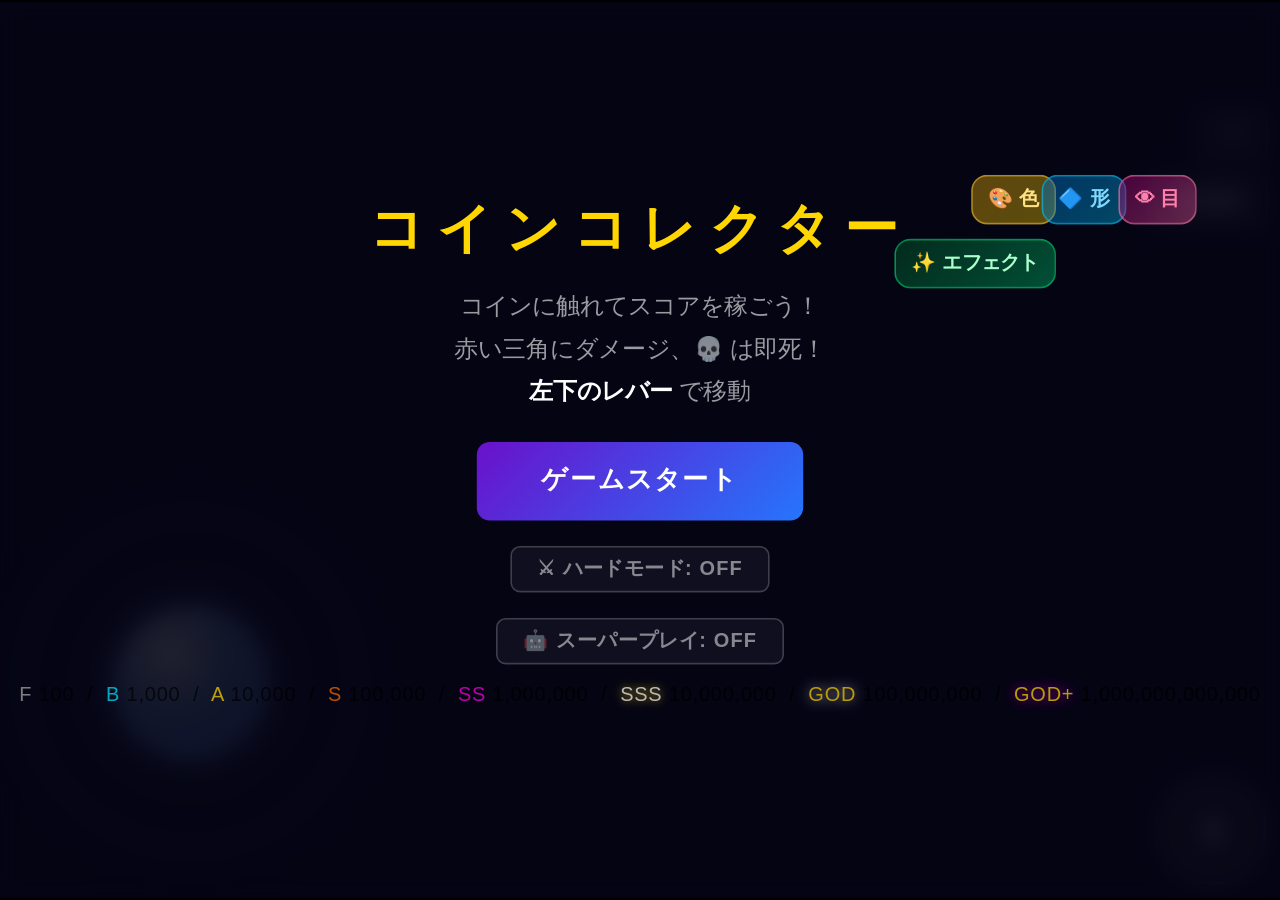
<file: games/coinCollector/smartphone.html>
<!DOCTYPE html>
<html lang="ja">
<head>
<meta charset="UTF-8">
<meta name="viewport" content="width=device-width, initial-scale=1.0, maximum-scale=1.0, user-scalable=no">
<title>コインコレクター (スマホ)</title>
<style>
* { margin:0; padding:0; box-sizing:border-box; }
html,body { width:100%; height:100%; background:#000; overflow:hidden; font-family:'Segoe UI','Yu Gothic UI',sans-serif; }
body { display:flex; align-items:center; justify-content:center; }
#wrap { position:fixed; transform-origin:top left; }
canvas { display:block; }
#ov {
  position:absolute; inset:0;
  display:flex; flex-direction:column; align-items:center; justify-content:center; gap:12px;
  background:rgba(4,4,20,0.88); backdrop-filter:blur(7px);
}
#ov.hide { display:none; }
#ov h2 { font-size:2.1rem; font-weight:900; letter-spacing:.22em; }
#ov p  { font-size:.92rem; color:rgba(255,255,255,.6); text-align:center; line-height:1.8; padding:0 20px; }
#ov button {
  margin-top:6px;
  background:linear-gradient(135deg,#6a11cb,#2575fc);
  border:none; border-radius:8px; color:#fff;
  font-size:1rem; font-weight:700; padding:14px 40px;
  cursor:pointer; letter-spacing:.1em;
}
#ov { z-index:20; }
#joy-base {
  position:absolute; bottom:30px; left:14px; z-index:10;
  width:210px; height:210px; border-radius:50%;
  background:radial-gradient(circle, rgba(255,255,255,0.07) 0%, rgba(255,255,255,0.02) 65%, transparent 100%);
  border:2.5px solid rgba(255,255,255,0.22);
  box-shadow:0 0 28px rgba(80,140,255,0.18), inset 0 0 24px rgba(80,140,255,0.07);
  touch-action:none; user-select:none; -webkit-user-select:none;
}
#joy-ring {
  position:absolute; inset:28px; border-radius:50%;
  border:1px solid rgba(255,255,255,0.11);
  pointer-events:none;
}
#joy-knob {
  position:absolute; top:50%; left:50%;
  width:92px; height:92px; border-radius:50%;
  transform:translate(-50%,-50%);
  background:radial-gradient(circle at 36% 30%, rgba(255,255,255,0.95), rgba(150,200,255,0.75) 42%, rgba(55,115,240,0.90));
  border:2.5px solid rgba(255,255,255,0.82);
  box-shadow:0 0 22px rgba(100,160,255,0.80), 0 0 8px rgba(100,160,255,0.45), 0 5px 12px rgba(0,0,0,0.45);
  pointer-events:none;
}
#ruleBtn {
  position:absolute; top:66px; right:8px; z-index:10;
  background:rgba(255,255,255,0.11); border:1.5px solid rgba(255,255,255,0.3);
  border-radius:6px; color:#fff; font-size:.85rem; font-weight:700;
  padding:7px 14px; cursor:pointer; touch-action:manipulation;
  font-family:'Segoe UI','Yu Gothic UI',sans-serif;
}
#settingBtn {
  position:absolute; top:108px; right:8px; z-index:10;
  background:rgba(255,255,255,0.11); border:1.5px solid rgba(255,255,255,0.3);
  border-radius:6px; color:#fff; font-size:.85rem; font-weight:700;
  padding:7px 14px; cursor:pointer; touch-action:manipulation;
  font-family:'Segoe UI','Yu Gothic UI',sans-serif;
}
#settingPanel {
  display:none; position:fixed; inset:0; z-index:300;
  background:rgba(0,0,10,0.88); backdrop-filter:blur(10px);
  align-items:center; justify-content:center;
}
#settingPanel.show { display:flex; }
#settingBox {
  background:rgba(8,8,24,0.98); border:1px solid rgba(255,255,255,0.14);
  border-radius:14px; padding:20px 22px; max-width:360px; width:92vw;
  color:#eee; font-family:'Segoe UI','Yu Gothic UI',sans-serif;
}
#settingBox h3 { font-size:1.1rem; margin-bottom:16px; color:#ffd600; text-align:center; }
.ssec { margin-bottom:14px; }
.ssec > b { color:#00e5ff; font-size:.76rem; letter-spacing:.12em; display:block; margin-bottom:8px; }
#gachaPanel {
  display:none; position:fixed; inset:0; z-index:300;
  background:rgba(0,0,10,0.88); backdrop-filter:blur(10px);
  align-items:center; justify-content:center;
}
#gachaPanel.show { display:flex; }
#gachaBox {
  background:rgba(8,8,24,0.98); border:1px solid rgba(255,200,50,0.25);
  border-radius:16px; padding:20px 22px; max-width:360px; width:92vw;
  max-height:88vh; overflow-y:auto;
  color:#eee; font-family:'Segoe UI','Yu Gothic UI',sans-serif;
}
#gachaBox h3 { font-size:1.1rem; margin-bottom:4px; color:#ffd600; text-align:center; }
.g-ticket { text-align:center; font-size:.85rem; color:rgba(255,255,255,.6); margin-bottom:14px; }
.g-ticket span { color:#ffe082; font-weight:700; font-size:1.1rem; }
.g-result-wrap { text-align:center; margin-bottom:16px; }
.g-orb { width:72px; height:72px; border-radius:16px; margin:0 auto 8px;
  background:#333; transition:background .08s; border:2px solid rgba(255,255,255,.15); }
.g-result-name { font-size:.95rem; font-weight:700; min-height:1.4em; }
.g-result-stars { font-size:.85rem; color:#ffd600; margin-bottom:2px; min-height:1.2em; }
.g-result-new { font-size:.75rem; color:#76ff03; font-weight:700; }
.g-result-dup { font-size:.75rem; color:rgba(255,255,255,.38); }
.g-pull-btn {
  display:block; width:100%; padding:11px;
  background:linear-gradient(135deg,#b8860b,#ffd700,#b8860b);
  border:none; border-radius:10px; color:#1a1000; font-size:1rem; font-weight:700;
  cursor:pointer; font-family:'Segoe UI','Yu Gothic UI',sans-serif;
  transition:opacity .18s; margin-bottom:6px; touch-action:manipulation;
}
.g-pull-btn:disabled { opacity:.4; cursor:default; }
.g-rate { text-align:center; font-size:.68rem; color:rgba(255,255,255,.35); margin-bottom:14px; }
.g-coll-title { font-size:.75rem; color:#00e5ff; letter-spacing:.1em; margin-bottom:8px; }
.g-coll { display:flex; flex-wrap:wrap; gap:6px; }
.g-coll-item { width:52px; text-align:center; font-size:.52rem; }
.g-coll-dot { width:36px; height:36px; border-radius:8px; margin:0 auto 3px;
  border:2px solid rgba(255,255,255,.12); display:flex; align-items:center; justify-content:center; }
.g-coll-dot.owned { border-color:rgba(255,255,255,.4); }
.g-close-btn {
  display:block; width:100%; padding:10px; margin-top:10px;
  background:rgba(255,255,255,.06); border:1.5px solid rgba(255,255,255,.18);
  border-radius:8px; color:rgba(255,255,255,.65); font-size:.9rem; font-weight:700;
  cursor:pointer; font-family:'Segoe UI','Yu Gothic UI',sans-serif; touch-action:manipulation;
}
#gachaEffectBtn {
  position:absolute; top:148px; right:140px; z-index:200;
  background:linear-gradient(135deg,rgba(0,80,40,.5),rgba(0,220,120,.35));
  border:1.5px solid rgba(0,220,120,.5); border-radius:10px;
  color:#aaffcc; font-size:.78rem; font-weight:700; padding:6px 10px;
  cursor:pointer; font-family:'Segoe UI','Yu Gothic UI',sans-serif;
  touch-action:manipulation;
}
.g-pull-btn-effect {
  background:linear-gradient(135deg,#003d1a,#00aa55,#003d1a) !important;
  color:#e8fff2 !important;
}
#gachaColorBtn {
  position:absolute; top:108px; right:140px; z-index:200;
  background:linear-gradient(135deg,rgba(184,134,11,.5),rgba(255,215,0,.35));
  border:1.5px solid rgba(255,200,50,.5); border-radius:10px;
  color:#ffe082; font-size:.78rem; font-weight:700; padding:6px 10px;
  cursor:pointer; font-family:'Segoe UI','Yu Gothic UI',sans-serif;
  touch-action:manipulation;
}
#gachaShapeBtn {
  position:absolute; top:108px; right:96px; z-index:200;
  background:linear-gradient(135deg,rgba(0,100,180,.5),rgba(0,200,255,.35));
  border:1.5px solid rgba(0,200,255,.5); border-radius:10px;
  color:#80d8ff; font-size:.78rem; font-weight:700; padding:6px 10px;
  cursor:pointer; font-family:'Segoe UI','Yu Gothic UI',sans-serif;
  touch-action:manipulation;
}
#gachaEyeBtn {
  position:absolute; top:108px; right:52px; z-index:200;
  background:linear-gradient(135deg,rgba(140,0,100,.5),rgba(255,100,170,.35));
  border:1.5px solid rgba(255,128,171,.5); border-radius:10px;
  color:#ff80ab; font-size:.78rem; font-weight:700; padding:6px 10px;
  cursor:pointer; font-family:'Segoe UI','Yu Gothic UI',sans-serif;
  touch-action:manipulation;
}
.g-pull-btn-shape {
  background:linear-gradient(135deg,#005f8a,#00bcd4,#005f8a) !important;
  color:#e0f7fa !important;
}
.g-pull-btn-eye {
  background:linear-gradient(135deg,#6a003c,#e91e8c,#6a003c) !important;
  color:#fce4ec !important;
}
#rulesPanel {
  display:none; position:fixed; inset:0; z-index:300;
  background:rgba(0,0,10,0.88); backdrop-filter:blur(10px);
  align-items:center; justify-content:center;
}
#rulesPanel.show { display:flex; }
#rulesBox {
  background:rgba(8,8,24,0.98); border:1px solid rgba(255,255,255,0.14);
  border-radius:14px; padding:20px 22px; max-width:480px; width:92vw;
  max-height:84vh; overflow-y:auto; color:#fff;
  font-size:.84rem; line-height:1.7;
  font-family:'Segoe UI','Yu Gothic UI',sans-serif;
}
#rulesBox h3 { font-size:1.1rem; margin-bottom:12px; color:#ffd600; text-align:center; }
.rsec { margin-bottom:10px; }
.rsec > b { color:#00e5ff; font-size:.76rem; letter-spacing:.12em; display:block; margin-bottom:3px; }
.rsec table { width:100%; border-collapse:collapse; }
.rsec td { padding:1px 5px 1px 0; vertical-align:middle; }
.rsec td:first-child { width:26px; text-align:center; }
.rsec .pt { color:#ffd600; font-weight:700; text-align:right; white-space:nowrap; }
#rulesClose {
  display:block; margin:12px auto 0;
  background:linear-gradient(135deg,#6a11cb,#2575fc);
  border:none; border-radius:8px; color:#fff;
  font-size:.9rem; font-weight:700; padding:9px 32px; cursor:pointer;
  touch-action:manipulation;
}
#pbtn {
  position:absolute; bottom:8px; right:8px; z-index:10;
  width:68px; height:68px; border-radius:50%;
  background:rgba(255,255,255,0.13);
  border:2px solid rgba(255,255,255,0.35);
  color:#fff; font-size:1.5rem; cursor:pointer;
  display:flex; align-items:center; justify-content:center;
  touch-action:manipulation;
}
#portrait {
  display:none; position:fixed; inset:0; z-index:200;
  background:#000; flex-direction:column;
  align-items:center; justify-content:center; gap:16px;
  color:#fff; font-size:1.1rem; text-align:center;
}
@media (orientation:portrait) { #portrait { display:flex; } }
</style>
</head>
<body>
<div id="wrap">
  <canvas id="c"></canvas>
  <div id="ov">
    <h2 style="color:#ffd600">コインコレクター</h2>
    <p>コインに触れてスコアを稼ごう！<br>
       赤い三角にダメージ、💀 は即死！<br>
       <b style="color:#fff">左下のレバー</b> で移動</p>
    <button id="ob">ゲームスタート</button>
    <button id="hardBtn" onclick="toggleHard()" style="margin-top:4px;background:rgba(255,255,255,.05);border:1.5px solid rgba(255,255,255,.2);border-radius:6px;color:rgba(255,255,255,.5);font-size:.78rem;font-weight:700;padding:5px 16px;cursor:pointer;letter-spacing:.06em;font-family:'Segoe UI','Yu Gothic UI',sans-serif;transition:all .2s;touch-action:manipulation">⚔ ハードモード: OFF</button>
    <button id="autoBtn" onclick="toggleAuto()" style="margin-top:4px;background:rgba(255,255,255,.05);border:1.5px solid rgba(255,255,255,.2);border-radius:6px;color:rgba(255,255,255,.5);font-size:.78rem;font-weight:700;padding:5px 16px;cursor:pointer;letter-spacing:.06em;font-family:'Segoe UI','Yu Gothic UI',sans-serif;transition:all .2s;touch-action:manipulation">🤖 スーパープレイ: OFF</button>
    <div id="rg" style="font-size:.78rem;opacity:.72;letter-spacing:.04em;text-align:center">
      <span style="color:#aaa">F</span> 100 &nbsp;/&nbsp;
      <span style="color:#00e5ff">B</span> 1,000 &nbsp;/&nbsp;
      <span style="color:#ffd600">A</span> 10,000 &nbsp;/&nbsp;
      <span style="color:#ff6d00">S</span> 100,000 &nbsp;/&nbsp;
      <span style="color:#ff00e5">SS</span> 1,000,000 &nbsp;/&nbsp;
      <span style="color:#fff;text-shadow:0 0 6px #ffd700">SSS</span> 10,000,000 &nbsp;/&nbsp;
      <span style="color:#ffd700;text-shadow:0 0 8px #fff">GOD</span> 100,000,000 &nbsp;/&nbsp;
      <span style="color:#ffd700;text-shadow:0 0 8px #ff00e5">GOD+</span> 1,000,000,000,000
    </div>
  </div>
  <div id="joy-base">
    <div id="joy-ring"></div>
    <div id="joy-knob"></div>
  </div>
  <button id="pbtn">⏸</button>
  <button id="ruleBtn">？</button>
  <button id="settingBtn" onclick="openSettings()">⚙ 設定</button>
  <button id="gachaEffectBtn" onclick="openGacha('effect')">✨ エフェクト</button>
  <button id="gachaColorBtn" onclick="openGacha('color')">🎨 色</button>
  <button id="gachaShapeBtn" onclick="openGacha('shape')">🔷 形</button>
  <button id="gachaEyeBtn" onclick="openGacha('eye')">👁 目</button>
</div>
<div id="gachaPanel" onclick="if(event.target===this)closeGacha()">
  <div id="gachaBox">
    <h3 id="gachaTitle"></h3>
    <div class="g-ticket">🎟 チケット: <span id="gachaTicketCount">0</span> 枚</div>
    <div class="g-result-wrap">
      <div class="g-orb" id="gachaOrb"></div>
      <div class="g-result-stars" id="gachaStars"></div>
      <div class="g-result-name" id="gachaResultName"></div>
      <div id="gachaResultSub"></div>
    </div>
    <button class="g-pull-btn" id="gachaPullBtn"></button>
    <div class="g-rate" id="gachaRate"></div>
    <div class="g-coll-title" id="gachaCollTitle"></div>
    <div class="g-coll" id="gachaColl"></div>
    <button class="g-close-btn" onclick="closeGacha()">閉じる</button>
  </div>
</div>
<div id="settingPanel" onclick="if(event.target===this)closeSettings()">
  <div id="settingBox">
    <h3>⚙ 設定</h3>
    <div class="ssec">
      <b>🎨 キャラ色</b>
      <div id="colorPicker" style="display:flex;gap:8px;flex-wrap:wrap"></div>
    </div>
    <div class="ssec">
      <b>🔷 キャラ形</b>
      <div id="shapePicker" style="display:flex;gap:8px;align-items:center;flex-wrap:wrap"></div>
    </div>
    <div class="ssec">
      <b>👁 目の色</b>
      <div id="eyePicker" style="display:flex;gap:7px;flex-wrap:wrap;margin-top:6px"></div>
    </div>
    <div class="ssec">
      <b>✨ エフェクト</b>
      <div id="effectPicker" style="display:flex;gap:7px;flex-wrap:wrap;align-items:center;margin-top:6px"></div>
    </div>
    <button onclick="closeSettings()" style="margin-top:6px;width:100%;background:rgba(255,255,255,.08);border:1.5px solid rgba(255,255,255,.2);border-radius:8px;color:rgba(255,255,255,.7);font-size:.9rem;font-weight:700;padding:10px;cursor:pointer;font-family:'Segoe UI','Yu Gothic UI',sans-serif;touch-action:manipulation">閉じる</button>
  </div>
</div>
<div id="rulesPanel">
  <div id="rulesBox">
    <h3>📖 ？</h3>
    <div class="rsec"><b>操作</b><table>
      <tr><td>🕹</td><td>左下のバーチャルレバーで移動（8方向・アナログ対応）</td></tr>
      <tr><td>⏸</td><td>右下ボタン でポーズ</td></tr>
    </table></div>
    <div class="rsec"><b>コイン（得点）</b><table>
      <tr><td>🟡</td><td>金コイン</td><td class="pt">+10pt</td></tr>
      <tr><td>🟢</td><td>緑コイン</td><td class="pt">+100pt</td></tr>
      <tr><td>🟣</td><td>紫コイン</td><td class="pt">+200pt</td></tr>
      <tr><td>⭐</td><td>星コイン</td><td class="pt">+30pt</td></tr>
      <tr><td>🌟</td><td>大きい星（40秒後〜）</td><td class="pt">+500pt</td></tr>
      <tr><td>💎</td><td>四角（30秒後〜）</td><td class="pt">+1000pt</td></tr>
      <tr><td>❓</td><td style="color:#888;font-style:italic">???（長く遊ぶと出会えるかも…）</td><td class="pt" style="color:#888">+?????pt</td></tr>
    </table></div>
    <div class="rsec"><b>敵</b><table>
      <tr><td>🔴</td><td>赤い三角（通常）</td><td class="pt" style="color:#ff6d75">−1ライフ</td></tr>
      <tr><td>🟠</td><td>橙のダイヤ（重量）</td><td class="pt" style="color:#ff6d00">−2ライフ</td></tr>
      <tr><td>💀</td><td>紫の五角形（即死）※盾で−1に軽減</td><td class="pt" style="color:#ea80ff">即死！</td></tr>
      <tr><td>💚</td><td>緑のハート（回復敵）触れるとライフ+1（満タンなら+200pt）</td><td class="pt" style="color:#69f0ae">+1ライフ</td></tr>
      <tr><td>💛</td><td>黄色のハート（回復敵）触れるとライフ+2（満タンなら+400pt）</td><td class="pt" style="color:#ffd600">+2ライフ</td></tr>
      <tr><td>💖</td><td>虹のハート（全回復敵）触れるとライフ全回復（満タンなら+500pt）</td><td class="pt" style="color:#ff80ab">全回復！</td></tr>
    </table></div>
    <div class="rsec"><b>パワーアップ</b><table>
      <tr><td>🧲</td><td>マグネット — コイン自動回収（6秒）</td></tr>
      <tr><td>🛡</td><td>シールド — ダメージ無効（6秒）</td></tr>
      <tr><td>⚡</td><td>スピード — 移動速度×1.75（5秒）</td></tr>
      <tr><td>💖</td><td>回復 — ライフ+1（満タンなら+100pt）</td></tr>
      <tr><td>🔷</td><td>盾 — ダメージブロック×5回</td></tr>
      <tr><td>💣</td><td>爆弾 — 近くの敵を最大5体爆破</td></tr>
      <tr><td>❄</td><td>凍結 — 5秒間動けなくなる！（危険）</td></tr>
      <tr><td>🥶</td><td>極寒 — 10秒間動けなくなる！（超危険・レア出現）</td></tr>
      <tr><td>💀</td><td>即死アイテム — 触れると即死！盾で−1に軽減（超危険）</td></tr>
      <tr><td>🧊</td><td>敵凍結 — 5秒間すべての敵の動きが止まる！</td></tr>
      <tr><td>⛄</td><td>大凍結 — 10秒間すべての敵の動きが止まる！（レア出現）</td></tr>
      <tr><td>💊</td><td>全回復 — ライフを全回復！満タンなら+500pt（レア出現）</td></tr>
      <tr><td>😈</td><td>敵マグネット — 8秒間敵が追跡！</td></tr>
      <tr><td>☄</td><td>全滅ボム — 画面上の全敵を一掃！（各+150pt）レア出現</td></tr>
      <tr><td>❓</td><td>ミステリーボックス — 触れるとランダムアイテム2〜4個出現！（危険なものも…）</td></tr>
    </table></div>
    <div class="rsec"><b>ボーナスイベント</b><table>
      <tr><td>60秒</td><td>コイン50個出現</td></tr>
      <tr><td>120秒</td><td>大きい星×10</td></tr>
      <tr><td>180秒</td><td>大きい星×50</td></tr>
      <tr><td>240秒</td><td>四角×5</td></tr>
      <tr><td>300秒</td><td>四角×50</td></tr>
    </table></div>
    <div class="rsec"><b>ランク</b>
      <p style="margin-top:3px">
        <span style="color:#aaa">F</span> 100 ／ <span style="color:#00e5ff">B</span> 1,000 ／
        <span style="color:#ffd600">A</span> 10,000 ／ <span style="color:#ff6d00">S</span> 100,000 ／
        <span style="color:#ff00e5">SS</span> 1,000,000 ／
        <span style="color:#fff;text-shadow:0 0 5px #ffd700">SSS</span> 10,000,000 ／
        <span style="color:#ffd700;text-shadow:0 0 6px #fff">GOD</span> 100,000,000 ／
        <span style="color:#ffd700;text-shadow:0 0 6px #ff00e5">GOD+</span> 1,000,000,000,000
      </p>
    </div>
    <div class="rsec"><b>ハードモード</b><table>
      <tr><td>⚔</td><td>スタート画面でハードモードをONにして開始</td></tr>
      <tr><td>🔥</td><td>60秒後からBOSSが定期出現（HP3・体当たりで2ダメージ）</td></tr>
      <tr><td>💣</td><td>爆弾でBOSS HP-1、全滅ボムで即撃破（+3000pt）</td></tr>
      <tr><td>❓</td><td>ミステリーボックスから70%の確率で悪いアイテム出現</td></tr>
      <tr><td>🏃</td><td>敵が最初から1.65倍速い</td></tr>
      <tr><td>🎁</td><td>ボーナスイベントなし</td></tr>
    </table></div>
    <button id="rulesClose">閉じる</button>
  </div>
</div>
<div id="portrait">
  <div style="font-size:3rem">📱</div>
  <div>スマホを<b>横向き</b>にしてください</div>
</div>

<script>
'use strict';

const H=560,HUD=58,PH=H-HUD;
const _sw=Math.max(window.innerWidth,window.innerHeight);
const _sh=Math.min(window.innerWidth,window.innerHeight);
const W=Math.max(800,Math.round(_sw/(_sh/H)));
const cv=document.getElementById('c');
cv.width=W; cv.height=H;
const ctx=cv.getContext('2d');
const wrap=document.getElementById('wrap');
let joyScale=1;

function resizeCanvas(){
  const sc=Math.min(window.innerWidth/W, window.innerHeight/H);
  joyScale=sc;
  wrap.style.transform=`scale(${sc})`;
  wrap.style.left=((window.innerWidth-W*sc)/2)+'px';
  wrap.style.top= ((window.innerHeight-H*sc)/2)+'px';
}
window.addEventListener('resize',resizeCanvas);
resizeCanvas();

// ── Helpers ───────────────────────────────────
const rnd=(a,b)=>Math.random()*(b-a)+a;
const getRank=s=>s>=1000000000000?['GOD+','#ffd700','#ff00e5']:s>=100000000?['GOD','#ffd700','#ffffff']:s>=10000000?['SSS','#ffffff','#ffd700']:s>=1000000?['SS','#ff00e5','#ff80f0']:s>=100000?['S','#ff6d00','#ff9100']:s>=10000?['A','#ffd600','#fff176']:s>=1000?['B','#00e5ff','#80d8ff']:s>=100?['F','#aaaaaa','#eeeeee']:['','#fff','#fff'];
const RANK_ORDER=['','F','B','A','S','SS','SSS','GOD','GOD+'];
const rankGT=(a,b)=>RANK_ORDER.indexOf(a)>RANK_ORDER.indexOf(b);
const dist=(ax,ay,bx,by)=>Math.hypot(ax-bx,ay-by);
const clamp=(v,lo,hi)=>Math.max(lo,Math.min(hi,v));
const lerp=(a,b,t)=>a+(b-a)*t;
const pi2=Math.PI*2;

// ── Joystick ──────────────────────────────────
const jbase=document.getElementById('joy-base');
const jknob=document.getElementById('joy-knob');
const joy={dx:0,dy:0,touchId:null};
const JR=64; // max displacement in canvas px

function joyUpdate(touch){
  const rect=jbase.getBoundingClientRect();
  const cx=rect.left+rect.width*0.5;
  const cy=rect.top +rect.height*0.5;
  let cdx=(touch.clientX-cx)/joyScale;
  let cdy=(touch.clientY-cy)/joyScale;
  const len=Math.hypot(cdx,cdy);
  if(len>JR){cdx=cdx/len*JR;cdy=cdy/len*JR;}
  jknob.style.transform=`translate(calc(-50% + ${cdx}px),calc(-50% + ${cdy}px))`;
  joy.dx=cdx/JR; joy.dy=cdy/JR;
}
function joyReset(){
  joy.dx=0; joy.dy=0; joy.touchId=null;
  jknob.style.transition='transform 0.14s cubic-bezier(0.25,0.46,0.45,0.94)';
  jknob.style.transform='translate(-50%,-50%)';
  setTimeout(()=>{jknob.style.transition='';},150);
}

jbase.addEventListener('touchstart',e=>{
  e.preventDefault();
  if(joy.touchId!==null) return;
  const touch=e.changedTouches[0];
  joy.touchId=touch.identifier;
  jknob.style.transition='';
  joyUpdate(touch);
},{passive:false});

document.addEventListener('touchmove',e=>{
  for(const touch of e.changedTouches){
    if(touch.identifier===joy.touchId){e.preventDefault();joyUpdate(touch);return;}
  }
},{passive:false});

document.addEventListener('touchend',e=>{
  for(const touch of e.changedTouches)
    if(touch.identifier===joy.touchId){joyReset();return;}
});
document.addEventListener('touchcancel',e=>{
  for(const touch of e.changedTouches)
    if(touch.identifier===joy.touchId){joyReset();return;}
});

// ── State ─────────────────────────────────────
let P,coins,enemies,particles,popups,powerups;
let score,best,lives,level,levelXP,bestLevel,bestTime,prevRank,bestRank;
let over,started,paused;
let t,coinTimer,enemyTimer,pwTimer,deathTimer,bigStarTimer,squareTimer,megaTimer,enemyMagTimer,heavyEnemyTimer,healEnemyTimer,heal2EnemyTimer,fullHealEnemyTimer,allBombTimer,randBoxTimer,bigFreezeTimer,fullHealTimer,bigColdTimer,bossTimer,ticketSpawnTimer;
let bonusDone,bigStarBonusDone,bigStar2BonusDone,squareBonusDone,squareBonus2Done;
let lastTs,rafId,shakeT;
let hardMode=false;
let autoMode=false;
const keys={};

const playerColors=[
  {hi:'#80d8ff',mid:'#00b0ff',lo:'#006db3'},
  {hi:'#ff8a80',mid:'#f44336',lo:'#b71c1c'},
  {hi:'#b9f6ca',mid:'#00e676',lo:'#00695c'},
  {hi:'#ea80ff',mid:'#e040fb',lo:'#6a0080'},
  {hi:'#ffcc80',mid:'#ff9800',lo:'#e65100'},
  {hi:'#ff80ab',mid:'#f06292',lo:'#880e4f'},
  {hi:'#fff9c4',mid:'#ffd600',lo:'#f9a825'},
  {hi:'#ffffff',mid:'#e0e0e0',lo:'#9e9e9e'},
];
let playerColorIdx=+(localStorage.getItem('cc-color')||0);
(function(){
  const picker=document.getElementById('colorPicker');
  playerColors.forEach((c,i)=>{
    const b=document.createElement('button');
    b.style.cssText=`width:26px;height:26px;border-radius:50%;background:${c.mid};border:2.5px solid ${i===playerColorIdx?'#fff':'rgba(255,255,255,.25)'};cursor:pointer;padding:0;transition:all .18s;transform:${i===playerColorIdx?'scale(1.25)':'scale(1)'};touch-action:manipulation`;
    b.onclick=()=>{playerColorIdx=i;localStorage.setItem('cc-color',i);updateColorPicker();};
    picker.appendChild(b);
  });
})();
const gachaColorPool=[
  {hi:'#fff59d',mid:'#f9a825',lo:'#e65100',name:'サンセット',r:1},
  {hi:'#f8bbd0',mid:'#e91e63',lo:'#880e4f',name:'ローズ',r:1},
  {hi:'#b3e5fc',mid:'#039be5',lo:'#01579b',name:'スカイ',r:1},
  {hi:'#dcedc8',mid:'#7cb342',lo:'#33691e',name:'フォレスト',r:1},
  {hi:'#ffe0b2',mid:'#ff9800',lo:'#bf360c',name:'マンゴー',r:1},
  {hi:'#d7ccc8',mid:'#8d6e63',lo:'#3e2723',name:'チョコ',r:1},
  {hi:'#fff9c4',mid:'#ffd600',lo:'#ff6f00',name:'ゴールド',r:2},
  {hi:'#f5f5f5',mid:'#bdbdbd',lo:'#424242',name:'シルバー',r:2},
  {hi:'#fbe9e7',mid:'#ff7043',lo:'#bf360c',name:'コッパー',r:2},
  {hi:'#e8eaf6',mid:'#7986cb',lo:'#283593',name:'インディゴ',r:2},
  {hi:'#fce4ec',mid:'#f48fb1',lo:'#880e4f',name:'チェリー',r:2},
  {hi:'#e0f7fa',mid:'#26c6da',lo:'#006064',name:'オーロラ',r:3},
  {hi:'#f3e5f5',mid:'#ce93d8',lo:'#4a148c',name:'ラベンダー',r:3},
  {hi:'#fffde7',mid:'#ffee58',lo:'#f57f17',name:'サンシャイン',r:3},
  {hi:'#fce4ec',mid:'#f06292',lo:'#ad1457',name:'さくら',r:3},
  {hi:'#f0faff',mid:'#c8eeff',lo:'#4488cc',name:'ダイアモンド',r:3},
];
const gachaShapePool=[
  {shapeIdx:6,icon:'★',name:'スター',r:2},
  {shapeIdx:7,icon:'♥',name:'ハート',r:2},
  {shapeIdx:8,icon:'◆',name:'ダイヤ',r:3},
  {shapeIdx:9,icon:'🍫',name:'チョコ',r:3},
  {shapeIdx:10,icon:'🍀',name:'クローバー',r:3},
  {shapeIdx:11,icon:'🐟',name:'金魚',r:3},
  {shapeIdx:12,icon:'🍎',name:'りんご',r:3},
  {shapeIdx:13,icon:'🍉',name:'スイカ',r:3},
];
const gachaEyePool=[
  {s:'#fff0f5',p:'#ff69b4',name:'ピンク',r:1},
  {s:'#f0fff0',p:'#228b22',name:'エメラルド',r:1},
  {s:'#fffff0',p:'#cc8800',name:'アンバー',r:1},
  {s:'#f8f8f8',p:'#555555',name:'グレー',r:1},
  {s:'#1a0000',p:'#ff0000',name:'血赤',r:2},
  {s:'#e8e0ff',p:'#5500dd',name:'ディープ',r:2},
  {s:'#e0ffe8',p:'#00cc55',name:'ネオン',r:2},
  {s:'#111111',p:'#ffd700',name:'黄金竜',r:2},
  {s:'#fff8ff',p:'#ff00cc',name:'マゼンタ',r:3},
  {s:'#e0f8ff',p:'#00ddff',name:'アイス',r:3},
  {s:'#ffd700',p:'#cc0000',name:'竜眼',r:3},
];
function makeW(pool){return pool.map(c=>c.r===1?6:c.r===2?3:1);}
const gachaColorW=makeW(gachaColorPool),gachaColorTot=gachaColorW.reduce((a,b)=>a+b,0);
const gachaShapeW=makeW(gachaShapePool),gachaShapeTot=gachaShapeW.reduce((a,b)=>a+b,0);
const gachaEyeW=makeW(gachaEyePool),gachaEyeTot=gachaEyeW.reduce((a,b)=>a+b,0);
function rollFrom(W,tot){let r=Math.random()*tot;for(let i=0;i<W.length;i++){r-=W[i];if(r<=0)return i;}return W.length-1;}
let gachaTickets=+(localStorage.getItem('cc-tickets')||3);
let gachaColorOwned=JSON.parse(localStorage.getItem('cc-gacha-color-owned')||'[]');
let gachaShapeOwned=JSON.parse(localStorage.getItem('cc-gacha-shape-owned')||'[]');
let gachaEyeOwned=JSON.parse(localStorage.getItem('cc-gacha-eye-owned')||'[]');
const gachaEffectPool=[
  {name:'炎',   icon:'🔥',color:'#ff6600',r:1},
  {name:'氷',   icon:'❄️',color:'#88ccff',r:1},
  {name:'オーラ',icon:'✨',color:'#aaffaa',r:1},
  {name:'星',   icon:'⭐',color:'#ffdd00',r:2},
  {name:'桜',   icon:'🌸',color:'#ffb6c1',r:2},
  {name:'毒',   icon:'💀',color:'#9900cc',r:2},
  {name:'電撃', icon:'⚡',color:'#ffff00',r:2},
  {name:'レインボー',icon:'🌈',color:'#ff0000',r:3},
  {name:'龍',   icon:'🐉',color:'#ffd700',r:3},
  {name:'貧しい',icon:'🪙',color:'#887755',r:1},
  {name:'神',    icon:'👼',color:'#ffd700',r:3},
];
const gachaEffectW=makeW(gachaEffectPool),gachaEffectTot=gachaEffectW.reduce((a,b)=>a+b,0);
let gachaEffectOwned=JSON.parse(localStorage.getItem('cc-gacha-effect-owned')||'[]');
let playerEffect=+(localStorage.getItem('cc-effect')||-1);
function saveGacha(){localStorage.setItem('cc-tickets',gachaTickets);localStorage.setItem('cc-gacha-color-owned',JSON.stringify(gachaColorOwned));localStorage.setItem('cc-gacha-shape-owned',JSON.stringify(gachaShapeOwned));localStorage.setItem('cc-gacha-eye-owned',JSON.stringify(gachaEyeOwned));localStorage.setItem('cc-gacha-effect-owned',JSON.stringify(gachaEffectOwned));}
function getAllColors(){return[...playerColors,...gachaColorOwned.map(i=>gachaColorPool[i])];}
function getAllEyeColors(){return[...eyeColors,...gachaEyeOwned.map(i=>gachaEyePool[i])];}
function rebuildColorPicker(){
  const picker=document.getElementById('colorPicker');
  picker.innerHTML='';
  getAllColors().forEach((c,i)=>{
    const b=document.createElement('button');
    const on=i===playerColorIdx;
    b.title=c.name||'';
    b.style.cssText=`width:22px;height:22px;border-radius:50%;background:${c.mid};border:2.5px solid ${on?'#fff':'rgba(255,255,255,.25)'};cursor:pointer;padding:0;transition:all .18s;transform:${on?'scale(1.25)':'scale(1)'};touch-action:manipulation`;
    b.onclick=()=>{playerColorIdx=i;localStorage.setItem('cc-color',i);rebuildColorPicker();};
    picker.appendChild(b);
  });
}
rebuildColorPicker();
let gachaAnimating=false;
let gachaMode='color';
function buildGachaColl(){
  const el=document.getElementById('gachaColl');
  if(!el) return;
  el.innerHTML='';
  const pool=gachaMode==='color'?gachaColorPool:gachaMode==='shape'?gachaShapePool:gachaMode==='eye'?gachaEyePool:gachaEffectPool;
  const owned=gachaMode==='color'?gachaColorOwned:gachaMode==='shape'?gachaShapeOwned:gachaMode==='eye'?gachaEyeOwned:gachaEffectOwned;
  const starColor=gachaMode==='shape'?'#80d8ff':gachaMode==='eye'?'#ff80ab':gachaMode==='effect'?'#aaffaa':'#ffd600';
  pool.forEach((c,i)=>{
    const isOwned=owned.includes(i);
    const stars='★'.repeat(c.r)+'☆'.repeat(3-c.r);
    const wrap=document.createElement('div'); wrap.className='g-coll-item';
    const dot=document.createElement('div');
    dot.className='g-coll-dot'+(isOwned?' owned':'');
    if(gachaMode==='shape'){
      dot.style.cssText='background:rgba(255,255,255,.05);font-size:1.3rem;display:flex;align-items:center;justify-content:center;width:36px;height:36px;border-radius:8px;margin:0 auto 3px;border:2px solid '+(isOwned?'rgba(0,200,255,.5)':'rgba(255,255,255,.1)');
      dot.textContent=isOwned?c.icon:'❓';
    } else if(gachaMode==='eye'){
      dot.style.cssText='width:36px;height:36px;border-radius:50%;margin:0 auto 3px;display:flex;align-items:center;justify-content:center;border:2px solid '+(isOwned?'rgba(255,128,171,.5)':'rgba(255,255,255,.1)')+';background:'+(isOwned?c.s:'#1a1a2e');
      if(isOwned){const pu=document.createElement('span');pu.style.cssText=`width:38%;height:38%;border-radius:50%;background:${c.p}`;dot.appendChild(pu);}
      else dot.innerHTML='<span style="font-size:.9rem;color:rgba(255,255,255,.3)">❓</span>';
    } else if(gachaMode==='effect'){
      dot.style.cssText='background:'+(isOwned?c.color+'33':'#1a1a2e')+';font-size:1.3rem;display:flex;align-items:center;justify-content:center;width:36px;height:36px;border-radius:8px;margin:0 auto 3px;border:2px solid '+(isOwned?c.color+'88':'rgba(255,255,255,.1)');
      dot.textContent=isOwned?c.icon:'❓';
    } else {
      dot.style.background=isOwned?c.mid:'#1a1a2e';
      dot.innerHTML=isOwned?'':`<span style="font-size:1rem">❓</span>`;
    }
    const lbl=document.createElement('div');
    lbl.style.cssText='color:'+(isOwned?'rgba(255,255,255,.7)':'rgba(255,255,255,.2)');
    lbl.innerHTML=`<div style="color:${starColor};font-size:.55rem">${stars}</div>${isOwned?c.name:'???'}`;
    wrap.appendChild(dot); wrap.appendChild(lbl);
    el.appendChild(wrap);
  });
}
function updateGachaTicketUI(){
  const el=document.getElementById('gachaTicketCount');
  if(el) el.textContent=gachaTickets;
  const btn=document.getElementById('gachaPullBtn');
  if(btn) btn.disabled=gachaAnimating||gachaTickets<=0;
}
function doGachaPull(){
  if(gachaAnimating||gachaTickets<=0) return;
  gachaTickets--; saveGacha(); updateGachaTicketUI();
  gachaAnimating=true;
  const orb=document.getElementById('gachaOrb');
  const starsEl=document.getElementById('gachaStars');
  const rname=document.getElementById('gachaResultName');
  const rsub=document.getElementById('gachaResultSub');
  starsEl.textContent=''; rname.textContent=''; rsub.textContent='';
  orb.style.fontSize=''; orb.textContent='';
  const isShape=gachaMode==='shape', isEye=gachaMode==='eye', isEffect=gachaMode==='effect';
  const pool=isShape?gachaShapePool:isEye?gachaEyePool:isEffect?gachaEffectPool:gachaColorPool;
  const W=isShape?gachaShapeW:isEye?gachaEyeW:isEffect?gachaEffectW:gachaColorW;
  const tot=isShape?gachaShapeTot:isEye?gachaEyeTot:isEffect?gachaEffectTot:gachaColorTot;
  const ownedArr=isShape?gachaShapeOwned:isEye?gachaEyeOwned:isEffect?gachaEffectOwned:gachaColorOwned;
  const rolled=rollFrom(W,tot);
  const item=pool[rolled];
  const isNew=!ownedArr.includes(rolled);
  let count=0,total=22+Math.floor(Math.random()*6);
  function spin(){
    const tmp=pool[Math.floor(Math.random()*pool.length)];
    if(tmp.mid){orb.style.background=tmp.mid;orb.style.fontSize='';orb.textContent='';orb.innerHTML='';}
    else if(tmp.s){orb.style.background=tmp.s;orb.style.fontSize='';orb.textContent='';orb.innerHTML='';}
    else{orb.style.background=tmp.color?tmp.color+'33':'rgba(255,255,255,.06)';orb.style.fontSize='1.8rem';orb.textContent=tmp.icon||'';}
    count++;
    if(count<total){
      const d=count<total*.55?50:count<total*.8?105:210;
      setTimeout(spin,d);
    } else {
      orb.innerHTML='';
      if(isShape){
        orb.style.background='rgba(255,255,255,.06)';orb.style.fontSize='2.2rem';orb.textContent=item.icon;
      } else if(isEye){
        orb.style.background=item.s;orb.style.fontSize='';orb.textContent='';
        orb.style.position='relative';
        orb.innerHTML=`<span style="position:absolute;inset:0;display:flex;align-items:center;justify-content:center"><span style="width:36%;height:36%;border-radius:50%;background:${item.p}"></span></span>`;
      } else if(isEffect){
        orb.style.background=item.color+'33';orb.style.fontSize='2.2rem';orb.textContent=item.icon;
      } else {
        orb.style.background=item.mid;orb.style.fontSize='';orb.textContent='';
      }
      starsEl.textContent='★'.repeat(item.r)+'☆'.repeat(3-item.r);
      rname.textContent=item.name;
      if(isNew){
        rsub.innerHTML='<span class="g-result-new">✨ NEW！設定から変更できます</span>';
        ownedArr.push(rolled);ownedArr.sort((a,b)=>a-b);
        saveGacha();
        if(isShape)initShapePicker();else if(isEye)initEyePicker();else if(isEffect)initEffectPicker();else rebuildColorPicker();
      } else {
        rsub.innerHTML='<span class="g-result-dup">（すでに持っています）</span>';
      }
      buildGachaColl();
      gachaAnimating=false; updateGachaTicketUI();
    }
  }
  spin();
}
let gachaOpen=false;
function openGacha(mode){
  gachaMode=mode||'color';
  gachaOpen=true;
  const isShape=gachaMode==='shape', isEye=gachaMode==='eye', isEffect=gachaMode==='effect';
  document.getElementById('gachaTitle').textContent=isShape?'🔷 形ガチャ':isEye?'👁 目ガチャ':isEffect?'✨ エフェクトガチャ':'🎨 色ガチャ';
  const btn=document.getElementById('gachaPullBtn');
  btn.textContent=isShape?'🔷 1回引く（🎟 ×1）':isEye?'👁 1回引く（🎟 ×1）':isEffect?'✨ 1回引く（🎟 ×1）':'🎨 1回引く（🎟 ×1）';
  btn.onclick=doGachaPull;
  btn.className='g-pull-btn'+(isShape?' g-pull-btn-shape':isEye?' g-pull-btn-eye':isEffect?' g-pull-btn-effect':'');
  document.getElementById('gachaRate').textContent=isShape?'★★ 67%　★★★ 33%':isEye?'★ 57%　★★ 29%　★★★ 14%':isEffect?'★ 43%　★★ 43%　★★★ 14%':'★ 60%　★★ 30%　★★★ 10%';
  document.getElementById('gachaCollTitle').textContent=isShape?'🔷 形コレクション':isEye?'👁 目コレクション':isEffect?'✨ エフェクトコレクション':'🎨 色コレクション';
  const orb=document.getElementById('gachaOrb');
  orb.style.background=''; orb.style.fontSize=''; orb.textContent='';
  document.getElementById('gachaStars').textContent='';
  document.getElementById('gachaResultName').textContent='';
  document.getElementById('gachaResultSub').textContent='';
  updateGachaTicketUI(); buildGachaColl();
  document.getElementById('gachaPanel').classList.add('show');
}
function closeGacha(){
  gachaOpen=false;
  document.getElementById('gachaPanel').classList.remove('show');
}
let playerShape=+(localStorage.getItem('cc-shape')||0);
const eyeColors=[
  {s:'#ffffff',p:'#102040'},{s:'#ffffff',p:'#cc1111'},{s:'#ffffff',p:'#1144dd'},
  {s:'#ffffff',p:'#118822'},{s:'#ffeedd',p:'#aa6600'},{s:'#ffeeff',p:'#9900cc'},
  {s:'#eeffff',p:'#007799'},{s:'#111111',p:'#ff3030'},
];
let playerEyeIdx=+(localStorage.getItem('cc-eyecolor')||0);
function initEyePicker(){
  const picker=document.getElementById('eyePicker');
  picker.innerHTML='';
  if(+(localStorage.getItem('cc-best')||0)<1000){
    picker.innerHTML='<span style="font-size:.72rem;color:rgba(255,255,255,.28)">🔒 Bランク(1000pt)達成で解放</span>';
    return;
  }
  getAllEyeColors().forEach(({s,p},i)=>{
    const isGacha=i>=eyeColors.length;
    const b=document.createElement('button');
    const on=i===playerEyeIdx;
    b.style.cssText=`width:28px;height:28px;border-radius:50%;background:${s};border:2.5px solid ${on?(isGacha?'rgba(255,128,171,.9)':'rgba(255,255,255,.9)'):(isGacha?'rgba(255,128,171,.25)':'rgba(255,255,255,.2)')};cursor:pointer;padding:0;position:relative;transition:all .18s;transform:${on?'scale(1.25)':'scale(1)'};touch-action:manipulation`;
    const dot=document.createElement('span');
    dot.style.cssText=`position:absolute;width:11px;height:11px;border-radius:50%;background:${p};top:50%;left:55%;transform:translate(-50%,-50%)`;
    b.appendChild(dot);
    b.onclick=()=>{ playerEyeIdx=i; localStorage.setItem('cc-eyecolor',i); initEyePicker(); };
    picker.appendChild(b);
  });
  gachaEyePool.forEach((c,i)=>{
    if(gachaEyeOwned.includes(i)) return;
    const sp=document.createElement('span');
    sp.style.cssText='font-size:.72rem;color:rgba(255,128,171,.28);padding:0 4px;cursor:default';
    sp.title='目ガチャで解放';
    sp.textContent='👁🎰';
    picker.appendChild(sp);
  });
}
initEyePicker();
function initShapePicker(){
  const picker=document.getElementById('shapePicker');
  picker.innerHTML='';
  const best=+(localStorage.getItem('cc-best')||0);
  const shapes=[
    {label:'●',minPt:0},
    {label:'▲',minPt:100,hint:'Fランク(100pt)'},
    {label:'■',minPt:1000,hint:'Bランク(1000pt)'},
    {label:'⬟',minPt:10000,hint:'Aランク(10000pt)'},
    {label:'⬡',minPt:100000,hint:'Sランク(100000pt)'},
    {label:'✚',minPt:1000000,hint:'SSランク(1000000pt)'},
  ];
  shapes.forEach(({label,minPt,hint},i)=>{
    if(best>=minPt){
      const b=document.createElement('button');
      b.textContent=label;
      const on=i===playerShape;
      b.style.cssText=`background:${on?'rgba(255,255,255,.2)':'rgba(255,255,255,.05)'};border:1.5px solid ${on?'rgba(255,255,255,.8)':'rgba(255,255,255,.2)'};border-radius:6px;color:${on?'#fff':'rgba(255,255,255,.4)'};font-size:1rem;font-weight:700;padding:4px 12px;cursor:pointer;transition:all .18s;touch-action:manipulation`;
      b.onclick=()=>{ playerShape=i; localStorage.setItem('cc-shape',i); initShapePicker(); };
      picker.appendChild(b);
    } else {
      const sp=document.createElement('span');
      sp.style.cssText='font-size:.72rem;color:rgba(255,255,255,.28);padding:0 4px';
      sp.title=hint+'で解放';
      sp.textContent=label+'🔒';
      picker.appendChild(sp);
    }
  });
  gachaShapePool.forEach((c,i)=>{
    const owned=gachaShapeOwned.includes(i);
    if(owned){
      const b=document.createElement('button');
      b.textContent=c.icon;
      const on=c.shapeIdx===playerShape;
      b.style.cssText=`background:${on?'rgba(255,255,255,.2)':'rgba(255,255,255,.05)'};border:1.5px solid ${on?'rgba(100,200,255,.9)':'rgba(100,200,255,.25)'};border-radius:6px;color:${on?'#fff':'rgba(255,255,255,.4)'};font-size:1rem;font-weight:700;padding:4px 12px;cursor:pointer;transition:all .18s;touch-action:manipulation`;
      b.title=c.name+'（ガチャ）';
      b.onclick=()=>{ playerShape=c.shapeIdx; localStorage.setItem('cc-shape',c.shapeIdx); initShapePicker(); };
      picker.appendChild(b);
    } else {
      const sp=document.createElement('span');
      sp.style.cssText='font-size:.72rem;color:rgba(100,200,255,.28);padding:0 4px';
      sp.title='形ガチャで解放';
      sp.textContent=c.icon+'🎰';
      picker.appendChild(sp);
    }
  });
}
initShapePicker();
function initEffectPicker(){
  const picker=document.getElementById('effectPicker');
  if(!picker) return;
  picker.innerHTML='';
  const none=document.createElement('button');
  const onNone=playerEffect===-1;
  none.textContent='✕';none.title='なし';
  none.style.cssText=`background:${onNone?'rgba(255,255,255,.2)':'rgba(255,255,255,.05)'};border:1.5px solid ${onNone?'rgba(255,255,255,.8)':'rgba(255,255,255,.2)'};border-radius:6px;color:${onNone?'#fff':'rgba(255,255,255,.4)'};font-size:.95rem;font-weight:700;padding:4px 10px;cursor:pointer;transition:all .18s;touch-action:manipulation`;
  none.onclick=()=>{playerEffect=-1;localStorage.setItem('cc-effect',-1);initEffectPicker();};
  picker.appendChild(none);
  gachaEffectPool.forEach((e,i)=>{
    const owned=gachaEffectOwned.includes(i);
    if(owned){
      const b=document.createElement('button');
      b.textContent=e.icon;b.title=e.name;
      const on=playerEffect===i;
      b.style.cssText=`background:${on?e.color+'44':'rgba(255,255,255,.05)'};border:1.5px solid ${on?e.color:'rgba(255,255,255,.15)'};border-radius:6px;font-size:1rem;padding:4px 10px;cursor:pointer;transition:all .18s;touch-action:manipulation`;
      b.onclick=()=>{playerEffect=i;localStorage.setItem('cc-effect',i);initEffectPicker();};
      picker.appendChild(b);
    } else {
      const sp=document.createElement('span');
      sp.style.cssText='font-size:.72rem;color:rgba(100,255,180,.28);padding:0 4px';
      sp.title=e.name+'（エフェクトガチャで解放）';
      sp.textContent=e.icon+'🎰';
      picker.appendChild(sp);
    }
  });
}
initEffectPicker();

function mkPlayer(){
  return{x:W/2,y:HUD+PH/2,r:20,vx:0,vy:0,speed:210,angle:0,sqX:1,sqY:1,
         invT:0,magT:0,shieldT:0,speedT:0,enemyMagT:0,armorCount:0,freezeT:0,enemyFreezeT:0};
}
function safePos(md){
  let x,y,i=0;
  do{ x=rnd(30,W-30); y=rnd(HUD+30,H-30); i++; }
  while(dist(x,y,P.x,P.y)<(md||130)&&i<25);
  return[x,y];
}

// ── Spawners ──────────────────────────────────
function spawnCoin(){
  const r=Math.random();
  let type,radius;
  if     (r<0.001&&!coins.some(c=>c.type==='mega')){type='mega';  radius=32;}
  else if(r<0.07){type='purple';radius=12;}
  else if(r<0.20){type='green'; radius=11;}
  else if(r<0.30){type='star';  radius=14;}
  else           {type='coin';  radius=10;}
  const[x,y]=safePos(100);
  coins.push({x,y,r:radius,type,age:0,vx:0,vy:0});
}
function spawnBoss(){
  const[x,y]=safePos(220),spd=rnd(150,200),a=rnd(0,pi2);
  enemies.push({x,y,r:44,vx:Math.cos(a)*spd,vy:Math.sin(a)*spd,rot:0,boss:true,hp:3,maxHp:3});
  popup(W/2,HUD+PH/2,'🔥 BOSS出現！','#ff1744');
  burst(W/2,HUD+PH/2,'#ff1744',50);burst(W/2,HUD+PH/2,'#ff9100',35);shakeT=0.6;
}
function spawnEnemy(){
  const m=hardMode?1.65:1;
  const [x,y]=safePos(160),spd=rnd((70+level*14)*m,(110+level*18)*m),a=rnd(0,pi2);
  enemies.push({x,y,r:16,vx:Math.cos(a)*spd,vy:Math.sin(a)*spd,rot:0});
}
function spawnHeavyEnemy(){
  const m=hardMode?1.65:1;
  const[x,y]=safePos(170),spd=rnd((55+level*10)*m,(90+level*14)*m),a=rnd(0,pi2);
  enemies.push({x,y,r:20,vx:Math.cos(a)*spd,vy:Math.sin(a)*spd,rot:0,heavy:true});
}
function spawnHealEnemy(){
  const m=hardMode?1.65:1;
  const [x,y]=safePos(160),spd=rnd((50+level*8)*m,(80+level*12)*m),a=rnd(0,pi2);
  enemies.push({x,y,r:18,vx:Math.cos(a)*spd,vy:Math.sin(a)*spd,rot:0,heal:true});
}
function spawnHeal2Enemy(){
  const m=hardMode?1.65:1;
  const [x,y]=safePos(160),spd=rnd((45+level*7)*m,(72+level*11)*m),a=rnd(0,pi2);
  enemies.push({x,y,r:20,vx:Math.cos(a)*spd,vy:Math.sin(a)*spd,rot:0,heal2:true});
}
function spawnFullHealEnemy(){
  const m=hardMode?1.65:1;
  const [x,y]=safePos(160),spd=rnd((40+level*6)*m,(65+level*10)*m),a=rnd(0,pi2);
  enemies.push({x,y,r:22,vx:Math.cos(a)*spd,vy:Math.sin(a)*spd,rot:0,fullHeal:true});
}
function spawnDeathEnemy(){
  const m=hardMode?1.65:1;
  const [x,y]=safePos(200),spd=rnd((45+level*8)*m,(75+level*10)*m),a=rnd(0,pi2);
  enemies.push({x,y,r:26,vx:Math.cos(a)*spd,vy:Math.sin(a)*spd,rot:0,instant:true});
}
function spawnPower(){
  const [x,y]=safePos(120);
  const types=['magnet','shield','speed','armor','bomb','freeze','instadeath','enemyfreeze'];
  if(lives<3) types.push('heart','heart');
  powerups.push({x,y,r:15,type:types[0|rnd(0,types.length)],age:0});
}
function burst(x,y,col,n){
  for(let i=0;i<(n||10);i++){
    const a=rnd(0,pi2),sp=rnd(60,220);
    particles.push({x,y,vx:Math.cos(a)*sp,vy:Math.sin(a)*sp-60,r:rnd(2,5),col,life:1});
  }
}
function popup(x,y,txt,col){ popups.push({x,y,vy:-75,txt,col,life:1}); }

// ── Audio ─────────────────────────────────────
let _ac=null;
function playEnemyMagnet(){
  try{
    if(!_ac)_ac=new(window.AudioContext||window.webkitAudioContext)();
    if(_ac.state==='suspended')_ac.resume();
    const now=_ac.currentTime;
    {const osc=_ac.createOscillator(),g=_ac.createGain();
     osc.connect(g);g.connect(_ac.destination);
     osc.type='sawtooth';
     osc.frequency.setValueAtTime(190,now);
     osc.frequency.exponentialRampToValueAtTime(90,now+0.06);
     g.gain.setValueAtTime(0.15,now);
     g.gain.exponentialRampToValueAtTime(0.001,now+0.07);
     osc.start(now);osc.stop(now+0.08);}
    for(let i=0;i<4;i++){
      const d=0.09+i*0.068,vol=0.18+i*0.08,f=200+i*45;
      const osc=_ac.createOscillator(),g=_ac.createGain();
      osc.connect(g);g.connect(_ac.destination);
      osc.type='square';
      osc.frequency.setValueAtTime(f,now+d);
      osc.frequency.exponentialRampToValueAtTime(f*0.48,now+d+0.055);
      g.gain.setValueAtTime(vol,now+d);
      g.gain.exponentialRampToValueAtTime(0.001,now+d+0.062);
      osc.start(now+d);osc.stop(now+d+0.072);
    }
    const t0=0.40;
    for(const[f,v] of[[120,0.46],[80,0.36],[55,0.24]]){
      const osc=_ac.createOscillator(),g=_ac.createGain();
      osc.connect(g);g.connect(_ac.destination);
      osc.type='sine';
      osc.frequency.setValueAtTime(f,now+t0);
      osc.frequency.exponentialRampToValueAtTime(f*0.58,now+t0+0.68);
      g.gain.setValueAtTime(0,now+t0);
      g.gain.linearRampToValueAtTime(v,now+t0+0.007);
      g.gain.exponentialRampToValueAtTime(0.001,now+t0+0.68);
      osc.start(now+t0);osc.stop(now+t0+0.70);
    }
  }catch(e){}
}
function playMagnet(){
  try{
    if(!_ac)_ac=new(window.AudioContext||window.webkitAudioContext)();
    if(_ac.state==='suspended')_ac.resume();
    const now=_ac.currentTime;
    for(let i=0;i<3;i++){
      const d=i*0.072;
      const osc=_ac.createOscillator(),g=_ac.createGain();
      osc.connect(g);g.connect(_ac.destination);
      osc.type='triangle';
      osc.frequency.setValueAtTime(1100+i*60,now+d);
      osc.frequency.exponentialRampToValueAtTime(640+i*40,now+d+0.045);
      g.gain.setValueAtTime(0.21-i*0.02,now+d);
      g.gain.exponentialRampToValueAtTime(0.001,now+d+0.055);
      osc.start(now+d);osc.stop(now+d+0.065);
    }
    const t0=0.23;
    for(const[f,v] of[[1320,0.22],[2640,0.12],[3960,0.06]]){
      const osc=_ac.createOscillator(),g=_ac.createGain();
      osc.connect(g);g.connect(_ac.destination);
      osc.type='sine';
      osc.frequency.setValueAtTime(f,now+t0);
      g.gain.setValueAtTime(0,now+t0);
      g.gain.linearRampToValueAtTime(v,now+t0+0.005);
      g.gain.exponentialRampToValueAtTime(0.001,now+t0+0.50);
      osc.start(now+t0);osc.stop(now+t0+0.52);
    }
  }catch(e){}
}
function playBomb(){
  try{
    if(!_ac)_ac=new(window.AudioContext||window.webkitAudioContext)();
    if(_ac.state==='suspended')_ac.resume();
    const now=_ac.currentTime;
    {const osc=_ac.createOscillator(),g=_ac.createGain();
     osc.connect(g);g.connect(_ac.destination);
     osc.type='sawtooth';
     osc.frequency.setValueAtTime(420,now);
     osc.frequency.exponentialRampToValueAtTime(55,now+0.08);
     g.gain.setValueAtTime(0.48,now);
     g.gain.exponentialRampToValueAtTime(0.001,now+0.10);
     osc.start(now);osc.stop(now+0.11);}
    for(const[f0,f1,vol,d,dur] of[[100,35,0.52,0.01,0.55],[60,22,0.38,0.03,0.62]]){
      const osc=_ac.createOscillator(),g=_ac.createGain();
      osc.connect(g);g.connect(_ac.destination);
      osc.type='sine';
      osc.frequency.setValueAtTime(f0,now+d);
      osc.frequency.exponentialRampToValueAtTime(f1,now+d+dur);
      g.gain.setValueAtTime(0,now+d);
      g.gain.linearRampToValueAtTime(vol,now+d+0.005);
      g.gain.exponentialRampToValueAtTime(0.001,now+d+dur);
      osc.start(now+d);osc.stop(now+d+dur+0.01);
    }
  }catch(e){}
}
function playFreeze(){
  try{
    if(!_ac)_ac=new(window.AudioContext||window.webkitAudioContext)();
    if(_ac.state==='suspended')_ac.resume();
    const now=_ac.currentTime;
    {const osc=_ac.createOscillator(),g=_ac.createGain();
     osc.connect(g);g.connect(_ac.destination);
     osc.type='sawtooth';
     osc.frequency.setValueAtTime(2800,now);
     osc.frequency.exponentialRampToValueAtTime(420,now+0.08);
     g.gain.setValueAtTime(0.32,now);
     g.gain.exponentialRampToValueAtTime(0.001,now+0.09);
     osc.start(now);osc.stop(now+0.10);}
    for(const det of[0,18]){
      const osc=_ac.createOscillator(),g=_ac.createGain();
      osc.connect(g);g.connect(_ac.destination);
      osc.type='sawtooth';
      osc.frequency.setValueAtTime(1800+det,now+0.06);
      osc.frequency.exponentialRampToValueAtTime(280+det,now+0.90);
      g.gain.setValueAtTime(0,now+0.06);
      g.gain.linearRampToValueAtTime(0.17,now+0.08);
      g.gain.exponentialRampToValueAtTime(0.001,now+0.90);
      osc.start(now+0.06);osc.stop(now+0.92);
    }
  }catch(e){}
}
function playKikiRaran(){
  try{
    if(!_ac)_ac=new(window.AudioContext||window.webkitAudioContext)();
    if(_ac.state==='suspended')_ac.resume();
    const now=_ac.currentTime;
    for(let i=0;i<2;i++){
      const t0=now+i*0.1;
      const osc=_ac.createOscillator(),g=_ac.createGain();osc.type='sine';
      osc.frequency.setValueAtTime(1600+i*200,t0);osc.frequency.exponentialRampToValueAtTime(2200+i*150,t0+0.06);
      g.gain.setValueAtTime(0.18,t0);g.gain.exponentialRampToValueAtTime(0.001,t0+0.07);
      osc.connect(g);g.connect(_ac.destination);osc.start(t0);osc.stop(t0+0.08);
    }
    {const osc=_ac.createOscillator(),g=_ac.createGain();osc.type='triangle';
     osc.frequency.setValueAtTime(1100,now+0.22);osc.frequency.exponentialRampToValueAtTime(700,now+0.32);
     g.gain.setValueAtTime(0.16,now+0.22);g.gain.exponentialRampToValueAtTime(0.001,now+0.34);
     osc.connect(g);g.connect(_ac.destination);osc.start(now+0.22);osc.stop(now+0.35);}
    const tb=now+0.36;
    for(const[freq,vol,dur]of[[1320,0.22,0.9],[2640,0.09,0.6],[3960,0.04,0.4]]){
      const osc=_ac.createOscillator(),g=_ac.createGain();osc.type='sine';
      osc.frequency.setValueAtTime(freq,tb);
      g.gain.setValueAtTime(vol,tb);g.gain.exponentialRampToValueAtTime(0.001,tb+dur);
      osc.connect(g);g.connect(_ac.destination);osc.start(tb);osc.stop(tb+dur+0.01);
    }
  }catch(e){}
}
function playKaran(){
  try{
    if(!_ac)_ac=new(window.AudioContext||window.webkitAudioContext)();
    if(_ac.state==='suspended')_ac.resume();
    const now=_ac.currentTime;
    const bsz=Math.floor(_ac.sampleRate*0.04);
    const buf=_ac.createBuffer(1,bsz,_ac.sampleRate);
    const bd=buf.getChannelData(0);
    for(let j=0;j<bsz;j++)bd[j]=(Math.random()*2-1)*Math.pow(1-j/bsz,2);
    const ns=_ac.createBufferSource();ns.buffer=buf;
    const nf=_ac.createBiquadFilter();nf.type='bandpass';nf.frequency.value=1200;nf.Q.value=1.8;
    const ng=_ac.createGain();ng.gain.setValueAtTime(0.42,now);
    ns.connect(nf);nf.connect(ng);ng.connect(_ac.destination);ns.start(now);
    for(const[freq,vol,dur]of[[880,0.26,2.0],[1760,0.11,1.4],[2640,0.05,0.9]]){
      const osc=_ac.createOscillator(),g=_ac.createGain();osc.type='sine';
      osc.frequency.setValueAtTime(freq,now+0.03);
      g.gain.setValueAtTime(0.001,now+0.03);g.gain.linearRampToValueAtTime(vol,now+0.07);
      g.gain.exponentialRampToValueAtTime(0.001,now+0.07+dur);
      osc.connect(g);g.connect(_ac.destination);osc.start(now+0.03);osc.stop(now+0.08+dur);
    }
  }catch(e){}
}
function playToratoratoran(){
  try{
    if(!_ac)_ac=new(window.AudioContext||window.webkitAudioContext)();
    if(_ac.state==='suspended')_ac.resume();
    const now=_ac.currentTime;
    for(let i=0;i<3;i++){
      const t0=now+i*0.1;
      const bsz=Math.floor(_ac.sampleRate*0.045);
      const buf=_ac.createBuffer(1,bsz,_ac.sampleRate);
      const bd=buf.getChannelData(0);
      for(let j=0;j<bsz;j++)bd[j]=(Math.random()*2-1)*Math.pow(1-j/bsz,1.2);
      const ns=_ac.createBufferSource();ns.buffer=buf;
      const nf=_ac.createBiquadFilter();nf.type='bandpass';nf.frequency.value=300+i*40;nf.Q.value=1.5;
      const ng=_ac.createGain();ng.gain.setValueAtTime(0.55,t0);
      ns.connect(nf);nf.connect(ng);ng.connect(_ac.destination);ns.start(t0);
      const osc=_ac.createOscillator(),g=_ac.createGain();osc.type='sawtooth';
      osc.frequency.setValueAtTime(320+i*30,t0+0.01);osc.frequency.exponentialRampToValueAtTime(200+i*20,t0+0.08);
      g.gain.setValueAtTime(0.22,t0+0.01);g.gain.exponentialRampToValueAtTime(0.001,t0+0.09);
      osc.connect(g);g.connect(_ac.destination);osc.start(t0+0.01);osc.stop(t0+0.1);
    }
    const tb=now+0.35;
    for(const[freq,vol,dur]of[[440,0.28,0.9],[880,0.12,0.6],[1320,0.05,0.4]]){
      const osc=_ac.createOscillator(),g=_ac.createGain();osc.type='sine';
      osc.frequency.setValueAtTime(freq,tb);
      g.gain.setValueAtTime(vol,tb);g.gain.exponentialRampToValueAtTime(0.001,tb+dur);
      osc.connect(g);g.connect(_ac.destination);osc.start(tb);osc.stop(tb+dur+0.01);
    }
  }catch(e){}
}
function playKirakirakiran(){
  try{
    if(!_ac)_ac=new(window.AudioContext||window.webkitAudioContext)();
    if(_ac.state==='suspended')_ac.resume();
    const now=_ac.currentTime;
    for(let i=0;i<3;i++){
      const t0=now+i*0.1;
      const bsz=Math.floor(_ac.sampleRate*0.022);
      const buf=_ac.createBuffer(1,bsz,_ac.sampleRate);
      const bd=buf.getChannelData(0);
      for(let j=0;j<bsz;j++)bd[j]=(Math.random()*2-1)*Math.pow(1-j/bsz,2.5);
      const ns=_ac.createBufferSource();ns.buffer=buf;
      const nf=_ac.createBiquadFilter();nf.type='highpass';nf.frequency.value=3200+i*200;
      const ng=_ac.createGain();ng.gain.setValueAtTime(0.22,t0);
      ns.connect(nf);nf.connect(ng);ng.connect(_ac.destination);ns.start(t0);
      for(const det of[0,7]){
        const osc=_ac.createOscillator(),g=_ac.createGain();osc.type='sine';
        osc.frequency.setValueAtTime(1800+i*150+det,t0+0.005);osc.frequency.exponentialRampToValueAtTime(2300+i*120+det,t0+0.055);
        g.gain.setValueAtTime(0.12,t0+0.005);g.gain.exponentialRampToValueAtTime(0.001,t0+0.065);
        osc.connect(g);g.connect(_ac.destination);osc.start(t0+0.005);osc.stop(t0+0.07);
      }
    }
    const tb=now+0.34;
    for(const[freq,vol,dur]of[[2000,0.20,0.78],[4000,0.09,0.52],[6000,0.04,0.36]]){
      const osc=_ac.createOscillator(),g=_ac.createGain();osc.type='sine';
      osc.frequency.setValueAtTime(freq,tb);
      g.gain.setValueAtTime(vol,tb);g.gain.exponentialRampToValueAtTime(0.001,tb+dur);
      osc.connect(g);g.connect(_ac.destination);osc.start(tb);osc.stop(tb+dur+0.01);
    }
  }catch(e){}
}
function playKarakarakaran(){
  try{
    if(!_ac)_ac=new(window.AudioContext||window.webkitAudioContext)();
    if(_ac.state==='suspended')_ac.resume();
    const now=_ac.currentTime;
    for(let i=0;i<3;i++){
      const t0=now+i*0.1;
      const bsz=Math.floor(_ac.sampleRate*0.035);
      const buf=_ac.createBuffer(1,bsz,_ac.sampleRate);
      const bd=buf.getChannelData(0);
      for(let j=0;j<bsz;j++)bd[j]=(Math.random()*2-1)*Math.pow(1-j/bsz,1.8);
      const ns=_ac.createBufferSource();ns.buffer=buf;
      const nf=_ac.createBiquadFilter();nf.type='bandpass';nf.frequency.value=1600+i*150;nf.Q.value=2.5;
      const ng=_ac.createGain();ng.gain.setValueAtTime(0.36,t0);
      ns.connect(nf);nf.connect(ng);ng.connect(_ac.destination);ns.start(t0);
      const osc=_ac.createOscillator(),g=_ac.createGain();osc.type='triangle';
      osc.frequency.setValueAtTime(700+i*60,t0+0.01);osc.frequency.exponentialRampToValueAtTime(480+i*40,t0+0.065);
      g.gain.setValueAtTime(0.14,t0+0.01);g.gain.exponentialRampToValueAtTime(0.001,t0+0.07);
      osc.connect(g);g.connect(_ac.destination);osc.start(t0+0.01);osc.stop(t0+0.08);
    }
    const tb=now+0.35;
    for(const[freq,vol,dur]of[[1100,0.24,0.85],[2200,0.11,0.55],[3300,0.05,0.38]]){
      const osc=_ac.createOscillator(),g=_ac.createGain();osc.type='sine';
      osc.frequency.setValueAtTime(freq,tb);
      g.gain.setValueAtTime(vol,tb);g.gain.exponentialRampToValueAtTime(0.001,tb+dur);
      osc.connect(g);g.connect(_ac.destination);osc.start(tb);osc.stop(tb+dur+0.01);
    }
  }catch(e){}
}
function playGariii(){
  try{
    if(!_ac)_ac=new(window.AudioContext||window.webkitAudioContext)();
    if(_ac.state==='suspended')_ac.resume();
    const now=_ac.currentTime;
    const bufSize=Math.floor(_ac.sampleRate*0.07);
    const buf=_ac.createBuffer(1,bufSize,_ac.sampleRate);
    const bd=buf.getChannelData(0);
    for(let i=0;i<bufSize;i++)bd[i]=(Math.random()*2-1)*Math.pow(1-i/bufSize,1.5);
    const ns=_ac.createBufferSource();ns.buffer=buf;
    const nf=_ac.createBiquadFilter();nf.type='bandpass';nf.frequency.value=900;nf.Q.value=0.6;
    const ng=_ac.createGain();ng.gain.setValueAtTime(0.48,now);
    ns.connect(nf);nf.connect(ng);ng.connect(_ac.destination);ns.start(now);
    {const osc=_ac.createOscillator(),g=_ac.createGain();osc.type='sawtooth';
     osc.frequency.setValueAtTime(380,now);osc.frequency.exponentialRampToValueAtTime(200,now+0.08);
     g.gain.setValueAtTime(0.28,now);g.gain.exponentialRampToValueAtTime(0.001,now+0.09);
     osc.connect(g);g.connect(_ac.destination);osc.start(now);osc.stop(now+0.1);}
    {const osc=_ac.createOscillator(),g=_ac.createGain();osc.type='triangle';
     osc.frequency.setValueAtTime(340,now+0.09);osc.frequency.exponentialRampToValueAtTime(560,now+0.17);
     g.gain.setValueAtTime(0.001,now+0.09);g.gain.linearRampToValueAtTime(0.22,now+0.12);g.gain.exponentialRampToValueAtTime(0.001,now+0.19);
     osc.connect(g);g.connect(_ac.destination);osc.start(now+0.09);osc.stop(now+0.21);}
    for(const[det,vol]of[[0,0.17],[13,0.13]]){
      const osc=_ac.createOscillator(),g=_ac.createGain();osc.type='sine';
      osc.frequency.setValueAtTime(520+det,now+0.18);osc.frequency.linearRampToValueAtTime(488+det,now+1.05);
      g.gain.setValueAtTime(0.001,now+0.18);g.gain.linearRampToValueAtTime(vol,now+0.23);
      g.gain.setValueAtTime(vol,now+0.62);g.gain.exponentialRampToValueAtTime(0.001,now+1.05);
      osc.connect(g);g.connect(_ac.destination);osc.start(now+0.18);osc.stop(now+1.07);
    }
  }catch(e){}
}
function playDamage(){
  try{
    if(!_ac)_ac=new(window.AudioContext||window.webkitAudioContext)();
    if(_ac.state==='suspended')_ac.resume();
    const now=_ac.currentTime;
    for(const[d,f0,f1,vol,dur] of[[0,240,110,0.38,0.13],[0.14,190,80,0.44,0.25]]){
      const osc=_ac.createOscillator(),g=_ac.createGain();
      osc.connect(g);g.connect(_ac.destination);
      osc.type='sawtooth';
      osc.frequency.setValueAtTime(f0,now+d);
      osc.frequency.exponentialRampToValueAtTime(f1,now+d+dur);
      g.gain.setValueAtTime(0,now+d);
      g.gain.linearRampToValueAtTime(vol,now+d+0.006);
      g.gain.exponentialRampToValueAtTime(0.001,now+d+dur+0.06);
      osc.start(now+d);osc.stop(now+d+dur+0.07);
    }
  }catch(e){}
}
function playRankUp(){
  try{
    if(!_ac)_ac=new(window.AudioContext||window.webkitAudioContext)();
    if(_ac.state==='suspended')_ac.resume();
    const now=_ac.currentTime;
    const notes=[
      [523.3,  0,    0.10, 0.40],
      [659.3,  0.10, 0.10, 0.42],
      [784.0,  0.20, 0.10, 0.44],
      [987.8,  0.30, 0.10, 0.46],
      [1046.5, 0.42, 0.10, 0.48],
      [1318.5, 0.54, 0.70, 0.50],
    ];
    for(const[freq,nt,dur,vol] of notes){
      const osc=_ac.createOscillator(),g=_ac.createGain();
      osc.connect(g);g.connect(_ac.destination);
      osc.type='triangle';
      osc.frequency.setValueAtTime(freq,now+nt);
      g.gain.setValueAtTime(0,now+nt);
      g.gain.linearRampToValueAtTime(vol,now+nt+0.012);
      g.gain.setValueAtTime(vol,now+nt+dur*0.55);
      g.gain.exponentialRampToValueAtTime(0.001,now+nt+dur);
      osc.start(now+nt);osc.stop(now+nt+dur+0.05);
      const osc2=_ac.createOscillator(),g2=_ac.createGain();
      osc2.connect(g2);g2.connect(_ac.destination);
      osc2.type='sine';
      osc2.frequency.setValueAtTime(freq/2,now+nt);
      g2.gain.setValueAtTime(0,now+nt);
      g2.gain.linearRampToValueAtTime(vol*0.22,now+nt+0.012);
      g2.gain.exponentialRampToValueAtTime(0.001,now+nt+dur);
      osc2.start(now+nt);osc2.stop(now+nt+dur+0.05);
    }
  }catch(e){}
}
function playCoin(pts){
  try{
    if(!_ac)_ac=new(window.AudioContext||window.webkitAudioContext)();
    if(_ac.state==='suspended')_ac.resume();
    const now=_ac.currentTime;
    const notes=pts>=1000?[[440,0],[880,0.06],[1320,0.12]]
               :pts>=500 ?[[880,0],[1320,0.05],[1760,0.10]]
               :pts>=100 ?[[880,0],[1320,0.04]]
               :          [[740,0],[1100,0.03]];
    const dur=pts>=1000?0.28:pts>=500?0.22:0.14;
    for(const[f,d] of notes){
      const osc=_ac.createOscillator(),g=_ac.createGain();
      osc.connect(g);g.connect(_ac.destination);
      osc.type='sine';
      osc.frequency.setValueAtTime(f,now+d);
      g.gain.setValueAtTime(0,now+d);
      g.gain.linearRampToValueAtTime(0.18,now+d+0.005);
      g.gain.exponentialRampToValueAtTime(0.001,now+d+dur);
      osc.start(now+d);osc.stop(now+d+dur+0.01);
    }
  }catch(e){}
}

// ── Hard mode / Auto play toggles ─────────────
function _btnOff(b,txt){b.textContent=txt;b.style.color='rgba(255,255,255,.5)';b.style.borderColor='rgba(255,255,255,.2)';b.style.background='rgba(255,255,255,.05)';b.style.boxShadow='none';}
function toggleHard(){
  if(started&&!over)return;
  hardMode=!hardMode;
  const btn=document.getElementById('hardBtn');
  if(hardMode){
    btn.textContent='⚔ ハードモード: ON';
    btn.style.color='#ff5252';btn.style.borderColor='rgba(255,82,82,.7)';
    btn.style.background='rgba(255,23,68,.15)';btn.style.boxShadow='0 0 12px rgba(255,23,68,.4)';
    if(autoMode){autoMode=false;_btnOff(document.getElementById('autoBtn'),'🤖 スーパープレイ: OFF');}
  } else {
    _btnOff(btn,'⚔ ハードモード: OFF');
  }
}
function toggleAuto(){
  if(started&&!over)return;
  autoMode=!autoMode;
  const btn=document.getElementById('autoBtn');
  if(autoMode){
    btn.textContent='🤖 スーパープレイ: ON';
    btn.style.color='#ffd600';btn.style.borderColor='rgba(255,214,0,.7)';
    btn.style.background='rgba(255,214,0,.15)';btn.style.boxShadow='0 0 12px rgba(255,214,0,.4)';
    if(hardMode){hardMode=false;_btnOff(document.getElementById('hardBtn'),'⚔ ハードモード: OFF');}
  } else {
    _btnOff(btn,'🤖 スーパープレイ: OFF');
  }
}

// ── Lifecycle ─────────────────────────────────
function startGame(){
  P=mkPlayer();
  coins=[];enemies=[];particles=[];popups=[];powerups=[];
  score=0;lives=3;level=1;levelXP=0;prevRank='';
  t=0;coinTimer=0;enemyTimer=10;pwTimer=18;deathTimer=25;
  bigStarTimer=40;squareTimer=30;megaTimer=rnd(120,180);enemyMagTimer=20;heavyEnemyTimer=15;healEnemyTimer=20;heal2EnemyTimer=32;fullHealEnemyTimer=45;allBombTimer=20;randBoxTimer=25;bigFreezeTimer=35;fullHealTimer=45;bigColdTimer=40;bossTimer=60;ticketSpawnTimer=rnd(30,50);
  bonusDone=bigStarBonusDone=bigStar2BonusDone=squareBonusDone=squareBonus2Done=false;
  shakeT=0;over=false;started=true;paused=false;
  best    =+(localStorage.getItem('cc-best')||0);
  bestLevel=+(localStorage.getItem('cc-bestlv')||1);
  bestTime =+(localStorage.getItem('cc-besttime')||0);
  bestRank =  localStorage.getItem('cc-bestrank')||'';
  for(let i=0;i<6;i++) spawnCoin();
  document.getElementById('ov').classList.add('hide');
  cancelAnimationFrame(rafId); lastTs=null;
  rafId=requestAnimationFrame(loop);
}
function absorbWithArmor(){
  P.armorCount--;P.invT=1.2;shakeT=0.18;
  burst(P.x,P.y,'#4fc3f7',16);
  if(P.armorCount>0)popup(P.x,P.y-22,`🔷 ブロック！残り${P.armorCount}回`,'#4fc3f7');
  else{popup(P.x,P.y-22,'🔷 盾が壊れた！','#ff8a65');burst(P.x,P.y,'#ff8a65',20);shakeT=0.35;}
}
function onDamage(){
  if(P.invT>0||P.shieldT>0) return;
  if(P.armorCount>0){absorbWithArmor();return;}
  lives--; playDamage();
  P.invT=2.4; shakeT=0.38;
  burst(P.x,P.y,'#ff1744',18); popup(P.x,P.y-20,'💥 ダメージ！','#ff6d75');
  if(lives<=0) endGame();
}
function onHeavyDamage(){
  if(P.invT>0)return;
  if(P.shieldT>0){onDamage();return;}
  if(P.armorCount>0){absorbWithArmor();return;}
  lives=Math.max(0,lives-2); playDamage();
  P.invT=2.4;shakeT=0.52;
  burst(P.x,P.y,'#ff6d00',22);burst(P.x,P.y,'#ff1744',12);
  popup(P.x,P.y-20,'💢 2ダメージ！','#ff6d00');
  if(lives<=0)endGame();
}
function onInstantKill(){
  if(P.invT>0) return;
  if(P.armorCount>0){absorbWithArmor();return;}
  if(P.shieldT>0){onDamage();return;}
  lives=0; playDamage(); shakeT=0.7;
  burst(P.x,P.y,'#aa00ff',35); burst(P.x,P.y,'#220033',20);
  popup(P.x,P.y-24,'💀 即死！！','#ea80ff'); endGame();
}
function endGame(){
  over=true; joyReset();
  if(!autoMode){
    if(score>best){best=score;localStorage.setItem('cc-best',best);}
    if(level>bestLevel){bestLevel=level;localStorage.setItem('cc-bestlv',bestLevel);}
    if(t>bestTime){bestTime=t;localStorage.setItem('cc-besttime',bestTime);}
    const[endRank]=getRank(score);
    if(rankGT(endRank,bestRank)){bestRank=endRank;localStorage.setItem('cc-bestrank',bestRank);}
  }
  initShapePicker(); initEyePicker();
  showOv('GAME OVER','#ff1744',`スコア: ${score.toLocaleString()}　ベスト: ${best.toLocaleString()}`,'もう一度');
  if(autoMode) setTimeout(()=>{if(autoMode&&over)startGame();},2500);
}
function showOv(title,col,msg,btn){
  const ov=document.getElementById('ov');
  ov.querySelector('h2').textContent=title;
  ov.querySelector('h2').style.color=col;
  ov.querySelector('p').innerHTML=msg;
  ov.querySelector('button').textContent=btn;
  ov.classList.remove('hide');
}
function togglePause(){
  if(!started||over) return;
  paused=!paused;
  if(paused){joyReset();showOv('⏸ PAUSE','#ffd600','タップして再開','再開');}
  else{document.getElementById('ov').classList.add('hide');lastTs=null;rafId=requestAnimationFrame(loop);}
}


// ── Auto-play AI ──────────────────────────────
function autoPlayInput(){
  let fx=0,fy=0;
  const efrozen=P.enemyFreezeT>0;
  let minGap=Infinity,mDx=0,mDy=0;
  if(!efrozen){
    for(const e of enemies){
      const d=dist(P.x,P.y,e.x,e.y)||1;
      const coll=P.r+e.r-4;
      const edx=(P.x-e.x)/d,edy=(P.y-e.y)/d;
      const safeD=e.boss?450:e.instant?390:e.heavy?340:290;
      if(d<safeD){const s=(safeD-d)/safeD;fx+=edx*s*s*(e.boss?40:e.instant?32:e.heavy?25:18);fy+=edy*s*s*(e.boss?40:e.instant?32:e.heavy?25:18);}
      const absD=coll*3.5;
      if(d<absD){const s=(absD-d)/absD;fx+=edx*s*s*s*70;fy+=edy*s*s*s*70;}
      const gap=d-coll;
      if(gap<minGap){minGap=gap;mDx=edx;mDy=edy;}
    }
    if(minGap<Infinity&&minGap<400){const s=Math.max(0,(400-minGap)/400);fx+=mDx*s*s*45;fy+=mDy*s*s*45;}
  }
  const danger=!efrozen&&minGap<300;
  const severe=!efrozen&&minGap<100;
  for(const pw of powerups){
    if(!['freeze','bigcold','instadeath','enemymagnet'].includes(pw.type))continue;
    const d=dist(P.x,P.y,pw.x,pw.y)||1;
    const bx=(P.x-pw.x)/d,by=(P.y-pw.y)/d;
    if(d<260){const s=(260-d)/260;fx+=bx*s*s*30;fy+=by*s*s*30;}
    if(d<80){const s=(80-d)/80;fx+=bx*s*s*s*60;fy+=by*s*s*s*60;}
  }
  const fightable=enemies.filter(e=>!e.heal&&!e.heal2&&!e.fullHeal);
  const hasBoss=fightable.some(e=>e.boss),manyEnemy=fightable.length>=4;
  for(const pw of powerups){
    if(pw.type!=='allbomb'&&pw.type!=='bomb')continue;
    const d=dist(P.x,P.y,pw.x,pw.y)||1;
    const pri=pw.type==='allbomb'?(hasBoss?16:manyEnemy?13:fightable.length>0?10:3):(hasBoss?12:manyEnemy?9:fightable.length>0?7:2);
    fx+=(pw.x-P.x)/d*pri;fy+=(pw.y-P.y)/d*pri;
  }
  if(!efrozen&&!severe){
    for(const pw of powerups){
      if(pw.type!=='enemyfreeze'&&pw.type!=='bigfreeze')continue;
      const d=dist(P.x,P.y,pw.x,pw.y)||1;
      fx+=(pw.x-P.x)/d*(manyEnemy?9:danger?4:7);fy+=(pw.y-P.y)/d*(manyEnemy?9:danger?4:7);
    }
  }
  if(!severe){
    const goodPw={'fullheal':4,'heart':3,'shield':3.5,'magnet':2.5,'armor':2.5,'speed':2};
    for(const pw of powerups){
      if(!goodPw[pw.type])continue;
      if((pw.type==='heart'||pw.type==='fullheal')&&lives>=3)continue;
      const d=dist(P.x,P.y,pw.x,pw.y)||1;
      if(d<320){
        const inf=efrozen?1.5:danger?0.1:0.8;
        const hb=(pw.type==='heart'||pw.type==='fullheal')&&lives<2?2.5:1;
        const sb=(pw.type==='shield'||pw.type==='armor')&&manyEnemy?1.8:1;
        fx+=(pw.x-P.x)/d*goodPw[pw.type]*inf*hb*sb;fy+=(pw.y-P.y)/d*goodPw[pw.type]*inf*hb*sb;
      }
    }
  }
  const ci=severe?0:efrozen?2.2:danger?0.05:0.7;
  if(ci>0){
    let bc=null,bv=-1;
    for(const c of coins){
      const d=dist(P.x,P.y,c.x,c.y)||1;
      const pts=c.type==='mega'?100000:c.type==='square'?1000:c.type==='bigstar'?500:c.type==='purple'?200:c.type==='green'?100:c.type==='star'?30:10;
      const v=pts/d;if(v>bv){bv=v;bc=c;}
    }
    if(bc){const d=dist(P.x,P.y,bc.x,bc.y)||1;fx+=(bc.x-P.x)/d*2.5*ci;fy+=(bc.y-P.y)/d*2.5*ci;}
  }
  // 近くのコインは danger 中でも優先取得
  if(!severe){for(const c of coins){const d=dist(P.x,P.y,c.x,c.y)||1;if(d<110){fx+=(c.x-P.x)/d*(danger?1.8:2.2);fy+=(c.y-P.y)/d*(danger?1.8:2.2);}}}
  const wr=100;
  if(P.x<wr)fx+=(wr-P.x)/wr*12;if(P.x>W-wr)fx-=(P.x-(W-wr))/wr*12;
  if(P.y<HUD+wr)fy+=(HUD+wr-P.y)/wr*12;if(P.y>H-wr)fy-=(P.y-(H-wr))/wr*12;
  const len=Math.hypot(fx,fy);
  return len<0.001?{dx:0,dy:0}:{dx:fx/len,dy:fy/len};
}

// ── Update ────────────────────────────────────
function update(dt){
  t+=dt;
  const[curRank,,rankGlow]=getRank(score);
  if(curRank&&curRank!==prevRank){
    prevRank=curRank;
    popup(P.x,P.y-44,curRank+'ランク獲得！',rankGlow);
    burst(P.x,P.y,rankGlow,30); shakeT=Math.max(shakeT,0.3);
    playRankUp();
  }
  let dx=0,dy=0;
  if(P.freezeT<=0){
    if(autoMode){
      const ai=autoPlayInput(); dx=ai.dx; dy=ai.dy;
    } else {
      dx=joy.dx; dy=joy.dy;
      if(keys.ArrowLeft||keys.KeyA)  dx-=1;
      if(keys.ArrowRight||keys.KeyD) dx+=1;
      if(keys.ArrowUp||keys.KeyW)    dy-=1;
      if(keys.ArrowDown||keys.KeyS)  dy+=1;
    }
  }
  const dlen=Math.hypot(dx,dy); if(dlen>1){dx/=dlen;dy/=dlen;}
  const sp=P.speed*(P.speedT>0?1.75:1);
  P.vx=lerp(P.vx,dx*sp,0.22); P.vy=lerp(P.vy,dy*sp,0.22);
  P.x=clamp(P.x+P.vx*dt,P.r,W-P.r);
  P.y=clamp(P.y+P.vy*dt,HUD+P.r,H-P.r);
  if(dx||dy) P.angle=Math.atan2(dy,dx);
  const mv2=Math.hypot(P.vx,P.vy)/sp;
  P.sqX=lerp(P.sqX,dx||dy?1+mv2*.14:1,0.25);
  P.sqY=lerp(P.sqY,dx||dy?1-mv2*.09:1,0.25);

  if(P.invT>0)P.invT-=dt; if(P.magT>0)P.magT-=dt;
  if(P.shieldT>0)P.shieldT-=dt; if(P.speedT>0)P.speedT-=dt;
  if(P.enemyMagT>0)P.enemyMagT-=dt; if(P.freezeT>0)P.freezeT-=dt; if(P.enemyFreezeT>0)P.enemyFreezeT-=dt; if(shakeT>0)shakeT-=dt;

  coinTimer-=dt;
  if(coinTimer<=0){coinTimer=Math.max(1.0,2.4-level*0.1);if(coins.length<12)spawnCoin();}
  if(t>=enemyTimer){enemyTimer=t+Math.max(2.5,8-level*0.4);if(enemies.length<4+level)spawnEnemy();}
  if(t>=pwTimer){pwTimer=t+rnd(16,26);if(powerups.length<2)spawnPower();}
  if(t>=enemyMagTimer&&!powerups.some(p=>p.type==='enemymagnet')){
    enemyMagTimer=t+rnd(25,40);
    const[x,y]=safePos(130);
    powerups.push({x,y,r:15,type:'enemymagnet',age:0});
  }
  if(t>=randBoxTimer&&!powerups.some(p=>p.type==='randbox')){
    randBoxTimer=t+rnd(35,55);
    const[rbx,rby]=safePos(120);
    powerups.push({x:rbx,y:rby,r:16,type:'randbox',age:0});
  }
  if(t>=bigFreezeTimer&&!powerups.some(p=>p.type==='bigfreeze')){
    bigFreezeTimer=t+rnd(40,60);
    const[bfx,bfy]=safePos(120);
    powerups.push({x:bfx,y:bfy,r:15,type:'bigfreeze',age:0});
  }
  if(t>=bigColdTimer&&!powerups.some(p=>p.type==='bigcold')){
    bigColdTimer=t+rnd(50,75);
    const[bcx,bcy]=safePos(120);
    powerups.push({x:bcx,y:bcy,r:15,type:'bigcold',age:0});
  }
  if(t>=ticketSpawnTimer&&!powerups.some(p=>p.type==='ticket')){
    ticketSpawnTimer=t+rnd(40,70);
    const[tx,ty]=safePos(100);
    powerups.push({x:tx,y:ty,r:16,type:'ticket',age:0});
  }
  if(t>=fullHealTimer&&!powerups.some(p=>p.type==='fullheal')){
    fullHealTimer=t+rnd(55,80);
    const[fhx,fhy]=safePos(120);
    powerups.push({x:fhx,y:fhy,r:15,type:'fullheal',age:0});
  }
  if(hardMode&&t>=bossTimer&&!enemies.some(e=>e.boss)){bossTimer=t+rnd(100,150);spawnBoss();}
  if(t>=allBombTimer&&!powerups.some(p=>p.type==='allbomb')){
    allBombTimer=t+rnd(45,70);
    const[abx,aby]=safePos(130);
    powerups.push({x:abx,y:aby,r:18,type:'allbomb',age:0});
  }

  if(!hardMode&&t>=60&&!bonusDone){
    bonusDone=true;
    for(let i=0;i<50;i++){const[bx,by]=safePos(40);const s=i<8;coins.push({x:bx,y:by,r:s?14:10,type:s?'star':'coin',age:rnd(0,3),vx:0,vy:0});}
    popup(W/2,HUD+PH/2,'🎉 ボーナス！コイン50個！','#ffd600');
    burst(W/2,HUD+PH/2,'#ffd600',60);burst(W/2,HUD+PH/2,'#ff9100',40);shakeT=0.3;
  }
  if(!hardMode&&t>=120&&!bigStarBonusDone){
    bigStarBonusDone=true;
    for(let i=0;i<10;i++){const[bx,by]=safePos(50);coins.push({x:bx,y:by,r:30,type:'bigstar',age:rnd(0,pi2),vx:0,vy:0});}
    popup(W/2,HUD+PH/2,'⭐ 大スターボーナス！×10','#ffe57f');
    burst(W/2,HUD+PH/2,'#fff',80);burst(W/2,HUD+PH/2,'#ffd600',60);shakeT=0.5;
  }
  if(!hardMode&&t>=180&&!bigStar2BonusDone){
    bigStar2BonusDone=true;
    for(let i=0;i<50;i++){const[bx,by]=safePos(40);coins.push({x:bx,y:by,r:30,type:'bigstar',age:rnd(0,pi2),vx:0,vy:0});}
    popup(W/2,HUD+PH/2,'🌟 メガスターボーナス！×50','#ffe57f');
    burst(W/2,HUD+PH/2,'#fff',100);burst(W/2,HUD+PH/2,'#ffd600',80);shakeT=0.7;
  }
  if(!hardMode&&t>=240&&!squareBonusDone){
    squareBonusDone=true;
    for(let i=0;i<5;i++){const[bx,by]=safePos(60);coins.push({x:bx,y:by,r:28,type:'square',age:rnd(0,pi2),vx:0,vy:0});}
    popup(W/2,HUD+PH/2,'💎 スクエアボーナス！×5','#00e5ff');
    burst(W/2,HUD+PH/2,'#00e5ff',80);burst(W/2,HUD+PH/2,'#aa00ff',40);shakeT=0.6;
  }
  if(!hardMode&&t>=300&&!squareBonus2Done){
    squareBonus2Done=true;
    for(let i=0;i<50;i++){const[bx,by]=safePos(40);coins.push({x:bx,y:by,r:28,type:'square',age:rnd(0,pi2),vx:0,vy:0});}
    popup(W/2,HUD+PH/2,'🔥 メガスクエアボーナス！×50','#00e5ff');
    burst(W/2,HUD+PH/2,'#00e5ff',100);burst(W/2,HUD+PH/2,'#aa00ff',60);shakeT=0.9;
  }
  if(t>=squareTimer){squareTimer=t+rnd(40,60);if(!coins.some(c=>c.type==='square')){const[x,y]=safePos(140);coins.push({x,y,r:28,type:'square',age:0,vx:0,vy:0});}}
  if(t>=bigStarTimer){bigStarTimer=t+rnd(45,70);if(!coins.some(c=>c.type==='bigstar')){const[x,y]=safePos(120);coins.push({x,y,r:30,type:'bigstar',age:0,vx:0,vy:0});}}
  if(t>=megaTimer){megaTimer=t+rnd(150,240);if(!coins.some(c=>c.type==='mega')){const[x,y]=safePos(140);coins.push({x,y,r:32,type:'mega',age:0,vx:0,vy:0});popup(W/2,HUD+PH/2,'💎 10万コイン出現！','#ffd700');burst(W/2,HUD+PH/2,'#ffd700',40);burst(W/2,HUD+PH/2,'#ffffff',25);shakeT=0.35;}}
  if(t>=heavyEnemyTimer){heavyEnemyTimer=t+rnd(12,20);if(enemies.filter(e=>e.heavy).length<1+Math.floor(level/2))spawnHeavyEnemy();}
  if(t>=healEnemyTimer){healEnemyTimer=t+rnd(25,40);if(!enemies.some(e=>e.heal))spawnHealEnemy();}
  if(t>=heal2EnemyTimer){heal2EnemyTimer=t+rnd(35,55);if(!enemies.some(e=>e.heal2))spawnHeal2Enemy();}
  if(t>=fullHealEnemyTimer){fullHealEnemyTimer=t+rnd(50,80);if(!enemies.some(e=>e.fullHeal))spawnFullHealEnemy();}
  if(t>=deathTimer){deathTimer=t+rnd(35,50);if(enemies.filter(e=>e.instant).length<1+Math.floor(level/3))spawnDeathEnemy();}

  for(let i=coins.length-1;i>=0;i--){
    const c=coins[i]; c.age+=dt;
    if(P.magT>0){const d=dist(P.x,P.y,c.x,c.y)||1;c.vx+=(P.x-c.x)/d*700*dt;c.vy+=(P.y-c.y)/d*700*dt;const mv=Math.hypot(c.vx,c.vy);if(mv>450){c.vx=c.vx/mv*450;c.vy=c.vy/mv*450;}}
    else{c.vx*=0.88;c.vy*=0.88;}
    c.x+=c.vx*dt;c.y+=c.vy*dt;
    if(dist(P.x,P.y,c.x,c.y)<P.r+c.r){
      const pts=c.type==='mega'?100000:c.type==='square'?1000:c.type==='bigstar'?500:c.type==='purple'?200:c.type==='green'?100:c.type==='star'?30:10;
      score+=pts;levelXP+=pts;playCoin(pts);
      const bc=c.type==='mega'?'#ffd700':c.type==='square'?'#00e5ff':c.type==='bigstar'?'#fff':c.type==='purple'?'#ce93d8':c.type==='green'?'#69f0ae':c.type==='star'?'#ffd600':'#ffca28';
      burst(c.x,c.y,bc,c.type==='mega'?90:c.type==='square'?60:c.type==='bigstar'?50:c.type==='purple'?14:c.type==='green'?12:c.type==='star'?20:10);
      if(c.type==='mega'){burst(c.x,c.y,'#ffffff',70);burst(c.x,c.y,'#ff00ff',50);burst(c.x,c.y,'#00ffff',40);shakeT=1.2;}
      if(c.type==='square'){burst(c.x,c.y,'#fff',40);burst(c.x,c.y,'#aa00ff',30);shakeT=0.4;}
      if(c.type==='bigstar'){burst(c.x,c.y,'#ffd600',30);burst(c.x,c.y,'#ff9100',20);}
      popup(c.x,c.y-12,'+'+pts,c.type==='mega'?'#ffd700':c.type==='square'?'#00e5ff':c.type==='bigstar'?'#ffe57f':c.type==='purple'?'#ce93d8':c.type==='green'?'#69f0ae':c.type==='star'?'#ffd600':'#fff');
      coins.splice(i,1);
      if(levelXP>=level*120){level++;levelXP=0;popup(P.x,P.y-30,'LEVEL UP!','#00e5ff');if(level>bestLevel){bestLevel=level;localStorage.setItem('cc-bestlv',bestLevel);}}
    }
  }

  for(const e of enemies){
    if(P.enemyFreezeT>0){e.rot+=dt*0.3;continue;}
    if(e.boss){const bd=dist(P.x,P.y,e.x,e.y)||1;e.vx=lerp(e.vx,(P.x-e.x)/bd*190,0.045);e.vy=lerp(e.vy,(P.y-e.y)/bd*190,0.045);}
    if(P.enemyMagT>0){const d=dist(P.x,P.y,e.x,e.y)||1;e.vx+=(P.x-e.x)/d*380*dt;e.vy+=(P.y-e.y)/d*380*dt;const sp2=Math.hypot(e.vx,e.vy),ms=180+level*22;if(sp2>ms){e.vx=e.vx/sp2*ms;e.vy=e.vy/sp2*ms;}}
    e.x+=e.vx*dt;e.y+=e.vy*dt;e.rot+=dt*2.5;
    if(e.x-e.r<0){e.x=e.r;e.vx=Math.abs(e.vx);} if(e.x+e.r>W){e.x=W-e.r;e.vx=-Math.abs(e.vx);}
    if(e.y-e.r<HUD){e.y=HUD+e.r;e.vy=Math.abs(e.vy);} if(e.y+e.r>H){e.y=H-e.r;e.vy=-Math.abs(e.vy);}
    if(dist(P.x,P.y,e.x,e.y)<P.r+e.r-4){
      if(e.boss){onHeavyDamage();continue;}
      if(e.heal){
        playKaran();
        if(lives<3){lives++;burst(e.x,e.y,'#00e676',22);popup(e.x,e.y,'💚 回復！','#69f0ae');}
        else{score+=200;burst(e.x,e.y,'#69f0ae',18);popup(e.x,e.y,'+200 満タン！','#69f0ae');}
        shakeT=0.1;enemies.splice(enemies.indexOf(e),1);continue;
      }
      if(e.heal2){
        playKaran();
        const gained=Math.min(2,3-lives);lives=Math.min(3,lives+2);
        burst(e.x,e.y,'#ffd600',26);burst(e.x,e.y,'#fffde7',14);
        if(gained>0)popup(e.x,e.y,'💛 ×2回復！','#ffd600');
        else{score+=400;popup(e.x,e.y,'+400 満タン！','#ffd600');}
        shakeT=0.12;enemies.splice(enemies.indexOf(e),1);continue;
      }
      if(e.fullHeal){
        playKaran();
        const added=3-lives;lives=3;
        burst(e.x,e.y,'#ff80ab',30);burst(e.x,e.y,'#ffffff',16);
        popup(e.x,e.y,'💖 全回復！','#ff80ab');
        if(added===0)popup(e.x,e.y-28,'+500 満タン！','#ff80ab'),score+=500;
        shakeT=0.15;enemies.splice(enemies.indexOf(e),1);continue;
      }
      if(e.instant)onInstantKill();else if(e.heavy)onHeavyDamage();else onDamage();
    }
  }

  for(let i=powerups.length-1;i>=0;i--){
    const pw=powerups[i];pw.age+=dt;
    if(dist(P.x,P.y,pw.x,pw.y)<P.r+pw.r){
      switch(pw.type){
        case'magnet':P.magT=6;playMagnet();burst(pw.x,pw.y,'#2979ff',16);popup(pw.x,pw.y,'🧲 マグネット！','#82b1ff');break;
        case'shield':P.shieldT=6;playKirakirakiran();burst(pw.x,pw.y,'#00e676',16);popup(pw.x,pw.y,'🛡 シールド！','#69f0ae');break;
        case'speed':P.speedT=5;burst(pw.x,pw.y,'#ffd600',16);popup(pw.x,pw.y,'⚡ スピード！','#ffff00');break;
        case'freeze':P.freezeT=5;playGariii();burst(pw.x,pw.y,'#80deea',16);popup(pw.x,pw.y,'❄ 凍結！','#80deea');break;
        case'bigcold':P.freezeT=10;shakeT=0.5;playGariii();burst(pw.x,pw.y,'#b2ebf2',40);burst(pw.x,pw.y,'#ffffff',28);burst(pw.x,pw.y,'#80deea',18);popup(P.x,P.y-28,'🥶 極寒！10秒間動けない！！','#b2ebf2');break;
        case'enemyfreeze':P.enemyFreezeT=5;playFreeze();burst(pw.x,pw.y,'#40c4ff',24);burst(pw.x,pw.y,'#ffffff',14);popup(pw.x,pw.y,'🧊 敵が凍った！5秒間停止！','#40c4ff');break;
        case'bigfreeze':P.enemyFreezeT=10;playFreeze();burst(pw.x,pw.y,'#00b0ff',40);burst(pw.x,pw.y,'#ffffff',28);burst(pw.x,pw.y,'#80d8ff',18);shakeT=0.3;popup(pw.x,pw.y-10,'⛄ 大凍結！10秒間停止！','#00b0ff');break;
        case'instadeath':onInstantKill();burst(pw.x,pw.y,'#aa00ff',40);burst(pw.x,pw.y,'#ff1744',20);popup(P.x,P.y-28,'💀 即死アイテム！','#ea80ff');break;
        case'heart':playKikiRaran();if(lives<3){lives++;burst(pw.x,pw.y,'#ff4081',20);popup(pw.x,pw.y,'💖 回復！','#ff80ab');}else{score+=100;popup(pw.x,pw.y,'+100 満タン！','#ff80ab');}break;
        case'armor':playToratoratoran();P.armorCount=5;burst(pw.x,pw.y,'#4fc3f7',20);popup(pw.x,pw.y,'🔷 盾装備！×5','#4fc3f7');break;
        case'bomb':{playBomb();const targets=[...enemies].sort((a,b)=>dist(P.x,P.y,a.x,a.y)-dist(P.x,P.y,b.x,b.y)).slice(0,5);for(const e of targets){burst(e.x,e.y,'#ff6d00',28);burst(e.x,e.y,'#ffab40',18);burst(e.x,e.y,'#fff',10);if(e.boss){e.hp--;burst(e.x,e.y,'#ff5252',20);if(e.hp<=0){score+=3000;enemies.splice(enemies.indexOf(e),1);popup(e.x,e.y,'⭐ BOSS撃破！+3000','#ffd600');burst(e.x,e.y,'#ffd600',50);shakeT=0.9;}else popup(e.x,e.y-10,`💥 BOSS HP残り${e.hp}！`,'#ff5252');}else{score+=100;enemies.splice(enemies.indexOf(e),1);}}burst(pw.x,pw.y,'#ff1744',35);burst(pw.x,pw.y,'#ffd600',25);if(shakeT<0.65)shakeT=0.65;popup(P.x,P.y-34,`💣 ${targets.length}体攻撃！`,'#ff6d00');break;}
        case'enemymagnet':P.enemyMagT=8;shakeT=0.3;playEnemyMagnet();burst(pw.x,pw.y,'#ff1744',20);popup(pw.x,pw.y,'😈 敵が引き寄せられた！','#ff6d00');break;
        case'ticket':gachaTickets++;saveGacha();burst(pw.x,pw.y,'#ffd600',28);burst(pw.x,pw.y,'#fff9c4',16);popup(pw.x,pw.y,'🎟 ガチャチケット +1！','#ffd600');break;
        case'randbox':{
          let pool;
          if(autoMode){
            pool=['magnet','shield','speed','heart','armor','bomb','enemyfreeze','bigfreeze','fullheal','magnet','shield','speed','heart','armor','bomb'];
          } else if(hardMode){
            pool=['freeze','bigcold','enemymagnet','freeze','bigcold','enemymagnet','freeze','magnet','shield','heart'];
          } else {
            pool=['magnet','shield','speed','heart','armor','bomb','enemyfreeze','bigfreeze','fullheal','magnet','shield','speed','heart'];
            if(Math.random()<0.22)pool.push('enemymagnet');
            if(Math.random()<0.15)pool.push('freeze');
            if(Math.random()<0.10)pool.push('bigcold');
          }
          const cnt=2+Math.floor(Math.random()*3);
          for(let i=0;i<cnt;i++){const type=pool[0|rnd(0,pool.length)];const[rx,ry]=safePos(60);powerups.push({x:rx,y:ry,r:15,type,age:0});}
          playKarakarakaran();
          burst(pw.x,pw.y,'#ffd600',35);burst(pw.x,pw.y,'#ff00e5',22);burst(pw.x,pw.y,'#00e5ff',18);
          shakeT=0.35;popup(pw.x,pw.y-22,`❓ ${cnt}個出現！`,'#ffd600');
          break;
        }
        case'allbomb':{playBomb();const cnt=enemies.length;for(const e of [...enemies]){burst(e.x,e.y,'#ff6d00',24);burst(e.x,e.y,'#ffff00',16);burst(e.x,e.y,'#fff',8);if(e.boss){score+=3000;popup(e.x,e.y,'⭐ BOSS撃破！+3000','#ffd600');burst(e.x,e.y,'#ffd600',50);}else score+=150;}enemies.length=0;burst(pw.x,pw.y,'#ff6d00',60);burst(pw.x,pw.y,'#ffff00',50);burst(pw.x,pw.y,'#fff',30);shakeT=0.9;popup(P.x,P.y-40,`☄ 全${cnt}体撃破！`,'#ffff00');break;}
        case'fullheal':{playKikiRaran();const added=3-lives;lives=3;burst(pw.x,pw.y,'#00e676',40);burst(pw.x,pw.y,'#b9f6ca',24);burst(pw.x,pw.y,'#ffffff',16);shakeT=0.3;if(added>0)popup(pw.x,pw.y-12,'💊 全回復！','#00e676');else{score+=500;popup(pw.x,pw.y-12,'💊 +500 満タン！','#00e676');}break;}
      }
      powerups.splice(i,1);
    }
  }

  for(let i=particles.length-1;i>=0;i--){const p=particles[i];p.x+=p.vx*dt;p.y+=p.vy*dt;p.vy+=180*dt;p.vx*=0.97;p.life-=dt*1.7;if(p.life<=0)particles.splice(i,1);}
  for(let i=popups.length-1;i>=0;i--){const p=popups[i];p.y+=p.vy*dt;p.vy*=0.93;p.life-=dt*1.4;if(p.life<=0)popups.splice(i,1);}
}

// ── Draw helpers ──────────────────────────────
function star5(cx,cy,ro,ri,n,a0){
  ctx.beginPath();
  for(let i=0;i<n*2;i++){const a=a0+i*Math.PI/n,r=i%2===0?ro:ri;i===0?ctx.moveTo(cx+Math.cos(a)*r,cy+Math.sin(a)*r):ctx.lineTo(cx+Math.cos(a)*r,cy+Math.sin(a)*r);}
  ctx.closePath();
}
function drawBg(){
  ctx.fillStyle='#080816';ctx.fillRect(0,0,W,H);
  ctx.fillStyle='rgba(255,255,255,0.038)';
  for(let x=20;x<W;x+=42)for(let y=HUD+20;y<H;y+=42){ctx.beginPath();ctx.arc(x,y,1.5,0,pi2);ctx.fill();}
  ctx.fillStyle='rgba(0,0,0,0.55)';ctx.fillRect(0,0,W,HUD);
  ctx.fillStyle='rgba(255,255,255,0.07)';ctx.fillRect(0,HUD-1,W,1);
}
function drawHUD(){
  ctx.save();
  ctx.fillStyle='rgba(255,255,255,.45)';ctx.font='11px "Segoe UI"';ctx.textAlign='left';ctx.textBaseline='top';
  ctx.fillText('SCORE',18,8);
  ctx.fillStyle='#ffd600';ctx.font='bold 26px "Segoe UI"';ctx.textBaseline='alphabetic';
  ctx.fillText(score.toLocaleString(),18,48);
  const[rank,rankCol,rankGlowCol]=getRank(score);
  if(rank){const rx=18+ctx.measureText(score.toLocaleString()).width+10;ctx.save();ctx.shadowColor=rankGlowCol;ctx.shadowBlur=16;ctx.fillStyle=rankCol;ctx.font='bold 28px "Segoe UI"';ctx.textBaseline='alphabetic';ctx.fillText(rank,rx,48);ctx.restore();}
  const NR=[[100,'F','#aaaaaa'],[1000,'B','#00e5ff'],[10000,'A','#ffd600'],[100000,'S','#ff6d00'],[1000000,'SS','#ff00e5'],[10000000,'SSS','#ffffff'],[100000000,'GOD','#ffd700'],[1000000000000,'GOD+','#ffd700']].find(([th])=>score<th);
  if(NR){const[nth,nnm,nnc]=NR;ctx.save();ctx.fillStyle=nnc;ctx.font='10px "Segoe UI"';ctx.textAlign='left';ctx.textBaseline='bottom';ctx.fillText(`→${nnm}: あと${(nth-score).toLocaleString()}pt`,18,HUD-3);ctx.restore();}
  ctx.fillStyle='rgba(255,255,255,.35)';ctx.font='12px "Segoe UI"';
  const btSec=Math.floor(bestTime),btStr=String(Math.floor(btSec/60)).padStart(2,'0')+':'+String(btSec%60).padStart(2,'0');
  ctx.fillText('BEST '+best.toLocaleString(),135,34);
  if(bestRank){const bx=135+ctx.measureText('BEST '+best.toLocaleString()).width+5;const[,brc,brg]=getRank({'F':100,'B':1000,'A':10000,'S':100000,'SS':1000000,'SSS':10000000,'GOD':100000000,'GOD+':1000000000000}[bestRank]||0);ctx.save();ctx.shadowColor=brg;ctx.shadowBlur=10;ctx.fillStyle=brc;ctx.fillText('['+bestRank+']',bx,34);ctx.restore();}
  ctx.fillText('最高Lv. '+bestLevel+'　最高時間 '+btStr,135,50);
  ctx.fillStyle='#00e5ff';ctx.font='bold 19px "Segoe UI"';ctx.textAlign='center';
  ctx.fillText('LEVEL  '+level,W/2,30);
  const xpRatio=levelXP/(level*120);
  ctx.fillStyle='rgba(255,255,255,0.1)';ctx.fillRect(W/2-60,34,120,6);
  const xg=ctx.createLinearGradient(W/2-60,0,W/2+60,0);xg.addColorStop(0,'#00e5ff');xg.addColorStop(1,'#aa00ff');
  ctx.fillStyle=xg;ctx.fillRect(W/2-60,34,120*xpRatio,6);
  let px=W/2-44;
  for(const[tm,mx,icon,col] of [[P.magT,6,'🧲','#82b1ff'],[P.shieldT,6,'🛡','#69f0ae'],[P.speedT,5,'⚡','#ffff00'],[P.enemyMagT,8,'😈','#ff6d00'],[P.freezeT,5,'❄','#80deea'],[P.enemyFreezeT,5,'🧊','#40c4ff']]){
    if(tm<=0)continue;
    ctx.font='16px serif';ctx.textAlign='center';ctx.fillText(icon,px+10,47);
    ctx.fillStyle='rgba(255,255,255,0.12)';ctx.fillRect(px+22,38,48,7);
    ctx.fillStyle=col;ctx.fillRect(px+22,38,48*(tm/mx),7);px+=82;
  }
  const sec=Math.floor(t),mm=String(Math.floor(sec/60)).padStart(2,'0'),ss=String(sec%60).padStart(2,'0');
  const nearBonus=(!bonusDone&&t>=50)||(!bigStarBonusDone&&t>=110);
  ctx.textAlign='right';ctx.textBaseline='top';
  ctx.fillStyle='rgba(255,255,255,0.4)';ctx.font='11px "Segoe UI"';ctx.fillText(bonusDone?'TIME':'BONUS',W-132,8);
  ctx.font='bold 22px "Segoe UI"';
  if(nearBonus){ctx.fillStyle=Math.sin(t*8)>0?'#ff5252':'#ffab40';ctx.shadowColor='#ff5252';ctx.shadowBlur=10;}
  else{ctx.fillStyle=bonusDone?'rgba(255,255,255,0.7)':'#69f0ae';ctx.shadowBlur=0;}
  ctx.fillText(mm+':'+ss,W-132,30);ctx.shadowBlur=0;
  if(!bonusDone){const ratio=Math.min(t/60,1);ctx.fillStyle='rgba(255,255,255,0.1)';ctx.fillRect(W-200,50,68,5);const bg=ctx.createLinearGradient(W-200,0,W-132,0);bg.addColorStop(0,'#00e676');bg.addColorStop(0.7,'#ffeb3b');bg.addColorStop(1,'#ff5252');ctx.fillStyle=bg;ctx.fillRect(W-200,50,68*ratio,5);}
  if(P.armorCount>0){const acol=P.armorCount<=1?'#ff8a65':'#4fc3f7';ctx.textAlign='right';ctx.textBaseline='alphabetic';ctx.font='13px "Segoe UI"';ctx.fillStyle=acol;ctx.shadowColor=acol;ctx.shadowBlur=8;ctx.fillText('🔷×'+P.armorCount,W-112,18);ctx.shadowBlur=0;}
  ctx.textAlign='right';ctx.textBaseline='alphabetic';ctx.font='24px serif';
  for(let i=0;i<3;i++){if(i<lives){ctx.shadowColor='#ff4081';ctx.shadowBlur=10;ctx.globalAlpha=1;}else{ctx.shadowBlur=0;ctx.globalAlpha=0.18;}ctx.fillText('♥',W-16-i*32,46);}
  ctx.globalAlpha=1;ctx.shadowBlur=0;
  if(hardMode||autoMode){
    ctx.textAlign='center';ctx.textBaseline='top';ctx.font='bold 10px "Segoe UI"';
    if(hardMode){ctx.fillStyle='#ff5252';ctx.shadowColor='#ff1744';ctx.shadowBlur=6;ctx.fillText('⚔ HARD MODE ⚔',W/2,8);}
    else{ctx.fillStyle='#ffd600';ctx.shadowColor='#ffd600';ctx.shadowBlur=8;ctx.fillText('🤖 SUPER PLAY',W/2,8);}
    ctx.shadowBlur=0;
  }
  ctx.restore();
}
function drawCoin(c){
  ctx.save();ctx.translate(c.x,c.y);
  const pulse=1+Math.sin(c.age*3.5)*0.08;
  if(c.type==='mega'){
    const beat=1+Math.sin(c.age*4)*0.1,hue=(t*50)%360,r=c.r*beat;
    ctx.shadowColor=`hsl(${hue},100%,70%)`;ctx.shadowBlur=70;
    ctx.beginPath();ctx.arc(0,0,r*1.85,0,pi2);ctx.fillStyle=`hsla(${hue},100%,65%,0.1)`;ctx.fill();
    ctx.beginPath();ctx.arc(0,0,r*1.5,0,pi2);ctx.fillStyle=`hsla(${hue},100%,65%,0.1)`;ctx.fill();
    ctx.save();ctx.rotate(t*1.1);
    for(let i=0;i<8;i++){const sa=i*pi2/8;ctx.fillStyle=`hsl(${(hue+i*45)%360},100%,80%)`;ctx.shadowColor=`hsl(${(hue+i*45)%360},100%,65%)`;ctx.shadowBlur=12;star5(Math.cos(sa)*r*1.58,Math.sin(sa)*r*1.58,r*.26,r*.11,5,sa+t);ctx.fill();}
    ctx.restore();
    ctx.save();ctx.rotate(t*0.65);
    ctx.beginPath();for(let i=0;i<16;i++){const a=i*Math.PI/8,rr=i%2===0?r*1.15:r*0.45;i===0?ctx.moveTo(Math.cos(a)*rr,Math.sin(a)*rr):ctx.lineTo(Math.cos(a)*rr,Math.sin(a)*rr);}ctx.closePath();
    const dg=ctx.createRadialGradient(0,0,2,0,0,r*1.15);dg.addColorStop(0,'#fff');dg.addColorStop(0.2,`hsl(${hue},100%,92%)`);dg.addColorStop(0.5,`hsl(${(hue+60)%360},100%,68%)`);dg.addColorStop(0.8,`hsl(${(hue+120)%360},100%,52%)`);dg.addColorStop(1,`hsl(${(hue+180)%360},100%,38%)`);
    ctx.fillStyle=dg;ctx.fill();ctx.strokeStyle=`hsl(${(hue+90)%360},100%,90%)`;ctx.lineWidth=2.5;ctx.stroke();ctx.restore();
    ctx.shadowBlur=0;ctx.fillStyle='#fff';ctx.font=`bold ${r*.68}px "Segoe UI"`;ctx.textAlign='center';ctx.textBaseline='middle';ctx.fillText('10万',0,0);
  }else if(c.type==='square'){
    const beat=1+Math.sin(c.age*3.5)*0.1,hue=(t*90)%360;
    ctx.rotate(c.age*1.4);ctx.shadowColor=`hsl(${hue},100%,65%)`;ctx.shadowBlur=36;
    const s=c.r*beat;ctx.fillStyle=`hsla(${hue},100%,65%,0.12)`;ctx.fillRect(-s*1.4,-s*1.4,s*2.8,s*2.8);
    const g=ctx.createLinearGradient(-s,-s,s,s);g.addColorStop(0,`hsl(${hue},100%,75%)`);g.addColorStop(0.5,'#fff');g.addColorStop(1,`hsl(${(hue+180)%360},100%,55%)`);
    ctx.fillStyle=g;const rad=s*0.22;
    ctx.beginPath();ctx.moveTo(-s+rad,-s);ctx.lineTo(s-rad,-s);ctx.arcTo(s,-s,s,-s+rad,rad);ctx.lineTo(s,s-rad);ctx.arcTo(s,s,s-rad,s,rad);ctx.lineTo(-s+rad,s);ctx.arcTo(-s,s,-s,s-rad,rad);ctx.lineTo(-s,-s+rad);ctx.arcTo(-s,-s,-s+rad,-s,rad);ctx.closePath();ctx.fill();
    ctx.strokeStyle=`hsl(${(hue+60)%360},100%,90%)`;ctx.lineWidth=2.5;ctx.stroke();
    ctx.save();ctx.rotate(c.age*0.6);ctx.strokeStyle=`hsla(${(hue+120)%360},100%,90%,0.4)`;ctx.lineWidth=1.5;ctx.beginPath();ctx.arc(0,0,s*.6,0,pi2);ctx.stroke();ctx.restore();
    ctx.rotate(-c.age*1.4);ctx.shadowBlur=0;ctx.fillStyle='#fff';ctx.font=`bold ${s*.58}px "Segoe UI"`;ctx.textAlign='center';ctx.textBaseline='middle';ctx.fillText('1000',0,0);
  }else if(c.type==='bigstar'){
    const beat=1+Math.sin(c.age*4)*0.13,hue=(t*80)%360;
    ctx.shadowColor=`hsl(${hue},100%,65%)`;ctx.shadowBlur=40;
    ctx.beginPath();ctx.arc(0,0,c.r*beat*1.45,0,pi2);ctx.fillStyle=`hsla(${hue},100%,65%,0.12)`;ctx.fill();
    ctx.beginPath();for(let i=0;i<16;i++){const a=i*Math.PI/8+t*1.2,r2=i%2===0?c.r*beat:c.r*beat*0.48;i===0?ctx.moveTo(Math.cos(a)*r2,Math.sin(a)*r2):ctx.lineTo(Math.cos(a)*r2,Math.sin(a)*r2);}ctx.closePath();
    const sg=ctx.createRadialGradient(0,0,2,0,0,c.r*beat);sg.addColorStop(0,'#fff');sg.addColorStop(0.3,`hsl(${hue},100%,75%)`);sg.addColorStop(0.7,`hsl(${(hue+90)%360},100%,55%)`);sg.addColorStop(1,`hsl(${(hue+180)%360},100%,40%)`);
    ctx.fillStyle=sg;ctx.fill();ctx.strokeStyle=`hsl(${(hue+60)%360},100%,85%)`;ctx.lineWidth=2;ctx.stroke();
    ctx.fillStyle=`rgba(255,255,255,${0.45+Math.sin(c.age*6)*0.22})`;star5(0,0,c.r*beat*.42,c.r*beat*.18,8,t*1.2);ctx.fill();
    ctx.shadowBlur=0;ctx.fillStyle='#fff';ctx.font=`bold ${c.r*.62}px "Segoe UI"`;ctx.textAlign='center';ctx.textBaseline='middle';ctx.fillText('500',0,0);
  }else if(c.type==='green'){
    ctx.shadowColor='#00c853';ctx.shadowBlur=18;const r=c.r*pulse;
    const rim=ctx.createRadialGradient(0,0,r*.75,0,0,r*1.07);rim.addColorStop(0,'#00695c');rim.addColorStop(1,'#1b5e20');
    ctx.fillStyle=rim;ctx.beginPath();ctx.arc(0,0,r*1.07,0,pi2);ctx.fill();
    const g=ctx.createRadialGradient(-r*.3,-r*.3,r*.08,0,0,r*.82);g.addColorStop(0,'#ccff90');g.addColorStop(.45,'#69f0ae');g.addColorStop(1,'#00695c');
    ctx.fillStyle=g;ctx.beginPath();ctx.arc(0,0,r*.82,0,pi2);ctx.fill();
    ctx.shadowBlur=0;ctx.save();ctx.globalAlpha=0.22;ctx.strokeStyle='#fff';ctx.lineWidth=1.5;
    for(let i=0;i<4;i++){const a=i*Math.PI/4+c.age*0.9;ctx.beginPath();ctx.moveTo(Math.cos(a)*r*.15,Math.sin(a)*r*.15);ctx.lineTo(Math.cos(a)*r*.78,Math.sin(a)*r*.78);ctx.stroke();}
    ctx.restore();ctx.fillStyle='rgba(255,255,255,0.52)';ctx.beginPath();ctx.ellipse(-r*.2,-r*.26,r*.28,r*.15,-0.45,0,pi2);ctx.fill();
    ctx.fillStyle='rgba(0,40,15,0.9)';ctx.font=`bold ${r*.7}px "Segoe UI"`;ctx.textAlign='center';ctx.textBaseline='middle';ctx.fillText('100',0,1);
  }else if(c.type==='purple'){
    ctx.shadowColor='#aa00ff';ctx.shadowBlur=20;const r=c.r*pulse;
    const rim=ctx.createRadialGradient(0,0,r*.75,0,0,r*1.07);rim.addColorStop(0,'#4a0080');rim.addColorStop(1,'#1a0033');
    ctx.fillStyle=rim;ctx.beginPath();ctx.arc(0,0,r*1.07,0,pi2);ctx.fill();
    const g=ctx.createRadialGradient(-r*.3,-r*.3,r*.08,0,0,r*.82);g.addColorStop(0,'#e1bee7');g.addColorStop(.45,'#ce93d8');g.addColorStop(1,'#6a0080');
    ctx.fillStyle=g;ctx.beginPath();ctx.arc(0,0,r*.82,0,pi2);ctx.fill();
    ctx.shadowBlur=0;ctx.save();ctx.strokeStyle='rgba(255,255,255,0.3)';ctx.lineWidth=1;
    for(let i=0;i<6;i++){const a=i*Math.PI/3;ctx.beginPath();ctx.moveTo(0,0);ctx.lineTo(Math.cos(a)*r*.78,Math.sin(a)*r*.78);ctx.stroke();}
    ctx.restore();ctx.fillStyle='rgba(255,255,255,0.52)';ctx.beginPath();ctx.ellipse(-r*.2,-r*.26,r*.28,r*.15,-0.45,0,pi2);ctx.fill();
    ctx.fillStyle='rgba(30,0,50,0.9)';ctx.font=`bold ${r*.7}px "Segoe UI"`;ctx.textAlign='center';ctx.textBaseline='middle';ctx.fillText('200',0,1);
  }else if(c.type==='star'){
    const hue=(t*100)%360;ctx.shadowColor=`hsl(${hue},100%,65%)`;ctx.shadowBlur=26;const r=c.r*pulse;
    ctx.beginPath();ctx.arc(0,0,r*1.55,0,pi2);ctx.fillStyle=`hsla(${hue},100%,65%,0.1)`;ctx.fill();
    star5(0,0,r*1.3,r*.52,5,t*2.2);
    const sg=ctx.createRadialGradient(0,0,2,0,0,r*1.3);sg.addColorStop(0,'#fff');sg.addColorStop(0.3,`hsl(${hue},100%,82%)`);sg.addColorStop(0.7,`hsl(${(hue+120)%360},100%,58%)`);sg.addColorStop(1,`hsl(${(hue+200)%360},100%,42%)`);
    ctx.fillStyle=sg;ctx.fill();ctx.strokeStyle=`hsl(${(hue+70)%360},100%,88%)`;ctx.lineWidth=1.5;ctx.stroke();
    ctx.shadowBlur=0;ctx.fillStyle=`rgba(255,255,255,${0.42+Math.sin(c.age*5)*0.2})`;star5(0,0,r*.52,r*.21,5,t*2.2);ctx.fill();
    ctx.fillStyle='rgba(255,255,255,0.55)';ctx.beginPath();ctx.ellipse(-r*.22,-r*.3,r*.26,r*.14,-0.4,0,pi2);ctx.fill();
  }else{
    ctx.shadowColor='#ffc107';ctx.shadowBlur=18;const r=c.r*pulse;
    const rim=ctx.createRadialGradient(0,0,r*.73,0,0,r*1.07);rim.addColorStop(0,'#e65100');rim.addColorStop(1,'#ffd600');
    ctx.fillStyle=rim;ctx.beginPath();ctx.arc(0,0,r*1.07,0,pi2);ctx.fill();
    const g=ctx.createRadialGradient(-r*.3,-r*.3,r*.08,0,0,r*.82);g.addColorStop(0,'#fff9c4');g.addColorStop(.45,'#ffd600');g.addColorStop(1,'#ff8f00');
    ctx.fillStyle=g;ctx.beginPath();ctx.arc(0,0,r*.82,0,pi2);ctx.fill();
    ctx.shadowBlur=0;ctx.save();ctx.globalAlpha=0.14;ctx.fillStyle='#fff';
    for(let i=0;i<6;i++){const ra=i*Math.PI/3+c.age*0.4;ctx.beginPath();ctx.moveTo(0,0);ctx.arc(0,0,r*.78,ra,ra+0.14);ctx.closePath();ctx.fill();}
    ctx.restore();star5(0,0,r*.34,r*.15,5,-Math.PI/2);ctx.fillStyle='rgba(160,90,0,0.32)';ctx.fill();
    ctx.fillStyle='rgba(255,255,255,0.54)';ctx.beginPath();ctx.ellipse(-r*.2,-r*.26,r*.28,r*.15,-0.45,0,pi2);ctx.fill();
  }
  ctx.restore();
}
function drawEnemy(e){
  ctx.save();ctx.translate(e.x,e.y);ctx.rotate(e.rot);
  ctx.shadowColor='#ff1744';ctx.shadowBlur=P.enemyMagT>0?28+Math.sin(t*10)*10:16;
  ctx.beginPath();for(let i=0;i<3;i++){const a=i*pi2/3;i===0?ctx.moveTo(Math.cos(a)*e.r,Math.sin(a)*e.r):ctx.lineTo(Math.cos(a)*e.r,Math.sin(a)*e.r);}ctx.closePath();
  const g=ctx.createRadialGradient(0,0,2,0,0,e.r);g.addColorStop(0,'#ff6d75');g.addColorStop(1,'#b71c1c');
  ctx.fillStyle=g;ctx.fill();ctx.strokeStyle='#ff8a80';ctx.lineWidth=1.5;ctx.stroke();
  ctx.shadowBlur=0;ctx.fillStyle='#fff';ctx.beginPath();ctx.arc(0,-2,4.5,0,pi2);ctx.fill();
  ctx.fillStyle='#111';ctx.beginPath();ctx.arc(1,-2,2.5,0,pi2);ctx.fill();ctx.restore();
}
function drawHeavyEnemy(e){
  ctx.save();ctx.translate(e.x,e.y);ctx.rotate(e.rot+Math.PI/4);
  ctx.shadowColor='#ff6d00';ctx.shadowBlur=20+Math.sin(t*5)*6;
  const s=e.r*1.1;
  ctx.beginPath();ctx.moveTo(0,-s);ctx.lineTo(s,0);ctx.lineTo(0,s);ctx.lineTo(-s,0);ctx.closePath();
  const g=ctx.createRadialGradient(0,0,2,0,0,s);g.addColorStop(0,'#ffab40');g.addColorStop(0.5,'#ff6d00');g.addColorStop(1,'#bf360c');
  ctx.fillStyle=g;ctx.fill();ctx.strokeStyle='#ffcc80';ctx.lineWidth=2;ctx.stroke();
  ctx.shadowBlur=0;ctx.rotate(-(e.rot+Math.PI/4));
  ctx.fillStyle='#fff';ctx.font='bold 13px "Segoe UI"';ctx.textAlign='center';ctx.textBaseline='middle';ctx.fillText('×2',0,0);
  ctx.restore();
}
function drawHealEnemy(e){
  ctx.save();ctx.translate(e.x,e.y);
  const pulse=1+Math.sin(t*4)*0.1;
  ctx.shadowColor='#00e676';ctx.shadowBlur=22+Math.sin(t*5)*8;
  ctx.beginPath();
  const s=e.r*pulse;
  ctx.moveTo(0,s*0.3);
  ctx.bezierCurveTo(s*1.0,-s*0.3,s*1.1,-s*1.0,0,-s*0.55);
  ctx.bezierCurveTo(-s*1.1,-s*1.0,-s*1.0,-s*0.3,0,s*0.3);
  ctx.closePath();
  const g=ctx.createRadialGradient(0,-s*0.1,2,0,0,s);
  g.addColorStop(0,'#b9f6ca');g.addColorStop(0.5,'#00e676');g.addColorStop(1,'#00695c');
  ctx.fillStyle=g;ctx.fill();ctx.strokeStyle='#69f0ae';ctx.lineWidth=2;ctx.stroke();
  ctx.shadowBlur=0;ctx.fillStyle='#fff';ctx.font=`bold ${e.r*0.72}px serif`;
  ctx.textAlign='center';ctx.textBaseline='middle';ctx.fillText('💚',0,2);
  ctx.restore();
}
function drawHeal2Enemy(e){
  ctx.save();ctx.translate(e.x,e.y);
  const pulse=1+Math.sin(t*4.5)*0.11;
  ctx.shadowColor='#ffd600';ctx.shadowBlur=24+Math.sin(t*5)*8;
  for(const ox of [-e.r*0.38,e.r*0.38]){
    ctx.beginPath();
    const s=e.r*pulse*0.72;
    ctx.moveTo(ox,s*0.3);
    ctx.bezierCurveTo(ox+s*1.0,-s*0.3,ox+s*1.1,-s*1.0,ox,-s*0.55);
    ctx.bezierCurveTo(ox-s*1.1,-s*1.0,ox-s*1.0,-s*0.3,ox,s*0.3);
    ctx.closePath();
    const g=ctx.createRadialGradient(ox,-s*0.1,1,ox,0,s);
    g.addColorStop(0,'#fffde7');g.addColorStop(0.5,'#ffd600');g.addColorStop(1,'#e65100');
    ctx.fillStyle=g;ctx.fill();ctx.strokeStyle='#fff176';ctx.lineWidth=1.5;ctx.stroke();
  }
  ctx.shadowBlur=0;ctx.fillStyle='#fff';ctx.font=`bold ${e.r*0.6}px serif`;
  ctx.textAlign='center';ctx.textBaseline='middle';ctx.fillText('💛',0,2);
  ctx.restore();
}
function drawFullHealEnemy(e){
  ctx.save();ctx.translate(e.x,e.y);
  const pulse=1+Math.sin(t*5)*0.13,hue=(t*80)%360;
  ctx.shadowColor=`hsl(${hue},100%,70%)`;ctx.shadowBlur=28+Math.sin(t*6)*10;
  ctx.beginPath();
  const s=e.r*pulse;
  ctx.moveTo(0,s*0.3);
  ctx.bezierCurveTo(s*1.0,-s*0.3,s*1.1,-s*1.0,0,-s*0.55);
  ctx.bezierCurveTo(-s*1.1,-s*1.0,-s*1.0,-s*0.3,0,s*0.3);
  ctx.closePath();
  const g=ctx.createRadialGradient(0,-s*0.1,2,0,0,s);
  g.addColorStop(0,'#fff');g.addColorStop(0.3,`hsl(${hue},100%,80%)`);
  g.addColorStop(0.7,`hsl(${(hue+120)%360},100%,55%)`);g.addColorStop(1,`hsl(${(hue+240)%360},100%,35%)`);
  ctx.fillStyle=g;ctx.fill();
  ctx.strokeStyle=`hsl(${(hue+60)%360},100%,85%)`;ctx.lineWidth=2.5;ctx.stroke();
  ctx.shadowBlur=0;ctx.fillStyle='#fff';ctx.font=`bold ${e.r*0.72}px serif`;
  ctx.textAlign='center';ctx.textBaseline='middle';ctx.fillText('💖',0,2);
  ctx.restore();
}
function drawDeathEnemy(e){
  ctx.save();ctx.translate(e.x,e.y);ctx.rotate(e.rot*0.6);
  const pulse=1+Math.sin(t*5)*0.12;ctx.shadowColor='#aa00ff';ctx.shadowBlur=28+Math.sin(t*6)*10;
  ctx.beginPath();for(let i=0;i<5;i++){const a=i*pi2/5-Math.PI/2;i===0?ctx.moveTo(Math.cos(a)*e.r*pulse,Math.sin(a)*e.r*pulse):ctx.lineTo(Math.cos(a)*e.r*pulse,Math.sin(a)*e.r*pulse);}ctx.closePath();
  const g=ctx.createRadialGradient(0,0,3,0,0,e.r);g.addColorStop(0,'#ce93d8');g.addColorStop(0.5,'#6a0080');g.addColorStop(1,'#0d0020');
  ctx.fillStyle=g;ctx.fill();ctx.strokeStyle='#ea80ff';ctx.lineWidth=2.5;ctx.stroke();
  ctx.shadowBlur=0;ctx.font=`${e.r*1.1}px serif`;ctx.textAlign='center';ctx.textBaseline='middle';ctx.fillText('💀',0,1);
  ctx.shadowColor='#aa00ff';ctx.shadowBlur=10;ctx.fillStyle='#fff';ctx.font='bold 12px "Segoe UI"';ctx.fillText('即　死',0,-(e.r+10));ctx.restore();
}
function drawBoss(e){
  ctx.save();ctx.translate(e.x,e.y);
  const pulse=1+Math.sin(t*5)*0.12;
  ctx.shadowColor='#ff1744';ctx.shadowBlur=30+Math.sin(t*4)*12;
  ctx.save();ctx.rotate(e.rot*0.5);
  for(let i=0;i<8;i++){
    const a=i*pi2/8;
    ctx.beginPath();ctx.moveTo(Math.cos(a)*e.r*0.85,Math.sin(a)*e.r*0.85);
    ctx.lineTo(Math.cos(a+pi2/16)*e.r*1.65*pulse,Math.sin(a+pi2/16)*e.r*1.65*pulse);
    ctx.lineTo(Math.cos(a-pi2/16)*e.r*1.65*pulse,Math.sin(a-pi2/16)*e.r*1.65*pulse);
    ctx.closePath();ctx.fillStyle=`hsl(${(t*60+i*45)%360},100%,55%)`;ctx.fill();
  }
  ctx.restore();
  const g=ctx.createRadialGradient(0,0,4,0,0,e.r);
  g.addColorStop(0,'#ff8a80');g.addColorStop(0.45,'#c62828');g.addColorStop(1,'#1a0000');
  ctx.beginPath();ctx.arc(0,0,e.r*pulse,0,pi2);ctx.fillStyle=g;ctx.fill();
  ctx.strokeStyle='#ff5252';ctx.lineWidth=3;ctx.stroke();
  ctx.shadowBlur=0;ctx.font=`${e.r*1.0}px serif`;ctx.textAlign='center';ctx.textBaseline='middle';ctx.fillText('💀',0,2);
  ctx.fillStyle='#ff5252';ctx.shadowColor='#ff1744';ctx.shadowBlur=10;ctx.font='bold 13px "Segoe UI"';ctx.fillText('BOSS',0,-(e.r+33));ctx.shadowBlur=0;
  const barW=e.r*2.4,barH=9,bx=-barW/2,by=-(e.r+20);
  ctx.fillStyle='rgba(0,0,0,0.75)';ctx.fillRect(bx-1,by-1,barW+2,barH+2);
  ctx.fillStyle='#b71c1c';ctx.fillRect(bx,by,barW,barH);
  const ratio=e.hp/e.maxHp;
  ctx.fillStyle=ratio>0.6?'#ff1744':ratio>0.3?'#ff9800':'#ffeb3b';ctx.fillRect(bx,by,barW*ratio,barH);
  ctx.fillStyle='#fff';ctx.font='bold 8px "Segoe UI"';ctx.textBaseline='middle';ctx.fillText(`${e.hp}/${e.maxHp}`,0,by+barH/2+0.5);
  ctx.restore();
}
function drawPowerup(pw){
  const cols={magnet:'#2979ff',shield:'#00e676',speed:'#ffd600',heart:'#ff4081',enemymagnet:'#ff1744',armor:'#4fc3f7',bomb:'#ff3d00',freeze:'#80deea',instadeath:'#aa00ff',enemyfreeze:'#40c4ff',allbomb:'#ff6d00',randbox:'#ffd600',bigfreeze:'#00b0ff',fullheal:'#00e676',bigcold:'#b2ebf2',ticket:'#ffb300'};
  const icons={magnet:'🧲',shield:'🛡',speed:'⚡',heart:'💖',enemymagnet:'😈',armor:'🔷',bomb:'💣',freeze:'❄',instadeath:'💀',enemyfreeze:'🧊',allbomb:'☄',randbox:'❓',bigfreeze:'⛄',fullheal:'💊',bigcold:'🥶',ticket:'🎟'};
  const pulse=1+Math.sin(pw.age*4)*0.11;
  ctx.save();ctx.translate(pw.x,pw.y);ctx.shadowColor=cols[pw.type];ctx.shadowBlur=24;
  ctx.beginPath();ctx.arc(0,0,pw.r*pulse,0,pi2);ctx.fillStyle=cols[pw.type]+'28';ctx.fill();
  ctx.strokeStyle=cols[pw.type];ctx.lineWidth=2.2;ctx.stroke();
  ctx.shadowBlur=0;ctx.font=`${pw.r*1.5}px serif`;ctx.textAlign='center';ctx.textBaseline='middle';ctx.fillText(icons[pw.type],0,1);
  if(pw.type==='armor'){ctx.fillStyle='#fff';ctx.font='bold 10px "Segoe UI"';ctx.fillText('×5',0,pw.r*0.9);}
  if(pw.type==='bomb'){const ring=1+Math.sin(pw.age*8)*0.3;ctx.strokeStyle='#ffab40';ctx.lineWidth=1.5;ctx.globalAlpha=0.5+Math.sin(pw.age*8)*0.4;ctx.beginPath();ctx.arc(0,0,pw.r*ring*1.5,0,pi2);ctx.stroke();ctx.globalAlpha=1;}
  if(pw.type==='bigfreeze'){const ic=1+Math.sin(pw.age*4)*0.22;ctx.strokeStyle='#00b0ff';ctx.lineWidth=2.5;ctx.globalAlpha=0.55+Math.sin(pw.age*4)*0.3;ctx.beginPath();ctx.arc(0,0,pw.r*ic*1.7,0,pi2);ctx.stroke();ctx.strokeStyle='#ffffff';ctx.lineWidth=1.5;ctx.globalAlpha=0.3+Math.sin(pw.age*4+Math.PI)*0.2;ctx.beginPath();ctx.arc(0,0,pw.r*ic*2.3,0,pi2);ctx.stroke();ctx.globalAlpha=1;}
  if(pw.type==='allbomb'){const r1=1+Math.sin(pw.age*5)*0.35;ctx.strokeStyle='#ffff00';ctx.lineWidth=2;ctx.globalAlpha=0.55+Math.sin(pw.age*5)*0.3;ctx.beginPath();ctx.arc(0,0,pw.r*r1*1.7,0,pi2);ctx.stroke();const r2=1+Math.sin(pw.age*5+Math.PI)*0.35;ctx.strokeStyle='#ff6d00';ctx.lineWidth=1.5;ctx.globalAlpha=0.35+Math.sin(pw.age*5+Math.PI)*0.25;ctx.beginPath();ctx.arc(0,0,pw.r*r2*2.3,0,pi2);ctx.stroke();ctx.globalAlpha=1;}
  if(pw.type==='randbox'){const hue=(t*110+pw.age*60)%360;ctx.shadowColor=`hsl(${hue},100%,65%)`;ctx.shadowBlur=28;for(let ri=0;ri<3;ri++){const rh=(hue+ri*120)%360,rr=1+Math.sin(pw.age*5+ri*2.1)*0.28;ctx.strokeStyle=`hsl(${rh},100%,65%)`;ctx.lineWidth=1.8;ctx.globalAlpha=0.45+Math.sin(pw.age*4+ri)*0.3;ctx.beginPath();ctx.arc(0,0,pw.r*rr*(1.6+ri*0.4),0,pi2);ctx.stroke();}ctx.globalAlpha=1;ctx.shadowBlur=0;ctx.font=`${pw.r*1.8}px serif`;ctx.textAlign='center';ctx.textBaseline='middle';ctx.fillText('❓',0,1);}
  if(pw.type==='fullheal'){const p1=1+Math.sin(pw.age*5)*0.28,p2=1+Math.sin(pw.age*5+Math.PI)*0.28;ctx.strokeStyle='#00e676';ctx.lineWidth=2.2;ctx.globalAlpha=0.6+Math.sin(pw.age*5)*0.3;ctx.beginPath();ctx.arc(0,0,pw.r*p1*1.7,0,pi2);ctx.stroke();ctx.strokeStyle='#b9f6ca';ctx.lineWidth=1.5;ctx.globalAlpha=0.35+Math.sin(pw.age*5+Math.PI)*0.25;ctx.beginPath();ctx.arc(0,0,pw.r*p2*2.3,0,pi2);ctx.stroke();ctx.globalAlpha=1;}
  if(pw.type==='bigcold'){for(let ri=0;ri<3;ri++){const rr=1+Math.sin(pw.age*6+ri*1.8)*0.32;ctx.strokeStyle=ri===0?'#b2ebf2':ri===1?'#80deea':'#e0f7fa';ctx.lineWidth=2-ri*0.4;ctx.globalAlpha=0.6+Math.sin(pw.age*5+ri)*0.28;ctx.beginPath();ctx.arc(0,0,pw.r*rr*(1.6+ri*0.5),0,pi2);ctx.stroke();}ctx.globalAlpha=1;}
  if(pw.type==='ticket'){
    const rr=1+Math.sin(pw.age*6)*0.22;
    ctx.strokeStyle='#ffd600';ctx.lineWidth=2.5;ctx.globalAlpha=0.7+Math.sin(pw.age*6)*0.25;
    ctx.beginPath();ctx.arc(0,0,pw.r*rr*1.7,0,pi2);ctx.stroke();
    ctx.strokeStyle='#ffe082';ctx.lineWidth=1.5;ctx.globalAlpha=0.4+Math.sin(pw.age*6+Math.PI)*0.2;
    ctx.beginPath();ctx.arc(0,0,pw.r*rr*2.3,0,pi2);ctx.stroke();
    ctx.globalAlpha=1;ctx.fillStyle='#fff9c4';ctx.shadowColor='#ffd600';ctx.shadowBlur=10;
    for(let si=0;si<4;si++){const sa=pw.age*2+si*Math.PI/2,sr=pw.r*2.0+Math.sin(pw.age*4+si)*4;ctx.beginPath();ctx.arc(Math.cos(sa)*sr,Math.sin(sa)*sr,2.5,0,pi2);ctx.fill();}
    ctx.shadowBlur=0;ctx.globalAlpha=1;
  }
  ctx.restore();
}
function drawPlayerEffect(){
  if(playerEffect<0||!gachaEffectOwned.includes(playerEffect)) return;
  const x=P.x,y=P.y,r=P.r,pi2=Math.PI*2;
  ctx.save();
  switch(playerEffect){
    case 0:{for(let i=0;i<8;i++){const a=i*pi2/8+t*3,d=r+7+Math.sin(t*6+i)*4,sz=4+Math.sin(t*8+i*1.7)*2;ctx.globalAlpha=0.7+Math.sin(t*5+i*0.9)*0.25;ctx.fillStyle=i%2?'#ff4400':'#ff8800';ctx.beginPath();ctx.arc(x+Math.cos(a)*d,y+Math.sin(a)*d,sz,0,pi2);ctx.fill();ctx.globalAlpha=0.9;ctx.fillStyle='#ffee00';ctx.beginPath();ctx.arc(x+Math.cos(a)*d,y+Math.sin(a)*d,sz*0.4,0,pi2);ctx.fill();}ctx.globalAlpha=0.1+Math.sin(t*4)*0.04;ctx.fillStyle='#ff6600';ctx.beginPath();ctx.arc(x,y,r+12,0,pi2);ctx.fill();break;}
    case 1:{for(let i=0;i<6;i++){const a=i*pi2/6+t*0.8,len=r+12+Math.sin(t*3+i)*5;ctx.globalAlpha=0.6+Math.sin(t*4+i)*0.25;ctx.strokeStyle='#aaddff';ctx.lineWidth=3;ctx.beginPath();ctx.moveTo(x+Math.cos(a)*r,y+Math.sin(a)*r);ctx.lineTo(x+Math.cos(a)*len,y+Math.sin(a)*len);ctx.stroke();ctx.lineWidth=1.5;const bx=x+Math.cos(a)*(r+7),by=y+Math.sin(a)*(r+7);ctx.beginPath();ctx.moveTo(bx,by);ctx.lineTo(bx+Math.cos(a+Math.PI/4)*7,by+Math.sin(a+Math.PI/4)*7);ctx.stroke();ctx.beginPath();ctx.moveTo(bx,by);ctx.lineTo(bx+Math.cos(a-Math.PI/4)*7,by+Math.sin(a-Math.PI/4)*7);ctx.stroke();}ctx.globalAlpha=0.08;ctx.fillStyle='#aaddff';ctx.beginPath();ctx.arc(x,y,r+14,0,pi2);ctx.fill();break;}
    case 2:{const hue=(t*50)%360;for(let ring=0;ring<3;ring++){const rr=r+10+ring*8+Math.sin(t*3+ring*1.2)*5;ctx.globalAlpha=0.22-ring*0.05+Math.sin(t*4+ring)*0.08;ctx.strokeStyle=`hsl(${(hue+ring*50)%360},100%,70%)`;ctx.lineWidth=3-ring*0.6;ctx.beginPath();ctx.arc(x,y,rr,0,pi2);ctx.stroke();}break;}
    case 3:{for(let i=0;i<5;i++){const a=i*pi2/5+t*2+i*0.4,d=r+14+Math.sin(t*2.5+i*1.3)*6,sz=5+Math.sin(t*3+i)*2;ctx.save();ctx.translate(x+Math.cos(a)*d,y+Math.sin(a)*d);ctx.rotate(t*4+i);ctx.globalAlpha=0.85+Math.sin(t*4+i)*0.12;ctx.fillStyle='#ffee44';ctx.shadowColor='#ffee44';ctx.shadowBlur=10;ctx.beginPath();for(let j=0;j<10;j++){const aa=j*Math.PI/5-Math.PI/2,rr=j%2?sz*0.42:sz;j===0?ctx.moveTo(Math.cos(aa)*rr,Math.sin(aa)*rr):ctx.lineTo(Math.cos(aa)*rr,Math.sin(aa)*rr);}ctx.closePath();ctx.fill();ctx.shadowBlur=0;ctx.restore();}break;}
    case 4:{for(let i=0;i<8;i++){const a=i*pi2/8+Math.sin(t*1.5+i)*0.4,d=r+10+Math.sin(t*2+i*1.4)*8;ctx.save();ctx.translate(x+Math.cos(a)*d,y+Math.sin(a)*d);ctx.rotate(t*2+i*1.2);ctx.globalAlpha=0.75+Math.sin(t*3+i)*0.2;ctx.fillStyle='#ffb6c1';for(let p=0;p<5;p++){const pa=p*pi2/5;ctx.beginPath();ctx.ellipse(Math.cos(pa)*4,Math.sin(pa)*4,3.5,2,pa,0,pi2);ctx.fill();}ctx.restore();}break;}
    case 5:{for(let i=0;i<6;i++){const a=i*pi2/6+t*1.5,d=r+7+Math.sin(t*3+i*1.3)*6,sz=4+Math.sin(t*4+i*0.9)*2;ctx.globalAlpha=0.75+Math.sin(t*5+i)*0.2;ctx.fillStyle=i%2?'#9900cc':'#66ff44';ctx.beginPath();ctx.arc(x+Math.cos(a)*d,y+Math.sin(a)*d,sz,0,pi2);ctx.fill();ctx.globalAlpha=0.35;ctx.fillStyle='#fff';ctx.beginPath();ctx.arc(x+Math.cos(a)*d-sz*0.3,y+Math.sin(a)*d-sz*0.3,sz*0.35,0,pi2);ctx.fill();}ctx.globalAlpha=0.07;ctx.fillStyle='#9900cc';ctx.beginPath();ctx.arc(x,y,r+14,0,pi2);ctx.fill();break;}
    case 6:{ctx.globalAlpha=0.15+Math.sin(t*18)*0.1;ctx.fillStyle='#ffff88';ctx.beginPath();ctx.arc(x,y,r+5,0,pi2);ctx.fill();if(Math.floor(t*12)%4===0){for(let i=0;i<4;i++){const a=i*pi2/4+t*6;let cx2=x+Math.cos(a)*r,cy2=y+Math.sin(a)*r;ctx.globalAlpha=0.9;ctx.strokeStyle='#ffffaa';ctx.lineWidth=2;ctx.shadowColor='#ffff00';ctx.shadowBlur=8;ctx.beginPath();ctx.moveTo(cx2,cy2);for(let s=0;s<5;s++){cx2+=Math.cos(a)*5+Math.sin(a)*(Math.random()-0.5)*8;cy2+=Math.sin(a)*5-Math.cos(a)*(Math.random()-0.5)*8;ctx.lineTo(cx2,cy2);}ctx.stroke();ctx.shadowBlur=0;}}break;}
    case 7:{const cols=['#ff0000','#ff7700','#ffee00','#00cc00','#0088ff','#6600cc','#ff00cc'];for(let c=0;c<cols.length;c++){const rr=r+8+c*5+Math.sin(t*2)*3,sa=t*1.5+c*0.07;ctx.globalAlpha=0.32+Math.sin(t*2+c*0.4)*0.1;ctx.strokeStyle=cols[c];ctx.lineWidth=4.5;ctx.beginPath();ctx.arc(x,y,rr,sa,sa+Math.PI*1.3);ctx.stroke();}break;}
    case 8:{const turns=2.5,pts=40;ctx.strokeStyle='#ffd700';ctx.lineWidth=3;ctx.shadowColor='#ffd700';ctx.shadowBlur=10;ctx.globalAlpha=0.85;ctx.beginPath();for(let i=0;i<=pts;i++){const fr=i/pts,ang=fr*pi2*turns+t*3,rad=(r+6)+(r+18)*fr;i===0?ctx.moveTo(x+Math.cos(ang)*rad,y+Math.sin(ang)*rad):ctx.lineTo(x+Math.cos(ang)*rad,y+Math.sin(ang)*rad);}ctx.stroke();ctx.shadowBlur=0;for(let i=0;i<10;i++){const fr=(i+0.5)/10,ang=fr*pi2*turns+t*3,rad=(r+6)+(r+18)*fr;ctx.globalAlpha=0.7;ctx.fillStyle='#ff8800';ctx.beginPath();ctx.arc(x+Math.cos(ang)*rad,y+Math.sin(ang)*rad,3.5,0,pi2);ctx.fill();}break;}
    case 10:{ctx.globalAlpha=0.88+Math.sin(t*2.5)*0.1;ctx.strokeStyle='#fff9aa';ctx.lineWidth=4;ctx.shadowColor='#ffd700';ctx.shadowBlur=22;ctx.beginPath();ctx.ellipse(x,y-r-14,r*.64,r*.21,0,0,pi2);ctx.stroke();ctx.shadowBlur=0;for(let i=0;i<12;i++){const a=i*pi2/12+t*0.35,outer=r+14+Math.sin(t*2.5+i)*6+(i%3===0?8:0);ctx.globalAlpha=(i%3===0?0.55:0.28)+Math.sin(t*2+i)*0.12;ctx.strokeStyle=i%3===0?'#ffd700':'#fffbe0';ctx.lineWidth=i%3===0?2.5:1.2;ctx.shadowColor='#ffd700';ctx.shadowBlur=i%3===0?10:4;ctx.beginPath();ctx.moveTo(x+Math.cos(a)*(r+3),y+Math.sin(a)*(r+3));ctx.lineTo(x+Math.cos(a)*outer,y+Math.sin(a)*outer);ctx.stroke();ctx.shadowBlur=0;}for(let ring=0;ring<3;ring++){const rr=r+7+ring*8+Math.sin(t*1.8+ring*1.3)*3;ctx.globalAlpha=0.22-ring*0.05+Math.sin(t*2+ring)*0.07;ctx.strokeStyle=['#ffffff','#fff7aa','#ffd700'][ring];ctx.lineWidth=[4,2.5,1.5][ring];ctx.shadowColor='#ffd700';ctx.shadowBlur=[16,8,4][ring];ctx.beginPath();ctx.arc(x,y,rr,0,pi2);ctx.stroke();ctx.shadowBlur=0;}for(let i=0;i<8;i++){const a=i*pi2/8+t*0.75+i*0.3,d=r+18+Math.sin(t*1.5+i*1.4)*5,sz=1.8+Math.sin(t*2.5+i)*0.8;ctx.globalAlpha=0.82+Math.sin(t*3+i)*0.15;ctx.fillStyle=i%2?'#ffffff':'#ffd700';ctx.shadowColor='#ffffff';ctx.shadowBlur=10;ctx.beginPath();ctx.arc(x+Math.cos(a)*d,y+Math.sin(a)*d,sz,0,pi2);ctx.fill();ctx.shadowBlur=0;}break;}
    case 9:{for(let i=0;i<4;i++){const a=i*pi2/4+t*(0.55+i*0.09),d=r+7+Math.sin(t*1.1+i*2.2)*4,sz=2.2+Math.sin(t*1.8+i)*0.7;ctx.globalAlpha=0.42+Math.sin(t*1.5+i*1.4)*0.18;ctx.fillStyle=i%2?'#9a8866':'#776655';ctx.beginPath();ctx.arc(x+Math.cos(a)*d,y+Math.sin(a)*d,sz,0,pi2);ctx.fill();}ctx.globalAlpha=0.05+Math.sin(t*2)*0.02;ctx.fillStyle='#887755';ctx.beginPath();ctx.arc(x,y,r+9,0,pi2);ctx.fill();ctx.font='bold 10px monospace';ctx.textAlign='center';ctx.textBaseline='middle';for(let i=0;i<3;i++){const phase=((t*0.45+i/3)%1);ctx.globalAlpha=(1-phase)*0.55;ctx.fillStyle='#aa9966';ctx.fillText('¥',x+(i-1)*11,y+r+8-phase*28);}break;}
  }
  ctx.globalAlpha=1;ctx.restore();
}
function drawPlayer(){
  const blink=P.invT>0&&Math.sin(t*20)>0; if(blink)return;
  ctx.save();ctx.translate(P.x,P.y);ctx.scale(P.sqX,P.sqY);
  if(P.armorCount>0){
    const ac=P.armorCount,acol=ac<=1?'#ff8a65':'#4fc3f7';
    ctx.save();ctx.shadowColor=acol;ctx.shadowBlur=14;ctx.globalAlpha=0.3+ac/5*0.55;
    ctx.strokeStyle=acol;ctx.lineWidth=2.5;ctx.beginPath();
    for(let i=0;i<6;i++){const a=i*pi2/6-Math.PI/6,r=P.r+13;i===0?ctx.moveTo(Math.cos(a)*r,Math.sin(a)*r):ctx.lineTo(Math.cos(a)*r,Math.sin(a)*r);}
    ctx.closePath();ctx.stroke();ctx.globalAlpha=1;ctx.shadowBlur=0;
    ctx.fillStyle=acol;ctx.font='bold 10px "Segoe UI"';ctx.textAlign='center';ctx.textBaseline='middle';ctx.fillText(ac,0,-(P.r+13));ctx.restore();
  }
  if(P.shieldT>0){ctx.shadowColor='#00e676';ctx.shadowBlur=22;ctx.beginPath();ctx.arc(0,0,P.r+9,0,pi2);ctx.strokeStyle='#00e676';ctx.lineWidth=2.5;ctx.stroke();}
  if(P.speedT>0){ctx.shadowColor='#ffd600';ctx.shadowBlur=18;}
  const _all=getAllColors();const pc=_all[Math.min(playerColorIdx,_all.length-1)];const g=ctx.createRadialGradient(-P.r*.3,-P.r*.32,2,0,0,P.r);g.addColorStop(0,pc.hi);g.addColorStop(.6,pc.mid);g.addColorStop(1,pc.lo);
  ctx.fillStyle=g;
  const a=P.angle;
  const ec=getAllEyeColors()[playerEyeIdx]||eyeColors[0];
  if(playerShape===1){
    ctx.beginPath();ctx.moveTo(Math.cos(a)*P.r,Math.sin(a)*P.r);ctx.lineTo(Math.cos(a+2*Math.PI/3)*P.r,Math.sin(a+2*Math.PI/3)*P.r);ctx.lineTo(Math.cos(a-2*Math.PI/3)*P.r,Math.sin(a-2*Math.PI/3)*P.r);ctx.closePath();ctx.fill();
    ctx.shadowBlur=0;ctx.fillStyle='rgba(255,255,255,0.28)';ctx.beginPath();ctx.ellipse(Math.cos(a)*P.r*.38,Math.sin(a)*P.r*.38,P.r*.2,P.r*.11,a-0.5,0,pi2);ctx.fill();
    const ex=Math.cos(a)*P.r*.55,ey=Math.sin(a)*P.r*.55;
    ctx.fillStyle=ec.s;ctx.beginPath();ctx.arc(ex,ey,4.5,0,pi2);ctx.fill();
    ctx.fillStyle=ec.p;ctx.beginPath();ctx.arc(ex+Math.cos(a)*1.5,ey+Math.sin(a)*1.5,2.5,0,pi2);ctx.fill();
  } else if(playerShape===2){
    const s=P.r*0.86;
    ctx.save();ctx.rotate(a);
    ctx.beginPath();ctx.rect(-s,-s,s*2,s*2);ctx.fill();
    ctx.shadowBlur=0;ctx.fillStyle='rgba(255,255,255,0.28)';
    ctx.beginPath();ctx.rect(-s*.55,-s*.62,s*.65,s*.42);ctx.fill();
    for(const eyo of [-s*.25,s*.25]){
      ctx.fillStyle=ec.s;ctx.beginPath();ctx.arc(s*.8,eyo,4.5,0,pi2);ctx.fill();
      ctx.fillStyle=ec.p;ctx.beginPath();ctx.arc(s*.8+1.5,eyo,2.5,0,pi2);ctx.fill();
    }
    ctx.restore();
  } else if(playerShape===3){
    ctx.beginPath();
    for(let i=0;i<5;i++){const ang=a+i*pi2/5;i===0?ctx.moveTo(Math.cos(ang)*P.r,Math.sin(ang)*P.r):ctx.lineTo(Math.cos(ang)*P.r,Math.sin(ang)*P.r);}
    ctx.closePath();ctx.fill();
    ctx.shadowBlur=0;ctx.fillStyle='rgba(255,255,255,0.28)';
    ctx.beginPath();ctx.ellipse(Math.cos(a)*P.r*.35,Math.sin(a)*P.r*.35,P.r*.22,P.r*.12,a-0.5,0,pi2);ctx.fill();
    const epx=Math.cos(a)*P.r*.58,epy=Math.sin(a)*P.r*.58;
    ctx.fillStyle=ec.s;ctx.beginPath();ctx.arc(epx,epy,4.5,0,pi2);ctx.fill();
    ctx.fillStyle=ec.p;ctx.beginPath();ctx.arc(epx+Math.cos(a)*1.5,epy+Math.sin(a)*1.5,2.5,0,pi2);ctx.fill();
  } else if(playerShape===4){
    ctx.beginPath();
    for(let i=0;i<6;i++){const ang=a+i*pi2/6;i===0?ctx.moveTo(Math.cos(ang)*P.r,Math.sin(ang)*P.r):ctx.lineTo(Math.cos(ang)*P.r,Math.sin(ang)*P.r);}
    ctx.closePath();ctx.fill();
    ctx.shadowBlur=0;ctx.fillStyle='rgba(255,255,255,0.28)';
    ctx.beginPath();ctx.ellipse(Math.cos(a)*P.r*.28,Math.sin(a)*P.r*.28,P.r*.28,P.r*.13,a-0.4,0,pi2);ctx.fill();
    const perp=a+Math.PI/2,hd=P.r*.36;
    for(const [hx,hy] of [[Math.cos(a)*P.r*.42+Math.cos(perp)*hd*.52,Math.sin(a)*P.r*.42+Math.sin(perp)*hd*.52],[Math.cos(a)*P.r*.42-Math.cos(perp)*hd*.52,Math.sin(a)*P.r*.42-Math.sin(perp)*hd*.52]]){
      ctx.fillStyle=ec.s;ctx.beginPath();ctx.arc(hx,hy,4.5,0,pi2);ctx.fill();
      ctx.fillStyle=ec.p;ctx.beginPath();ctx.arc(hx+Math.cos(a)*1.5,hy+Math.sin(a)*1.5,2.5,0,pi2);ctx.fill();
    }
  } else if(playerShape===5){
    const r=P.r,w=r*0.38;
    ctx.save();ctx.rotate(a);
    const pulse=0.32+Math.sin(t*5)*0.14;
    ctx.globalAlpha=pulse;ctx.shadowColor='#ff0000';ctx.shadowBlur=35;ctx.fillStyle='#ff1010';
    const rr=r*1.22,rw=w*1.38;
    ctx.beginPath();
    ctx.moveTo(rw,-rr);ctx.lineTo(rw,-rw);ctx.lineTo(rr,-rw);ctx.lineTo(rr,rw);
    ctx.lineTo(rw,rw);ctx.lineTo(rw,rr);ctx.lineTo(-rw,rr);ctx.lineTo(-rw,rw);
    ctx.lineTo(-rr,rw);ctx.lineTo(-rr,-rw);ctx.lineTo(-rw,-rw);ctx.lineTo(-rw,-rr);
    ctx.closePath();ctx.fill();
    ctx.globalAlpha=1;ctx.fillStyle=g;ctx.shadowColor='#ff2020';ctx.shadowBlur=20;
    ctx.beginPath();
    ctx.moveTo(w,-r);ctx.lineTo(w,-w);ctx.lineTo(r,-w);ctx.lineTo(r,w);
    ctx.lineTo(w,w);ctx.lineTo(w,r);ctx.lineTo(-w,r);ctx.lineTo(-w,w);
    ctx.lineTo(-r,w);ctx.lineTo(-r,-w);ctx.lineTo(-w,-w);ctx.lineTo(-w,-r);
    ctx.closePath();ctx.fill();
    ctx.shadowBlur=0;ctx.fillStyle='rgba(255,255,255,0.28)';
    ctx.beginPath();ctx.rect(-w*.5,-r*.52,w,r*.3);ctx.fill();
    for(const eyo of [-w*.42,w*.42]){
      ctx.fillStyle=ec.s;ctx.beginPath();ctx.arc(r*.62,eyo,4,0,pi2);ctx.fill();
      ctx.fillStyle=ec.p;ctx.beginPath();ctx.arc(r*.62+1.5,eyo,2.2,0,pi2);ctx.fill();
    }
    ctx.restore();
  } else if(playerShape===6){
    ctx.beginPath();
    for(let i=0;i<10;i++){const ang=a+i*Math.PI/5,sr=i%2===0?P.r:P.r*.42;i===0?ctx.moveTo(Math.cos(ang)*sr,Math.sin(ang)*sr):ctx.lineTo(Math.cos(ang)*sr,Math.sin(ang)*sr);}
    ctx.closePath();ctx.fill();
    ctx.shadowBlur=0;ctx.fillStyle='rgba(255,255,255,0.28)';
    ctx.beginPath();ctx.ellipse(Math.cos(a)*P.r*.28,Math.sin(a)*P.r*.28,P.r*.2,P.r*.1,a-0.5,0,pi2);ctx.fill();
    const sx=Math.cos(a)*P.r*.55,sy=Math.sin(a)*P.r*.55;
    ctx.fillStyle=ec.s;ctx.beginPath();ctx.arc(sx,sy,4,0,pi2);ctx.fill();
    ctx.fillStyle=ec.p;ctx.beginPath();ctx.arc(sx+Math.cos(a)*1.5,sy+Math.sin(a)*1.5,2.2,0,pi2);ctx.fill();
  } else if(playerShape===7){
    const hr=P.r;
    ctx.save();ctx.rotate(a-Math.PI/2);
    ctx.beginPath();
    ctx.moveTo(0,-hr*.15);
    ctx.bezierCurveTo( hr*.1,-hr*.70, hr*.86,-hr*.72, hr*.83,-hr*.1);
    ctx.bezierCurveTo( hr*.78, hr*.28, hr*.32, hr*.63,      0, hr*.93);
    ctx.bezierCurveTo(-hr*.32, hr*.63,-hr*.78, hr*.28,-hr*.83,-hr*.1);
    ctx.bezierCurveTo(-hr*.86,-hr*.72,-hr*.1, -hr*.70,      0,-hr*.15);
    ctx.closePath();ctx.fill();
    ctx.shadowBlur=0;ctx.fillStyle='rgba(255,255,255,0.28)';
    ctx.beginPath();ctx.ellipse(-hr*.3,-hr*.42,hr*.2,hr*.1,-0.3,0,pi2);ctx.fill();
    ctx.fillStyle=ec.s;ctx.beginPath();ctx.arc(0,hr*.38,4,0,pi2);ctx.fill();
    ctx.fillStyle=ec.p;ctx.beginPath();ctx.arc(0,hr*.42,2.2,0,pi2);ctx.fill();
    ctx.restore();
  } else if(playerShape===8){
    const dr=P.r;
    ctx.beginPath();
    ctx.moveTo(Math.cos(a)*dr,Math.sin(a)*dr);
    ctx.lineTo(Math.cos(a+Math.PI/2)*dr*.58,Math.sin(a+Math.PI/2)*dr*.58);
    ctx.lineTo(Math.cos(a+Math.PI)*dr*.75,Math.sin(a+Math.PI)*dr*.75);
    ctx.lineTo(Math.cos(a-Math.PI/2)*dr*.58,Math.sin(a-Math.PI/2)*dr*.58);
    ctx.closePath();ctx.fill();
    ctx.shadowBlur=0;ctx.fillStyle='rgba(255,255,255,0.28)';
    ctx.beginPath();ctx.ellipse(Math.cos(a)*dr*.38,Math.sin(a)*dr*.38,dr*.28,dr*.12,a-0.4,0,pi2);ctx.fill();
    const perp=a+Math.PI/2,dped=dr*.25;
    for(const[ddx,ddy] of [[Math.cos(a)*dr*.4+Math.cos(perp)*dped,Math.sin(a)*dr*.4+Math.sin(perp)*dped],[Math.cos(a)*dr*.4-Math.cos(perp)*dped,Math.sin(a)*dr*.4-Math.sin(perp)*dped]]){
      ctx.fillStyle=ec.s;ctx.beginPath();ctx.arc(ddx,ddy,4,0,pi2);ctx.fill();
      ctx.fillStyle=ec.p;ctx.beginPath();ctx.arc(ddx+Math.cos(a)*1.5,ddy+Math.sin(a)*1.5,2.2,0,pi2);ctx.fill();
    }
  } else if(playerShape===9){
    const cw=P.r*1.2,ch=P.r*0.7,cr2=5;
    ctx.save();ctx.rotate(a);
    ctx.beginPath();
    ctx.moveTo(-cw+cr2,-ch);ctx.arcTo(cw,-ch,cw,-ch+cr2,cr2);ctx.arcTo(cw,ch,cw-cr2,ch,cr2);ctx.arcTo(-cw,ch,-cw,ch-cr2,cr2);ctx.arcTo(-cw,-ch,-cw+cr2,-ch,cr2);
    ctx.closePath();ctx.fill();
    ctx.shadowBlur=0;
    ctx.fillStyle='rgba(255,255,255,0.22)';ctx.beginPath();ctx.ellipse(-cw*.18,-ch*.4,cw*.52,ch*.28,-0.3,0,pi2);ctx.fill();
    ctx.strokeStyle='rgba(0,0,0,0.28)';ctx.lineWidth=2;
    for(let i=1;i<3;i++){const lx=-cw+cw*2*i/3;ctx.beginPath();ctx.moveTo(lx,-ch+cr2);ctx.lineTo(lx,ch-cr2);ctx.stroke();}
    ctx.beginPath();ctx.moveTo(-cw+cr2,0);ctx.lineTo(cw-cr2,0);ctx.stroke();
    for(const eyo of[-ch*.38,ch*.38]){
      ctx.fillStyle=ec.s;ctx.beginPath();ctx.arc(cw*.75,eyo,4,0,pi2);ctx.fill();
      ctx.fillStyle=ec.p;ctx.beginPath();ctx.arc(cw*.75+1.5,eyo,2.2,0,pi2);ctx.fill();
    }
    ctx.restore();
  } else if(playerShape===10){
    const cr=P.r*.58,cd=P.r*.5;
    ctx.save();ctx.rotate(a);
    for(let i=0;i<4;i++){const la=i*Math.PI/2;ctx.beginPath();ctx.arc(Math.cos(la)*cd,Math.sin(la)*cd,cr,0,pi2);ctx.fill();}
    ctx.shadowBlur=0;
    ctx.fillStyle='rgba(255,255,255,0.24)';ctx.beginPath();ctx.ellipse(cd*.62,-cr*.28,cr*.38,cr*.2,-0.4,0,pi2);ctx.fill();
    for(const eyo of[-cr*.3,cr*.3]){
      ctx.fillStyle=ec.s;ctx.beginPath();ctx.arc(cd*.75,eyo,3.8,0,pi2);ctx.fill();
      ctx.fillStyle=ec.p;ctx.beginPath();ctx.arc(cd*.75+1.5,eyo,2.1,0,pi2);ctx.fill();
    }
    ctx.restore();
  } else if(playerShape===11){
    const r=P.r;
    ctx.save();ctx.rotate(a);
    ctx.beginPath();ctx.moveTo(-r*.42,-r*.08);ctx.quadraticCurveTo(-r*.92,-r*.52,-r*1.5,-r*.78);ctx.quadraticCurveTo(-r*1.1,-r*.22,-r*.42,-r*.08);ctx.closePath();ctx.fill();
    ctx.beginPath();ctx.moveTo(-r*.42,r*.08);ctx.quadraticCurveTo(-r*.92,r*.52,-r*1.5,r*.78);ctx.quadraticCurveTo(-r*1.1,r*.22,-r*.42,r*.08);ctx.closePath();ctx.fill();
    ctx.beginPath();ctx.moveTo(r*.82,0);ctx.bezierCurveTo(r*.88,-r*.54,-r*.15,-r*.60,-r*.44,0);ctx.bezierCurveTo(-r*.15,r*.60,r*.88,r*.54,r*.82,0);ctx.closePath();ctx.fill();
    ctx.beginPath();ctx.moveTo(r*.1,-r*.56);ctx.quadraticCurveTo(r*.05,-r*.95,r*.35,-r*.56);ctx.fill();
    ctx.shadowBlur=0;
    ctx.fillStyle='rgba(255,255,255,0.25)';ctx.beginPath();ctx.ellipse(r*.28,-r*.2,r*.28,r*.15,-0.5,0,pi2);ctx.fill();
    ctx.fillStyle=ec.s;ctx.beginPath();ctx.arc(r*.52,-r*.15,4.5,0,pi2);ctx.fill();
    ctx.fillStyle=ec.p;ctx.beginPath();ctx.arc(r*.54,-r*.14,2.5,0,pi2);ctx.fill();
    ctx.restore();
  } else if(playerShape===12){
    const r=P.r;
    ctx.save();ctx.rotate(a);
    ctx.beginPath();ctx.moveTo(0,r*.75);ctx.bezierCurveTo(r*.88,r*.6,r*.92,-r*.05,r*.8,-r*.28);ctx.bezierCurveTo(r*.62,-r*.72,r*.1,-r*.6,0,-r*.38);ctx.bezierCurveTo(-r*.1,-r*.6,-r*.62,-r*.72,-r*.8,-r*.28);ctx.bezierCurveTo(-r*.92,-r*.05,-r*.88,r*.6,0,r*.75);ctx.closePath();ctx.fill();
    ctx.shadowBlur=0;
    ctx.strokeStyle='rgba(80,40,10,0.85)';ctx.lineWidth=2.5;ctx.lineCap='round';
    ctx.beginPath();ctx.moveTo(r*.07,-r*.38);ctx.quadraticCurveTo(r*.2,-r*.68,r*.09,-r*.82);ctx.stroke();
    ctx.fillStyle='rgba(50,160,50,0.88)';ctx.beginPath();ctx.ellipse(r*.28,-r*.64,r*.24,r*.11,-0.7,0,pi2);ctx.fill();
    ctx.fillStyle='rgba(255,255,255,0.27)';ctx.beginPath();ctx.ellipse(-r*.2,-r*.1,r*.27,r*.17,-0.5,0,pi2);ctx.fill();
    ctx.fillStyle=ec.s;ctx.beginPath();ctx.arc(r*.54,r*.12,4.5,0,pi2);ctx.fill();
    ctx.fillStyle=ec.p;ctx.beginPath();ctx.arc(r*.56,r*.11,2.5,0,pi2);ctx.fill();
    ctx.restore();
  } else if(playerShape===13){
    const r=P.r;ctx.save();ctx.rotate(a);
    ctx.beginPath();ctx.arc(0,0,r*.78,0,pi2);ctx.fill();
    ctx.strokeStyle='#1e6b12';ctx.lineWidth=r*.24;ctx.beginPath();ctx.arc(0,0,r*.89,0,pi2);ctx.stroke();
    ctx.shadowBlur=0;
    ctx.strokeStyle='#52c42a';ctx.lineWidth=r*.07;
    for(let i=0;i<5;i++){const sa=i*pi2/5;ctx.beginPath();ctx.arc(0,0,r*.89,sa,sa+0.48);ctx.stroke();}
    ctx.fillStyle='rgba(10,10,10,0.82)';
    for(let i=0;i<4;i++){const sa=i*pi2/4+0.35,d=r*.36;ctx.save();ctx.translate(Math.cos(sa)*d,Math.sin(sa)*d);ctx.rotate(sa);ctx.beginPath();ctx.ellipse(0,0,r*.1,r*.052,0,0,pi2);ctx.fill();ctx.restore();}
    ctx.fillStyle='rgba(255,255,255,0.3)';ctx.beginPath();ctx.ellipse(-r*.18,-r*.22,r*.29,r*.16,-0.42,0,pi2);ctx.fill();
    ctx.fillStyle=ec.s;ctx.beginPath();ctx.arc(r*.55,0,4.5,0,pi2);ctx.fill();
    ctx.fillStyle=ec.p;ctx.beginPath();ctx.arc(r*.57,0,2.5,0,pi2);ctx.fill();
    ctx.restore();
  } else {
    ctx.beginPath();ctx.arc(0,0,P.r,0,pi2);ctx.fill();
    ctx.shadowBlur=0;ctx.fillStyle='rgba(255,255,255,0.36)';ctx.beginPath();ctx.ellipse(-P.r*.22,-P.r*.3,P.r*.38,P.r*.2,-0.4,0,pi2);ctx.fill();
    const perp=a+Math.PI/2,ed=P.r*.38;
    for(const[ex,ey] of [[Math.cos(a)*P.r*.28+Math.cos(perp)*ed*.55,Math.sin(a)*P.r*.28+Math.sin(perp)*ed*.55],[Math.cos(a)*P.r*.28-Math.cos(perp)*ed*.55,Math.sin(a)*P.r*.28-Math.sin(perp)*ed*.55]]){
      ctx.fillStyle=ec.s;ctx.beginPath();ctx.arc(ex,ey,5,0,pi2);ctx.fill();
      ctx.fillStyle=ec.p;ctx.beginPath();ctx.arc(ex+Math.cos(a)*1.5,ey+Math.sin(a)*1.5,3,0,pi2);ctx.fill();
    }
  }
  if(P.freezeT>0){
    ctx.save();ctx.shadowColor='#80deea';ctx.shadowBlur=20;ctx.globalAlpha=0.55+Math.sin(t*8)*0.15;
    for(let ring=0;ring<2;ring++){
      const rot=t*(ring===0?1.5:-1.2),rr=P.r+8+ring*7,pts=6;
      ctx.strokeStyle=ring===0?'#80deea':'#b2ebf2';ctx.lineWidth=1.5;ctx.beginPath();
      for(let i=0;i<pts;i++){const ang=i*pi2/pts+rot;i===0?ctx.moveTo(Math.cos(ang)*rr,Math.sin(ang)*rr):ctx.lineTo(Math.cos(ang)*rr,Math.sin(ang)*rr);}
      ctx.closePath();ctx.stroke();
    }
    ctx.globalAlpha=1;ctx.shadowBlur=0;ctx.fillStyle='#80deea';ctx.font='bold 11px "Segoe UI"';ctx.textAlign='center';ctx.textBaseline='middle';ctx.fillText('❄'+Math.ceil(P.freezeT),0,-(P.r+20));
    ctx.restore();
  }
  ctx.restore();
}
function drawParticles(){
  for(const p of particles){ctx.save();ctx.globalAlpha=Math.max(0,p.life);ctx.shadowColor=p.col;ctx.shadowBlur=8;ctx.fillStyle=p.col;ctx.beginPath();ctx.arc(p.x,p.y,p.r*Math.max(0,p.life),0,pi2);ctx.fill();ctx.restore();}
}
function drawPopups(){
  ctx.save();ctx.textAlign='center';ctx.textBaseline='middle';
  for(const p of popups){ctx.globalAlpha=Math.max(0,p.life);ctx.shadowColor=p.col;ctx.shadowBlur=10;ctx.fillStyle=p.col;ctx.font=`bold ${p.life>0.5?18:14}px "Segoe UI"`;ctx.fillText(p.txt,p.x,p.y);}
  ctx.globalAlpha=1;ctx.shadowBlur=0;ctx.restore();
}

// ── Main loop ─────────────────────────────────
function loop(ts){
  if(over||paused)return;
  const dt=Math.min(lastTs?(ts-lastTs)/1000:0.016,0.05); lastTs=ts;
  update(dt);
  ctx.save();
  if(shakeT>0){const s=shakeT/0.38;ctx.translate(rnd(-9,9)*s,rnd(-9,9)*s);}
  drawBg();
  for(const pw of powerups)drawPowerup(pw);
  for(const c of coins)drawCoin(c);
  for(const e of enemies)e.boss?drawBoss(e):e.instant?drawDeathEnemy(e):e.heavy?drawHeavyEnemy(e):e.fullHeal?drawFullHealEnemy(e):e.heal2?drawHeal2Enemy(e):e.heal?drawHealEnemy(e):drawEnemy(e);
  if(P.enemyFreezeT>0){for(const e of enemies){ctx.save();ctx.translate(e.x,e.y);ctx.globalAlpha=0.38+Math.sin(t*6)*0.08;ctx.shadowColor='#40c4ff';ctx.shadowBlur=18;ctx.beginPath();ctx.arc(0,0,e.r+4,0,Math.PI*2);ctx.fillStyle='#40c4ff';ctx.fill();ctx.globalAlpha=1;ctx.shadowBlur=0;ctx.fillStyle='#fff';ctx.font=`${e.r*0.9}px serif`;ctx.textAlign='center';ctx.textBaseline='middle';ctx.fillText('🧊',0,1);ctx.restore();}}
  drawParticles();drawPlayerEffect();drawPlayer();drawPopups();
  ctx.restore();drawHUD();
  rafId=requestAnimationFrame(loop);
}

// ── Input ─────────────────────────────────────
document.addEventListener('keydown',e=>{
  keys[e.code]=true;
  if(e.code==='KeyP'||e.code==='Escape'){togglePause();e.preventDefault();}
  if(e.code==='Space'&&(over||!started)){startGame();e.preventDefault();}
});
document.addEventListener('keyup',e=>{keys[e.code]=false;});
document.getElementById('ob').addEventListener('click',()=>{if(!started||over)startGame();else togglePause();});
document.getElementById('pbtn').addEventListener('click',togglePause);

// ── Settings ──────────────────────────────────
let settingOpen=false,pausedBySetting=false;
function openSettings(){settingOpen=true;if(started&&!over&&!paused){pausedBySetting=true;togglePause();}document.getElementById('settingPanel').classList.add('show');}
function closeSettings(){settingOpen=false;document.getElementById('settingPanel').classList.remove('show');if(pausedBySetting){pausedBySetting=false;togglePause();}}

// ── Rules ─────────────────────────────────────
let rulesOpen=false,pausedByRules=false;
function openRules(){rulesOpen=true;if(started&&!over&&!paused){pausedByRules=true;togglePause();}document.getElementById('rulesPanel').classList.add('show');}
function closeRules(){rulesOpen=false;document.getElementById('rulesPanel').classList.remove('show');if(pausedByRules){pausedByRules=false;togglePause();}}
document.getElementById('ruleBtn').addEventListener('click',openRules);
document.getElementById('rulesClose').addEventListener('click',closeRules);

ctx.fillStyle='#080816';ctx.fillRect(0,0,W,H);
</script>
</body>
</html>
</file>
<file: games/kyoto-yatsuhashi-clicker/style.css>
* {
  box-sizing: border-box;
  -webkit-tap-highlight-color: transparent;
}

html, body {
  height: 100%;
  margin: 0;
  overscroll-behavior: none;
  touch-action: manipulation;
  user-select: none;
  -webkit-user-select: none;
}

body {
  font-family: "Hiragino Kaku Gothic ProN", "Yu Gothic", "Meiryo", sans-serif;
  background: #2b1b12;
  color: #3a2a1c;
}

#app {
  --header-h: 58px;
  --tabbar-h: 60px;
  position: relative;
  width: 100vw;
  height: 100dvh;
  overflow: hidden;
  background: #f3e7cf;
}

/* ---------- header ---------- */

#header {
  position: absolute;
  top: 0;
  left: 0;
  right: 0;
  z-index: 20;
  display: flex;
  align-items: center;
  justify-content: space-between;
  gap: 8px;
  padding: 10px 14px;
  background: linear-gradient(180deg, rgba(168, 40, 58, 0.92), rgba(140, 31, 46, 0.75));
  color: #fff8ea;
}

#header h1 {
  margin: 0;
  font-size: 1.05rem;
  white-space: nowrap;
}

#score-panel {
  text-align: right;
  line-height: 1.25;
}

.score-value {
  font-size: 1.3rem;
  font-weight: bold;
  font-variant-numeric: tabular-nums;
}

.score-value small {
  font-size: 0.65rem;
  font-weight: normal;
}

.score-sub {
  font-size: 0.7rem;
  opacity: 0.85;
}

/* ---------- screens ---------- */

#screens {
  position: absolute;
  inset: 0;
}

.screen {
  position: absolute;
  inset: 0;
  display: none;
}

.screen.active {
  display: block;
}

.screen:not(#screen-map) {
  background: #fdf6e6;
}

.screen-inner {
  height: 100%;
  overflow-y: auto;
  padding: calc(var(--header-h) + 14px) 14px calc(var(--tabbar-h) + 18px);
}

.screen-title {
  margin: 0 0 12px;
  font-size: 1rem;
  color: #6b4321;
  text-align: center;
}

.minigame-view.hidden {
  display: none;
}

.minigame-view.enter {
  animation: minigame-enter 0.35s ease-out;
}

@keyframes minigame-enter {
  from { opacity: 0; transform: translateY(16px) scale(0.97); }
  to   { opacity: 1; transform: translateY(0) scale(1); }
}

#quiz-start {
  display: flex;
  flex-direction: column;
  align-items: center;
  justify-content: center;
  text-align: center;
  padding-top: 40px;
}

#quiz-start.hidden {
  display: none;
}

.quiz-start-title {
  font-size: 1.3rem;
  font-weight: bold;
  color: #6b4321;
  margin-bottom: 10px;
}

.quiz-start-desc {
  font-size: 0.78rem;
  color: #6b4321;
  line-height: 1.7;
  margin-bottom: 22px;
}

.quiz-start-banner {
  font-size: 2.4rem;
  font-weight: bold;
  color: #a8283a;
  text-shadow: 0 2px 0 #fff8ea, 0 4px 6px rgba(0, 0, 0, 0.25);
  animation: quiz-start-pop 0.6s cubic-bezier(0.34, 1.56, 0.64, 1);
}

@keyframes quiz-start-pop {
  0%   { opacity: 0; transform: scale(0.3) rotate(-8deg); }
  55%  { opacity: 1; transform: scale(1.18) rotate(3deg); }
  75%  { transform: scale(0.95) rotate(-1deg); }
  100% { opacity: 1; transform: scale(1) rotate(0); }
}

#minigame-list {
  display: flex;
  flex-direction: column;
  gap: 10px;
}

.minigame-card {
  font-family: inherit;
  border: 2px solid #a8283a;
  background: #fffaf0;
  border-radius: 12px;
  padding: 12px 14px;
  text-align: left;
  cursor: pointer;
  display: flex;
  align-items: center;
  gap: 12px;
  color: inherit;
  transition: transform 0.1s ease;
}

.minigame-card:active {
  transform: scale(0.97);
}

.minigame-card-icon {
  font-size: 2rem;
  flex: 0 0 auto;
}

.minigame-card-body {
  flex: 1;
  min-width: 0;
}

.minigame-card-name {
  font-size: 0.95rem;
  font-weight: bold;
  color: #3a2a1c;
}

.minigame-card-desc {
  font-size: 0.7rem;
  color: #6b4321;
  margin-top: 2px;
}

.minigame-card-best {
  font-size: 0.68rem;
  color: #b9821e;
  font-weight: bold;
  margin-top: 4px;
}

.minigame-back-btn {
  font-family: inherit;
  border: none;
  background: none;
  color: #a8283a;
  font-weight: bold;
  font-size: 0.8rem;
  padding: 4px 0 10px;
  cursor: pointer;
}

/* ---------- ミニゲーム: 独立フルスクリーン ---------- */

.quiz-fullscreen {
  position: absolute;
  inset: 0;
  z-index: 40;
  background: #fdf6e6;
}

#minigame-kyotoquiz {
  font-family: "欅見出明朝 （AP版）", "欅見出明朝 AP版", "游明朝", "Hiragino Mincho ProN", serif;
}

.quiz-fullscreen-inner {
  height: 100%;
  display: flex;
  flex-direction: column;
}

.quiz-fullscreen-title {
  flex: 0 0 auto;
  margin: 0;
  padding: 20px 14px 10px;
}

.quiz-fullscreen-body {
  flex: 1 1 auto;
  overflow-y: auto;
  padding: 0 14px 14px;
}

.minigame-back-btn-bottom {
  flex: 0 0 auto;
  width: 100%;
  margin: 0;
  padding: 14px;
  text-align: center;
  background: #fffaf0;
  border-top: 2px solid #e4d3ab;
}

@media (min-width: 640px) {
  .quiz-fullscreen-inner {
    max-width: 480px;
    margin: 0 auto;
  }
}

#quiz-area.hidden,
#quiz-result.hidden {
  display: none;
}

#quiz-progress {
  display: flex;
  align-items: center;
  justify-content: space-between;
  font-size: 0.75rem;
  font-weight: bold;
  color: #6b4321;
  margin-bottom: 6px;
}

#quiz-timer-wrap {
  font-variant-numeric: tabular-nums;
}

#quiz-timer-wrap.low {
  color: #a8283a;
  animation: quiz-timer-pulse 0.5s ease-in-out infinite;
}

@keyframes quiz-timer-pulse {
  0%, 100% { transform: scale(1); }
  50% { transform: scale(1.18); }
}

#quiz-kanji {
  text-align: center;
  font-size: 2.6rem;
  font-weight: bold;
  color: #3a2a1c;
  margin: 10px 0 26px;
  letter-spacing: 0.05em;
}

#quiz-choices {
  display: flex;
  flex-direction: column;
  gap: 10px;
}

.quiz-choice-btn {
  font-family: inherit;
  border: 2px solid #a8283a;
  background: #fffaf0;
  border-radius: 12px;
  padding: 13px 14px;
  font-size: 1rem;
  font-weight: bold;
  color: #3a2a1c;
  cursor: pointer;
  text-align: center;
  transition: transform 0.1s ease, background 0.15s ease, color 0.15s ease;
}

.quiz-choice-btn:active {
  transform: scale(0.97);
}

.quiz-choice-btn.correct {
  background: #8fbf5e;
  border-color: #5a8f3a;
  color: #fff8ea;
}

.quiz-choice-btn.wrong {
  background: #e2536a;
  border-color: #a8283a;
  color: #fff8ea;
}

.quiz-choice-btn.disabled {
  pointer-events: none;
  opacity: 0.9;
}

#quiz-result {
  text-align: center;
  padding-top: 24px;
}

.quiz-result-emoji {
  font-size: 3rem;
  margin-bottom: 6px;
}

#quiz-result-text {
  font-size: 1.1rem;
  font-weight: bold;
  color: #6b4321;
  margin: 4px 0;
}

#quiz-result-best {
  font-size: 0.8rem;
  color: #8a7550;
  margin-bottom: 16px;
}

#quiz-retry-btn {
  font-family: inherit;
  border: none;
  border-radius: 24px;
  padding: 10px 24px;
  background: linear-gradient(180deg, #ffcf5c, #e8a72a);
  color: #5a3a1e;
  font-weight: bold;
  font-size: 0.9rem;
  cursor: pointer;
  box-shadow: 0 3px 0 #b9821e;
}

#quiz-retry-btn:active {
  transform: translateY(2px);
  box-shadow: 0 1px 0 #b9821e;
}

/* ---------- ミニゲーム: 仲間外れゲーム ---------- */

#oddoneout-area.hidden,
#oddoneout-result.hidden {
  display: none;
}

#oddoneout-progress {
  display: flex;
  align-items: center;
  justify-content: space-between;
  font-size: 0.75rem;
  font-weight: bold;
  color: #6b4321;
  margin-bottom: 14px;
}

#oddoneout-timer-wrap {
  font-variant-numeric: tabular-nums;
}

#oddoneout-timer-wrap.low {
  color: #a8283a;
  animation: quiz-timer-pulse 0.5s ease-in-out infinite;
}

#oddoneout-grid {
  display: grid;
  grid-template-columns: repeat(2, 1fr);
  gap: 10px;
}

.oddoneout-card {
  font-family: inherit;
  border: 2px solid #a8283a;
  background: #fffaf0;
  border-radius: 14px;
  padding: 18px 8px;
  display: flex;
  flex-direction: column;
  align-items: center;
  gap: 6px;
  cursor: pointer;
  transition: transform 0.1s ease, background 0.15s ease, color 0.15s ease;
}

.oddoneout-card:active {
  transform: scale(0.96);
}

.oddoneout-card-emoji {
  font-size: 2.2rem;
  line-height: 1;
}

.oddoneout-card-label {
  font-size: 0.85rem;
  font-weight: bold;
  color: #3a2a1c;
  text-align: center;
}

.oddoneout-card.correct {
  background: #8fbf5e;
  border-color: #5a8f3a;
}

.oddoneout-card.correct .oddoneout-card-label {
  color: #fff8ea;
}

.oddoneout-card.wrong {
  background: #e2536a;
  border-color: #a8283a;
}

.oddoneout-card.wrong .oddoneout-card-label {
  color: #fff8ea;
}

.oddoneout-card.disabled {
  pointer-events: none;
  opacity: 0.9;
}

.oddoneout-explanation {
  margin-top: 14px;
  padding: 10px 12px;
  background: #fff3d6;
  border: 2px solid #e4c37a;
  border-radius: 10px;
  font-size: 0.78rem;
  color: #6b4321;
  text-align: center;
  line-height: 1.5;
}

.oddoneout-explanation.hidden {
  display: none;
}

#oddoneout-result {
  text-align: center;
  padding-top: 24px;
}

#oddoneout-result-text {
  font-size: 1.1rem;
  font-weight: bold;
  color: #6b4321;
  margin: 4px 0;
}

#oddoneout-result-best {
  font-size: 0.8rem;
  color: #8a7550;
  margin-bottom: 16px;
}

#oddoneout-retry-btn {
  font-family: inherit;
  border: none;
  border-radius: 24px;
  padding: 10px 24px;
  background: linear-gradient(180deg, #ffcf5c, #e8a72a);
  color: #5a3a1e;
  font-weight: bold;
  font-size: 0.9rem;
  cursor: pointer;
  box-shadow: 0 3px 0 #b9821e;
}

#oddoneout-retry-btn:active {
  transform: translateY(2px);
  box-shadow: 0 1px 0 #b9821e;
}

/* ---------- map switcher ---------- */

#map-switcher {
  position: absolute;
  top: var(--header-h);
  left: 0;
  right: 0;
  z-index: 15;
  display: flex;
  gap: 6px;
  padding: 8px 10px;
  overflow-x: auto;
  background: linear-gradient(180deg, rgba(255, 250, 240, 0.65), rgba(255, 250, 240, 0));
}

.map-pill {
  font-family: inherit;
  flex: 0 0 auto;
  display: flex;
  align-items: center;
  gap: 5px;
  border: 2px solid #a8283a;
  background: #fffaf0;
  color: #6b4321;
  border-radius: 20px;
  padding: 5px 12px;
  font-size: 0.7rem;
  font-weight: bold;
  white-space: nowrap;
  cursor: pointer;
  box-shadow: 0 2px 4px rgba(0, 0, 0, 0.18);
}

.map-pill.active {
  background: #a8283a;
  color: #fff8ea;
}

.map-pill.locked {
  background: #ede0c2;
  color: #8a7550;
  border-color: #c3ac7c;
}

.map-pill .pill-cost {
  font-size: 0.62rem;
  opacity: 0.85;
}

.map-pill.shake {
  animation: pill-shake 0.4s ease;
}

@keyframes pill-shake {
  0%, 100% { transform: translateX(0); }
  25% { transform: translateX(-4px); }
  75% { transform: translateX(4px); }
}

/* ---------- map ---------- */

#map-stack {
  position: absolute;
  inset: 0;
}

.map-instance {
  position: absolute;
  inset: 0;
  overflow: hidden;
  touch-action: none;
  display: none;
}

.map-instance.active {
  display: block;
}

.map-instance .map-bg {
  position: absolute;
  inset: 0;
  width: 100%;
  height: 100%;
  z-index: 0;
  display: block;
}

.landmark {
  position: absolute;
  transform: translate(-50%, -100%);
  white-space: nowrap;
  cursor: pointer;
  display: flex;
  flex-direction: column;
  align-items: center;
  gap: 3px;
  z-index: 2;
}

.landmark .pin {
  width: 40px;
  height: 40px;
  border-radius: 50%;
  background: #fff8ea;
  border: 3px solid #a8283a;
  display: flex;
  align-items: center;
  justify-content: center;
  font-size: 22px;
  box-shadow: 0 3px 5px rgba(0, 0, 0, 0.35);
  transition: transform 0.2s ease;
}

.landmark.tapped .pin {
  animation: landmark-pop 0.4s ease;
}

.landmark .label {
  font-size: 0.72rem;
  font-weight: bold;
  color: #5a3a1e;
  background: rgba(255, 250, 240, 0.9);
  padding: 2px 8px;
  border-radius: 9px;
  box-shadow: 0 1px 2px rgba(0, 0, 0, 0.15);
}

@keyframes landmark-pop {
  0% { transform: scale(1); }
  40% { transform: scale(1.7); }
  100% { transform: scale(1); }
}

/* ---------- mascot ---------- */

.mascot {
  position: absolute;
  width: 48px;
  height: 48px;
  transform: translate(-50%, -50%);
  z-index: 3;
  cursor: pointer;
  animation: mascot-orbit 24s linear infinite, mascot-bob 0.5s ease-in-out infinite;
  filter: drop-shadow(0 3px 3px rgba(0, 0, 0, 0.3));
}

.mascot svg {
  width: 100%;
  height: 100%;
  display: block;
}

.mascot-bubble {
  position: absolute;
  bottom: 100%;
  left: 50%;
  margin-bottom: 4px;
  transform: translateX(-50%);
  background: #fff8ea;
  border: 2px solid #a8283a;
  border-radius: 12px;
  padding: 4px 9px;
  font-size: 0.62rem;
  font-weight: bold;
  color: #5a3a1e;
  white-space: nowrap;
  box-shadow: 0 2px 4px rgba(0, 0, 0, 0.2);
  opacity: 0;
  pointer-events: none;
  animation: bubble-pop 2.2s ease forwards;
}

@keyframes mascot-orbit {
  0%     { left: 78%;   top: 55%; }
  12.5%  { left: 69.8%; top: 69.1%; }
  25%    { left: 50%;   top: 75%; }
  37.5%  { left: 30.2%; top: 69.1%; }
  50%    { left: 22%;   top: 55%; }
  62.5%  { left: 30.2%; top: 40.9%; }
  75%    { left: 50%;   top: 35%; }
  87.5%  { left: 69.8%; top: 40.9%; }
  100%   { left: 78%;   top: 55%; }
}

@keyframes mascot-bob {
  0%, 100% { margin-top: 0; }
  50% { margin-top: -3px; }
}

@keyframes bubble-pop {
  0% { opacity: 0; transform: translateX(-50%) translateY(4px) scale(0.8); }
  15% { opacity: 1; transform: translateX(-50%) translateY(0) scale(1); }
  85% { opacity: 1; }
  100% { opacity: 0; transform: translateX(-50%) translateY(-6px) scale(0.95); }
}

/* ---------- spawned items ---------- */

.item {
  position: absolute;
  width: 54px;
  height: 54px;
  transform: translate(-50%, -50%);
  cursor: pointer;
  z-index: 5;
  display: flex;
  align-items: center;
  justify-content: center;
  animation: pop-in 0.25s ease-out, idle-bob 1.8s ease-in-out 0.25s infinite;
  filter: drop-shadow(0 2px 3px rgba(0, 0, 0, 0.35));
}

.item-photo {
  width: 100%;
  height: 100%;
  border-radius: 50%;
  overflow: hidden;
  background: #fff8ea;
  border: 3px solid #a8283a;
}

.item-photo img {
  width: 100%;
  height: 100%;
  object-fit: cover;
  display: block;
}

.item.popped {
  opacity: 0;
  transform: translate(-50%, -50%) scale(1.6);
  transition: opacity 0.2s ease, transform 0.2s ease;
}

.item .sparkle path {
  animation: twinkle 1.4s ease-in-out infinite;
}

.item .sparkle path:nth-child(2) {
  animation-delay: 0.5s;
}

@keyframes pop-in {
  from { transform: translate(-50%, -50%) scale(0) rotate(-10deg); opacity: 0; }
  to { transform: translate(-50%, -50%) scale(1) rotate(0); opacity: 1; }
}

@keyframes idle-bob {
  0%, 100% { margin-top: 0; }
  50% { margin-top: -4px; }
}

@keyframes twinkle {
  0%, 100% { opacity: 0.2; transform: scale(0.7); }
  50% { opacity: 1; transform: scale(1.15); }
}

.float-text {
  position: absolute;
  transform: translate(-50%, -50%);
  font-weight: bold;
  color: #a8283a;
  font-size: 0.95rem;
  pointer-events: none;
  z-index: 10;
  animation: float-up 0.8s ease-out forwards;
  text-shadow: 0 1px 2px rgba(255, 255, 255, 0.8);
}

@keyframes float-up {
  from { opacity: 1; transform: translate(-50%, -50%) translateY(0); }
  to   { opacity: 0; transform: translate(-50%, -50%) translateY(-40px); }
}

/* ---------- bottom navigation ---------- */

#tab-bar {
  position: absolute;
  bottom: 0;
  left: 0;
  right: 0;
  z-index: 30;
  height: var(--tabbar-h);
  display: flex;
  background: #3a2213;
  border-top: 3px solid #7a4a26;
}

.tab-btn {
  font-family: inherit;
  flex: 1 1 0;
  display: flex;
  flex-direction: column;
  align-items: center;
  justify-content: center;
  gap: 2px;
  border: none;
  background: none;
  color: #cbb896;
  font-size: 0.6rem;
  cursor: pointer;
}

.tab-btn .tab-icon {
  font-size: 1.3rem;
  line-height: 1;
}

.tab-btn.active {
  color: #ffcf5c;
}

.tab-btn.active .tab-icon {
  filter: drop-shadow(0 0 4px rgba(255, 207, 92, 0.7));
}

.shop-grid {
  display: grid;
  grid-template-columns: repeat(3, 1fr);
  gap: 8px;
}

.upgrade-btn {
  font-family: inherit;
  border: 2px solid #a8283a;
  background: #fffaf0;
  border-radius: 10px;
  padding: 8px 4px;
  text-align: center;
  cursor: pointer;
  color: #3a2a1c;
  display: flex;
  flex-direction: column;
  gap: 4px;
  min-height: 44px;
  transition: transform 0.1s ease, background 0.15s ease;
}

.upgrade-btn:active {
  transform: scale(0.96);
}

.upgrade-btn.disabled {
  opacity: 0.45;
  cursor: not-allowed;
}

.upgrade-name {
  font-size: 0.72rem;
  font-weight: bold;
}

.upgrade-desc {
  font-size: 0.58rem;
  color: #6b4321;
  min-height: 1.4em;
}

.upgrade-row {
  display: flex;
  justify-content: space-between;
  font-size: 0.62rem;
  font-variant-numeric: tabular-nums;
}

.upgrade-level {
  color: #8c1f2e;
  font-weight: bold;
}

.upgrade-cost {
  color: #6b4321;
}

/* ---------- gacha ---------- */

#gacha-ticket-display {
  text-align: center;
  font-size: 0.8rem;
  font-weight: bold;
  color: #6b4321;
  margin-bottom: 10px;
}

#gacha-top {
  display: flex;
  flex-direction: column;
  align-items: center;
  gap: 8px;
  margin-bottom: 10px;
}

#gacha-pull-btn,
#gacha-multi-btn {
  font-family: inherit;
  border: none;
  border-radius: 24px;
  padding: 10px 22px;
  font-weight: bold;
  font-size: 0.85rem;
  cursor: pointer;
  display: flex;
  align-items: center;
  gap: 8px;
}

#gacha-pull-btn {
  background: linear-gradient(180deg, #ffcf5c, #e8a72a);
  color: #5a3a1e;
  box-shadow: 0 3px 0 #b9821e;
}

#gacha-pull-btn:active {
  transform: translateY(2px);
  box-shadow: 0 1px 0 #b9821e;
}

#gacha-pull-btn.disabled {
  opacity: 0.5;
  cursor: not-allowed;
  box-shadow: none;
}

#gacha-multi-btn {
  background: linear-gradient(180deg, #c586e8, #7c3fb3);
  color: #fff8ea;
  box-shadow: 0 3px 0 #5a2a72;
}

#gacha-multi-btn:active {
  transform: translateY(2px);
  box-shadow: 0 1px 0 #5a2a72;
}

#gacha-multi-btn.disabled {
  opacity: 0.5;
  cursor: not-allowed;
  box-shadow: none;
}

#gacha-pull-btn .gacha-cost,
#gacha-multi-btn .gacha-cost {
  background: rgba(255, 255, 255, 0.5);
  border-radius: 12px;
  padding: 1px 8px;
  font-size: 0.75rem;
}

.gacha-grid {
  display: grid;
  grid-template-columns: repeat(5, 1fr);
  gap: 6px;
}

.gacha-card {
  aspect-ratio: 1 / 1;
  border-radius: 10px;
  display: flex;
  flex-direction: column;
  align-items: center;
  justify-content: center;
  gap: 2px;
  background: #fffaf0;
  border: 2px solid #cbb896;
  padding: 4px;
}

.gacha-card:not(.locked) {
  cursor: pointer;
}

.gacha-card:not(.locked):active {
  transform: scale(0.94);
}

.gacha-card svg {
  width: 65%;
  height: 65%;
  display: block;
}

.gacha-card .gacha-locked {
  font-size: 1.2rem;
}

.gacha-card .gacha-count {
  font-size: 0.55rem;
  font-weight: bold;
  color: #6b4321;
}

.gacha-card.locked {
  color: #cbb896;
  filter: grayscale(1);
  opacity: 0.6;
}

.gacha-card.rarity-common { border-color: #a89a80; }
.gacha-card.rarity-rare { border-color: #4a90d9; box-shadow: 0 0 5px rgba(74, 144, 217, 0.5); }
.gacha-card.rarity-superrare { border-color: #a15fd9; box-shadow: 0 0 6px rgba(161, 95, 217, 0.55); }
.gacha-card.rarity-ultrarare { border-color: #e8a72a; box-shadow: 0 0 8px rgba(232, 167, 42, 0.7); }
.gacha-card.rarity-legendary {
  border-color: #ffd23f;
  box-shadow: 0 0 6px rgba(255, 210, 63, 0.8), 0 0 10px rgba(255, 120, 200, 0.4);
}

/* ---------- 10連ガチャ ---------- */

.gacha-multi-box {
  max-width: 380px;
}

.multi-result-title {
  margin: 0 0 12px;
  color: #8c1f2e;
  font-size: 1rem;
  text-align: center;
}

.multi-skip-btn {
  font-family: inherit;
  border: 2px solid #a8283a;
  background: #fff8ea;
  color: #a8283a;
  font-weight: bold;
  font-size: 0.75rem;
  border-radius: 16px;
  padding: 5px 16px;
  margin-top: 10px;
  cursor: pointer;
}

.gacha-multi-grid {
  display: grid;
  grid-template-columns: repeat(5, 1fr);
  gap: 6px;
}

.gacha-multi-card {
  position: relative;
  aspect-ratio: 1 / 1;
  border-radius: 10px;
  background: #fffaf0;
  border: 2px solid #cbb896;
  display: flex;
  align-items: center;
  justify-content: center;
  padding: 4px;
  animation: gacha-reveal 0.35s ease-out backwards;
}

.gacha-multi-card svg {
  width: 78%;
  height: 78%;
  display: block;
}

.gacha-multi-card.rarity-common { border-color: #a89a80; }
.gacha-multi-card.rarity-rare { border-color: #4a90d9; box-shadow: 0 0 5px rgba(74, 144, 217, 0.5); }
.gacha-multi-card.rarity-superrare { border-color: #a15fd9; box-shadow: 0 0 6px rgba(161, 95, 217, 0.55); }
.gacha-multi-card.rarity-ultrarare { border-color: #e8a72a; box-shadow: 0 0 8px rgba(232, 167, 42, 0.7); }
.gacha-multi-card.rarity-legendary {
  border-color: #ffd23f;
  box-shadow: 0 0 6px rgba(255, 210, 63, 0.8), 0 0 10px rgba(255, 120, 200, 0.4);
}

.gacha-multi-new,
.gacha-multi-bonus {
  position: absolute;
  bottom: 2px;
  right: 2px;
  font-size: 0.5rem;
  font-weight: bold;
  padding: 1px 4px;
  border-radius: 6px;
  line-height: 1.4;
}

.gacha-multi-new {
  background: #a8283a;
  color: #fff8ea;
}

.gacha-multi-bonus {
  background: #fff8ea;
  color: #6b4321;
  border: 1px solid #cbb896;
}

#multi-summary {
  text-align: center;
  font-size: 0.78rem;
  color: #6b4321;
  margin: 12px 0 4px;
}

/* ---------- modal ---------- */

.modal {
  position: fixed;
  inset: 0;
  background: rgba(0, 0, 0, 0.55);
  display: flex;
  align-items: center;
  justify-content: center;
  z-index: 100;
}

.modal.hidden {
  display: none;
}

.modal-box {
  background: #fffaf0;
  border: 3px solid #a8283a;
  border-radius: 14px;
  padding: 22px 26px;
  max-width: 320px;
  text-align: center;
}

.modal-box h2 {
  margin-top: 0;
  color: #8c1f2e;
}

.modal-box button {
  margin-top: 14px;
  padding: 8px 22px;
  border: none;
  border-radius: 20px;
  background: #a8283a;
  color: #fff8ea;
  font-weight: bold;
  cursor: pointer;
}

.gacha-result-icon {
  width: 76px;
  height: 76px;
  margin: 0 auto;
  animation: gacha-reveal 0.4s ease-out;
}

.landmark-info-icon {
  width: 64px;
  height: 64px;
  margin: 0 auto 6px;
  border-radius: 50%;
  background: #fff8ea;
  border: 3px solid #a8283a;
  display: flex;
  align-items: center;
  justify-content: center;
  font-size: 34px;
  animation: gacha-reveal 0.35s ease-out;
}

.gacha-result-icon svg {
  width: 100%;
  height: 100%;
  display: block;
}

.gacha-result-rarity {
  font-size: 0.7rem;
  font-weight: bold;
  letter-spacing: 0.05em;
  margin-top: 4px;
}

.gacha-result-box.rarity-common .gacha-result-rarity { color: #7a6a4e; }
.gacha-result-box.rarity-rare .gacha-result-rarity { color: #2f6fb3; }
.gacha-result-box.rarity-superrare .gacha-result-rarity { color: #7c3fb3; }
.gacha-result-box.rarity-ultrarare .gacha-result-rarity { color: #b9821e; }
.gacha-result-box.rarity-legendary .gacha-result-rarity { color: #c9910a; }

.gacha-result-box.rarity-superrare {
  border-color: #a15fd9;
  box-shadow: 0 0 16px rgba(161, 95, 217, 0.6);
}

.gacha-result-box.rarity-ultrarare {
  border-color: #e8a72a;
  box-shadow: 0 0 20px rgba(232, 167, 42, 0.8);
}

.gacha-result-box.rarity-legendary {
  border-color: #ffd23f;
  box-shadow: 0 0 26px rgba(255, 210, 63, 0.9), 0 0 44px rgba(255, 120, 200, 0.5);
  animation: legendary-box-glow 1.4s ease-in-out infinite;
}

@keyframes legendary-box-glow {
  0%, 100% { box-shadow: 0 0 26px rgba(255, 210, 63, 0.9), 0 0 44px rgba(255, 120, 200, 0.5); }
  50% { box-shadow: 0 0 36px rgba(255, 210, 63, 1), 0 0 60px rgba(255, 120, 200, 0.7); }
}

@keyframes gacha-reveal {
  from { transform: scale(0.2) rotate(-15deg); opacity: 0; }
  to   { transform: scale(1) rotate(0); opacity: 1; }
}

/* ---------- treasure chest ---------- */

.chest-phase.hidden,
.item-phase.hidden {
  display: none;
}

.chest-phase {
  text-align: center;
}

.chest-scene {
  width: 84px;
  height: 84px;
  margin: 0 auto 10px;
  perspective: 320px;
}

.chest {
  position: relative;
  width: 100%;
  height: 100%;
  transform-style: preserve-3d;
  cursor: pointer;
  animation: chest-shake 1.6s ease-in-out infinite;
}

.chest.open {
  animation: none;
}

.chest.rarity-common { filter: drop-shadow(0 0 4px rgba(168, 154, 128, 0.6)); }
.chest.rarity-rare { filter: drop-shadow(0 0 8px rgba(74, 144, 217, 0.8)); }
.chest.rarity-superrare { filter: drop-shadow(0 0 10px rgba(161, 95, 217, 0.85)); }
.chest.rarity-ultrarare { filter: drop-shadow(0 0 12px rgba(232, 167, 42, 0.9)); }
.chest.rarity-legendary { filter: drop-shadow(0 0 16px rgba(255, 210, 63, 1)) drop-shadow(0 0 26px rgba(255, 120, 200, 0.6)); }

.chest-glow {
  position: absolute;
  inset: -35%;
  z-index: 0;
  border-radius: 50%;
  background: radial-gradient(circle, rgba(255, 230, 120, 0.9), transparent 70%);
  opacity: 0;
  pointer-events: none;
}

.chest.open .chest-glow {
  animation: chest-flash 0.6s ease-out;
}

.chest-body-svg,
.chest-lid-svg {
  position: absolute;
  inset: 0;
  width: 100%;
  height: 100%;
  display: block;
}

.chest-body-svg {
  z-index: 1;
}

.chest-lid-svg {
  z-index: 2;
  transform-origin: 50% 50%;
  transition: transform 0.5s cubic-bezier(0.34, 1.56, 0.64, 1);
}

.chest.open .chest-lid-svg {
  transform: rotateX(-130deg);
}

.chest-hint {
  font-size: 0.72rem;
  font-weight: bold;
  color: #6b4321;
  margin: 0;
}

@keyframes chest-shake {
  0%, 100% { transform: rotate(0); }
  10% { transform: rotate(-3deg); }
  20% { transform: rotate(3deg); }
  30% { transform: rotate(-2deg); }
  40% { transform: rotate(2deg); }
  50%, 100% { transform: rotate(0); }
}

@keyframes chest-flash {
  0% { opacity: 0; transform: scale(0.5); }
  30% { opacity: 1; transform: scale(1.3); }
  100% { opacity: 0; transform: scale(1.7); }
}

/* ---------- responsive ---------- */

@media (min-width: 640px) {
  #tab-bar {
    left: 50%;
    right: auto;
    transform: translateX(-50%);
    width: 480px;
    border-left: 3px solid #7a4a26;
    border-right: 3px solid #7a4a26;
  }

  .screen-inner {
    max-width: 480px;
    margin: 0 auto;
  }

  .shop-grid {
    grid-template-columns: repeat(3, 1fr);
  }
}
</file>
